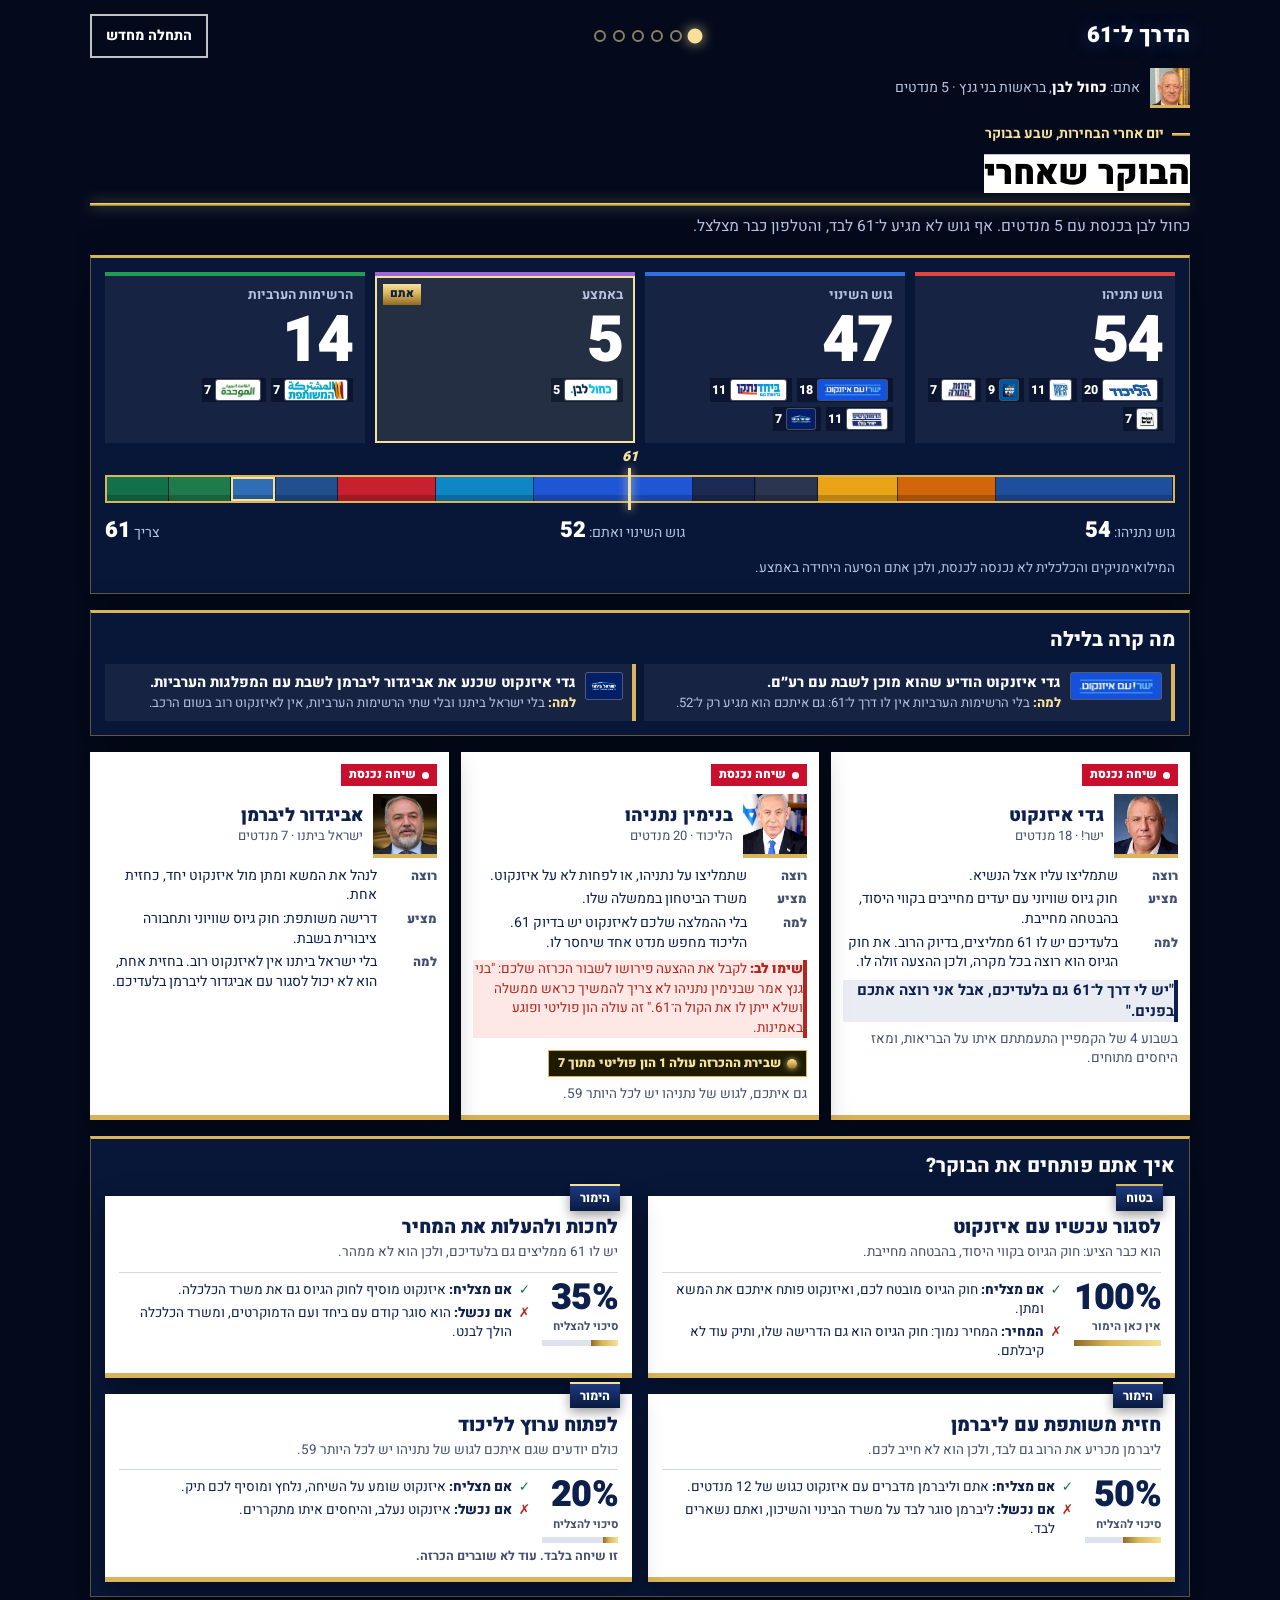
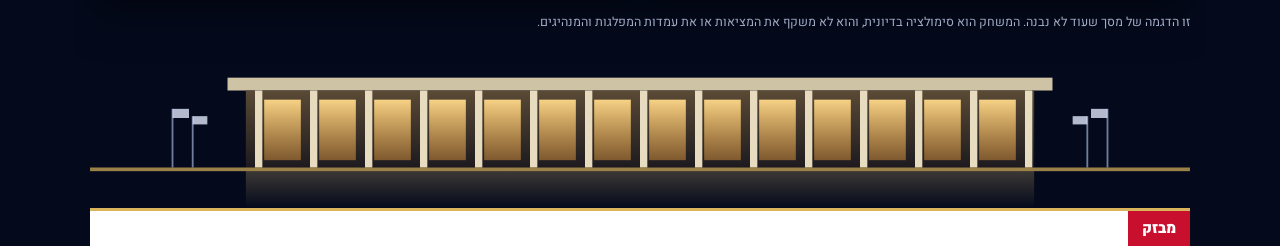
<file: prototypes/after-the-ballot.html>
<!doctype html><html><head><meta charset=utf8><meta name=viewport content="width=device-width,initial-scale=1,viewport-fit=cover"><style>:root{color-scheme:light;box-sizing:border-box;padding-top:env(safe-area-inset-top,0px);padding-bottom:env(safe-area-inset-bottom,0px)}html{scroll-padding-top:env(safe-area-inset-top,0px)}body{margin:0;padding:0;font:14px -apple-system,BlinkMacSystemFont,sans-serif;background:#fff;color:#000}img{max-width:100%}[hidden]:not([hidden=until-found i]){display:none!important}</style></head><body>
<title>אחרי הקלפי</title>
<meta name="claude:viewport-fit-sides" content="cover">
<link rel="preconnect" href="https://fonts.googleapis.com">
<link rel="preconnect" href="https://fonts.gstatic.com" crossorigin>
<link rel="stylesheet" href="https://fonts.googleapis.com/css2?family=Heebo:wght@400;500;700;800;900&display=swap">
<style>
/* Layout: a single night-sky news screen per scene. A white title plate on a gold rule, one big graphic
   (seats, the tally, the road to 61, the plenum), then one decision of 2-4 white option plates, each with
   its chance and what it gives on success and on failure. Tokens follow the approved negotiation demo (D-0026). */
:root {
  --night-0: #040a1c; --night-1: #0a1a3f; --night-2: #14306c; --navy-tab: #1d3a80;
  --panel: rgba(10, 26, 63, 0.84); --panel-line: rgba(217, 180, 90, 0.42);
  --paper: #ffffff; --paper-2: #e9ecf3; --paper-line: #c5cbd9; --navy: #0c1f4d; --navy-muted: #44506f;
  --text: #ffffff; --muted: #b7c3e0;
  --gold: #d9b45a; --gold-hi: #f6e19a; --gold-lo: #8f6a26;
  --gold-grad: linear-gradient(180deg, #f6e19a, #d9b45a 45%, #8f6a26);
  --gold-line: linear-gradient(90deg, #8f6a26, #d9b45a 28%, #f6e19a 58%, #d9b45a 84%, #8f6a26);
  --studio: #c8102e;
  --good: #3ddc97; --bad: #ff7a70; --abst: #9aa7c8;
  --good-ink: #0f7a4a; --bad-ink: #b3261e; --warn-ink: #8a5200;
  --f: 'Heebo', 'Arial Hebrew', 'Segoe UI', system-ui, sans-serif;
  color-scheme: dark;
}
html, body { margin: 0; background: var(--night-0); }
body { color: var(--text); font-family: var(--f); font-size: 15px; line-height: 1.45; direction: rtl; }
.sky { position: fixed; inset: 0; z-index: -1; pointer-events: none;
  background:
    radial-gradient(2px 2px at 12% 18%, rgba(255,255,255,.55), transparent 60%), radial-gradient(1.5px 1.5px at 78% 9%, rgba(255,255,255,.45), transparent 60%),
    radial-gradient(1.5px 1.5px at 44% 26%, rgba(255,255,255,.35), transparent 60%), radial-gradient(2px 2px at 91% 33%, rgba(255,255,255,.3), transparent 60%),
    radial-gradient(1.2px 1.2px at 30% 8%, rgba(255,255,255,.4), transparent 60%), radial-gradient(1.2px 1.2px at 62% 15%, rgba(255,255,255,.35), transparent 60%),
    radial-gradient(120% 60% at 50% 110%, rgba(64, 110, 210, 0.45), transparent 60%),
    linear-gradient(180deg, var(--night-0), var(--night-1) 55%, var(--night-2)); }
.app { padding-left: max(16px, env(safe-area-inset-left, 0px)); padding-right: max(16px, env(safe-area-inset-right, 0px)); padding-block: 14px 0; max-width: 1100px; margin: 0 auto; display: grid; grid-template-columns: minmax(0, 1fr); gap: 16px; overflow-x: clip; }
.app * { box-sizing: border-box; }
.app h1, .app h2, .app h3, .app p, .app ul, .app ol { margin: 0; padding: 0; }
.app ul, .app ol { list-style: none; }
:where(.app) button { font: inherit; color: inherit; cursor: pointer; }
.app button:focus-visible { outline: 3px solid var(--gold-hi); outline-offset: 2px; }
.app img { display: block; }

/* top strip: brand, scene dots, restart, and who you are */
.top { display: grid; gap: 10px; }
.topbar { display: flex; flex-wrap: wrap; align-items: center; justify-content: space-between; gap: 8px 10px; }
.brand { font-weight: 900; font-size: 22px; letter-spacing: .01em; text-shadow: 0 2px 18px rgba(80, 140, 255, 0.35); }
.dots { display: flex; gap: 7px; align-items: center; }
.dots i { width: 12px; height: 12px; border-radius: 50%; border: 2px solid rgba(246, 225, 154, .55); background: transparent; transition: background .3s, transform .3s; }
.dots i.done { background: rgba(246, 225, 154, .45); }
.dots i.cur { background: var(--gold-hi); border-color: var(--gold-hi); transform: scale(1.25); box-shadow: 0 0 10px rgba(246, 225, 154, .8); }
.me { display: flex; align-items: center; gap: 10px; font-size: 14px; color: var(--muted); }
.me b { color: var(--text); font-weight: 800; }

/* scene head: time beat, white plate, gold rule */
.scene { display: grid; gap: 16px; min-width: 0; animation: enter .55s cubic-bezier(.2,.8,.2,1) both; }
@keyframes enter { from { opacity: 0; transform: translateX(-40px); } }
.head { display: grid; gap: 10px; justify-items: start; }
.beat { display: inline-flex; align-items: center; gap: 8px; font-weight: 700; font-size: 14px; color: var(--gold-hi); }
.beat::before { content: ''; width: 18px; height: 3px; background: var(--gold-grad); }
.plate { position: relative; overflow: hidden; display: inline-block; background: var(--paper); color: #000; font-weight: 900; font-size: clamp(24px, 6vw, 34px); line-height: 1.15; padding: 4px 18px 6px; box-shadow: 0 8px 22px rgba(0,0,0,.45); animation: plate .55s cubic-bezier(.2,.8,.2,1) both; }
.plate::after { content: ''; position: absolute; inset: 0; background: linear-gradient(100deg, transparent 30%, rgba(246, 225, 154, 0.75) 48%, transparent 66%); transform: translateX(120%); animation: shine 2.4s .4s ease-in-out both; }
@keyframes plate { from { clip-path: inset(0 50%); } to { clip-path: inset(0 0); } }
@keyframes shine { to { transform: translateX(-120%); } }
.rule { width: 100%; height: 3px; background: var(--gold-grad); box-shadow: 0 0 14px rgba(246, 225, 154, 0.55); transform-origin: right; animation: grow .9s cubic-bezier(.2,.8,.2,1) both; }
@keyframes grow { from { transform: scaleX(0); } }
.lead { color: var(--muted); font-size: 15.5px; max-width: 68ch; }

/* panels */
.card { position: relative; background: var(--panel); border: 1px solid var(--panel-line); border-top: 3px solid var(--gold); padding: 14px; display: grid; gap: 12px; min-width: 0; box-shadow: 0 18px 40px rgba(0, 0, 0, 0.35); }
.card > h2, .q { font-weight: 800; font-size: 20px; line-height: 1.25; }
.card h3 { font-weight: 800; font-size: 16px; }
.note { font-size: 13.5px; color: var(--muted); }

/* photos and logos */
.ph { position: relative; flex: none; width: 64px; height: 64px; overflow: hidden; background: linear-gradient(180deg, #23458f, #0a1a3f); border-bottom: 4px solid var(--gold); }
.ph img { width: 100%; height: 100%; object-fit: cover; }
.ph.sm { width: 40px; height: 40px; border-bottom-width: 3px; }
.ph.lg { width: 84px; height: 84px; }
.logo { display: inline-grid; place-items: center; flex: none; height: 26px; width: calc(26px * var(--r, 1)); max-width: 92px; padding: 2px 4px; border-radius: 2px; box-shadow: 0 0 0 1px rgba(255,255,255,.25); }
.logo img { max-width: 100%; max-height: 100%; object-fit: contain; }
.logo.big { height: 48px; width: calc(48px * var(--r, 1)); max-width: 96px; padding: 4px 6px; }
.logo.sm { height: 20px; width: calc(20px * var(--r, 1)); max-width: 70px; padding: 1px 3px; }

/* scene 1: seats by bloc */
.blocs { display: grid; grid-template-columns: repeat(2, minmax(0, 1fr)); gap: 10px; }
@media (min-width: 860px) { .blocs { grid-template-columns: repeat(4, minmax(0, 1fr)); } }
.bloc { position: relative; display: grid; align-content: start; gap: 6px; padding: 10px 12px 12px; background: rgba(255,255,255,.06); border-top: 4px solid var(--bc); min-width: 0; animation: rise .55s cubic-bezier(.2,.8,.2,1) both; animation-delay: calc(var(--i) * 90ms); }
@keyframes rise { from { transform: translateY(16px); opacity: 0; } }
.bloc.is-me { background: rgba(246, 225, 154, .12); box-shadow: inset 0 0 0 2px var(--gold-hi); }
.bloc small { font-weight: 700; font-size: 13.5px; color: var(--muted); }
.bloc .big { font-weight: 900; font-size: clamp(46px, 13vw, 64px); line-height: .95; letter-spacing: -.02em; }
.bloc .tag-me { position: absolute; top: 8px; inset-inline-end: 8px; font-size: 11.5px; font-weight: 900; background: var(--gold-grad); color: var(--navy); padding: 2px 7px; }
.chips { display: flex; flex-wrap: wrap; gap: 5px; }
.pchip { display: inline-flex; align-items: center; gap: 5px; font-size: 12.5px; font-weight: 800; background: rgba(4,10,28,.5); padding: 2px 6px 2px 2px; }
.bar120 { position: relative; display: flex; height: 28px; border: 2px solid var(--gold); background: rgba(255,255,255,.08); margin-top: 20px; }
.bar120 span { height: 100%; box-shadow: inset 0 -6px 0 rgba(0,0,0,.2), inset -1px 0 0 rgba(4,10,28,.7); animation: growW .9s cubic-bezier(.2,.8,.2,1) both; transform-origin: right; }
.bar120 span.me { outline: 2px solid var(--gold-hi); outline-offset: -2px; }
.bar120 span.pend { opacity: .9; background-image: repeating-linear-gradient(45deg, rgba(255,255,255,.6) 0 4px, transparent 4px 9px); }
.bar120 span.you { background: transparent !important; outline: 3px dashed var(--gold-hi); outline-offset: -3px; animation: breathe 1.2s ease-in-out infinite alternate; }
@keyframes breathe { to { opacity: .55; } }
@keyframes growW { from { transform: scaleX(0); } }
.m61 { position: absolute; top: -9px; bottom: -9px; inset-inline-start: calc(61 / 120 * 100%); border-inline-start: 3px solid var(--gold-hi); box-shadow: 0 0 10px var(--gold-hi); }
.m61::before { content: '61'; position: absolute; top: -21px; inset-inline-start: -10px; font-weight: 900; font-size: 14px; color: var(--gold-hi); }
.barline { display: flex; flex-wrap: wrap; justify-content: space-between; gap: 4px 12px; font-size: 14px; color: var(--muted); }
.barline b { color: var(--text); font-weight: 900; font-size: 22px; }

/* rival moves: each with its reason */
.moves { display: grid; gap: 8px; }
@media (min-width: 860px) { .moves.two { grid-template-columns: 1fr 1fr; } }
.move { display: grid; grid-template-columns: auto 1fr; gap: 2px 10px; align-items: start; padding: 9px 10px; background: rgba(255,255,255,.06); border-inline-start: 4px solid var(--gold); animation: sweep .5s cubic-bezier(.2,.8,.2,1) both; animation-delay: calc(var(--i, 0) * 110ms); }
@keyframes sweep { from { transform: translateX(-50px); opacity: 0; } }
.move .logo, .move .ph { grid-row: span 2; }
.move b { font-weight: 800; font-size: 14.5px; line-height: 1.35; }
.move small { color: var(--muted); font-size: 13px; line-height: 1.4; }
.move small::before { content: 'למה: '; font-weight: 800; color: var(--gold-hi); }

/* calls */
.calls { display: grid; gap: 12px; }
@media (min-width: 860px) { .calls { grid-template-columns: repeat(3, minmax(0, 1fr)); } }
.call { display: grid; gap: 8px; align-content: start; background: var(--paper); color: var(--navy); padding: 12px; border-bottom: 5px solid var(--gold); box-shadow: 0 10px 26px rgba(0,0,0,.42); min-width: 0; animation: rise .55s cubic-bezier(.2,.8,.2,1) both; animation-delay: calc(var(--i) * 120ms + 200ms); }
.call-h { display: flex; gap: 10px; align-items: center; }
.call-h .who { display: grid; gap: 1px; min-width: 0; }
.call-h b { font-weight: 900; font-size: 18px; line-height: 1.15; }
.call-h small { color: var(--navy-muted); font-size: 13px; }
.ring { display: inline-flex; align-items: center; gap: 6px; justify-self: start; background: var(--studio); color: #fff; font-weight: 900; font-size: 12px; padding: 2px 8px; }
.ring::before { content: ''; width: 7px; height: 7px; border-radius: 50%; background: #fff; animation: pulse 1.2s ease-in-out infinite; }
@keyframes pulse { 50% { opacity: .2; } }
.kv { display: grid; gap: 4px; font-size: 14px; line-height: 1.4; }
.kv div { display: grid; grid-template-columns: 52px 1fr; gap: 8px; }
.kv dt, .kv .k { font-weight: 900; color: var(--navy-muted); font-size: 12.5px; padding-top: 2px; }
.quote { font-weight: 700; font-size: 15px; line-height: 1.4; padding: 6px 10px; background: var(--paper-2); border-inline-start: 4px solid var(--navy); }
.warn { font-size: 13.5px; line-height: 1.45; padding: 8px 10px; background: #fde8e6; color: var(--bad-ink); border-inline-start: 4px solid var(--bad-ink); }
.warn b { font-weight: 900; }

/* options: white plates with chance and outcomes */
.opts { display: grid; gap: 16px; padding-top: 6px; }
@media (min-width: 860px) { .opts { grid-template-columns: repeat(2, minmax(0, 1fr)); } .opts.three { grid-template-columns: repeat(3, minmax(0, 1fr)); } }
.opt { position: relative; width: 100%; display: grid; gap: 4px; align-content: start; text-align: start; padding: 20px 14px 12px; background: var(--paper); color: var(--navy); border: 0; border-bottom: 5px solid var(--gold); box-shadow: 0 10px 26px rgba(0,0,0,.42); transition: transform .2s, box-shadow .2s, opacity .3s; animation: sweep .5s cubic-bezier(.2,.8,.2,1) both; animation-delay: calc(var(--i, 0) * 100ms); min-width: 0; }
.opt:hover:not(:disabled) { transform: translateY(-3px); box-shadow: 0 14px 30px rgba(0,0,0,.5), 0 0 0 2px var(--gold-hi); }
.opt:disabled { cursor: default; }
.opt.is-off { opacity: .42; }
.opt.is-on { box-shadow: 0 0 0 3px var(--gold-hi), 0 12px 28px rgba(0,0,0,.5); }
.cat { position: absolute; top: -12px; inset-inline-start: 12px; background: linear-gradient(180deg, var(--navy-tab), var(--night-1)); color: #fff; font-weight: 800; font-size: 12.5px; line-height: 1; padding: 6px 10px; border-top: 2px solid var(--gold); box-shadow: 0 4px 12px rgba(0,0,0,.4); }
.cat.risk { border-top-color: var(--gold-hi); }
.cat.break { background: var(--studio); border-top-color: #fff; }
.opt-t { font-weight: 900; font-size: 19px; line-height: 1.2; }
.opt-s { color: var(--navy-muted); font-size: 13.5px; line-height: 1.4; }
.odds { display: grid; grid-template-columns: auto minmax(0, 1fr); gap: 12px; align-items: start; margin-top: 6px; padding-top: 8px; border-top: 1px solid #d3d9e6; }
.chance { display: grid; gap: 4px; min-width: 76px; }
.chance b { font-weight: 900; font-size: 36px; line-height: .95; letter-spacing: -.02em; }
.chance small { font-weight: 700; font-size: 11.5px; color: var(--navy-muted); }
.meter { display: block; height: 6px; background: #dde2ee; overflow: hidden; }
.meter i { display: block; height: 100%; width: calc(var(--c) * 100%); background: linear-gradient(90deg, #8f6a26, #d9b45a 40%, #f6e19a); animation: growW .9s cubic-bezier(.2,.8,.2,1) both; transform-origin: right; }
.vals { display: grid; gap: 4px; font-size: 13.5px; line-height: 1.4; min-width: 0; }
.vals span { display: block; padding-inline-start: 18px; position: relative; }
.vals span::before { position: absolute; inset-inline-start: 0; top: 0; font-weight: 900; }
.v-win::before { content: '✓'; color: var(--good-ink); }
.v-lose::before { content: '✗'; color: var(--bad-ink); }
.vals em { font-style: normal; font-weight: 800; }
.chip { justify-self: start; display: inline-flex; align-items: center; gap: 6px; margin-top: 4px; font-size: 12.5px; font-weight: 900; padding: 3px 9px; background: #1d1a00; color: var(--gold-hi); border: 1px solid var(--gold); }
.chip::before { content: ''; width: 10px; height: 10px; border-radius: 50%; background: var(--gold-grad); box-shadow: 0 0 6px rgba(246,225,154,.8); }
.opt-note { font-size: 12.5px; font-weight: 700; color: var(--navy-muted); }

/* the result of a move: a news flash */
.flash { display: grid; gap: 10px; padding: 0 0 14px; background: var(--paper); color: var(--navy); box-shadow: 0 12px 30px rgba(0,0,0,.5); animation: wipe .5s cubic-bezier(.2,.8,.2,1) both; scroll-margin-top: 12px; }
@keyframes wipe { from { clip-path: inset(0 0 0 100%); } to { clip-path: inset(0 0 0 0); } }
.flash-band { display: flex; flex-wrap: wrap; align-items: center; gap: 8px 10px; padding: 10px 12px; color: #fff; background: linear-gradient(90deg, var(--night-2), var(--night-1)); border-inline-start: 6px solid var(--gold); }
.flash.bad .flash-band { border-inline-start-color: var(--studio); }
.flash.good .flash-band { border-inline-start-color: var(--good); }
.flash-band b { font-weight: 900; font-size: 19px; line-height: 1.25; }
.tag { display: inline-flex; align-items: center; gap: 6px; padding: 3px 10px; background: var(--studio); color: #fff; font-weight: 900; font-size: 13px; }
.tag::before { content: ''; width: 7px; height: 7px; border-radius: 50%; background: #fff; animation: pulse 1.3s ease-in-out infinite; }
.flash > p, .flash > .items, .flash > .go, .flash > .kv { margin-inline: 14px; }
.say { font-weight: 700; font-size: 17px; line-height: 1.4; }
.why { font-size: 14.5px; line-height: 1.5; padding: 8px 10px; background: var(--paper-2); }
.why b { display: block; font-size: 12.5px; color: var(--navy-muted); }
.go { display: flex; flex-wrap: wrap; gap: 8px; align-items: center; }
.btn { min-height: 48px; padding: 8px 20px; border: 2px solid rgba(255,255,255,.75); background: transparent; color: var(--text); font-weight: 800; font-size: 15.5px; }
.btn-primary { position: relative; overflow: hidden; background: var(--gold-grad); color: var(--navy); border-color: var(--gold-hi); box-shadow: 0 0 18px rgba(246, 225, 154, 0.35); }
.btn-sm { min-height: 44px; padding: 6px 14px; font-size: 14px; }
.btn:disabled { opacity: .45; cursor: not-allowed; box-shadow: none; }
.flash .btn:not(.btn-primary) { color: var(--navy); border-color: var(--navy); }
.items { display: grid; gap: 6px; }
.items li { display: flex; flex-wrap: wrap; gap: 2px 8px; align-items: baseline; font-size: 14.5px; font-weight: 700; padding: 6px 10px; background: var(--paper-2); color: var(--navy); border-inline-start: 4px solid var(--gold); }
.items li.soft { border-inline-start-style: dashed; }
.items li small { font-weight: 600; color: var(--navy-muted); font-size: 12.5px; }

/* scene 2: the offers and the tally */
.offers { display: grid; gap: 10px; }
@media (min-width: 860px) { .offers { grid-template-columns: 1fr 1fr; } }
.offer { display: flex; gap: 12px; align-items: flex-start; background: var(--paper); color: var(--navy); padding: 10px 12px; border-bottom: 4px solid var(--gold); min-width: 0; }
.offer-b { display: grid; gap: 4px; justify-items: start; min-width: 0; }
.offer-b > span:not(.tier) { font-weight: 700; font-size: 15px; line-height: 1.35; }
.offer b { font-weight: 900; font-size: 16.5px; }
.offer .tier { justify-self: start; font-size: 12px; font-weight: 900; padding: 2px 8px; background: var(--navy); color: #fff; }
.offer .tier.sen { background: var(--studio); }
.offer .tier.cl { background: var(--good-ink); }
.offer small { color: var(--navy-muted); font-size: 13px; line-height: 1.4; }
.race { display: grid; gap: 10px; }
.rrow { display: grid; grid-template-columns: auto 1fr auto; gap: 10px; align-items: center; }
.rrow .nm { font-weight: 800; font-size: 14.5px; min-width: 0; }
.rbar { position: relative; height: 22px; background: rgba(255,255,255,.08); border: 2px solid rgba(217,180,90,.7); }
.rbar i { position: absolute; inset-block: 0; inset-inline-start: 0; width: calc(var(--n) / 120 * 100%); background: var(--rc); transition: width .35s cubic-bezier(.2,.8,.2,1); }
.rbar .m61 { top: -5px; bottom: -5px; }
.rbar .m61::before { display: none; }
.rnum { font-weight: 900; font-size: 30px; line-height: 1; min-width: 2ch; text-align: end; }
.reclist { display: grid; gap: 6px; }
@media (min-width: 860px) { .reclist { grid-template-columns: 1fr 1fr; } }
.rec { display: grid; grid-template-columns: auto 1fr auto; gap: 2px 10px; align-items: center; padding: 7px 10px; background: rgba(255,255,255,.06); border-inline-start: 4px solid var(--rc); animation: sweep .4s cubic-bezier(.2,.8,.2,1) both; }
.rec b { font-weight: 800; font-size: 14px; }
.rec small { grid-column: 2 / 4; color: var(--muted); font-size: 12.5px; line-height: 1.35; }
.rec .to { font-weight: 900; font-size: 13px; padding: 2px 8px; background: var(--rc); color: #fff; white-space: nowrap; }
.rec.is-me { background: rgba(246, 225, 154, .12); }
.verdict { font-weight: 800; font-size: 17px; line-height: 1.45; padding: 10px 12px; background: rgba(246, 225, 154, .12); border-inline-start: 5px solid var(--gold-hi); }

/* scene 3: Eisenkot's road and the asks */
.talk { display: grid; grid-template-columns: auto 1fr; gap: 6px 12px; align-items: start; background: var(--paper); color: var(--navy); padding: 12px; border-bottom: 5px solid var(--gold); }
.talk .ph { grid-row: span 2; }
.talk .say { font-size: 17px; }
.legend { display: flex; flex-wrap: wrap; gap: 6px 14px; font-size: 12.5px; color: var(--muted); }
.legend span { display: inline-flex; align-items: center; gap: 6px; }
.legend i { width: 14px; height: 10px; display: inline-block; }
.legend .l-in { background: linear-gradient(90deg, #1e56d6 50%, #c8202e 50%); }
.legend .l-pend { background: repeating-linear-gradient(45deg, rgba(255,255,255,.75) 0 3px, #2b5fb0 3px 6px); }
.legend .l-you { outline: 2px dashed var(--gold-hi); outline-offset: -2px; }
.whyyou { display: grid; gap: 6px; font-size: 14.5px; line-height: 1.5; }
.whyyou p { padding-inline-start: 12px; border-inline-start: 3px solid var(--gold); }
.whyyou b { font-weight: 800; }
.tiles { display: grid; grid-template-columns: repeat(auto-fill, minmax(min(100%, 148px), 1fr)); gap: 8px; }
@media (min-width: 860px) { .tiles { grid-template-columns: repeat(auto-fill, minmax(210px, 1fr)); } }
.tile { display: grid; gap: 3px; align-content: start; justify-items: start; text-align: start; min-height: 64px; padding: 9px 10px; min-width: 0; background: var(--paper); color: var(--navy); border: 0; border-bottom: 4px solid var(--gold); transition: transform .2s, box-shadow .2s; }
.tile b { font-weight: 800; font-size: 14.5px; line-height: 1.3; }
.tile small { color: var(--navy-muted); font-size: 12.5px; line-height: 1.35; }
.tile .kind { justify-self: start; font-size: 11.5px; font-weight: 900; padding: 1px 7px; background: var(--paper-2); }
.tile[aria-pressed="true"] { background: #fff7dc; box-shadow: 0 0 0 3px var(--gold-hi), 0 8px 18px rgba(0,0,0,.35); transform: translateY(-2px); }
.tile[aria-pressed="true"] .kind { background: var(--gold-grad); }
.tile:disabled { opacity: .5; cursor: not-allowed; }
.picked { font-size: 13.5px; color: var(--muted); }
.picked b { color: var(--gold-hi); }

/* scene 5: the plenum */
.plenum { display: grid; gap: 10px; justify-items: center; }
.hemi { width: 100%; max-width: 560px; height: auto; display: block; }
.hemi circle { fill: rgba(255,255,255,.08); stroke: rgba(183,195,224,.45); stroke-width: 1; transition: fill .25s, stroke .25s; }
.hemi circle.for { fill: var(--good); stroke: #fff; }
.hemi circle.against { fill: var(--bad); stroke: #fff; }
.hemi circle.abstain { fill: var(--abst); stroke: #fff; }
.hemi circle.wait { fill: var(--gold-hi); stroke: #fff; animation: blink .7s ease-in-out infinite; }
@keyframes blink { 50% { opacity: .25; } }
.hemi text { fill: var(--gold-hi); font-family: var(--f); font-weight: 900; font-size: 15px; }
.count { display: grid; grid-template-columns: repeat(3, minmax(0, 1fr)); gap: 8px; width: 100%; max-width: 560px; }
.count div { display: grid; justify-items: center; gap: 0; padding: 6px 4px; background: rgba(255,255,255,.06); border-top: 4px solid var(--cc); }
.count small { font-weight: 800; font-size: 13px; color: var(--muted); }
.count b { font-weight: 900; font-size: clamp(40px, 12vw, 60px); line-height: 1; letter-spacing: -.02em; }
.now { min-height: 1.5em; font-size: 14px; color: var(--muted); text-align: center; }
.now b { color: var(--text); }

/* scene 6: the government */
.posts { display: grid; grid-template-columns: repeat(auto-fill, minmax(min(100%, 150px), 1fr)); gap: 8px; }
.post { display: grid; gap: 6px; align-content: start; padding: 10px; min-height: 84px; background: var(--paper); color: var(--navy); border-bottom: 4px solid var(--pc, var(--gold)); animation: flip .55s ease both; animation-delay: calc(var(--i) * 50ms); }
@keyframes flip { from { transform: rotateX(90deg); opacity: 0; } }
.post b { font-weight: 800; font-size: 14.5px; line-height: 1.25; }
.post small { font-size: 12.5px; color: var(--navy-muted); display: flex; align-items: center; gap: 6px; }
.post.is-me { background: #fff7dc; box-shadow: 0 0 0 3px var(--gold-hi); }
.ledger { display: grid; gap: 6px; }
.ledger li { display: grid; grid-template-columns: auto 1fr; gap: 2px 10px; align-items: start; padding: 8px 10px; background: var(--paper); color: var(--navy); border-inline-start: 6px solid var(--lc); }
.ledger .mk { grid-row: span 2; font-weight: 900; font-size: 13px; padding: 2px 8px; color: #fff; background: var(--lc); white-space: nowrap; }
.ledger b { font-weight: 800; font-size: 14.5px; line-height: 1.35; }
.ledger small { color: var(--navy-muted); font-size: 13px; line-height: 1.4; }
.ledger .ok { --lc: var(--good-ink); } .ledger .half { --lc: var(--warn-ink); } .ledger .no { --lc: var(--bad-ink); }
.stat { display: grid; grid-template-columns: repeat(auto-fit, minmax(min(100%, 200px), 1fr)); gap: 8px; }
.stat div { display: grid; gap: 2px; padding: 10px 12px; background: rgba(255,255,255,.06); border-top: 4px solid var(--gold); }
.stat small { color: var(--muted); font-weight: 700; font-size: 13px; }
.stat b { font-weight: 900; font-size: 24px; line-height: 1.15; }
.life { font-size: 15px; line-height: 1.5; padding: 10px 12px; background: rgba(200, 16, 46, .16); border-inline-start: 6px solid var(--studio); }

/* bottom: footer line, Knesset, ticker */
.foot { font-size: 12.5px; color: var(--muted); line-height: 1.5; }
.bottom { min-width: 0; }
.knesset { display: block; width: 100%; max-width: 100%; height: auto; margin-top: 4px; }
.ticker { position: relative; overflow: hidden; background: var(--paper); color: var(--navy); border-top: 3px solid var(--gold); display: flex; align-items: stretch; min-height: 38px; }
.ticker b { flex: none; display: inline-flex; align-items: center; background: var(--studio); color: #fff; font-weight: 900; padding: 6px 14px; z-index: 1; }
.ticker .crawl { flex: 1; min-width: 0; overflow: hidden; display: flex; align-items: center; }
.ticker .crawl span { white-space: nowrap; font-weight: 700; font-size: 14px; padding-inline-start: 100%; animation: crawl 34s linear infinite; }
@keyframes crawl { to { transform: translateX(100%); } }
.wipe { position: fixed; inset: 0; z-index: 50; pointer-events: none; background: linear-gradient(90deg, transparent, var(--night-2) 20%, var(--night-1) 80%, transparent); border-inline: 6px solid var(--gold); transform: translateX(108%); }
.wipe.run { animation: wipeX .7s cubic-bezier(.6,0,.3,1) both; }
@keyframes wipeX { 0% { transform: translateX(-108%); } 45%, 55% { transform: translateX(0); } 100% { transform: translateX(108%); } }
.sr { position: absolute; width: 1px; height: 1px; overflow: hidden; clip: rect(0 0 0 0); white-space: nowrap; }
@media (prefers-reduced-motion: reduce) { .app *, .app *::before, .app *::after, .wipe { animation-duration: 0.01ms !important; animation-iteration-count: 1 !important; transition-duration: 0.01ms !important; } .ticker .crawl span { padding-inline-start: 0; } }
</style>

<div class="sky" aria-hidden="true"></div>
<div class="wipe" id="wipe" aria-hidden="true"></div>
<main class="app" id="app" dir="rtl" lang="he">
  <header class="top">
    <div class="topbar">
      <span class="brand">הדרך ל־61</span>
      <div class="dots" id="dots" role="img"></div>
      <button type="button" class="btn btn-sm" data-act="restart">התחלה מחדש</button>
    </div>
    <div class="me" id="me"></div>
  </header>
  <section class="scene" id="scene" aria-live="polite"></section>
  <p class="foot">זו הדגמה של מסך שעוד לא נבנה. המשחק הוא סימולציה בדיונית, והוא לא משקף את המציאות או את עמדות המפלגות והמנהיגים.</p>
  <div class="bottom">
    <svg class="knesset" viewBox="0 0 1200 170" preserveAspectRatio="xMidYMax meet" aria-hidden="true">
      <defs>
        <linearGradient id="kn-wall" x1="0" y1="0" x2="0" y2="1"><stop offset="0" stop-color="#5a4a35"/><stop offset="1" stop-color="#1d1a1f"/></linearGradient>
        <linearGradient id="kn-glow" x1="0" y1="0" x2="0" y2="1"><stop offset="0" stop-color="#ffd98a" stop-opacity=".95"/><stop offset="1" stop-color="#c98a3a" stop-opacity=".55"/></linearGradient>
        <linearGradient id="kn-refl" x1="0" y1="0" x2="0" y2="1"><stop offset="0" stop-color="#ffd98a" stop-opacity=".22"/><stop offset="1" stop-color="#ffd98a" stop-opacity="0"/></linearGradient>
      </defs>
      <rect x="150" y="28" width="900" height="14" fill="#cfc3a6"/>
      <rect x="170" y="42" width="860" height="84" fill="url(#kn-wall)"/>
      <g fill="url(#kn-glow)">
        <rect x="190" y="52" width="40" height="66"/><rect x="250" y="52" width="40" height="66"/><rect x="310" y="52" width="40" height="66"/><rect x="370" y="52" width="40" height="66"/><rect x="430" y="52" width="40" height="66"/><rect x="490" y="52" width="40" height="66"/><rect x="550" y="52" width="40" height="66"/><rect x="610" y="52" width="40" height="66"/><rect x="670" y="52" width="40" height="66"/><rect x="730" y="52" width="40" height="66"/><rect x="790" y="52" width="40" height="66"/><rect x="850" y="52" width="40" height="66"/><rect x="910" y="52" width="40" height="66"/><rect x="970" y="52" width="40" height="66"/>
      </g>
      <g fill="#e8dcc0"><rect x="180" y="42" width="8" height="84"/><rect x="240" y="42" width="8" height="84"/><rect x="300" y="42" width="8" height="84"/><rect x="360" y="42" width="8" height="84"/><rect x="420" y="42" width="8" height="84"/><rect x="480" y="42" width="8" height="84"/><rect x="540" y="42" width="8" height="84"/><rect x="600" y="42" width="8" height="84"/><rect x="660" y="42" width="8" height="84"/><rect x="720" y="42" width="8" height="84"/><rect x="780" y="42" width="8" height="84"/><rect x="840" y="42" width="8" height="84"/><rect x="900" y="42" width="8" height="84"/><rect x="960" y="42" width="8" height="84"/><rect x="1020" y="42" width="8" height="84"/></g>
      <rect x="0" y="126" width="1200" height="4" fill="#d9b45a" opacity=".7"/>
      <rect x="170" y="130" width="860" height="40" fill="url(#kn-refl)"/>
      <g stroke="#9fb0d6" stroke-width="2" opacity=".7"><line x1="90" y1="126" x2="90" y2="62"/><line x1="112" y1="126" x2="112" y2="70"/><line x1="1088" y1="126" x2="1088" y2="70"/><line x1="1110" y1="126" x2="1110" y2="62"/></g>
      <g fill="#dfe7fb" opacity=".8"><path d="M90 62h18v10H90z"/><path d="M112 70h16v9h-16z"/><path d="M1088 70h-16v9h16z"/><path d="M1110 62h-18v10h18z"/></g>
    </svg>
    <div class="ticker" aria-hidden="true"><b>מבזק</b><div class="crawl"><span id="tick"></span></div></div>
  </div>
</main>

<script>
(() => {
// Data: one engine run of 2026 as כחול לבן (seed 56, mixed campaign), dumped from the game's coalition engine,
// with the photos and symbols of the game's data files. Everything the scenes add on top is the demo's story.
const D = {"me":"2026-14","parties":{"2026-02":{"name":"הליכוד","leader":"בנימין נתניהו","seats":20,"camp":"netanyahu","color":"#1f4e9c","logo":{"src":"[data-uri]","bg":"#ffffff","ratio":2.687}},"2026-01":{"name":"ישר!","leader":"גדי איזנקוט","seats":18,"camp":"change","color":"#1e56d6","logo":{"src":"[data-uri]","bg":"#1451dd","ratio":3.462}},"2026-03":{"name":"ביחד","leader":"נפתלי בנט","seats":11,"camp":"change","color":"#0f86c4","logo":{"src":"[data-uri]","bg":"#ffffff","ratio":2.742}},"2026-04":{"name":"הדמוקרטים","leader":"יאיר גולן","seats":11,"camp":"change","color":"#c8202e","logo":{"src":"[data-uri]","bg":"#ffffff","ratio":2.007}},"2026-10":{"name":"הציונות הדתית וזהות","leader":"בצלאל סמוטריץ'","seats":11,"camp":"netanyahu","color":"#d1650a","logo":{"src":"[data-uri]","bg":"#ffffff","ratio":1.06}},"2026-06":{"name":"עוצמה יהודית","leader":"איתמר בן גביר","seats":9,"camp":"netanyahu","color":"#e8a317","logo":{"src":"[data-uri]","bg":"#00569b","ratio":0.913}},"2026-05":{"name":"הרשימה המשותפת","leader":"יוסף ג'בארין","seats":7,"camp":"arab","color":"#1f7a4c","logo":{"src":"[data-uri]","bg":"#ffffff","ratio":3.077}},"2026-07":{"name":"ישראל ביתנו","leader":"אביגדור ליברמן","seats":7,"camp":"change","color":"#22508f","logo":{"src":"[data-uri]","bg":"#041e68","ratio":1.393}},"2026-08":{"name":"יהדות התורה","leader":"יעקב אשר","seats":7,"camp":"netanyahu","color":"#2b3550","logo":{"src":"[data-uri]","bg":"#ffffff","ratio":1.633}},"2026-09":{"name":"ש״ס","leader":"אריה דרעי","seats":7,"camp":"netanyahu","color":"#1b2a55","logo":{"src":"[data-uri]","bg":"#f6f7f9","ratio":1.02}},"2026-11":{"name":"רע״ם","leader":"מנסור עבאס","seats":7,"camp":"arab","color":"#13704a","logo":{"src":"[data-uri]","bg":"#ffffff","ratio":2.213}},"2026-14":{"name":"כחול לבן","leader":"בני גנץ","seats":5,"camp":"swing","color":"#2f6db5","logo":{"src":"[data-uri]","bg":"#ffffff","ratio":2.621}}},"photos":{"2026-01":"[data-uri]","2026-02":"[data-uri]","2026-07":"[data-uri]","2026-14":"[data-uri]","2026-11":"[data-uri]","2026-03":"[data-uri]","2026-04":"[data-uri]","2026-05":"[data-uri]"},"capital":7,"walls":{"W26-01-A":"גדי איזנקוט שלל רוטציה עם בנימין נתניהו ואמר שהוא אינו כשיר להוביל.","W26-01-B":"גדי איזנקוט אמר שמנסור עבאס לא יהיה חלק מהממשלה הבאה שלו.","W26-03-A":"נפתלי בנט אמר שבנימין נתניהו אחראי אישית לטבח 7 באוקטובר ושלא ישב איתו בשום הרכב.","W26-04-A":"הדמוקרטים שללו כל תפקיד בממשלה לבנימין נתניהו.","W26-05-A":"הרשימה המשותפת הודיעה שתתמוך מבחוץ בממשלה שתחליף את בנימין נתניהו, בלי צ׳ק פתוח.","W26-05-B":"הרשימה המשותפת הודיעה שתתמוך רק בממשלה שתחליף את בנימין נתניהו.","W26-07-A":"אביגדור ליברמן הצהיר שלא ישב עם בנימין נתניהו בשום מצב.","W26-07-B":"אביגדור ליברמן הצהיר שיקים קואליציה של מפלגות ציוניות בלבד, בלי רע״ם, הרשימה המשותפת, ש״ס ויהדות התורה.","W26-08-A":"יהדות התורה הודיעה שלא תיכנס לממשלה שלא תעביר בפועל חוק שמסדיר את מעמד לומדי הישיבות.","W26-09-A":"ש״ס הודיעה שלא תהיה ממשלה בתמיכתה או בהשתתפותה בלי הסדרת מעמד לומדי הישיבות.","W26-14-A":"בני גנץ אמר שבנימין נתניהו לא צריך להמשיך כראש ממשלה ושלא ייתן לו את הקול ה־61.","W26-14-B":"בני גנץ אמר שהמפלגות החרדיות לא יכולות להיות בממשלה הבאה, כי לא יסכימו לחוק גיוס הוגן."},"pledge":{"week":1,"topic":"health","target":"2026-01","textHe":"״תמיכה בלתי צפויה״ הוא בדיוק הסיבה לדבר על בריאות: מדינה שכל שבוע עסוקה בדרמה חדשה לא בונה בית חולים. נדרוש תקציב בריאות רב־שנתי מעוגן בחוק."},"debate":{"week":4,"kind":"attack","topic":"health","target":"2026-01","textHe":"עימות מול ישר! בנושא בריאות: ידכם על העליונה"},"board":["ישר! שברה הכרזה ומוכנה לשבת עם רע״ם","ישר! שכנעה את ישראל ביתנו לשבת עם המפלגות הערביות"],"recs":{"2026-02":"2026-02","2026-01":"2026-01","2026-03":"2026-01","2026-04":"2026-01","2026-10":"2026-02","2026-06":"2026-02","2026-05":"2026-01","2026-07":"2026-01","2026-08":"2026-02","2026-09":"2026-02","2026-11":"2026-01","2026-14":"2026-01"},"tally":{"withMe":[{"candidateId":"2026-01","seats":66,"factions":["2026-01","2026-03","2026-04","2026-05","2026-07","2026-11","2026-14"]},{"candidateId":"2026-02","seats":54,"factions":["2026-02","2026-10","2026-06","2026-08","2026-09"]}],"none":[{"candidateId":"2026-01","seats":61,"factions":["2026-01","2026-03","2026-04","2026-05","2026-07","2026-11"]},{"candidateId":"2026-02","seats":54,"factions":["2026-02","2026-10","2026-06","2026-08","2026-09"]}]},"ap1":{"id":"AP1","round":1,"fromId":"2026-01","toId":"2026-14","promise":{"kind":"clause","clauseId":"CL-DRAFT"},"accepted":null,"replyHe":"גדי איזנקוט: \"יש לי דרך ל־61 גם בלעדיכם, אבל אני רוצה אתכם בפנים. המליצו עליי אצל הנשיא. בממשלה שלי תקבלו סעיף בקווי היסוד: חוק גיוס שוויוני עם יעדים מחייבים. ההבטחה מחייבת.\""},"bestEWithMeBefore":52,"likudWithMe":59,"wallPrice":{"capital":1,"stability":4},"plan":{"headId":"2026-01","members":["2026-01","2026-03","2026-04","2026-05","2026-07","2026-11","2026-14"],"seats":66},"ministers":[{"post":"MIN-DEF","party":"2026-01"},{"post":"MIN-FOR","party":"2026-01"},{"post":"MIN-FIN","party":"2026-01"},{"post":"MIN-JUS","party":"2026-01"},{"post":"MIN-EDU","party":"2026-01"},{"post":"MIN-INT","party":"2026-01"},{"post":"MIN-ECO","party":"2026-03"},{"post":"MIN-COM","party":"2026-03"},{"post":"MIN-POL","party":"2026-04"},{"post":"MIN-TRA","party":"2026-04"},{"post":"MIN-HOU","party":"2026-07"}],"lifespan":"הממשלה נשענת על הרשימה המשותפת ורע״ם. ממשלה כזו לא יציבה, וצפוי שתחזיק לכל היותר כמה חודשים עד שנה.","posts":{"MIN-DEF":{"name":"משרד הביטחון","tier":"senior"},"MIN-FOR":{"name":"משרד החוץ","tier":"senior"},"MIN-FIN":{"name":"משרד האוצר","tier":"senior"},"MIN-JUS":{"name":"משרד המשפטים","tier":"senior"},"MIN-EDU":{"name":"משרד החינוך","tier":"mid"},"MIN-POL":{"name":"המשרד לביטחון לאומי","tier":"mid"},"MIN-TRA":{"name":"משרד התחבורה","tier":"mid"},"MIN-ECO":{"name":"משרד הכלכלה","tier":"mid"},"MIN-INT":{"name":"משרד הפנים","tier":"mid"},"MIN-HOU":{"name":"משרד הבינוי והשיכון","tier":"mid"},"MIN-COM":{"name":"משרד התקשורת","tier":"junior"}},"postOrder":["MIN-DEF","MIN-FOR","MIN-FIN","MIN-JUS","MIN-EDU","MIN-POL","MIN-TRA","MIN-ECO","MIN-INT","MIN-HOU","MIN-COM"],"clauses":{"CL-YESHIVA":{"text":"עיגון מעמד לומדי התורה בחוק הגיוס","soft":"ועדה משותפת לנוסח חוק הגיוס"},"CL-DRAFT":{"text":"חוק גיוס שוויוני עם יעדים מחייבים","soft":"יעדי גיוס הדרגתיים בלי סנקציות"},"CL-STATUSQUO":{"text":"שמירת הסטטוס קוו בענייני דת ומדינה","soft":"שינויים בדת ומדינה רק בהסכמת כל השותפות"},"CL-CIVIL":{"text":"תחבורה ציבורית בשבת וברית זוגיות אזרחית","soft":"פיילוט מקומי לתחבורה בשבת"},"CL-OVERRIDE":{"text":"חקיקת פסקת התגברות על בג״ץ","soft":"ועדה לבחינת היחסים בין הרשויות"},"CL-COURT":{"text":"שמירה על סמכויות בית המשפט העליון","soft":"שינויים במערכת המשפט רק בהסכמה רחבה"},"CL-TERMS":{"text":"הגבלת כהונת ראש הממשלה","soft":"דיון בהגבלת כהונה בוועדת החוקה"},"CL-BUDGET100":{"text":"העברת תקציב המדינה בתוך מאה ימים","soft":"תקציב בתוך חצי שנה"},"CL-ARAB":{"text":"תוכנית חומש ותקציב למאבק בפשיעה בחברה הערבית","soft":"תוכנית נגד הפשיעה בלי תקציב קבוע בחוק"},"CL-POLITICAL":{"text":"חידוש המגעים המדיניים מול הפלסטינים","soft":"הקפאת צעדים חד־צדדיים"},"CL-SETTLE":{"text":"חיזוק ההתיישבות והגדלת תקציב הביטחון","soft":"תוספת לתקציב הביטחון בלבד"},"CL-COST":{"text":"תוכנית חירום ליוקר המחיה ולדיור","soft":"צוות שרים ליוקר המחיה"},"CL-HEALTH":{"text":"תוספת קבועה לתקציב מערכת הבריאות","soft":"תוספת חד־פעמית לבריאות"}},"notIn":["2026-12","2026-13"],"names0":{"2026-01":"ישר!","2026-02":"הליכוד","2026-03":"ביחד","2026-04":"הדמוקרטים","2026-05":"הרשימה המשותפת","2026-06":"עוצמה יהודית","2026-07":"ישראל ביתנו","2026-08":"יהדות התורה","2026-09":"ש״ס","2026-10":"הציונות הדתית וזהות","2026-11":"רע״ם","2026-12":"המילואימניקים והכלכלית","2026-13":"עמך ישראל","2026-14":"כחול לבן"}};
const ME = D.me, E = '2026-01', LIK = '2026-02', BEN = '2026-03', GOL = '2026-04', JL = '2026-05', OTZ = '2026-06', YB = '2026-07', UTJ = '2026-08', SHAS = '2026-09', RZ = '2026-10', RAAM = '2026-11';
const P = (id) => D.parties[id];
const esc = (s) => String(s).replace(/[&<>"]/g, (c) => ({ '&': '&amp;', '<': '&lt;', '>': '&gt;', '"': '&quot;' }[c]));
const L = (id) => P(id).leader;
const N = (id) => P(id).name;
const TIER = { senior: 'בכיר', mid: 'בינוני', junior: 'זוטר' };
const SCENES = ['הבוקר שאחרי', 'בית הנשיא', 'המנדט אצל איזנקוט', 'רגע לפני ההשבעה', 'ליל ההצבעה במליאה', 'הממשלה'];
const REDUCED = window.matchMedia && window.matchMedia('(prefers-reduced-motion: reduce)').matches;
const seatsOf = (ids) => ids.reduce((a, x) => a + P(x).seats, 0);
const BLOCS = [
  { key: 'netanyahu', name: 'גוש נתניהו', color: '#e0453a' },
  { key: 'change', name: 'גוש השינוי', color: '#2f6fe0' },
  { key: 'swing', name: 'באמצע', color: '#9b6ad8' },
  { key: 'arab', name: 'הרשימות הערביות', color: '#1f9d55' },
];
const blocOf = (k) => Object.keys(D.parties).filter((x) => P(x).camp === k).sort((a, b) => P(b).seats - P(a).seats || a.localeCompare(b));
const and = (xs) => (xs.length < 2 ? xs.join('') : `${xs.slice(0, -1).join(', ')} ו${xs[xs.length - 1]}`);
// "ל" + a name swallows its article, like the game's text helper.
const pre = (p, name) => (('לבכ'.includes(p) && name.startsWith('ה') && name.length > 2) ? p + name.slice(1) : p + name);

function rngOf(seed) {
  let a = seed >>> 0;
  return () => { a = (a + 0x6d2b79f5) >>> 0; let t = a; t = Math.imul(t ^ (t >>> 15), t | 1); t ^= t + Math.imul(t ^ (t >>> 7), t | 61); return ((t ^ (t >>> 14)) >>> 0) / 4294967296; };
}

// ---- pictures ----
const photo = (id, cls = '') => `<span class="ph ${cls}"><img src="${D.photos[id]}" alt="${esc(id === JL ? N(id) : L(id))}"></span>`;
const logo = (id, cls = '') => { const g = P(id).logo; return g ? `<span class="logo ${cls}" style="background:${g.bg};--r:${Math.min(3.5, g.ratio)}"><img src="${g.src}" alt="${esc(N(id))}"></span>` : ''; };

// ---- the clauses and ministries the scenes talk about ----
const clauseText = (id, soft) => (soft ? D.clauses[id].soft : D.clauses[id].text);
const postName = (id) => D.posts[id].name;
function shortText(k) {
  if (k.startsWith('MIN-')) return postName(k);
  if (k === 'deputy') return 'ממלא מקום ראש הממשלה';
  return clauseText(k.replace('~', ''), k.endsWith('~'));
}
function itemText(k) {
  if (k.startsWith('MIN-')) return `${postName(k)} (תיק ${TIER[D.posts[k].tier]})`;
  if (k === 'deputy') return 'התואר ממלא מקום ראש הממשלה';
  const soft = k.endsWith('~');
  return `סעיף בקווי היסוד: ${clauseText(k.replace('~', ''), soft)}`;
}

// ---- state ----
let S, timers = [];
const later = (fn, ms) => { const t = setTimeout(fn, REDUCED ? 0 : ms); timers.push(t); return t; };
function fresh(seed) {
  return {
    seed, rng: rngOf(seed), scene: 0, step: 'choose', spent: 0, credHits: [], warmth: 0, result: null,
    promise: false, econ: false, ecoGone: false, front: false, ybSigned: false, likudCh: false,
    rec: null, condItem: null, condWon: false, brokePromise: false,
    picks: [], reply: null, inGov: false, opp: false, abstain: false,
    deal: null, crisis: null, crisisPick: null, effects: [], waver: null, vote: null, ticks: [],
    tally: 0, rolled: 0,
  };
}
const roll = (ch) => S.rng() * 100 < ch;
const tick = (t) => { S.ticks.push(t); drawTick(); };

// ---- option plates: chance, success and failure on every move ----
function optCard(o, i, chosen) {
  const cat = o.catLabel || (o.chance >= 100 ? 'בטוח' : 'הימור');
  const catCls = o.breaks ? 'break' : o.chance >= 100 ? '' : 'risk';
  const off = chosen && chosen !== o.id;
  const on = chosen === o.id;
  return `<button type="button" class="opt ${off ? 'is-off' : ''} ${on ? 'is-on' : ''}" data-act="choose" data-arg="${o.id}" style="--i:${i}" ${chosen || o.disabled ? 'disabled' : ''} aria-pressed="${on}">
    <span class="cat ${catCls}">${esc(o.catLabel || (o.breaks ? 'שובר הכרזה' : cat))}</span>
    <b class="opt-t">${esc(o.title)}</b>
    <span class="opt-s">${esc(o.why)}</span>
    <span class="odds"><span class="chance"><b>${o.chance}%</b><small>${o.chance >= 100 ? 'אין כאן הימור' : 'סיכוי להצליח'}</small><span class="meter" style="--c:${o.chance / 100}"><i></i></span></span>
      <span class="vals"><span class="v-win"><em>אם מצליח:</em> ${esc(o.win)}</span><span class="v-lose"><em>${o.chance >= 100 ? 'המחיר:' : 'אם נכשל:'}</em> ${esc(o.lose)}</span></span></span>
    ${o.cost ? `<span class="chip">עולה ${o.cost} הון פוליטי מתוך ${D.capital - S.spent}</span>` : ''}
    ${o.note ? `<span class="opt-note">${esc(o.note)}</span>` : ''}
  </button>`;
}
const opts = (list, chosen, cls = '') => `<div class="opts ${cls}">${list.map((o, i) => optCard(o, i, chosen)).join('')}</div>`;
function flash(r, next) {
  return `<div class="flash ${r.tone || ''}" id="flash" role="status">
    <div class="flash-band"><span class="tag">מבזק</span><b>${esc(r.head)}</b></div>
    ${r.say ? `<p class="say">${esc(r.say)}</p>` : ''}
    ${r.items ? `<ul class="items">${r.items}</ul>` : ''}
    ${r.why ? `<p class="why"><b>למה</b>${esc(r.why)}</p>` : ''}
    ${next ? `<div class="go"><button type="button" class="btn btn-primary" data-act="next">${esc(next)}</button></div>` : ''}
  </div>`;
}
const head = (beat, lead) => `<div class="head"><span class="beat">${esc(beat)}</span><h1 class="plate">${esc(SCENES[S.scene])}</h1><i class="rule" aria-hidden="true"></i>${lead ? `<p class="lead">${esc(lead)}</p>` : ''}</div>`;
const spend = (n, why) => { S.spent += n; S.credHits.push(why); };

// =====================================================================================================
// Scene 1: the morning after
// =====================================================================================================
const T_NONE = D.tally.none.find((r) => r.candidateId === E).seats;
const T_WITH = D.tally.withMe.find((r) => r.candidateId === E).seats;
const T_LIK = D.tally.withMe.find((r) => r.candidateId === LIK).seats;
const PLAN = D.plan.members;
const PLAN_NO_ME = PLAN.filter((x) => x !== ME);
const NEED_BOTH = seatsOf(PLAN.filter((x) => x !== ME && x !== YB));

function scene1Options() {
  return [
    { id: 'early', title: 'לסגור עכשיו עם איזנקוט', why: 'הוא כבר הציע: חוק הגיוס בקווי היסוד, בהבטחה מחייבת.', chance: 100,
      win: 'חוק הגיוס מובטח לכם, ואיזנקוט פותח איתכם את המשא ומתן.', lose: 'המחיר נמוך: חוק הגיוס הוא גם הדרישה שלו, ותיק עוד לא קיבלתם.' },
    { id: 'wait', title: 'לחכות ולהעלות את המחיר', why: `יש לו ${T_NONE} ממליצים גם בלעדיכם, ולכן הוא לא ממהר.`, chance: 35,
      win: 'איזנקוט מוסיף לחוק הגיוס גם את משרד הכלכלה.', lose: 'הוא סוגר קודם עם ביחד ועם הדמוקרטים, ומשרד הכלכלה הולך לבנט.' },
    { id: 'front', title: 'חזית משותפת עם ליברמן', why: 'ליברמן מכריע את הרוב גם לבד, ולכן הוא לא חייב לכם.', chance: 50,
      win: `אתם וליברמן מדברים עם איזנקוט כגוש של ${P(ME).seats + P(YB).seats} מנדטים.`, lose: 'ליברמן סוגר לבד על משרד הבינוי והשיכון, ואתם נשארים לבד.' },
    { id: 'likud', title: 'לפתוח ערוץ לליכוד', why: `כולם יודעים שגם איתכם לגוש של נתניהו יש לכל היותר ${D.likudWithMe}.`, chance: 20,
      win: 'איזנקוט שומע על השיחה, נלחץ ומוסיף לכם תיק.', lose: 'איזנקוט נעלב, והיחסים איתו מתקררים.', note: 'זו שיחה בלבד. עוד לא שוברים הכרזה.' },
  ];
}
function scene1Choose(id) {
  const o = scene1Options().find((x) => x.id === id);
  const ok = roll(o.chance);
  S.s1 = { id, ok };
  if (id === 'early') {
    S.promise = true; S.warmth += 1;
    S.result = { tone: 'good', head: 'כחול לבן סגרה עם איזנקוט', say: `${L(E)}: "סגרנו. חוק הגיוס נכנס לקווי היסוד, ואתם איתנו."`, why: `בשבילו זה זול: גם ${L(E)} וגם ${L(BEN)} דורשים את החוק הזה. בתמורה הוא קיבל את ההמלצה שלכם עוד לפני בית הנשיא.` };
    tick('כחול לבן התחייבה להמליץ על איזנקוט');
  } else if (id === 'wait') {
    if (ok) { S.econ = true; S.result = { tone: 'good', head: 'איזנקוט חזר עם הצעה משופרת', say: `${L(E)}: "חוק הגיוס, ובנוסף משרד הכלכלה. זו ההצעה, אם תמליצו עליי."`, why: `הוא לא רוצה ממשלה של ${T_NONE} בדיוק. עם עוד חמישה מנדטים, חבר כנסת אחד שמתחרט לא מפיל אותו.` }; }
    else { S.ecoGone = true; S.result = { tone: 'bad', head: 'ביחד והדמוקרטים חתמו ראשונות', say: 'משרד הכלכלה הלך לבנט. ההצעה אליכם נשארת חוק הגיוס בלבד.', why: `${L(BEN)} ו${L(E)} באותו גוש, ביחסים טובים, ושניהם דורשים חוק גיוס שוויוני. היה לו קל יותר לסגור איתו קודם.` }; tick('ביחד והדמוקרטים חתמו עם איזנקוט'); }
  } else if (id === 'front') {
    if (ok) { S.front = true; S.result = { tone: 'good', head: 'כחול לבן וישראל ביתנו: חזית אחת', say: `${L(YB)}: "מדברים איתו יחד. חוק גיוס שוויוני, ותחבורה ציבורית בשבת."`, why: `${L(YB)} הסכים הלילה לשבת עם המפלגות הערביות, למרות מה שהבטיח בקמפיין. הוא צריך הישג גדול בחוק הגיוס כדי להסביר את זה לבוחרים שלו.` }; tick('כחול לבן וישראל ביתנו ינהלו משא ומתן משותף'); }
    else { S.ybSigned = true; S.result = { tone: 'bad', head: 'ליברמן סגר לבד', say: 'ישראל ביתנו חתמה עם איזנקוט על משרד הבינוי והשיכון.', why: `בלי שבעת המנדטים של ${N(YB)} אין לאיזנקוט רוב גם איתכם, ולכן ${L(YB)} לא היה צריך לחלוק איתכם.` }; tick('ישראל ביתנו חתמה עם איזנקוט: משרד הבינוי והשיכון'); }
  } else {
    S.likudCh = true;
    if (ok) { S.econ = true; S.warmth -= 1; S.result = { tone: 'good', head: 'הערוץ לליכוד עבד', say: `${L(E)} שמע על השיחה ומיהר להוסיף: משרד הכלכלה, אם תמליצו עליו.`, why: 'הוא לא רוצה להיות תלוי במנדט אחד, וגם לא לראות אתכם מצטלמים עם הליכוד.' }; }
    else { S.warmth -= 1; S.result = { tone: 'bad', head: 'איזנקוט לא נבהל', say: `${L(E)}: "תדברו עם מי שאתם רוצים." ההצעה שלו לא משתנה, והיחסים מתקררים.`, why: `הוא יודע שלגוש של נתניהו אין ${61} גם איתכם.` }; }
    tick('כחול לבן נפגשה עם אנשי הליכוד');
  }
  S.step = 'result';
}
function scene1() {
  const blocs = BLOCS.map((b, i) => {
    const ids = blocOf(b.key);
    const n = seatsOf(ids);
    const mine = ids.includes(ME);
    return `<div class="bloc ${mine ? 'is-me' : ''}" style="--bc:${b.color};--i:${i}">${mine ? '<span class="tag-me">אתם</span>' : ''}<small>${esc(b.name)}</small><span class="big">${n}</span><div class="chips">${ids.map((x) => `<span class="pchip">${logo(x, 'sm')}${P(x).seats}</span>`).join('')}</div></div>`;
  }).join('');
  const segs = BLOCS.flatMap((b) => blocOf(b.key)).map((x) => `<span class="${x === ME ? 'me' : ''}" style="width:${P(x).seats / 120 * 100}%;background:${P(x).color}" title="${esc(N(x))}: ${P(x).seats}"></span>`).join('');
  const nb = seatsOf(blocOf('netanyahu')), ch = seatsOf(blocOf('change'));
  const outMid = D.notIn.filter((x) => x === '2026-12').map((x) => D.names0[x]);
  const moves = [
    { id: E, t: `${L(E)} הודיע שהוא מוכן לשבת עם רע״ם.`, w: `בלי הרשימות הערביות אין לו דרך ל־61: גם איתכם הוא מגיע רק ל־${D.bestEWithMeBefore}.` },
    { id: YB, t: `${L(E)} שכנע את ${L(YB)} לשבת עם המפלגות הערביות.`, w: `בלי ${N(YB)} ובלי שתי הרשימות הערביות, אין לאיזנקוט רוב בשום הרכב.` },
  ];
  const calls = [
    { id: E, want: 'שתמליצו עליו אצל הנשיא.', give: `${clauseText('CL-DRAFT')} בקווי היסוד, בהבטחה מחייבת.`, quote: D.ap1.replyHe.replace(/^[^"]*"/, '').replace(/ המליצו עליי[\s\S]*$/, ''), why: `בלעדיכם יש לו ${T_NONE} ממליצים, בדיוק הרוב. את חוק הגיוס הוא רוצה בכל מקרה, ולכן ההצעה זולה לו.`, rel: `בשבוע ${D.debate.week} של הקמפיין התעמתתם איתו על הבריאות, ומאז היחסים מתוחים.` },
    { id: LIK, want: 'שתמליצו על נתניהו, או לפחות לא על איזנקוט.', give: 'משרד הביטחון בממשלה שלו.', why: `בלי ההמלצה שלכם לאיזנקוט יש בדיוק ${T_NONE}. הליכוד מחפש מנדט אחד שיחסר לו.`, warn: `לקבל את ההצעה פירושו לשבור הכרזה שלכם: "${D.walls['W26-14-A']}" זה עולה הון פוליטי ופוגע באמינות.`, extra: `גם איתכם, לגוש של נתניהו יש לכל היותר ${D.likudWithMe}.` },
    { id: YB, want: 'לנהל את המשא ומתן מול איזנקוט יחד, כחזית אחת.', give: 'דרישה משותפת: חוק גיוס שוויוני ותחבורה ציבורית בשבת.', why: `בלי ${N(YB)} אין לאיזנקוט רוב. בחזית אחת, הוא לא יכול לסגור עם ${L(YB)} בלעדיכם.` },
  ].map((c, i) => `<article class="call" style="--i:${i}">
      <span class="ring">שיחה נכנסת</span>
      <div class="call-h">${photo(c.id)}<div class="who"><b>${esc(L(c.id))}</b><small>${esc(N(c.id))} · ${P(c.id).seats} מנדטים</small></div></div>
      <div class="kv"><div><span class="k">רוצה</span><span>${esc(c.want)}</span></div><div><span class="k">מציע</span><span>${esc(c.give)}</span></div><div><span class="k">למה</span><span>${esc(c.why)}</span></div></div>
      ${c.quote ? `<p class="quote">"${esc(c.quote)}"</p>` : ''}
      ${c.rel ? `<p class="opt-s">${esc(c.rel)}</p>` : ''}
      ${c.warn ? `<p class="warn"><b>שימו לב:</b> ${esc(c.warn)}</p><span class="chip">שבירת ההכרזה עולה ${D.wallPrice.capital} הון פוליטי מתוך ${D.capital}</span>` : ''}
      ${c.extra ? `<p class="opt-s">${esc(c.extra)}</p>` : ''}
    </article>`).join('');
  const chosen = S.s1 && S.s1.id;
  return `${head('יום אחרי הבחירות, שבע בבוקר', `כחול לבן בכנסת עם ${P(ME).seats} מנדטים. אף גוש לא מגיע ל־61 לבד, והטלפון כבר מצלצל.`)}
    <section class="card" aria-label="המנדטים לפי גושים">
      <div class="blocs">${blocs}</div>
      <div class="bar120" role="img" aria-label="120 המנדטים לפי גושים, עם קו ה־61">${segs}<i class="m61" aria-hidden="true"></i></div>
      <p class="barline"><span>גוש נתניהו: <b>${nb}</b></span><span>גוש השינוי ואתם: <b>${ch + P(ME).seats}</b></span><span>צריך <b>61</b></span></p>
      <p class="note">${esc(outMid.length ? `${and(outMid)} לא נכנסה לכנסת, ולכן אתם הסיעה היחידה באמצע.` : 'אתם הסיעה היחידה באמצע.')}</p>
    </section>
    <section class="card"><h2>מה קרה בלילה</h2><div class="moves two">${moves.map((m, i) => `<div class="move" style="--i:${i}">${logo(m.id)}<b>${esc(m.t)}</b><small>${esc(m.w)}</small></div>`).join('')}</div></section>
    <section class="calls" aria-label="שיחות נכנסות">${calls}</section>
    <section class="card"><h2 class="q">איך אתם פותחים את הבוקר?</h2>${opts(scene1Options(), chosen)}</section>
    ${S.step === 'result' ? flash(S.result, 'הלאה: בית הנשיא') : ''}`;
}

// =====================================================================================================
// Scene 2: the President's residence
// =====================================================================================================
function eOfferNow() {
  const items = ['CL-DRAFT'];
  if (S.econ && !S.ecoGone) items.push('MIN-ECO');
  return items;
}
function condItem() { return eOfferNow().some((k) => k.startsWith('MIN-')) ? 'CL-HEALTH' : 'MIN-INT'; }
function scene2Options() {
  const promised = S.promise;
  const cond = condItem();
  const breakCost = promised ? 1 : 0;
  return [
    { id: 'e', title: `להמליץ על ${L(E)}`, why: promised ? 'כך הבטחתם הבוקר.' : 'ההצעה שלו הופכת למחייבת ברגע שתמליצו.', chance: 100,
      win: `ההבטחה שלו מחייבת: ${eOfferNow().map(itemText).join(', ')}. הוא חייב לכם.`, lose: `ההמלצה לא מכריעה. בלעדיה היו לו ${T_NONE} בכל מקרה.` },
    { id: 'cond', title: `להמליץ עליו, בתנאי: ${cond === 'MIN-INT' ? 'גם תיק' : 'גם תקציב הבריאות'}`, why: `יש לו ${T_NONE} גם בלעדיכם, ולכן תנאי מכם לא מפחיד אותו.`, chance: 40,
      win: `גם ${itemText(cond)} נכנס להבטחה המחייבת.`, lose: 'הוא מסרב לתנאי. ההמלצה שלכם נרשמת בכל זאת, והיחסים מתקררים.' },
    { id: 'none', title: 'לא להמליץ על אף אחד', why: promised ? 'הבוקר הבטחתם לו את ההמלצה. לחזור בכם זו הפרת הבטחה.' : 'כך הידיים שלכם נשארות חופשיות.', chance: 100, cost: breakCost, breaks: promised, catLabel: promised ? 'חוזרים בכם' : null,
      win: `איזנקוט מקבל את המנדט עם ${T_NONE}, ולא חייב לכם דבר.`, lose: promised ? 'הוא לא ישכח שחזרתם בכם, וההבטחה שלו בוטלה.' : 'ההבטחה המחייבת יורדת, וחוק הגיוס יחזור רק בנוסח מרוכך.' },
    { id: 'n', title: `להמליץ על ${L(LIK)}`, why: `גם עם ההמלצה שלכם: ${L(LIK)} ${T_LIK + P(ME).seats}, ${L(E)} ${T_NONE}.`, chance: 0, breaks: true, cost: D.wallPrice.capital + breakCost,
      win: `${L(LIK)} מקבל את המנדט, ומשרד הביטחון שלכם.`, lose: `${L(E)} מקבל את המנדט, ואתם שברתם הכרזה בשביל כלום. האמינות שלכם נפגעת.` },
  ];
}
function scene2Choose(id) {
  const o = scene2Options().find((x) => x.id === id);
  const ok = roll(o.chance);
  S.s2 = { id, ok };
  if (id === 'e') { S.rec = 'e'; S.warmth += 1; }
  if (id === 'cond') { S.rec = 'e'; S.condItem = condItem(); S.condWon = ok; if (!ok) S.warmth -= 1; }
  if (id === 'none') { S.rec = 'none'; if (S.promise) { spend(1, 'חזרתם בכם מההבטחה לאיזנקוט'); S.brokePromise = true; S.warmth -= 2; } S.promise = false; }
  if (id === 'n') { S.rec = 'n'; spend(o.cost, `שברתם את ההכרזה: "${D.walls['W26-14-A']}"`); if (S.promise) S.brokePromise = true; S.promise = false; S.warmth -= 2; }
  if (S.rec === 'e') S.promise = true;
  S.step = 'tally';
  S.tally = 0;
  runTally();
}
function recOf(x) {
  if (x === ME) return S.rec === 'e' ? E : S.rec === 'n' ? LIK : null;
  return D.recs[x];
}
const REC_WHY = {
  [LIK]: 'ממליצה על ראש הרשימה שלה.', [E]: 'ממליצה על ראש הרשימה שלה.',
  [BEN]: `${L(BEN)} אמר שלא ישב עם ${L(LIK)} בשום הרכב.`, [GOL]: D.walls['W26-04-A'],
  [RZ]: 'באותו גוש עם הליכוד.', [OTZ]: 'באותו גוש עם הליכוד.', [UTJ]: 'באותו גוש עם הליכוד.', [SHAS]: 'באותו גוש עם הליכוד.',
  [JL]: `${L(E)} הבטיח לה את ${clauseText('CL-ARAB')}.`, [YB]: D.walls['W26-07-A'], [RAAM]: `${L(E)} הודיע הלילה שהוא מוכן לשבת איתה.`,
};
const recOrder = () => Object.keys(D.parties).filter((x) => x !== ME).sort((a, b) => P(b).seats - P(a).seats || a.localeCompare(b)).concat([ME]);
function runTally() {
  const order = recOrder();
  const stepFn = () => {
    if (S.scene !== 1 || S.step !== 'tally') return;
    S.tally += 1;
    renderScene();
    if (S.tally < order.length) later(stepFn, 340);
    else { S.step = 'result'; tick(`הנשיא הטיל את הרכבת הממשלה על ${L(E)}`); renderScene(); }
  };
  later(stepFn, 300);
}
function scene2() {
  const offers = [
    { id: E, title: `${L(E)}`, items: eOfferNow().map((k) => ({ k, cls: k.startsWith('MIN-') ? '' : 'cl' })), sub: S.promise && !S.rec ? 'כבר הבטחתם לו את ההמלצה הבוקר.' : 'ההצעה עומדת עד שתגישו את ההמלצה.' },
    { id: LIK, title: `${L(LIK)}`, items: [{ k: 'MIN-DEF', cls: 'sen' }], sub: `זה שובר את ההכרזה שלכם על הקול ה־61, ועולה ${D.wallPrice.capital} הון פוליטי.` },
  ].map((o) => `<div class="offer">${photo(o.id)}<div class="offer-b"><b>${esc(o.title)} מציע</b>${o.items.map((it) => `<span class="tier ${it.cls}">${esc(it.k.startsWith('MIN-') ? `תיק ${TIER[D.posts[it.k].tier]}` : 'סעיף בקווי היסוד')}</span><span>${esc(it.k.startsWith('MIN-') ? postName(it.k) : clauseText(it.k))}</span>`).join('')}<small>${esc(o.sub)}</small></div></div>`).join('');
  const chosen = S.s2 && S.s2.id;
  let race = '';
  if (S.step !== 'choose') {
    const order = recOrder().slice(0, S.tally);
    const sum = (c) => order.filter((x) => recOf(x) === c).reduce((a, x) => a + P(x).seats, 0);
    const rows = [E, LIK].map((c) => `<div class="rrow">${photo(c, 'sm')}<div><span class="nm">${esc(L(c))}</span><div class="rbar" style="--rc:${P(c).color};--n:${sum(c)}"><i></i><span class="m61" aria-hidden="true"></span></div></div><span class="rnum">${sum(c)}</span></div>`).join('');
    const list = order.map((x) => {
      const c = recOf(x);
      const why = x === ME ? (c ? 'זו ההחלטה שלכם.' : 'לא המלצתם על אף אחד.') : REC_WHY[x];
      return `<div class="rec ${x === ME ? 'is-me' : ''}" style="--rc:${c ? P(c).color : '#59647f'}">${logo(x, 'sm')}<b>${esc(N(x))} · ${P(x).seats}</b><span class="to">${esc(c ? L(c) : 'אף אחד')}</span><small>${esc(why)}</small></div>`;
    }).join('');
    const done = S.step === 'result';
    const eTot = sum(E), lTot = sum(LIK);
    const line = S.rec === 'e' ? `${eTot} מול ${lTot}. ההמלצה שלכם לא הכריעה מי מקבל את המנדט: גם בלעדיה היו לאיזנקוט ${T_NONE}. היא כן קבעה שהוא חייב לכם.`
      : S.rec === 'n' ? `${eTot} מול ${lTot}. ההמלצה על נתניהו לא שינתה את התוצאה.`
      : `${eTot} מול ${lTot}. איזנקוט קיבל את המנדט גם בלי ההמלצה שלכם.`;
    const condLine = S.s2.id === 'cond' ? (S.condWon ? ` הוא קיבל את התנאי: ${itemText(S.condItem)} נכנס להבטחה.` : ' את התנאי שלכם הוא דחה.') : '';
    race = `<section class="card" aria-label="ההמלצות אצל הנשיא"><h2>ההמלצות, סיעה אחר סיעה</h2><div class="race">${rows}</div><div class="reclist">${list}</div>
      ${done ? `<p class="verdict">${esc(line + condLine)}</p>` : ''}</section>
      ${done ? flash({ tone: S.rec === 'n' ? 'bad' : '', head: `הנשיא הטיל את הרכבת הממשלה על ${L(E)}`, say: `${L(E)} קיבל את המנדט עם ${eTot} ממליצים.`, why: `לגוש השינוי ולרשימות הערביות יש יחד ${T_NONE} מנדטים גם בלעדיכם. לגוש של נתניהו יש ${T_LIK}.` }, 'הלאה: השיחה עם איזנקוט') : ''}`;
  }
  return `${head('מוצאי שבת, ירושלים', 'כל סיעה אומרת לנשיא על מי היא ממליצה. ההמלצה שלכם היא הקלף הראשון שלכם.')}
    <section class="offers" aria-label="ההצעות על השולחן">${offers}</section>
    <section class="card"><h2 class="q">על מי אתם ממליצים?</h2>${opts(scene2Options(), chosen)}</section>
    ${race}`;
}

// =====================================================================================================
// Scene 3: the mandate is with Eisenkot, and the talk with him
// =====================================================================================================
function opening() {
  const o = { items: [], line: '' };
  if (S.rec === 'e') {
    o.items.push('CL-DRAFT');
    if (S.econ && !S.ecoGone) o.items.push('MIN-ECO');
    if (S.condWon) o.items.push(S.condItem);
    o.line = 'יש מקום בשבילכם בממשלה. זו ההצעה שלנו, וההבטחות שלי עומדות.';
  } else if (S.rec === 'none') {
    o.items.push('CL-DRAFT~');
    o.line = 'לא המלצתם על אף אחד. יש מקום בשבילכם בממשלה, אבל בלי הבטחות.';
  } else {
    o.items.push('CL-DRAFT~');
    o.line = 'המלצתם על נתניהו, ואני זוכר את זה. יש לכם מקום בקואליציה, בלי תיק.';
  }
  return o;
}
const hasPost = (items) => items.some((k) => k.startsWith('MIN-'));
function tileList() {
  const base = S.deal ? S.deal.items : opening().items;
  const withPost = hasPost(base);
  const extraPost = withPost ? ' כבר יש לכם תיק אחד בהצעה, ותיק שני גדול על חמישה מנדטים.' : '';
  const all = [
    { k: 'MIN-INT', kind: 'תיק בינוני', sub: `לפי הגודל שלכם: תיק אחד לחמישה מנדטים.${extraPost}`, cost: 0.35 + (withPost ? 0.5 : 0) },
    { k: 'MIN-HOU', kind: 'תיק בינוני', sub: S.ybSigned ? 'התיק כבר מובטח לישראל ביתנו.' : `גם ${L(YB)} דורש אותו.${extraPost}`, cost: 0.7 + (withPost ? 0.5 : 0), disabled: S.ybSigned },
    { k: 'MIN-DEF', kind: 'תיק בכיר', sub: 'איזנקוט שומר את התיקים הבכירים לעצמו.', cost: 1.5 },
    { k: 'CL-DRAFT', kind: 'סעיף', sub: 'הדרישה הכי חשובה שלכם, בנוסח המלא.', cost: 0.25 },
    { k: 'CL-COST', kind: 'סעיף', sub: 'גם איזנקוט רוצה אותו.', cost: 0.2 },
    { k: 'CL-HEALTH', kind: 'סעיף', sub: `הבטחתם את זה בקמפיין, בשבוע ${D.pledge.week}. האוצר אצלו, וזה סוגר לו תקציב לשנים.`, cost: 0.5 },
    { k: 'deputy', kind: 'תואר', sub: 'יש רק תואר אחד כזה בכל ממשלה.', cost: 0.6 },
  ];
  return all.filter((t) => (t.k === 'CL-DRAFT' ? base.includes('CL-DRAFT~') : !base.includes(t.k)));
}
// Adds items to a deal: a full clause replaces its softer wording, and a softer one never replaces the full one.
function merge(base, add) {
  let out = [...base];
  for (const k of add) {
    if (out.includes(k)) continue;
    if (k.endsWith('~') && out.includes(k.slice(0, -1))) continue;
    if (!k.endsWith('~')) out = out.filter((x) => x !== k + '~');
    out.push(k);
  }
  return out;
}
const TILE = () => Object.fromEntries(tileList().map((t) => [t.k, t]));
function worth() {
  let w = 1.0;
  if (S.rec === 'e') w += 0.2;
  if (S.rec === 'none') w -= 0.3;
  if (S.rec === 'n') w -= 0.6;
  if (S.front) w += 0.3;
  w += 0.1 * S.warmth;
  return w;
}
function sendChance() {
  const T = TILE();
  const cost = S.picks.reduce((a, k) => a + (T[k] ? T[k].cost : 0), 0);
  const c = 0.5 + (worth() - cost) * 0.6;
  return Math.max(5, Math.min(95, Math.round(c * 20) * 5));
}
const SUB = {
  'MIN-DEF': { to: 'MIN-INT', why: `משרד הביטחון נשאר אצלו. לפי הגודל שלכם מגיע לכם תיק בינוני אחד, ויש לו ${T_NONE} גם בלעדיכם.` },
  'MIN-HOU': { to: 'MIN-INT', why: `הבינוי והשיכון הוא הדרישה הראשונה של ${L(YB)}, ובלי ${N(YB)} אין לו רוב.` },
  'MIN-INT': { to: null, why: '' },
  'deputy': { to: null, why: 'את התואר הוא שומר לשותפה גדולה יותר. אתם חמישה מנדטים.' },
  'CL-HEALTH': { to: 'CL-HEALTH~', why: 'תוספת קבועה לבריאות סוגרת את התקציב לשנים. הוא מוכן לתוספת חד־פעמית.' },
  'CL-COST': { to: 'CL-COST~', why: 'הוא מוכן לצוות שרים ליוקר המחיה, בלי תוכנית חירום בחוק.' },
  'CL-DRAFT': { to: null, why: 'בלי ההמלצה שלכם, הוא נשאר עם הנוסח המרוכך של חוק הגיוס.' },
};
function counterOf(picks) {
  const T = TILE();
  const subs = picks.filter((k) => SUB[k]).sort((a, b) => T[b].cost - T[a].cost);
  if (!subs.length) return { picks: [...picks], why: `הוא מסכים, אבל רק אחרי ש${N(YB)} ורע״ם יחתמו. אתם לא הראשונים בתור.` };
  const k = subs[0];
  const base = opening().items;
  const postIn = hasPost(base);
  let to = SUB[k].to && !picks.includes(SUB[k].to) && !base.includes(SUB[k].to) ? SUB[k].to : null;
  if (to && to.startsWith('MIN-') && postIn) to = null;
  let why = SUB[k].why;
  if (k.startsWith('MIN-') && postIn) why = `לפי הגודל שלכם מגיע לכם תיק אחד לחמישה מנדטים, ותיק אחד כבר יש לכם בהצעה.`;
  else if (k === 'MIN-INT') why = S.rec === 'e' ? `הוא רוצה קודם לסגור עם ${N(YB)} ורע״ם, ורק אז לחלק את התיקים שנשארו.` : `את התיקים הוא מחלק קודם למי שהמליץ עליו אצל הנשיא, ואתם לא המלצתם עליו.`;
  return { picks: picks.filter((x) => x !== k).concat(to ? [to] : []), why, dropped: k, to };
}
function scene3Options() {
  const ch = sendChance();
  const n = S.picks.length;
  const list = [
    { id: 'send', title: n ? `לשלוח: ${S.picks.map(shortText).join(' + ')}` : 'לשלוח את הבקשות', why: n ? 'הסיכוי עולה ככל שאתם שווים לו יותר ומבקשים פחות.' : 'בחרו קודם בקשה אחת או שתיים מהאריחים.', chance: n ? ch : 0, disabled: !n,
      win: 'איזנקוט מסכים, ואתם חותמים.', lose: 'איזנקוט חוזר עם הצעה נגדית, ואפשר לקבל אותה בלחיצה אחת.' },
    { id: 'threat', title: 'לאיים שתדברו עם הליכוד', why: `גם איתכם לגוש של נתניהו יש לכל היותר ${D.likudWithMe}, ואיזנקוט יודע את זה.`, chance: S.likudCh && S.s1.ok ? 25 : 15,
      win: `איזנקוט מוסיף לכם את ${postName('MIN-INT')} ואת סעיף יוקר המחיה.`, lose: 'איזנקוט מוריד את התיק מההצעה, והיחסים מתקררים.' },
    S.ybSigned
      ? { id: 'joint', title: `דרישה משותפת עם ${L(YB)}`, why: `${L(YB)} כבר חתם לבד.`, chance: 0, disabled: true, win: '—', lose: 'אין עם מי לבנות חזית.' }
      : { id: 'joint', title: `דרישה משותפת עם ${L(YB)}`, why: S.front ? `כבר יש לכם חזית: יחד אתם ${P(ME).seats + P(YB).seats}, ובלי שניכם יש לו ${NEED_BOTH}.` : `${L(YB)} מכריע את הרוב גם לבד, ולכן קשה לשכנע אותו לחלוק.`, chance: S.front ? 65 : 30,
        win: `אתם מקבלים את ${postName('MIN-INT')} ותחבורה ציבורית בשבת, ו${L(YB)} את הבינוי והשיכון.`, lose: `${L(YB)} חותם לבד על הבינוי והשיכון, ואתם נשארים עם ההצעה הקיימת.` },
    { id: 'opp', title: 'להודיע שאתם באופוזיציה', why: 'אתם לא מוותרים על דבר, אבל גם לא מקבלים דבר.', chance: 100,
      win: `אתם נשארים בחוץ. איזנקוט הולך עם ${T_NONE} בדיוק.`, lose: 'אין לכם השפעה על קווי היסוד ועל התיקים.' },
  ];
  return list;
}
function scene3Choose(id) {
  const o = scene3Options().find((x) => x.id === id);
  const ok = roll(o.chance);
  const base = opening().items;
  S.s3 = { id, ok };
  if (id === 'send') {
    if (ok) { S.deal = { items: merge(base, S.picks) }; S.inGov = true; S.result = { tone: 'good', head: 'כחול לבן חתמה עם איזנקוט', say: `${L(E)}: "סגרנו. אתם בפנים."`, items: S.deal.items, why: `${T_WITH} במקום ${T_NONE}: עם חמשת המנדטים שלכם, חבר כנסת אחד שמתחרט כבר לא מפיל אותו.` }; S.step = 'result'; tick('כחול לבן חתמה עם איזנקוט'); }
    else { const c = counterOf(S.picks); S.reply = { kind: 'counter', items: merge(base, c.picks), why: c.why, say: `${L(E)}: "את זה אני לא יכול לתת. הנה מה שאני כן יכול."` }; S.step = 'reply'; }
  } else if (id === 'threat') {
    if (ok) { const add = (hasPost(base) ? [] : ['MIN-INT']).concat(['CL-COST']); S.deal = { items: merge(base, add) }; S.inGov = true; S.result = { tone: 'good', head: 'האיום עבד', say: `${L(E)}: "בסדר. אני לא רוצה אתכם אצל הליכוד."`, items: S.deal.items, why: 'הוא לא באמת מפחד מהליכוד. הוא מפחד מכותרת על שותפה שבורחת ביום הראשון.' }; S.step = 'result'; tick('כחול לבן חתמה עם איזנקוט אחרי איום'); }
    else { S.warmth -= 1; S.reply = { kind: 'cold', items: base.filter((k) => !k.startsWith('MIN-')), why: `גם איתכם לגוש של נתניהו יש לכל היותר ${D.likudWithMe}. איום שכולם יודעים שאין מאחוריו כלום רק מוריד את המחיר שלכם.`, say: `${L(E)}: "לכו לליכוד. ההצעה שלי עכשיו קטנה יותר."` }; S.step = 'reply'; }
  } else if (id === 'joint') {
    if (ok) { const add = (hasPost(base) ? [] : ['MIN-INT']).concat(['CL-CIVIL']); S.deal = { items: merge(base, add) }; S.inGov = true; S.ybSigned = true; S.result = { tone: 'good', head: 'חזית אחת, שני הסכמים', say: `${L(E)}: "אתם ו${L(YB)} רוצים אותו דבר. בסדר."`, items: S.deal.items, why: `בלי שתי הרשימות יחד יש לו ${NEED_BOTH}. קל לו יותר לתת לשתיכן מאשר להישאר בלי רוב.` }; S.step = 'result'; tick('כחול לבן וישראל ביתנו חתמו עם איזנקוט'); }
    else { S.ybSigned = true; S.reply = { kind: 'counter', items: base, why: `${L(YB)} מכריע את הרוב גם לבד. הוא חתם על הבינוי והשיכון ולא חיכה לכם.`, say: `${L(E)}: "${L(YB)} כבר חתם. ההצעה אליכם לא השתנתה."` }; S.step = 'reply'; tick('ישראל ביתנו חתמה עם איזנקוט: משרד הבינוי והשיכון'); }
  } else {
    S.opp = true; S.inGov = false; S.result = { tone: 'bad', head: 'כחול לבן: נהיה באופוזיציה', say: `${L(E)} הולך עם ${T_NONE} בדיוק: ${and(PLAN_NO_ME.filter((x) => x !== E).map(N))}.`, why: `ממשלה של ${T_NONE} נשענת על כל חבר כנסת. מספיק אחד שמתחרט כדי להפיל אותה.` }; S.step = 'result'; tick('כחול לבן הודיעה שתהיה באופוזיציה');
  }
}
function takeReply(accept) {
  const r = S.reply;
  if (accept) { S.deal = { items: r.items }; S.inGov = true; S.result = { tone: 'good', head: 'כחול לבן חתמה עם איזנקוט', say: 'קיבלתם את ההצעה הנגדית.', items: S.deal.items, why: `${T_WITH} במקום ${T_NONE}: עם חמשת המנדטים שלכם, חבר כנסת אחד שמתחרט כבר לא מפיל אותו.` }; tick('כחול לבן חתמה עם איזנקוט'); }
  else { S.opp = true; S.inGov = false; S.result = { tone: 'bad', head: 'כחול לבן: נהיה באופוזיציה', say: `${L(E)} הולך עם ${T_NONE} בדיוק.`, why: `ממשלה של ${T_NONE} נשענת על כל חבר כנסת. מספיק אחד שמתחרט כדי להפיל אותה.` }; tick('כחול לבן הודיעה שתהיה באופוזיציה'); }
  S.reply = null;
  S.step = 'result';
}
const li = (k) => `<li class="${k.endsWith('~') ? 'soft' : ''}">${esc(itemText(k))}${k.endsWith('~') ? ' <small>נוסח מרוכך</small>' : ''}${S.delayed === k ? ' <small>נדחה בשנה</small>' : ''}</li>`;
function scene3() {
  const signed = [E, BEN, GOL].concat(S.ybSigned ? [YB] : []);
  const pend = PLAN_NO_ME.filter((x) => !signed.includes(x));
  const order = signed.concat(pend);
  const segs = order.map((x) => `<span class="${signed.includes(x) ? '' : 'pend'}" style="width:${P(x).seats / 120 * 100}%;background:${P(x).color}" title="${esc(N(x))}"></span>`).join('')
    + `<span class="you" style="width:${P(ME).seats / 120 * 100}%" title="${esc(N(ME))}"></span>`;
  const sSigned = seatsOf(signed);
  const benPosts = S.econ && !S.ecoGone && S.rec === 'e' ? 'משרד התקשורת ומשרד החינוך' : 'משרד הכלכלה ומשרד התקשורת';
  const moves = [
    { id: BEN, t: `${N(BEN)} חתמה: ${benPosts}.`, w: `${L(BEN)} ו${L(E)} באותו גוש וביחסים טובים, ושניהם דורשים חוק גיוס שוויוני.` },
    { id: GOL, t: `${N(GOL)} חתמו: משרד התחבורה והמשרד לביטחון לאומי.`, w: `${L(GOL)} ו${L(E)} ביחסים טובים, ובקווי היסוד נכנסה תחבורה ציבורית בשבת.` },
    { id: JL, t: `${N(JL)} תתמוך מבחוץ.`, w: `${L(E)} הבטיח לה את ${clauseText('CL-ARAB')}. היא הודיעה מראש שתתמוך רק מבחוץ.` },
    { id: RAAM, t: `${N(RAAM)} במשא ומתן: היא תהיה בממשלה, בלי תיק.`, w: `${L(E)} אמר בקמפיין שרע״ם לא תהיה בממשלה שלו, ושבר את זה כי בלעדיה אין לו 61.` },
    S.ybSigned ? { id: YB, t: `${N(YB)} חתמה: משרד הבינוי והשיכון.`, w: 'זו הייתה הדרישה הראשונה שלה, ובלעדיה אין רוב.' } : { id: YB, t: `${N(YB)} עוד במשא ומתן על משרד הבינוי והשיכון.`, w: `בלי שבעת המנדטים שלה אין לאיזנקוט רוב, ו${L(YB)} יודע את זה.` },
  ];
  const o = opening();
  const tiles = tileList().map((t) => {
    const on = S.picks.includes(t.k);
    const full = S.picks.length >= 2 && !on;
    const locked = S.step !== 'choose';
    return `<button type="button" class="tile" data-act="pick" data-arg="${t.k}" aria-pressed="${on}" ${t.disabled || full || locked ? 'disabled' : ''}><span class="kind">${esc(t.kind)}</span><b>${esc(t.k.startsWith('MIN-') ? postName(t.k) : t.k === 'deputy' ? 'ממלא מקום ראש הממשלה' : clauseText(t.k))}</b><small>${esc(t.sub)}</small></button>`;
  }).join('');
  const chosen = S.s3 && S.s3.id;
  let after = '';
  if (S.step === 'reply') {
    const r = S.reply;
    const takeOpt = { id: 'take', title: 'לקבל את ההצעה הנגדית', why: 'לחיצה אחת, ואתם בממשלה.', chance: 100, win: `אתם חותמים על: ${r.items.map(itemText).join(', ')}.`, lose: 'מה שהוא לא נתן נשאר בחוץ.' };
    const decOpt = { id: 'decline', title: 'לסרב ולהישאר באופוזיציה', why: 'אתם לא מוותרים, ונשארים בחוץ.', chance: 100, win: `איזנקוט הולך עם ${T_NONE} בדיוק.`, lose: 'אין לכם השפעה על קווי היסוד ועל התיקים.' };
    after = `<div class="flash ${r.kind === 'cold' ? 'bad' : ''}" id="flash" role="status"><div class="flash-band"><span class="tag">${r.kind === 'cold' ? 'מבזק' : 'הצעה נגדית'}</span><b>${esc(r.kind === 'cold' ? 'איזנקוט הקטין את ההצעה' : 'איזנקוט חוזר עם הצעה נגדית')}</b></div><p class="say">${esc(r.say)}</p><ul class="items">${r.items.map(li).join('')}</ul><p class="why"><b>למה לא הכול</b>${esc(r.why)}</p>
      <div class="go" style="margin-inline:14px"><div class="opts" style="width:100%">${[takeOpt, decOpt].map((x, i) => optCard(x, i, null).replace('data-act="choose"', `data-act="${x.id}"`)).join('')}</div></div></div>`;
  } else if (S.step === 'result') {
    after = flash({ ...S.result, items: S.result.items ? S.result.items.map(li).join('') : null }, 'הלאה: רגע לפני ההשבעה');
  }
  return `${head('למחרת, בלשכה של איזנקוט', 'איזנקוט קיבל את המנדט. עכשיו הוא בונה רוב, והשאלה היא כמה אתם שווים לו.')}
    <section class="card" aria-label="הדרך של איזנקוט ל־61">
      <h2>הדרך של ${esc(L(E))} ל־61</h2>
      <div class="bar120" role="img" aria-label="${sSigned} חתומים, ${seatsOf(PLAN_NO_ME)} עם כל השותפות, ${T_WITH} איתכם">${segs}<i class="m61" aria-hidden="true"></i></div>
      <p class="barline"><span>חתמו: <b>${sSigned}</b></span><span>עם כל השותפות: <b>${seatsOf(PLAN_NO_ME)}</b></span><span>איתכם: <b>${T_WITH}</b></span></p>
      <p class="legend"><span><i class="l-in"></i>חתמו</span><span><i class="l-pend"></i>בדרך</span><span><i class="l-you"></i>אתם</span></p>
      <div class="whyyou">
        <p>${esc(`${and(signed.filter((x) => x !== E).map(N))} כבר חתמו. כדי להגיע ל־61 הוא צריך גם את ${and(pend.map((x) => (x === JL ? `${N(x)} (מבחוץ)` : N(x))))}. אז יש לו ${T_NONE} בדיוק, וממשלה כזו רעועה.`)}</p>
        <p><b>למה אתם:</b> ${esc(`אתם הופכים את ${T_NONE} ל־${T_WITH}. ככה חבר כנסת אחד שמתחרט לא מפיל את הממשלה.`)}</p>
        <p><b>למה אתם ולא רק הרשימה המשותפת:</b> ${esc(`היא תומכת מבחוץ, "בלי צ׳ק פתוח", ויכולה להצביע נגד כל חוק. אתם יושבים בפנים ומחויבים לכל הצבעה. להחליף אותה אתם לא יכולים: בלעדיה, גם איתכם, יש לו ${T_WITH - P(JL).seats}.`)}</p>
      </div>
    </section>
    <section class="card"><h2>בינתיים, אצל השותפות</h2><div class="moves two">${moves.map((m, i) => `<div class="move" style="--i:${i}">${logo(m.id)}<b>${esc(m.t)}</b><small>${esc(m.w)}</small></div>`).join('')}</div></section>
    <section class="talk">${photo(E, 'lg')}<p class="say">${esc(L(E))}: "${esc(o.line)}"</p><ul class="items">${o.items.map(li).join('')}</ul></section>
    <section class="card"><h2 class="q">מה אתם מבקשים?</h2>
      <p class="picked">אפשר לבחור עד שתי בקשות. <b>${S.picks.length} מתוך 2</b></p>
      <div class="tiles" role="group" aria-label="בקשות אפשריות">${tiles}</div>
      ${opts(scene3Options(), chosen)}
    </section>
    ${after}`;
}

// =====================================================================================================
// Scene 4: a moment before the swearing-in
// =====================================================================================================
function crisisOf() {
  const it = S.deal ? S.deal.items : [];
  if (!S.inGov) {
    return { kind: 'opp', who: E, title: `${L(E)} מתקשר: הוא מבקש שתצטרפו עכשיו`, text: `חבר כנסת מ${N(YB)} מהסס, ול${L(E)} יש ${T_NONE} בדיוק.`, why: `${D.walls['W26-07-B']} עכשיו הוא יושב עם המפלגות הערביות, ולא כל חברי הכנסת שלו מקבלים את זה.`,
      options: [
        { id: 'join', title: 'להצטרף ברגע האחרון', why: 'הוא צריך אתכם עכשיו, אבל לא ייתן הרבה.', chance: 100, win: `אתם בפנים עם ${clauseText('CL-DRAFT', true)}, בלי תיק.`, lose: 'הצטרפתם בתנאים שלו, אחרי שאמרתם שתהיו באופוזיציה.' },
        { id: 'abstain', title: 'להבטיח שתימנעו', why: 'אתם לא בפנים, אבל גם לא מפילים.', chance: 100, win: `חמשת המנדטים שלכם לא יצביעו נגד, והמחנה שמתנגד יורד ל־${seatsOf(blocOf('netanyahu'))}.`, lose: 'הבוחרים של האופוזיציה לא יבינו למה עזרתם לו.' },
        { id: 'against', title: 'להישאר נגד', why: 'כמו שאמרתם: אופוזיציה.', chance: 100, win: `תצביעו נגד יחד עם הליכוד. ${T_NONE} מול ${seatsOf(blocOf('netanyahu')) + P(ME).seats}.`, lose: 'אם הממשלה תיפול, יאשימו גם אתכם.' },
      ] };
  }
  if (it.includes('CL-DRAFT')) {
    return { kind: 'raam', who: RAAM, title: 'רע״ם מציבה דרישה של רגע אחרון', text: `${L(RAAM)} דורש שבקווי היסוד ייכתב הנוסח שעליו חתם: ${clauseText('CL-DRAFT', true)}. זה מחליש את הסעיף שקיבלתם: ${clauseText('CL-DRAFT')}.`, why: `בלי שבעת המנדטים של רע״ם אין לאיזנקוט רוב, גם איתכם (${T_WITH - P(RAAM).seats}).`,
      options: [
        { id: 'stand', title: 'לעמוד על הנוסח המלא', why: 'מה שחשוב לרע״ם הוא תוכנית החומש, והיא כבר בקווי היסוד.', chance: 45, win: 'רע״ם מוותרת, והסעיף שלכם נשאר מלא.', lose: 'שני חברי כנסת של רע״ם יימנעו בהצבעה.' },
        { id: 'soft', title: 'להסכים לנוסח המרוכך', why: 'כך שומרים על השקט.', chance: 100, win: `הסעיף שלכם יהיה בנוסח המרוכך: ${clauseText('CL-DRAFT', true)}.`, lose: 'בקמפיין דרשתם חוק גיוס הוגן. עכשיו תסבירו למה הסכמתם לפחות.' },
        { id: 'ask', title: 'לבקש מאיזנקוט להכריע', why: 'רע״ם מכריעה את הרוב, ואתם רק הכרית.', chance: 30, win: 'איזנקוט משאיר את הנוסח המלא.', lose: 'איזנקוט מגבה את רע״ם, והנוסח המרוכך נכנס.' },
      ] };
  }
  if (it.includes('MIN-HOU')) {
    return { kind: 'yb', who: YB, title: `${N(YB)} מציבה דרישה של רגע אחרון`, text: `${L(YB)} מודיע שבלי משרד הבינוי והשיכון, הסיעה שלו לא תצביע בעד. התיק הזה כרגע שלכם.`, why: `זו הייתה הדרישה הראשונה שלו, ובלי שבעת המנדטים שלו אין רוב גם איתכם (${T_WITH - P(YB).seats}).`,
      options: [
        { id: 'give', title: `לוותר לו ולקבל את ${postName('MIN-INT')}`, why: 'תיק בינוני תמורת תיק בינוני.', chance: 100, win: `אתם מקבלים את ${postName('MIN-INT')}, ו${L(YB)} מצביע בעד.`, lose: 'ויתרתם על התיק שבחרתם.' },
        { id: 'stand', title: 'לעמוד על התיק', why: `גם ${L(YB)} לא רוצה בחירות חוזרות.`, chance: 45, win: `${L(YB)} מסתפק ב${postName('MIN-INT')}.`, lose: `שני חברי כנסת של ${N(YB)} יימנעו בהצבעה.` },
        { id: 'ask', title: 'לבקש מאיזנקוט להכריע', why: `${L(YB)} מכריע את הרוב, ואתם רק הכרית.`, chance: 30, win: 'איזנקוט מגבה אתכם, והתיק נשאר שלכם.', lose: `איזנקוט מגבה את ${L(YB)}, ואתם מקבלים את ${postName('MIN-INT')}.` },
      ] };
  }
  const cl = ['CL-HEALTH', 'CL-COST', 'CL-CIVIL', 'CL-HEALTH~', 'CL-COST~', 'CL-DRAFT~'].find((k) => it.includes(k)) || 'CL-DRAFT~';
  const name = itemText(cl).replace('סעיף בקווי היסוד: ', '');
  return { kind: 'fin', who: E, clause: cl, title: 'האוצר מבקש לדחות את הסעיף שלכם', text: `ישר!, שמחזיקה באוצר, מבקשת לדחות בשנה את הסעיף "${name}", כדי לממן קודם את ${clauseText('CL-ARAB')}.`, why: `הרשימה המשותפת תומכת מבחוץ, ובלי שבעת המנדטים שלה אין רוב.`,
    options: [
      { id: 'stand', title: 'לעמוד על הסעיף', why: 'בלי הסעיף הזה, קשה להסביר לבוחרים למה נכנסתם.', chance: 45, win: 'האוצר מוצא כסף ממקום אחר, והסעיף נשאר.', lose: 'שני חברי כנסת של הרשימה המשותפת יימנעו בהצבעה.' },
      { id: 'soft', title: 'להסכים לדחייה בשנה', why: 'כך שומרים על השקט.', chance: 100, win: 'הסעיף נשאר בקווי היסוד, אבל רק בעוד שנה.', lose: 'ממשלה רעועה לא תמיד מגיעה לשנה השנייה.' },
      { id: 'ask', title: 'לבקש מאיזנקוט להכריע', why: 'הרשימה המשותפת מכריעה את הרוב, ואתם רק הכרית.', chance: 30, win: 'איזנקוט משאיר את הסעיף בלי דחייה.', lose: 'איזנקוט מגבה את האוצר, והסעיף נדחה בשנה.' },
    ] };
}
function scene4Choose(id) {
  const c = S.crisis;
  const o = c.options.find((x) => x.id === id);
  const ok = roll(o.chance);
  S.s4 = { id, ok };
  const swap = (from, to) => { S.deal.items = S.deal.items.map((k) => (k === from ? to : k)); };
  let r;
  if (c.kind === 'opp') {
    if (id === 'join') { S.inGov = true; S.opp = false; S.deal = { items: ['CL-DRAFT~'] }; r = { tone: '', head: 'כחול לבן הצטרפה ברגע האחרון', say: `${L(E)}: "תודה. זה לא מה שביקשתם, אבל אתם בפנים."`, why: `${T_WITH} במקום ${T_NONE}: עכשיו חבר כנסת אחד לא מפיל אותו.` }; }
    if (id === 'abstain') { S.abstain = true; r = { tone: '', head: 'כחול לבן תימנע בהצבעה', say: 'הודעתם לאיזנקוט שלא תצביעו נגד.', why: `כך הממשלה צריכה יותר בעד מ־${seatsOf(blocOf('netanyahu'))} נגד, ולא מ־${seatsOf(blocOf('netanyahu')) + P(ME).seats}.` }; }
    if (id === 'against') { r = { tone: 'bad', head: 'כחול לבן תצביע נגד', say: `${L(E)}: "אז נסתדר בלעדיכם."`, why: `יש לו ${T_NONE} בדיוק, ואין לו מקום לטעות.` }; }
  } else {
    const loseAbst = c.kind === 'raam' ? RAAM : c.kind === 'yb' ? YB : JL;
    if (id === 'stand' && ok) r = { tone: 'good', head: 'הדרישה ירדה מהשולחן', say: o.win, why: c.kind === 'yb' ? `גם ${L(YB)} לא רוצה בחירות חוזרות.` : o.why };
    if (id === 'stand' && !ok) { S.effects.push({ party: loseAbst, n: 2 }); r = { tone: 'bad', head: `שני חברי כנסת של ${N(loseAbst)} יימנעו`, say: 'עמדתם על שלכם, והם לא ויתרו.', why: `ההצבעה תהיה צמודה יותר: לקואליציה יש שני קולות פחות.` }; }
    if (id === 'soft' || (id === 'ask' && !ok) || id === 'give') {
      if (c.kind === 'raam') { swap('CL-DRAFT', 'CL-DRAFT~'); S.credHits.push('הסכמתם לנוסח מרוכך של חוק הגיוס'); }
      if (c.kind === 'yb') { swap('MIN-HOU', 'MIN-INT'); S.ybSigned = true; }
      if (c.kind === 'fin') { S.delayed = c.clause; }
      r = { tone: id === 'ask' ? 'bad' : '', head: id === 'ask' ? 'איזנקוט לא גיבה אתכם' : 'הדרישה התקבלה', say: id === 'ask' ? o.lose : o.win, why: id === 'ask' ? `${N(c.who)} מכריעה את הרוב, ואתם רק הכרית. כשצריך לבחור, הוא בוחר במי שבלעדיו אין ממשלה.` : 'שקט לפני ההצבעה עולה משהו. הפעם שילמתם אתם.' };
    }
    if (id === 'ask' && ok) r = { tone: 'good', head: 'איזנקוט גיבה אתכם', say: o.win, why: 'הוא לא רוצה לפתוח מחדש הסכם חתום ערב ההצבעה.' };
  }
  S.result = r;
  S.step = 'result';
  tick(r.head);
}
function scene4() {
  if (!S.crisis) S.crisis = crisisOf();
  const c = S.crisis;
  const chosen = S.s4 && S.s4.id;
  return `${head('שעה לפני ההצבעה', S.inGov ? 'ההסכמים חתומים, אבל שותפה אחת מציבה דרישה של רגע אחרון.' : 'אתם באופוזיציה, אבל הטלפון מצלצל שוב.')}
    <section class="talk">${photo(c.who, 'lg')}<div style="display:grid;gap:6px"><span class="tag" style="justify-self:start">מבזק</span><p class="say">${esc(c.title)}</p></div><p class="why" style="grid-column:1/3">${esc(c.text)}</p><p class="why" style="grid-column:1/3"><b>למה עכשיו</b>${esc(c.why)}</p></section>
    <section class="card"><h2 class="q">מה אתם עושים?</h2>${opts(c.options, chosen, 'three')}</section>
    ${S.step === 'result' ? flash(S.result, 'הלאה: ההצבעה במליאה') : ''}`;
}

// =====================================================================================================
// Scene 5: the vote in the plenum
// =====================================================================================================
const ROLL_ORDER = [E, LIK, BEN, RZ, YB, GOL, OTZ, SHAS, UTJ, RAAM, JL, ME];
function coalition() { return [E, BEN, GOL, YB, RAAM, JL].concat(S.inGov ? [ME] : []); }
function ballots(waverVote) {
  const co = coalition();
  const out = [];
  for (const x of ROLL_ORDER) {
    const n = P(x).seats;
    const ab = S.effects.filter((e) => e.party === x).reduce((a, e) => a + e.n, 0);
    for (let i = 0; i < n; i++) {
      let v = co.includes(x) ? 'for' : 'against';
      if (x === ME && !S.inGov) v = S.abstain ? 'abstain' : 'against';
      if (co.includes(x) && i >= n - ab - (x === YB ? 1 : 0) && !(x === YB && i === n - 1)) v = 'abstain';
      if (x === YB && i === n - 1) v = waverVote || 'wait';
      out.push({ x, v });
    }
  }
  return out;
}
const WAVER_AT = ROLL_ORDER.slice(0, ROLL_ORDER.indexOf(YB) + 1).reduce((a, x) => a + P(x).seats, 0) - 1;
const countOf = (bs) => ({ for: bs.filter((b) => b.v === 'for').length, against: bs.filter((b) => b.v === 'against').length, abstain: bs.filter((b) => b.v === 'abstain').length });
function waverOptions() {
  const res = (v) => { const c = countOf(ballots(v)); return `${c.for} בעד, ${c.against} נגד${c.abstain ? `, ${c.abstain} נמנעים` : ''}`; };
  const pass = (v) => { const c = countOf(ballots(v)); return c.for > c.against; };
  const verdict = (v) => (pass(v) ? 'הממשלה קמה' : 'הממשלה נופלת');
  if (S.inGov) {
    const mine = (S.deal.items.find((k) => k.startsWith('MIN-')));
    return [
      { id: 'call', title: 'להתקשר אליו בעצמכם', why: 'אין לכם חשבון פתוח איתו, אבל גם לא קשר קרוב.', chance: 50, win: `הוא מצביע בעד: ${res('for')}.`, lose: `הוא מצביע נגד: ${res('against')}. ${verdict('against')}.` },
      { id: 'give', title: mine ? `לתת לו את סגן השר ב${postName(mine)}` : 'לתמוך בהצעת החוק שלו', why: 'משלמים משלכם, והוא חוזר לשורה.', chance: 100, win: `הוא מצביע בעד: ${res('for')}.`, lose: mine ? `סגן השר במשרד שלכם יהיה מ${N(YB)}.` : 'התחייבתם להצעת חוק שלא שלכם.' },
      { id: 'trust', title: 'לסמוך על הכרית', why: `בגלל זה נכנסתם: ${T_WITH} ולא ${T_NONE}.`, chance: 100, win: `${verdict('against')} גם אם הוא נגד: ${res('against')}.`, lose: 'הוא מצביע נגד, וכל העיתונים יכתבו על זה.' },
    ];
  }
  return [
    { id: 'lure', title: 'לפנות אליו שיצביע נגד', why: `אין ביניכם חשבון פתוח, ו${N(YB)} סומכת עליכם מספיק כדי להקשיב.`, chance: 60, win: `הוא מצביע נגד: ${res('against')}. ${verdict('against')}.`, lose: `הוא נשאר בשורה: ${res('for')}. והיחסים עם איזנקוט נפגעים.` },
    { id: 'stay', title: 'להישאר מחוץ לזה', why: `${L(E)} יטפל בו בעצמו.`, chance: 100, win: `איזנקוט נותן לו תפקיד, והוא מצביע בעד: ${res('for')}.`, lose: 'הממשלה קמה, ואתם לא שיחקתם תפקיד.' },
  ];
}
function hemiSeats() {
  const rows = [12, 15, 18, 22, 25, 28];
  const seats = [];
  rows.forEach((n, k) => {
    const r = 80 + k * 22;
    for (let i = 0; i < n; i++) { const a = Math.PI * (i / (n - 1)); seats.push({ a, x: 220 + r * Math.cos(a), y: 210 - r * Math.sin(a) }); }
  });
  return seats.sort((p, q) => p.a - q.a || q.y - p.y);
}
const HEMI = hemiSeats();
function runRoll(from, to, then) {
  const stepFn = () => {
    if (S.scene !== 4) return;
    S.rolled += 1;
    paintRoll();
    if (S.rolled < to) later(stepFn, 28);
    else then();
  };
  S.rolled = from;
  later(stepFn, 200);
}
function paintRoll() {
  const bs = ballots(S.waver ? S.waverVote : null);
  const svg = document.getElementById('hemi');
  if (!svg) return;
  const cs = svg.querySelectorAll('circle');
  cs.forEach((c, i) => { c.setAttribute('class', i < S.rolled ? bs[i].v : ''); });
  const shown = bs.slice(0, S.rolled);
  const c = countOf(shown);
  document.getElementById('c-for').textContent = c.for;
  document.getElementById('c-against').textContent = c.against;
  document.getElementById('c-abstain').textContent = c.abstain;
  document.getElementById('h-n').textContent = `${S.rolled} מתוך 120`;
  const cur = shown[shown.length - 1];
  const now = document.getElementById('now');
  if (now && cur) now.innerHTML = `עכשיו מצביעים: <b>${esc(N(cur.x))}</b>`;
}
function scene5Start() {
  S.step = 'roll';
  runRoll(0, WAVER_AT, () => { S.step = 'waver'; S.rolled = WAVER_AT + 1; renderScene(); });
}
function scene5Choose(id) {
  const o = waverOptions().find((x) => x.id === id);
  const ok = roll(o.chance);
  S.waver = { id, ok };
  let v = 'for';
  if (S.inGov) v = id === 'call' ? (ok ? 'for' : 'against') : id === 'give' ? 'for' : 'against';
  else v = id === 'lure' ? (ok ? 'against' : 'for') : 'for';
  if (!S.inGov && id === 'lure') S.warmth -= 1;
  S.waverVote = v;
  if (S.inGov && id === 'give') S.gaveDeputy = true;
  S.step = 'roll2';
  renderScene();
  runRoll(WAVER_AT + 1, 120, () => {
    const c = countOf(ballots(v));
    S.vote = { ...c, passed: c.for > c.against };
    S.step = 'result';
    tick(S.vote.passed ? `הממשלה של ${L(E)} הושבעה` : `הממשלה של ${L(E)} נפלה בהצבעת האמון`);
    renderScene();
  });
}
function scene5() {
  const bs = ballots(S.waver ? S.waverVote : null);
  const circles = HEMI.map((p, i) => `<circle cx="${p.x.toFixed(1)}" cy="${p.y.toFixed(1)}" r="6.2" class="${i < S.rolled ? bs[i].v : ''}"></circle>`).join('');
  const shown = bs.slice(0, S.rolled);
  const c = countOf(shown);
  let mid = '';
  if (S.step === 'waver' || S.waver) {
    mid = `<section class="talk">${logo(YB, 'big')}<div style="display:grid;gap:6px"><span class="tag" style="justify-self:start">מבזק</span><p class="say">חבר כנסת מ${esc(N(YB))} מהסס</p></div><p class="why" style="grid-column:1/3">${esc(`הוא אומר ש${L(YB)} הבטיח בקמפיין ממשלה של מפלגות ציוניות בלבד, ושבר את זה כשהסכים לשבת עם המפלגות הערביות.`)}</p></section>
      <section class="card"><h2 class="q">${S.inGov ? 'מה אתם עושים כדי שהממשלה תקום?' : 'מה אתם עושים?'}</h2>${opts(waverOptions(), S.waver && S.waver.id, S.inGov ? 'three' : '')}</section>`;
  }
  let res = '';
  if (S.step === 'result') {
    const v = S.vote;
    res = flash({ tone: v.passed ? 'good' : 'bad', head: v.passed ? `הממשלה הושבעה: ${v.for} בעד, ${v.against} נגד` : `הממשלה נפלה: ${v.for} בעד, ${v.against} נגד`,
      say: v.passed ? `${L(E)} ראש הממשלה. השרים נכנסים לתפקידם הלילה.` : 'אין רוב. המנדט חוזר לנשיא.',
      why: S.inGov ? (v.passed ? `עם ${N(ME)} בפנים, לקואליציה היו ${T_WITH}. קול אחד שזז לא שינה את התוצאה.` : 'גם עם הכרית, הנמנעים וחבר הכנסת שזז הפילו אותה.') : (v.passed ? `${T_NONE} מספיקים כשכולם מצביעים בעד.` : `ממשלה של ${T_NONE} בדיוק נפלה בגלל חבר כנסת אחד.`) }, 'הלאה: הממשלה');
  }
  return `${head('ליל ההצבעה, מליאת הכנסת', '120 חברי כנסת מצביעים אחד אחרי השני. הממשלה קמה אם יש יותר בעד מנגד.')}
    <section class="card plenum" aria-label="ההצבעה במליאה">
      <svg class="hemi" id="hemi" viewBox="0 0 440 222" role="img" aria-label="120 המושבים במליאה">${circles}<text id="h-n" x="220" y="204" text-anchor="middle">${S.rolled} מתוך 120</text></svg>
      <div class="count"><div style="--cc:var(--good)"><small>בעד</small><b id="c-for">${c.for}</b></div><div style="--cc:var(--bad)"><small>נגד</small><b id="c-against">${c.against}</b></div><div style="--cc:var(--abst)"><small>נמנעים</small><b id="c-abstain">${c.abstain}</b></div></div>
      <p class="now" id="now">${S.rolled ? `עכשיו מצביעים: <b>${esc(N(shown[shown.length - 1].x))}</b>` : 'יושב ראש הכנסת פותח את ההצבעה.'}</p>
    </section>
    ${mid}${res}`;
}

// =====================================================================================================
// Scene 6: the government
// =====================================================================================================
function cabinet() {
  const m = Object.fromEntries(D.ministers.map((x) => [x.post, x.party]));
  const items = S.inGov && S.deal ? S.deal.items : [];
  const spare = ['MIN-EDU', 'MIN-INT'];
  for (const k of items.filter((k) => k.startsWith('MIN-'))) {
    const prev = m[k];
    m[k] = ME;
    if (prev !== E) { const s = spare.find((p) => m[p] === E); if (s) m[s] = prev; }
  }
  return m;
}
function scene6() {
  const v = S.vote;
  const items = S.inGov && S.deal ? S.deal.items : [];
  const has = (k) => items.includes(k);
  const posts = cabinet();
  const grid = D.postOrder.map((k, i) => `<div class="post ${posts[k] === ME ? 'is-me' : ''}" style="--i:${i};--pc:${P(posts[k]).color}"><b>${esc(postName(k))}</b><small>${logo(posts[k], 'sm')}${esc(N(posts[k]))}</small></div>`).join('');
  const deputy = has('deputy') ? `<p class="verdict">ממלא מקום ראש הממשלה: ${esc(L(ME))}.</p>` : '';
  const draft = has('CL-DRAFT') ? 'ok' : has('CL-DRAFT~') ? 'half' : 'no';
  const health = has('CL-HEALTH') ? 'ok' : has('CL-HEALTH~') ? 'half' : 'no';
  const late = (k) => (S.delayed && S.delayed.replace('~', '') === k ? ' הסעיף נדחה בשנה.' : '');
  const MK = { ok: 'עמדתם', half: 'חלקית', no: 'לא קיבלתם' };
  const ledger = [
    { cls: S.rec === 'n' ? 'no' : 'ok', mk: S.rec === 'n' ? 'שברתם' : 'עמדתם', t: `"${D.walls['W26-14-A']}"`, s: S.rec === 'n' ? 'המלצתם על נתניהו אצל הנשיא.' : 'לא המלצתם על נתניהו ולא ישבתם איתו.' },
    { cls: 'ok', mk: 'עמדתם', t: `"${D.walls['W26-14-B']}"`, s: 'יהדות התורה וש״ס לא בממשלה.' },
    { cls: S.inGov ? draft : 'no', mk: S.inGov ? MK[draft] : 'בחוץ', t: `חוק גיוס שוויוני`, s: (S.inGov ? (draft === 'ok' ? `בקווי היסוד: ${clauseText('CL-DRAFT')}.` : draft === 'half' ? `בקווי היסוד בנוסח מרוכך: ${clauseText('CL-DRAFT', true)}.` : 'לא בהסכם שלכם.') : 'אתם לא בממשלה. הסעיף בהסכם של ביחד.') + late('CL-DRAFT') },
    { cls: S.inGov ? health : 'no', mk: S.inGov ? MK[health] : 'בחוץ', t: `"${D.pledge.textHe.split('. ').pop()}" (שבוע ${D.pledge.week} בקמפיין)`, s: (health === 'ok' ? `בקווי היסוד: ${clauseText('CL-HEALTH')}.` : health === 'half' ? `בקווי היסוד: ${clauseText('CL-HEALTH', true)}.` : 'לא נכנס להסכם.') + late('CL-HEALTH') },
  ].map((l) => `<li class="${l.cls}"><span class="mk">${esc(l.mk)}</span><b>${esc(l.t)}</b><small>${esc(l.s)}</small></li>`).join('');
  const got = items.length ? items.map(li).join('') : '<li>לא קיבלתם דבר. אתם באופוזיציה.</li>';
  const word = !v.passed ? 'לא קמה' : S.inGov ? 'תחזיק כמה חודשים' : 'רעועה';
  const byYou = !v.passed && S.waver && S.waver.id === 'lure' && S.waverVote === 'against' ? ` הקול של חבר הכנסת מ${N(YB)}, אחרי הפנייה שלכם, הכריע.` : '';
  const life = v.passed ? D.lifespan : `הממשלה לא קמה.${byYou} הנשיא יתייעץ שוב עם הסיעות לפני שיטיל את התפקיד על מישהו אחר.`;
  const spent = S.spent;
  const credLine = S.credHits.length ? `האמינות שלכם נפגעה: ${S.credHits.join('; ')}.` : 'לא שברתם אף הכרזה, והאמינות שלכם שלמה.';
  return `${head(v.passed ? 'בוקר ההשבעה' : 'הבוקר שאחרי ההצבעה', v.passed ? `${L(E)} ראש הממשלה. זה מה שקיבלתם, מול מה שהבטחתם.` : 'הממשלה לא קמה. זה מה שהיה על השולחן, ומה זה עלה לכם.')}
    <section class="stat" aria-label="השורה התחתונה">
      <div><small>הממשלה</small><b>${esc(word)}</b></div>
      <div><small>ההצבעה</small><b>${v.for} בעד, ${v.against} נגד</b></div>
      <div><small>הון פוליטי שהוצא</small><b>${spent} מתוך ${D.capital}</b></div>
    </section>
    <p class="life">${esc(life)}</p>
    ${v.passed ? `<section class="card"><h2>מי יושב איפה</h2><div class="posts">${grid}</div>${deputy}</section>` : ''}
    <section class="card"><h2>${S.inGov ? 'מה קיבלתם' : 'מה קיבלתם'}</h2><ul class="items">${got}</ul>${S.gaveDeputy ? `<p class="note">כדי להציל את ההצבעה, סגן השר במשרד שלכם יהיה מ${esc(N(YB))}.</p>` : ''}</section>
    <section class="card"><h2>מה הבטחתם בקמפיין</h2><ul class="ledger">${ledger}</ul><p class="note">${esc(credLine)}</p></section>
    <div class="go"><button type="button" class="btn btn-primary" data-act="restart">התחלה מחדש</button></div>`;
}

// =====================================================================================================
// rendering and events
// =====================================================================================================
const RENDER = [scene1, scene2, scene3, scene4, scene5, scene6];
function drawDots() {
  const el = document.getElementById('dots');
  el.setAttribute('aria-label', `השלב: ${SCENES[S.scene]}`);
  el.innerHTML = SCENES.map((n, i) => `<i class="${i < S.scene ? 'done' : i === S.scene ? 'cur' : ''}" title="${esc(n)}"></i>`).join('');
}
function drawTick() {
  const lines = ['כחול לבן בכנסת עם 5 מנדטים', ...D.board.map((t) => t.replace(/ \(.*\)$/, ''))].concat(S.ticks);
  document.getElementById('tick').textContent = lines.slice(-6).join(' · ');
}
function renderScene() {
  document.getElementById('scene').innerHTML = RENDER[S.scene]();
}
function render() {
  drawDots();
  document.getElementById('me').innerHTML = `${photo(ME, 'sm')}<span>אתם: <b>${esc(N(ME))}</b>, בראשות ${esc(L(ME))} · ${P(ME).seats} מנדטים</span>`;
  drawTick();
  renderScene();
}
function goNext() {
  timers.forEach(clearTimeout); timers = [];
  const w = document.getElementById('wipe');
  w.classList.remove('run'); void w.offsetWidth; if (!REDUCED) w.classList.add('run');
  later(() => {
    S.scene += 1; S.step = 'choose'; S.result = null; S.reply = null;
    render();
    window.scrollTo(0, 0);
    if (S.scene === 4) scene5Start();
  }, 320);
}
function restart(seed) {
  timers.forEach(clearTimeout); timers = [];
  S = fresh(seed == null ? (Math.random() * 2 ** 31) >>> 0 : seed);
  render();
  window.scrollTo(0, 0);
}
const scrollToFlash = () => later(() => { const f = document.getElementById('flash'); if (f) f.scrollIntoView({ behavior: REDUCED ? 'auto' : 'smooth', block: 'start' }); }, 60);
const CHOOSE = [scene1Choose, scene2Choose, scene3Choose, scene4Choose, scene5Choose];
document.getElementById('app').addEventListener('click', (e) => {
  const b = e.target.closest('[data-act]');
  if (!b || b.disabled) return;
  const act = b.dataset.act, arg = b.dataset.arg;
  if (act === 'restart') return restart();
  if (act === 'next') return goNext();
  if (act === 'pick') { S.picks = S.picks.includes(arg) ? S.picks.filter((k) => k !== arg) : S.picks.concat(arg).slice(-2); return renderScene(); }
  if (act === 'take' || act === 'decline') { takeReply(act === 'take'); renderScene(); return scrollToFlash(); }
  if (act === 'choose') {
    if (S.step !== 'choose' && !(S.scene === 4 && S.step === 'waver')) return;
    CHOOSE[S.scene](arg);
    renderScene();
    if (S.scene !== 4) scrollToFlash();
  }
});
window.stage3Demo = { restart, state: () => S };
const qSeed = Number(new URLSearchParams(location.search).get('seed'));
restart(Number.isFinite(qSeed) && qSeed > 0 ? qSeed : null);
})();
</script>

</body></html>
</file>
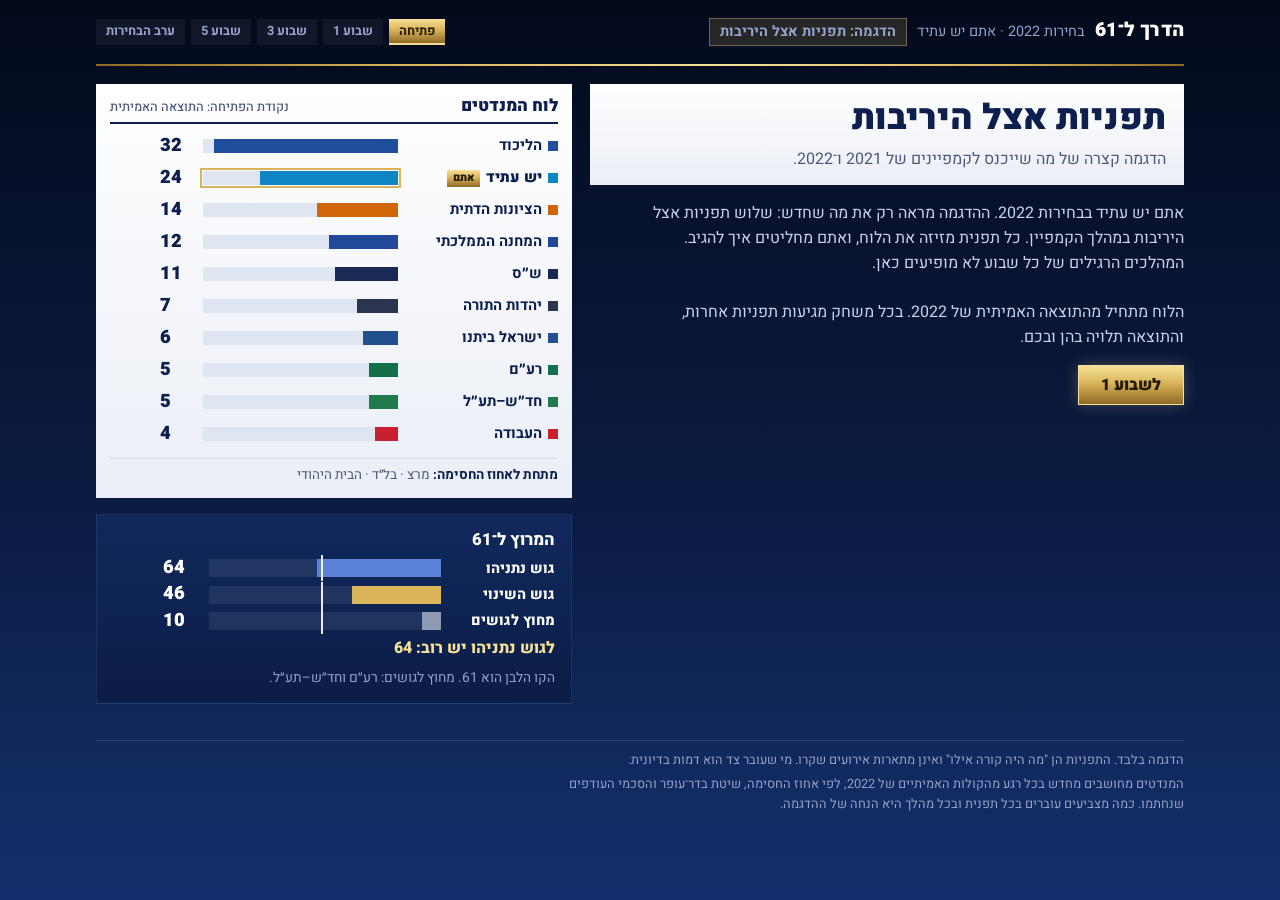
<file: prototypes/campaign-2022-twists.html>
<!doctype html><html><head><meta charset=utf8><meta name=viewport content="width=device-width,initial-scale=1,viewport-fit=cover"><style>:root{color-scheme:light;box-sizing:border-box;padding-top:env(safe-area-inset-top,0px);padding-bottom:env(safe-area-inset-bottom,0px)}html{scroll-padding-top:env(safe-area-inset-top,0px)}body{margin:0;padding:0;font:14px -apple-system,BlinkMacSystemFont,sans-serif;background:#fff;color:#000}img{max-width:100%}[hidden]:not([hidden=until-found i]){display:none!important}</style></head><body>
<title>תפניות בקמפיין 2022</title>
<meta name="claude:viewport-fit-sides" content="cover">
<link rel="preconnect" href="https://fonts.googleapis.com">
<link rel="preconnect" href="https://fonts.gstatic.com" crossorigin>
<link rel="stylesheet" href="https://fonts.googleapis.com/css2?family=Heebo:wght@400;500;700;800;900&display=swap">
<style>
  :root {
    color-scheme: dark;
    --night-0: #040a1c;
    --night-1: #0a1a3f;
    --night-2: #14306c;
    --navy-tab: #1d3a80;
    --ink: #0c1f4d;
    --ink-2: #4a5878;
    --paper: #ffffff;
    --paper-2: #eaeef6;
    --line: #d5dceb;
    --text: #ffffff;
    --text-2: #c9d4ee;
    --text-3: #93a3c9;
    --gold: #d9b45a;
    --gold-hi: #f6e19a;
    --gold-lo: #8f6a26;
    --gold-grad: linear-gradient(180deg, #f6e19a, #d9b45a 45%, #8f6a26);
    --gold-line: linear-gradient(90deg, #8f6a26, #d9b45a 28%, #f6e19a 58%, #d9b45a 84%, #8f6a26);
    --studio: #c8102e;
    --good: #1f9d5c;
    --good-ink: #12693c;
    --bad: #d2324a;
    --bad-ink: #a3182d;
    --bloc-n: #5b82d6;
    --bloc-c: #d9b45a;
    --bloc-o: #8e9ab3;
    --font: 'Heebo', 'Segoe UI', 'Arial Hebrew', Arial, sans-serif;
  }
  * { box-sizing: border-box; }
  html, body { background: var(--night-0); }
  body {
    margin: 0; color: var(--text); font: 400 16px/1.55 var(--font);
    background: linear-gradient(180deg, var(--night-0) 0%, var(--night-1) 52%, var(--night-2) 100%) fixed;
    min-height: 100vh;
  }
  .wrap {
    max-width: 1120px; margin: 0 auto;
    padding-left: max(16px, env(safe-area-inset-left, 0px));
    padding-right: max(16px, env(safe-area-inset-right, 0px));
    padding-block: 18px 28px;
    display: grid; gap: 18px;
  }
  header.top { display: flex; flex-wrap: wrap; align-items: center; gap: 10px 16px; justify-content: space-between; }
  .brand { display: flex; align-items: baseline; gap: 10px; flex-wrap: wrap; }
  .brand b { font: 900 1.2rem/1 var(--font); letter-spacing: 0.01em; }
  .brand span { color: var(--text-3); font-size: 0.9rem; }
  .demo-chip { padding: 3px 10px; background: rgba(217, 180, 90, 0.16); color: var(--gold-hi); border: 1px solid rgba(246, 225, 154, 0.35); font: 700 0.78rem/1.4 var(--font); }
  .steps { display: flex; flex-wrap: wrap; gap: 6px; list-style: none; margin: 0; padding: 0; }
  .steps li { padding: 4px 10px; font: 700 0.8rem/1.3 var(--font); color: var(--text-3); background: rgba(255, 255, 255, 0.05); border-bottom: 2px solid transparent; }
  .steps li.on { color: #241a00; background: var(--gold-grad); }
  .steps li.done { color: var(--text-2); border-bottom-color: var(--gold-lo); }
  .rule { height: 2px; background: var(--gold-line); border: 0; margin: 0; }

  .grid { display: grid; gap: 18px; align-items: start; grid-template-areas: "flash" "side" "decide"; }
  .grid > .a-flash { grid-area: flash; } .grid > .a-side { grid-area: side; } .grid > .a-decide { grid-area: decide; }
  @media (min-width: 960px) {
    .grid { grid-template-columns: minmax(0, 1.25fr) minmax(0, 1fr); grid-template-rows: auto 1fr; grid-template-areas: "flash side" "decide side"; }
  }
  .col { display: grid; gap: 16px; min-width: 0; }

  .plate { background: linear-gradient(180deg, #ffffff, #eaeef6); color: var(--ink); padding: 14px 18px; }
  .plate h1, .plate h2 { margin: 0; font: 900 clamp(1.5rem, 4vw, 2.2rem)/1.15 var(--font); text-wrap: balance; }
  .plate p { margin: 8px 0 0; color: var(--ink-2); max-width: 62ch; }
  .lead { margin: 0; color: var(--text-2); max-width: 62ch; }
  .lead + .lead { margin-top: 8px; }
  .beat { display: inline-flex; align-items: center; gap: 8px; font: 800 0.8rem/1 var(--font); color: var(--gold-hi); letter-spacing: 0.04em; }
  .beat::before { content: ""; width: 18px; height: 3px; background: var(--gold); }

  /* breaking-news flash */
  .flash { display: grid; gap: 0; box-shadow: 0 14px 40px rgba(0, 0, 0, 0.35); animation: rise 0.45s ease-out both; }
  .flash-band { display: flex; align-items: center; gap: 12px; flex-wrap: wrap; padding: 8px 14px; background: linear-gradient(90deg, var(--night-1), var(--night-2) 55%, var(--navy-tab)); border-inline-start: 6px solid var(--gold); }
  .tag { display: inline-flex; align-items: center; gap: 7px; padding: 4px 10px; background: var(--studio); color: #fff; font: 900 0.85rem/1 var(--font); letter-spacing: 0.06em; }
  .tag i { width: 8px; height: 8px; border-radius: 50%; background: #fff; animation: blink 1.1s steps(2, start) infinite; }
  .when { font: 700 0.9rem/1.2 var(--font); color: var(--text-2); }
  .kind { margin-inline-start: auto; font: 700 0.78rem/1.2 var(--font); color: var(--gold-hi); }
  .flash-head { background: var(--plate, linear-gradient(180deg, #ffffff, #eaeef6)); color: var(--ink); padding: 14px 18px 12px; }
  .flash-head h2 { margin: 0; font: 900 clamp(1.45rem, 3.8vw, 2.1rem)/1.15 var(--font); text-wrap: balance; }
  .flash-head p { margin: 6px 0 0; color: var(--ink-2); }
  .flash-foot { padding: 10px 18px 12px; background: rgba(4, 10, 28, 0.6); display: grid; gap: 6px; }
  .flash-foot p { margin: 0; color: var(--text-2); font-size: 0.95rem; }
  .flash-foot b { color: var(--gold-hi); font-weight: 800; }

  /* panels */
  .panel { background: linear-gradient(180deg, rgba(20, 48, 108, 0.6), rgba(10, 26, 63, 0.75)); border: 1px solid rgba(255, 255, 255, 0.08); padding: 14px 16px; display: grid; gap: 10px; min-width: 0; }
  .panel h3 { margin: 0; font: 800 1.05rem/1.3 var(--font); }

  /* seat board */
  .board { background: linear-gradient(180deg, #ffffff, #eaeef6); color: var(--ink); padding: 12px 14px 12px; display: grid; gap: 4px; }
  .board-head { display: flex; justify-content: space-between; align-items: baseline; gap: 10px; padding-bottom: 6px; border-bottom: 2px solid var(--ink); margin-bottom: 4px; }
  .board-head b { font: 900 1.05rem/1.2 var(--font); }
  .board-head span { font: 500 0.8rem/1.2 var(--font); color: var(--ink-2); }
  .row { display: grid; grid-template-columns: minmax(84px, 9.5rem) minmax(0, 1fr) 2.2rem 2.6rem; align-items: center; gap: 8px; min-height: 28px; }
  .row .nm { font: 700 0.92rem/1.15 var(--font); white-space: nowrap; overflow: hidden; text-overflow: ellipsis; display: flex; align-items: center; gap: 6px; }
  .row .nm i { flex: none; width: 10px; height: 10px; }
  .row.you .nm { font-weight: 900; }
  .you-tag { flex: none; padding: 1px 6px; background: var(--gold-grad); color: #241a00; font: 900 0.68rem/1.4 var(--font); }
  .bar { height: 14px; background: #dfe5f1; position: relative; overflow: hidden; }
  .bar i { position: absolute; inset-block: 0; inset-inline-start: 0; transition: width 0.7s cubic-bezier(.2,.8,.2,1); }
  .row.you .bar { outline: 2px solid var(--gold); outline-offset: 1px; }
  .seat { font: 900 1.15rem/1 var(--font); text-align: end; font-variant-numeric: tabular-nums; }
  .d { font: 800 0.78rem/1 var(--font); text-align: center; padding: 3px 0; }
  .d.up { background: #dff3e8; color: var(--good-ink); }
  .d.down { background: #fbe3e7; color: var(--bad-ink); }
  .d.new { background: var(--ink); color: #fff; }
  .out { margin-top: 6px; padding-top: 6px; border-top: 1px solid var(--line); font-size: 0.84rem; color: var(--ink-2); }
  .out b { color: var(--ink); }
  .out .drop { color: var(--bad-ink); font-weight: 800; }

  /* bloc race */
  .race { display: grid; gap: 8px; }
  .race-row { display: grid; grid-template-columns: 6.6rem minmax(0, 1fr) 2.4rem 2.6rem; gap: 8px; align-items: center; }
  .race-row .nm { font: 800 0.9rem/1.2 var(--font); }
  .race-row .seat { color: #fff; }
  .race-bar { height: 18px; background: rgba(255, 255, 255, 0.08); position: relative; }
  .race-bar i { position: absolute; inset-block: 0; inset-inline-start: 0; transition: width 0.7s cubic-bezier(.2,.8,.2,1); }
  .race-bar::after { content: ""; position: absolute; inset-block: -4px; inset-inline-start: calc(61 / 120 * 100%); width: 2px; background: #fff; opacity: 0.9; }
  .race-row .d.up { background: rgba(31, 157, 92, 0.25); color: #8ff0bb; }
  .race-row .d.down { background: rgba(210, 50, 74, 0.25); color: #ffb3bf; }
  .race-note { margin: 0; font-size: 0.86rem; color: var(--text-3); }
  .race-verdict { margin: 0; font: 800 1rem/1.35 var(--font); }
  .race-verdict.maj { color: var(--gold-hi); }

  /* decision options */
  .opts { display: grid; gap: 12px; }
  .opt {
    all: unset; box-sizing: border-box; cursor: pointer; display: grid; gap: 6px;
    grid-template-columns: minmax(0, 1fr) auto; align-items: start;
    background: var(--paper); color: var(--ink); padding: 12px 14px 12px; border-bottom: 5px solid var(--gold);
    box-shadow: 0 8px 22px rgba(0, 0, 0, 0.25); transition: transform 0.15s ease, box-shadow 0.15s ease, opacity 0.2s;
  }
  .opt:hover:not([disabled]) { transform: translateY(-2px); box-shadow: 0 12px 28px rgba(0, 0, 0, 0.35); }
  .opt:focus-visible { outline: 3px solid var(--gold-hi); outline-offset: 3px; }
  .opt[disabled] { cursor: default; opacity: 0.45; }
  .opt.picked { opacity: 1; outline: 3px solid var(--gold-hi); outline-offset: 2px; }
  .opt .cat { grid-column: 1 / -1; justify-self: start; padding: 2px 8px; background: var(--ink); color: #fff; font: 800 0.72rem/1.4 var(--font); letter-spacing: 0.04em; }
  .opt .t { font: 900 1.08rem/1.3 var(--font); text-wrap: balance; }
  .opt .why { grid-column: 1; font-size: 0.9rem; color: var(--ink-2); }
  .opt .odds { grid-column: 2; grid-row: 2 / span 2; text-align: center; min-width: 4.2rem; }
  .opt .odds b { display: block; font: 900 1.9rem/1 var(--font); font-variant-numeric: tabular-nums; }
  .opt .odds small { font: 700 0.72rem/1 var(--font); color: var(--ink-2); }
  .opt .res { grid-column: 1 / -1; display: grid; gap: 3px; font-size: 0.88rem; }
  .opt .res span b { font-weight: 800; }
  .opt .res .ok b { color: var(--good-ink); }
  .opt .res .bad b { color: var(--bad-ink); }
  .opt .cost { grid-column: 1 / -1; font-size: 0.84rem; color: var(--ink); background: #fff6dc; border-inline-start: 3px solid var(--gold); padding: 4px 8px; }
  .opt .warn { grid-column: 1 / -1; font-size: 0.84rem; color: var(--bad-ink); font-weight: 700; }
  .meter { grid-column: 1 / -1; height: 5px; background: #e3e8f2; }
  .meter i { display: block; height: 100%; background: var(--gold-grad); }

  .result { padding: 14px 16px; background: var(--paper); color: var(--ink); display: grid; gap: 8px; animation: rise 0.35s ease-out both; border-inline-start: 6px solid var(--good); }
  .result.fail { border-inline-start-color: var(--bad); }
  .result .verdict { font: 900 1.2rem/1.2 var(--font); }
  .result.ok .verdict { color: var(--good-ink); }
  .result.fail .verdict { color: var(--bad-ink); }
  .result p { margin: 0; color: var(--ink-2); }

  .btn { all: unset; box-sizing: border-box; cursor: pointer; justify-self: start; padding: 11px 22px; background: var(--gold-grad); color: #241a00; font: 900 1rem/1 var(--font); border: 1px solid var(--gold-hi); box-shadow: 0 0 16px rgba(246, 225, 154, 0.25); }
  .btn:hover { filter: brightness(1.06); }
  .btn:focus-visible { outline: 3px solid #fff; outline-offset: 3px; }
  .btn.ghost { background: transparent; color: var(--gold-hi); box-shadow: none; }

  .how { display: grid; gap: 8px; margin: 0; padding: 0; list-style: none; }
  .how li { position: relative; padding-inline-start: 18px; color: var(--text-2); max-width: 66ch; }
  .how li::before { content: ""; position: absolute; inset-inline-start: 0; top: 0.65em; width: 8px; height: 8px; background: var(--gold); }
  .deck { display: flex; flex-wrap: wrap; gap: 8px; }
  .deck span { padding: 5px 10px; font: 700 0.84rem/1.3 var(--font); background: rgba(255, 255, 255, 0.07); color: var(--text-2); border: 1px solid rgba(255, 255, 255, 0.12); }
  .deck span.seen { background: rgba(217, 180, 90, 0.18); color: var(--gold-hi); border-color: rgba(246, 225, 154, 0.4); }
  .compare { display: grid; grid-template-columns: repeat(auto-fit, minmax(150px, 1fr)); gap: 10px; }
  .compare div { background: rgba(4, 10, 28, 0.55); padding: 10px 12px; display: grid; gap: 2px; }
  .compare small { color: var(--text-3); font: 700 0.78rem/1.3 var(--font); }
  .compare b { font: 900 1.5rem/1.1 var(--font); }
  .compare em { font-style: normal; color: var(--text-3); font-size: 0.84rem; }

  footer.fine { color: var(--text-3); font-size: 0.8rem; border-top: 1px solid rgba(255, 255, 255, 0.1); padding-top: 10px; display: grid; gap: 4px; }
  footer.fine p { margin: 0; max-width: 90ch; }

  @keyframes rise { from { opacity: 0; transform: translateY(10px); } to { opacity: 1; transform: none; } }
  @keyframes blink { to { visibility: hidden; } }
  @media (prefers-reduced-motion: reduce) { *, *::before, *::after { animation: none !important; transition: none !important; } }
  @media (max-width: 520px) {
    .row { grid-template-columns: minmax(78px, 8.6rem) minmax(0, 1fr) 1.9rem 2.2rem; gap: 6px; }
    .row .nm { font-size: 0.86rem; }
    .race-row { grid-template-columns: 5.4rem minmax(0, 1fr) 2rem 2.3rem; gap: 6px; }
    .opt .odds b { font-size: 1.6rem; }
  }
</style>

<div class="wrap" dir="rtl" lang="he">
  <header class="top">
    <div class="brand"><b>הדרך ל־61</b><span>בחירות 2022 · אתם יש עתיד</span><span class="demo-chip">הדגמה: תפניות אצל היריבות</span></div>
    <ol class="steps" id="steps"></ol>
  </header>
  <hr class="rule">
  <main id="app"></main>
  <footer class="fine">
    <p>הדגמה בלבד. התפניות הן "מה היה קורה אילו" ואינן מתארות אירועים שקרו. מי שעובר צד הוא דמות בדיונית.</p>
    <p>המנדטים מחושבים מחדש בכל רגע מהקולות האמיתיים של 2022, לפי אחוז החסימה, שיטת בדר־עופר והסכמי העודפים שנחתמו. כמה מצביעים עוברים בכל תפנית ובכל מהלך היא הנחה של ההדגמה.</p>
  </footer>
</div>

<script>
(() => {
  'use strict';
  const YOU = '2022-02';
  const BASE = {
    '2022-01': 1115336, '2022-02': 847435, '2022-03': 516470, '2022-04': 432482, '2022-05': 392964,
    '2022-06': 280194, '2022-07': 213687, '2022-08': 194047, '2022-09': 178735, '2022-10': 175992,
    '2022-11': 150793, '2022-12': 138617, '2022-13': 56775, x: 71215,
  };
  const NAMES = {
    '2022-01': 'הליכוד', '2022-02': 'יש עתיד', '2022-03': 'הציונות הדתית', '2022-04': 'המחנה הממלכתי',
    '2022-05': 'ש״ס', '2022-06': 'יהדות התורה', '2022-07': 'ישראל ביתנו', '2022-08': 'רע״ם',
    '2022-09': 'חד״ש–תע״ל', '2022-10': 'העבודה', '2022-11': 'מרצ', '2022-12': 'בל״ד', '2022-13': 'הבית היהודי',
  };
  const COLOR = {
    '2022-01': '#1f4e9c', '2022-02': '#0f86c4', '2022-03': '#d1650a', '2022-04': '#22489c', '2022-05': '#1b2a55',
    '2022-06': '#2b3550', '2022-07': '#22508f', '2022-08': '#13704a', '2022-09': '#1f7a4c', '2022-10': '#c8202e',
    '2022-11': '#3f9b2f', '2022-12': '#7d1d2c', '2022-13': '#1e6f8f',
  };
  // Camps as the game's party profiles set them for 2022.
  const BLOC = {
    '2022-01': 'n', '2022-03': 'n', '2022-05': 'n', '2022-06': 'n', '2022-13': 'n',
    '2022-02': 'c', '2022-04': 'c', '2022-07': 'c', '2022-10': 'c', '2022-11': 'c',
    '2022-08': 'o', '2022-09': 'o', '2022-12': 'o',
  };
  const BLOC_HE = { n: 'גוש נתניהו', c: 'גוש השינוי', o: 'מחוץ לגושים' };
  const AGREEMENTS = [['2022-02', '2022-04'], ['2022-10', '2022-11'], ['2022-01', '2022-03'], ['2022-05', '2022-06']];
  const REAL = alloc(BASE);

  // ---- seats: 3.25% threshold, Bader–Ofer with surplus agreements (same as the game) ----
  function largestAverages(v, total, quota) {
    if (total <= 0 || !v.length) return v.map(() => 0);
    const s = v.map((x) => (quota > 0 ? Math.floor(x / quota) : 0));
    let given = s.reduce((a, b) => a + b, 0);
    while (given > total) { const i = s.indexOf(Math.max(...s)); s[i] -= 1; given -= 1; }
    while (given < total) {
      let best = 0;
      for (let i = 1; i < v.length; i++) if (v[i] / (s[i] + 1) > v[best] / (s[best] + 1)) best = i;
      s[best] += 1; given += 1;
    }
    return s;
  }
  function threshold(votes) {
    return (Object.values(votes).reduce((a, b) => a + b, 0) * 3.25) / 100;
  }
  function alloc(votes) {
    const ids = Object.keys(votes).filter((k) => votes[k] > 0).sort();
    const th = threshold(votes);
    const q = ids.filter((i) => i !== 'x' && votes[i] >= th);
    const qs = new Set(q);
    const units = [];
    const used = new Set();
    for (const [a, b] of AGREEMENTS) {
      if (qs.has(a) && qs.has(b) && !used.has(a) && !used.has(b)) { units.push([a, b].sort()); used.add(a); used.add(b); }
    }
    for (const i of q) if (!used.has(i)) units.push([i]);
    units.sort((x, y) => x[0].localeCompare(y[0]));
    const uv = units.map((u) => u.reduce((t, i) => t + votes[i], 0));
    const qv = uv.reduce((a, b) => a + b, 0);
    const us = largestAverages(uv, 120, qv / 120);
    const seats = {};
    for (const i of ids) if (i !== 'x') seats[i] = 0;
    units.forEach((u, k) => {
      const n = us[k];
      if (u.length === 1) { seats[u[0]] = n; return; }
      const sub = largestAverages(u.map((i) => votes[i]), n, uv[k] / Math.max(n, 1));
      u.forEach((i, j) => (seats[i] = sub[j]));
    });
    return seats;
  }
  function blocs(seats) {
    const b = { n: 0, c: 0, o: 0 };
    for (const [id, s] of Object.entries(seats)) b[BLOC[id]] += s;
    return b;
  }
  function seatVotes(votes) {
    const th = threshold(votes);
    const q = Object.entries(votes).filter(([k, v]) => k !== 'x' && v >= th).reduce((t, [, v]) => t + v, 0);
    return q / 120;
  }

  // ---- state ----
  let S;
  function fresh() {
    const submission = pick(['merge', 'balad']);
    const mids = shuffle(['jh', 'security', 'defector']).slice(0, 2);
    // A withdrawal belongs to the last days, so it always comes last.
    mids.sort((a, b) => (a === 'jh') - (b === 'jh'));
    S = {
      votes: { ...BASE }, names: { ...NAMES }, gone: {},
      order: [submission, ...mids], weeks: [1, 3, 5],
      at: -1, phase: 'intro', shown: null, prev: null, chosen: null, outcome: null, picks: [],
    };
  }
  const pick = (a) => a[Math.floor(Math.random() * a.length)];
  function shuffle(a) { const r = a.slice(); for (let i = r.length - 1; i > 0; i--) { const j = Math.floor(Math.random() * (i + 1)); [r[i], r[j]] = [r[j], r[i]]; } return r; }
  const nm = (id) => S.names[id];

  function move(votes, from, to, seats) {
    const n = Math.round(seatVotes(votes) * seats);
    if (from !== 'new') {
      const take = Math.min(n, votes[from]);
      votes[from] -= take;
      votes[to] += take;
    } else votes[to] += n;
  }

  // ---- the deck ----
  const TWISTS = {
    merge: {
      kind: 'מה היה קורה אילו', when: 'הגשת הרשימות',
      head: 'העבודה ומרצ רצות ברשימה משותפת',
      sub: 'ברגע האחרון לפני הגשת הרשימות, שתי המפלגות חותמות על ריצה משותפת.',
      real: 'בגוש השינוי לחצו על השתיים להתאחד, העבודה סירבה, ומרצ נשארה מתחת לאחוז החסימה. הקולות שלה הלכו לאיבוד.',
      why: 'הקולות של מרצ כבר לא הולכים לאיבוד. הרשימה המשותפת עוברת את אחוז החסימה בקלות, והמנדטים מתחלקים מחדש.',
      apply(s) { s.votes['2022-10'] += s.votes['2022-11']; s.votes['2022-11'] = 0; s.names['2022-10'] = 'העבודה–מרצ'; s.gone['2022-11'] = 'התאחדה עם העבודה'; },
      ask: 'הרשימה החדשה משמאלכם מושכת את כל תשומת הלב. איך יש עתיד מגיבה?',
      options: [
        { cat: 'פנייה לימין הרך', t: '"הגוש התאחד. עכשיו תורכם"', why: 'פנייה למצביעי ליכוד מתלבטים. אם זה עובד, הגוש גדל.', chance: 45,
          ok: [['2022-01', YOU, 1]], fail: [[YOU, '2022-04', 1]],
          okText: 'מצביעים רכים של הליכוד שומעים שיש מחנה שיכול לנצח.', failText: 'הפנייה ימינה הרחיקה מצביעי מרכז אל המחנה הממלכתי.' },
        { cat: 'תחרות בתוך הגוש', t: '"רק מפלגה גדולה תחליף את נתניהו"', why: 'מלחמה על אותם מצביעים. אתם גדלים, הגוש לא.', chance: 65,
          ok: [['2022-10', YOU, 1]], fail: [[YOU, '2022-10', 1]],
          okText: 'מצביעי שמאל מתלבטים חוזרים אליכם.', failText: 'הרשימה המשותפת ניצלה את המתקפה ומשכה מכם מצביעים.' },
        { cat: 'תיאום', t: 'לברך ולהציע תיאום מסרים', why: 'שום דבר לא זז עכשיו.', chance: 100,
          ok: [], cost: 'בהרכבה: העבודה–מרצ תבוא אליכם עם יחסים חמים יותר.',
          okText: 'הקמפיין ממשיך כרגיל, והשותפה החדשה זוכרת את המחווה.' },
      ],
    },
    balad: {
      kind: 'מה היה קורה אילו', when: 'הגשת הרשימות',
      head: 'בל״ד נשארת ברשימה אחת עם חד״ש–תע״ל',
      sub: 'הפיצול שאיים על הרשימה נמנע בלילה של הגשת הרשימות.',
      real: 'בל״ד נפרדה מחד״ש–תע״ל בלילה של הגשת הרשימות ונשארה מתחת לאחוז החסימה. הקולות שלה הלכו לאיבוד.',
      why: 'הקולות של בל״ד כבר לא הולכים לאיבוד. הרשימה המשותפת גדלה, והמנדטים שלה באים משני הגושים.',
      apply(s) { s.votes['2022-09'] += s.votes['2022-12']; s.votes['2022-12'] = 0; s.names['2022-09'] = 'חד״ש–תע״ל–בל״ד'; s.gone['2022-12'] = 'נשארה עם חד״ש–תע״ל'; },
      ask: 'הליכוד יוצא במתקפה: "לפיד תלוי ברשימה המשותפת". איך יש עתיד מגיבה?',
      options: [
        { cat: 'התחייבות', t: '"לא נשען על הרשימה המשותפת"', why: 'סוגר את המתקפה, אבל גם דלת.', chance: 80,
          ok: [['2022-01', YOU, 1]], fail: [],
          cost: 'בהרכבה: הדלת לתמיכה שלה מבחוץ סגורה, ופתיחה שלה תעלה לכם ביוקר.',
          okText: 'מצביעים רכים מהימין נרגעים ועוברים אליכם.', failText: 'ההתחייבות נבלעה ברעש, ושום דבר לא זז.' },
        { cat: 'עמימות', t: 'לא לפסול אף אחד', why: 'כל הדלתות נשארות פתוחות, אבל המתקפה עלולה לדבוק.', chance: 55,
          ok: [], fail: [[YOU, '2022-04', 1]],
          okText: 'המתקפה לא דבקה בכם.', failText: 'מצביעים רכים נבהלו ועברו למחנה הממלכתי.' },
        { cat: 'החזרת אש', t: '"לנתניהו כבר אין רוב"', why: 'הימור: מצביעים רכים נוטשים צד שנראה מפסיד.', chance: 40,
          ok: [['2022-01', YOU, 2]], fail: [[YOU, '2022-04', 1]],
          okText: 'המסר תפס. מצביעים מתלבטים של הליכוד עוברים אליכם.', failText: 'המתקפה נראתה לחוצה, ומצביעים עברו למחנה הממלכתי.' },
      ],
    },
    jh: {
      kind: 'מה היה קורה אילו', when: 'השבוע האחרון',
      head: 'הבית היהודי פורשת וקוראת לתמוך בגוש נתניהו',
      sub: 'הרשימה שמתקשה לעבור את אחוז החסימה מודיעה על פרישה ימים לפני הבחירות.',
      real: 'הבית היהודי רצה עד הסוף ונשארה מתחת לאחוז החסימה. הקולות שלה הלכו לאיבוד.',
      why: 'הקולות שלה כבר לא הולכים לאיבוד. רובם עוברים לליכוד, חלק לציונות הדתית ומעטים למחנה הממלכתי.',
      apply(s) { const v = s.votes['2022-13']; s.votes['2022-01'] += Math.round(v * 0.5); s.votes['2022-03'] += Math.round(v * 0.3); s.votes['2022-04'] += Math.round(v * 0.2); s.votes['2022-13'] = 0; s.gone['2022-13'] = 'פרשה'; },
      ask: 'גוש נתניהו מתחזק ברגע האחרון. איך יש עתיד מגיבה?',
      options: [
        { cat: 'גיוס', t: '"הימין מתאחד. גם אנחנו צריכים אתכם בקלפי"', why: 'קולות חדשים ממי שלא תכנן להצביע, לא על חשבון אף רשימה.', chance: 55,
          ok: [['new', YOU, 1]], fail: [],
          okText: 'מצביעים שלא תכננו להגיע לקלפי מתגייסים.', failText: 'הקריאה לא הזיזה אף אחד.' },
        { cat: 'פנייה למצביעים שלה', t: '"ימין ממלכתי? יש לכם בית"', why: 'הימור על מצביעים שעוד לא החליטו לאן.', chance: 35,
          ok: [['2022-01', YOU, 1]], fail: [[YOU, '2022-04', 1]],
          okText: 'חלק ממצביעי הבית היהודי בוחרים בכם במקום בליכוד.', failText: 'הפנייה ימינה הרחיקה מצביעי מרכז אל המחנה הממלכתי.' },
        { cat: 'קול חכם', t: '"אל תבזבזו קול: רק מפלגה גדולה תחליף את נתניהו"', why: 'פנייה למצביעי העבודה. אתם גדלים, אבל על חשבון שותפה.', chance: 60,
          ok: [['2022-10', YOU, 1]], fail: [],
          okText: 'מצביעי העבודה מתלבטים עוברים אליכם ברגע האחרון.', failText: 'מצביעי העבודה נשארו איתה.' },
      ],
    },
    security: {
      kind: 'תפנית בדיונית', when: '',
      head: 'הביטחון משתלט על סדר היום',
      sub: 'הסלמה בדיונית בגבול הצפון, וכל האולפנים עוסקים רק בזה.',
      real: null,
      why: 'רשימות עם אלופים ומפקדים לשעבר מתחזקות. יש עתיד מאבדת מצביעים למחנה הממלכתי ולליכוד.',
      apply(s) { move(s.votes, YOU, '2022-04', 0.8); move(s.votes, YOU, '2022-01', 0.3); move(s.votes, '2022-10', '2022-01', 0.2); },
      ask: 'עד סוף הקמפיין כולם מדברים על ביטחון. איך יש עתיד מגיבה?',
      options: [
        { cat: 'ביטחון', t: 'להעמיד בחזית את אנשי הביטחון ברשימה', why: 'מנסים להחזיר את מי שעבר למחנה הממלכתי.', chance: 55,
          ok: [['2022-04', YOU, 1]], fail: [[YOU, '2022-04', 1]],
          okText: 'המצביעים שעברו למחנה הממלכתי חוזרים.', failText: 'מול האלופים של המחנה הממלכתי זה נראה חלש, ועוד מצביעים עוברים.' },
        { cat: 'שינוי נושא', t: 'להחזיר את השיחה ליוקר המחיה', why: 'הימור: אם השיחה זזה, אתם מושכים מהליכוד.', chance: 35,
          ok: [['2022-01', YOU, 1]], fail: [[YOU, '2022-04', 1]],
          okText: 'השיחה זזה, ומצביעים רכים של הליכוד שומעים אתכם.', failText: 'נראיתם מנותקים, ומצביעים עברו למחנה הממלכתי.' },
        { cat: 'המתנה', t: 'לחכות שהגל יעבור', why: 'לא מוסיפים נזק, אבל גם לא מחזירים.', chance: 100, ok: [],
          okText: 'הגל נשאר, וגם המנדטים שאיבדתם.' },
      ],
    },
    defector: {
      kind: 'תפנית בדיונית', when: '',
      head: 'בכיר בליכוד עובר למחנה הממלכתי',
      sub: 'שר לשעבר (דמות בדיונית) מודיע שהוא מצטרף למחנה הממלכתי, ומביא איתו מצביעים רכים.',
      real: null,
      why: 'מנדט עובר מגוש נתניהו לגוש השינוי, אבל דרך המחנה הממלכתי ולא דרככם.',
      apply(s) { move(s.votes, '2022-01', '2022-04', 1); },
      ask: 'גוש השינוי מתחזק, והמחנה הממלכתי מתקרב אליכם. איך יש עתיד מגיבה?',
      options: [
        { cat: 'חיבוק', t: '"גם אנשי ימין מבינים שצריך שינוי"', why: 'מנסים לרכוב על הגל ולמשוך עוד מהליכוד.', chance: 60,
          ok: [['2022-01', YOU, 1]], fail: [[YOU, '2022-04', 1]],
          okText: 'עוד מצביעים רכים של הליכוד עוברים, הפעם אליכם.', failText: 'החיבוק חיזק דווקא את המחנה הממלכתי.' },
        { cat: 'מנהיגות', t: '"קול למחנה הממלכתי מפצל את הגוש"', why: 'מלחמה על ההובלה. אתם גדלים, הגוש לא.', chance: 45,
          ok: [['2022-04', YOU, 2]], fail: [[YOU, '2022-04', 1]],
          okText: 'מצביעים מתלבטים בגוש מתכנסים סביבכם.', failText: 'המתקפה על שותף נראתה קטנונית.' },
        { cat: 'שקט', t: 'לא להגיב', why: 'שום דבר לא זז.', chance: 100, ok: [],
          okText: 'הקמפיין ממשיך כרגיל.' },
      ],
    },
  };
  const DECK_HE = { merge: 'העבודה ומרצ רצות יחד', balad: 'בל״ד נשארת עם חד״ש–תע״ל', jh: 'הבית היהודי פורשת', security: 'גל ביטחוני (בדיוני)', defector: 'בכיר עובר צד (בדיוני)' };

  // ---- preview of an option: what it does to you and to the blocs ----
  function outcome(moves) {
    const v = { ...S.votes };
    for (const [from, to, n] of moves) move(v, from, to, n);
    const before = alloc(S.votes), after = alloc(v);
    const b0 = blocs(before), b1 = blocs(after);
    const dropped = Object.keys(before).filter((id) => before[id] > 0 && !after[id]);
    return { votes: v, you: (after[YOU] || 0) - (before[YOU] || 0), dc: b1.c - b0.c, dn: b1.n - b0.n, dropped };
  }
  const signed = (n) => '\u2066' + (n > 0 ? `+${n}` : n < 0 ? `−${-n}` : '0') + '\u2069';
  function effectHe(o) {
    const parts = [`יש עתיד ${signed(o.you)}`];
    if (o.dc === 0 && o.dn === 0) parts.push('הגושים לא זזים');
    else {
      if (o.dc) parts.push(`גוש השינוי ${signed(o.dc)}`);
      if (o.dn) parts.push(`גוש נתניהו ${signed(o.dn)}`);
    }
    let s = parts.join(' · ');
    if (o.dropped.length) s += ` (${o.dropped.map(nm).join(', ')} נופלת מתחת לאחוז החסימה)`;
    return s;
  }

  // ---- rendering ----
  const $app = document.getElementById('app');
  const esc = (t) => String(t).replace(/[&<>"]/g, (c) => ({ '&': '&amp;', '<': '&lt;', '>': '&gt;', '"': '&quot;' })[c]);

  function stepsHtml() {
    const labels = ['פתיחה', ...S.order.map((_, i) => `שבוע ${S.weeks[i]}`), 'ערב הבחירות'];
    const now = S.phase === 'intro' ? 0 : S.phase === 'final' ? labels.length - 1 : S.at + 1;
    document.getElementById('steps').innerHTML = labels
      .map((l, i) => `<li class="${i === now ? 'on' : i < now ? 'done' : ''}">${l}</li>`).join('');
  }

  function boardHtml(seats, prev, title, note) {
    const ids = Object.keys(seats).filter((id) => seats[id] > 0).sort((a, b) => seats[b] - seats[a] || a.localeCompare(b));
    const rows = ids.map((id) => {
      const s = seats[id];
      const p = prev ? prev[id] || 0 : s;
      const d = s - p;
      const dCls = prev && !p && s ? 'd new' : d > 0 ? 'd up' : d < 0 ? 'd down' : 'd';
      const dTxt = prev && !p && s ? 'חדש' : d ? signed(d) : '';
      return `<div class="row${id === YOU ? ' you' : ''}">
        <span class="nm"><i style="background:${COLOR[id]}"></i>${esc(nm(id))}${id === YOU ? '<span class="you-tag">אתם</span>' : ''}</span>
        <span class="bar"><i style="width:${(s / 34) * 100}%;background:${COLOR[id]}"></i></span>
        <span class="seat">${s}</span><span class="${dCls}">${dTxt}</span></div>`;
    }).join('');
    const under = Object.keys(S.votes).filter((id) => id !== 'x' && S.votes[id] > 0 && !seats[id]);
    const dropped = prev ? under.filter((id) => prev[id] > 0) : [];
    const goneIds = Object.keys(S.gone);
    let out = '';
    if (under.length) out += `<div><b>מתחת לאחוז החסימה:</b> ${under.map((id) => (dropped.includes(id) ? `<span class="drop">${esc(nm(id))} (נפלה)</span>` : esc(nm(id)))).join(' · ')}</div>`;
    if (goneIds.length) out += `<div><b>לא על פתק ההצבעה:</b> ${goneIds.map((id) => `${esc(NAMES[id])} (${esc(S.gone[id])})`).join(' · ')}</div>`;
    return `<div class="board" aria-label="לוח המנדטים">
      <div class="board-head"><b>${title}</b><span>${note || ''}</span></div>${rows}
      ${out ? `<div class="out">${out}</div>` : ''}</div>`;
  }

  function raceHtml(seats, prev) {
    const b = blocs(seats), p = prev ? blocs(prev) : b;
    const row = (k) => {
      const d = b[k] - p[k];
      return `<div class="race-row"><span class="nm">${BLOC_HE[k]}</span>
        <span class="race-bar"><i style="width:${(b[k] / 120) * 100}%;background:var(--bloc-${k})"></i></span>
        <span class="seat">${b[k]}</span><span class="d ${d > 0 ? 'up' : d < 0 ? 'down' : ''}">${d ? signed(d) : ''}</span></div>`;
    };
    const verdict = b.n >= 61 ? { t: `לגוש נתניהו יש רוב: ${b.n}`, maj: true } : b.c >= 61 ? { t: `לגוש השינוי יש רוב: ${b.c}`, maj: true } : { t: 'לאף גוש אין 61', maj: false };
    return `<section class="panel race" aria-label="המרוץ ל־61">
      <h3>המרוץ ל־61</h3>${row('n')}${row('c')}${row('o')}
      <p class="race-verdict${verdict.maj ? ' maj' : ''}">${verdict.t}</p>
      <p class="race-note">הקו הלבן הוא 61. מחוץ לגושים: רע״ם וחד״ש–תע״ל.</p></section>`;
  }

  function optionHtml(o, i) {
    const { ok, fail } = S.previews[i];
    const sure = o.chance >= 100;
    const risky = [ok, fail].filter(Boolean).flatMap((x) => x.dropped);
    const chosen = S.chosen === i;
    const disabled = S.chosen !== null;
    return `<button class="opt${chosen ? ' picked' : ''}" data-i="${i}" ${disabled ? 'disabled' : ''}>
      <span class="cat">${esc(o.cat)}</span>
      <span class="t">${esc(o.t)}</span>
      <span class="why">${esc(o.why)}</span>
      <span class="odds"><b>${sure ? 'בטוח' : o.chance + '%'}</b><small>${sure ? '' : 'סיכוי'}</small></span>
      <span class="res">${sure
        ? `<span class="ok"><b>תוצאה:</b> ${effectHe(ok)}</span>`
        : `<span class="ok"><b>אם מצליח:</b> ${effectHe(ok)}</span><span class="bad"><b>אם נכשל:</b> ${effectHe(fail)}</span>`}</span>
      ${risky.length ? `<span class="warn">זהירות: ${[...new Set(risky)].map(nm).join(', ')} קרובה לאחוז החסימה.</span>` : ''}
      ${o.cost ? `<span class="cost">${esc(o.cost)}</span>` : ''}
      <span class="meter"><i style="width:${o.chance}%"></i></span>
    </button>`;
  }

  function render() {
    stepsHtml();
    if (S.phase === 'intro') return renderIntro();
    if (S.phase === 'final') return renderFinal();
    const tw = TWISTS[S.order[S.at]];
    const week = S.weeks[S.at];
    const seats = alloc(S.votes);
    const when = tw.when ? `שבוע ${week} · ${tw.when}` : `שבוע ${week}`;
    const res = S.outcome;
    $app.innerHTML = `<div class="grid">
      <div class="col a-flash">
        <section class="flash" aria-live="polite">
          <div class="flash-band"><span class="tag"><i></i>מבזק</span><span class="when">${when}</span><span class="kind">${tw.kind}</span></div>
          <div class="flash-head"><h2>${esc(tw.head)}</h2><p>${esc(tw.sub)}</p></div>
          <div class="flash-foot">
            ${tw.real ? `<p><b>במציאות:</b> ${esc(tw.real)}</p>` : '<p><b>בדיוני:</b> לא קרה במציאות. תפניות כאלה נבנות כדי לטלטל את המרוץ.</p>'}
            <p><b>למה הלוח זז:</b> ${esc(tw.why)}</p>
          </div>
        </section>
      </div>
      <div class="col a-decide">
        <section class="panel">
          <span class="beat">ההחלטה שלכם</span>
          <h3>${esc(tw.ask)}</h3>
          <div class="opts">${tw.options.map(optionHtml).join('')}</div>
          ${res ? `<div class="result ${res.ok ? 'ok' : 'fail'}" role="status">
              <span class="verdict">${res.sure ? 'בוצע' : res.ok ? 'הצליח' : 'לא הצליח'}</span>
              <p>${esc(res.text)}</p>
              <p><b>${effectHe(res.eff)}</b></p>
              ${res.cost ? `<p>${esc(res.cost)}</p>` : ''}
            </div>
            <button class="btn" id="next">${S.at + 1 < S.order.length ? `לשבוע ${S.weeks[S.at + 1]}` : 'לערב הבחירות'}</button>` : ''}
        </section>
      </div>
      <div class="col a-side">
        ${boardHtml(seats, S.prev, 'לוח המנדטים', res ? 'אחרי ההחלטה שלכם' : 'אחרי התפנית')}
        ${raceHtml(seats, S.prev)}
      </div>
    </div>`;
    $app.querySelectorAll('.opt').forEach((b) => b.addEventListener('click', () => choose(+b.dataset.i)));
    const nx = document.getElementById('next');
    if (nx) nx.addEventListener('click', advance);
  }

  function renderIntro() {
    const seats = alloc(S.votes);
    $app.innerHTML = `<div class="grid">
      <div class="col">
        <div class="plate"><h1>תפניות אצל היריבות</h1>
          <p>הדגמה קצרה של מה שייכנס לקמפיינים של 2021 ו־2022.</p></div>
        <p class="lead">אתם יש עתיד בבחירות 2022. ההדגמה מראה רק את מה שחדש: שלוש תפניות אצל היריבות במהלך הקמפיין. כל תפנית מזיזה את הלוח, ואתם מחליטים איך להגיב. המהלכים הרגילים של כל שבוע לא מופיעים כאן.</p>
        <p class="lead">הלוח מתחיל מהתוצאה האמיתית של 2022. בכל משחק מגיעות תפניות אחרות, והתוצאה תלויה בהן ובכם.</p>
        <button class="btn" id="go">לשבוע ${S.weeks[0]}</button>
      </div>
      <div class="col">
        ${boardHtml(seats, null, 'לוח המנדטים', 'נקודת הפתיחה: התוצאה האמיתית')}
        ${raceHtml(seats, null)}
      </div>
    </div>`;
    document.getElementById('go').addEventListener('click', advance);
  }

  function renderFinal() {
    const seats = alloc(S.votes);
    const b = blocs(seats), rb = blocs(REAL);
    const verdict = b.n >= 61 ? `לגוש נתניהו יש רוב של ${b.n}. ההרכבה תהיה קצרה.` : b.c >= 61 ? `לגוש השינוי יש רוב של ${b.c}.` : 'לאף גוש אין 61. ההרכבה פתוחה, וכל סיעה בדרך יכולה להכריע.';
    $app.innerHTML = `<div class="grid">
      <div class="col">
        <div class="plate"><h1>ערב הבחירות, בגרסה הזו של 2022</h1><p>${verdict}</p></div>
        <div class="compare">
          <div><small>יש עתיד</small><b>${seats[YOU] || 0}</b><em>במציאות: ${REAL[YOU]}</em></div>
          <div><small>גוש נתניהו</small><b>${b.n}</b><em>במציאות: ${rb.n}</em></div>
          <div><small>גוש השינוי</small><b>${b.c}</b><em>במציאות: ${rb.c}</em></div>
        </div>
        <section class="panel">
          <span class="beat">כך זה ייכנס למשחק</span>
          <ul class="how">
            <li>בכל משחק של 2021 ו־2022 יגיעו 2–3 תפניות מתוך קופה של כ־8 לכל בחירות, כך שכל משחק נראה אחרת.</li>
            <li>חלק מהתפניות הן "מה היה קורה אילו" על הכרעות אמיתיות (איחוד, פיצול, פרישה), וחלק בדיוניות לגמרי (גל בסדר היום, בכיר שעובר צד). כל אחת מסומנת.</li>
            <li>תפנית יכולה לפגוע גם ברשימה שלכם, למשל הצעה להתאחד או בכיר שעוזב אתכם.</li>
            <li>אין שערוריות אישיות מומצאות על אנשים אמיתיים, ומי שעובר צד הוא תמיד דמות בדיונית.</li>
            <li>כמו בשאר המשחק, כל החלטה מראה סיכוי ומה קורה בהצלחה ובכישלון, והמנדטים מחושבים מחדש מהקולות.</li>
          </ul>
          <span class="beat">הקופה של 2022 בהדגמה</span>
          <div class="deck">${Object.keys(DECK_HE).map((k) => `<span class="${S.order.includes(k) ? 'seen' : ''}">${DECK_HE[k]}</span>`).join('')}</div>
          <button class="btn" id="again">לשחק שוב, עם תפניות אחרות</button>
        </section>
      </div>
      <div class="col">
        ${boardHtml(seats, REAL, 'התוצאה בגרסה הזו', 'השינוי מול התוצאה האמיתית')}
        ${raceHtml(seats, REAL)}
      </div>
    </div>`;
    document.getElementById('again').addEventListener('click', () => { fresh(); render(); window.scrollTo({ top: 0 }); });
  }

  // ---- flow ----
  function advance() {
    if (S.at + 1 >= S.order.length) { S.phase = 'final'; S.prev = null; render(); window.scrollTo({ top: 0 }); return; }
    S.at += 1;
    S.phase = 'twist';
    S.chosen = null;
    S.outcome = null;
    S.prev = alloc(S.votes);
    const tw = TWISTS[S.order[S.at]];
    tw.apply(S);
    S.previews = tw.options.map((o) => ({ ok: outcome(o.ok), fail: o.chance < 100 ? outcome(o.fail) : null }));
    render();
    window.scrollTo({ top: 0 });
  }

  function choose(i) {
    if (S.chosen !== null) return;
    const o = TWISTS[S.order[S.at]].options[i];
    const sure = o.chance >= 100;
    const ok = sure || Math.random() * 100 < o.chance;
    const eff = ok ? S.previews[i].ok : S.previews[i].fail;
    S.prev = alloc(S.votes);
    S.votes = eff.votes;
    S.chosen = i;
    S.picks.push({ twist: S.order[S.at], i, ok });
    S.outcome = { ok, sure, eff, text: ok ? o.okText : o.failText, cost: o.cost || '' };
    render();
    const r = document.querySelector('.result');
    if (r) r.scrollIntoView({ behavior: 'smooth', block: 'center' });
  }

  fresh();
  render();
})();
</script>

</body></html>
</file>
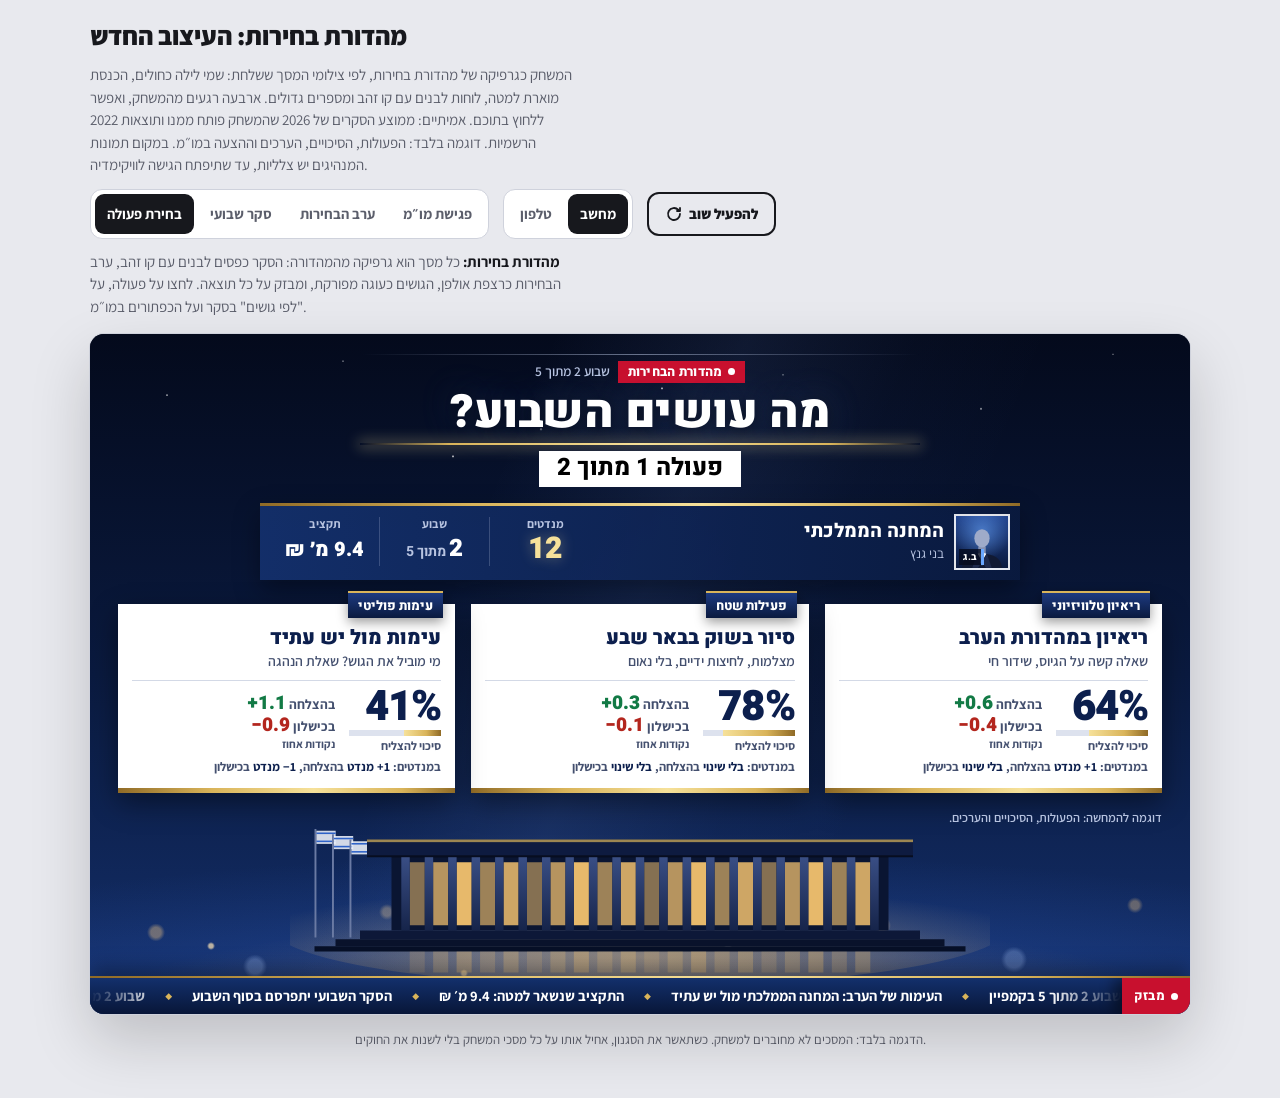
<file: prototypes/election-edition.html>
<!doctype html><html><head><meta charset=utf8><meta name=viewport content="width=device-width,initial-scale=1,viewport-fit=cover"><style>:root{color-scheme:light;box-sizing:border-box;padding-top:env(safe-area-inset-top,0px);padding-bottom:env(safe-area-inset-bottom,0px)}html{scroll-padding-top:env(safe-area-inset-top,0px)}body{margin:0;padding:0;font:14px -apple-system,BlinkMacSystemFont,sans-serif;background:#fff;color:#000}img{max-width:100%}[hidden]:not([hidden=until-found i]){display:none!important}</style></head><body>
<title>הדרך ל־61: מהדורת בחירות</title>
<meta name="claude:viewport-fit-sides" content="cover">
<link rel="preconnect" href="https://fonts.googleapis.com">
<link rel="preconnect" href="https://fonts.gstatic.com" crossorigin>
<link rel="stylesheet" href="https://fonts.googleapis.com/css2?family=Assistant:wght@400;600;700;800&family=Heebo:wght@500;700;800;900&display=swap">
<style>
/* Layout: a quiet control strip on top, one live device screen below it; the directions carry all the colour. */
:root {
  --ground: #e8e9ee; --panel: #ffffff; --ink: #17181d; --muted: #5b5e6b; --line: #cfd2dc; --on: #17181d; --on-ink: #ffffff; --focus: #2f6fe0;
  --f-ui: 'Assistant', 'Arial Hebrew', 'Segoe UI', system-ui, sans-serif;
}
@media (prefers-color-scheme: dark) { :root:not([data-theme="light"]) { --ground: #121318; --panel: #1c1e25; --ink: #eceef4; --muted: #a3a7b6; --line: #343846; --on: #eceef4; --on-ink: #121318; --focus: #8fb4ff; color-scheme: dark; } }
:root[data-theme="dark"] { --ground: #121318; --panel: #1c1e25; --ink: #eceef4; --muted: #a3a7b6; --line: #343846; --on: #eceef4; --on-ink: #121318; --focus: #8fb4ff; color-scheme: dark; }
body { background: var(--ground); color: var(--ink); font-family: var(--f-ui); }
.r3 { padding-left: max(16px, env(safe-area-inset-left, 0px)); padding-right: max(16px, env(safe-area-inset-right, 0px)); padding-block: 18px 48px; display: grid; gap: 16px; }
.r3 * { box-sizing: border-box; }
.r3-head { max-width: 1100px; width: 100%; margin-inline: auto; display: grid; gap: 12px; }
.r3-head h1 { margin: 0; font-size: clamp(20px, 4.6vw, 26px); font-weight: 800; text-wrap: balance; }
.r3-head > p { margin: 0; color: var(--muted); font-size: 15px; line-height: 1.5; max-width: 70ch; }
.r3-dirs { display: grid; grid-template-columns: repeat(auto-fit, minmax(min(100%, 200px), 1fr)); gap: 8px; }
.r3-dirs[hidden] { display: none; }
.r3-dir { font: inherit; text-align: start; display: grid; gap: 2px; padding: 10px 12px; min-height: 56px; border-radius: 12px; border: 1px solid var(--line); background: var(--panel); color: var(--ink); cursor: pointer; }
.r3-dir b { font-size: 16px; font-weight: 800; }
.r3-dir small { color: var(--muted); font-size: 13px; line-height: 1.35; }
.r3-dir[aria-selected="true"] { background: var(--on); color: var(--on-ink); border-color: var(--on); }
.r3-dir[aria-selected="true"] small { color: inherit; opacity: 0.8; }
.r3-dir .rec { font-size: 11.5px; font-weight: 800; letter-spacing: 0.02em; }
.r3-bar { display: flex; flex-wrap: wrap; gap: 8px 14px; align-items: center; }
.r3-seg { display: flex; flex-wrap: wrap; gap: 4px; padding: 4px; border-radius: 12px; background: var(--panel); border: 1px solid var(--line); }
.r3-seg button { font: inherit; font-size: 14.5px; font-weight: 700; min-height: 40px; padding: 6px 12px; border-radius: 9px; border: 0; background: transparent; color: var(--muted); cursor: pointer; }
.r3-seg button[aria-pressed="true"] { background: var(--on); color: var(--on-ink); }
.r3-replay { font: inherit; font-size: 14.5px; font-weight: 800; min-height: 44px; padding: 6px 16px; border-radius: 12px; border: 2px solid var(--ink); background: transparent; color: var(--ink); cursor: pointer; display: inline-flex; align-items: center; gap: 6px; }
.r3 button:focus-visible { outline: 3px solid var(--focus); outline-offset: 2px; }
.r3-pitch { margin: 0; font-size: 14.5px; line-height: 1.5; color: var(--muted); max-width: 75ch; }
.r3-pitch b { color: var(--ink); }
.r3-stage { display: flex; justify-content: center; min-width: 0; }
.r3-device { width: 100%; position: relative; overflow: hidden; container-type: inline-size; container-name: scr; isolation: isolate; }
.r3-device.phone { max-width: 390px; height: 800px; border-radius: 34px; box-shadow: 0 0 0 8px #0d0e12, 0 26px 60px rgba(0, 0, 0, 0.3); }
.r3-device.desktop { max-width: 1100px; height: 680px; border-radius: 14px; box-shadow: 0 0 0 1px var(--line), 0 26px 60px rgba(0, 0, 0, 0.18); }
.r3-device > .scr { position: absolute; inset: 0; overflow: auto; overscroll-behavior: contain; }
.r3-note { max-width: 1100px; margin: 0 auto; color: var(--muted); font-size: 13px; line-height: 1.5; text-align: center; }
@media (prefers-reduced-motion: reduce) { .r3 *, .r3 *::before, .r3 *::after { animation-duration: 0.01ms !important; animation-iteration-count: 1 !important; transition-duration: 0.01ms !important; } }

/* ===== מהדורת בחירות: election-night TV graphics. Navy night sky, the Knesset lit at the bottom, white plates on gold rules, heavy numbers ===== */
.d-news {
  --night-0: #040a1c; --night-1: #0a1a3f; --night-2: #14306c; --navy-tab: #1d3a80;
  --gold: #d9b45a; --gold-hi: #f6e19a; --gold-lo: #8f6a26;
  --gold-grad: linear-gradient(180deg, #f6e19a, #d9b45a 45%, #8f6a26);
  --gold-line: linear-gradient(90deg, #8f6a26, #d9b45a 28%, #f6e19a 58%, #d9b45a 84%, #8f6a26);
  --paper: #ffffff; --paper-2: #e4e7ee; --slate: #6b6f8a;
  --ink: #0c1f4d; --ink-2: #44506f;
  --on-night: #ffffff; --muted: #b7c3e0;
  --studio: #c8102e;
  --win: #127a45; --lose: #b3261e; --win-night: #6be3a6; --lose-night: #ff8f87;
  --f-num: 'Heebo', 'Assistant', 'Arial Hebrew', system-ui, sans-serif;
  --f-body: 'Assistant', 'Heebo', 'Arial Hebrew', system-ui, sans-serif;
  background: var(--night-0);
  color: var(--on-night);
  font-family: var(--f-body);
  font-size: 15px;
  color-scheme: dark;
}
.d-news h2, .d-news h3, .d-news p, .d-news ol, .d-news ul, .d-news dl, .d-news dd, .d-news blockquote { margin: 0; padding: 0; }
.d-news ol, .d-news ul { list-style: none; }
.d-news button { font: inherit; color: inherit; cursor: pointer; }
.d-news button:focus-visible { outline: 3px solid var(--gold-hi); outline-offset: 3px; }
.d-news .nw-sr { position: absolute; width: 1px; height: 1px; overflow: hidden; clip: rect(0 0 0 0); white-space: nowrap; }

/* ---- the stage: sky, Knesset, ticker ---- */
.d-news .nw {
  position: relative; isolation: isolate; min-height: 100%;
  display: flex; flex-direction: column; gap: 14px;
  padding: 16px 16px 0; overflow-x: clip;
  background: linear-gradient(180deg, var(--night-0) 0%, var(--night-1) 50%, var(--night-2) 100%);
}
.d-news .nw > * { position: relative; z-index: 1; }
.d-news .nw > .nw-sky { position: absolute; inset: 0; z-index: 0; pointer-events: none; overflow: hidden;
  background:
    radial-gradient(1.4px 1.4px at 7% 9%, rgba(255,255,255,.8), transparent),
    radial-gradient(1.2px 1.2px at 23% 4%, rgba(255,255,255,.6), transparent),
    radial-gradient(1.6px 1.6px at 41% 14%, rgba(255,255,255,.7), transparent),
    radial-gradient(1.2px 1.2px at 63% 6%, rgba(255,255,255,.55), transparent),
    radial-gradient(1.5px 1.5px at 81% 11%, rgba(255,255,255,.75), transparent),
    radial-gradient(1.2px 1.2px at 93% 3%, rgba(255,255,255,.5), transparent),
    radial-gradient(circle at 6% 88%, rgba(255,206,130,.38) 0 5px, transparent 9px),
    radial-gradient(circle at 15% 93%, rgba(170,200,255,.3) 0 7px, transparent 12px),
    radial-gradient(circle at 27% 85%, rgba(255,214,150,.3) 0 4px, transparent 8px),
    radial-gradient(circle at 72% 87%, rgba(255,214,150,.32) 0 5px, transparent 9px),
    radial-gradient(circle at 84% 92%, rgba(170,200,255,.28) 0 8px, transparent 13px),
    radial-gradient(circle at 95% 84%, rgba(255,206,130,.35) 0 4px, transparent 8px),
    radial-gradient(70% 20% at 50% 100%, rgba(255,188,96,.24), transparent 72%),
    radial-gradient(120% 34% at 50% 100%, rgba(52,104,214,.42), transparent 70%);
}
.d-news .nw-sky::before { content: ''; position: absolute; inset: -20% -60%; background: linear-gradient(112deg, transparent 42%, rgba(130,170,255,.09) 49%, rgba(130,170,255,.02) 55%, transparent 60%); animation: nwBeam 9s ease-in-out infinite alternate; }
.d-news .nw-sky::after { content: ''; position: absolute; inset: 0;
  background:
    radial-gradient(circle at 11% 90%, rgba(255,230,180,.7) 0 2px, transparent 4px),
    radial-gradient(circle at 34% 94%, rgba(255,230,180,.6) 0 2px, transparent 4px),
    radial-gradient(circle at 58% 90%, rgba(200,220,255,.6) 0 2px, transparent 4px),
    radial-gradient(circle at 78% 95%, rgba(255,230,180,.7) 0 2px, transparent 4px),
    radial-gradient(1.4px 1.4px at 52% 8%, #fff, transparent),
    radial-gradient(1.4px 1.4px at 33% 18%, #fff, transparent);
  animation: nwTwinkle 2.8s ease-in-out infinite alternate; }
.d-news .nw > .nw-knesset { position: absolute; z-index: 0; left: 50%; bottom: 36px; width: min(100%, 620px); height: auto; transform: translateX(-50%); pointer-events: none; }
.d-news .nw-knesset .tw { animation: nwTwinkle 3.4s ease-in-out infinite alternate; }
.d-news .nw-knesset .tw2 { animation: nwTwinkle 2.6s ease-in-out infinite alternate-reverse; }
.d-news .nw-spacer { flex: 1 0 84px; z-index: 0; }
.d-news .nw > .nw-ticker {
  position: sticky; bottom: 0; z-index: 6; margin-inline: -16px;
  display: flex; align-items: stretch; height: 36px;
  background: linear-gradient(180deg, #13306c, #081638);
  border-top: 2px solid; border-image: var(--gold-line) 1;
  overflow: hidden; box-shadow: 0 -8px 20px rgba(0,0,0,.35);
}
.d-news .nw-ticker .nw-tag { flex: none; padding-inline: 12px; z-index: 1; box-shadow: -8px 0 14px rgba(0,0,0,.45); }
.d-news .nw-crawl { flex: 1; min-width: 0; overflow: hidden; display: flex; align-items: center; -webkit-mask-image: linear-gradient(90deg, transparent, #000 7%, #000 93%, transparent); mask-image: linear-gradient(90deg, transparent, #000 7%, #000 93%, transparent); }
.d-news .nw-crawl-in { display: flex; flex: none; white-space: nowrap; animation: nwCrawl 30s linear infinite; }
.d-news .nw-crawl-in > span { display: flex; align-items: center; gap: 20px; padding-inline-end: 20px; font: 700 14.5px/1 var(--f-body); color: #fff; }
.d-news .nw-crawl-in i { color: var(--gold); font-style: normal; font-size: 9px; }

/* ---- shared parts ---- */
.d-news .nw-tag { display: inline-flex; align-items: center; gap: 6px; padding: 3px 10px; background: var(--studio); color: #fff; font: 800 13px/1.2 var(--f-num); letter-spacing: .02em; }
.d-news .nw-tag::before { content: ''; width: 7px; height: 7px; border-radius: 50%; background: #fff; animation: nwPulse 1.3s ease-in-out infinite; }
.d-news .nw-head { display: grid; justify-items: center; gap: 8px; text-align: center; }
.d-news .nw-head::before { content: ''; width: min(94%, 560px); height: 1px; background: linear-gradient(90deg, transparent, rgba(183,195,224,.55), transparent); animation: nwRule .8s both .1s; }
.d-news .nw-kicker { display: flex; flex-wrap: wrap; justify-content: center; align-items: center; gap: 8px; color: var(--muted); font: 600 13.5px/1.3 var(--f-body); animation: nwFade .5s both; }
.d-news .nw-title { font: 900 clamp(30px, 9cqi, 46px)/1.05 var(--f-num); letter-spacing: -.01em; color: #fff; text-shadow: 0 2px 18px rgba(0,0,0,.6), 0 0 34px rgba(120,160,255,.28); text-wrap: balance; animation: nwDrop .65s cubic-bezier(.2,.9,.3,1.25) both .1s; }
.d-news .nw-rule { position: relative; display: block; width: min(94%, 560px); height: 2px; background: linear-gradient(90deg, transparent, var(--gold) 16%, var(--gold-hi) 50%, var(--gold) 84%, transparent); box-shadow: 0 0 14px 2px rgba(246,225,154,.42); animation: nwRule .8s cubic-bezier(.2,.8,.2,1) both .3s; }
.d-news .nw-rule::after { content: ''; position: absolute; top: -4px; inset-inline-start: 0; width: 70px; height: 10px; border-radius: 50%; background: radial-gradient(closest-side, #fff, rgba(255,240,200,.55) 45%, transparent); animation: nwSpark 3.6s ease-in-out infinite 1.1s; opacity: 0; }
.d-news .nw-source { color: var(--muted); font: 600 12.5px/1.45 var(--f-body); max-width: 48ch; text-wrap: balance; animation: nwFade .6s both .6s; }
.d-news .nw-plate { position: relative; overflow: hidden; background: var(--paper); color: #000; padding: 2px 18px 4px; font: 800 clamp(19px, 5.6cqi, 27px)/1.25 var(--f-num); box-shadow: 0 8px 22px rgba(0,0,0,.45); animation: nwPlate .55s cubic-bezier(.2,.8,.2,1) both .45s; }
.d-news .nw-plate::after { content: ''; position: absolute; inset: 0; background: linear-gradient(105deg, transparent 36%, rgba(217,180,90,.5) 47%, rgba(255,255,255,.95) 50%, rgba(217,180,90,.5) 53%, transparent 64%); transform: translateX(130%); animation: nwShine 5.5s ease-in-out infinite 1.1s; }
.d-news .nw-sub { display: grid; justify-items: start; gap: 6px; font: 900 21px/1.1 var(--f-num); color: #fff; text-shadow: 0 2px 10px rgba(0,0,0,.5); }
.d-news .nw-dash { display: block; width: 34px; height: 6px; background: #fff; }
.d-news .nw-note { color: var(--muted); font: 600 12.5px/1.4 var(--f-body); }
.d-news .nw-btn { min-height: 48px; padding: 8px 18px; border: 2px solid rgba(255,255,255,.85); background: rgba(255,255,255,.05); color: #fff; font: 800 16px/1.1 var(--f-num); transition: transform .2s, box-shadow .2s, background .2s; }
.d-news .nw-btn:hover:not(:disabled) { transform: translateY(-2px); background: rgba(255,255,255,.12); }
.d-news .nw-btn.is-primary { position: relative; overflow: hidden; background: var(--gold-grad); color: #241a00; border-color: var(--gold-hi); box-shadow: 0 6px 20px rgba(217,180,90,.35); }
.d-news .nw-btn.is-primary::after { content: ''; position: absolute; inset: 0; background: linear-gradient(105deg, transparent 38%, rgba(255,255,255,.75) 50%, transparent 62%); transform: translateX(130%); animation: nwShine 4s ease-in-out infinite 1.5s; }
.d-news .nw-btn:disabled { opacity: .38; cursor: not-allowed; }

/* photo tile: a placeholder silhouette until the leaders' photos are allowed in */
.d-news .nw-ph { position: relative; display: block; aspect-ratio: 1; overflow: hidden; border: 2px solid rgba(255,255,255,.88);
  background: radial-gradient(circle at 50% 30%, color-mix(in srgb, var(--pc) 58%, transparent), transparent 64%), linear-gradient(180deg, #23458f, #0a1a3f); }
.d-news .nw-fig { position: absolute; left: 0; bottom: 0; width: 100%; height: 92%; }
.d-news .nw-fig .h { fill: #9fabc9; } .d-news .nw-fig .k { fill: #8592b4; } .d-news .nw-fig .s { fill: #111a33; } .d-news .nw-fig .l { fill: #1f2b4d; } .d-news .nw-fig .c { fill: #eef2f8; } .d-news .nw-fig .t { fill: var(--pc); }
.d-news .nw-ph i { position: absolute; inset-inline-end: 3px; bottom: 3px; font: 800 10px/1 var(--f-num); font-style: normal; color: #fff; background: rgba(4,10,28,.78); border-inline-start: 3px solid var(--pc); padding: 3px 4px; letter-spacing: .02em; }

/* ---- scene: action ---- */
.d-news .nw-hud { display: grid; grid-template-columns: 52px 1fr; grid-template-areas: "ph who" "st st"; align-items: center; gap: 8px 10px; padding: 8px 10px 10px;
  background: linear-gradient(90deg, rgba(20,48,108,.94), rgba(10,26,63,.94)); border-top: 3px solid; border-image: var(--gold-line) 1; box-shadow: 0 10px 24px rgba(0,0,0,.35); animation: nwSlideIn .6s cubic-bezier(.2,.8,.2,1) both .55s; }
.d-news .nw-hud .nw-ph { grid-area: ph; }
.d-news .nw-who { grid-area: who; display: grid; gap: 1px; min-width: 0; }
.d-news .nw-who b { font: 800 19px/1.15 var(--f-num); }
.d-news .nw-who small { color: var(--muted); font-size: 13.5px; }
.d-news .nw-stats { grid-area: st; display: grid; grid-template-columns: repeat(3, 1fr); border-top: 1px solid rgba(183,195,224,.25); padding-top: 6px; }
.d-news .nw-stats > div { display: grid; justify-items: center; gap: 0; }
.d-news .nw-stats > div + div { border-inline-start: 1px solid rgba(183,195,224,.25); }
.d-news .nw-stats dt { color: var(--muted); font: 700 12px/1.2 var(--f-body); }
.d-news .nw-stats dd { font: 900 24px/1.15 var(--f-num); }
.d-news .nw-stats dd small { font-size: 14px; color: var(--muted); font-weight: 700; }
.d-news .nw-stats .is-seats dd { font-size: 30px; color: var(--gold-hi); text-shadow: 0 0 14px rgba(246,225,154,.4); }
.d-news .nw-stats .is-seats.is-bump dd { animation: nwBump .7s cubic-bezier(.3,1.6,.5,1); }
.d-news .nw-acts { display: grid; gap: 18px; padding-top: 8px; }
.d-news .nw-acts > li { animation: nwSweep .6s cubic-bezier(.2,.8,.2,1) both; animation-delay: calc(.75s + var(--i) * .13s); }
.d-news .nw-act { position: relative; width: 100%; display: grid; gap: 3px; text-align: start; padding: 22px 14px 12px; background: var(--paper); color: var(--ink); border-style: solid; border-width: 0 0 5px; border-image: var(--gold-line) 1; box-shadow: 0 10px 26px rgba(0,0,0,.42); transition: transform .2s, box-shadow .2s; overflow: visible; }
.d-news .nw-act:hover { transform: translateY(-3px); box-shadow: 0 14px 30px rgba(0,0,0,.5), 0 0 0 2px var(--gold-hi); }
.d-news .nw-act::after { content: ''; position: absolute; inset: 0; pointer-events: none; background: linear-gradient(105deg, transparent 38%, rgba(217,180,90,.35) 48%, rgba(255,255,255,.8) 50%, rgba(217,180,90,.35) 52%, transparent 62%); transform: translateX(130%); animation: nwShineOnce 1.1s ease-in-out both; animation-delay: calc(1.2s + var(--i) * .13s); }
.d-news .nw-cat { position: absolute; top: -13px; inset-inline-start: 12px; background: linear-gradient(180deg, var(--navy-tab), var(--night-1)); color: #fff; font: 800 13px/1 var(--f-num); padding: 6px 10px; box-shadow: 0 4px 12px rgba(0,0,0,.4); border-top: 2px solid var(--gold); }
.d-news .nw-act-t { font: 900 20px/1.15 var(--f-num); }
.d-news .nw-act-s { color: var(--ink-2); font: 600 14px/1.35 var(--f-body); }
.d-news .nw-odds { display: grid; grid-template-columns: auto 1fr; gap: 14px; align-items: end; margin-top: 6px; padding-top: 8px; border-top: 1px solid #d3d9e6; }
.d-news .nw-chance { display: grid; gap: 3px; min-width: 92px; }
.d-news .nw-chance b { font: 900 42px/.9 var(--f-num); letter-spacing: -.02em; }
.d-news .nw-chance small { font: 700 12px/1.1 var(--f-body); color: var(--ink-2); }
.d-news .nw-meter { display: block; height: 6px; background: #dde2ee; overflow: hidden; }
.d-news .nw-meter i { display: block; height: 100%; width: calc(var(--c) * 100%); background: linear-gradient(90deg, #f6e19a, #d9b45a 60%, #8f6a26); animation: nwGrowW .9s cubic-bezier(.2,.8,.2,1) both; animation-delay: calc(1.1s + var(--i) * .13s); }
.d-news .nw-vals { display: grid; gap: 1px; font: 700 13.5px/1.3 var(--f-body); color: var(--ink-2); }
.d-news .nw-vals b { font: 900 19px/1.1 var(--f-num); }
.d-news .nw-vals .v-win b { color: var(--win); }
.d-news .nw-vals .v-lose b { color: var(--lose); }
.d-news .nw-seatline { margin-top: 4px; font: 700 12.5px/1.35 var(--f-body); color: var(--ink-2); }
.d-news .nw-seatline b { color: var(--ink); }
.d-news .nw-act.is-done { opacity: .55; }
.d-news .nw-act.is-done .nw-cat::after { content: ' · שוחק'; }

.d-news .nw-flash { display: grid; gap: 16px; padding-top: 4px; }
.d-news .nw-flash-band { display: flex; align-items: center; gap: 10px; flex-wrap: wrap; background: linear-gradient(90deg, var(--night-2), var(--night-1)); border-inline-start: 6px solid var(--gold); padding: 10px 12px; box-shadow: 0 10px 24px rgba(0,0,0,.4); animation: nwSlideIn .5s cubic-bezier(.2,.8,.2,1) both; }
.d-news .nw-flash-band b { font: 900 21px/1.15 var(--f-num); }
.d-news .nw-flash.is-lose .nw-flash-band { border-color: var(--studio); }
.d-news .nw-flash-main { display: grid; grid-template-columns: auto 1fr; gap: 18px; align-items: center; }
.d-news .nw-seatbox { position: relative; width: 128px; aspect-ratio: 1; display: grid; place-items: center; align-content: center; gap: 2px; background: var(--paper); color: var(--ink); border-style: solid; border-width: 0 0 6px; border-image: var(--gold-line) 1; box-shadow: 0 12px 30px rgba(0,0,0,.5); animation: nwPop .55s cubic-bezier(.3,1.6,.5,1) both .25s; }
.d-news .nw-rays { position: absolute; inset: -38%; z-index: -1; border-radius: 50%; background: repeating-conic-gradient(from 0deg, rgba(246,225,154,.4) 0 7deg, transparent 7deg 18deg); -webkit-mask-image: radial-gradient(closest-side, #000 35%, transparent); mask-image: radial-gradient(closest-side, #000 35%, transparent); opacity: 0; }
.d-news .nw-seatbox.is-go .nw-rays { animation: nwSpin 14s linear infinite, nwFadeIn .5s both; }
.d-news .nw-flash.is-lose .nw-rays { background: repeating-conic-gradient(from 0deg, rgba(200,16,46,.35) 0 7deg, transparent 7deg 18deg); }
.d-news .nw-seatnum { display: grid; height: 1em; overflow: hidden; font: 900 80px/1 var(--f-num); }
.d-news .nw-seatnum b { grid-area: 1 / 1; text-align: center; transition: transform .65s cubic-bezier(.5,0,.2,1.3); }
.d-news .nw-seatnum .js-to { transform: translateY(105%); }
.d-news .nw-seatbox.is-go .js-from { transform: translateY(-105%); }
.d-news .nw-seatbox.is-go .js-to { transform: none; }
.d-news .nw-seatbox.is-same.is-go .js-from { transform: none; animation: nwBump .7s cubic-bezier(.3,1.6,.5,1); }
.d-news .nw-seatbox small { font: 800 13px/1 var(--f-num); color: var(--ink-2); }
.d-news .nw-facts { display: grid; gap: 6px; min-width: 0; }
.d-news .nw-delta { font: 900 30px/1.05 var(--f-num); color: var(--win-night); opacity: 0; transform: translateY(8px); transition: opacity .4s, transform .4s; }
.d-news .nw-flash.is-lose .nw-delta { color: var(--lose-night); }
.d-news .nw-flash.is-same .nw-delta { color: #fff; }
.d-news .nw-pts { font: 800 16px/1.2 var(--f-num); color: var(--gold-hi); opacity: 0; transition: opacity .4s .15s; }
.d-news .nw-cap { color: var(--muted); font: 600 14.5px/1.5 var(--f-body); opacity: 0; transition: opacity .4s .3s; }
.d-news .nw-flash.is-shown .nw-delta, .d-news .nw-flash.is-shown .nw-pts, .d-news .nw-flash.is-shown .nw-cap { opacity: 1; transform: none; }
.d-news .nw-flash .nw-btn { justify-self: start; }

/* ---- scene: poll ---- */
.d-news .nw-views { align-self: center; display: flex; border: 2px solid var(--gold); background: rgba(4,10,28,.5); animation: nwFade .4s both .7s; }
.d-news .nw-views button { min-height: 44px; padding: 6px 16px; border: 0; background: transparent; font: 800 15px/1 var(--f-num); color: #fff; }
.d-news .nw-views button[aria-pressed="true"] { background: var(--paper); color: var(--ink); }
.d-news .nw-pollgrid { display: grid; gap: 22px; align-items: start; }
.d-news .nw-pollgrid[data-view="party"] .nw-pane-bloc, .d-news .nw-pollgrid[data-view="bloc"] .nw-pane-party { display: none; }
.d-news .nw-pane { display: grid; gap: 12px; min-width: 0; }
.d-news .nw-bars { display: grid; gap: 9px; }
.d-news .nw-row { display: grid; grid-template-columns: 46px minmax(0, 1fr); grid-template-areas: "ph name" "ph bar"; align-items: end; row-gap: 2px; animation: nwFade .35s both; animation-delay: calc(var(--d0, .6s) + var(--i) * .08s); }
.d-news .nw-row .nw-ph { grid-area: ph; width: 46px; border-width: 1.5px 1.5px 0; }
.d-news .nw-row .nw-bar { grid-area: bar; }
.d-news .nw-row-name { grid-area: name; min-width: 0; padding-inline-start: 8px; font: 800 14.5px/1.2 var(--f-num); color: #fff; text-shadow: 0 1px 4px rgba(0,0,0,.7); white-space: nowrap; overflow: hidden; text-overflow: ellipsis; }
.d-news .nw-row-name small { color: var(--muted); font: 600 12px var(--f-body); }
.d-news .nw-bar { display: flex; align-items: center; justify-content: flex-end; height: 28px; width: calc(48px + (100% - 48px) * var(--w)); padding-inline: 8px; background: linear-gradient(180deg, #ffffff, #e6eaf3); color: var(--ink); font: 900 25px/1 var(--f-num); box-shadow: 0 4px 10px rgba(0,0,0,.35); animation: nwGrowW .95s cubic-bezier(.2,.8,.2,1) both; animation-delay: calc(var(--d0, .6s) + .1s + var(--i) * .08s); overflow: hidden; }
.d-news .nw-row::after { content: ''; grid-column: 1 / -1; grid-row: 3; justify-self: start; width: calc(94px + (100% - 94px) * var(--w)); height: 4px; background: var(--gold-line); box-shadow: 0 2px 6px rgba(0,0,0,.4); animation: nwGrowW .95s cubic-bezier(.2,.8,.2,1) both; animation-delay: calc(var(--d0, .6s) + .1s + var(--i) * .08s); }
.d-news .nw-piebox { display: grid; justify-items: center; gap: 10px; }
.d-news .nw-pane-bloc .nw-sub { justify-self: start; }
.d-news .nw-pie { width: min(100%, 300px); height: auto; overflow: visible; filter: drop-shadow(0 14px 26px rgba(0,0,0,.55)); }
.d-news .nw-slice { transition: transform .6s cubic-bezier(.3,1.5,.5,1); }
.d-news .nw-slab { opacity: 0; transition: opacity .45s, transform .6s cubic-bezier(.3,1.5,.5,1); }
.d-news .nw-slab.is-on { opacity: 1; }
.d-news .nw-slab text { font-family: var(--f-num); }
.d-news .nw-slab .l { font-size: 15px; font-weight: 800; }
.d-news .nw-slab .n { font-size: 50px; font-weight: 900; }
.d-news .nw-slab.is-small .l { font-size: 11.5px; }
.d-news .nw-slab.is-small .n { font-size: 32px; }
.d-news .nw-legend { display: grid; gap: 4px; width: min(100%, 320px); }
.d-news .nw-legend li { display: grid; grid-template-columns: 14px 1fr auto; gap: 8px; align-items: center; font: 700 14px var(--f-num); border-bottom: 1px solid rgba(183,195,224,.2); padding-block: 4px; }
.d-news .nw-legend i { width: 14px; height: 14px; border: 2px solid var(--gold); }
.d-news .nw-legend b { font: 900 18px var(--f-num); }

/* ---- scene: election night ---- */
.d-news .nw-studio { position: relative; padding: 6px 0 26px; perspective: 900px; perspective-origin: 50% -30%; }
.d-news .nw-floorplane { position: absolute; z-index: 0; left: -30%; right: -30%; top: 48%; bottom: -40px; transform: rotateX(64deg); transform-origin: 50% 0;
  background: repeating-linear-gradient(90deg, rgba(255,255,255,.07) 0 3px, transparent 3px 12.5%), linear-gradient(180deg, rgba(40,80,170,.55), rgba(10,26,63,.85) 60%, rgba(4,10,28,.0));
  border-top: 2px solid rgba(217,180,90,.5); animation: nwFade .8s both .3s; }
.d-news .nw-floor { position: relative; z-index: 1; display: grid; grid-template-columns: repeat(var(--n), minmax(0, 1fr)); gap: 10px; align-items: end; transform-style: preserve-3d; transform: rotateX(14deg); transform-origin: 50% 100%; }
.d-news .nw-tile { position: relative; display: grid; transform-origin: 50% 100%; animation: nwRise .85s cubic-bezier(.2,.9,.3,1.15) both; animation-delay: calc(.6s + var(--i) * .24s); }
.d-news .nw-tile::after { content: ''; position: absolute; left: -6%; right: -6%; bottom: -16px; height: 16px; background: radial-gradient(closest-side, rgba(246,225,154,.28), transparent); pointer-events: none; }
.d-news .nw-you { justify-self: center; margin-bottom: 6px; padding: 3px 10px; background: var(--gold-grad); color: #241a00; font: 900 12.5px/1 var(--f-num); box-shadow: 0 0 16px rgba(246,225,154,.55); }
.d-news .nw-tabn { display: grid; place-items: center; margin-inline: 7%; background: linear-gradient(180deg, var(--navy-tab), var(--night-1) 75%); border-top: 2px solid rgba(255,255,255,.3); color: #fff; font: 900 clamp(28px, 8.6cqi, 52px)/1.15 var(--f-num); box-shadow: 0 -4px 14px rgba(0,0,0,.35); }
.d-news .nw-tile .nw-ph { aspect-ratio: 4 / 5; border-width: 0; }
.d-news .nw-np { display: grid; place-items: center; min-height: 2.5em; padding: 4px 3px; background: var(--paper); color: var(--ink); font: 800 clamp(12px, 3.3cqi, 17px)/1.15 var(--f-num); text-align: center; text-wrap: balance; border-top: 4px solid; border-image: var(--gold-line) 1; }
.d-news .nw-tile.is-me { filter: drop-shadow(0 0 12px rgba(246,225,154,.55)); }
.d-news .nw-tile.is-me .nw-np { background: #fff4cf; }
.d-news .nw-rest { display: grid; grid-template-columns: repeat(2, minmax(0, 1fr)); gap: 6px 10px; }
.d-news .nw-rest li { display: grid; grid-template-columns: 30px 1fr auto; align-items: center; gap: 8px; padding: 3px 8px 3px 3px; background: rgba(255,255,255,.08); border-bottom: 2px solid; border-image: var(--gold-line) 1; animation: nwSweep .5s both; animation-delay: calc(1.9s + var(--i) * .08s); }
.d-news .nw-rest .nw-ph { width: 30px; border-width: 1px; }
.d-news .nw-rest .nw-ph i { display: none; }
.d-news .nw-rest span { font: 700 13.5px/1.15 var(--f-num); min-width: 0; overflow: hidden; text-overflow: ellipsis; white-space: nowrap; }
.d-news .nw-rest b { font: 900 21px/1 var(--f-num); }
.d-news .nw-race { display: grid; gap: 10px; animation: nwFade .4s both 2.5s; }
.d-news .nw-racebox { padding: 3px; background: var(--gold-line); box-shadow: 0 10px 24px rgba(0,0,0,.45); }
.d-news .nw-racebar { position: relative; height: 48px; background: rgba(4,10,28,.92); }
.d-news .nw-seg { position: absolute; top: 0; bottom: 0; display: flex; align-items: center; gap: 6px; padding-inline: 10px; overflow: hidden; white-space: nowrap; font: 800 14px/1 var(--f-num); width: calc(var(--w) / 120 * 100%); animation: nwGrowW 1.1s cubic-bezier(.2,.8,.2,1) both; }
.d-news .nw-seg b { font: 900 25px/1 var(--f-num); }
.d-news .nw-seg.s-r { inset-inline-start: 0; background: var(--paper); color: var(--ink); animation-delay: 2.7s; }
.d-news .nw-seg.s-l { inset-inline-end: 0; background: var(--slate); color: #fff; justify-content: flex-end; animation-delay: 3s; }
.d-news .nw-seg.s-m { inset-inline-start: calc(var(--at) / 120 * 100%); background: var(--paper-2); color: var(--ink); justify-content: center; padding-inline: 2px; animation-delay: 3.3s; border-inline: 2px solid var(--night-0); }
.d-news .nw-mid { position: absolute; z-index: 2; top: -9px; bottom: -9px; inset-inline-start: 50%; border-inline-start: 3px dashed var(--gold-hi); }
.d-news .nw-racebar.is-cross .nw-mid { animation: nwFlash .55s ease-in-out 3; }
.d-news .nw-racehead { display: flex; justify-content: space-between; align-items: end; gap: 10px; flex-wrap: wrap; }
.d-news .nw-61 { font: 800 13px/1.2 var(--f-num); color: var(--gold-hi); }
.d-news .nw-race-cap { min-height: 1.5em; font: 700 15px/1.45 var(--f-body); opacity: 0; transform: translateY(6px); transition: opacity .4s, transform .4s; }
.d-news .nw-race-cap.is-on { opacity: 1; transform: none; }
.d-news .nw-race-cap b { color: var(--gold-hi); font-family: var(--f-num); }
.d-news .nw-nightlow { display: grid; gap: 18px; }

/* ---- scene: deal ---- */
.d-news .nw-dealgrid { display: grid; gap: 18px; align-items: start; }
.d-news .nw-meet, .d-news .nw-gov { display: grid; gap: 10px; min-width: 0; }
.d-news .nw-l3 { display: grid; grid-template-columns: 56px 1fr auto; gap: 10px; align-items: center; padding: 8px 10px; background: linear-gradient(90deg, rgba(20,48,108,.96), rgba(10,26,63,.96)); border-bottom: 3px solid; border-image: var(--gold-line) 1; box-shadow: 0 10px 24px rgba(0,0,0,.4); animation: nwSlideIn .6s cubic-bezier(.2,.8,.2,1) both .5s; }
.d-news .nw-l3 > div { display: grid; min-width: 0; }
.d-news .nw-l3 b { font: 800 19px/1.15 var(--f-num); }
.d-news .nw-l3 small { color: var(--muted); font-size: 13.5px; }
.d-news .nw-pat { display: grid; justify-items: center; gap: 4px; }
.d-news .nw-pat span { display: flex; gap: 5px; }
.d-news .nw-pat i { width: 12px; height: 12px; border-radius: 50%; background: var(--gold-grad); box-shadow: 0 0 8px rgba(246,225,154,.6); transition: opacity .4s, transform .4s, box-shadow .4s; }
.d-news .nw-pat i.is-used { opacity: .2; transform: scale(.65); box-shadow: none; }
.d-news .nw-pat small { font-size: 11.5px; }
.d-news .nw-quote { position: relative; display: grid; gap: 4px; padding: 10px 14px 12px; background: var(--paper); color: var(--ink); box-shadow: 0 10px 24px rgba(0,0,0,.4); animation: nwPlate .5s both .8s; }
.d-news .nw-quote::before { content: ''; position: absolute; top: -9px; inset-inline-start: 22px; border: 9px solid transparent; border-top: 0; border-bottom-color: var(--paper); }
.d-news .nw-sim { justify-self: start; font: 700 11px/1.2 var(--f-body); color: var(--ink-2); background: var(--paper-2); padding: 2px 6px; }
.d-news .nw-say { min-height: 2.8em; font: 700 17px/1.4 var(--f-body); }
.d-news .nw-say.is-typing::after { content: ''; display: inline-block; width: 2px; height: 1em; margin-inline-start: 2px; vertical-align: -2px; background: var(--ink); animation: nwBlink .8s steps(2) infinite; }
.d-news .nw-offer { display: grid; gap: 7px; }
.d-news .nw-oi { display: grid; grid-template-columns: 36px 1fr; gap: 1px 10px; align-items: center; padding: 7px 10px; background: var(--paper); color: var(--ink); border-bottom: 3px solid; border-image: var(--gold-line) 1; animation: nwSweep .5s cubic-bezier(.2,.8,.2,1) both; animation-delay: calc(1.2s + var(--i) * .1s); }
.d-news .nw-oi-ic { grid-row: span 2; width: 36px; height: 36px; display: grid; place-items: center; background: linear-gradient(180deg, var(--navy-tab), var(--night-1)); color: #fff; }
.d-news .nw-oi b { font: 800 15.5px/1.2 var(--f-num); }
.d-news .nw-oi small { font: 600 12.5px/1.25 var(--f-body); color: var(--ink-2); }
.d-news .nw-oi.is-new { background: #fff4cf; animation: nwFlip .75s cubic-bezier(.2,.8,.2,1) both; }
.d-news .nw-why { display: grid; gap: 3px; padding: 9px 12px; background: rgba(255,255,255,.08); border-inline-start: 4px solid var(--gold); font: 600 14.5px/1.5 var(--f-body); animation: nwFade .45s both; }
.d-news .nw-why b { color: var(--gold-hi); font: 800 13px/1.2 var(--f-num); }
.d-news .nw-why.is-bad { border-color: var(--studio); }
.d-news .nw-btns { display: flex; flex-wrap: wrap; gap: 8px; animation: nwFade .4s both 1.6s; }
.d-news .nw-stamp { justify-self: start; font: 900 26px/1 var(--f-num); color: var(--gold-hi); border: 3px solid var(--gold-hi); padding: 6px 16px; transform: rotate(-6deg); box-shadow: 0 0 22px rgba(246,225,154,.4); animation: nwStamp .5s cubic-bezier(.2,1.6,.4,1) both; }
.d-news .nw-coal { display: grid; gap: 8px; }
.d-news .nw-coalbox { padding: 3px; background: var(--gold-line); }
.d-news .nw-coalbar { position: relative; height: 34px; display: flex; background: rgba(4,10,28,.92); }
.d-news .nw-coalbar > span { display: grid; place-items: center; height: 100%; width: calc(var(--s) / 120 * 100%); background: var(--pc); color: #fff; font: 800 13px/1 var(--f-num); text-shadow: 0 1px 3px rgba(0,0,0,.6); overflow: hidden; animation: nwGrowW .8s cubic-bezier(.2,.8,.2,1) both; animation-delay: calc(1.3s + var(--i) * .2s); border-inline-end: 2px solid var(--night-0); transition: background .5s; }
.d-news .nw-coalbar > span.is-pend { background: repeating-linear-gradient(45deg, var(--pc) 0 6px, rgba(4,10,28,.3) 6px 12px); }
.d-news .nw-c61 { position: absolute; z-index: 2; top: -9px; bottom: -9px; inset-inline-start: calc(61 / 120 * 100%); border-inline-start: 3px dashed var(--gold-hi); }
.d-news .nw-coalbar.is-61 .nw-c61 { animation: nwFlash .55s ease-in-out 3; }
.d-news .nw-coalcap { font: 700 14.5px/1.4 var(--f-body); }
.d-news .nw-coalcap b { color: var(--gold-hi); font-family: var(--f-num); }
.d-news .nw-board { display: grid; grid-template-columns: repeat(3, minmax(0, 1fr)); gap: 7px; }
.d-news .nw-post { display: grid; transform-origin: 50% 100%; animation: nwRise .6s cubic-bezier(.2,.9,.3,1.15) both; animation-delay: calc(1s + var(--i) * .06s); }
.d-news .nw-post-n { padding: 6px 4px 5px; background: linear-gradient(180deg, var(--navy-tab), var(--night-1)); color: #fff; font: 800 13.5px/1.15 var(--f-num); text-align: center; }
.d-news .nw-post-o { display: grid; place-items: center; min-height: 28px; padding: 3px 4px; background: var(--paper); color: var(--ink); font: 700 12px/1.15 var(--f-body); text-align: center; border-top: 4px solid var(--pc, var(--paper-2)); transition: background .4s, color .4s; }
.d-news .nw-post.is-offer .nw-post-o { background: #fff4cf; color: #5a3d00; font-weight: 800; outline: 2px dashed var(--gold-lo); outline-offset: -5px; border-top-color: var(--gold); animation: nwGlow 1.6s ease-in-out infinite; }
.d-news .nw-post.is-free .nw-post-o { background: rgba(255,255,255,.14); color: var(--muted); border-top-color: rgba(255,255,255,.3); }
.d-news .nw-post.is-mine .nw-post-o { background: var(--mc); color: #fff; font-weight: 800; border-top-color: var(--gold-hi); animation: nwFlip .7s cubic-bezier(.2,.8,.2,1) both; }

/* ---- the wipe between steps ---- */
.d-news .nw > .nw-wipe { position: absolute; inset: 0; z-index: 9; pointer-events: none; background: linear-gradient(90deg, var(--night-1), var(--night-2) 55%, var(--navy-tab)); border-inline: 6px solid var(--gold); box-shadow: 0 0 40px rgba(246,225,154,.45); animation: nwWipe .82s cubic-bezier(.7,0,.3,1) both; }

/* ---- wider screens ---- */
@container scr (min-width: 720px) {
  .d-news .nw { padding: 20px 28px 0; gap: 16px; }
  .d-news .nw > .nw-ticker { margin-inline: -28px; height: 38px; }
  .d-news .nw-spacer { flex-basis: 110px; }
  .d-news .nw > .nw-knesset { width: min(100%, 700px); bottom: 38px; }
  .d-news .nw-hud { grid-template-columns: 56px 1fr auto; grid-template-areas: "ph who st"; max-width: 760px; width: 100%; align-self: center; }
  .d-news .nw-stats { border-top: 0; padding-top: 0; gap: 0; min-width: 330px; }
  .d-news .nw-acts { grid-template-columns: repeat(3, minmax(0, 1fr)); gap: 16px; }
  .d-news .nw-views { display: none; }
  .d-news .nw-pollgrid { grid-template-columns: minmax(0, 1.55fr) minmax(0, 1fr); gap: 36px; }
  .d-news .nw-pollgrid[data-view] .nw-pane { display: grid; }
  .d-news .nw-bars { gap: 5px; }
  .d-news .nw-row { grid-template-columns: 190px 34px minmax(0, 1fr); grid-template-areas: "name ph bar"; align-items: center; }
  .d-news .nw-row .nw-ph { width: 34px; border-width: 1.5px; }
  .d-news .nw-row .nw-ph i { display: none; }
  .d-news .nw-row::after { grid-column: 2 / -1; grid-row: 2; width: calc(82px + (100% - 82px) * var(--w)); height: 3px; }
  .d-news .nw-bar { height: 30px; font-size: 23px; }
  .d-news .nw-row-name { padding-inline: 0 10px; text-align: start; font-size: 15px; }
  .d-news .nw-row-name small { display: block; font-size: 12px; }
  .d-news .nw-tile .nw-ph { aspect-ratio: 1; }
  .d-news .nw-tabn { font-size: 44px; }
  .d-news .nw-studio { padding-bottom: 18px; }
  .d-news .nw-offer { grid-template-columns: repeat(2, minmax(0, 1fr)); }
  .d-news .nw-say { min-height: 1.5em; }
  .d-news .nw-plate { font-size: 24px; }
  .d-news .nw-pie { width: min(100%, 290px); }
  .d-news .nw-floor { gap: 16px; padding-inline: 5%; }
  .d-news .nw-nightlow { grid-template-columns: minmax(0, 1fr) minmax(0, 1.25fr); gap: 32px; align-items: end; }
  .d-news .nw-dealgrid { grid-template-columns: minmax(0, 1.05fr) minmax(0, 1fr); gap: 28px; }
  .d-news .nw-board { grid-template-columns: repeat(4, minmax(0, 1fr)); }
  .d-news .nw-head { gap: 6px; }
}

@keyframes nwFade { from { opacity: 0; } }
@keyframes nwFadeIn { from { opacity: 0; } to { opacity: 1; } }
@keyframes nwDrop { from { opacity: 0; transform: translateY(-14px) scale(1.04); letter-spacing: .06em; } }
@keyframes nwRule { from { transform: scaleX(0); opacity: 0; } }
@keyframes nwSpark { 0% { inset-inline-start: 0%; opacity: 0; } 12%, 80% { opacity: 1; } 100% { inset-inline-start: calc(100% - 70px); opacity: 0; } }
@keyframes nwPlate { from { clip-path: inset(0 50%); } to { clip-path: inset(0 0); } }
@keyframes nwShine { 0% { transform: translateX(130%); } 28%, 100% { transform: translateX(-130%); } }
@keyframes nwShineOnce { from { transform: translateX(130%); } to { transform: translateX(-130%); } }
@keyframes nwSweep { from { transform: translateX(70px); opacity: 0; } }
@keyframes nwSlideIn { from { transform: translateX(110%); } }
@keyframes nwGrowW { from { width: 0; } }
@keyframes nwPop { from { transform: scale(.4) rotate(-8deg); opacity: 0; } }
@keyframes nwSpin { to { transform: rotate(360deg); } }
@keyframes nwRise { from { transform: translateY(60px) rotateX(-80deg); opacity: 0; } to { transform: none; opacity: 1; } }
@keyframes nwFlip { from { transform: rotateX(90deg); } to { transform: none; } }
@keyframes nwGlow { 50% { box-shadow: 0 0 16px rgba(246,225,154,.75); } }
@keyframes nwPulse { 50% { opacity: .25; } }
@keyframes nwCrawl { from { transform: translateX(0); } to { transform: translateX(50%); } }
@keyframes nwWipe { 0% { transform: translateX(108%); } 44%, 56% { transform: translateX(0); } 100% { transform: translateX(-108%); } }
@keyframes nwTwinkle { from { opacity: .35; } to { opacity: 1; } }
@keyframes nwBeam { from { transform: translateX(-12%); } to { transform: translateX(12%); } }
@keyframes nwFlash { 50% { border-color: #fff; box-shadow: 0 0 22px 6px rgba(246,225,154,.9); } }
@keyframes nwStamp { from { transform: rotate(-6deg) scale(2.4); opacity: 0; } }
@keyframes nwBump { 40% { transform: scale(1.35); } }
@keyframes nwBlink { 50% { opacity: 0; } }

</style>
<main class="r3" id="r3" data-rec="news">
  <header class="r3-head">
    <h1>מהדורת בחירות: העיצוב החדש</h1>
    <p>המשחק כגרפיקה של מהדורת בחירות, לפי צילומי המסך ששלחת: שמי לילה כחולים, הכנסת מוארת למטה, לוחות לבנים עם קו זהב ומספרים גדולים. ארבעה רגעים מהמשחק, ואפשר ללחוץ בתוכם. אמיתיים: ממוצע הסקרים של 2026 שהמשחק פותח ממנו ותוצאות 2022 הרשמיות. דוגמה בלבד: הפעולות, הסיכויים, הערכים וההצעה במו״מ. במקום תמונות המנהיגים יש צלליות, עד שתיפתח הגישה לוויקימדיה.</p>
    <div class="r3-dirs" id="r3-dirs" role="tablist" aria-label="כיוון עיצוב"></div>
    <div class="r3-bar">
      <div class="r3-seg" id="r3-scenes" role="group" aria-label="מסך"></div>
      <div class="r3-seg" role="group" aria-label="מכשיר"><button type="button" data-device="phone">טלפון</button><button type="button" data-device="desktop">מחשב</button></div>
      <button type="button" id="r3-replay" class="r3-replay"><svg width="18" height="18" viewBox="0 0 24 24" fill="none" stroke="currentColor" stroke-width="2.4" stroke-linecap="round" stroke-linejoin="round" aria-hidden="true"><path d="M20 12a8 8 0 1 1-2.34-5.66"/><path d="M20 4v4h-4"/></svg>להפעיל שוב</button>
    </div>
    <p class="r3-pitch" id="r3-pitch"></p>
  </header>
  <div class="r3-stage"><div class="r3-device" id="r3-device"></div></div>
  <p class="r3-note">הדגמה בלבד: המסכים לא מחוברים למשחק. כשתאשר את הסגנון, אחיל אותו על כל מסכי המשחק בלי לשנות את החוקים.</p>
</main>
<script>
// Round 3 demo shell: shared example data, the direction registry and the controls.
// Every direction registers { id, nameHe, taglineHe, pitchHe, scenes: { action, night, deal } };
// a scene is a function (root, ctx) that fills `root` and wires its own events.
(function () {
  'use strict';

  // Example content. Seats and blocs of 2022 are the official results and poll26 is the game's real 2026 opening average; actions, chances, values and the offer are illustrative.
  const DATA = {
    year: 2022,
    me: { id: 'nu', nameHe: 'המחנה הממלכתי', leaderHe: 'בני גנץ', initials: 'ב.ג', color: '#6aa8ff', ink: '#22489c' },
    hud: { week: 2, weeks: 5, seats: 12, budgetHe: '9.4 מ׳ ₪', actionHe: 'פעולה 1 מתוך 2' },
    actions: [
      { id: 'iv', catHe: 'ריאיון טלוויזיוני', titleHe: 'ריאיון במהדורת הערב', subHe: 'שאלה קשה על הגיוס, שידור חי', chance: 64, win: 0.6, lose: 0.4, seatsWin: 1, seatsLose: 0 },
      { id: 'field', catHe: 'פעילות שטח', titleHe: 'סיור בשוק בבאר שבע', subHe: 'מצלמות, לחיצות ידיים, בלי נאום', chance: 78, win: 0.3, lose: 0.1, seatsWin: 0, seatsLose: 0 },
      { id: 'debate', catHe: 'עימות פוליטי', titleHe: 'עימות מול יש עתיד', subHe: 'מי מוביל את הגוש? שאלת הנהגה', chance: 41, win: 1.1, lose: 0.9, seatsWin: 1, seatsLose: -1 },
    ],
    // Official 2022 results (Central Elections Committee), the parties that passed the threshold.
    night: [
      { id: 'likud', nameHe: 'הליכוד', leaderHe: 'בנימין נתניהו', seats: 32, bloc: 'right', color: '#d62839' },
      { id: 'ya', nameHe: 'יש עתיד', leaderHe: 'יאיר לפיד', seats: 24, bloc: 'change', color: '#1e56d6' },
      { id: 'rz', nameHe: 'הציונות הדתית', leaderHe: "בצלאל סמוטריץ'", seats: 14, bloc: 'right', color: '#f08a24' },
      { id: 'nu', nameHe: 'המחנה הממלכתי', leaderHe: 'בני גנץ', seats: 12, bloc: 'change', color: '#6aa8ff', me: true },
      { id: 'shas', nameHe: 'ש״ס', leaderHe: 'אריה דרעי', seats: 11, bloc: 'right', color: '#b8461b' },
      { id: 'utj', nameHe: 'יהדות התורה', leaderHe: 'יצחק גולדקנופף', seats: 7, bloc: 'right', color: '#ffb347' },
      { id: 'yb', nameHe: 'ישראל ביתנו', leaderHe: 'אביגדור ליברמן', seats: 6, bloc: 'change', color: '#19a7c4' },
      { id: 'raam', nameHe: 'רע״ם', leaderHe: 'מנסור עבאס', seats: 5, bloc: 'arab', color: '#84cc16' },
      { id: 'hadash', nameHe: 'חד״ש–תע״ל', leaderHe: 'איימן עודה', seats: 5, bloc: 'arab', color: '#1f9d55' },
      { id: 'labor', nameHe: 'העבודה', leaderHe: 'מרב מיכאלי', seats: 4, bloc: 'change', color: '#0d2b6e' },
    ],
    blocs: [
      { id: 'right', nameHe: 'גוש נתניהו', seats: 64, color: '#d62839' },
      { id: 'change', nameHe: 'גוש השינוי', seats: 46, color: '#2f6fe0' },
      { id: 'arab', nameHe: 'המפלגות הערביות', seats: 10, color: '#1f9d55' },
    ],
    // The game's 2026 opening poll average (POLLS-2026-MODEL: the last poll of 7 institutes, 12–16.10.2026) and its bloc mapping.
    poll26: {
      sourceHe: 'ממוצע הסקרים שהמשחק פותח ממנו, 7 מכונים, 12–16.10.2026',
      parties: [
        { id: 'p01', nameHe: 'ישר!', leaderHe: 'גדי איזנקוט', seats: 23, bloc: 'change', color: '#1e56d6' },
        { id: 'p02', nameHe: 'הליכוד', leaderHe: 'בנימין נתניהו', seats: 23, bloc: 'right', color: '#d62839' },
        { id: 'p03', nameHe: 'ביחד', leaderHe: 'נפתלי בנט', seats: 13, bloc: 'change', color: '#6aa8ff' },
        { id: 'p04', nameHe: 'הדמוקרטים', leaderHe: 'יאיר גולן', seats: 9, bloc: 'change', color: '#0d2b6e' },
        { id: 'p05', nameHe: 'הרשימה המשותפת', leaderHe: "יוסף ג'בארין", seats: 9, bloc: 'arab', color: '#1f9d55' },
        { id: 'p06', nameHe: 'עוצמה יהודית', leaderHe: 'איתמר בן גביר', seats: 8, bloc: 'right', color: '#e45b9a' },
        { id: 'p07', nameHe: 'ישראל ביתנו', leaderHe: 'אביגדור ליברמן', seats: 8, bloc: 'change', color: '#19a7c4' },
        { id: 'p08', nameHe: 'יהדות התורה', leaderHe: 'יעקב אשר', seats: 8, bloc: 'right', color: '#ffb347' },
        { id: 'p09', nameHe: 'ש״ס', leaderHe: 'אריה דרעי', seats: 8, bloc: 'right', color: '#b8461b' },
        { id: 'p10', nameHe: 'הציונות הדתית וזהות', leaderHe: "בצלאל סמוטריץ'", seats: 6, bloc: 'right', color: '#f08a24' },
        { id: 'p11', nameHe: 'רע״ם', leaderHe: 'מנסור עבאס', seats: 5, bloc: 'arab', color: '#84cc16' },
      ],
      blocs: [
        { id: 'arab', nameHe: 'המפלגות הערביות', seats: 14 },
        { id: 'change', nameHe: 'גוש השינוי', seats: 53 },
        { id: 'right', nameHe: 'גוש נתניהו', seats: 53 },
      ],
    },
    deal: {
      holder: { id: 'likud', nameHe: 'הליכוד', leaderHe: 'בנימין נתניהו', initials: 'ב.נ', color: '#d62839', recs: 64 },
      dayHe: 'יום 6 מתוך 28',
      keyHe: 'לפי המפתח מגיעים לכם 2 תיקים',
      patience: 3,
      offer: [
        { kind: 'portfolio', labelHe: 'משרד הביטחון', tagHe: 'תיק בכיר' },
        { kind: 'portfolio', labelHe: 'משרד הכלכלה', tagHe: 'תיק בינוני' },
        { kind: 'clause', labelHe: 'יעדי גיוס הדרגתיים בלי סנקציות', tagHe: 'פשרה על הסעיף שדרשתם' },
        { kind: 'committee', labelHe: 'ועדת החוץ והביטחון', tagHe: 'ראשות ועדה' },
      ],
      improved: { replaceIndex: 1, labelHe: 'משרד החינוך', tagHe: 'תיק בינוני' },
      // Illustrative split of the 11 ministries by the proportional key: Likud 5, Shas 2, UTJ 1, you 2 (offered), 1 free.
      board: [
        { id: 'DEF', nameHe: 'הביטחון', owner: 'offer' },
        { id: 'FOR', nameHe: 'החוץ', owner: 'likud' },
        { id: 'FIN', nameHe: 'האוצר', owner: 'likud' },
        { id: 'JUS', nameHe: 'המשפטים', owner: 'likud' },
        { id: 'EDU', nameHe: 'החינוך', owner: null },
        { id: 'POL', nameHe: 'ביטחון לאומי', owner: 'likud' },
        { id: 'TRA', nameHe: 'התחבורה', owner: 'likud' },
        { id: 'ECO', nameHe: 'הכלכלה', owner: 'offer' },
        { id: 'INT', nameHe: 'הפנים', owner: 'shas' },
        { id: 'HOU', nameHe: 'הבינוי והשיכון', owner: 'utj' },
        { id: 'COM', nameHe: 'התקשורת', owner: 'shas' },
      ],
      swap: { from: 'ECO', to: 'EDU' },
      signed: [{ id: 'likud', seats: 32 }, { id: 'shas', seats: 11 }, { id: 'utj', seats: 7 }],
      linesHe: {
        open: 'אנחנו רוצים אתכם בממשלה. זו הצעה רצינית.',
        improve: 'נחליף את הכלכלה בחינוך. זו ההצעה האחרונה שלנו.',
        final: 'אין לנו יותר מה להציע. קבלו או לכו.',
        accept: 'סגרנו. נחתום עוד הערב.',
        reject: 'חבל. נמשיך בלעדיכם.',
      },
    },
  };

  const dirs = [];
  const R3 = { DATA, dirs, register: (d) => dirs.push(d) };
  window.R3 = R3;

  const SCENES = [
    { id: 'action', nameHe: 'בחירת פעולה' },
    { id: 'poll', nameHe: 'סקר שבועי' },
    { id: 'night', nameHe: 'ערב הבחירות' },
    { id: 'deal', nameHe: 'פגישת מו״מ' },
  ];
  const reduced = () => window.matchMedia && window.matchMedia('(prefers-reduced-motion: reduce)').matches;

  let cleanups = [];
  const state = { dir: null, scene: 'action', device: null };

  function makeCtx(rootEl) {
    let alive = true;
    const ctx = {
      data: DATA,
      device: state.device,
      reduced: reduced(),
      later(fn, ms) { const t = setTimeout(() => { if (alive) fn(); }, ctx.reduced ? Math.min(ms, 60) : ms); cleanups.push(() => clearTimeout(t)); return t; },
      every(fn, ms) { const t = setInterval(() => { if (alive) fn(); }, ms); cleanups.push(() => clearInterval(t)); return t; },
      frame(fn) {
        let id = 0; const t0 = performance.now();
        const step = (now) => { if (!alive) return; if (fn(now - t0) !== false) id = requestAnimationFrame(step); };
        id = requestAnimationFrame(step); cleanups.push(() => cancelAnimationFrame(id));
      },
      replay() { render(); },
      root: rootEl,
    };
    cleanups.push(() => { alive = false; });
    return ctx;
  }

  function render() {
    cleanups.forEach((f) => { try { f(); } catch (e) { /* ignore */ } });
    cleanups = [];
    const d = dirs.find((x) => x.id === state.dir) || dirs[0];
    if (!d) return;
    const dev = document.getElementById('r3-device');
    dev.className = 'r3-device ' + state.device;
    dev.innerHTML = '';
    const scr = document.createElement('div');
    scr.className = 'scr d-' + d.id + ' dev-' + state.device;
    scr.setAttribute('dir', 'rtl');
    dev.appendChild(scr);
    try { d.scenes[state.scene](scr, makeCtx(scr)); } catch (e) { scr.textContent = 'שגיאה בהדגמה: ' + e.message; console.error(e); }
    document.querySelectorAll('.r3-dir').forEach((b) => b.setAttribute('aria-selected', String(b.dataset.id === d.id)));
    document.querySelectorAll('[data-scene]').forEach((b) => b.setAttribute('aria-pressed', String(b.dataset.scene === state.scene)));
    document.querySelectorAll('[data-device]').forEach((b) => b.setAttribute('aria-pressed', String(b.dataset.device === state.device)));
    document.getElementById('r3-pitch').innerHTML = '<b>' + d.nameHe + ':</b> ' + d.pitchHe;
    try { localStorage.setItem('r3', JSON.stringify(state)); } catch (e) { /* ignore */ }
  }

  function boot() {
    const app = document.getElementById('r3');
    const rec = app.dataset.rec;
    const dirBox = document.getElementById('r3-dirs');
    dirBox.hidden = dirs.length < 2;
    dirBox.innerHTML = dirs.map((d) => '<button type="button" role="tab" class="r3-dir" data-id="' + d.id + '"><b>' + d.nameHe + '</b><small>' + d.taglineHe + '</small>' + (d.id === rec ? '<small class="rec">ההמלצה שלי</small>' : '') + '</button>').join('');
    document.getElementById('r3-scenes').innerHTML = SCENES.map((s) => '<button type="button" data-scene="' + s.id + '">' + s.nameHe + '</button>').join('');
    let saved = {};
    try { saved = JSON.parse(localStorage.getItem('r3') || '{}') || {}; } catch (e) { saved = {}; }
    const hash = (location.hash || '').slice(1);
    state.dir = dirs.some((d) => d.id === hash) ? hash : dirs.some((d) => d.id === saved.dir) ? saved.dir : (rec || dirs[0].id);
    state.scene = SCENES.some((s) => s.id === saved.scene) ? saved.scene : 'action';
    state.device = saved.device === 'desktop' || saved.device === 'phone' ? saved.device : (window.innerWidth >= 900 ? 'desktop' : 'phone');
    app.addEventListener('click', (e) => {
      const b = e.target.closest('button');
      if (!b || !app.contains(b) || b.closest('#r3-device')) return;
      if (b.dataset.id) state.dir = b.dataset.id;
      else if (b.dataset.scene) state.scene = b.dataset.scene;
      else if (b.dataset.device) state.device = b.dataset.device;
      else if (b.id !== 'r3-replay') return;
      render();
    });
    render();
  }
  R3.boot = boot;
})();

// ===== מהדורת בחירות =====
(function () {
  'use strict';
  const esc = (s) => String(s).replace(/[&<>"]/g, (c) => ({ '&': '&amp;', '<': '&lt;', '>': '&gt;', '"': '&quot;' }[c]));
  const MINUS = '−';
  const num1 = (n) => Number(n).toFixed(1);
  const ltr = (t) => '<bdi dir="ltr">' + t + '</bdi>';
  const initials = (name) => {
    const w = String(name || '').replace(/["'׳״]/g, '').split(/\s+/).filter(Boolean);
    return w.length > 1 ? w[0][0] + '.' + w[w.length - 1][0] : (w[0] || '').slice(0, 1);
  };
  let uid = 0;

  // ---- drawn pieces ----
  const FIG = '<svg class="nw-fig" viewBox="0 0 60 64" preserveAspectRatio="xMidYMax meet" aria-hidden="true">' +
    '<path class="s" d="M3 64c1.6-12.5 10.5-19 27-19s25.4 6.5 27 19z"/>' +
    '<path class="l" d="M23.4 45.6 30 56.5 24.6 64H17zM36.6 45.6 30 56.5 35.4 64H43z"/>' +
    '<path class="k" d="M25 35.5h10V46l-5 3.2-5-3.2z"/>' +
    '<path class="c" d="M24.2 45.2 30 55.5l5.8-10.3-2.6-1.2L30 47.6 26.8 44z"/>' +
    '<path class="t" d="M28.7 47.6h2.6l1.4 9.6L30 61l-2.7-3.8z"/>' +
    '<ellipse class="h" cx="30" cy="24.5" rx="10.2" ry="12.2"/>' +
    '</svg>';
  const photo = (p, cls) => '<span class="nw-ph ' + (cls || '') + '" style="--pc:' + p.color + '">' + FIG + '<i>' + esc(initials(p.leaderHe)) + '</i></span>';

  function knesset() {
    const n = 20, x0 = 66, w = 268, step = w / n;
    let cols = '', wins = '', refl = '';
    for (let i = 0; i < n; i++) {
      const x = x0 + i * step + 2.4;
      const o = (0.5 + ((i * 7) % 5) / 10).toFixed(2);
      const tw = i % 6 === 2 ? ' class="tw"' : i % 7 === 4 ? ' class="tw2"' : '';
      wins += '<rect' + tw + ' x="' + x.toFixed(1) + '" y="35" width="' + (step - 4.8).toFixed(1) + '" height="36" opacity="' + o + '"/>';
      refl += '<rect x="' + x.toFixed(1) + '" y="86" width="' + (step - 4.8).toFixed(1) + '" height="12" opacity="' + (o * 0.35).toFixed(2) + '"/>';
    }
    for (let i = 0; i <= n; i++) {
      const x = x0 + i * step;
      cols += '<rect x="' + (x - 2.4).toFixed(1) + '" y="31" width="4.8" height="43"/>';
    }
    let flags = '';
    [14, 24, 34].forEach((fx, i) => {
      flags += '<rect x="' + fx + '" y="' + (16 + i * 3) + '" width="1.1" height="' + (62 - i * 3) + '" fill="#6a7aa3"/>' +
        '<g transform="translate(' + (fx + 1.1) + ' ' + (17 + i * 3) + ')"><rect width="11" height="7.5" fill="#eef3fb" opacity=".88"/><rect y="1" width="11" height=".9" fill="#2f63c9"/><rect y="5.6" width="11" height=".9" fill="#2f63c9"/></g>';
    });
    return '<svg class="nw-knesset" viewBox="0 0 400 100" aria-hidden="true">' +
      '<defs><radialGradient id="nwKg" cx=".5" cy=".75" r=".6"><stop offset="0" stop-color="#ffcf7d" stop-opacity=".45"/><stop offset="1" stop-color="#ffcf7d" stop-opacity="0"/></radialGradient>' +
      '<linearGradient id="nwKp" x1="0" y1="0" x2="0" y2="1"><stop offset="0" stop-color="#3a4f86"/><stop offset="1" stop-color="#16244a"/></linearGradient></defs>' +
      '<ellipse cx="200" cy="72" rx="210" ry="34" fill="url(#nwKg)"/>' +
      flags +
      '<rect x="58" y="31" width="284" height="43" fill="#0a1532"/>' +
      '<g fill="#ffcb72">' + wins + '</g>' +
      '<g fill="url(#nwKp)">' + cols + '</g>' +
      '<rect x="44" y="22" width="312" height="10" fill="#0e1b40"/>' +
      '<rect x="44" y="22" width="312" height="1.5" fill="#d9b45a" opacity=".7"/>' +
      '<rect x="44" y="31" width="312" height="1.2" fill="#000" opacity=".5"/>' +
      '<rect x="40" y="74" width="320" height="5" fill="#0d1838"/>' +
      '<rect x="26" y="79" width="348" height="4" fill="#09122b"/>' +
      '<rect x="14" y="83" width="372" height="3" fill="#071027"/>' +
      '<g fill="#ffcb72">' + refl + '</g>' +
      '</svg>';
  }

  function ticker(items) {
    const run = items.map((t) => '<b style="font-weight:700">' + esc(t) + '</b>').join('<i aria-hidden="true">◆</i>') + '<i aria-hidden="true">◆</i>';
    return '<div class="nw-ticker"><span class="nw-tag">מבזק</span><div class="nw-crawl"><div class="nw-crawl-in"><span>' + run + '</span><span aria-hidden="true">' + run + '</span></div></div></div>';
  }

  function head(o) {
    return '<header class="nw-head">' +
      '<p class="nw-kicker"><span class="nw-tag">' + esc(o.tag || 'מהדורת הבחירות') + '</span><span>' + esc(o.kicker) + '</span></p>' +
      '<h2 class="nw-title">' + esc(o.title) + '</h2><i class="nw-rule" aria-hidden="true"></i>' +
      (o.plate ? '<p class="nw-plate"><span>' + esc(o.plate) + '</span></p>' : '') +
      (o.source ? '<p class="nw-source">' + esc(o.source) + '</p>' : '') +
      '</header>';
  }

  function shell(root, inner, tick) {
    root.innerHTML = '<div class="nw"><div class="nw-sky" aria-hidden="true"></div>' + knesset() + inner + '<div class="nw-spacer" aria-hidden="true"></div>' + ticker(tick) + '</div>';
    return root.firstElementChild;
  }

  function setTicker(nw, items) {
    const t = nw.querySelector('.nw-ticker');
    if (t) t.outerHTML = ticker(items);
  }

  function countUp(ctx, el, from, to, ms, fmt) {
    if (!el) return;
    const f = fmt || ((v) => String(Math.round(v)));
    if (ctx.reduced) { el.textContent = f(to); return; }
    el.textContent = f(from);
    ctx.frame((t) => {
      const k = Math.min(1, t / ms);
      el.textContent = f(from + (to - from) * (1 - Math.pow(1 - k, 3)));
      return k < 1;
    });
  }

  // The navy-and-gold wipe between steps; `mid` swaps the content while the screen is covered.
  function wipe(nw, ctx, mid) {
    if (ctx.reduced) { if (mid) mid(); return; }
    const w = document.createElement('div');
    w.className = 'nw-wipe';
    w.setAttribute('aria-hidden', 'true');
    nw.appendChild(w);
    ctx.later(() => { if (mid) mid(); }, 370);
    ctx.later(() => w.remove(), 840);
  }

  // ---- pie: slices drawn clockwise from the top, gold rims, then pushed apart ----
  function pieSvg(slices, total) {
    const gid = 'nwG' + (++uid);
    let a = -Math.PI / 2 - (2 * Math.PI * slices[0].seats / total) / 2;
    const geo = slices.map((s) => {
      const span = 2 * Math.PI * s.seats / total;
      const g = { a0: a, a1: a + span, mid: a + span / 2, share: s.seats / total };
      a += span;
      return g;
    });
    const label = (s, g) => {
      const small = g.share < 0.2;
      const r = small ? 74 : 50;
      const x = Math.cos(g.mid) * r, y = Math.sin(g.mid) * r;
      const lines = s.labelLines;
      const ly = small ? [-30, -17] : [-44, -26];
      return '<g class="nw-slab' + (small ? ' is-small' : '') + '" data-dx="' + (Math.cos(g.mid) * 9).toFixed(2) + '" data-dy="' + (Math.sin(g.mid) * 9).toFixed(2) + '" transform="translate(' + x.toFixed(1) + ' ' + y.toFixed(1) + ')" fill="' + s.ink + '">' +
        lines.map((t, i) => '<text class="l" x="0" y="' + ly[i] + '" text-anchor="middle">' + esc(t) + '</text>').join('') +
        '<text class="n" x="0" y="' + (small ? 12 : 22) + '" text-anchor="middle" data-to="' + s.seats + '">0</text></g>';
    };
    return {
      geo,
      html: '<svg class="nw-pie" viewBox="-128 -128 256 256" role="img" aria-label="' + esc(slices.map((s) => s.nameHe + ' ' + s.seats).join(', ')) + '">' +
        '<defs><linearGradient id="' + gid + '" x1="0" y1="0" x2="0" y2="1"><stop offset="0" stop-color="#f6e19a"/><stop offset=".45" stop-color="#d9b45a"/><stop offset="1" stop-color="#8f6a26"/></linearGradient></defs>' +
        slices.map((s, i) => '<g class="nw-slice" data-i="' + i + '"><path fill="' + s.fill + '" stroke="url(#' + gid + ')" stroke-width="5" stroke-linejoin="round" d=""/></g>').join('') +
        slices.map((s, i) => label(s, geo[i])).join('') +
        '</svg>',
    };
  }
  function playPie(ctx, svg, geo, delay) {
    const R = 112;
    const paths = svg.querySelectorAll('.nw-slice path');
    const start = geo[0].a0, end = geo[geo.length - 1].a1;
    const arc = (a0, a1) => {
      if (a1 - a0 < 0.0005) return '';
      const p0 = [Math.cos(a0) * R, Math.sin(a0) * R], p1 = [Math.cos(a1) * R, Math.sin(a1) * R];
      return 'M0 0L' + p0[0].toFixed(2) + ' ' + p0[1].toFixed(2) + 'A' + R + ' ' + R + ' 0 ' + (a1 - a0 > Math.PI ? 1 : 0) + ' 1 ' + p1[0].toFixed(2) + ' ' + p1[1].toFixed(2) + 'Z';
    };
    const drawTo = (k) => {
      const lim = start + (end - start) * k;
      geo.forEach((g, i) => paths[i].setAttribute('d', arc(g.a0, Math.min(g.a1, lim))));
    };
    const burst = () => {
      svg.querySelectorAll('.nw-slice').forEach((el, i) => {
        const g = geo[i];
        el.style.transform = 'translate(' + (Math.cos(g.mid) * 9).toFixed(2) + 'px,' + (Math.sin(g.mid) * 9).toFixed(2) + 'px)';
      });
      svg.querySelectorAll('.nw-slab').forEach((el, i) => {
        ctx.later(() => {
          el.classList.add('is-on');
          const n = el.querySelector('.n');
          countUp(ctx, n, 0, Number(n.dataset.to), 800);
        }, ctx.reduced ? 0 : 120 + i * 160);
      });
    };
    drawTo(0);
    if (ctx.reduced) { drawTo(1); burst(); return; }
    ctx.later(() => {
      ctx.frame((t) => {
        const k = Math.min(1, t / 1100);
        drawTo(1 - Math.pow(1 - k, 2.4));
        if (k >= 1) { burst(); return false; }
        return true;
      });
    }, delay);
  }

  // ================= scene: choosing the week's action =================
  const ICONS = {
    portfolio: '<path d="M4 8h16v11H4z"/><path d="M9 8V6a1 1 0 0 1 1-1h4a1 1 0 0 1 1 1v2M4 13h16"/>',
    clause: '<path d="M7 3h8l4 4v14H7z"/><path d="M15 3v4h4M10 12h6M10 16h6"/>',
    committee: '<path d="M3 9l9-5 9 5M5 10v8M10 10v8M14 10v8M19 10v8M3 20h18"/>',
  };
  const icon = (k) => '<svg width="20" height="20" viewBox="0 0 24 24" fill="none" stroke="currentColor" stroke-width="2" stroke-linecap="round" stroke-linejoin="round" aria-hidden="true">' + ICONS[k] + '</svg>';

  const seatWord = (d) => d > 0 ? ltr('+' + d) + ' מנדט' : d < 0 ? ltr(MINUS + Math.abs(d)) + ' מנדט' : 'בלי שינוי';

  function hud(D) {
    return '<section class="nw-hud" aria-label="המצב שלכם">' + photo({ color: D.me.color, leaderHe: D.me.leaderHe }) +
      '<div class="nw-who"><b>' + esc(D.me.nameHe) + '</b><small>' + esc(D.me.leaderHe) + '</small></div>' +
      '<dl class="nw-stats"><div class="is-seats js-seats-box"><dt>מנדטים</dt><dd class="js-seats">' + D.hud.seats + '</dd></div>' +
      '<div><dt>שבוע</dt><dd>' + D.hud.week + '<small> מתוך ' + D.hud.weeks + '</small></dd></div>' +
      '<div><dt>תקציב</dt><dd style="font-size:20px">' + esc(D.hud.budgetHe) + '</dd></div></dl></section>';
  }

  function actsHtml(D, done) {
    return '<ol class="nw-acts">' + D.actions.map((a, i) =>
      '<li style="--i:' + i + '"><button type="button" class="nw-act' + (done && done.has(a.id) ? ' is-done' : '') + '" data-act="' + a.id + '" style="--i:' + i + '" aria-label="' + esc(a.catHe + ': ' + a.titleHe + '. סיכוי ' + a.chance + '%. בהצלחה +' + num1(a.win) + ' נקודות אחוז, בכישלון ' + MINUS + num1(a.lose) + '.') + '">' +
        '<span class="nw-cat">' + esc(a.catHe) + '</span>' +
        '<b class="nw-act-t">' + esc(a.titleHe) + '</b>' +
        '<small class="nw-act-s">' + esc(a.subHe) + '</small>' +
        '<span class="nw-odds">' +
          '<span class="nw-chance"><b>' + a.chance + '%</b><span class="nw-meter" style="--c:' + (a.chance / 100) + '"><i></i></span><small>סיכוי להצליח</small></span>' +
          '<span class="nw-vals"><span class="v-win">בהצלחה <b dir="ltr">+' + num1(a.win) + '</b></span><span class="v-lose">בכישלון <b dir="ltr">' + MINUS + num1(a.lose) + '</b></span><small>נקודות אחוז</small></span>' +
        '</span>' +
        '<span class="nw-seatline">במנדטים: <b>' + seatWord(a.seatsWin) + '</b> בהצלחה, <b>' + seatWord(a.seatsLose) + '</b> בכישלון</span>' +
      '</button></li>').join('') + '</ol>';
  }

  function action(root, ctx) {
    const D = ctx.data;
    let seats = D.hud.seats;
    const done = new Set();
    const baseTick = ['שבוע ' + D.hud.week + ' מתוך ' + D.hud.weeks + ' בקמפיין', 'העימות של הערב: ' + D.me.nameHe + ' מול יש עתיד', 'התקציב שנשאר למטה: ' + D.hud.budgetHe, 'הסקר השבועי יתפרסם בסוף השבוע'];
    const nw = shell(root,
      head({ kicker: 'שבוע ' + D.hud.week + ' מתוך ' + D.hud.weeks, title: 'מה עושים השבוע?', plate: D.hud.actionHe }) +
      hud(D) +
      '<div class="nw-stage js-stage" aria-live="polite">' + actsHtml(D, done) + '</div>' +
      '<p class="nw-note">דוגמה להמחשה: הפעולות, הסיכויים והערכים.</p>',
      baseTick);
    const stage = nw.querySelector('.js-stage');
    const seatsEl = nw.querySelector('.js-seats');
    const seatsBox = nw.querySelector('.js-seats-box');

    function play(a) {
      const win = Math.random() < a.chance / 100;
      const d = win ? a.seatsWin : a.seatsLose;
      const from = seats, to = seats + d;
      seats = to;
      done.add(a.id);
      const word = win ? 'הצלחה' : 'כישלון';
      const cls = d === 0 ? ' is-same' : '';
      const cap = 'הסיכוי היה ' + a.chance + '%. ' + (win ? 'הפעולה הצליחה' : 'הפעולה נכשלה') + (d > 0 ? ', ו' + D.me.nameHe + ' עולה ל־' + to + ' מנדטים.' : d < 0 ? ', ו' + D.me.nameHe + ' יורדת ל־' + to + ' מנדטים.' : ', והמנדטים נשארים ' + to + '.');
      wipe(nw, ctx, () => {
        stage.innerHTML = '<section class="nw-flash ' + (win ? 'is-win' : 'is-lose') + cls + '">' +
          '<div class="nw-flash-band"><span class="nw-tag">מבזק</span><b>' + word + ': ' + esc(a.titleHe) + '</b></div>' +
          '<div class="nw-flash-main">' +
            '<div class="nw-seatbox' + cls + '"><span class="nw-rays" aria-hidden="true"></span><span class="nw-seatnum" aria-hidden="true"><b class="js-from">' + from + '</b>' + (d !== 0 ? '<b class="js-to">' + to + '</b>' : '') + '</span><small>מנדטים</small><span class="nw-sr">' + to + ' מנדטים</span></div>' +
            '<div class="nw-facts"><p class="nw-delta">' + (d === 0 ? 'בלי שינוי במנדטים' : seatWord(d)) + '</p>' +
            '<p class="nw-pts">' + ltr(win ? '+' + num1(a.win) : MINUS + num1(a.lose)) + ' נקודות אחוז</p>' +
            '<p class="nw-cap">' + esc(cap) + '</p></div>' +
          '</div>' +
          '<button type="button" class="nw-btn" data-back>חזרה לפעולות</button>' +
        '</section>';
        const box = stage.querySelector('.nw-seatbox');
        const flash = stage.querySelector('.nw-flash');
        ctx.later(() => {
          box.classList.add('is-go');
          if (d !== 0) { seatsBox.classList.remove('is-bump'); void seatsBox.offsetWidth; seatsBox.classList.add('is-bump'); }
          countUp(ctx, seatsEl, from, to, 500);
        }, 750);
        ctx.later(() => flash.classList.add('is-shown'), 1150);
        setTicker(nw, [word + ': ' + a.titleHe + '. ' + (d === 0 ? 'המנדטים נשארים ' + to : D.me.nameHe + ' ב־' + to + ' מנדטים')].concat(baseTick.slice(1)));
      });
    }

    nw.addEventListener('click', (e) => {
      const b = e.target.closest('[data-act]');
      if (b) { play(D.actions.find((x) => x.id === b.dataset.act)); return; }
      if (e.target.closest('[data-back]')) wipe(nw, ctx, () => { stage.innerHTML = actsHtml(D, done); });
    });
  }

  // ================= scene: the weekly poll =================
  function poll(root, ctx) {
    const P = ctx.data.poll26;
    const parties = P.parties.slice().sort((a, b) => b.seats - a.seats);
    const max = parties[0].seats;
    const BLOC_STYLE = { right: { fill: '#ffffff', ink: '#0c1f4d', lines: ['גוש', 'נתניהו'] }, change: { fill: '#6b6f8a', ink: '#ffffff', lines: ['גוש', 'השינוי'] }, arab: { fill: '#e4e7ee', ink: '#0c1f4d', lines: ['המפלגות', 'הערביות'] } };
    const slices = P.blocs.map((b) => ({ nameHe: b.nameHe, seats: b.seats, fill: BLOC_STYLE[b.id].fill, ink: BLOC_STYLE[b.id].ink, labelLines: BLOC_STYLE[b.id].lines }));
    const pie = pieSvg(slices, 120);
    const bars = () => '<ol class="nw-bars">' + parties.map((p, i) =>
      '<li class="nw-row" style="--i:' + i + ';--w:' + (p.seats / max).toFixed(3) + '"><span class="nw-row-name">' + esc(p.nameHe) + ' <small>' + esc(p.leaderHe) + '</small></span>' + photo(p) +
      '<span class="nw-bar"><b class="js-n" data-to="' + p.seats + '" data-i="' + i + '">0</b></span></li>').join('') + '</ol>';
    const nw = shell(root,
      head({ tag: 'סקר שבועי', kicker: 'פתיחת הקמפיין, בחירות 2026', title: 'סקר שבועי', source: P.sourceHe }) +
      '<div class="nw-views" role="group" aria-label="תצוגה"><button type="button" data-view="party" aria-pressed="true">לפי מפלגות</button><button type="button" data-view="bloc" aria-pressed="false">לפי גושים</button></div>' +
      '<div class="nw-pollgrid" data-view="party">' +
        '<section class="nw-pane nw-pane-party" aria-label="מנדטים לפי מפלגה"><div class="js-bars">' + bars() + '</div></section>' +
        '<section class="nw-pane nw-pane-bloc" aria-label="חלוקה לגושים"><h3 class="nw-sub"><i class="nw-dash" aria-hidden="true"></i>חלוקה לגושים</h3>' +
          '<div class="nw-piebox js-pie">' + pie.html + '</div>' +
          '<p class="nw-note">שיוך הגושים לפי המשחק. 61 מנדטים לרוב.</p></section>' +
      '</div>',
      ['ממוצע הסקרים: ישר! והליכוד עם 23 מנדטים כל אחת', 'גוש נתניהו 53, גוש השינוי 53, המפלגות הערביות 14', 'אף גוש לא מגיע ל־61', 'הנתונים: הסקר האחרון של 7 מכונים, 12–16.10.2026']);
    const grid = nw.querySelector('.nw-pollgrid');
    const runBars = (delay) => {
      nw.querySelectorAll('.js-bars .js-n').forEach((el) => {
        ctx.later(() => countUp(ctx, el, 0, Number(el.dataset.to), 850), delay + Number(el.dataset.i) * 80);
      });
    };
    const runPie = (delay) => playPie(ctx, nw.querySelector('.js-pie svg'), pie.geo, delay);
    const wide = () => root.clientWidth >= 720;
    runBars(750);
    if (wide()) runPie(1700);
    nw.addEventListener('click', (e) => {
      const b = e.target.closest('button[data-view]');
      if (!b || b.getAttribute('aria-pressed') === 'true') return;
      const v = b.dataset.view;
      wipe(nw, ctx, () => {
        grid.dataset.view = v;
        nw.querySelectorAll('[data-view]').forEach((x) => { if (x.tagName === 'BUTTON') x.setAttribute('aria-pressed', String(x.dataset.view === v)); });
        if (v === 'bloc') {
          nw.querySelector('.js-pie').innerHTML = pie.html;
          runPie(150);
        } else {
          grid.style.setProperty('--d0', '.05s');
          nw.querySelector('.js-bars').innerHTML = bars();
          runBars(150);
        }
      });
    });
  }

  // ================= scene: election night =================
  function night(root, ctx) {
    const D = ctx.data;
    const parties = D.night.slice().sort((a, b) => b.seats - a.seats);
    const wide = root.clientWidth >= 720;
    const nTop = wide ? 6 : 4;
    const top = parties.slice(0, nTop), rest = parties.slice(nTop);
    const bloc = (id) => D.blocs.find((b) => b.id === id);
    const R = bloc('right'), C = bloc('change'), A = bloc('arab');
    const me = parties.find((p) => p.me);
    const floor = '<div class="nw-studio"><div class="nw-floorplane" aria-hidden="true"></div><ol class="nw-floor" style="--n:' + nTop + '">' + top.map((p, i) =>
      '<li class="nw-tile' + (p.me ? ' is-me' : '') + '" style="--i:' + i + '">' + (p.me ? '<span class="nw-you">אתם</span>' : '') +
      '<span class="nw-tabn"><b class="js-n" data-to="' + p.seats + '" data-i="' + i + '">0</b></span>' + photo(p) +
      '<span class="nw-np">' + esc(p.nameHe) + '</span></li>').join('') + '</ol></div>';
    const restHtml = '<ul class="nw-rest" aria-label="שאר המפלגות">' + rest.map((p, i) =>
      '<li style="--i:' + i + '">' + photo(p) + '<span>' + esc(p.nameHe) + '</span><b>' + p.seats + '</b></li>').join('') + '</ul>';
    const race = '<section class="nw-race" aria-label="המרוץ ל־61">' +
      '<div class="nw-racehead"><h3 class="nw-sub"><i class="nw-dash" aria-hidden="true"></i>המרוץ ל־61</h3><span class="nw-61">הקו המקווקו: 61, רוב בכנסת</span></div>' +
      '<div class="nw-racebox"><div class="nw-racebar js-race">' +
        '<span class="nw-seg s-r" style="--w:' + R.seats + '">' + esc(R.nameHe) + ' <b>' + R.seats + '</b></span>' +
        '<span class="nw-seg s-m" style="--w:' + A.seats + ';--at:' + R.seats + '"><b style="font-size:16px">' + A.seats + '</b></span>' +
        '<span class="nw-seg s-l" style="--w:' + C.seats + '"><b>' + C.seats + '</b> ' + esc(C.nameHe) + '</span>' +
        '<i class="nw-mid" aria-hidden="true"></i></div></div>' +
      '<p class="nw-race-cap js-cap">' + esc(R.nameHe) + ' עובר את <b>61</b> עם <b>' + R.seats + '</b> מנדטים. ' + esc(me.nameHe) + ' בגוש השינוי, שמגיע ל־' + C.seats + '.</p>' +
      '</section>';
    const nw = shell(root,
      head({ tag: 'ערב הבחירות', kicker: 'הכנסת ה־25 · 1.11.2022', title: 'התוצאות הרשמיות', plate: 'כך הצביעה ישראל' }) +
      floor + '<div class="nw-nightlow">' + restHtml + race + '</div>',
      ['התוצאות הרשמיות של ועדת הבחירות המרכזית, הכנסת ה־25', 'הליכוד המפלגה הגדולה: ' + parties[0].seats + ' מנדטים', R.nameHe + ': ' + R.seats + ' מנדטים', me.nameHe + ': ' + me.seats + ' מנדטים']);
    nw.querySelectorAll('.nw-floor .js-n').forEach((el) => {
      ctx.later(() => countUp(ctx, el, 0, Number(el.dataset.to), 900), 1100 + Number(el.dataset.i) * 240);
    });
    ctx.later(() => nw.querySelector('.js-race').classList.add('is-cross'), 3900);
    ctx.later(() => nw.querySelector('.js-cap').classList.add('is-on'), 4100);
  }

  // ================= scene: the negotiation meeting =================
  function deal(root, ctx) {
    const D = ctx.data, X = D.deal, H = X.holder, me = D.me;
    const byId = (id) => D.night.find((p) => p.id === id);
    const holder = { color: H.color, leaderHe: H.leaderHe };
    const board = X.board.map((b) => ({ ...b }));
    const offer = X.offer.slice();
    const signed = X.signed.map((s) => ({ ...s, p: byId(s.id) }));
    const signedSeats = signed.reduce((a, s) => a + s.seats, 0);
    const mySeats = D.night.find((p) => p.me).seats;
    let patience = X.patience, improved = false, over = false;

    const postHtml = (b, i) => {
      const own = b.owner === 'offer' ? null : b.owner === 'me' ? null : b.owner ? byId(b.owner) : null;
      const cls = b.owner === 'offer' ? ' is-offer' : b.owner === 'me' ? ' is-mine' : !b.owner ? ' is-free' : '';
      const text = b.owner === 'offer' ? 'מוצע לכם' : b.owner === 'me' ? me.nameHe : own ? own.nameHe : 'פנוי';
      return '<li class="nw-post' + cls + '" data-post="' + b.id + '" style="--i:' + i + ';' + (own ? '--pc:' + own.color + ';' : '') + '--mc:' + me.ink + '"><span class="nw-post-n">' + esc(b.nameHe) + '</span><span class="nw-post-o">' + esc(text) + '</span></li>';
    };
    const offerHtml = (o, i, isNew) => '<li class="nw-oi' + (isNew ? ' is-new' : '') + '" style="--i:' + i + '"><span class="nw-oi-ic">' + icon(o.kind) + '</span><b>' + esc(o.labelHe) + '</b><small>' + esc(o.tagHe) + '</small></li>';
    const patHtml = () => '<span>' + Array.from({ length: X.patience }, (_, i) => '<i class="' + (i >= patience ? 'is-used' : '') + '"></i>').join('') + '</span><small>סבלנות</small>';

    const nw = shell(root,
      head({ tag: 'המו״מ הקואליציוני', kicker: X.dayHe, title: 'הצעה מ' + H.nameHe, plate: X.keyHe, source: 'דוגמה להמחשה: ההצעה, חלוקת התיקים והשותפות שחתמו' }) +
      '<div class="nw-dealgrid">' +
        '<section class="nw-meet" aria-label="הפגישה">' +
          '<div class="nw-l3">' + photo(holder) + '<div><b>' + esc(H.leaderHe) + '</b><small>' + esc(H.nameHe) + ' · מחזיק במנדט, ' + H.recs + ' ממליצים</small></div><div class="nw-pat js-pat" aria-label="סבלנות">' + patHtml() + '</div></div>' +
          '<blockquote class="nw-quote"><span class="nw-sim">ציטוט מדומה</span><p class="nw-say js-say" aria-live="polite"></p></blockquote>' +
          '<ol class="nw-offer js-offer" aria-label="ההצעה">' + offer.map((o, i) => offerHtml(o, i)).join('') + '</ol>' +
          '<div class="js-why"></div>' +
          '<div class="nw-btns js-btns"><button type="button" class="nw-btn" data-deal="improve">לבקש שיפור</button><button type="button" class="nw-btn is-primary" data-deal="accept">לחתום</button><button type="button" class="nw-btn" data-deal="reject">לסרב</button></div>' +
        '</section>' +
        '<section class="nw-gov" aria-label="הממשלה המתגבשת">' +
          '<h3 class="nw-sub"><i class="nw-dash" aria-hidden="true"></i>הממשלה המתגבשת</h3>' +
          '<div class="nw-coal"><div class="nw-coalbox"><div class="nw-coalbar js-coal" role="img" aria-label="' + signedSeats + ' מנדטים חתמו, ' + (signedSeats + mySeats) + ' איתכם">' +
            signed.map((s, i) => '<span style="--s:' + s.seats + ';--pc:' + s.p.color + ';--i:' + i + '">' + s.seats + '</span>').join('') +
            '<span class="is-pend js-mine" style="--s:' + mySeats + ';--pc:' + me.ink + ';--i:' + signed.length + '">' + mySeats + '</span><i class="nw-c61" aria-hidden="true"></i></div></div>' +
            '<p class="nw-coalcap js-coalcap">חתמו <b>' + signedSeats + '</b> מנדטים: ' + signed.map((s) => esc(s.p.nameHe)).join(', ') + '. איתכם: <b>' + (signedSeats + mySeats) + '</b>, מעל 61.</p></div>' +
          '<ol class="nw-board js-board">' + board.map(postHtml).join('') + '</ol>' +
        '</section>' +
      '</div>',
      [X.dayHe + ' לגיבוש הממשלה', H.nameHe + ' מחזיק במנדט עם ' + H.recs + ' ממליצים', X.keyHe, 'דוגמה להמחשה']);

    const sayEl = nw.querySelector('.js-say');
    const whyEl = nw.querySelector('.js-why');
    function say(text, delay) {
      const full = text;
      if (ctx.reduced) { sayEl.textContent = full; return; }
      sayEl.textContent = '';
      sayEl.classList.add('is-typing');
      ctx.later(() => {
        ctx.frame((t) => {
          const n = Math.min(full.length, Math.floor(t / 26));
          sayEl.textContent = full.slice(0, n);
          if (n >= full.length) { sayEl.classList.remove('is-typing'); return false; }
          return true;
        });
      }, delay || 0);
    }
    function why(title, text, bad, delay) {
      ctx.later(() => { whyEl.innerHTML = '<div class="nw-why' + (bad ? ' is-bad' : '') + '"><b>' + esc(title) + '</b><span>' + esc(text) + '</span></div>'; }, ctx.reduced ? 0 : delay || 0);
    }
    const renderBoard = () => { nw.querySelector('.js-board').innerHTML = board.map(postHtml).join(''); nw.querySelectorAll('.js-board .nw-post').forEach((el) => { el.style.animation = 'none'; }); };
    const setPat = () => { nw.querySelector('.js-pat').innerHTML = patHtml(); };

    say(X.linesHe.open, 1300);
    why('למה ההצעה הזו', 'לפי המפתח מגיעים לכם 2 תיקים. הליכוד מציע את הביטחון, שביקשתם ראשון, ותיק בינוני שעוד פנוי. את האוצר הוא שומר לעצמו.', false, 2900);

    nw.addEventListener('click', (e) => {
      const b = e.target.closest('[data-deal]');
      if (!b || over) return;
      const k = b.dataset.deal;
      if (k === 'improve' && !improved) {
        improved = true;
        patience = Math.max(1, patience - 2);
        setPat();
        const i = X.improved.replaceIndex;
        offer[i] = { kind: 'portfolio', labelHe: X.improved.labelHe, tagHe: X.improved.tagHe };
        const items = nw.querySelectorAll('.js-offer .nw-oi');
        items[i].outerHTML = offerHtml(offer[i], i, true);
        board.find((x) => x.id === X.swap.from).owner = null;
        board.find((x) => x.id === X.swap.to).owner = 'offer';
        renderBoard();
        b.disabled = true;
        say(X.linesHe.improve);
        why('למה הסכימו להחליף', 'החינוך והכלכלה באותה דרגה, והחינוך עוד פנוי, אז ההחלפה כמעט לא עולה להם. יותר מזה לא יתנו: נשארה להם סבלנות להצעה אחת לפני שיפנו לשותפה אחרת.', false, 900);
        return;
      }
      if (k === 'accept') {
        over = true;
        board.forEach((x) => { if (x.owner === 'offer') x.owner = 'me'; });
        renderBoard();
        nw.querySelector('.js-btns').innerHTML = '<span class="nw-stamp">נחתם</span>';
        nw.querySelector('.js-mine').classList.remove('is-pend');
        const coal = nw.querySelector('.js-coal');
        coal.classList.add('is-61');
        nw.querySelector('.js-coalcap').innerHTML = 'יש רוב: <b>' + (signedSeats + mySeats) + '</b> מנדטים. ' + esc(me.nameHe) + ' מעבירה את הקואליציה את 61.';
        say(X.linesHe.accept);
        why('למה זה נסגר', 'קיבלתם 2 תיקים לפי המפתח, ' + (improved ? 'כולל החינוך שביקשתם, ' : '') + 'פשרה על הגיוס וראשות ועדה. בלי 12 המנדטים שלכם לליכוד אין 61, ולכן ההצעה הייתה רצינית.', false, 700);
        if (root.clientWidth < 720) ctx.later(() => { const g = nw.querySelector('.nw-gov'); root.scrollTo({ top: g.offsetTop - 8, behavior: ctx.reduced ? 'auto' : 'smooth' }); }, 1500);
        setTicker(nw, ['נחתם: ' + me.nameHe + ' מצטרפת לממשלה', 'הקואליציה: ' + (signedSeats + mySeats) + ' מנדטים', 'דוגמה להמחשה']);
        return;
      }
      if (k === 'reject') {
        over = true;
        board.forEach((x) => { if (x.owner === 'offer') x.owner = null; });
        renderBoard();
        nw.querySelector('.js-btns').innerHTML = '';
        say(X.linesHe.reject);
        why('מה קורה עכשיו', 'דחיתם את ההצעה. בלי 12 המנדטים שלכם לליכוד יש ' + signedSeats + ', והוא יפנה עכשיו לשותפה אחרת. התיקים שהוצעו לכם חוזרים לשולחן.', true, 700);
      }
    });
  }

  window.R3.register({
    id: 'news',
    nameHe: 'מהדורת בחירות',
    taglineHe: 'גרפיקה של מהדורת חדשות: כחול לילי, זהב ומספרים גדולים',
    pitchHe: 'כל מסך הוא גרפיקה מהמהדורה: הסקר כפסים לבנים עם קו זהב, ערב הבחירות כרצפת אולפן, הגושים כעוגה מפורקת, ומבזק על כל תוצאה. לחצו על פעולה, על "לפי גושים" בסקר ועל הכפתורים במו״מ.',
    scenes: { action, poll, night, deal },
  });
})();

window.R3.boot();
</script>

</body></html>
</file>
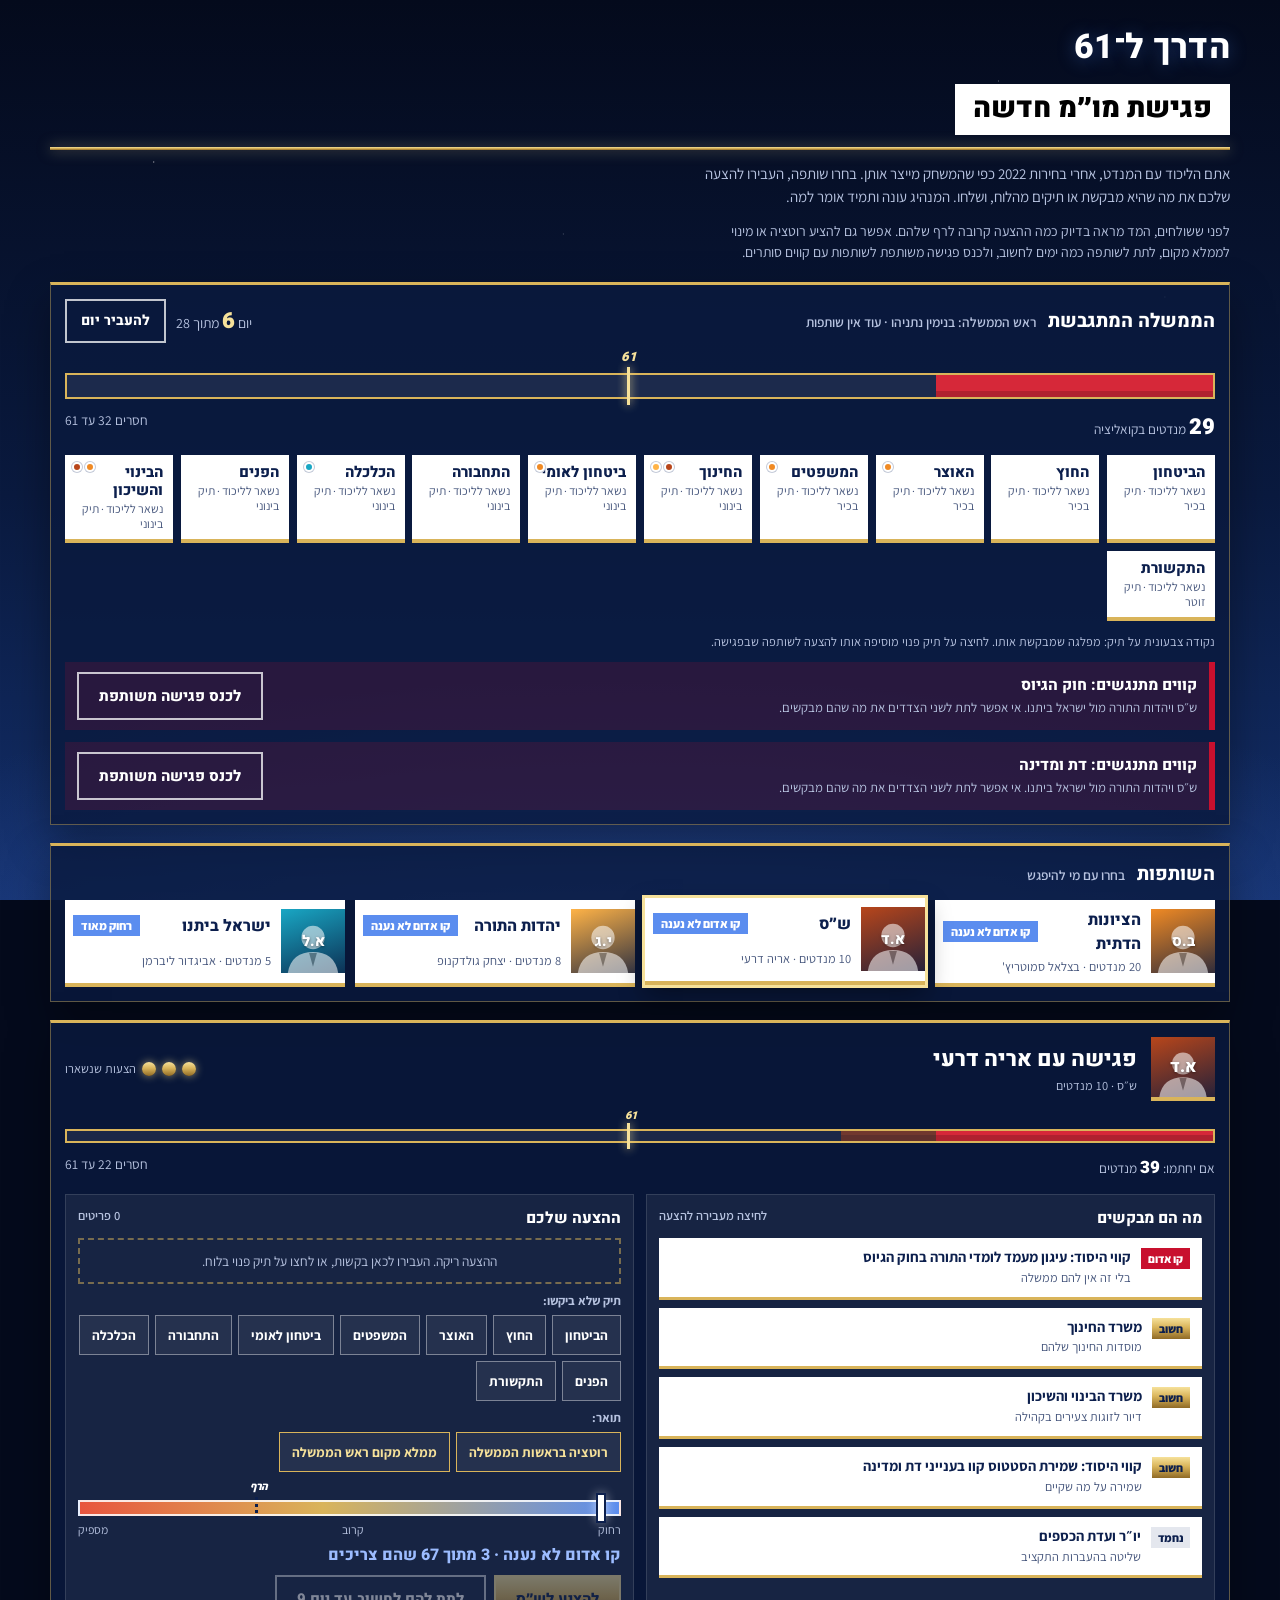
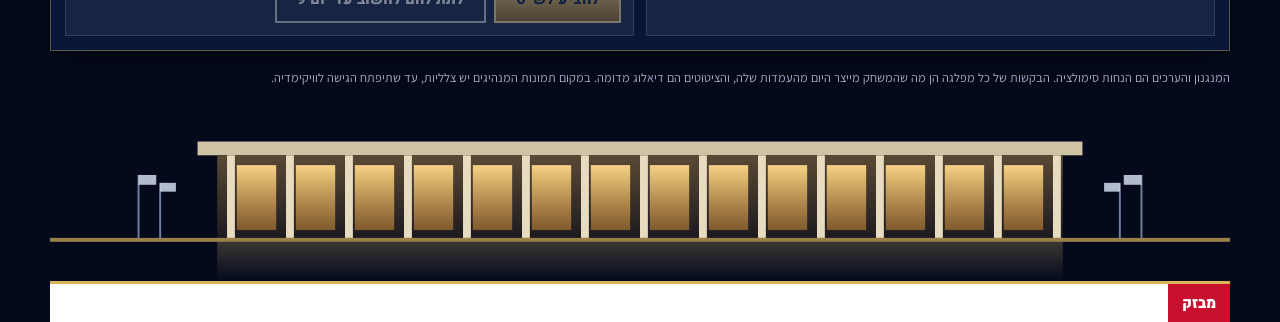
<file: prototypes/new-negotiation-meeting.html>
<!doctype html><html><head><meta charset=utf8><meta name=viewport content="width=device-width,initial-scale=1,viewport-fit=cover"><style>:root{color-scheme:light;box-sizing:border-box;padding-top:env(safe-area-inset-top,0px);padding-bottom:env(safe-area-inset-bottom,0px)}html{scroll-padding-top:env(safe-area-inset-top,0px)}body{margin:0;padding:0;font:14px -apple-system,BlinkMacSystemFont,sans-serif;background:#fff;color:#000}img{max-width:100%}[hidden]:not([hidden=until-found i]){display:none!important}</style></head><body>
<title>פגישת מו״מ חדשה</title>
<meta name="claude:viewport-fit-sides" content="cover">
<link rel="preconnect" href="https://fonts.googleapis.com">
<link rel="preconnect" href="https://fonts.gstatic.com" crossorigin>
<link rel="stylesheet" href="https://fonts.googleapis.com/css2?family=Assistant:wght@400;600;700;800&family=Heebo:wght@700;800;900&display=swap">
<style>
/* Layout: a night-sky news graphic. The forming government is the headline graphic on top (11 ministries, the race to 61);
   the partners sit in a row like a poll chart; the meeting is a white "studio card" pair: their wishes and your offer. */
:root {
  --night-0: #040a1c; --night-1: #0a1a3f; --night-2: #14306c;
  --panel: rgba(10, 26, 63, 0.82); --panel-line: rgba(217, 180, 90, 0.42);
  --paper: #ffffff; --paper-2: #e4e7ee; --navy: #0c1f4d; --navy-muted: #47577d; --paper-line: #c5cbd9;
  --text: #ffffff; --muted: #b7c3e0;
  --gold: #d9b45a; --gold-hi: #f6e19a; --gold-lo: #8f6a26; --gold-grad: linear-gradient(180deg, #f6e19a, #d9b45a 45%, #8f6a26);
  --good: #3ddc97; --warn: #ffcc66; --bad: #ff7a70;
  --good-ink: #0f7a4a; --warn-ink: #8a5200; --bad-ink: #b3261e;
  --f-display: 'Heebo', 'Arial Hebrew', system-ui, sans-serif; --f-body: 'Assistant', 'Arial Hebrew', 'Segoe UI', system-ui, sans-serif;
  color-scheme: dark;
}
body { background: var(--night-0); color: var(--text); font-family: var(--f-body); font-size: 15px; direction: rtl; }
.sky { position: fixed; inset: 0; z-index: -1; pointer-events: none;
  background:
    radial-gradient(2px 2px at 12% 18%, rgba(255,255,255,.55), transparent 60%), radial-gradient(1.5px 1.5px at 78% 9%, rgba(255,255,255,.45), transparent 60%),
    radial-gradient(1.5px 1.5px at 44% 26%, rgba(255,255,255,.35), transparent 60%), radial-gradient(2px 2px at 91% 33%, rgba(255,255,255,.3), transparent 60%),
    radial-gradient(120% 60% at 50% 110%, rgba(64, 110, 210, 0.45), transparent 60%),
    linear-gradient(180deg, var(--night-0), var(--night-1) 55%, var(--night-2)); }
.app { padding-left: max(16px, env(safe-area-inset-left, 0px)); padding-right: max(16px, env(safe-area-inset-right, 0px)); padding-block: 22px 0; max-width: 1180px; margin: 0 auto; display: grid; grid-template-columns: minmax(0, 1fr); gap: 18px; }
.bottom { min-width: 0; }
.app * { box-sizing: border-box; }
.app h1, .app h2, .app h3, .app p { margin: 0; }
:where(.app) button { font: inherit; color: inherit; cursor: pointer; }
.app button:focus-visible { outline: 3px solid var(--gold-hi); outline-offset: 2px; }

/* header: white title plate + glowing gold rule */
.top { display: grid; gap: 12px; justify-items: start; }
.kicker { font-family: var(--f-display); font-weight: 800; font-size: clamp(22px, 5.4vw, 34px); letter-spacing: 0.01em; text-shadow: 0 2px 18px rgba(80, 140, 255, 0.35); }
.plate { position: relative; overflow: hidden; display: inline-block; background: var(--paper); color: #000; font-family: var(--f-display); font-weight: 900; font-size: clamp(20px, 4.6vw, 28px); padding: 4px 18px 6px; }
.plate::after { content: ''; position: absolute; inset: 0; background: linear-gradient(100deg, transparent 30%, rgba(246, 225, 154, 0.75) 48%, transparent 66%); transform: translateX(120%); animation: shine 2.6s 0.4s ease-in-out both; }
@keyframes shine { to { transform: translateX(-120%); } }
.rule { width: 100%; height: 3px; background: var(--gold-grad); box-shadow: 0 0 14px rgba(246, 225, 154, 0.55); transform-origin: right; animation: grow 0.9s cubic-bezier(.2,.8,.2,1) both; }
@keyframes grow { from { transform: scaleX(0); } }
.top p { color: var(--muted); line-height: 1.55; max-width: 76ch; }
.modes { display: flex; flex-wrap: wrap; gap: 8px; align-items: center; }
.modes > span { font-weight: 800; font-size: 13.5px; color: var(--muted); }
.seg { display: flex; flex-wrap: wrap; gap: 4px; padding: 4px; border-radius: 4px; background: var(--panel); border: 1px solid var(--panel-line); }
.seg button { border: 0; background: transparent; min-height: 40px; padding: 6px 12px; border-radius: 2px; font-weight: 700; color: var(--muted); }
.seg button[aria-pressed="true"] { background: var(--gold-grad); color: var(--navy); }
.mode-note { font-size: 14px; color: var(--muted); }

/* panels */
.card { position: relative; background: var(--panel); border: 1px solid var(--panel-line); border-top: 3px solid var(--gold); padding: 14px; display: grid; gap: 12px; min-width: 0; box-shadow: 0 18px 40px rgba(0, 0, 0, 0.35); }
.card h2 { font-family: var(--f-display); font-size: 19px; font-weight: 800; display: flex; flex-wrap: wrap; gap: 6px 12px; align-items: baseline; }
.card h2 small { font-family: var(--f-body); font-weight: 600; color: var(--muted); font-size: 13.5px; }

/* the forming government */
.race { display: grid; gap: 6px; padding-top: 18px; }
.race.mini { padding-top: 14px; }
.race.mini .race-bar { height: 14px; }
.race.mini .race-61::before { top: -16px; font-size: 11px; }
.race.mini .race-line b { font-size: 17px; }
.race-bar { position: relative; height: 26px; background: rgba(255, 255, 255, 0.08); border: 2px solid var(--gold); display: flex; }
.race-bar span { height: 100%; transition: width 0.7s cubic-bezier(.2,.8,.2,1); box-shadow: inset 0 -6px 0 rgba(0,0,0,.18); }
.race-bar span.pend { opacity: 0.55; background-image: repeating-linear-gradient(45deg, rgba(255,255,255,.45) 0 5px, transparent 5px 10px); animation: breathe 1.4s ease-in-out infinite alternate; }
@keyframes breathe { to { opacity: 0.85; } }
.race-61 { position: absolute; top: -8px; bottom: -8px; inset-inline-start: calc(61 / 120 * 100%); border-inline-start: 3px solid var(--gold-hi); box-shadow: 0 0 10px var(--gold-hi); }
.race-61::before { content: '61'; position: absolute; top: -20px; inset-inline-start: -10px; font-family: var(--f-display); font-weight: 900; font-size: 13px; color: var(--gold-hi); }
.race-line { display: flex; flex-wrap: wrap; justify-content: space-between; gap: 4px 12px; font-size: 13.5px; color: var(--muted); padding-top: 6px; }
.race-line b { color: var(--text); font-family: var(--f-display); font-weight: 900; font-size: 22px; }
.posts { display: grid; grid-template-columns: repeat(auto-fill, minmax(min(100%, 100px), 1fr)); gap: 8px; }
.post { position: relative; min-height: 66px; background: var(--paper); color: var(--navy); border: 0; border-bottom: 4px solid var(--gold); padding: 8px 10px 8px; display: grid; align-content: start; gap: 2px; text-align: start; transition: background 0.3s, transform 0.25s, box-shadow 0.25s; animation: rise 0.5s cubic-bezier(.2,.8,.2,1) both; }
.post:nth-child(2) { animation-delay: 40ms } .post:nth-child(3) { animation-delay: 80ms } .post:nth-child(4) { animation-delay: 120ms } .post:nth-child(5) { animation-delay: 160ms } .post:nth-child(6) { animation-delay: 200ms } .post:nth-child(7) { animation-delay: 240ms } .post:nth-child(8) { animation-delay: 280ms } .post:nth-child(9) { animation-delay: 320ms } .post:nth-child(10) { animation-delay: 360ms } .post:nth-child(11) { animation-delay: 400ms }
@keyframes rise { from { transform: translateY(14px) scale(0.96); opacity: 0; } }
.post b { font-family: var(--f-display); font-weight: 800; font-size: 15px; line-height: 1.2; }
.post small { font-size: 12px; color: var(--navy-muted); }
.post .want { position: absolute; inset-inline-end: 7px; top: 7px; display: flex; gap: 3px; }
.post .want i { width: 10px; height: 10px; border-radius: 50%; border: 2px solid var(--paper); box-shadow: 0 0 0 1px var(--paper-line); }
.post.is-own { color: #fff; animation: flipin 0.6s ease both; }
.post.is-own small { color: rgba(255, 255, 255, 0.9); }
.post.is-pend { outline: 3px dashed var(--gold); outline-offset: -3px; animation: pop 0.35s ease both; }
.post.is-pend small { color: var(--navy); font-weight: 800; }
.post:disabled { cursor: default; }
.post.can:hover { transform: translateY(-3px); box-shadow: 0 8px 18px rgba(0, 0, 0, 0.35); }
@keyframes flipin { from { transform: rotateX(90deg); } to { transform: none; } }
@keyframes pop { 0% { transform: scale(0.94); } 60% { transform: scale(1.04); } 100% { transform: none; } }
.lines { display: flex; flex-wrap: wrap; gap: 6px; margin: 4px 0 0; padding: 0; }
.lines li { list-style: none; font-size: 13px; padding: 4px 10px; background: rgba(255, 255, 255, 0.1); border-inline-start: 3px solid var(--gold); }
.legend { font-size: 12.5px; color: var(--muted); }

/* partners: poll-chart rows */
.partners { display: grid; grid-template-columns: repeat(auto-fit, minmax(min(100%, 210px), 1fr)); gap: 10px; }
.pt { display: grid; grid-template-columns: auto 1fr auto; gap: 2px 10px; align-items: center; padding: 0; background: var(--paper); color: var(--navy); border: 0; border-bottom: 4px solid var(--gold); text-align: start; min-height: 64px; overflow: hidden; transition: transform 0.2s, box-shadow 0.2s; }
.pt .badge { grid-row: span 2; width: 64px; height: 64px; border-radius: 0; font-size: 15px; }
.pt b { font-family: var(--f-display); font-weight: 800; font-size: 16px; padding-top: 8px; }
.pt small { grid-column: 2 / 4; color: var(--navy-muted); font-size: 12.5px; padding-bottom: 8px; }
.pt .st { margin-inline-end: 8px; margin-top: 8px; }
.pt[aria-pressed="true"] { box-shadow: 0 0 0 3px var(--gold-hi), 0 10px 24px rgba(0, 0, 0, 0.4); transform: translateY(-2px); }
.st { font-size: 12px; font-weight: 800; padding: 3px 8px; background: var(--paper-2); color: var(--navy); white-space: nowrap; }
.st.ok { background: var(--good-ink); color: #fff; }
.st.out { background: var(--bad-ink); color: #fff; }
.st.z-ok { background: #e8553e; color: #fff; } .st.z-warn { background: var(--gold); color: var(--navy); } .st.z-bad { background: #5b8def; color: #fff; }
.badge { display: grid; place-items: center; color: #fff; font-family: var(--f-display); font-weight: 800; flex: none; position: relative; overflow: hidden; }
.badge svg { position: absolute; inset: auto 0 0; width: 100%; height: 82%; opacity: 0.55; }
.badge span { position: relative; text-shadow: 0 1px 3px rgba(0, 0, 0, 0.5); }

/* the meeting */
.meet { display: grid; gap: 14px; }
.meet-head { display: flex; flex-wrap: wrap; gap: 10px 14px; align-items: center; }
.meet-head .badge { width: 64px; height: 64px; font-size: 17px; border-bottom: 4px solid var(--gold); }
.meet-head h2 { font-size: 22px; }
.meet-head .who { display: grid; gap: 2px; flex: 1; min-width: 180px; }
.meet-head .who small { color: var(--muted); }
.pat { display: flex; gap: 6px; align-items: center; font-size: 12.5px; color: var(--muted); }
.pat i { width: 14px; height: 14px; border-radius: 50%; background: var(--gold-grad); box-shadow: 0 0 8px rgba(246, 225, 154, 0.6); transition: transform 0.3s, opacity 0.3s; }
.pat i.used { opacity: 0.18; transform: scale(0.7); box-shadow: none; }
.table { display: grid; gap: 12px; }
@media (min-width: 860px) { .table { grid-template-columns: 1fr 1fr; } }
.side { display: grid; gap: 8px; align-content: start; padding: 12px; background: rgba(255, 255, 255, 0.06); border: 1px solid rgba(255, 255, 255, 0.12); min-width: 0; }
.side h3 { font-family: var(--f-display); font-size: 15.5px; font-weight: 800; display: flex; justify-content: space-between; gap: 8px; }
.side h3 small { font-family: var(--f-body); color: var(--muted); font-weight: 600; font-size: 12.5px; }
.wish, .offer-item { background: var(--paper); color: var(--navy); border: 0; border-bottom: 3px solid var(--gold); }
.wish { display: grid; grid-template-columns: auto 1fr; gap: 3px 10px; align-items: start; text-align: start; padding: 10px 12px; min-height: 52px; transition: transform 0.2s; }
.wish:hover:not(:disabled) { transform: translateX(-4px); }
.wish .w { grid-row: span 2; font-size: 11.5px; font-weight: 800; padding: 3px 7px; white-space: nowrap; }
.w.red { background: #c8102e; color: #fff; }
.w.important { background: var(--gold-grad); color: var(--navy); }
.w.flexible { background: var(--paper-2); color: var(--navy); }
.wish b, .offer-item b { font-size: 14.5px; line-height: 1.3; }
.wish small, .offer-item small { color: var(--navy-muted); font-size: 12.5px; line-height: 1.35; }
.wish.is-blocked { opacity: 0.55; cursor: not-allowed; }
.wish.is-in { display: none; }
.offer-item { display: grid; grid-template-columns: auto 1fr; gap: 3px 10px; align-items: start; padding: 10px 12px; animation: slide 0.4s cubic-bezier(.2,.8,.2,1) both; }
.offer-item.is-comp { border-bottom-style: dashed; }
.offer-item .x { width: 40px; height: 40px; border-radius: 50%; border: 1px solid var(--paper-line); background: var(--paper-2); color: var(--navy); display: grid; place-items: center; grid-row: span 3; }
.offer-item .comp { grid-column: 2; justify-self: start; border: 0; background: none; padding: 4px 0; min-height: 36px; color: var(--navy); font-weight: 800; font-size: 13px; text-decoration: underline; text-decoration-color: var(--gold); text-decoration-thickness: 2px; text-underline-offset: 3px; }
@keyframes slide { from { transform: translateX(-60px); opacity: 0; } to { transform: none; opacity: 1; } }
.empty { color: var(--muted); font-size: 13.5px; padding: 12px; border: 2px dashed rgba(217, 180, 90, 0.5); text-align: center; }
.meter { display: grid; gap: 6px; padding-top: 20px; }
.meter-track { position: relative; height: 16px; background: linear-gradient(to left, #5b8def, #d9b45a 55%, #e8553e); border: 2px solid rgba(255,255,255,.85); }
.meter-needle { position: absolute; top: -7px; bottom: -7px; width: 6px; background: #fff; box-shadow: 0 0 0 2px var(--navy), 0 0 12px #fff; transition: inset-inline-start 0.6s cubic-bezier(.2,1.4,.4,1); }
.meter-bar { position: absolute; top: -5px; bottom: -5px; border-inline-start: 3px dotted var(--navy); }
.meter-bar::after { content: 'הרף'; position: absolute; top: -18px; inset-inline-start: -12px; font-size: 11px; font-weight: 800; color: var(--text); }
.meter-labels { display: flex; justify-content: space-between; font-size: 12px; color: var(--muted); }
.meter-say { font-family: var(--f-display); font-weight: 800; font-size: 16px; }
.meter-say.ok { color: #ff9a7a; } .meter-say.warn { color: var(--gold-hi); } .meter-say.bad { color: #9cbcff; }
.meter-say.exact-ok { color: var(--good); }
.blind { font-size: 13.5px; color: var(--muted); padding: 10px; border: 1px dashed rgba(255,255,255,.3); }
.go { display: flex; flex-wrap: wrap; gap: 8px; align-items: center; }
.btn { min-height: 48px; padding: 8px 20px; border: 2px solid rgba(255,255,255,.75); background: transparent; color: var(--text); font-family: var(--f-display); font-weight: 800; }
.btn-primary { background: var(--gold-grad); color: var(--navy); border-color: var(--gold-hi); box-shadow: 0 0 18px rgba(246, 225, 154, 0.35); }
.btn:disabled { opacity: 0.45; cursor: not-allowed; box-shadow: none; }
.reply { position: relative; display: grid; gap: 8px; padding: 14px; background: var(--paper); color: var(--navy); border-inline-start: 8px solid var(--navy); animation: wipe 0.5s cubic-bezier(.2,.8,.2,1) both; }
.reply.ok { border-inline-start-color: var(--good-ink); } .reply.bad { border-inline-start-color: var(--bad-ink); } .reply.counter { border-inline-start-color: var(--gold); }
@keyframes wipe { from { clip-path: inset(0 0 0 100%); } to { clip-path: inset(0 0 0 0); } }
.reply .tag { justify-self: start; font-family: var(--f-display); font-weight: 900; font-size: 13px; padding: 2px 10px; color: #fff; background: var(--navy); }
.reply.ok .tag { background: var(--good-ink); } .reply.bad .tag { background: var(--bad-ink); } .reply.counter .tag { background: var(--gold); color: var(--navy); }
.reply .say { font-family: var(--f-display); font-weight: 700; font-size: 18px; line-height: 1.4; }
.reply .why { font-size: 14.5px; line-height: 1.5; padding: 8px 10px; background: var(--paper-2); }
.reply .why b { display: block; font-size: 12.5px; color: var(--navy-muted); }
.reply .btn { color: var(--navy); border-color: var(--navy); }
.reply .btn-primary { border-color: var(--gold-lo); }
.stamp { position: absolute; inset-inline-end: 16px; top: 12px; font-family: var(--f-display); font-weight: 900; font-size: 24px; color: var(--good-ink); border: 4px solid var(--good-ink); padding: 0 14px; transform: rotate(-8deg); animation: stamp 0.5s 0.25s cubic-bezier(.2,1.6,.4,1) both; }
@keyframes stamp { from { transform: rotate(-8deg) scale(2.4); opacity: 0; } to { transform: rotate(-8deg) scale(1); opacity: 1; } }
.free-pick { display: grid; gap: 6px; }
.free-pick > span { font-size: 12.5px; color: var(--muted); font-weight: 700; }
.chips { display: flex; flex-wrap: wrap; gap: 6px; }
.chip { min-height: 40px; padding: 4px 12px; border: 1px solid rgba(255,255,255,.4); background: rgba(255,255,255,.06); font-size: 13.5px; font-weight: 700; }
.chip:hover { border-color: var(--gold-hi); }
.foot { font-size: 12.5px; color: var(--muted); line-height: 1.5; }
.knesset { display: block; width: 100%; max-width: 100%; height: auto; margin-top: 8px; }
.ticker { position: relative; overflow: hidden; background: var(--paper); color: var(--navy); border-top: 3px solid var(--gold); display: flex; align-items: stretch; min-height: 38px; }
.ticker b { flex: none; background: #c8102e; color: #fff; font-family: var(--f-display); font-weight: 900; padding: 8px 14px; z-index: 1; }
.ticker span { white-space: nowrap; padding: 8px 0; font-weight: 700; animation: crawl 26s linear infinite; padding-inline-start: 100%; }
@keyframes crawl { to { transform: translateX(100%); } }
/* v2: the clock, titles, offers left to think over, and joint meetings */
.gov-head { display: flex; flex-wrap: wrap; gap: 8px 16px; align-items: center; justify-content: space-between; }
.clock { display: flex; gap: 10px; align-items: center; font-size: 14px; color: var(--muted); }
.clock b { font-family: var(--f-display); font-weight: 900; font-size: 22px; color: var(--gold-hi); }
.btn-sm { min-height: 44px; padding: 6px 14px; font-size: 14px; }
.clash { display: flex; flex-wrap: wrap; gap: 10px 14px; align-items: center; justify-content: space-between; padding: 10px 12px; background: rgba(200, 16, 46, 0.16); border-inline-start: 6px solid #c8102e; animation: pop 0.4s ease both; }
.clash > div { display: grid; gap: 2px; min-width: 0; flex: 1 1 260px; }
.clash b { font-family: var(--f-display); font-weight: 800; font-size: 15.5px; }
.clash small { color: var(--muted); font-size: 13px; line-height: 1.4; }
.back-banner { display: flex; flex-wrap: wrap; gap: 8px 12px; align-items: center; justify-content: space-between; padding: 10px 12px; background: var(--gold-grad); color: var(--navy); font-weight: 800; animation: wipe 0.5s cubic-bezier(.2,.8,.2,1) both; }
.back-banner .btn { background: var(--navy); color: #fff; border-color: var(--navy); box-shadow: none; }
.st.think { background: #5b8def; color: #fff; }
.st.back { background: var(--gold-grad); color: var(--navy); animation: breathe 0.9s ease-in-out infinite alternate; }
.reply.wait { border-inline-start-color: #5b8def; }
.reply.wait .tag { background: #5b8def; }
.offer-item.is-title { border-bottom-color: #c8102e; }
.chip-title { border-color: var(--gold); color: var(--gold-hi); }
.lines li.is-joint { border-inline-start-color: var(--good); }
.lines li small { color: var(--good); font-weight: 800; margin-inline-start: 4px; }
.faces { display: flex; }
.faces .badge { width: 52px; height: 52px; font-size: 14px; border-bottom: 3px solid var(--gold); }
.faces .badge + .badge { margin-inline-start: -10px; box-shadow: 0 0 0 2px var(--night-1); }
.stances { list-style: none; margin: 0; padding: 0; display: grid; gap: 8px; }
@media (min-width: 860px) { .stances { grid-template-columns: repeat(auto-fit, minmax(240px, 1fr)); } }
.stances li { display: grid; grid-template-columns: auto 1fr; gap: 10px; align-items: center; background: var(--paper); color: var(--navy); border-bottom: 3px solid var(--gold); padding-inline-end: 10px; }
.stances li .badge { width: 52px; height: 52px; font-size: 13px; }
.stances li > span { display: grid; gap: 2px; padding-block: 6px; font-size: 14px; line-height: 1.35; }
.stances li small { color: var(--navy-muted); font-size: 12.5px; }
.stances .w { justify-self: start; font-size: 11px; font-weight: 800; padding: 2px 6px; }
.axis { display: flex; justify-content: space-between; gap: 8px; font-size: 12.5px; font-weight: 700; color: var(--gold-hi); border-bottom: 2px solid var(--gold); padding-bottom: 4px; }
.formulas { display: grid; gap: 8px; }
@media (min-width: 860px) { .formulas { grid-template-columns: repeat(3, 1fr); } }
.formula { display: grid; gap: 8px; align-content: start; text-align: start; padding: 12px; min-height: 96px; background: var(--paper); color: var(--navy); border: 0; border-bottom: 4px solid var(--gold); transition: transform 0.2s, box-shadow 0.2s; }
.formula b { font-family: var(--f-display); font-weight: 700; font-size: 15px; line-height: 1.35; }
.formula.is-on { box-shadow: 0 0 0 3px var(--gold-hi), 0 10px 24px rgba(0, 0, 0, 0.4); transform: translateY(-2px); }
.formula:disabled { cursor: default; opacity: 0.85; }
.verdicts { display: flex; flex-wrap: wrap; gap: 4px; }
.verdicts i { font-style: normal; font-size: 12px; font-weight: 800; padding: 2px 7px; }
.verdicts i.ok { background: var(--good-ink); color: #fff; }
.verdicts i.no { background: var(--paper-2); color: var(--bad-ink); }
.j-reply { display: grid; gap: 4px; padding: 8px 10px; background: var(--paper-2); border-inline-start: 4px solid var(--bad-ink); }
.j-reply.ok { border-inline-start-color: var(--good-ink); }
.j-reply .say { font-size: 16px; }
.j-reply .why { padding: 0; background: none; }
@media (prefers-reduced-motion: reduce) { .app *, .app *::before, .app *::after { animation-duration: 0.01ms !important; animation-iteration-count: 1 !important; transition-duration: 0.01ms !important; } .ticker span { padding-inline-start: 0; } }
</style>

<div class="sky" aria-hidden="true"></div>
<main class="app" id="app" dir="rtl" lang="he">
  <header class="top">
    <span class="kicker">הדרך ל־61</span>
    <h1 class="plate">פגישת מו״מ חדשה</h1>
    <i class="rule" aria-hidden="true"></i>
    <p>אתם הליכוד עם המנדט, אחרי בחירות 2022 כפי שהמשחק מייצר אותן. בחרו שותפה, העבירו להצעה שלכם את מה שהיא מבקשת או תיקים מהלוח, ושלחו. המנהיג עונה ותמיד אומר למה.</p>
    <p class="mode-note">לפני ששולחים, המד מראה בדיוק כמה ההצעה קרובה לרף שלהם. אפשר גם להציע רוטציה או מינוי לממלא מקום, לתת לשותפה כמה ימים לחשוב, ולכנס פגישה משותפת לשותפות עם קווים סותרים.</p>
  </header>
  <section class="card gov" aria-labelledby="gov-title" id="gov"></section>
  <section class="card" aria-labelledby="pt-title">
    <h2 id="pt-title">השותפות <small>בחרו עם מי להיפגש</small></h2>
    <div class="partners" id="partners"></div>
  </section>
  <section class="card meet" id="meet" aria-live="polite"></section>
  <p class="foot">המנגנון והערכים הם הנחות סימולציה. הבקשות של כל מפלגה הן מה שהמשחק מייצר היום מהעמדות שלה, והציטוטים הם דיאלוג מדומה. במקום תמונות המנהיגים יש צלליות, עד שתיפתח הגישה לוויקימדיה.</p>
  <div class="bottom">
    <svg class="knesset" viewBox="0 0 1200 170" preserveAspectRatio="xMidYMax meet" aria-hidden="true">
      <defs>
        <linearGradient id="kn-wall" x1="0" y1="0" x2="0" y2="1"><stop offset="0" stop-color="#5a4a35"/><stop offset="1" stop-color="#1d1a1f"/></linearGradient>
        <linearGradient id="kn-glow" x1="0" y1="0" x2="0" y2="1"><stop offset="0" stop-color="#ffd98a" stop-opacity=".95"/><stop offset="1" stop-color="#c98a3a" stop-opacity=".55"/></linearGradient>
        <linearGradient id="kn-refl" x1="0" y1="0" x2="0" y2="1"><stop offset="0" stop-color="#ffd98a" stop-opacity=".22"/><stop offset="1" stop-color="#ffd98a" stop-opacity="0"/></linearGradient>
      </defs>
      <rect x="150" y="28" width="900" height="14" fill="#cfc3a6"/>
      <rect x="170" y="42" width="860" height="84" fill="url(#kn-wall)"/>
      <g fill="url(#kn-glow)">
        <rect x="190" y="52" width="40" height="66"/><rect x="250" y="52" width="40" height="66"/><rect x="310" y="52" width="40" height="66"/><rect x="370" y="52" width="40" height="66"/><rect x="430" y="52" width="40" height="66"/><rect x="490" y="52" width="40" height="66"/><rect x="550" y="52" width="40" height="66"/><rect x="610" y="52" width="40" height="66"/><rect x="670" y="52" width="40" height="66"/><rect x="730" y="52" width="40" height="66"/><rect x="790" y="52" width="40" height="66"/><rect x="850" y="52" width="40" height="66"/><rect x="910" y="52" width="40" height="66"/><rect x="970" y="52" width="40" height="66"/>
      </g>
      <g fill="#e8dcc0"><rect x="180" y="42" width="8" height="84"/><rect x="240" y="42" width="8" height="84"/><rect x="300" y="42" width="8" height="84"/><rect x="360" y="42" width="8" height="84"/><rect x="420" y="42" width="8" height="84"/><rect x="480" y="42" width="8" height="84"/><rect x="540" y="42" width="8" height="84"/><rect x="600" y="42" width="8" height="84"/><rect x="660" y="42" width="8" height="84"/><rect x="720" y="42" width="8" height="84"/><rect x="780" y="42" width="8" height="84"/><rect x="840" y="42" width="8" height="84"/><rect x="900" y="42" width="8" height="84"/><rect x="960" y="42" width="8" height="84"/><rect x="1020" y="42" width="8" height="84"/></g>
      <rect x="0" y="126" width="1200" height="4" fill="#d9b45a" opacity=".7"/>
      <rect x="170" y="130" width="860" height="40" fill="url(#kn-refl)"/>
      <g stroke="#9fb0d6" stroke-width="2" opacity=".7"><line x1="90" y1="126" x2="90" y2="62"/><line x1="112" y1="126" x2="112" y2="70"/><line x1="1088" y1="126" x2="1088" y2="70"/><line x1="1110" y1="126" x2="1110" y2="62"/></g>
      <g fill="#dfe7fb" opacity=".8"><path d="M90 62h18v10H90z"/><path d="M112 70h16v9h-16z"/><path d="M1088 70h-16v9h16z"/><path d="M1110 62h-18v10h18z"/></g>
    </svg>
    <div class="ticker" aria-hidden="true"><b>מבזק</b><span id="tick">המו״מ הקואליציוני נמשך · 28 יום להרכבת הממשלה · כל הסכם נכנס ללוח הממשלה · הציטוטים בהדגמה הם דיאלוג מדומה</span></div>
  </div>
</main>

<script>
(function () {
  'use strict';
  const POSTS = [
    { id: 'DEF', name: 'הביטחון', tier: 'senior' }, { id: 'FOR', name: 'החוץ', tier: 'senior' }, { id: 'FIN', name: 'האוצר', tier: 'senior' }, { id: 'JUS', name: 'המשפטים', tier: 'senior' },
    { id: 'EDU', name: 'החינוך', tier: 'mid' }, { id: 'POL', name: 'ביטחון לאומי', tier: 'mid' }, { id: 'TRA', name: 'התחבורה', tier: 'mid' }, { id: 'ECO', name: 'הכלכלה', tier: 'mid' },
    { id: 'INT', name: 'הפנים', tier: 'mid' }, { id: 'HOU', name: 'הבינוי והשיכון', tier: 'mid' }, { id: 'COM', name: 'התקשורת', tier: 'junior' },
  ];
  const TIER = { senior: 'תיק בכיר', mid: 'תיק בינוני', junior: 'תיק זוטר' };
  const TIER_RANK = { senior: 3, mid: 2, junior: 1 };
  const W = { red: 3, important: 2, flexible: 1 };
  const W_HE = { red: 'קו אדום', important: 'חשוב', flexible: 'נחמד' };
  const post = (id) => POSTS.find((p) => p.id === id);
  const HOLDER = { id: 'likud', name: 'הליכוד', leader: 'בנימין נתניהו', seats: 29, color: '#d62839', initials: 'ב.נ' };
  const DAYS = 28;
  const THINK_DAYS = 3;
  // Clauses are lines of the whole government: promised once, they hold for every partner.
  const CLAUSES = {
    override: { short: 'פסקת ההתגברות', text: 'חקיקת פסקת התגברות על בג״ץ', comp: 'ועדה לבחינת היחסים בין הרשויות' },
    settle: { short: 'חיזוק ההתיישבות', text: 'חיזוק ההתיישבות והגדלת תקציב הביטחון', comp: 'תוספת לתקציב הביטחון בלבד' },
    yeshiva: { short: 'מעמד לומדי התורה', text: 'עיגון מעמד לומדי התורה בחוק הגיוס', comp: 'ועדה משותפת לנוסח חוק הגיוס', clash: 'draft' },
    status: { short: 'הסטטוס קוו', text: 'שמירת הסטטוס קוו בענייני דת ומדינה', comp: 'שינויים בדת ומדינה רק בהסכמת כל השותפות', clash: 'civil' },
    draft: { short: 'חוק גיוס שוויוני', text: 'חוק גיוס שוויוני עם יעדים מחייבים', comp: 'יעדי גיוס הדרגתיים בלי סנקציות', clash: 'yeshiva' },
    civil: { short: 'תחבורה בשבת וברית זוגיות', text: 'תחבורה ציבורית בשבת וברית זוגיות אזרחית', comp: 'פיילוט מקומי לתחבורה בשבת', clash: 'status' },
  };
  const COMMITTEES = { law: 'ועדת החוקה, חוק ומשפט', fin: 'ועדת הכספים' };
  // Titles the prime minister can give away, one of each (owner's comment, 2026-10-17 08:01Z).
  const TITLES = {
    rotation: { name: 'רוטציה בראשות הממשלה', sub: 'ראש הממשלה בחצי השני של הקדנציה. המחיר: הליכוד מוותר על ראשות הממשלה בחצי השני.', value: 0.3 },
    deputy: { name: 'ממלא מקום ראש הממשלה', sub: 'תואר בכיר, בלי תיק נוסף.', value: 0.08 },
  };
  // Clashing guidelines (owner's comment, 08:00Z): a joint meeting can agree one wording for both sides.
  // Positions run from the first side (0) to the second (1); the wordings are simulated content.
  const TOPICS = {
    draft: { name: 'חוק הגיוס', sides: ['yeshiva', 'draft'], formulas: [
      { id: 'd1', pos: 0.3, text: 'חוק גיוס עם יעדים הדרגתיים, בלי סנקציות' },
      { id: 'd2', pos: 0.5, text: 'יעדי גיוס מחייבים לצד מסלול מוכר ללומדי תורה, ותמריצים במקום סנקציות' },
      { id: 'd3', pos: 0.7, text: 'יעדי גיוס מחייבים, עם סנקציות כלכליות על מי שלא מתגייס' },
    ] },
    religion: { name: 'דת ומדינה', sides: ['status', 'civil'], formulas: [
      { id: 'r1', pos: 0.3, text: 'הסטטוס קוו נשמר, ותחבורה ציבורית בשבת רק בפיילוט מקומי' },
      { id: 'r2', pos: 0.5, text: 'תחבורה ציבורית מצומצמת בשבת בערים שיבחרו בכך, בלי שינוי בנישואים' },
      { id: 'r3', pos: 0.7, text: 'תחבורה ציבורית בשבת וברית זוגיות אזרחית, בלי לגעת בכשרות' },
    ] },
  };
  const JOINT_TOL = { red: 0.35, important: 0.5, flexible: 0.65 };
  const topicOf = (c) => Object.keys(TOPICS).find((t) => TOPICS[t].sides.includes(c)) || null;
  const formula = (t, fid) => TOPICS[t].formulas.find((f) => f.id === fid);
  // From the game's engine (2022, Likud holds the mandate): seats after the campaign, demands, acceptance bar, relations.
  const PARTIES = [
    { id: 'rz', name: 'הציונות הדתית', leader: "בצלאל סמוטריץ'", initials: 'ב.ס', seats: 20, color: '#f08a24', bar: 0.69, rel: 0.08, oppose: ['draft', 'civil'],
      demands: [
        { id: 'rz1', kind: 'clause', clause: 'override', weight: 'red', why: 'ההבטחה המרכזית שלהם בקמפיין' },
        { id: 'rz2', kind: 'post', post: 'JUS', weight: 'important', why: 'כדי להוביל את השינוי במערכת המשפט' },
        { id: 'rz3', kind: 'post', post: 'FIN', weight: 'important', why: 'הם רוצים יד על התקציב' },
        { id: 'rz4', kind: 'clause', clause: 'settle', weight: 'important', why: 'נושא ליבה לבוחרים שלהם' },
        { id: 'rz5', kind: 'post', post: 'POL', weight: 'flexible', why: 'תיק שמתאים לסדר היום שלהם' },
        { id: 'rz6', kind: 'post', post: 'HOU', weight: 'flexible', why: 'בנייה ביהודה ושומרון' },
        { id: 'rz7', kind: 'committee', committee: 'law', weight: 'flexible', why: 'כדי להעביר את החקיקה' },
      ] },
    { id: 'shas', name: 'ש״ס', leader: 'אריה דרעי', initials: 'א.ד', seats: 10, color: '#b8461b', bar: 0.67, rel: 0.43, oppose: ['draft', 'civil'],
      demands: [
        { id: 'sh1', kind: 'clause', clause: 'yeshiva', weight: 'red', why: 'בלי זה אין להם ממשלה' },
        { id: 'sh2', kind: 'post', post: 'EDU', weight: 'important', why: 'מוסדות החינוך שלהם' },
        { id: 'sh3', kind: 'post', post: 'HOU', weight: 'important', why: 'דיור לזוגות צעירים בקהילה' },
        { id: 'sh4', kind: 'clause', clause: 'status', weight: 'important', why: 'שמירה על מה שקיים' },
        { id: 'sh5', kind: 'committee', committee: 'fin', weight: 'flexible', why: 'שליטה בהעברות התקציב' },
      ] },
    { id: 'utj', name: 'יהדות התורה', leader: 'יצחק גולדקנופ', initials: 'י.ג', seats: 8, color: '#ffb347', bar: 0.67, rel: 0.43, oppose: ['draft', 'civil'],
      demands: [
        { id: 'ut1', kind: 'clause', clause: 'yeshiva', weight: 'red', why: 'בלי זה אין להם ממשלה' },
        { id: 'ut2', kind: 'post', post: 'EDU', weight: 'important', why: 'מוסדות החינוך שלהם' },
        { id: 'ut3', kind: 'clause', clause: 'status', weight: 'important', why: 'שמירה על מה שקיים' },
        { id: 'ut4', kind: 'committee', committee: 'fin', weight: 'flexible', why: 'שליטה בהעברות התקציב' },
      ] },
    { id: 'yb', name: 'ישראל ביתנו', leader: 'אביגדור ליברמן', initials: 'א.ל', seats: 5, color: '#19a7c4', bar: 0.61, rel: -0.57, oppose: ['yeshiva', 'status'],
      demands: [
        { id: 'yb1', kind: 'post', post: 'ECO', weight: 'important', why: 'יוקר המחיה' },
        { id: 'yb2', kind: 'clause', clause: 'civil', weight: 'important', why: 'הבטחה לבוחרים החילונים' },
        { id: 'yb3', kind: 'clause', clause: 'draft', weight: 'important', why: 'הדגל של הקמפיין שלהם' },
        { id: 'yb4', kind: 'committee', committee: 'fin', weight: 'flexible', why: 'שליטה בהעברות התקציב' },
      ] },
  ];

  const S = {
    sel: 'shas', view: 'party', topic: null, day: 6,
    owner: {}, lines: {}, chairs: {}, titles: {}, joint: {},   // what the government has agreed
    status: {}, patience: {}, offer: {}, reply: {},            // per partner
    thinking: {}, shift: {}, back: [],                         // offers left with a partner to think over
    jointPick: {}, jointReply: {}, jointTries: {},             // joint meetings
    log: [],
  };
  PARTIES.forEach((p) => { S.status[p.id] = 'open'; S.patience[p.id] = 3; S.offer[p.id] = []; });
  Object.keys(TOPICS).forEach((t) => { S.jointTries[t] = 2; });

  const party = (id) => PARTIES.find((p) => p.id === id);
  const esc = (s) => String(s).replace(/[&<>"]/g, (c) => ({ '&': '&amp;', '<': '&lt;', '>': '&gt;', '"': '&quot;' }[c]));
  const itemText = (d) => d.kind === 'post' ? 'משרד ' + post(d.post).name : d.kind === 'clause' ? 'קווי היסוד: ' + CLAUSES[d.clause].text : 'יו״ר ' + COMMITTEES[d.committee];
  const whyName = (d) => d.kind === 'post' ? 'משרד ' + post(d.post).name : d.kind === 'clause' ? 'הסעיף על ' + CLAUSES[d.clause].short : 'ראשות ' + COMMITTEES[d.committee];
  const andList = (xs) => xs.length < 2 ? (xs[0] || '') : xs.slice(0, -1).join(', ') + ' ו' + xs[xs.length - 1];
  const weightPhrase = (d) => d.weight === 'red' ? 'הוא קו אדום שלהם' : d.weight === 'important' ? 'חשוב להם' : 'נחמד להם';
  const pending = (pid) => S.offer[pid] || [];
  const pendingPosts = (pid) => pending(pid).filter((o) => o.kind === 'post').map((o) => o.ref);
  const postFree = (id, pid) => !S.owner[id] && !pendingPosts(pid).includes(id);
  const agreedParties = () => PARTIES.filter((p) => S.status[p.id] === 'agreed');
  const coalitionSeats = () => HOLDER.seats + agreedParties().reduce((a, p) => a + p.seats, 0);
  const isOpen = (pid) => S.status[pid] === 'open' && !S.thinking[pid];
  const say = (pid, text) => `${party(pid).leader}: "${text}"`;
  const note = (text) => { S.log.push(`יום ${S.day}: ${text}`); };

  // A clause the government already took on, or one this offer gives.
  const clauseState = (pid, c) => {
    const t = topicOf(c);
    if (t && S.joint[t]) return 'joint';
    const o = pending(pid).find((x) => x.kind === 'clause' && x.ref === c);
    if (o) return o.comp ? 'comp' : 'give';
    return S.lines[c] || null;
  };
  const clashOf = (pid, c) => {
    const k = CLAUSES[c].clash;
    return k && clauseState(pid, k) === 'give' ? k : null;
  };
  const titleTaken = (t, pid) => S.titles[t] && S.titles[t] !== pid;

  /** How party `pid` scores the offer on the table: the share of its weighted wishes met, plus titles and relations, minus lines it opposes. */
  function evaluate(pid) {
    const p = party(pid);
    let num = 0, den = 0, red = null; const missing = [];
    const given = [...pendingPosts(pid), ...Object.keys(S.owner).filter((k) => S.owner[k] === pid)];
    const exact = new Set(p.demands.filter((d) => d.kind === 'post' && given.includes(d.post)).map((d) => d.post));
    const spare = given.filter((g) => !exact.has(g));
    for (const d of p.demands) {
      const w = W[d.weight];
      let c = 0;
      if (d.kind === 'post') {
        if (exact.has(d.post)) c = 1;
        else if (spare.length) {
          const i = spare.findIndex((g) => TIER_RANK[post(g).tier] >= TIER_RANK[post(d.post).tier]);
          const g = spare.splice(i >= 0 ? i : 0, 1)[0];
          c = TIER_RANK[post(g).tier] >= TIER_RANK[post(d.post).tier] ? 0.5 : 0.3;
        }
      } else if (d.kind === 'clause') {
        const st = clauseState(pid, d.clause);
        c = st === 'give' ? 1 : st === 'joint' ? 0.6 : st === 'comp' ? (d.weight === 'red' ? 0.35 : 0.5) : 0;
      } else {
        const o = pending(pid).find((x) => x.kind === 'committee' && x.ref === d.committee);
        c = S.chairs[d.committee] === pid ? 1 : o ? (o.comp ? 0.5 : 1) : 0;
      }
      den += w; num += w * c;
      if (c === 0 && d.weight === 'red') red = red || d;
      if (c < 1) missing.push({ d, c });
    }
    let score = den ? num / den : 1;
    score += 0.04 * spare.length + 0.08 * p.rel;
    for (const t of Object.keys(TITLES)) if (S.titles[t] === pid || pending(pid).some((o) => o.kind === 'title' && o.ref === t)) score += TITLES[t].value;
    const hurt = p.oppose.filter((c) => clauseState(pid, c) === 'give');
    score -= 0.12 * hurt.length;
    return { score, bar: p.bar + (S.shift[pid] || 0), red, missing, hurt };
  }

  /** The smallest change that would close the deal: their heaviest unmet wishes first, while the posts are free. */
  function counterFor(pid) {
    const p = party(pid);
    const saved = S.offer[pid].map((o) => ({ ...o }));
    const fix = [];   // { say, d, taker }: what the leader asks to add, in their words
    const order = p.demands.slice().sort((a, b) => W[b.weight] - W[a.weight]);
    for (const d of order) {
      const e = evaluate(pid);
      if (!e.red && e.score >= e.bar) break;
      if (e.missing.every((m) => m.d !== d)) continue;
      if (d.kind === 'post') {
        if (postFree(d.post, pid)) { S.offer[pid].push({ key: d.id, kind: 'post', ref: d.post }); fix.push({ say: 'את משרד ' + post(d.post).name, d }); continue; }
        // Their post went to someone else: a free post of the same tier or higher stands in for it.
        const want = TIER_RANK[post(d.post).tier];
        const sub = POSTS.filter((x) => postFree(x.id, pid) && TIER_RANK[x.tier] >= want).sort((x, y) => TIER_RANK[x.tier] - TIER_RANK[y.tier])[0];
        if (sub) { S.offer[pid].push({ key: 'sub-' + d.id, kind: 'post', ref: sub.id }); fix.push({ say: `את משרד ${sub.name} במקום ${post(d.post).name}`, d, taker: S.owner[d.post] || null }); }
      } else if (d.kind === 'clause') {
        const st = clauseState(pid, d.clause);
        if (clashOf(pid, d.clause) || st === 'joint') continue;
        const o = S.offer[pid].find((x) => x.kind === 'clause' && x.ref === d.clause);
        if (o && o.comp) { o.comp = false; fix.push({ say: `את ${CLAUSES[d.clause].short} במלואו, בלי פשרה`, d }); }
        else if (!o && !S.lines[d.clause]) { S.offer[pid].push({ key: d.id, kind: 'clause', ref: d.clause }); fix.push({ say: `את ${CLAUSES[d.clause].short} בקווי היסוד`, d }); }
      } else if (!S.chairs[d.committee]) {
        const o = S.offer[pid].find((x) => x.kind === 'committee' && x.ref === d.committee);
        if (o && o.comp) { o.comp = false; fix.push({ say: `את ${COMMITTEES[d.committee]} לכל הקדנציה`, d }); }
        else if (!o) { S.offer[pid].push({ key: d.id, kind: 'committee', ref: d.committee }); fix.push({ say: `את ראשות ${COMMITTEES[d.committee]}`, d }); }
      }
    }
    const e = evaluate(pid);
    const next = S.offer[pid];
    S.offer[pid] = saved;
    return !e.red && e.score >= e.bar && fix.length ? { fix, next } : null;
  }

  function zone(e) {
    const m = e.score - e.bar;
    if (e.red) return { cls: 'bad', he: 'קו אדום לא נענה' };
    if (m >= 0) return { cls: 'ok', he: 'מספיק להסכם' };
    if (m >= -0.12) return { cls: 'warn', he: 'כמעט' };
    if (m >= -0.3) return { cls: 'warn', he: 'רחוק' };
    return { cls: 'bad', he: 'רחוק מאוד' };
  }

  /** The leader's answer to the offer on the table, always with the reason. Signs the deal when it clears their bar. */
  function replyFor(pid) {
    const e = evaluate(pid);
    if (e.red) {
      const short = e.red.kind === 'clause' ? CLAUSES[e.red.clause].short : itemText(e.red);
      const comp = e.red.kind === 'clause' && pending(pid).some((o) => o.kind === 'clause' && o.ref === e.red.clause);
      return { tone: 'bad', say: say(pid, comp ? `פשרה על ${short} לא תעבור אצלנו.` : `בלי ${short} אין על מה לדבר.`),
        why: `${whyName(e.red)} הוא הקו האדום שלהם: ${e.red.why}. ${comp ? 'פשרה על קו אדום שווה להם מעט' : 'בלעדיו הם לא נכנסים'}, ולכן גם הצעה נדיבה בשאר לא תעזור.` };
    }
    if (e.score >= e.bar) {
      const r = { tone: 'ok', say: say(pid, 'סגרנו. נחתום עוד הערב.'), why: e.hurt.length ? `הם הסכימו למרות ${andList(e.hurt.map((c) => CLAUSES[c].short))}, שמפריע להם. זה יחזור בהמשך הקדנציה.` : 'ההצעה ענתה על מה שהכי חשוב להם.' };
      commit(pid);
      return r;
    }
    const c = counterFor(pid);
    const close = e.score - e.bar >= -0.12;
    const taken = e.missing.find((m) => m.d.kind === 'post' && S.owner[m.d.post] && S.owner[m.d.post] !== pid);
    const heavy = e.missing.filter((m) => m.c < 1).sort((a, b) => W[b.d.weight] - W[a.d.weight]).slice(0, 2).map((m) => `${whyName(m.d)} (${W_HE[m.d.weight]})`);
    if (c) {
      return { tone: 'counter', say: say(pid, `${close ? 'כמעט.' : 'זה עוד לא מספיק.'} תוסיפו ${andList(c.fix.map((f) => f.say))}, ונסגור.`),
        why: `${c.fix.map((f) => f.taker ? `${whyName(f.d)} ${weightPhrase(f.d)}, אבל הוא כבר הובטח ל${party(f.taker).name}, ולכן הם מסתפקים בתיק אחר באותה דרגה` : `${whyName(f.d)} ${weightPhrase(f.d)}: ${f.d.why}`).join('. ')}. זה התיקון הקטן ביותר שיספיק להם${e.hurt.length ? `, למרות ש${andList(e.hurt.map((x) => CLAUSES[x].short))} מפריע להם` : ''}.`, fix: c.next };
    }
    if (taken) return { tone: 'bad', say: say(pid, `את משרד ${post(taken.d.post).name} כבר נתתם ל${party(S.owner[taken.d.post]).name}. מה נשאר לנו?`), why: 'התיק שהם רצו כבר הובטח לשותפה אחרת, ואין מספיק תיקים פנויים באותה דרגה ודברים אחרים כדי לפצות אותם.' };
    return { tone: 'bad', say: say(pid, 'זה רחוק ממה שאנחנו צריכים.'), why: `חסרים להם ${andList(heavy)}${e.hurt.length ? `, ומפריע להם ${andList(e.hurt.map((x) => CLAUSES[x].short))}` : ''}.` };
  }

  function commit(pid) {
    for (const o of S.offer[pid]) {
      if (o.kind === 'post') S.owner[o.ref] = pid;
      else if (o.kind === 'clause') { if (S.lines[o.ref] !== 'give') S.lines[o.ref] = o.comp ? 'comp' : 'give'; }
      else if (o.kind === 'title') S.titles[o.ref] = pid;
      else S.chairs[o.ref] = pid;
    }
    // A title or post can be promised once: drop it from offers still on the table elsewhere.
    for (const q of PARTIES) if (q.id !== pid) S.offer[q.id] = S.offer[q.id].filter((o) => !(o.kind === 'title' && S.titles[o.ref]) && !(o.kind === 'post' && S.owner[o.ref]));
    S.offer[pid] = [];
    S.status[pid] = 'agreed';
    delete S.thinking[pid];
    note(`${party(pid).name} חתמה על הסכם קואליציוני`);
  }

  function propose(pid) {
    if (S.patience[pid] <= 0 || !isOpen(pid)) return;
    S.patience[pid] -= 1;
    const r = replyFor(pid);
    if (S.patience[pid] <= 0 && r.tone !== 'ok') r.why += ' נגמרו ההצעות לפגישה הזו. אפשר לתת להם לחשוב על ההצעה האחרונה.';
    S.reply[pid] = r;
    advance(1);
    render();
    const el = document.querySelector('.reply');
    if (el && el.scrollIntoView) el.scrollIntoView({ behavior: matchMedia('(prefers-reduced-motion: reduce)').matches ? 'auto' : 'smooth', block: 'nearest' });
  }

  /** Leave the offer with them for a few days (owner's comment, 07:58Z); the game brings the player back when they answer. */
  function think(pid) {
    if (!isOpen(pid) || !pending(pid).length) return;
    S.thinking[pid] = { until: S.day + THINK_DAYS, signedAt: agreedParties().length };
    S.reply[pid] = { tone: 'wait', say: say(pid, `ניתן לכם תשובה בעוד ${THINK_DAYS} ימים.`), why: `ההצעה מונחת אצלם עד יום ${S.day + THINK_DAYS}. בינתיים אפשר להתקדם עם האחרות, והמשחק יחזיר אתכם אליהם עם התשובה.` };
    note(`${party(pid).name} לוקחת זמן לחשוב על ההצעה`);
    render();
  }

  // What changed for them while they were thinking; it moves their bar.
  function thinkShift(pid) {
    const others = agreedParties().filter((x) => x.id !== pid);
    const without = HOLDER.seats + others.reduce((a, x) => a + x.seats, 0);
    if (without >= 61) return { d: -0.12, why: 'בזמן שחשבו נבנה לכם רוב בלעדיהם, והם חוששים להישאר בחוץ.' };
    const rest = PARTIES.filter((x) => x.id !== pid && S.status[x.id] === 'open').reduce((a, x) => a + x.seats, 0);
    if (without + rest < 61) return { d: 0.04, why: 'בזמן שחשבו הבינו שבלעדיהם אין לכם 61, והם מעלים את המחיר.' };
    if (others.length > S.thinking[pid].signedAt) return { d: -0.07, why: 'בזמן שחשבו חתמתם עם שותפה נוספת, והם לא רוצים להישאר מאחור.' };
    return { d: -0.03, why: 'הזמן ריכך אותם מעט.' };
  }

  function advance(n) {
    for (let i = 0; i < n && S.day < DAYS; i++) {
      S.day += 1;
      for (const pid of Object.keys(S.thinking)) {
        if (S.thinking[pid].until > S.day) continue;
        const sh = thinkShift(pid);
        S.shift[pid] = (S.shift[pid] || 0) + sh.d;
        delete S.thinking[pid];
        const r = replyFor(pid);
        r.why = sh.why + ' ' + r.why;
        r.back = true;
        S.reply[pid] = r;
        S.patience[pid] = Math.max(1, S.patience[pid]);
        S.back.push(pid);
        note(`${party(pid).name} חזרה עם תשובה`);
      }
    }
  }
  // When a partner comes back with an answer, the game takes the player to that meeting.
  function goBack() {
    const pid = S.back.shift();
    if (pid) { S.sel = pid; S.view = 'party'; }
  }

  // ---------- joint meetings ----------
  const stakeOf = (t, p) => {
    const d = p.demands.find((x) => x.kind === 'clause' && TOPICS[t].sides.includes(x.clause));
    return d ? { d, side: TOPICS[t].sides.indexOf(d.clause) } : null;
  };
  const stakeholders = (t) => PARTIES.filter((p) => stakeOf(t, p));
  const topicLive = (t) => !S.joint[t] && [0, 1].every((s) => stakeholders(t).some((p) => stakeOf(t, p).side === s));

  /** Would `p` accept wording `fid`? Each side moves further when it is content with the rest of its deal. */
  function jointView(t, fid, p) {
    const { d, side } = stakeOf(t, p);
    const saved = S.joint[t];
    S.joint[t] = fid;
    const e = evaluate(p.id);
    if (saved) S.joint[t] = saved; else delete S.joint[t];
    const content = S.status[p.id] === 'agreed' || (!e.red && e.score >= e.bar - 0.05);
    const tol = JOINT_TOL[d.weight] + (content ? 0.2 : 0) - 0.05;
    const dist = Math.abs(formula(t, fid).pos - side);
    return { ok: dist <= tol + 1e-9, content, d };
  }

  function proposeJoint(t) {
    const fid = S.jointPick[t];
    if (!fid || S.jointTries[t] <= 0 || S.joint[t]) return;
    S.jointTries[t] -= 1;
    const replies = stakeholders(t).map((p) => {
      const v = jointView(t, fid, p);
      return v.ok
        ? { pid: p.id, ok: true, say: say(p.id, 'נוכל לחיות עם הנוסח הזה.'), why: v.content ? 'עם הנוסח הזה ועם שאר מה שקיבלו מכם, העסקה טובה בעיניהם, ולכן הם מוכנים לזוז עד כאן.' : 'הנוסח קרוב מספיק לעמדה שלהם.' }
        : { pid: p.id, ok: false, say: say(p.id, 'הנוסח הזה לא יעבור אצלנו.'), why: `${whyName(v.d)} ${weightPhrase(v.d)}, והנוסח רחוק מדי מהעמדה שלהם.${v.content ? '' : ' גם עם הנוסח הזה, שאר ההצעה אליהם לא מספיקה להם, ולכן אין להם סיבה לוותר. כדאי לשפר קודם את ההצעה אליהם.'}` };
    });
    const all = replies.every((r) => r.ok);
    S.jointReply[t] = { fid, replies, all };
    if (all) {
      S.joint[t] = fid;
      for (const c of TOPICS[t].sides) delete S.lines[c];
      for (const q of PARTIES) S.offer[q.id] = S.offer[q.id].filter((o) => !(o.kind === 'clause' && TOPICS[t].sides.includes(o.ref)));
      note(`נוסח משותף על ${TOPICS[t].name}: ${andList(stakeholders(t).map((p) => p.name))}`);
    }
    advance(1);
    render();
  }

  function add(pid, d) {
    if (!isOpen(pid)) return;
    if (d.kind === 'post' && !postFree(d.post, pid)) return;
    if (d.kind === 'clause' && (clashOf(pid, d.clause) || clauseState(pid, d.clause) === 'joint')) return;
    S.offer[pid].push({ key: d.id, kind: d.kind, ref: d.kind === 'post' ? d.post : d.kind === 'clause' ? d.clause : d.committee, comp: false });
    S.reply[pid] = null;
    render();
  }
  function addPost(pid, id) {
    if (!isOpen(pid) || !postFree(id, pid)) return;
    S.offer[pid].push({ key: 'x-' + id, kind: 'post', ref: id, comp: false });
    S.reply[pid] = null;
    render();
  }
  function addTitle(pid, t) {
    if (!isOpen(pid) || S.titles[t] || pending(pid).some((o) => o.kind === 'title' && o.ref === t)) return;
    S.offer[pid].push({ key: 't-' + t, kind: 'title', ref: t, comp: false });
    S.reply[pid] = null;
    render();
  }

  // ---------- views ----------
  // A photo tile: until real photos can be loaded, a head-and-shoulders silhouette on the party colour.
  const SIL = '<svg viewBox="0 0 64 54" aria-hidden="true"><circle cx="32" cy="17" r="12" fill="#fff"/><path d="M6 54c2-15 12-22 26-22s24 7 26 22z" fill="#fff"/><path d="M28 33l4 14 4-14z" fill="rgba(0,0,0,.45)"/></svg>';
  const badge = (p) => `<span class="badge" style="background:linear-gradient(160deg, ${p.color}, #0a1a3f 120%)" aria-hidden="true">${SIL}<span>${p.initials}</span></span>`;
  const X_ICON = '<svg width="16" height="16" viewBox="0 0 24 24" fill="none" stroke="currentColor" stroke-width="2.6" stroke-linecap="round" aria-hidden="true"><path d="M6 6l12 12M18 6L6 18"/></svg>';

  // The coalition so far as one bar out of 120 seats, with the party in the meeting striped when its offer is on the table.
  function raceBar(pend) {
    const segs = [HOLDER, ...agreedParties()].map((p) => `<span style="width:${p.seats / 120 * 100}%;background:${p.color}" title="${esc(p.name)}"></span>`)
      .concat(pend ? [`<span class="pend" style="width:${pend.seats / 120 * 100}%;background:${pend.color}"></span>`] : []);
    return `<div class="race-bar" role="img" aria-label="${coalitionSeats()} חברי כנסת בקואליציה מתוך 61 הדרושים">${segs.join('')}<i class="race-61" aria-hidden="true"></i></div>`;
  }

  function viewGov() {
    const agreed = agreedParties();
    const pend = S.view === 'party' ? party(S.sel) : null;
    const seats = coalitionSeats();
    const pendSeats = pend && isOpen(pend.id) && pending(pend.id).length ? pend.seats : 0;
    const wants = (id) => PARTIES.filter((p) => S.status[p.id] === 'open' && p.demands.some((d) => d.kind === 'post' && d.post === id));
    const tiles = POSTS.map((p) => {
      const own = S.owner[p.id] ? party(S.owner[p.id]) : null;
      const inOffer = pend && pendingPosts(pend.id).includes(p.id);
      const can = !own && pend && isOpen(pend.id);
      const w = wants(p.id).map((x) => `<i style="background:${x.color}" title="${esc(x.name)} מבקשת"></i>`).join('');
      const cls = own ? 'is-own' : inOffer ? 'is-pend' : can ? 'can' : '';
      const style = own ? `background:${own.color}` : '';
      const sub = own ? 'הובטח ל' + own.name : inOffer ? 'בהצעה ל' + pend.name : 'נשאר לליכוד · ' + TIER[p.tier];
      return `<button type="button" class="post ${cls}" style="${style}" data-post="${p.id}" ${own || !can ? 'disabled' : ''} aria-label="משרד ${esc(p.name)}: ${esc(sub)}"><b>${esc(p.name)}</b><small>${esc(sub)}</small>${w && !own ? `<span class="want" aria-hidden="true">${w}</span>` : ''}</button>`;
    }).join('');
    const lines = Object.keys(S.lines).map((c) => `<li>${esc(S.lines[c] === 'give' ? CLAUSES[c].text : CLAUSES[c].comp)}</li>`).join('')
      + Object.keys(S.joint).map((t) => `<li class="is-joint">${esc(formula(t, S.joint[t]).text)} <small>נוסח משותף</small></li>`).join('')
      + Object.keys(S.chairs).map((k) => `<li>יו״ר ${esc(COMMITTEES[k])}: ${esc(party(S.chairs[k]).name)}</li>`).join('')
      + Object.keys(S.titles).map((t) => `<li>${esc(TITLES[t].name)}: ${esc(party(S.titles[t]).leader)}</li>`).join('');
    const clashes = Object.keys(TOPICS).filter(topicLive).map((t) => {
      const sides = [0, 1].map((s) => andList(stakeholders(t).filter((p) => stakeOf(t, p).side === s).map((p) => p.name)));
      return `<div class="clash"><div><b>קווים מתנגשים: ${esc(TOPICS[t].name)}</b><small>${esc(sides[0])} מול ${esc(sides[1])}. אי אפשר לתת לשני הצדדים את מה שהם מבקשים.</small></div><button type="button" class="btn" data-joint="${t}">לכנס פגישה משותפת</button></div>`;
    }).join('');
    return `<div class="gov-head"><h2 id="gov-title">הממשלה המתגבשת <small>ראש הממשלה: ${HOLDER.leader} · ${agreed.length ? 'חתמו: ' + agreed.map((p) => p.name).join(', ') : 'עוד אין שותפות'}</small></h2>
        <div class="clock"><span>יום <b>${S.day}</b> מתוך ${DAYS}</span><button type="button" class="btn btn-sm" data-pass ${S.day >= DAYS ? 'disabled' : ''}>להעביר יום</button></div></div>
      <div class="race">${raceBar(pendSeats ? pend : null)}
      <div class="race-line"><span><b>${seats}</b> מנדטים בקואליציה${pendSeats ? ` · עם ${pend.name}: ${seats + pendSeats}` : ''}</span><span>${seats >= 61 ? 'יש רוב: אפשר להציג ממשלה' : `חסרים ${61 - seats} עד 61`}</span></div></div>
      <div class="posts" role="group" aria-label="11 תיקי הממשלה">${tiles}</div>
      <p class="legend">נקודה צבעונית על תיק: מפלגה שמבקשת אותו. לחיצה על תיק פנוי מוסיפה אותו להצעה לשותפה שבפגישה.</p>
      ${clashes}
      ${lines ? `<div><p class="legend">מה שכבר סוכם:</p><ul class="lines">${lines}</ul></div>` : ''}`;
  }

  function viewPartners() {
    return PARTIES.map((p) => {
      const st = S.status[p.id];
      const z = zone(evaluate(p.id));
      const label = st === 'agreed' ? '<span class="st ok">חתמה</span>'
        : S.thinking[p.id] ? `<span class="st think">חושבת עד יום ${S.thinking[p.id].until}</span>`
        : S.back.includes(p.id) ? '<span class="st back">חזרה עם תשובה</span>'
        : S.patience[p.id] <= 0 ? '<span class="st out">נגמרו ההצעות</span>'
        : `<span class="st z-${z.cls}">${z.he}</span>`;
      return `<button type="button" class="pt" data-pt="${p.id}" aria-pressed="${S.view === 'party' && S.sel === p.id}">${badge(p)}<b>${esc(p.name)}</b>${label}<small>${p.seats} מנדטים · ${esc(p.leader)}</small></button>`;
    }).join('');
  }

  function meter(e) {
    const z = zone(e);
    const pos = Math.max(0, Math.min(1, e.score));
    return `<div class="meter"><div class="meter-track"><i class="meter-needle" style="inset-inline-start:calc(${(pos * 100).toFixed(1)}% - 3px)"></i><i class="meter-bar" style="inset-inline-start:${(Math.min(1, e.bar) * 100).toFixed(1)}%" title="הרף שלהם"></i></div><div class="meter-labels"><span>רחוק</span><span>קרוב</span><span>מספיק</span></div><p class="meter-say ${!e.red && e.score >= e.bar ? 'exact-ok' : z.cls}">${esc(z.he)} · ${Math.round(e.score * 100)} מתוך ${Math.round(e.bar * 100)} שהם צריכים</p></div>`;
  }

  function backBanner() {
    if (!S.back.length) return '';
    const p = party(S.back[0]);
    return `<div class="back-banner" role="status"><span>${esc(p.leader)} חזר עם תשובה על ההצעה שהשארתם.</span><button type="button" class="btn btn-primary btn-sm" data-goback>לחזור לפגישה עם ${esc(p.name)}</button></div>`;
  }

  function viewMeet() {
    if (S.view === 'joint') return viewJoint(S.topic);
    const p = party(S.sel);
    const st = S.status[p.id];
    const open = isOpen(p.id);
    const th = S.thinking[p.id];
    const e = evaluate(p.id);
    const inOffer = (d) => pending(p.id).some((o) => o.key === d.id || (d.kind === 'post' && o.kind === 'post' && o.ref === d.post) || (d.kind === 'clause' && o.kind === 'clause' && o.ref === d.clause) || (d.kind === 'committee' && o.kind === 'committee' && o.ref === d.committee));
    const metAlready = (d) => (d.kind === 'post' && S.owner[d.post] === p.id) || (d.kind === 'clause' && S.lines[d.clause] === 'give') || (d.kind === 'committee' && S.chairs[d.committee] === p.id);
    const wishes = p.demands.slice().sort((a, b) => W[b.weight] - W[a.weight]).map((d) => {
      if (metAlready(d)) return `<div class="wish" aria-disabled="true"><span class="w ${d.weight}">${W_HE[d.weight]}</span><b>${esc(itemText(d))}</b><small>כבר בממשלה</small></div>`;
      if (d.kind === 'clause' && clauseState(p.id, d.clause) === 'joint') return `<div class="wish" aria-disabled="true"><span class="w ${d.weight}">${W_HE[d.weight]}</span><b>${esc(itemText(d))}</b><small>סוכם בנוסח משותף: ${esc(formula(topicOf(d.clause), S.joint[topicOf(d.clause)]).text)}</small></div>`;
      const takenBy = d.kind === 'post' && S.owner[d.post] && S.owner[d.post] !== p.id ? party(S.owner[d.post]) : null;
      const clash = d.kind === 'clause' ? clashOf(p.id, d.clause) : null;
      const chairBy = d.kind === 'committee' && S.chairs[d.committee] ? party(S.chairs[d.committee]) : null;
      const block = takenBy ? `הובטח ל${takenBy.name}` : clash ? `סותר את ${CLAUSES[clash].text}. אפשר לכנס פגישה משותפת` : chairBy ? `הובטח ל${chairBy.name}` : '';
      return `<button type="button" class="wish ${inOffer(d) ? 'is-in' : ''} ${block ? 'is-blocked' : ''}" data-wish="${d.id}" ${block || !open ? 'disabled' : ''}><span class="w ${d.weight}">${W_HE[d.weight]}</span><b>${esc(itemText(d))}</b><small>${esc(block || d.why)}</small></button>`;
    }).join('');
    const offer = pending(p.id).map((o) => {
      const d = p.demands.find((x) => x.id === o.key || (o.kind === 'post' && x.kind === 'post' && x.post === o.ref));
      const text = o.kind === 'post' ? 'משרד ' + post(o.ref).name + ' · ' + TIER[post(o.ref).tier]
        : o.kind === 'clause' ? 'קווי היסוד: ' + (o.comp ? CLAUSES[o.ref].comp : CLAUSES[o.ref].text)
        : o.kind === 'title' ? TITLES[o.ref].name
        : 'יו״ר ' + COMMITTEES[o.ref] + (o.comp ? ' לחצי קדנציה' : '');
      const sub = o.kind === 'title' ? TITLES[o.ref].sub : d ? (o.comp ? 'פשרה על: ' + W_HE[d.weight] : 'בדיוק מה שביקשו') : 'תיק שלא ביקשו: שווה להם פחות';
      const canComp = (o.kind === 'clause' || o.kind === 'committee') && open;
      return `<div class="offer-item ${o.comp ? 'is-comp' : ''} ${o.kind === 'title' ? 'is-title' : ''}">${open ? `<button type="button" class="x" data-drop="${o.key}" aria-label="להוריד מההצעה">${X_ICON}</button>` : '<span></span>'}<b>${esc(text)}</b><small>${esc(sub)}</small>${canComp ? `<button type="button" class="comp" data-comp="${o.key}">${o.comp ? 'לתת במלואו' : 'להציע פשרה במקום'}</button>` : ''}</div>`;
    }).join('');
    const free = POSTS.filter((x) => postFree(x.id, p.id) && !p.demands.some((d) => d.kind === 'post' && d.post === x.id));
    const titles = Object.keys(TITLES).filter((t) => !S.titles[t] && !pending(p.id).some((o) => o.kind === 'title' && o.ref === t));
    const r = S.reply[p.id];
    const reply = r ? `<div class="reply ${r.tone}"><span class="tag">${r.tone === 'ok' ? 'הסכם' : r.tone === 'counter' ? 'הצעה נגדית' : r.tone === 'wait' ? 'לוקחים זמן' : 'סירוב'}${r.back ? ` · יום ${S.day}` : ''}</span><p class="say">${esc(r.say)}</p><p class="why"><b>${r.tone === 'ok' ? 'למה הסכימו' : r.tone === 'counter' ? 'למה עוד לא' : r.tone === 'wait' ? 'מה עכשיו' : 'למה סירבו'}</b>${esc(r.why)}</p>${r.tone === 'ok' ? '<span class="stamp">נחתם</span>' : ''}${r.fix && open ? `<div class="go"><button type="button" class="btn btn-primary" data-take>לקבל את התיקון ולסגור</button><button type="button" class="btn" data-edit>להמשיך לשנות בעצמי</button></div>` : ''}</div>` : '';
    const pat = Array.from({ length: 3 }, (_, i) => `<i class="${i >= S.patience[p.id] ? 'used' : ''}"></i>`).join('');
    const miniSeats = HOLDER.seats + PARTIES.filter((x) => S.status[x.id] === 'agreed' || x.id === p.id).reduce((a, x) => a + x.seats, 0);
    const side = open || th ? `<div class="table">
        <div class="side"><h3>מה הם מבקשים <small>${open ? 'לחיצה מעבירה להצעה' : ''}</small></h3>${wishes || '<p class="empty">הכול בהצעה</p>'}</div>
        <div class="side"><h3>ההצעה שלכם <small>${pending(p.id).length} פריטים</small></h3>${offer || '<p class="empty">ההצעה ריקה. העבירו לכאן בקשות, או לחצו על תיק פנוי בלוח.</p>'}
          ${open && free.length ? `<div class="free-pick"><span>תיק שלא ביקשו:</span><div class="chips">${free.map((x) => `<button type="button" class="chip" data-free="${x.id}">${esc(x.name)}</button>`).join('')}</div></div>` : ''}
          ${open && titles.length ? `<div class="free-pick"><span>תואר:</span><div class="chips">${titles.map((t) => `<button type="button" class="chip chip-title" data-title="${t}">${esc(TITLES[t].name)}</button>`).join('')}</div></div>` : ''}
          ${open ? meter(e) : ''}
          ${th ? `<p class="blind">ההצעה מונחת אצלם. הם יחזרו עם תשובה ביום ${th.until}. אפשר להתקדם עם אחרות או להעביר יום.</p>` : ''}
          ${open ? `<div class="go"><button type="button" class="btn btn-primary" data-send ${S.patience[p.id] <= 0 || !pending(p.id).length ? 'disabled' : ''}>להציע ל${esc(p.name)}</button><button type="button" class="btn" data-think ${!pending(p.id).length ? 'disabled' : ''}>לתת להם לחשוב עד יום ${Math.min(DAYS, S.day + THINK_DAYS)}</button></div>` : ''}
        </div>
      </div>` : '';
    return `${backBanner()}<div class="meet-head">${badge(p)}<div class="who"><h2>פגישה עם ${esc(p.leader)}</h2><small>${esc(p.name)} · ${p.seats} מנדטים</small></div><div class="pat" aria-label="נותרו ${S.patience[p.id]} הצעות בפגישה">${pat}<span>הצעות שנשארו</span></div></div>
      <div class="race mini">${raceBar(open ? p : null)}<p class="race-line"><span>${st === 'agreed' ? 'בקואליציה' : 'אם יחתמו'}: <b>${miniSeats}</b> מנדטים</span><span>${miniSeats >= 61 ? 'יש רוב' : `חסרים ${61 - miniSeats} עד 61`}</span></p></div>
      ${side}
      ${reply}`;
  }

  function viewJoint(t) {
    const T = TOPICS[t];
    const who = stakeholders(t);
    const sideNames = [0, 1].map((s) => andList(who.filter((p) => stakeOf(t, p).side === s).map((p) => p.name)));
    const jr = S.jointReply[t];
    const done = !!S.joint[t];
    const cards = T.formulas.map((f) => {
      const views = who.map((p) => ({ p, v: jointView(t, f.id, p) }));
      const picked = S.jointPick[t] === f.id;
      return `<button type="button" class="formula ${picked ? 'is-on' : ''}" data-formula="${f.id}" aria-pressed="${picked}" ${done ? 'disabled' : ''} style="--pos:${f.pos}">
        <b>${esc(f.text)}</b>
        <span class="verdicts">${views.map(({ p, v }) => `<i class="${v.ok ? 'ok' : 'no'}">${esc(p.name)}: ${v.ok ? 'מקובל' : 'לא מקובל'}</i>`).join('')}</span></button>`;
    }).join('');
    const stance = who.map((p) => { const { d } = stakeOf(t, p); return `<li>${badge(p)}<span><b>${esc(p.name)}</b> ${esc(CLAUSES[d.clause].text)} <span class="w ${d.weight}">${W_HE[d.weight]}</span><small>${S.status[p.id] === 'agreed' ? 'כבר חתמה' : jointView(t, T.formulas[1].id, p).content ? 'שאר ההצעה אליהם כבר מספיקה להם' : 'שאר ההצעה אליהם עוד לא מספיקה להם'}</small></span></li>`; }).join('');
    const pat = Array.from({ length: 2 }, (_, i) => `<i class="${i >= S.jointTries[t] ? 'used' : ''}"></i>`).join('');
    const replies = jr ? `<div class="reply ${jr.all ? 'ok' : 'bad'}"><span class="tag">${jr.all ? 'נוסח משותף' : 'אין הסכמה'}</span>${jr.replies.map((r) => `<div class="j-reply ${r.ok ? 'ok' : 'no'}"><p class="say">${esc(r.say)}</p><p class="why">${esc(r.why)}</p></div>`).join('')}${jr.all ? '<span class="stamp">סוכם</span>' : ''}</div>` : '';
    return `${backBanner()}<div class="meet-head"><div class="faces">${who.map(badge).join('')}</div><div class="who"><h2>פגישה משותפת על ${esc(T.name)}</h2><small>${esc(andList(who.map((p) => p.leader)))}</small></div><div class="pat" aria-label="נותרו ${S.jointTries[t]} הצעות נוסח">${pat}<span>הצעות נוסח שנשארו</span></div></div>
      <ul class="stances">${stance}</ul>
      <p class="legend">בחרו נוסח אחד לקווי היסוד. הוא יחליף את הדרישות של שני הצדדים. כל צד מוכן לזוז רחוק יותר כשהוא מרוצה משאר ההצעה אליו.</p>
      <div class="axis"><span>קרוב ל${esc(sideNames[0])}</span><span>קרוב ל${esc(sideNames[1])}</span></div>
      <div class="formulas">${cards}</div>
      <div class="go">${done ? '' : `<button type="button" class="btn btn-primary" data-jsend ${!S.jointPick[t] || S.jointTries[t] <= 0 ? 'disabled' : ''}>להציע את הנוסח</button>`}<button type="button" class="btn" data-jclose>חזרה לפגישות</button></div>
      ${replies}`;
  }

  function render() {
    document.getElementById('gov').innerHTML = viewGov();
    document.getElementById('partners').innerHTML = viewPartners();
    document.getElementById('meet').innerHTML = viewMeet();
    const tick = document.getElementById('tick');
    if (tick && S.log.length) tick.textContent = S.log.slice(-4).reverse().join(' · ');
  }

  document.getElementById('app').addEventListener('click', (ev) => {
    const b = ev.target.closest('button');
    if (!b || b.disabled) return;
    const pid = S.sel;
    const p = party(pid);
    const ds = b.dataset;
    if (ds.pt) { S.sel = ds.pt; S.view = 'party'; S.back = S.back.filter((x) => x !== ds.pt); render(); return; }
    if (ds.post) { addPost(pid, ds.post); return; }
    if (ds.free) { addPost(pid, ds.free); return; }
    if (ds.title) { addTitle(pid, ds.title); return; }
    if (ds.wish) { add(pid, p.demands.find((d) => d.id === ds.wish)); return; }
    if (ds.drop) { S.offer[pid] = S.offer[pid].filter((o) => o.key !== ds.drop); S.reply[pid] = null; render(); return; }
    if (ds.comp) { const o = S.offer[pid].find((x) => x.key === ds.comp); if (o) o.comp = !o.comp; S.reply[pid] = null; render(); return; }
    if (ds.joint) { S.view = 'joint'; S.topic = ds.joint; render(); document.getElementById('meet').scrollIntoView({ block: 'start' }); return; }
    if (ds.formula) { S.jointPick[S.topic] = ds.formula; render(); return; }
    if ('jsend' in ds) { proposeJoint(S.topic); return; }
    if ('jclose' in ds) { S.view = 'party'; render(); return; }
    if ('send' in ds) { propose(pid); return; }
    if ('think' in ds) { think(pid); return; }
    if ('pass' in ds) { advance(1); if (S.back.length) goBack(); render(); return; }
    if ('goback' in ds) { goBack(); render(); document.getElementById('meet').scrollIntoView({ block: 'start' }); return; }
    if ('take' in ds) { const r = S.reply[pid]; if (r && r.fix) { S.offer[pid] = r.fix; commit(pid); S.reply[pid] = { tone: 'ok', say: say(pid, 'סגרנו. נחתום עוד הערב.'), why: 'התיקון שהם ביקשו נכנס להסכם.' }; render(); } return; }
    if ('edit' in ds) { S.reply[pid].fix = null; render(); return; }
  });
  render();
})();
</script>

</body></html>
</file>
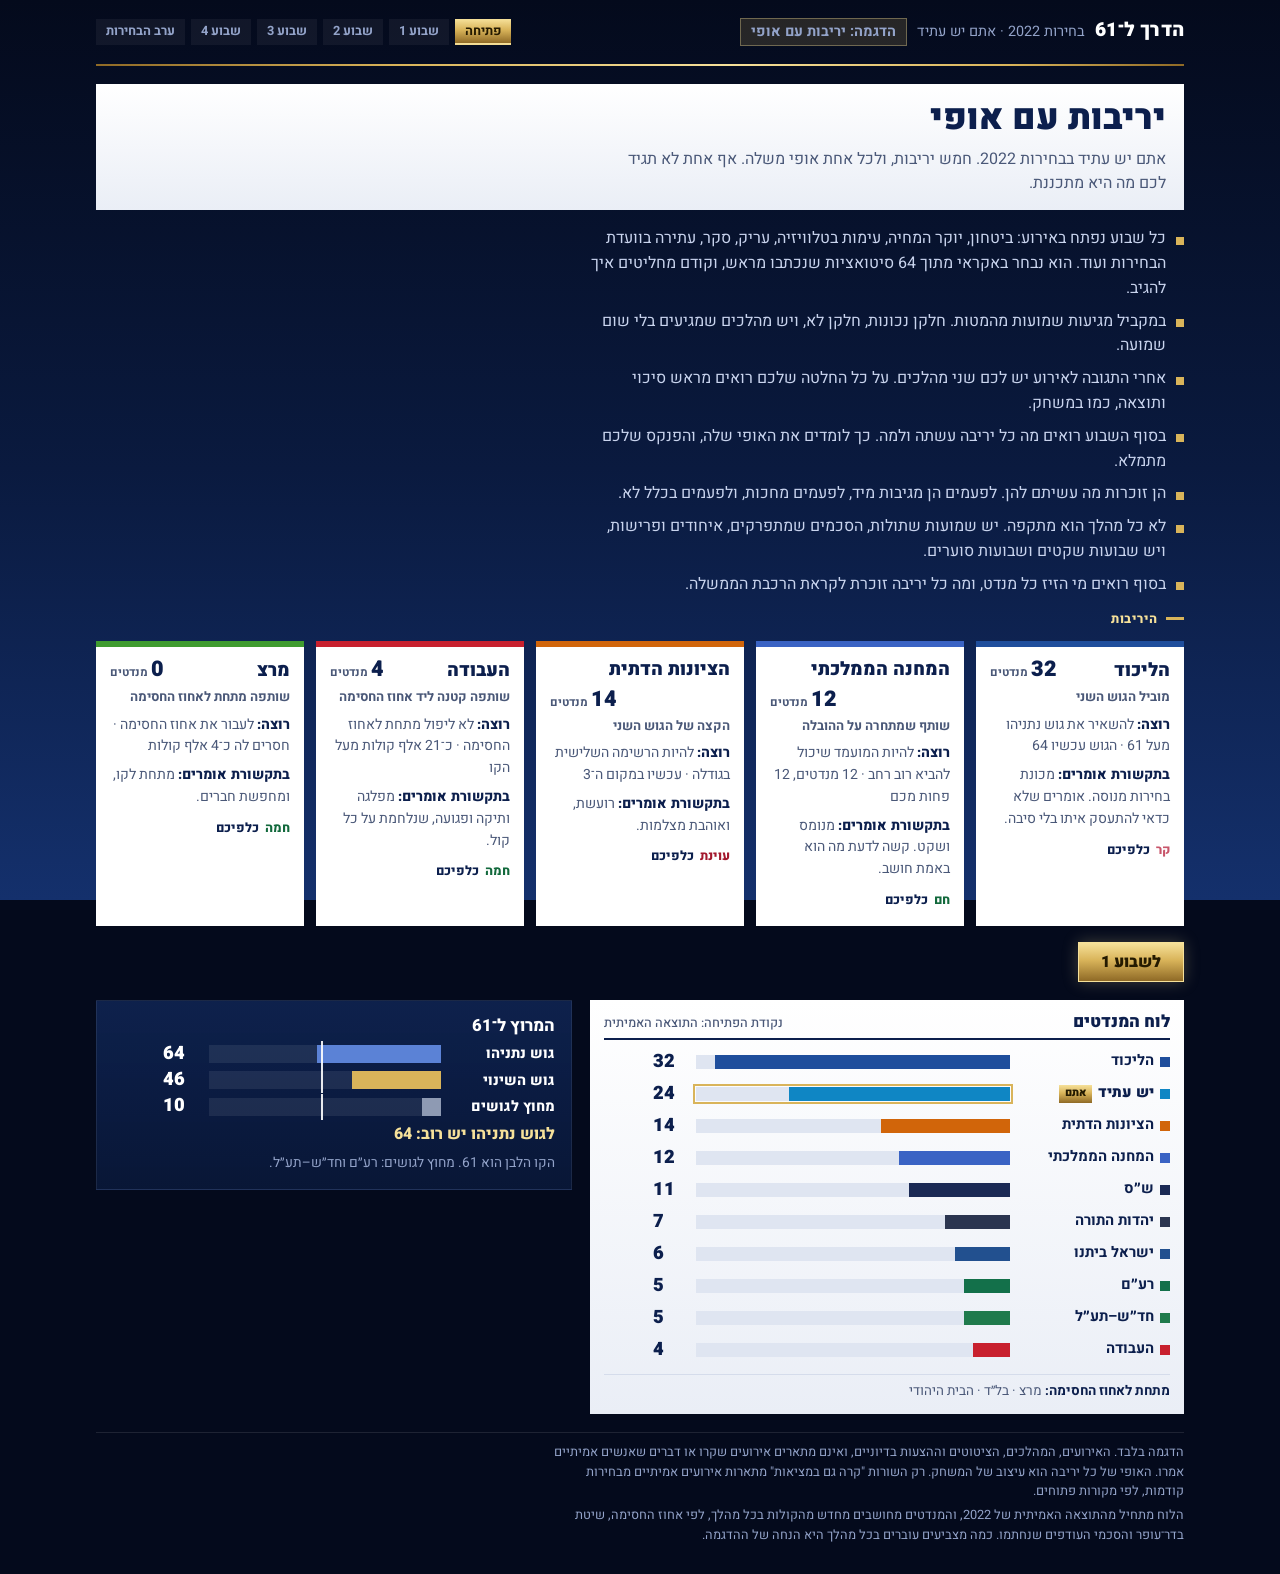
<file: prototypes/rivals-with-character.html>
<!doctype html><html><head><meta charset=utf8><meta name=viewport content="width=device-width,initial-scale=1,viewport-fit=cover"><style>:root{color-scheme:light;box-sizing:border-box;padding-top:env(safe-area-inset-top,0px);padding-bottom:env(safe-area-inset-bottom,0px)}html{scroll-padding-top:env(safe-area-inset-top,0px)}body{margin:0;padding:0;font:14px -apple-system,BlinkMacSystemFont,sans-serif;background:#fff;color:#000}img{max-width:100%}[hidden]:not([hidden=until-found i]){display:none!important}</style></head><body>
<title>יריבות עם אופי</title>
<meta name="claude:viewport-fit-sides" content="cover">
<link rel="preconnect" href="https://fonts.googleapis.com">
<link rel="preconnect" href="https://fonts.gstatic.com" crossorigin>
<link rel="stylesheet" href="https://fonts.googleapis.com/css2?family=Heebo:wght@400;500;700;800;900&display=swap">
<style>
  :root {
    color-scheme: dark;
    --night-0: #040a1c;
    --night-1: #0a1a3f;
    --night-2: #14306c;
    --navy-tab: #1d3a80;
    --ink: #0c1f4d;
    --ink-2: #4a5878;
    --paper: #ffffff;
    --paper-2: #eaeef6;
    --line: #d5dceb;
    --text: #ffffff;
    --text-2: #c9d4ee;
    --text-3: #93a3c9;
    --gold: #d9b45a;
    --gold-hi: #f6e19a;
    --gold-lo: #8f6a26;
    --gold-grad: linear-gradient(180deg, #f6e19a, #d9b45a 45%, #8f6a26);
    --gold-line: linear-gradient(90deg, #8f6a26, #d9b45a 28%, #f6e19a 58%, #d9b45a 84%, #8f6a26);
    --studio: #c8102e;
    --good: #1f9d5c;
    --good-ink: #12693c;
    --bad: #d2324a;
    --bad-ink: #a3182d;
    --bloc-n: #5b82d6;
    --bloc-c: #d9b45a;
    --bloc-o: #8e9ab3;
    --font: 'Heebo', 'Segoe UI', 'Arial Hebrew', Arial, sans-serif;
  }
  * { box-sizing: border-box; }
  html, body { background: var(--night-0); }
  body {
    margin: 0; color: var(--text); font: 400 16px/1.55 var(--font);
    background: linear-gradient(180deg, var(--night-0) 0%, var(--night-1) 52%, var(--night-2) 100%) fixed;
    min-height: 100vh;
  }
  .wrap {
    max-width: 1120px; margin: 0 auto;
    padding-left: max(16px, env(safe-area-inset-left, 0px));
    padding-right: max(16px, env(safe-area-inset-right, 0px));
    padding-block: 18px 28px;
    display: grid; gap: 18px;
  }
  header.top { display: flex; flex-wrap: wrap; align-items: center; gap: 10px 16px; justify-content: space-between; }
  .brand { display: flex; align-items: baseline; gap: 10px; flex-wrap: wrap; }
  .brand b { font: 900 1.2rem/1 var(--font); letter-spacing: 0.01em; }
  .brand span { color: var(--text-3); font-size: 0.9rem; }
  .demo-chip { padding: 3px 10px; background: rgba(217, 180, 90, 0.16); color: var(--gold-hi); border: 1px solid rgba(246, 225, 154, 0.35); font: 700 0.78rem/1.4 var(--font); }
  .steps { display: flex; flex-wrap: wrap; gap: 6px; list-style: none; margin: 0; padding: 0; }
  .steps li { padding: 4px 10px; font: 700 0.8rem/1.3 var(--font); color: var(--text-3); background: rgba(255, 255, 255, 0.05); border-bottom: 2px solid transparent; }
  .steps li.on { color: #241a00; background: var(--gold-grad); }
  .steps li.done { color: var(--text-2); border-bottom-color: var(--gold-lo); }
  .rule { height: 2px; background: var(--gold-line); border: 0; margin: 0; }

  .grid { display: grid; gap: 18px; align-items: start; grid-template-areas: "flash" "side" "decide"; }
  .grid > .a-flash { grid-area: flash; } .grid > .a-side { grid-area: side; } .grid > .a-decide { grid-area: decide; }
  @media (min-width: 960px) {
    .grid { grid-template-columns: minmax(0, 1.25fr) minmax(0, 1fr); grid-template-rows: auto 1fr; grid-template-areas: "flash side" "decide side"; }
  }
  .col { display: grid; gap: 16px; min-width: 0; }

  .plate { background: linear-gradient(180deg, #ffffff, #eaeef6); color: var(--ink); padding: 14px 18px; }
  .plate h1, .plate h2 { margin: 0; font: 900 clamp(1.5rem, 4vw, 2.2rem)/1.15 var(--font); text-wrap: balance; }
  .plate p { margin: 8px 0 0; color: var(--ink-2); max-width: 62ch; }
  .lead { margin: 0; color: var(--text-2); max-width: 62ch; }
  .lead + .lead { margin-top: 8px; }
  .beat { display: inline-flex; align-items: center; gap: 8px; font: 800 0.8rem/1 var(--font); color: var(--gold-hi); letter-spacing: 0.04em; }
  .beat::before { content: ""; width: 18px; height: 3px; background: var(--gold); }

  /* breaking-news flash */
  .flash { display: grid; gap: 0; box-shadow: 0 14px 40px rgba(0, 0, 0, 0.35); animation: rise 0.45s ease-out both; }
  .flash-band { display: flex; align-items: center; gap: 12px; flex-wrap: wrap; padding: 8px 14px; background: linear-gradient(90deg, var(--night-1), var(--night-2) 55%, var(--navy-tab)); border-inline-start: 6px solid var(--gold); }
  .tag { display: inline-flex; align-items: center; gap: 7px; padding: 4px 10px; background: var(--studio); color: #fff; font: 900 0.85rem/1 var(--font); letter-spacing: 0.06em; }
  .tag i { width: 8px; height: 8px; border-radius: 50%; background: #fff; animation: blink 1.1s steps(2, start) infinite; }
  .when { font: 700 0.9rem/1.2 var(--font); color: var(--text-2); }
  .kind { margin-inline-start: auto; font: 700 0.78rem/1.2 var(--font); color: var(--gold-hi); }
  .flash-head { background: var(--plate, linear-gradient(180deg, #ffffff, #eaeef6)); color: var(--ink); padding: 14px 18px 12px; }
  .flash-head h2 { margin: 0; font: 900 clamp(1.45rem, 3.8vw, 2.1rem)/1.15 var(--font); text-wrap: balance; }
  .flash-head p { margin: 6px 0 0; color: var(--ink-2); }
  .flash-foot { padding: 10px 18px 12px; background: rgba(4, 10, 28, 0.6); display: grid; gap: 6px; }
  .flash-foot p { margin: 0; color: var(--text-2); font-size: 0.95rem; }
  .flash-foot b { color: var(--gold-hi); font-weight: 800; }

  /* panels */
  .panel { background: linear-gradient(180deg, rgba(20, 48, 108, 0.6), rgba(10, 26, 63, 0.75)); border: 1px solid rgba(255, 255, 255, 0.08); padding: 14px 16px; display: grid; gap: 10px; min-width: 0; }
  .panel h3 { margin: 0; font: 800 1.05rem/1.3 var(--font); }

  /* seat board */
  .board { background: linear-gradient(180deg, #ffffff, #eaeef6); color: var(--ink); padding: 12px 14px 12px; display: grid; gap: 4px; }
  .board-head { display: flex; justify-content: space-between; align-items: baseline; gap: 10px; padding-bottom: 6px; border-bottom: 2px solid var(--ink); margin-bottom: 4px; }
  .board-head b { font: 900 1.05rem/1.2 var(--font); }
  .board-head span { font: 500 0.8rem/1.2 var(--font); color: var(--ink-2); }
  .row { display: grid; grid-template-columns: minmax(84px, 9.5rem) minmax(0, 1fr) 2.2rem 2.6rem; align-items: center; gap: 8px; min-height: 28px; }
  .row .nm { font: 700 0.92rem/1.15 var(--font); white-space: nowrap; overflow: hidden; text-overflow: ellipsis; display: flex; align-items: center; gap: 6px; }
  .row .nm i { flex: none; width: 10px; height: 10px; }
  .row.you .nm { font-weight: 900; }
  .you-tag { flex: none; padding: 1px 6px; background: var(--gold-grad); color: #241a00; font: 900 0.68rem/1.4 var(--font); }
  .bar { height: 14px; background: #dfe5f1; position: relative; overflow: hidden; }
  .bar i { position: absolute; inset-block: 0; inset-inline-start: 0; transition: width 0.7s cubic-bezier(.2,.8,.2,1); }
  .row.you .bar { outline: 2px solid var(--gold); outline-offset: 1px; }
  .seat { font: 900 1.15rem/1 var(--font); text-align: end; font-variant-numeric: tabular-nums; }
  .d { font: 800 0.78rem/1 var(--font); text-align: center; padding: 3px 0; }
  .d.up { background: #dff3e8; color: var(--good-ink); }
  .d.down { background: #fbe3e7; color: var(--bad-ink); }
  .d.new { background: var(--ink); color: #fff; }
  .out { margin-top: 6px; padding-top: 6px; border-top: 1px solid var(--line); font-size: 0.84rem; color: var(--ink-2); }
  .out b { color: var(--ink); }
  .out .drop { color: var(--bad-ink); font-weight: 800; }

  /* bloc race */
  .race { display: grid; gap: 8px; }
  .race-row { display: grid; grid-template-columns: 6.6rem minmax(0, 1fr) 2.4rem 2.6rem; gap: 8px; align-items: center; }
  .race-row .nm { font: 800 0.9rem/1.2 var(--font); }
  .race-row .seat { color: #fff; }
  .race-bar { height: 18px; background: rgba(255, 255, 255, 0.08); position: relative; }
  .race-bar i { position: absolute; inset-block: 0; inset-inline-start: 0; transition: width 0.7s cubic-bezier(.2,.8,.2,1); }
  .race-bar::after { content: ""; position: absolute; inset-block: -4px; inset-inline-start: calc(61 / 120 * 100%); width: 2px; background: #fff; opacity: 0.9; }
  .race-row .d.up { background: rgba(31, 157, 92, 0.25); color: #8ff0bb; }
  .race-row .d.down { background: rgba(210, 50, 74, 0.25); color: #ffb3bf; }
  .race-note { margin: 0; font-size: 0.86rem; color: var(--text-3); }
  .race-verdict { margin: 0; font: 800 1rem/1.35 var(--font); }
  .race-verdict.maj { color: var(--gold-hi); }

  /* decision options */
  .opts { display: grid; gap: 12px; }
  .opt {
    all: unset; box-sizing: border-box; cursor: pointer; display: grid; gap: 6px;
    grid-template-columns: minmax(0, 1fr) auto; align-items: start;
    background: var(--paper); color: var(--ink); padding: 12px 14px 12px; border-bottom: 5px solid var(--gold);
    box-shadow: 0 8px 22px rgba(0, 0, 0, 0.25); transition: transform 0.15s ease, box-shadow 0.15s ease, opacity 0.2s;
  }
  .opt:hover:not([disabled]) { transform: translateY(-2px); box-shadow: 0 12px 28px rgba(0, 0, 0, 0.35); }
  .opt:focus-visible { outline: 3px solid var(--gold-hi); outline-offset: 3px; }
  .opt[disabled] { cursor: default; opacity: 0.45; }
  .opt.picked { opacity: 1; outline: 3px solid var(--gold-hi); outline-offset: 2px; }
  .opt .cat { grid-column: 1 / -1; justify-self: start; padding: 2px 8px; background: var(--ink); color: #fff; font: 800 0.72rem/1.4 var(--font); letter-spacing: 0.04em; }
  .opt .t { font: 900 1.08rem/1.3 var(--font); text-wrap: balance; }
  .opt .why { grid-column: 1; font-size: 0.9rem; color: var(--ink-2); }
  .opt .odds { grid-column: 2; grid-row: 2 / span 2; text-align: center; min-width: 4.2rem; }
  .opt .odds b { display: block; font: 900 1.9rem/1 var(--font); font-variant-numeric: tabular-nums; }
  .opt .odds small { font: 700 0.72rem/1 var(--font); color: var(--ink-2); }
  .opt .res { grid-column: 1 / -1; display: grid; gap: 3px; font-size: 0.88rem; }
  .opt .res span b { font-weight: 800; }
  .opt .res .ok b { color: var(--good-ink); }
  .opt .res .bad b { color: var(--bad-ink); }
  .opt .cost { grid-column: 1 / -1; font-size: 0.84rem; color: var(--ink); background: #fff6dc; border-inline-start: 3px solid var(--gold); padding: 4px 8px; }
  .opt .warn { grid-column: 1 / -1; font-size: 0.84rem; color: var(--bad-ink); font-weight: 700; }
  .meter { grid-column: 1 / -1; height: 5px; background: #e3e8f2; }
  .meter i { display: block; height: 100%; background: var(--gold-grad); }

  .result { padding: 14px 16px; background: var(--paper); color: var(--ink); display: grid; gap: 8px; animation: rise 0.35s ease-out both; border-inline-start: 6px solid var(--good); }
  .result.fail { border-inline-start-color: var(--bad); }
  .result .verdict { font: 900 1.2rem/1.2 var(--font); }
  .result.ok .verdict { color: var(--good-ink); }
  .result.fail .verdict { color: var(--bad-ink); }
  .result p { margin: 0; color: var(--ink-2); }

  .btn { all: unset; box-sizing: border-box; cursor: pointer; justify-self: start; padding: 11px 22px; background: var(--gold-grad); color: #241a00; font: 900 1rem/1 var(--font); border: 1px solid var(--gold-hi); box-shadow: 0 0 16px rgba(246, 225, 154, 0.25); }
  .btn:hover { filter: brightness(1.06); }
  .btn:focus-visible { outline: 3px solid #fff; outline-offset: 3px; }
  .btn.ghost { background: transparent; color: var(--gold-hi); box-shadow: none; }

  .how { display: grid; gap: 8px; margin: 0; padding: 0; list-style: none; }
  .how li { position: relative; padding-inline-start: 18px; color: var(--text-2); max-width: 66ch; }
  .how li::before { content: ""; position: absolute; inset-inline-start: 0; top: 0.65em; width: 8px; height: 8px; background: var(--gold); }
  .deck { display: flex; flex-wrap: wrap; gap: 8px; }
  .deck span { padding: 5px 10px; font: 700 0.84rem/1.3 var(--font); background: rgba(255, 255, 255, 0.07); color: var(--text-2); border: 1px solid rgba(255, 255, 255, 0.12); }
  .deck span.seen { background: rgba(217, 180, 90, 0.18); color: var(--gold-hi); border-color: rgba(246, 225, 154, 0.4); }
  .compare { display: grid; grid-template-columns: repeat(auto-fit, minmax(150px, 1fr)); gap: 10px; }
  .compare div { background: rgba(4, 10, 28, 0.55); padding: 10px 12px; display: grid; gap: 2px; }
  .compare small { color: var(--text-3); font: 700 0.78rem/1.3 var(--font); }
  .compare b { font: 900 1.5rem/1.1 var(--font); }
  .compare em { font-style: normal; color: var(--text-3); font-size: 0.84rem; }

  footer.fine { color: var(--text-3); font-size: 0.8rem; border-top: 1px solid rgba(255, 255, 255, 0.1); padding-top: 10px; display: grid; gap: 4px; }
  footer.fine p { margin: 0; max-width: 90ch; }

  @keyframes rise { from { opacity: 0; transform: translateY(10px); } to { opacity: 1; transform: none; } }
  @keyframes blink { to { visibility: hidden; } }
  @media (prefers-reduced-motion: reduce) { *, *::before, *::after { animation: none !important; transition: none !important; } }
  @media (max-width: 520px) {
    .row { grid-template-columns: minmax(78px, 8.6rem) minmax(0, 1fr) 1.9rem 2.2rem; gap: 6px; }
    .row .nm { font-size: 0.86rem; }
    .race-row { grid-template-columns: 5.4rem minmax(0, 1fr) 2rem 2.3rem; gap: 6px; }
    .opt .odds b { font-size: 1.6rem; }
  }

  /* --- rivals demo additions --- */
  .mood { display: inline-flex; align-items: center; gap: 6px; font: 800 0.8rem/1.3 var(--font); white-space: nowrap; }
  .pips5 { display: inline-flex; gap: 2px; direction: ltr; }
  .pips5 i { width: 7px; height: 9px; background: rgba(140, 155, 190, 0.35); }
  .mood.m-2 { --mc: #ff6b81; } .mood.m-1 { --mc: #ffa7b3; } .mood.m0 { --mc: #b8c3dc; } .mood.m1 { --mc: #6fdca2; } .mood.m2 { --mc: var(--gold-hi); }
  .mood .pips5 i.on { background: var(--mc); }
  .mood b { color: var(--mc); font-weight: 800; }
  .paperish .mood.m-2 { --mc: var(--bad-ink); } .paperish .mood.m-1 { --mc: #c8556a; } .paperish .mood.m0 { --mc: var(--ink-2); }
  .paperish .mood.m1 { --mc: var(--good-ink); } .paperish .mood.m2 { --mc: var(--gold-lo); }
  .paperish .pips5 i { background: #d5dceb; }

  /* cast cards (intro, final) */
  .cast { display: grid; gap: 12px; grid-template-columns: repeat(auto-fit, minmax(200px, 1fr)); }
  .who { background: var(--paper); color: var(--ink); padding: 12px 14px 14px; display: grid; gap: 7px; align-content: start; border-top: 6px solid var(--c); min-width: 0; }
  .who-head { display: flex; align-items: baseline; gap: 8px; flex-wrap: wrap; }
  .who-head b { font: 900 1.15rem/1.2 var(--font); }
  .who-head .n { margin-inline-start: auto; font: 900 1.35rem/1 var(--font); font-variant-numeric: tabular-nums; }
  .who-head .n small { font: 700 0.72rem/1 var(--font); color: var(--ink-2); margin-inline-start: 3px; }
  .role { font: 700 0.82rem/1.3 var(--font); color: var(--ink-2); }
  .trait { justify-self: start; padding: 2px 9px; background: var(--ink); color: #fff; font: 800 0.8rem/1.5 var(--font); }
  .goal { margin: 0; font-size: 0.88rem; color: var(--ink-2); }
  .goal b { color: var(--ink); font-weight: 800; }
  .thinks { margin: 0; padding: 0; list-style: none; display: grid; gap: 4px; font-size: 0.88rem; color: var(--ink-2); }
  .thinks li { padding-inline-start: 13px; position: relative; }
  .thinks li::before { content: ""; position: absolute; inset-inline-start: 0; top: 0.62em; width: 6px; height: 6px; background: var(--c); }
  .mems { margin: 0; padding: 0; list-style: none; display: grid; gap: 3px; font-size: 0.86rem; color: var(--ink-2); }
  .mems li::before { content: "זוכר: "; font-weight: 800; color: var(--ink); }
  .mems.f li::before { content: "זוכרת: "; }
  .verdict-line { margin: 0; padding: 6px 9px; background: #eef1f7; font: 700 0.88rem/1.4 var(--font); color: var(--ink); border-inline-start: 3px solid var(--c); }

  /* week plate */
  .week-plate { display: grid; gap: 8px; }
  .blocstrip { display: flex; flex-wrap: wrap; gap: 6px 14px; margin-top: 8px; font: 700 0.86rem/1.3 var(--font); color: var(--ink-2); }
  .blocstrip b { color: var(--ink); font-weight: 900; font-variant-numeric: tabular-nums; }

  /* plans */
  .plans { display: grid; gap: 10px; }
  .plan { background: rgba(4, 10, 28, 0.55); border-inline-start: 5px solid var(--c); padding: 10px 12px 11px; display: grid; gap: 5px 12px; grid-template-columns: minmax(0, 1fr) auto; min-width: 0; }
  .plan .ph { grid-column: 1 / -1; display: flex; flex-wrap: wrap; align-items: center; gap: 4px 10px; }
  .plan .ph b { font: 900 1rem/1.2 var(--font); }
  .plan .ph .seatn { color: var(--text-3); font: 700 0.84rem/1.2 var(--font); }
  .plan .ph .tr { padding: 1px 8px; background: rgba(255, 255, 255, 0.09); color: var(--gold-hi); font: 800 0.76rem/1.5 var(--font); }
  .plan .ph .mood { margin-inline-start: auto; }
  .plan .head { font: 800 1.04rem/1.35 var(--font); color: #fff; text-wrap: balance; }
  .plan .head .aim { display: inline-block; margin-inline-end: 6px; padding: 0 7px; background: var(--studio); color: #fff; font: 800 0.74rem/1.6 var(--font); vertical-align: 2px; }
  .plan .because { color: var(--text-2); font-size: 0.9rem; }
  .plan .odds { grid-column: 2; grid-row: 2 / span 2; text-align: center; min-width: 3.6rem; align-self: start; }
  .plan .odds b { display: block; font: 900 1.55rem/1 var(--font); color: #fff; font-variant-numeric: tabular-nums; }
  .plan .odds small { color: var(--text-3); font: 700 0.72rem/1 var(--font); }
  .plan .fx { grid-column: 1 / -1; font: 700 0.84rem/1.45 var(--font); color: var(--gold-hi); }
  .plan .mem { grid-column: 1 / -1; color: var(--text-3); font-size: 0.82rem; }
  .plan.aimed { box-shadow: inset 0 0 0 1px rgba(210, 50, 74, 0.55); }
  .plan.quiet { grid-template-columns: minmax(0, 1fr); padding-block: 8px; opacity: 0.85; }
  .plan.quiet .because { font-size: 0.86rem; }
  .plans-note { margin: 0; color: var(--text-3); font-size: 0.84rem; }

  /* offer */
  .offer { background: linear-gradient(180deg, #ffffff, #eaeef6); color: var(--ink); border-inline-start: 6px solid var(--c); padding: 12px 16px 14px; display: grid; gap: 6px; animation: rise 0.45s ease-out both; }
  .offer .from { font: 800 0.8rem/1.3 var(--font); color: var(--ink-2); display: flex; gap: 8px; align-items: center; flex-wrap: wrap; }
  .offer .from .tag { font-size: 0.74rem; }
  .offer .q { margin: 0; font: 900 clamp(1.1rem, 2.6vw, 1.35rem)/1.35 var(--font); text-wrap: balance; }
  .offer p { margin: 0; color: var(--ink-2); font-size: 0.92rem; }
  .offer p b { color: var(--ink); }

  /* option extras */
  .opt .react { grid-column: 1 / -1; font-size: 0.85rem; color: var(--ink); background: #eef1f7; border-inline-start: 3px solid var(--c, var(--ink)); padding: 5px 8px; }
  .opt .react b { font-weight: 800; }
  .opt .warn { background: #fbe3e7; padding: 4px 8px; }

  /* week news */
  .news { display: grid; gap: 8px; margin: 0; padding: 0; list-style: none; }
  .news li { background: rgba(4, 10, 28, 0.55); padding: 9px 12px; border-inline-start: 5px solid var(--c, var(--text-3)); display: grid; gap: 3px; animation: rise 0.4s ease-out both; }
  .news li .src { display: flex; flex-wrap: wrap; gap: 4px 10px; align-items: center; font: 800 0.8rem/1.3 var(--font); color: var(--text-3); }
  .news li .src b { color: #fff; font-weight: 900; }
  .news li .st { padding: 0 7px; font: 800 0.74rem/1.6 var(--font); background: rgba(255, 255, 255, 0.1); color: var(--text-2); }
  .news li.hit .st { background: var(--studio); color: #fff; }
  .news li.good .st { background: var(--good); color: #fff; }
  .news li.miss { opacity: 0.8; }
  .news li .h { font: 800 1rem/1.35 var(--font); color: #fff; }
  .news li .q { font: 700 0.98rem/1.4 var(--font); color: var(--gold-hi); }
  .news li .fx { font: 700 0.84rem/1.45 var(--font); color: var(--text-2); }
  .news li .why { color: var(--text-3); font-size: 0.86rem; }
  .news-title { margin: 0; font: 800 1.05rem/1.3 var(--font); }

  /* final ledger */
  .ledger { display: grid; gap: 6px; margin: 0; padding: 0; list-style: none; }
  .ledger li { display: grid; grid-template-columns: 4.2rem minmax(0, 1fr); gap: 8px; font-size: 0.9rem; color: var(--text-2); padding-bottom: 6px; border-bottom: 1px solid rgba(255, 255, 255, 0.08); }
  .ledger li .w { color: var(--text-3); font: 700 0.8rem/1.6 var(--font); }
  .ledger li b { color: #fff; font-weight: 800; }
  .ledger li .fx { display: block; color: var(--gold-hi); font: 700 0.84rem/1.45 var(--font); }
  .tally { display: grid; gap: 8px; grid-template-columns: repeat(auto-fit, minmax(150px, 1fr)); }
  .tally div { background: rgba(4, 10, 28, 0.55); padding: 8px 12px; border-inline-start: 4px solid var(--c, var(--gold)); display: grid; gap: 2px; }
  .tally small { color: var(--text-3); font: 700 0.78rem/1.3 var(--font); }
  .tally b { font: 900 1.3rem/1.1 var(--font); font-variant-numeric: tabular-nums; }
  .tally em { font-style: normal; color: var(--text-3); font-size: 0.8rem; }

  .grid.week { grid-template-areas: "main" "side"; }
  .grid.week > .a-main { grid-area: main; } .grid.week > .a-side { grid-area: side; }
  @media (min-width: 960px) {
    .grid.week { grid-template-columns: minmax(0, 1.3fr) minmax(0, 1fr); grid-template-rows: auto; grid-template-areas: "main side"; }
    .grid.week > .a-side { position: sticky; top: calc(env(safe-area-inset-top, 0px) + 12px); }
  }
  @media (max-width: 520px) {
    .plan { padding-inline: 10px; }
    .plan .odds b { font-size: 1.35rem; }
    .ledger li { grid-template-columns: 3.4rem minmax(0, 1fr); }
  }
  .grid.plain { grid-template-areas: none; }
  @media (min-width: 960px) { .grid.plain { grid-template-columns: minmax(0, 1.25fr) minmax(0, 1fr); grid-template-rows: auto; grid-template-areas: none; } }

  /* --- v2: rumors, notebook, learned traits --- */
  .press { margin: 0; font-size: 0.88rem; color: var(--ink-2); }
  .press b { color: var(--ink); font-weight: 800; }
  .beat-s { font: 800 0.76rem/1.3 var(--font); color: var(--ink-2); letter-spacing: 0.04em; }
  .facets { display: flex; flex-wrap: wrap; gap: 5px; }
  .facets span { padding: 2px 8px; background: rgba(255, 255, 255, 0.1); color: var(--gold-hi); font: 800 0.78rem/1.5 var(--font); border-inline-start: 3px solid var(--c, var(--gold)); }
  .facets.on-paper span { background: #eef1f7; color: var(--ink); }
  .nofacet { color: var(--text-3); font-size: 0.84rem; font-style: normal; }
  .who .nofacet { color: var(--ink-2); }
  .rumors li { gap: 4px; }
  .rumors li .h { font-weight: 700; }
  .news li .st.surp { background: rgba(232, 182, 72, 0.18); color: var(--gold-hi); }
  .news li .learned { justify-self: start; margin-top: 2px; padding: 2px 9px; background: var(--gold); color: #10183a; font: 800 0.8rem/1.5 var(--font); }
  .news-empty { margin: 0; color: var(--text-2); }
  .book { display: grid; gap: 10px; }
  .book h3 { margin: 0; }
  .book-row { display: grid; gap: 5px; padding: 8px 0 9px; border-top: 1px solid rgba(255, 255, 255, 0.08); border-inline-start: 4px solid var(--c); padding-inline-start: 10px; }
  .book-head { display: flex; flex-wrap: wrap; align-items: baseline; gap: 4px 10px; }
  .book-head b { font: 900 0.98rem/1.2 var(--font); }
  .book-head .seatn { color: var(--text-3); font: 700 0.82rem/1.2 var(--font); }
  .book-head .mood { margin-inline-start: auto; }
  .book-row .mem { color: var(--text-3); font-size: 0.82rem; }
  .news li .st.hitx { background: rgba(210, 50, 74, 0.25); color: #ffd7dd; }
  .evtag { justify-self: start; padding: 1px 9px; background: var(--studio); color: #fff; font: 800 0.76rem/1.6 var(--font); letter-spacing: 0.03em; }
  .live-note { margin: 0; font: 700 0.82rem/1.4 var(--font); color: var(--ink-2); }
  .live-note.on { color: var(--gold-lo); }
  .week-plate.writing { gap: 12px; }
  .typing { display: flex; gap: 6px; direction: ltr; }
  .typing i { width: 9px; height: 9px; background: var(--gold); animation: blink 1.2s ease-in-out infinite; }
  .typing i:nth-child(2) { animation-delay: 0.2s; } .typing i:nth-child(3) { animation-delay: 0.4s; }
  @keyframes blink { 0%, 100% { opacity: 0.25; } 50% { opacity: 1; } }
  @media (prefers-reduced-motion: reduce) { .typing i { animation: none; opacity: 0.7; } }
  .btn.ghost { justify-self: start; background: transparent; color: var(--ink); border: 2px solid var(--ink); box-shadow: none; }
  .week-plate .evtag { margin-bottom: -2px; }
  .week-plate p.evfx { margin: 0; padding: 6px 10px; background: #eef1f7; border-inline-start: 3px solid var(--studio); font: 800 0.9rem/1.45 var(--font); color: var(--ink); max-width: none; }
  .week-plate p.evfx b { font-weight: 900; }
  .evreact { margin: 0; padding: 0; list-style: none; display: grid; gap: 4px; }
  .evreact li { border-inline-start: 3px solid var(--c); padding-inline-start: 9px; font: 700 0.9rem/1.45 var(--font); color: var(--ink-2); }
  .evreact li b { color: var(--ink); font-weight: 900; }
  .week-plate p.evreal { margin: 0; font-size: 0.84rem; color: var(--ink-2); }
  .week-plate p.evreal b { color: var(--ink); }
  .news.flashes .evreact li { color: var(--text-2); }
  .news.flashes .evreact li b { color: #fff; }
  .news li .evreal-s b { color: var(--text-2); }
</style>

<div class="wrap" dir="rtl" lang="he">
  <header class="top">
    <div class="brand"><b>הדרך ל־61</b><span>בחירות 2022 · אתם יש עתיד</span><span class="demo-chip">הדגמה: יריבות עם אופי</span></div>
    <ol class="steps" id="steps"></ol>
  </header>
  <hr class="rule">
  <main id="app"></main>
  <footer class="fine">
    <p>הדגמה בלבד. האירועים, המהלכים, הציטוטים וההצעות בדיוניים, ואינם מתארים אירועים שקרו או דברים שאנשים אמיתיים אמרו. האופי של כל יריבה הוא עיצוב של המשחק. רק השורות "קרה גם במציאות" מתארות אירועים אמיתיים מבחירות קודמות, לפי מקורות פתוחים.</p>
    <p>הלוח מתחיל מהתוצאה האמיתית של 2022, והמנדטים מחושבים מחדש מהקולות בכל מהלך, לפי אחוז החסימה, שיטת בדר־עופר והסכמי העודפים שנחתמו. כמה מצביעים עוברים בכל מהלך היא הנחה של ההדגמה.</p>
  </footer>
</div>

<script>
(() => {
  'use strict';
  const YOU = '2022-02', L = '2022-01', RZ = '2022-03', NU = '2022-04', LAB = '2022-10', MZ = '2022-11';
  const CAST = [L, NU, RZ, LAB, MZ];
  const WEEKS = 4;
  const BASE = {
    '2022-01': 1115336, '2022-02': 847435, '2022-03': 516470, '2022-04': 432482, '2022-05': 392964,
    '2022-06': 280194, '2022-07': 213687, '2022-08': 194047, '2022-09': 178735, '2022-10': 175992,
    '2022-11': 150793, '2022-12': 138617, '2022-13': 56775, x: 71215,
  };
  const NAMES = {
    '2022-01': 'הליכוד', '2022-02': 'יש עתיד', '2022-03': 'הציונות הדתית', '2022-04': 'המחנה הממלכתי',
    '2022-05': 'ש״ס', '2022-06': 'יהדות התורה', '2022-07': 'ישראל ביתנו', '2022-08': 'רע״ם',
    '2022-09': 'חד״ש–תע״ל', '2022-10': 'העבודה', '2022-11': 'מרצ', '2022-12': 'בל״ד', '2022-13': 'הבית היהודי',
  };
  const COLOR = {
    '2022-01': '#1f4e9c', '2022-02': '#0f86c4', '2022-03': '#d1650a', '2022-04': '#3a63c4', '2022-05': '#1b2a55',
    '2022-06': '#2b3550', '2022-07': '#22508f', '2022-08': '#13704a', '2022-09': '#1f7a4c', '2022-10': '#c8202e',
    '2022-11': '#3f9b2f', '2022-12': '#7d1d2c', '2022-13': '#1e6f8f',
  };
  // Camps as the game's party profiles set them for 2022.
  const BLOC = {
    '2022-01': 'n', '2022-03': 'n', '2022-05': 'n', '2022-06': 'n', '2022-13': 'n',
    '2022-02': 'c', '2022-04': 'c', '2022-07': 'c', '2022-10': 'c', '2022-11': 'c',
    '2022-08': 'o', '2022-09': 'o', '2022-12': 'o',
  };
  const BLOC_HE = { n: 'גוש נתניהו', c: 'גוש השינוי', o: 'מחוץ לגושים' };
  const AGREEMENTS = [['2022-02', '2022-04'], ['2022-10', '2022-11'], ['2022-01', '2022-03'], ['2022-05', '2022-06']];

  // ---- seats: 3.25% threshold, Bader–Ofer with surplus agreements (same as the game) ----
  function largestAverages(v, total, quota) {
    if (total <= 0 || !v.length) return v.map(() => 0);
    const s = v.map((x) => (quota > 0 ? Math.floor(x / quota) : 0));
    let given = s.reduce((a, b) => a + b, 0);
    while (given > total) { const i = s.indexOf(Math.max(...s)); s[i] -= 1; given -= 1; }
    while (given < total) {
      let best = 0;
      for (let i = 1; i < v.length; i++) if (v[i] / (s[i] + 1) > v[best] / (s[best] + 1)) best = i;
      s[best] += 1; given += 1;
    }
    return s;
  }
  const threshold = (votes) => (Object.values(votes).reduce((a, b) => a + b, 0) * 3.25) / 100;
  function alloc(votes) {
    const ids = Object.keys(votes).filter((k) => votes[k] > 0).sort();
    const th = threshold(votes);
    const q = ids.filter((i) => i !== 'x' && votes[i] >= th);
    const qs = new Set(q);
    const units = [];
    const used = new Set();
    for (const [a, b] of AGREEMENTS) {
      if (qs.has(a) && qs.has(b) && !used.has(a) && !used.has(b)) { units.push([a, b].sort()); used.add(a); used.add(b); }
    }
    for (const i of q) if (!used.has(i)) units.push([i]);
    units.sort((x, y) => x[0].localeCompare(y[0]));
    const uv = units.map((u) => u.reduce((t, i) => t + votes[i], 0));
    const qv = uv.reduce((a, b) => a + b, 0);
    const us = largestAverages(uv, 120, qv / 120);
    const seats = {};
    for (const i of Object.keys(NAMES)) seats[i] = 0;
    units.forEach((u, k) => {
      const n = us[k];
      if (u.length === 1) { seats[u[0]] = n; return; }
      const sub = largestAverages(u.map((i) => votes[i]), n, uv[k] / Math.max(n, 1));
      u.forEach((i, j) => (seats[i] = sub[j]));
    });
    return seats;
  }
  function blocs(seats) {
    const b = { n: 0, c: 0, o: 0 };
    for (const [id, s] of Object.entries(seats)) b[BLOC[id]] += s;
    return b;
  }
  function seatVotes(votes) {
    const th = threshold(votes);
    return Object.entries(votes).filter(([k, v]) => k !== 'x' && v >= th).reduce((t, [, v]) => t + v, 0) / 120;
  }
  function move(votes, from, to, seats) {
    const n = Math.round(seatVotes(votes) * seats);
    if (from === 'new') { votes[to] += n; return; }
    const take = Math.min(n, votes[from]);
    votes[from] -= take;
    votes[to] += take;
  }
  // A whole-seat move keeps adding voters until the target really gains that many seats.
  function moveWhole(votes, from, to, n) {
    if (n < 1 || n % 1) { move(votes, from, to, n); return; }
    const base = alloc(votes)[to];
    let v = null;
    for (let k = 1; k <= 1.8001; k += 0.1) {
      v = { ...votes };
      move(v, from, to, n * k);
      if (alloc(v)[to] - base >= n) break;
    }
    Object.assign(votes, v);
  }
  const REAL = alloc(BASE);

  // ---- words ----
  const GENDER = { [L]: 'm', [NU]: 'm', [RZ]: 'f', [LAB]: 'f', [MZ]: 'f' };
  const g = (id, m, f) => (GENDER[id] === 'm' ? m : f);
  const nm = (id) => NAMES[id];
  const toHe = (id) => (id === YOU ? 'אליכם' : NAMES[id].startsWith('ה') ? 'ל' + NAMES[id].slice(1) : 'ל' + NAMES[id]);
  const fromHe = (id) => (id === YOU ? 'מכם' : id === 'new' ? 'ממי שלא תכנן להצביע' : 'מ' + NAMES[id]);
  const signed = (n) => '⁦' + (n > 0 ? `+${n}` : n < 0 ? `−${-n}` : '0') + '⁩';
  const kv = (n) => Math.max(1, Math.round(n / 1000));
  const esc = (t) => String(t).replace(/[&<>"]/g, (c) => ({ '&': '&amp;', '<': '&lt;', '>': '&gt;', '"': '&quot;' })[c]);
  const MOOD_M = { '-2': 'עוין', '-1': 'קר', 0: 'ניטרלי', 1: 'חם', 2: 'בעל ברית' };
  const MOOD_F = { '-2': 'עוינת', '-1': 'קרה', 0: 'ניטרלית', 1: 'חמה', 2: 'בת ברית' };
  const moodWord = (id, v) => (GENDER[id] === 'm' ? MOOD_M : MOOD_F)[v];


  // ---- the cast: what anyone can know from the outside ----
  const CHAR = {
    [L]: { role: 'מוביל הגוש השני', goal: 'להשאיר את גוש נתניהו מעל 61', goalNow: (s, b) => `הגוש עכשיו ${b.n}`, press: 'מכונת בחירות מנוסה. אומרים שלא כדאי להתעסק איתו בלי סיבה.' },
    [NU]: { role: 'שותף שמתחרה על ההובלה', goal: 'להיות המועמד שיכול להביא רוב רחב', goalNow: (s) => `${s[NU]} מנדטים, ${Math.max(0, s[YOU] - s[NU])} פחות מכם`, press: 'מנומס ושקט. קשה לדעת מה הוא באמת חושב.' },
    [RZ]: { role: 'הקצה של הגוש השני', goal: 'להיות הרשימה השלישית בגודלה', goalNow: (s) => `עכשיו במקום ה־${rank(s, RZ)}`, press: 'רועשת, ואוהבת מצלמות.' },
    [LAB]: { role: 'שותפה קטנה ליד אחוז החסימה', goal: 'לא ליפול מתחת לאחוז החסימה', goalNow: () => { const m = S.votes[LAB] - threshold(S.votes); return m >= 0 ? `כ־${kv(m)} אלף קולות מעל הקו` : 'מתחת לקו'; }, press: 'מפלגה ותיקה ופגועה, שנלחמת על כל קול.' },
    [MZ]: { role: 'שותפה מתחת לאחוז החסימה', goal: 'לעבור את אחוז החסימה', goalNow: (s) => { if (S.merged) return 'רצה יחד עם העבודה'; if (S.mzOut) return 'פרשה מהמרוץ'; const m = S.votes[MZ] - threshold(S.votes); return s[MZ] ? `עברה, עם ${s[MZ]} מנדטים` : `חסרים לה כ־${kv(-m)} אלף קולות`; }, press: 'מתחת לקו, ומחפשת חברים.' },
  };
  function rank(s, id) { return Object.keys(s).filter((k) => s[k] > s[id]).length + 1; }
  // What a rival reveals about itself. The player learns it only by watching the rival act.
  const FACETS = {
    'L-hits': [L, 'מחזיר מכה, ולפעמים כפולה'],
    'L-waits': [L, 'יודע לחכות עם החשבון'],
    'L-leader': [L, 'מכוון לראש הגוש שמולו'],
    'L-own': [L, 'בלחץ, לוקח קולות מהשותפות שלו'],
    'NU-sulks': [NU, 'נעלב בשקט, ואז מתחרה עליכם'],
    'NU-lead': [NU, 'רוצה להוביל את הגוש'],
    'NU-right': [NU, 'מחזר אחרי הימין הרך'],
    'RZ-noise': [RZ, 'כל מתקפה עליה מחזקת אותה'],
    'RZ-heads': [RZ, 'חיה מכותרות, על חשבון הליכוד'],
    'RZ-back': [RZ, 'מחזירה מיד לליכוד'],
    'LAB-grudge': [LAB, 'זוכרת מי לקח ממנה'],
    'LAB-line': [LAB, 'ליד הקו, פונה למצביעים שלכם'],
    'LAB-mz': [LAB, 'מתחרה עם מרצ על אותם מצביעים'],
    'MZ-thanks': [MZ, 'לא שוכחת טובה'],
    'MZ-lab': [MZ, 'מצילה את עצמה על חשבון העבודה'],
    'L-tricks': [L, 'משחק עם סקרים ושמועות'],
    'L-split': [L, 'מנסה לסדוק את הגוש שמולו'],
    'L-base': [L, 'יודע להוציא מצביעים מהבית'],
    'L-wide': [L, 'מחפש מצביעים גם אצל השותפים שלכם'],
    'NU-names': [NU, 'מביא שמות ביטחוניים כדי לגדול'],
    'NU-both': [NU, 'משאיר פתח לשני הצדדים'],
    'NU-break': [NU, 'הסכם איתו מחזיק כל עוד הוא משתלם לו'],
    'RZ-new': [RZ, 'מביאה מצביעים צעירים שלא הצביעו'],
    'RZ-foe': [RZ, 'צריכה אויב, ולפעמים זה אתם'],
    'RZ-storm': [RZ, 'הרעש שלה מתפוצץ לה לפעמים בפנים'],
    'LAB-ground': [LAB, 'בונה על השטח, לא על האולפנים'],
    'LAB-faces': [LAB, 'מנסה להתחדש עם פנים חדשות'],
    'LAB-merge': [LAB, 'מוכנה להתאחד כדי לשרוד'],
    'MZ-left': [MZ, 'כשהיא בצרה, תוקפת אתכם משמאל'],
    'MZ-quit': [MZ, 'מוכנה לוותר בשביל הגוש'],
  };
  const facetsOf = (id) => Object.keys(FACETS).filter((k) => FACETS[k][0] === id && S.learned[k]);

  // ---- state ----
  let S;
  let rnd = Math.random;
  const NAMES0 = { ...NAMES };
  function fresh() {
    Object.assign(NAMES, NAMES0);
    S = {
      week: 0, phase: 'intro', votes: { ...BASE },
      mood: { [L]: -1, [NU]: 1, [RZ]: -2, [LAB]: 1, [MZ]: 1 },
      mem: { [L]: [], [NU]: [], [RZ]: [], [LAB]: [], [MZ]: [] },
      last: { youTook: {}, tookYou: {}, attacked: {}, lHitRZ: 0 },
      pacts: { nu: false, lab: false }, offered: {}, slighted: {}, learned: {},
      lateRet: 0, mzHelped: 0, mzThanked: false, flirt: 0, merged: 0, mzOut: 0, lastKey: {}, seen: new Set(),
      ev: null, flashes: [], evSeen: new Set(), evCats: [], flags: {}, boost: {},
      plans: {}, rumors: [], offer: null, offerTaken: false, options: [], previews: [], results: [], used: [], news: [],
      weekStart: null, ledger: [], blocked: [], step: 1,
    };
  }
  const moodAdd = (id, d) => { S.mood[id] = Math.max(-2, Math.min(2, S.mood[id] + d)); };
  const memAdd = (id, m, f) => { S.mem[id].unshift({ w: S.week, t: g(id, m, f || m) }); };
  const memLine = (id) => { const x = S.mem[id][0]; return x ? `בשבוע ${x.w} ${x.t}` : ''; };
  function pickW(list) {
    const items = list.filter(([, w]) => w > 0);
    const sum = items.reduce((t, [, w]) => t + w, 0);
    let r = rnd() * sum;
    for (const [p, w] of items) { r -= w; if (r < 0) return p; }
    return items[items.length - 1][0];
  }
  function shuffle(a) { const r = a.slice(); for (let i = r.length - 1; i > 0; i--) { const j = Math.floor(rnd() * (i + 1)); [r[i], r[j]] = [r[j], r[i]]; } return r; }

  // ---- previews ----
  function preview(moves, base) {
    const v0 = base || S.votes;
    const v = { ...v0 };
    for (const [f, t, n] of moves) moveWhole(v, f, t, n);
    return diff(v0, v, [...new Set(moves.flatMap(([f, t]) => [f, t]).filter((x) => x !== 'new'))]);
  }
  function diff(v0, v, direct) {
    const a = alloc(v0), b = alloc(v);
    const d = {};
    for (const id of Object.keys(NAMES)) { const x = b[id] - a[id]; if (x) d[id] = x; }
    const ba = blocs(a), bb = blocs(b);
    return {
      votes: v, d, dn: bb.n - ba.n, dc: bb.c - ba.c,
      dropped: Object.keys(a).filter((id) => a[id] > 0 && !b[id]),
      entered: Object.keys(a).filter((id) => !a[id] && b[id] > 0),
      direct,
    };
  }
  function fxHe(p, full) {
    if (!p) return '';
    if (!Object.keys(p.d).length) return 'קולות זזו, אבל אף מנדט לא זז';
    const direct = p.direct.slice().sort((a, b) => (b === YOU) - (a === YOU));
    const lists = direct.filter((id) => p.d[id]).map((id) => `${id === YOU ? 'אתם' : nm(id)} ${signed(p.d[id])}`);
    const other = Object.keys(p.d).filter((id) => !direct.includes(id));
    let s = lists.join(', ');
    if (other.length && full) s += `${s ? ' · ' : ''}בחלוקה מחדש: ${other.map((id) => `${id === YOU ? 'אתם' : nm(id)} ${signed(p.d[id])}`).join(', ')}`;
    else if (other.length) {
      const rest = other.filter((id) => id !== YOU).length;
      const restHe = rest === 1 ? 'רשימה אחת' : `${rest} רשימות`;
      const parts = other.includes(YOU) ? [`אתם ${signed(p.d[YOU])}`, rest ? `ועוד ${restHe}` : ''] : [`זזות עוד ${restHe}`];
      s += `${s ? ' · ' : ''}בחלוקה מחדש: ${parts.filter(Boolean).join(', ')}`;
    }
    const bl = p.dn || p.dc ? [p.dn ? `גוש נתניהו ${signed(p.dn)}` : '', p.dc ? `גוש השינוי ${signed(p.dc)}` : ''].filter(Boolean).join(', ') : 'הגושים לא זזים';
    s += ` · ${bl}`;
    if (p.dropped.length) s += ` · ${p.dropped.map(nm).join(', ')} נופלת מתחת לאחוז החסימה`;
    if (p.entered.length) s += ` · ${p.entered.map(nm).join(', ')} עוברת את אחוז החסימה`;
    return s;
  }

  // ---- what each rival might do this week (hidden from the player) ----
  // Each rival has a pool of moves that fit its character, weighted by what happened to it.
  // One is drawn; a move it used last week is less likely, and the same move comes in several wordings.
  const pick1 = (a) => (Array.isArray(a) ? a[Math.floor(rnd() * a.length)] : a);
  const pickFresh = (a) => { if (!Array.isArray(a)) return a; const f = a.filter((x) => !S.seen.has(x)); return pick1(f.length ? f : a); };
  const mk = (p) => ({ ...p, head: pickFresh(p.head), quote: pick1(p.quote), rumor: pick1(p.rumor) });
  const plantTargets = () => [NU, LAB].filter((id) => !(id === NU ? S.pacts.nu : S.pacts.lab) && alloc(S.votes)[id] > 0);
  function candL(c) {
    const s = c.seats, w = c.week, hit = S.last.youTook[L];
    const ret = (late) => mk({
      key: 'L-ret', facet: late ? 'L-waits' : 'L-hits',
      head: late ? ['החשבון הישן: מתקפה על יש עתיד', 'הליכוד סוגר חשבון עם יש עתיד'] : ['מתקפת נגד על יש עתיד', 'הליכוד מחזיר מכה ליש עתיד', 'סרטון תקיפה נגד יש עתיד'],
      quote: ['"מי שפוגע בליכוד מקבל תשובה כפולה"', '"הם התחילו. אנחנו נגמור"'],
      why: late ? `בשבוע ${S.lateRet} לקחתם ממנו מנדט. הוא שתק, וחיכה לשבוע האחרון.` : `בשבוע ${hit} לקחתם ממנו מנדט. הוא לא נתן לזה לעבור.`,
      rumor: ['בליכוד אומרים: "זה לא יעבור בשקט".', 'במטה הליכוד כועסים עליכם, ומכינים משהו.'], chance: 45, moves: [[YOU, L, 2]], aimYou: true, reaction: true, late,
    });
    const att = mk({ key: 'L-att', facet: 'L-leader', head: ['קמפיין נגד יש עתיד', 'שלטי חוצות נגד יש עתיד', '"ניסינו אותם. זה לא עבד"'], quote: ['"ממשלה חלשה שתלויה באחרים"', '"הם לא מסוגלים להחזיק ממשלה"'], why: 'אתם הרשימה הגדולה בגוש השני, והוא מכוון לראש הגוש שמולו.', rumor: ['במטה הליכוד מכינים קמפיין נגדכם.', 'בליכוד צילמו סרטון חדש. אומרים שהוא עליכם.'], chance: 45, moves: [[YOU, L, 1]], aimYou: true });
    const poll = mk({ key: 'L-poll', facet: 'L-tricks', head: ['סקר מודלף: "יש עתיד צונחת"', 'סקר פנימי של הליכוד "דולף" לחדשות'], quote: '"המספרים מדברים בעד עצמם"', why: 'הוא הדליף סקר שמראה שאתם צונחים. חלק מהמצביעים שלכם עברו למחנה הממלכתי, והגוש שלכם לא גדל בזה.', rumor: 'בליכוד מחזיקים סקר שאף אחד לא ראה.', chance: 45, moves: [[YOU, NU, 1]], aimYou: true });
    const plant = { key: 'L-plant', facet: 'L-tricks', head: 'הליכוד הפיץ שמועה', plant: true, chance: 100, moves: [] };
    const nu = mk({ key: 'L-nu', facet: 'L-wide', head: ['פנייה למצביעים הרכים של המחנה הממלכתי', '"קול להם הוא קול ליש עתיד"'], quote: '"קול להם הוא קול לממשלה עם יש עתיד"', why: 'הוא ניסה לגרוף מצביעים רכים מהמחנה הממלכתי, השותף שלכם.', rumor: 'הליכוד מחפש מצביעים אצל המחנה הממלכתי.', chance: 40, moves: [[NU, L, 1]] });
    const own = (why) => mk({ key: 'L-own', facet: 'L-own', head: ['"רק ליכוד גדול"', '"קול לרשימה קטנה הולך לאיבוד"'], quote: ['"קול לרשימה קטנה הוא קול שהולך לאיבוד"', '"רק ליכוד גדול יבטיח ממשלה"'], why, rumor: 'בליכוד מתלוננים שהציונות הדתית "גונבת" מהם.', chance: 55, moves: [[RZ, L, 1]], fromRZ: true });
    const gev = mk({ key: 'L-gev', facet: 'L-own', head: ['קמפיין חירום: "השלטון בסכנה"', '"גוולד" בליכוד'], quote: '"כל קול שהולך לרשימה קטנה מסכן את השלטון"', why: `גוש נתניהו ירד ל־${c.b.n}, והליכוד נכנס ללחץ: משך קולות מהשותפות שלו וגייס מצביעים חדשים.`, rumor: 'בליכוד נשמעים לחוצים. מדברים על קמפיין חירום.', chance: 55, moves: [[RZ, L, 1], ['new', L, 1]], fromRZ: true });
    const split = mk({
      key: 'L-split', facet: 'L-split', head: ['הליכוד למחנה הממלכתי: "בואו לממשלת אחדות"', 'הצעה פומבית מהליכוד למחנה הממלכתי'], quote: '"הדלת פתוחה לכל מי שרוצה יציבות"', why: 'הוא הזמין בפומבי את השותף שלכם לממשלה איתו, כדי לסדוק את הגוש שמולו.',
      rumor: 'בליכוד מדברים בשקט עם המחנה הממלכתי.', chance: 50, moves: [], fxText: 'שום מנדט לא זז. המחנה הממלכתי לא סגר את הדלת, והתקרר כלפיכם.',
      onHit() { moodAdd(NU, -1); S.flirt = S.week; },
    });
    const base = mk({ key: 'L-base', facet: 'L-base', head: ['מבצע הצבעה בפריפריה', 'הליכוד מוציא את הפעילים לשכונות'], quote: '"כל בית, כל קול"', why: 'הוא לא תקף אף אחד. הוא פשוט הוציא מהבית מצביעים שלא תכננו להצביע.', rumor: 'בליכוד מגייסים אלפי פעילים לשטח.', chance: 50, moves: [['new', L, 1]] });
    const canPlant = plantTargets().length > 0;
    if (hit && hit === w - 1) {
      const out = [[ret(false), 0.55], [poll, 0.12], [nu, 0.1]];
      if (w < WEEKS) out.push([{ quiet: true, setLate: hit }, 0.23]);
      return out;
    }
    if (S.lateRet && w === WEEKS) return [[ret(true), 0.85], [att, 0.15]];
    if (c.b.n <= 61) return [[gev, 0.55], [att, 0.2], [base, 0.25]];
    if (w === WEEKS) return [[own('בשבוע האחרון הוא משך קולות מהשותפות שלו. הגוש לא גדל, אבל הוא כן.'), 0.35], [att, 0.25], [base, 0.2], [poll, 0.1], [nu, 0.1]];
    return [
      [att, 0.3], [nu, 0.15], [own(`הציונות הדתית גדלה ל־${s[RZ]}, ורוב המצביעים החדשים שלה באו ממנו.`), s[RZ] >= 15 ? 0.25 : 0.06],
      [poll, 0.14], [plant, canPlant ? 0.12 : 0], [split, !S.pacts.nu && !S.flirt ? 0.1 : 0], [base, 0.12], [null, 0.1],
    ];
  }
  function candNU(c) {
    const s = c.seats, gap = s[YOU] - s[NU];
    const court = mk({ key: 'NU-court', facet: 'NU-right', head: ['פנייה לימין הרך', '"רק אנחנו יכולים להביא רוב רחב"', 'סיור בערי הפיתוח'], quote: ['"רק אנחנו יכולים להביא רוב רחב"', '"אנחנו הבית של הימין הממלכתי"'], why: S.pacts.nu ? 'ההסכם איתכם פינה לו את הידיים, והוא התרכז במצביעי הליכוד.' : 'הוא ניסה לשכנע מצביעי ימין רך שרק הוא יביא רוב.', rumor: 'במחנה הממלכתי מחפשים מצביעים בימין הרך.', chance: S.pacts.nu ? 55 : 45, moves: [[L, NU, 1]] });
    const comp = mk({ key: 'NU-comp', facet: 'NU-sulks', head: ['מתחרה עליכם: "צריך מועמד שיכול לנצח"', 'המחנה הממלכתי פונה למצביעים שלכם'], quote: '"אנחנו לא תוקפים אף אחד. הציבור יבחר"', why: `${memLine(NU) || 'היחסים איתכם התקררו'}. הוא לא תקף בגלוי, אבל התחיל להתחרות על המצביעים שלכם.`, rumor: 'במחנה הממלכתי כבר לא מדברים עליכם בחום.', chance: 40, moves: [[YOU, NU, 1]], aimYou: true, reaction: S.mood[NU] <= -1 });
    const lead = mk({ key: 'NU-lead', facet: 'NU-lead', head: ['"הגוש צריך מועמד שיכול לנצח"', 'המחנה הממלכתי: "אנחנו המועמדים האמיתיים"'], quote: '"רק אנחנו נביא את המצביעים מהצד השני"', why: gap <= 8 ? `הפער ביניכם ירד ל־${gap}, והוא הרגיש שההובלה בגוש בהישג יד.` : 'גם בלי סיבה מיוחדת, הוא רוצה להוביל את הגוש.', rumor: 'במחנה הממלכתי מדברים על "המועמד האמיתי של הגוש".', chance: 40, moves: [[YOU, NU, 1]], aimYou: true });
    const gen = mk({ key: 'NU-gen', facet: 'NU-names', head: ['בכיר ביטחוני לשעבר מצטרף למחנה הממלכתי', 'שם ביטחוני חדש ברשימת המחנה הממלכתי'], quote: '"ביטחון לפני הכול"', why: 'הוא הביא לרשימה שם ביטחוני חדש, ומצביעים שחיפשו ביטחון הגיעו אליו.', rumor: 'במחנה הממלכתי מחכים להודעה על "שם גדול".', chance: 50, moves: S.pacts.nu ? [[L, NU, 1]] : [[YOU, NU, 1]], aimYou: !S.pacts.nu });
    const both = mk({ key: 'NU-both', facet: 'NU-both', head: ['המחנה הממלכתי: "לא פוסלים אף אחד"', 'המחנה הממלכתי לא שולל ממשלה עם הליכוד'], quote: '"נשב עם כל מי שמחויב למדינה"', why: S.flirt ? `אחרי ההצעה של הליכוד בשבוע ${S.flirt}, הוא השאיר פתח לשבת איתו. מצביעי מרכז־שמאל שלא אהבו את זה עברו אליכם.` : 'הוא השאיר פתח לשבת עם הליכוד. מצביעי מרכז־שמאל שלא אהבו את זה עברו אליכם.', rumor: 'במחנה הממלכתי שוקלים להצטרף לממשלה עם הליכוד.', chance: 45, moves: [[NU, YOU, 1]] });
    const brk = mk({
      key: 'NU-break', facet: 'NU-break', head: ['המחנה הממלכתי מתנער מההסכם איתכם', '"ההסכם מיצה את עצמו"'], quote: '"אנחנו חופשיים לפנות לכל מצביע"', why: 'ההסכם הפסיק להשתלם לו, והוא הודיע שהוא חופשי לפנות לכל מצביע.', whyMiss: 'הוא ביטל את ההסכם, אבל המצביעים שלכם נשארו איתכם.',
      rumor: 'במחנה הממלכתי לא מרוצים מההסכם איתכם.', chance: 45, moves: [[YOU, NU, 1]], aimYou: true, always() { S.pacts.nu = false; return 'ההסכם בוטל'; },
    });
    const canBreak = S.pacts.nu && c.week >= 3 && (S.mood[NU] <= 0 || gap >= 12);
    if (S.pacts.nu) return [[court, 0.55], [gen, 0.2], [both, 0.1], [brk, canBreak ? 0.15 : 0], [null, 0.15]];
    if (S.mood[NU] <= -1 || S.slighted[NU] === c.week - 1) return [[comp, 0.55], [both, 0.15], [gen, 0.15], [court, 0.15]];
    if (gap <= 8) return [[lead, 0.4], [gen, 0.2], [court, 0.3], [both, 0.1]];
    return [[court, 0.35], [gen, 0.15], [lead, 0.1], [both, S.flirt ? 0.35 : 0.1], [null, 0.25]];
  }
  function candRZ(c) {
    const s = c.seats;
    const thanks = mk({ key: 'RZ-thanks', facet: 'RZ-noise', head: ['"תודה על הפרסומת"', 'הציונות הדתית חוגגת את המתקפה שלכם'], quote: '"כל מתקפה של יש עתיד מביאה לנו עוד מצביעים"', why: `בשבוע ${S.last.attacked[RZ]} תקפתם אותה. המתקפה העירה את מצביעי הימין, והם הגיעו אליה בעיקר מהליכוד.`, rumor: 'בציונות הדתית מרוצים מאוד מהמתקפה שלכם.', chance: 75, moves: [[L, RZ, 1]], reaction: true });
    const back = mk({ key: 'RZ-back', facet: 'RZ-back', head: ['משיבה לליכוד: "רק ימין אמיתי"', '"הליכוד צריך אותנו"'], quote: '"הליכוד צריך אותנו יותר משאנחנו צריכות אותו"', why: 'בשבוע שעבר הליכוד לקח ממנה מצביעים, והיא החזירה מיד.', rumor: 'בציונות הדתית כועסים על הליכוד.', chance: 55, moves: [[L, RZ, 1]], reaction: true });
    const prov = mk({ key: 'RZ-prov', facet: 'RZ-heads', head: ['פרובוקציה שמשתלטת על האולפנים', 'סיור פרובוקטיבי מול המצלמות', 'הצעת חוק שמעוררת סערה'], quote: ['"אנחנו אומרים מה שאחרים מפחדים להגיד"', '"שיצעקו. אנחנו לא מתנצלים"'], why: 'כל כותרת משכה אליה מצביעים צעירים מהליכוד. הגוש שלה כמעט לא השתנה, אבל היא גדלה.', rumor: ['בציונות הדתית מתכננים "משהו שיעשה רעש".', 'בציונות הדתית מכינים הצעת חוק "שתרעיד את האולפנים".'], chance: 50, moves: [[L, RZ, 1]] });
    const youth = mk({ key: 'RZ-youth', facet: 'RZ-new', head: ['כנס צעירים ענק של הציונות הדתית', 'הציונות הדתית בטיקטוק'], quote: '"הדור הבא כבר כאן"', why: 'היא הביאה מצביעים צעירים שלא תכננו להצביע. זה לא בא על חשבון אף אחד, וגוש נתניהו גדל.', rumor: 'בציונות הדתית מכינים כנס צעירים.', chance: 45, moves: [['new', RZ, 1]] });
    const foe = mk({ key: 'RZ-foe', facet: 'RZ-foe', head: ['הציונות הדתית נגדכם: "השמאל החדש"', 'מתקפה חריפה של הציונות הדתית עליכם'], quote: '"יש עתיד היא השמאל בתחפושת"', why: 'היא צריכה אויב כדי לרגש את המצביעים שלה, ובחרה בכם. זה העיר דווקא את המצביעים שלכם.', rumor: 'בציונות הדתית מכינים מתקפה עליכם.', chance: 35, moves: [['new', YOU, 1]] });
    const storm = mk({ key: 'RZ-storm', facet: 'RZ-storm', head: ['סערה פנימית ברשימת הציונות הדתית', 'ריב פומבי בצמרת הציונות הדתית'], quote: '"זה עניין פנימי"', why: 'ריב פנימי עלה לכותרות, ומצביעים חזרו לליכוד.', rumor: 'בציונות הדתית רבים בינם לבין עצמם.', chance: 50, moves: [[RZ, L, 1]] });
    if (S.last.attacked[RZ] && S.last.attacked[RZ] === c.week - 1) return [[thanks, 0.7], [prov, 0.15], [foe, 0.15]];
    if (S.last.lHitRZ && S.last.lHitRZ === c.week - 1) return [[back, 0.6], [prov, 0.2], [youth, 0.1], [storm, 0.1]];
    return [[prov, 0.35], [youth, 0.15], [foe, 0.12], [storm, s[RZ] >= 13 ? 0.1 : 0], [null, 0.28]];
  }
  function candLAB(c) {
    const s = c.seats, th = threshold(S.votes), margin = (S.votes[LAB] - th) / seatVotes(S.votes);
    const field = mk({ key: 'LAB-field', facet: 'LAB-ground', head: ['גיוס בשטח: "כל קול לעבודה הוא קול לגוש"', 'העבודה דופקת על דלתות'], quote: '"אנחנו בשטח, לא באולפנים"', why: S.pacts.lab ? 'היא הבטיחה לא לפנות למצביעים שלכם, ולכן גייסה מצביעים חדשים.' : 'היא גייסה מצביעים חדשים בשטח.', rumor: 'בעבודה מגייסים מתנדבים לשטח.', chance: 40, moves: [['new', LAB, 0.6]] });
    const sos = mk({ key: 'LAB-sos', facet: 'LAB-line', head: ['קריאה אחרונה: "אל תתנו לעבודה להיעלם"', 'העבודה מתחננת למצביעים שלכם'], quote: '"בלעדינו הגוש מאבד ארבעה מנדטים"', why: 'היא ירדה מתחת לאחוז החסימה, ופנתה למצביעים שלכם כדי לחזור.', rumor: 'בעבודה בפאניקה, ומחפשים מצביעים אצלכם.', chance: 55, moves: [[YOU, LAB, 1]], aimYou: true, reaction: true });
    const grudge = mk({ key: 'LAB-grudge', facet: 'LAB-grudge', head: ['"יש עתיד גונבת קולות מהגוש"', 'העבודה נגדכם: "מי שלוקח מאיתנו מסכן את כולם"'], quote: '"מי שלוקח מאיתנו, מסכן את כל הגוש"', why: `בשבוע ${S.last.youTook[LAB]} לקחתם ממנה מנדט. היא לא שכחה.`, rumor: 'בעבודה עוד כועסים עליכם.', chance: 50, moves: [[YOU, LAB, 1]], aimYou: true, reaction: true });
    const gev = mk({ key: 'LAB-gev', facet: 'LAB-line', head: [`קמפיין גוולד: "בלי העבודה, הגוש מאבד ${s[LAB]} מנדטים"`, 'העבודה: "אנחנו על הקו"'], quote: '"אל תתנו לנו ליפול"', why: `היא רק כ־${kv(S.votes[LAB] - th)} אלף קולות מעל אחוז החסימה, ופנתה למצביעים שלכם.`, rumor: 'בעבודה מדברים על קמפיין גוולד. לא ברור נגד מי.', chance: 45, moves: [[YOU, LAB, 1]], aimYou: true });
    const vsMZ = mk({ key: 'LAB-mz', facet: 'LAB-mz', head: '"קול למרצ הולך לאיבוד"', quote: '"רק העבודה בטוחה מעל הקו"', why: 'מרצ והעבודה מתחרות על אותם מצביעים. העבודה ניסתה לקחת ממנה, גם אם זה עולה לגוש.', rumor: 'בעבודה מדברים על קמפיין גוולד. לא ברור נגד מי.', chance: 45, moves: [[MZ, LAB, 0.4]] });
    const star = mk({ key: 'LAB-star', facet: 'LAB-faces', head: ['פנים חדשות מהמחאה ברשימת העבודה', 'העבודה מציגה דור חדש'], quote: '"העבודה של פעם חוזרת"', why: 'היא הציגה פנים חדשות מהמחאה, ומצביעים שהתייאשו חזרו להצביע לה.', rumor: 'בעבודה מחכים להכריז על "הפתעה ברשימה".', chance: 35, moves: [['new', LAB, 1]] });
    const merge = mk({
      key: 'LAB-merge', facet: 'LAB-merge', head: ['העבודה ומרצ רצות יחד', 'איחוד ברגע האחרון: העבודה ומרצ'], quote: '"עכשיו אף קול בשמאל לא הולך לאיבוד"', why: 'שתיהן פחדו מאחוז החסימה, והחליטו לרוץ יחד. הקולות של מרצ כבר לא הולכים לאיבוד.', whyMiss: 'היא הציעה למרצ לרוץ יחד, ומרצ סירבה.',
      rumor: 'העבודה ומרצ מדברות על ריצה משותפת.', chance: 40, moves: [], direct: [LAB],
      still: () => !alloc(S.votes)[MZ], whyStale: 'היא הציעה למרצ לרוץ יחד, אבל מרצ כבר עברה את אחוז החסימה וסירבה.',
      special(v) { v[LAB] += Math.round(v[MZ] * 0.92); v[MZ] = 0; },
      onHit() { S.merged = S.week; NAMES[LAB] = 'העבודה–מרצ'; memAdd(MZ, 'רצה עכשיו יחד עם העבודה'); },
    });
    const canMerge = !S.merged && !S.mzOut && S.votes[MZ] > 0 && !alloc(S.votes)[MZ] && c.week <= 3;
    if (S.pacts.lab) return [[field, 0.55], [star, 0.2], [merge, canMerge ? 0.1 * (S.flags.mergePush ? 3 : 1) : 0], [null, 0.15]];
    if (!s[LAB]) return [[sos, 0.7], [field, 0.1], [merge, canMerge ? 0.2 * (S.flags.mergePush ? 3 : 1) : 0]];
    if (S.last.youTook[LAB]) return [[grudge, 0.6], [field, 0.2], [star, 0.2]];
    if (margin < 0.9) return [[gev, 0.4], [field, 0.15], [star, 0.15], [vsMZ, S.votes[MZ] > 0 ? 0.15 : 0], [merge, canMerge ? 0.15 * (S.flags.mergePush ? 3 : 1) : 0]];
    return [[field, 0.35], [star, 0.15], [merge, canMerge ? 0.08 * (S.flags.mergePush ? 3 : 1) : 0], [null, 0.4]];
  }
  function candMZ(c) {
    if (S.merged || S.mzOut) return [[null, 1]];
    const s = c.seats, th = threshold(S.votes);
    const thanks = mk({ key: 'MZ-thanks', facet: 'MZ-thanks', head: ['מרצ מודה לכם בפומבי', 'מרצ: "יש עתיד עמדה לצידנו"'], quote: '"יש עתיד עמדה לצידנו כשהיה קשה"', why: `בשבוע ${S.mzHelped} שלחתם פעילים להציל אותה. היא לא שכחה, וקראה למצביעים מתלבטים לבחור בכם.`, rumor: 'במרצ רוצים להודות לכם.', chance: 50, moves: [['new', YOU, 0.6]], thanks: true });
    const hold = mk({ key: 'MZ-hold', facet: null, head: 'שומרת על הגובה', quote: '"עברנו, ועכשיו לא נוותר"', why: 'היא מעל אחוז החסימה, אבל בקושי, וגייסה עוד מצביעים.', rumor: 'במרצ מגייסים מתנדבים.', chance: 40, moves: [['new', MZ, 0.4]] });
    const sos = mk({ key: 'MZ-sos', facet: 'MZ-lab', head: ['קמפיין הצלה: "חסרים לנו כמה אלפי קולות"', 'מרצ: "תצילו את השמאל"'], quote: '"כל קול שלנו הוא קול לגוש"', why: `חסרו לה כ־${kv(th - S.votes[MZ])} אלף קולות. היא מתחרה עם העבודה על אותם מצביעים, ולקחה בעיקר משם.`, rumor: 'במרצ מדברים על "השבוע שבו נציל את עצמנו".', chance: 25, moves: [[LAB, MZ, 0.3]] });
    const left = mk({ key: 'MZ-left', facet: 'MZ-left', head: ['מרצ תוקפת אתכם משמאל', 'מרצ: "יש עתיד שכחה מה זה שמאל"'], quote: '"רק אצלנו השמאל לא מתבייש"', why: 'כשהיא בצרה, היא מחפשת מצביעים אצלכם, ופונה למי שחושב שאתם זזתם למרכז.', rumor: 'במרצ מכינים מתקפה עליכם.', chance: 45, moves: [[YOU, MZ, 0.5]], aimYou: true });
    const rally = mk({ key: 'MZ-rally', facet: null, head: 'הפגנה גדולה של מרצ בכיכר', quote: '"אנחנו כאן"', why: 'היא הוציאה אנשים לרחוב, וחלק מהם יצביעו לה.', rumor: 'מרצ מתכננת הפגנה גדולה.', chance: 40, moves: [['new', MZ, 0.5]] });
    const quit = mk({
      key: 'MZ-quit', facet: 'MZ-quit', head: ['מרצ פורשת מהמרוץ', 'דרמה: מרצ מודיעה על פרישה'], quote: '"לא נשרוף קולות לגוש"', rumor: 'במרצ שוקלים לפרוש מהמרוץ.', chance: 100, moves: [], direct: [YOU, LAB],
      still: () => !alloc(S.votes)[MZ], whyStale: 'היא שקלה לפרוש, אבל השבוע עברה את אחוז החסימה, ונשארה במרוץ.',
      why: S.mood[MZ] >= 1 ? 'היא הבינה שלא תעבור, ולא רצתה לשרוף קולות לגוש. היא קראה להצביע לכם, ורוב המצביעים שלה עברו אליכם.' : 'היא הבינה שלא תעבור, ולא רצתה לשרוף קולות לגוש. רוב המצביעים שלה עברו לעבודה.',
      special(v) { const share = S.mood[MZ] >= 1 ? 0.5 : 0.25; v[YOU] += Math.round(v[MZ] * share); v[LAB] += Math.round(v[MZ] * (0.95 - share)); v[MZ] = 0; },
      onHit() { S.mzOut = S.week; },
    });
    if (S.mzHelped && !S.mzThanked) return [[thanks, 0.75], [s[MZ] ? hold : sos, 0.25]];
    if (s[MZ]) return [[hold, 0.45], [left, 0.15], [null, 0.4]];
    if (c.week === WEEKS) return [[quit, 0.25 * (S.flags.quitPush ? 2.5 : 1)], [sos, 0.4], [left, 0.15], [null, 0.2]];
    return [[sos, 0.45], [left, 0.2], [rally, 0.15], [null, 0.2]];
  }
  const CANDS = { [L]: candL, [NU]: candNU, [RZ]: candRZ, [LAB]: candLAB, [MZ]: candMZ };
  function ctx() { const seats = alloc(S.votes); return { week: S.week, seats, b: blocs(seats) }; }
  function computePlans(waiting) {
    const c = ctx();
    const plans = {};
    const picks = [];
    for (const id of CAST) {
      if (id === waiting) { plans[id] = { id, quiet: true, waiting: true }; continue; }
      const list = CANDS[id](c).map(([p, w]) => [p, p && !p.quiet && !p.reaction && p.key === S.lastKey[id] ? w * 0.3 : w]);
      let p = pickW(list);
      if (p && p.setLate) { S.lateRet = p.setLate; p = null; }
      if (!p || p.quiet) { plans[id] = { id, quiet: true }; continue; }
      picks.push({ ...p, id, list });
    }
    // Some weeks are quiet and some are stormy. Reactions come first, then a random order.
    // Only one move that is not a reaction aims at you.
    const cap = pickW([[1, 0.1], [2, 0.3], [3, 0.4], [4, 0.2]]);
    const order = shuffle(picks).sort((a, b) => (b.reaction ? 1 : 0) - (a.reaction ? 1 : 0));
    let aimed = 0, n = 0;
    for (const p of order) {
      let q = p;
      if (q.aimYou && aimed >= 1 && !q.reaction) {
        const alt = p.list.map(([x]) => x).find((x) => x && !x.quiet && !x.aimYou && !x.plant);
        q = alt ? { ...alt, id: p.id, list: p.list } : null;
      }
      if (!q || (n >= cap && !q.reaction)) { plans[p.id] = { id: p.id, quiet: true }; continue; }
      if (q.aimYou) aimed += 1;
      n += 1;
      plans[p.id] = { ...q, id: p.id, order: n };
    }
    return plans;
  }
  const acting = () => CAST.map((id) => S.plans[id]).filter((p) => !p.quiet).sort((a, b) => a.order - b.order);

  // ---- rumors: what leaks, and not always truly ----
  const SOURCES_TRUE = [['מישהו מהמטה שלהם', 0.5], ['כתב פוליטי', 0.4], ['רכילות באולפנים', 0.1]];
  const SOURCES_FALSE = [['רכילות באולפנים', 0.6], ['כתב פוליטי', 0.4]];
  const FALSE_RUMORS = {
    [L]: [['במטה הליכוד מכינים קמפיין נגדכם.', true], ['בליכוד מחזיקים סקר שאף אחד לא ראה.', true], ['הליכוד מתכנן "הפתעה" גדולה.', false]],
    [NU]: [['במחנה הממלכתי מדברים על "המועמד האמיתי של הגוש".', true], ['במחנה הממלכתי שוקלים להצטרף לממשלה עם הליכוד.', false]],
    [RZ]: [['בציונות הדתית מתכננים "משהו שיעשה רעש".', false], ['בציונות הדתית רבים בינם לבין עצמם.', false], ['בציונות הדתית מכינים מתקפה עליכם.', false]],
    [LAB]: [['בעבודה מדברים על קמפיין גוולד. לא ברור נגד מי.', true], ['העבודה ומרצ מדברות על ריצה משותפת.', false, () => !S.merged && !S.mzOut]],
    [MZ]: [['במרצ שוקלים לפרוש מהמרוץ.', false], ['במרצ מכינים מתקפה עליכם.', true]],
  };
  const PLANTED = { [NU]: 'במחנה הממלכתי מכינים מתקפה עליכם.', [LAB]: 'בעבודה מכינים קמפיין נגדכם.' };
  function makeRumors() {
    const out = [];
    for (const p of acting()) {
      if (p.plant) continue;
      if (rnd() >= (p.aimYou ? 0.7 : 0.45)) continue;
      p.rumored = true;
      const r = { id: p.id, text: p.rumor, src: pickW(SOURCES_TRUE), real: true, aimYou: !!p.aimYou || p.key === 'LAB-mz' };
      // Sometimes a true leak points the wrong way.
      const alts = (p.list || []).map(([x]) => x).filter((x) => x && !x.quiet && !x.plant && x.key !== p.key && x.rumor);
      if (alts.length && rnd() < 0.15) { const a = pick1(alts); r.text = a.rumor; r.aimYou = !!a.aimYou; p.misled = true; }
      out.push(r);
    }
    const lp = S.plans[L];
    if (lp && lp.plant) {
      const ts = plantTargets().filter((id) => !S.plans[id].waiting && !out.some((r) => r.id === id));
      if (ts.length) { const id = pick1(ts); out.push({ id, text: PLANTED[id], src: 'כתב פוליטי', real: false, planted: true, aimYou: true }); }
      else S.plans[L] = { id: L, quiet: true };
    }
    const quiet = CAST.filter((id) => S.plans[id].quiet && !S.plans[id].waiting && !out.some((r) => r.id === id) && !(id === MZ && (S.merged || S.mzOut)));
    if (quiet.length && rnd() < 0.35) {
      const id = pick1(quiet);
      const opts = FALSE_RUMORS[id].filter((x) => !x[2] || x[2]());
      const [text, aim] = pick1(opts);
      out.push({ id, text, src: pickW(SOURCES_FALSE), real: false, aimYou: aim });
    }
    return shuffle(out);
  }

  // ---- offers ----
  const OFFERS = {
    nu: { id: NU, cat: 'הצעה מהמחנה הממלכתי', q: '"בואו נסכם: עד הבחירות לא פונים אחד למצביעים של השני"', terms: 'הוא לא יפנה למצביעים שלכם ויתרכז בליכוד, ואתם לא תתקפו אותו. בהרכבה הוא ימליץ עליכם.', sulk: '"חבל. נמשיך כל אחד לבד"', memM: 'דחיתם את ההצעה שלו', facet: 'NU-sulks' },
    lab: { id: LAB, cat: 'הצעה מהעבודה', q: '"תפסיקו לפנות למצביעים שלנו, ונכריז שאתם המועמדים שלנו לראשות הממשלה"', terms: 'היא לא תפנה למצביעים שלכם, ובהרכבה היא תמליץ עליכם. אתם לא תוכלו לפנות למצביעים שלה.', sulk: '"הבנו את התשובה"', memM: 'דחיתם את ההצעה שלה', facet: 'LAB-grudge' },
    mz: { id: MZ, cat: 'בקשה ממרצ', q: '"חסרים לנו כמה אלפי קולות. תעזרו לנו לעבור"', terms: 'אם תשלחו פעילים ותקראו להצביע לה, תוותרו על קולות שלכם. אם היא עוברת, הגוש מקבל 4 מנדטים.', sulk: '"ביקשנו עזרה ולא קיבלנו"', memM: 'לא עזרתם לה כשביקשה', facet: 'MZ-thanks' },
  };
  function offerFor() {
    const s = alloc(S.votes);
    const can = {
      nu: !S.pacts.nu && !S.offered.nu && S.mood[NU] >= 0,
      lab: !S.pacts.lab && !S.offered.lab && S.mood[LAB] >= 0 && s[LAB] > 0,
      mz: !S.offered.mz && !s[MZ] && S.mood[MZ] >= 0 && !S.merged && !S.mzOut && S.votes[MZ] > 0,
    };
    // Offers come when a rival decides to make one, not on a timetable.
    if (rnd() >= [0, 0.3, 0.75, 0.6, 0.35][S.week]) return null;
    const ks = Object.keys(can).filter((k) => can[k] && (S.week < WEEKS || k === 'mz'));
    return ks.length ? pick1(ks) : null;
  }
  // What the player knows about how a rival reacts: only what was seen.
  const knows = (k) => !!S.learned[k];
  const know = (k, unknownHe) => (knows(k) ? `למדתם: ${FACETS[k][1]}.` : unknownHe);

  // ---- your options ----
  const PRE_T = {
    [L]: '"אנחנו לא תלויים באף אחד": לצאת ראשונים',
    [NU]: 'פגישת פיוס עם המחנה הממלכתי',
    [LAB]: 'אירוע משותף עם העבודה: "הגוש צריך את שתינו"',
  };
  function optPreempt(rm) {
    const id = rm.id;
    const soft = id !== L;
    return {
      key: 'pre', target: id, cat: 'תגובה לשמועה', t: PRE_T[id], chance: 70,
      why: `השמועה (${rm.src}): ${rm.text} אם היא נכונה ואתם מצליחים, המהלך ${g(id, 'שלו', 'שלה')} נבלם. אם היא לא נכונה, המהלך הזה הלך לפח.`,
      ok: [], fail: [], okFx: 'אם יש מהלך כזה, הוא נבלם', failFx: 'אם יש מהלך כזה, הוא יוצא לדרך',
      okText: 'יצאתם ראשונים. בסוף השבוע תדעו אם היה בזה צורך.', failText: 'זה לא תפס.',
      know: soft ? `גם אם השמועה לא נכונה, ${g(id, 'הוא', 'היא')} ${g(id, 'יעריך', 'תעריך')} את המחווה.` : 'אם אין מהלך כזה, השקעתם בזה סתם.',
      quoteOk: soft ? g(id, '"נפגשנו. נראה מה יהיה"', '"טוב שהבינו"') : '',
      after(ok) {
        if (!ok) return;
        S.blocked.push(id);
        if (soft) { moodAdd(id, 1); memAdd(id, 'יצאתם אליו בפיוס', 'יצאתם אליה בפיוס'); }
        if (id === LAB) S.last.youTook[LAB] = 0;
        if (id === NU) S.slighted[NU] = 0;
      },
    };
  }
  function optAttackL() {
    const last = S.week === WEEKS;
    return {
      key: 'attL', target: L, cat: 'פנייה לימין הרך', t: '"הליכוד הבטיח ולא קיים"', chance: 55,
      why: 'פנייה למצביעי ליכוד מאוכזבים. אם זה עובד, גם הגוש שלכם גדל.',
      ok: [[L, YOU, 1]], fail: [],
      okText: 'מצביעי ליכוד מאוכזבים עוברים אליכם.', failText: 'מצביעי הליכוד לא השתכנעו.',
      know: last ? 'זה השבוע האחרון. אם הליכוד ירצה להגיב, נשאר לו רק השבוע הזה.' : know('L-hits', 'עוד לא ראיתם איך הליכוד מגיב כשלוקחים ממנו.'),
      quoteOk: '"נחזיר לכם כפול"', quoteFail: '"עוד קמפיין שלילי שלא עבד"',
      after(ok) {
        if (ok) { S.last.youTook[L] = S.week; moodAdd(L, -1); memAdd(L, 'לקחתם ממנו מנדט'); } else memAdd(L, 'ניסיתם לקחת ממנו מצביעים, ולא הצליח');
      },
    };
  }
  function optBoldL() {
    const o = optAttackL();
    return {
      ...o, key: 'boldL', cat: 'עימות ישיר', t: '"אחרי כל כך הרבה שנים בשלטון, מה השתנה לכם?"', chance: 40,
      why: 'הימור גדול על מצביעי ליכוד מאוכזבים. אם זה עובד, הגוש שלכם גדל בשניים.',
      ok: [[L, YOU, 2]], fail: [[YOU, NU, 1]],
      okText: 'המסר תפס. מצביעי ליכוד מאוכזבים עוברים אליכם.', failText: 'המתקפה נראתה לחוצה, ומצביעי מרכז עברו למחנה הממלכתי.',
    };
  }
  function optAttackRZ() {
    if (S.week === WEEKS) return null;
    return {
      key: 'attRZ', target: RZ, cat: 'מתקפה על הקיצונים', t: '"הקיצונים יכתיבו את הממשלה הבאה"', chance: 60,
      why: 'מעיר את המצביעים שלכם. השאלה מה זה יעשה לה.',
      ok: [['new', YOU, 1]], fail: [],
      okText: 'המצביעים שלכם התעוררו, גם כאלה שלא תכננו להצביע.', failText: 'המסר לא הזיז אף אחד.',
      know: know('RZ-noise', 'עוד לא ראיתם איך הציונות הדתית מגיבה כשתוקפים אותה.'),
      quoteOk: '"תודה על הפרסומת"', quoteFail: '"תודה על הפרסומת"',
      after() { S.last.attacked[RZ] = S.week; memAdd(RZ, 'תקפתם אותה'); },
    };
  }
  function optSqueezeLAB() {
    if (S.pacts.lab || !alloc(S.votes)[LAB]) return null;
    return {
      key: 'sqLAB', target: LAB, cat: 'קול חכם', t: '"רק מפלגה גדולה תחליף את השלטון"', chance: 65,
      why: 'פנייה למצביעי העבודה. אתם גדלים, אבל על חשבון שותפה שקרובה לאחוז החסימה.',
      ok: [[LAB, YOU, 1]], fail: [],
      okText: 'מצביעי העבודה המתלבטים עוברים אליכם.', failText: 'מצביעי העבודה נשארו איתה.',
      know: know('LAB-grudge', 'עוד לא ראיתם איך העבודה מגיבה כשלוקחים ממנה.'),
      quoteOk: '"לקחו מאיתנו קולות, וכל הגוש עלול לשלם על זה"', quoteFail: '"ניסו לקחת מאיתנו"',
      after(ok) {
        if (ok) { S.last.youTook[LAB] = S.week; moodAdd(LAB, -2); memAdd(LAB, 'לקחתם ממנה מנדט'); } else { moodAdd(LAB, -1); memAdd(LAB, 'ניסיתם לקחת ממנה קולות'); }
      },
    };
  }
  function optCounterNU() {
    if (S.pacts.nu || S.last.tookYou[NU] !== S.week - 1) return null;
    return {
      key: 'ctrNU', target: NU, cat: 'השבה', t: '"קול למחנה הממלכתי מפצל את הגוש"', chance: 50,
      why: `בשבוע ${S.week - 1} הוא לקח מכם מנדט. אפשר להחזיר, אבל זו מלחמה בתוך הגוש.`,
      ok: [[NU, YOU, 1]], fail: [[YOU, NU, 1]],
      okText: 'המצביעים שעברו אליו חוזרים אליכם.', failText: 'המתקפה על שותף נראתה קטנונית, ועוד מצביעים עברו אליו.',
      know: know('NU-sulks', 'עוד לא ראיתם איך המחנה הממלכתי מגיב כשפוגעים בו.'),
      quoteOk: '"לא נגיב. הציבור יזכור"', quoteFail: '"לא נגיב. הציבור יזכור"',
      after(ok) { moodAdd(NU, -1); memAdd(NU, ok ? 'החזרתם לו מלחמה ולקחתם ממנו מנדט' : 'החזרתם לו מלחמה'); if (ok) S.last.youTook[NU] = S.week; },
    };
  }
  function optOffer(k) {
    const of = OFFERS[k];
    if (k === 'nu') {
      return {
        key: 'offNU', offer: k, target: NU, cat: of.cat, t: 'לחתום על הסכם אי־תקיפה', chance: 100, why: of.terms,
        ok: [], okFx: 'שום מנדט לא זז עכשיו. מהשבוע הזה הוא לא יפנה למצביעים שלכם, ויפנה לליכוד במקום.',
        okText: 'ההסכם נחתם. המחנה הממלכתי מפנה את הקמפיין שלו לליכוד.',
        know: 'בהרכבה: ימליץ עליכם אצל הנשיא. אתם לא תוכלו להחזיר לו מלחמה.',
        quoteOk: '"זה מה שהציבור מצפה מהגוש"',
        after() { S.pacts.nu = true; moodAdd(NU, 1); memAdd(NU, 'חתמתם איתו על הסכם אי־תקיפה'); },
      };
    }
    if (k === 'lab') {
      return {
        key: 'offLAB', offer: k, target: LAB, cat: of.cat, t: 'להבטיח לא לפנות למצביעים שלה', chance: 100, why: of.terms,
        ok: [], okFx: 'שום מנדט לא זז עכשיו. מהשבוע הזה היא לא תפנה למצביעים שלכם.',
        okText: 'העבודה מכריזה שאתם המועמדים שלה לראשות הממשלה.',
        know: 'בהרכבה: תמליץ עליכם. אתם מוותרים על המצביעים שלה עד הבחירות.',
        quoteOk: '"יש עתיד היא הכתובת שלנו לראשות הממשלה"',
        after() { S.pacts.lab = true; moodAdd(LAB, 2); memAdd(LAB, 'הבטחתם לא לפנות למצביעים שלה'); },
      };
    }
    return {
      key: 'helpMZ', offer: k, target: MZ, cat: of.cat, t: 'לשלוח פעילים ולקרוא להצביע למרצ', chance: 75, why: of.terms,
      ok: [[YOU, MZ, 0.4]], fail: [],
      okText: 'חלק מהמצביעים שלכם שומעים את הקריאה ועוברים למרצ.', failText: 'הקריאה לא הזיזה מספיק מצביעים.',
      know: know('MZ-thanks', 'אין לכם מושג אם היא תחזיר טובה. ואולי העבודה תיעלב.'),
      quoteOk: '"לא נשכח את זה"', quoteFail: '"תודה שניסיתם"',
      after(ok) {
        moodAdd(MZ, 1); memAdd(MZ, ok ? 'שלחתם פעילים להציל אותה' : 'ניסיתם לעזור לה');
        S.mzHelped = S.week;
        if (ok) { moodAdd(LAB, -1); memAdd(LAB, 'עזרתם למרצ ולא לה'); }
      },
    };
  }
  function optLastSqueeze() {
    const targets = [NU, LAB].filter((id) => !(id === NU ? S.pacts.nu : S.pacts.lab) && alloc(S.votes)[id] > 0);
    if (!targets.length) return null;
    return {
      key: 'last', cat: 'גוולד של השבוע האחרון', t: '"כל קול שלא הולך ליש עתיד הולך לאיבוד"', chance: 60,
      why: `כל הרשימות הגדולות עושות את זה בשבוע האחרון: לוקחות מהשותפות. הפעם ${targets.map(fromHe).join(' ו')}.`,
      ok: targets.map((id) => [id, YOU, 1]), fail: [],
      okText: 'מצביעים מתלבטים בגוש מתכנסים סביבכם ברגע האחרון.', failText: 'המצביעים של השותפות נשארו איתן.',
      know: `${targets.map(nm).join(' ו')} ירגישו את זה, וההרכבה מתחילה מחר.`,
      quoteOk: '"נזכור את זה בהרכבה"',
      after(ok) { if (ok) for (const id of targets) { moodAdd(id, -1); memAdd(id, 'לקחתם ממנו קולות בשבוע האחרון', 'לקחתם ממנה קולות בשבוע האחרון'); } },
    };
  }
  function optBlocGevalt() {
    return {
      key: 'blocg', cat: 'גוולד לגוש', t: '"כל קול בגוש חשוב: צאו להצביע"', chance: 50,
      why: 'מגייסים מצביעים חדשים בלי לקחת מאף שותפה.',
      ok: [['new', YOU, 1]], fail: [],
      okText: 'מצביעים שלא תכננו להגיע לקלפי מתגייסים.', failText: 'הקריאה לא הזיזה אף אחד.',
      know: 'אף שותפה לא נפגעת מזה.',
      after() { for (const id of [NU, LAB, MZ]) moodAdd(id, 1); },
    };
  }
  function optMobilize() {
    return {
      key: 'mob', cat: 'גיוס', t: 'להוציא את המתנדבים לשטח', chance: 55,
      why: 'קולות ממי שלא תכנן להצביע, לא על חשבון אף רשימה.',
      ok: [['new', YOU, 1]], fail: [],
      okText: 'מצביעים חדשים מגיעים אליכם.', failText: 'השטח לא הזיז מספיק מצביעים.',
      know: 'אף אחד לא נפגע מזה.',
    };
  }
  function optionsFor() {
    if (S.step === 0 && S.ev) return S.ev.options;
    const out = [];
    const used = S.used || [];
    const threat = S.rumors.find((r) => r.aimYou && PRE_T[r.id] && !S.blocked.includes(r.id));
    if (threat) out.push(optPreempt(threat));
    if (S.offer && !S.offerTaken) out.push(optOffer(S.offer));
    const gains = [optCounterNU()];
    if (S.week === WEEKS) gains.push(optLastSqueeze(), optBlocGevalt(), optAttackL());
    else {
      const rot = [[optAttackL, optSqueezeLAB, optAttackRZ], [optBoldL, optAttackRZ, optSqueezeLAB], [optSqueezeLAB, optAttackL, optBoldL]][(S.week - 1) % 3];
      for (const f of rot) gains.push(f());
    }
    gains.push(optMobilize());
    for (const o of gains) { if (!o || out.length >= 4 || used.includes(o.key)) continue; if (!out.some((x) => x.key === o.key)) out.push(o); }
    return out;
  }

  // ---- events: a bank of situations written in advance. Each week opens with one drawn at random ----
  const SHAS = '2022-05', UTJ = '2022-06', YB = '2022-07', RAAM = '2022-08', HADASH = '2022-09', BALAD = '2022-12', JH = '2022-13';
  const BANK = [];
  // ---- seed: three examples of the format (written by the lead) ----
  BANK.push(
    {
      id: 'sec-south-round', cat: 'ביטחון', src: 'מבזק', weeks: [1, 4],
      head: ['אזעקות בדרום: ירי רקטות מעזה', 'סבב לחימה בדרום באמצע הקמפיין'],
      body: [
        'בלילה נורו רקטות לעבר יישובי הדרום. אתם בראש ממשלת המעבר, והקמפיין כולו עובר לשאלה אחת: מי יודע לנהל את זה.',
        'שלושה ימים של אזעקות בדרום. האולפנים מלאים בגנרלים, והשאלה היחידה בקמפיין היא מי ינהל את הביטחון.',
      ],
      now: [[YOU, L, 1]],
      react: [[L, ['"ממשלה חלשה מזמינה טרור"', '"הם לא יודעים לנהל מלחמה"']], [RZ, '"צריך יד קשה, לא הודעות לעיתונות"']],
      real: 'בנובמבר 2012, חודשיים לפני הבחירות, יצאה ישראל למבצע "עמוד ענן". הליכוד, קדימה והעבודה השעו את הקמפיין.', // 01_2009-2012.md, 14.11.2012 (S30, S3)
      opts: [
        {
          cat: 'ממלכתיות', t: 'להשעות את הקמפיין ולהופיע רק כממשלה', chance: 60,
          why: 'מי שנראה כמו ראש ממשלה בזמן אזעקות מקבל את האמון. אבל אם זה נראה כמו הצגה, זה מתהפך.',
          ok: [[L, YOU, 1]], fail: [],
          okText: 'הציבור ראה ממשלה שעובדת, ומצביעים שזזו לליכוד חזרו.', failText: 'זה נראה כמו קמפיין בתחפושת, ואף אחד לא חזר.',
          know: 'המחנה הממלכתי יושב איתכם בממשלה, וירוויח מהתמונה המשותפת.',
          onOk: { mood: { [NU]: 1 } },
        },
        {
          cat: 'יד קשה', t: 'לאשר תגובה צבאית חריפה ומהירה', chance: 45,
          why: 'הימור גדול: אם התגובה נראית מנצחת, אתם לוקחים מהימין הרך. אם היא מסתבכת, אתם נראים פזיזים.',
          ok: [[L, YOU, 2]], fail: [[YOU, NU, 1]],
          okText: 'התגובה נראתה נחושה, ומצביעי ימין רך עברו אליכם.', failText: 'הסבב התארך, ומצביעי מרכז חיפשו מישהו עם יותר ניסיון ביטחוני.',
          know: 'מרצ לא אוהבת את זה, גם אם זה מצליח.',
          onOk: { mood: { [MZ]: -1 }, mem: { [MZ]: 'אישרתם תגובה צבאית חריפה' } }, onFail: { mood: { [MZ]: -1 } },
        },
        {
          cat: 'אחדות', t: 'לכנס את ראשי המפלגות לתדרוך ביטחוני', chance: 70,
          why: 'מחווה שמרגיעה את כולם. היא לא מחזירה הרבה קולות, אבל השותפות זוכרות אותה.',
          ok: [['new', YOU, 0.6]], fail: [],
          okText: 'התמונה מהתדרוך הרגיעה, ושותפות הגוש העריכו את זה.', failText: 'הליכוד לא הגיע, והתדרוך עבר בשקט.',
          know: 'הליכוד עלול להחרים את התדרוך.',
          onOk: { mood: { [NU]: 1, [LAB]: 1 } },
        },
      ],
      none: { t: 'להשאיר את זה לצבא ולהמשיך בקמפיין', text: 'הקמפיין המשיך כרגיל. מה שזז לליכוד נשאר שם.', know: 'הליכוד ימשיך לדבר על ביטחון כל השבוע.', on: { boost: { [L]: 10 } } },
    },
    {
      id: 'thr-jh-quits', cat: 'אחוז החסימה', src: 'מבזק', kind: 'flash', weeks: [2, 4], party: JH,
      when: () => !alloc(S.votes)[JH],
      head: ['הבית היהודי פורשת מהמרוץ', 'דרמה בימין: הבית היהודי לא תתמודד'],
      body: ['הסקרים השאירו אותה הרחק מתחת לאחוז החסימה, והיא החליטה לא לשרוף קולות לגוש. רוב המצביעים שלה פונים לליכוד ולציונות הדתית.'],
      exit: [JH, [[L, 0.45], [RZ, 0.35]]],
      react: [[L, '"כל קול בימין חוזר הביתה"']],
      real: 'ב־2019 פרשה זהות מהמרוץ תמורת הבטחה לתפקיד שר, וב־2021 פרשו כמה רשימות קטנות שבועות לפני הבחירות.', // 04_2019-2021.md, 29.8.2019 (S8); 1–4.2.2021
    },
    {
      id: 'eco-strike-threat', cat: 'כלכלה', src: 'כתבה', weeks: [1, 3],
      head: ['ההסתדרות מאיימת בשביתה כללית', 'איום בשביתה במשק: "בלי הסכם שכר, המשק נעצר"'],
      body: ['ההסתדרות דורשת תוספת שכר בגלל יוקר המחיה, ונותנת לממשלה עד סוף החודש. אתם בראש ממשלת המעבר, ובמשרד האוצר כבר אמרו לא.'],
      react: [[LAB, '"העובדים לא אשמים ביוקר המחיה"'], [YB, '"אין כסף לחלק לפני בחירות"']],
      opts: [
        {
          cat: 'הסכם', t: 'לחתום על הסכם שכר לפני הבחירות', chance: 65, target: LAB,
          why: 'העבודה תשמח, והשביתה תתבטל. ישראל ביתנו תכעס על הוצאה לפני בחירות.',
          ok: [[YB, YOU, 1]], fail: [[YOU, YB, 1]],
          okText: 'השביתה בוטלה, ומצביעים מהמעמד הבינוני ראו ממשלה שפותרת בעיות.', failText: 'ההסכם נראה כמו שוחד בחירות, וישראל ביתנו יצאה נגדכם בפומבי.',
          know: 'העבודה מעריכה את זה בכל מקרה.',
          quoteOk: '"סוף סוף מישהו שומע את העובדים"',
          onOk: { mood: { [LAB]: 1 } }, onFail: { mood: { [LAB]: 1 } },
        },
        {
          cat: 'אחריות', t: 'לעמוד מאחורי משרד האוצר ולהגיד לא', chance: 55,
          why: 'מציג אחריות כלכלית, אבל אם השביתה פורצת, היא תהיה שלכם.',
          ok: [[L, YOU, 0.6]], fail: [],
          okText: 'מצביעים שחוששים מהגירעון העריכו את האחריות.', failText: 'אף אחד לא התרשם, וההסתדרות הודיעה על מועד לשביתה.',
          know: 'אם השביתה פורצת, היא תגיע בשבוע הבא.',
          onOk: { mood: { [LAB]: -1 }, mem: { [LAB]: 'לא חתמתם על הסכם השכר' }, sets: 'strike' },
          onFail: { mood: { [LAB]: -1 }, sets: 'strike' },
        },
      ],
      none: { t: 'לא להתערב ולתת לאוצר ולהסתדרות להסתדר', text: 'הנושא נשאר פתוח, וההסתדרות קבעה מועד לשביתה.', know: 'אם השביתה פורצת, היא תגיע בשבוע הבא.', on: { sets: 'strike' } },
    },
    {
      id: 'eco-strike-on', cat: 'כלכלה', src: 'מבזק', need: 'strike', weeks: [2, 4],
      head: ['השביתה פרצה: נמל התעופה ומשרדי הממשלה סגורים'],
      body: ['ההסתדרות השביתה את המשק. מיליוני אנשים תקועים, והשאלה בקמפיין היא מי אשם: ההסתדרות, או הממשלה שלכם.'],
      now: [[YOU, LAB, 1]],
      react: [[LAB, '"הממשלה הזאת דחפה את העובדים לשבות"'], [L, '"אפילו שביתה הם לא יודעים למנוע"']],
      opts: [
        {
          cat: 'פשרה', t: 'לחתום על פשרה בלילה ולפתוח את המשק', chance: 70,
          why: 'מסיים את המשבר, אבל נראה כמו כניעה אחרי שאמרתם לא.',
          ok: [[LAB, YOU, 1]], fail: [],
          okText: 'המשק נפתח בבוקר, והכעס התפוגג.', failText: 'הפשרה נראתה כמו כניעה, ואף אחד לא חזר.',
          onOk: { mood: { [LAB]: 1 } },
        },
        {
          cat: 'עמידה', t: 'לפנות לבית הדין לעבודה ולהחזיר את העובדים', chance: 50,
          why: 'אם בית הדין מורה לחזור לעבודה, אתם נראים חזקים. אם לא, השביתה ממשיכה על חשבונכם.',
          ok: [[LAB, YOU, 1], [L, YOU, 0.6]], fail: [[YOU, L, 1]],
          okText: 'בית הדין הורה לחזור לעבודה, והמשק נפתח.', failText: 'בית הדין לא הוציא צו, והשביתה נמשכה.',
          know: 'העבודה לא תשכח את זה.',
          onOk: { mood: { [LAB]: -1 }, mem: { [LAB]: 'הלכתם נגד השובתים לבית הדין' } }, onFail: { mood: { [LAB]: -1 } },
        },
      ],
      none: { t: 'לחכות שהשביתה תיגמר מעצמה', text: 'השביתה נמשכה כמה ימים, והכעס נשאר עליכם.', moves: [[YOU, L, 0.6]] },
    },
  );
  // ---- 10-security: ביטחון (sec-) and ממשלת המעבר (gov-). Flags: secTalks, secChief, secTerror ----
  BANK.push(
    // ===== ביטחון: situations =====
    {
      id: 'sec-captive-tent', cat: 'ביטחון', src: 'פנייה אליכם', weeks: [1, 3],
      head: ['משפחת השבוי הקימה אוהל מחאה מול משרד ראש הממשלה', 'אלפים צועדים עם משפחת השבוי לירושלים'],
      body: [
        'משפחתו של אזרח ישראלי שמוחזק בעזה הקימה אוהל מול משרד ראש הממשלה. היא דורשת שתתחייבו לעסקה עוד לפני הבחירות. כל הצלמים בארץ מחכים לראות אם תצאו אליה.',
        'אלפים צועדים עם משפחת השבוי לירושלים. המשפחה אומרת שהממשלה מחכה לבחירות, ובאולפנים שואלים מה אתם מוכנים לשלם כדי להחזיר אותו.',
      ],
      react: [[MZ, '"להחזיר אותו הביתה, ולא לחכות לבחירות"'], [RZ, '"עסקה כזאת תביא את החטיפה הבאה"']],
      real: 'ב־2010 צעדה משפחת חייל שבוי לירושלים, ועשרת אלפים איש הצטרפו אליה. העסקה להחזרתו אושרה בשנה שאחרי.', // 01_2009-2012.md, סוף יוני–8.7.2010 (S97); 11–12.10.2011 (S6)
      opts: [
        {
          cat: 'מחויבות', t: 'לצאת לאוהל ולהתחייב בפומבי לעסקה', chance: 65,
          why: 'מראה לב ואחריות, ופותח ערוץ למגעים. אבל ההתחייבות תרדוף אתכם עד הקלפי, והימין יגיד שהעליתם את המחיר.',
          ok: [['new', YOU, 0.8]], fail: [[YOU, RZ, 0.5]],
          okText: 'התמונה מהאוהל עברה בכל מהדורה, ומצביעים שהתלבטו ראו ממשלה עם לב.',
          failText: 'בימין אמרו שהעליתם את המחיר של השבוי, ומצביעים קשוחים זזו ימינה.',
          know: 'אחרי התחייבות כזאת, המתווך יחזור עם הצעה, וההכרעה עליה עלולה ליפול לפני הבחירות.',
          onOk: { mood: { [MZ]: 1, [RZ]: -1 }, mem: { [RZ]: 'התחייבתם בפומבי לעסקה עם חמאס' }, sets: 'secTalks' },
          onFail: { sets: 'secTalks' },
        },
        {
          cat: 'שקט', t: 'להיפגש עם המשפחה בלי מצלמות ובלי הבטחות', chance: 80,
          why: 'שומר על כל האפשרויות ולא נותן לימין תחמושת. אבל המשפחה עלולה לצאת ולהגיד שלא קיבלה כלום.',
          ok: [['new', YOU, 0.5]], fail: [[YOU, LAB, 0.5]],
          okText: 'המשפחה יצאה מהפגישה ואמרה שסוף סוף מישהו מקשיב.',
          failText: 'המשפחה יצאה מאוכזבת, והעבודה הזדרזה לחבק אותה מול המצלמות.',
          know: 'גם פגישה שקטה פותחת ערוץ. אם המתווך יחזור עם הצעה, ההכרעה עלולה ליפול לפני הבחירות.',
          onOk: { sets: 'secTalks' }, onFail: { boost: { [LAB]: 10 } },
        },
      ],
      none: {
        t: 'לא להגיב לפני הבחירות', why: 'כל משפט שתגידו ישמש נגדכם מצד אחד. אבל שתיקה מול אם שמחכה בחוץ נראית רע.',
        text: 'המשפחה אמרה במסיבת עיתונאים שאתם מתחבאים. ראשי העבודה ומרצ ביקרו באוהל.',
        moves: [[YOU, LAB, 0.4], [YOU, MZ, 0.3]], know: 'העבודה ומרצ יגיעו לאוהל במקומכם.',
        on: { mood: { [MZ]: -1 }, mem: { [MZ]: 'לא יצאתם אל משפחת השבוי' } },
      },
    },
    {
      id: 'sec-captive-deal', cat: 'ביטחון', src: 'דיווח', need: 'secTalks', weeks: [2, 4], w: 3,
      head: ['המתווך המצרי: יש עסקה, והיא מחכה לחתימה שלכם', 'עסקה להחזרת השבוי על השולחן, ימים לפני הבחירות'],
      body: ['מצרים העבירה הצעה: השבוי חוזר הביתה, ובתמורה ישראל משחררת אסירים, חלקם עם דם על הידיים. רוב הציבור בעד. הימין מאשים אתכם בכניעה ושואל למה דווקא עכשיו, ובמשפחה סופרים את הימים.'],
      react: [[RZ, '"ממשלת מעבר משחררת מחבלים ערב בחירות"'], [SHAS, '"פדיון שבויים זו מצווה גדולה"']],
      real: 'באוקטובר 2011 אישרה הממשלה עסקה להחזרת חייל שבוי ברוב של 26 מול 3, וסקר שפורסם אז מצא ש־79% תמכו בה.', // 01_2009-2012.md, 11–12.10.2011 (S6)
      opts: [
        {
          cat: 'הכרעה', t: 'להביא את העסקה לאישור הממשלה עוד השבוע', chance: 55,
          why: 'אם השבוי חוזר לפני הבחירות, זו התמונה של הקמפיין. אם משהו משתבש ברגע האחרון, נשארתם עם המחיר בלי התמונה.',
          ok: [[L, YOU, 1], ['new', YOU, 0.5]], fail: [[YOU, RZ, 1]],
          okText: 'השבוי נחת בישראל, והמדינה כולה צפתה. גם מצביעי ליכוד אמרו שזה היה נכון.',
          failText: 'חמאס הוסיף דרישות ברגע האחרון, והעסקה נתקעה. נשארתם רק עם ההאשמות.',
          know: 'הציונות הדתית תעשה מזה קמפיין בכל מקרה.',
          onOk: { mood: { [RZ]: -1, [MZ]: 1 }, mem: { [RZ]: 'שחררתם אסירים ערב הבחירות' }, boost: { [RZ]: 10 } },
          onFail: { mood: { [RZ]: -1 }, boost: { [RZ]: 15 } },
        },
        {
          cat: 'מיקוח', t: 'לשלוח את הצוות חזרה לקהיר ולהקשיח את התנאים', chance: 40,
          why: 'עסקה בתנאים טובים יותר תשתיק את הימין. אבל מיקוח לוקח זמן, ואולי לא תספיקו לפני הבחירות.',
          ok: [[RZ, YOU, 1], [L, YOU, 0.5]], fail: [[YOU, LAB, 0.5]],
          okText: 'חמאס ויתר על חלק מהשמות, והעסקה נחתמה. אפילו בימין התקשו לתקוף.',
          failText: 'המגעים נמשכו, והשבוע נגמר בלי עסקה. המשפחה כבר לא מחכה בשקט.',
          onFail: { mood: { [MZ]: -1 } },
        },
        {
          cat: 'זהירות', t: 'להשאיר את ההכרעה לממשלה שתקום אחרי הבחירות', chance: 70,
          why: 'ממלכתי וזהיר: ממשלת מעבר לא סוגרת עסקה כזאת. אבל המשפחה תגיד שהשבוי נשאר שם בגלל הבחירות.',
          ok: [[L, YOU, 0.6]], fail: [[YOU, LAB, 0.6]],
          okText: 'הציבור קיבל את ההסבר שזו הכרעה לממשלה הבאה, והימין איבד נושא.',
          failText: 'המשפחה האשימה אתכם בפומבי, ומצביעי מרכז־שמאל עברו לעבודה.',
          onOk: { mood: { [MZ]: -1 }, mem: { [MZ]: 'דחיתם את עסקת השבוי' } }, onFail: { mood: { [MZ]: -1 } },
        },
      ],
      none: {
        t: 'לא לאשר ולא לדחות, ולחכות', why: 'אולי הבחירות יעברו לפני שמישהו יכריע. אבל גם מי שבעד וגם מי שנגד יראו ממשלה שמהססת.',
        text: 'ההצעה נשארה על השולחן. המשפחה חזרה לאוהל, והימין המשיך לתקוף את עצם המגעים.',
        moves: [[YOU, RZ, 0.4], [YOU, LAB, 0.3]],
      },
    },
    {
      id: 'sec-cabinet-leak', cat: 'ביטחון', src: 'כתבה', weeks: [1, 4],
      head: ['הדלפה מהקבינט: "ראש הממשלה היסס"', 'פרטים מדיון סגור בקבינט הביטחוני דלפו לערוץ חדשות'],
      body: ['ערוץ חדשות פרסם פרטים מדיון סגור בקבינט: לפי הדיווח, ראש הרשימה שלכם היסס לפני שאישר פעולה בצפון. לא ידוע מי הדליף. הליכוד כבר מפיץ את הכותרת, והשותפים שלכם בממשלה שותקים.'],
      now: [[YOU, L, 0.5]],
      react: [[L, '"ראש ממשלה שמהסס בקבינט לא יכול לנהל מלחמה"'], [YB, '"מי שמדליף מהקבינט מסכן חיילים"']],
      opts: [
        {
          cat: 'חקירה', t: 'לדרוש חקירת שב״כ ופוליגרף לכל חברי הקבינט', chance: 55,
          why: 'מראה שאתם לא שותקים על פגיעה בביטחון. אבל השותפים בקבינט ייעלבו, ואם לא יימצא מדליף, זה ייראה כמו פאניקה.',
          ok: [[L, YOU, 1]], fail: [[YOU, NU, 0.6]],
          okText: 'הציבור ראה ראש ממשלה שלא סובל הדלפות, והכותרת על ההיסוס נשכחה.',
          failText: 'הבדיקה לא מצאה דבר, והפרשנים דיברו על ממשלה שמחפשת אשמים בתוכה.',
          know: 'המחנה הממלכתי מחזיק במשרד הביטחון, ויראה בזה חשד כלפיו.',
          onOk: { mood: { [NU]: -1 }, mem: { [NU]: 'שלחתם את שרי הקבינט לפוליגרף' } },
          onFail: { mood: { [NU]: -1 }, mem: { [NU]: 'שלחתם את שרי הקבינט לפוליגרף' } },
        },
        {
          cat: 'שקיפות', t: 'להסביר בראיון מה עמד מאחורי השאלות בדיון', chance: 60,
          why: 'הופך את ההיסוס לשיקול דעת של מי ששואל לפני שהוא שולח חיילים. הסיכון: אנשי ביטחון יגידו שאסור לדבר על דיון סגור.',
          ok: [[L, YOU, 0.8]], fail: [[YOU, L, 0.5]],
          okText: '"שאלנו שאלות לפני ששלחנו חיילים" הפך למשפט של השבוע.',
          failText: 'אלופים במילואים אמרו שאסור לדבר על דיוני קבינט, והכותרת רק התחזקה.',
          know: 'הליכוד יגיד שגם אתם מדליפים.',
        },
        {
          cat: 'חזית אחת', t: 'להופיע עם שר הביטחון ולהציג החלטה משותפת', chance: 70,
          why: 'מוריד את הסיפור על מחלוקת בצמרת. אבל שר הביטחון ייראה כמבוגר האחראי, והמחנה הממלכתי ירוויח לא פחות מכם.',
          ok: [['new', YOU, 0.5], ['new', NU, 0.3]], fail: [[YOU, NU, 0.4]],
          okText: 'התמונה המשותפת הרגיעה, והסיפור על ההיסוס נעלם מהמהדורות.',
          failText: 'במסיבת העיתונאים שר הביטחון דיבר יותר, והמצלמות נשארו עליו.',
          onOk: { mood: { [NU]: 1 } },
        },
      ],
      none: {
        t: 'לא להגיב על דיונים סגורים', why: 'ממלכתי, וההדלפה עלולה להישכח בתוך כמה ימים. אבל הכותרת נשארת בלי תשובה.',
        text: 'שתקתם. הכותרת החזיקה כמה מהדורות ונחלשה, אבל הליכוד שמר אותה לסרטון.',
        know: 'הליכוד יחזור להיסוס בתשדיר שלו השבוע.', on: { boost: { [L]: 10 } },
      },
    },
    {
      id: 'sec-iran-deal', cat: 'ביטחון', src: 'דיווח', weeks: [1, 3],
      head: ['המעצמות קרובות להסכם גרעין חדש עם איראן', 'דיווח: הסכם הגרעין עם איראן ייחתם בקרוב'],
      body: ['בירות המערב מדווחות על הסכם קרוב עם איראן. הליכוד אומר שממשלה חלשה נתנה לזה לקרות. אתם צריכים להחליט אם להילחם בהסכם בפומבי מול הבית הלבן, או לפעול בשקט ולספוג את ההתקפות בבית.'],
      now: [[YOU, L, 0.5]],
      react: [[L, '"רק אנחנו עצרנו את איראן, והם נותנים לה פצצה"'], [NU, '"ישראל תשמור על חופש הפעולה שלה"']],
      real: 'במרץ 2015, שבועיים לפני הבחירות, נאם ראש הממשלה בקונגרס נגד הסכם הגרעין. 44% אמרו שהנאום חיזק אותו, אבל הסקרים כמעט לא זזו.', // 02_2013-2015.md, 3.3.2015 (S48, S94, S95)
      opts: [
        {
          cat: 'עימות', t: 'לטוס לוושינגטון ולתקוף את ההסכם בפומבי', chance: 45,
          why: 'מראה שאתם לא פחות נחושים מהליכוד בעניין איראן. אבל עימות פומבי עם הבית הלבן הוא בדיוק מה שאמרתם שלא תעשו.',
          ok: [[L, YOU, 1], [NU, YOU, 0.5]], fail: [[YOU, L, 0.6]],
          okText: 'הנאום בוושינגטון פתח את המהדורות, ומצביעי ימין רך ראו מנהיג עם עמוד שדרה.',
          failText: 'הבית הלבן הגיב בקרירות, והליכוד אמר שאתם מחקים אותו. המצביעים העדיפו את המקור.',
          know: 'מרצ לא אוהבת עימות עם הממשל האמריקאי.',
          onOk: { mood: { [MZ]: -1 } },
        },
        {
          cat: 'שקט', t: 'לפעול בשקט מול הממשל ולהשיג הבטחה לחופש פעולה', chance: 65,
          why: 'כך משיגים בפועל יותר מהאמריקאים. אבל בקמפיין שקט נשמע כמו חולשה, והליכוד ימלא את החלל.',
          ok: [[L, YOU, 0.6]], fail: [],
          okText: 'דיווח על הבנות שקטות עם וושינגטון הרגיע את מצביעי המרכז.',
          failText: 'אף אחד לא שמע על ההבנות, והליכוד המשיך לדבר על חולשה.',
          onFail: { boost: { [L]: 10 } },
        },
      ],
      none: {
        t: 'לא להפוך את איראן לנושא של הקמפיין', why: 'איראן היא המגרש של הליכוד. כל יום שמדברים עליה הוא יום שלו.',
        text: 'ניסיתם להחזיר את הקמפיין ליוקר המחיה, אבל הליכוד דיבר על איראן כל השבוע.',
        know: 'הליכוד יבנה על זה את המהלך שלו השבוע.', on: { boost: { [L]: 15 } },
      },
    },
    {
      id: 'sec-north-samaria', cat: 'ביטחון', src: 'הודעה רשמית', weeks: [1, 4], w: () => (S.flags.secTerror ? 3 : 1),
      head: ['צה״ל מבקש לאשר מבצע רחב בצפון השומרון', 'אחרי הפיגועים: הצבא רוצה להיכנס לג׳נין ולשכם'],
      body: ['אחרי שורת פיגועי ירי, הצבא מבקש אישור למבצע רחב בג׳נין ובשכם. מבצע כזה ייקח ימים, עלול לעלות בחיים, ויפגוש את הקמפיין בכל מהדורה. השותפות שלכם מרע״ם וממרצ כבר מזהירות.'],
      react: [[RZ, '"לא מבצע לשבוע, צריך שליטה מלאה בשטח"'], [RAAM, '"מבצע רחב יבעיר את השטח ואת הרחוב"']],
      opts: [
        {
          cat: 'יד קשה', t: 'לאשר את המבצע הרחב', chance: 55,
          why: 'אם המבצע מצליח, אתם לוקחים את הביטחון מהליכוד. אם יש נפגעים, הוא ילווה אתכם עד הקלפי.',
          ok: [[L, YOU, 1], ['new', YOU, 0.5], [RAAM, BALAD, 0.4]], fail: [[YOU, L, 0.6], [YOU, NU, 0.4], [RAAM, BALAD, 0.4]],
          okText: 'המבצע הסתיים בלי נפגעים לכוחות, ומצביעים שחיפשו יד קשה מצאו אותה אצלכם.',
          failText: 'המבצע הסתבך והיו נפגעים. מצביעים חיפשו מישהו עם יותר ניסיון ביטחוני.',
          know: 'בכל מקרה, חלק ממצביעי רע״ם יכעסו על הממשלה ויעברו לבל״ד.',
          onOk: { mood: { [MZ]: -1 }, mem: { [MZ]: 'אישרתם מבצע רחב בשטחים' } }, onFail: { mood: { [MZ]: -1 } },
        },
        {
          cat: 'מדויק', t: 'לאשר רק פשיטות ממוקדות, לילה אחרי לילה', chance: 70,
          why: 'פחות סיכון ופחות כותרות. הצבא מקבל חלק ממה שביקש, אבל הימין יגיד שאתם קושרים לו את הידיים.',
          ok: [[L, YOU, 0.6]], fail: [[YOU, RZ, 0.5]],
          okText: 'הפשיטות עצרו את הירי, והשקט חזר בלי מבצע גדול.',
          failText: 'עוד פיגוע שבר את השקט, והציונות הדתית אמרה שקשרתם לצבא את הידיים.',
          onFail: { boost: { [RZ]: 10 } },
        },
        {
          cat: 'שותפות', t: 'להעביר את ההחלטה לשר הביטחון ולעמוד מאחוריו', chance: 75,
          why: 'המחנה הממלכתי מקבל את האחריות ואת הקרדיט. אתם נראים ממלכתיים, אבל לא מובילים.',
          ok: [['new', YOU, 0.5], ['new', NU, 0.4]], fail: [[YOU, NU, 0.5]],
          okText: 'שר הביטחון ניהל, ואתם עמדתם לצידו. הגוש כולו נראה יציב.',
          failText: 'שר הביטחון קיבל את כל הקרדיט, ומצביעים שלכם עברו אליו.',
          onOk: { mood: { [NU]: 1 } },
        },
      ],
      none: {
        t: 'לבקש מהצבא לחכות עד אחרי הבחירות', why: 'אין סיכון לנפגעים באמצע הקמפיין. אבל אם הירי נמשך, כולם יזכרו מי ביקש לחכות.',
        text: 'הצבא חיכה. הימין דיבר על ממשלה שמפחדת, ובמרצ וברע״ם נשמו לרווחה.',
        moves: [[YOU, L, 0.6]], on: { mood: { [MZ]: 1 } },
      },
    },
    {
      id: 'sec-generals-letter', cat: 'ביטחון', src: 'באולפן', weeks: [1, 4], party: NU,
      head: ['מכתב האלופים: "את הגוש צריך להוביל איש ביטחון"', 'עשרות קצינים בכירים במילואים קוראים למרכז להתאחד'],
      body: ['עשרות אלופים וקצינים בכירים במילואים פרסמו מכתב: את הגוש צריך להוביל איש ביטחון. הם לא כתבו שם, אבל כולם הבינו שהכוונה לראש המחנה הממלכתי. בקמפיין שלו כבר מצטטים אותם בכל ראיון.'],
      now: [[YOU, NU, 0.6]],
      react: [[NU, '"הגיע הזמן לרמטכ״ל בראש הממשלה"'], [L, '"הגנרלים של השמאל שוב מתגייסים"']],
      real: 'ב־2019 איחדו שני רמטכ״לים לשעבר כוחות, ושלישי הצטרף אחר כך. ולמחרת האיחוד השוו הסקרים בין רשימה בראשות אחד מהם לרשימה בראשות יו״ר יש עתיד.', // 03_2015-2019.md, 29–30.1.2019, 21.2.2019 (S47, S50, S48)
      opts: [
        {
          cat: 'צוות ביטחון', t: 'להציג צוות ביטחוני משלכם לצד ראש הרשימה', chance: 50,
          why: 'מראה שגם אצלכם יש ביטחון, ומחזיר את המצביעים שזזו. אבל זה נראה כמו תחרות גנרלים בתוך הגוש, והמחנה הממלכתי ייעלב.',
          ok: [[NU, YOU, 1]], fail: [[YOU, NU, 0.4]],
          okText: 'שלושה אלופים במילואים עמדו לצד ראש הרשימה, והטענה שאין לכם ביטחון נחלשה.',
          failText: 'באולפנים צחקו על מלחמת הגנרלים, והמצביעים נשארו במחנה הממלכתי.',
          onOk: { mood: { [NU]: -1 }, mem: { [NU]: 'העמדתם גנרלים מול הגנרלים שלו' } }, onFail: { mood: { [NU]: -1 } },
        },
        {
          cat: 'גוש', t: 'לברך על המכתב ולהגיד: "כולנו גוש אחד"', chance: 85,
          why: 'שומר על הגוש ועל היחסים עם המחנה הממלכתי. אבל זה גם מאשר שהם צריכים להוביל, ומצביעים שלכם עלולים להשתכנע.',
          ok: [['new', YOU, 0.4]], fail: [[YOU, NU, 0.4]],
          okText: 'התגובה נשמעה בוגרת, ומצביעי מרכז העריכו שלא נגררתם למריבה.',
          failText: 'מצביעים לקחו אתכם במילה, ועברו למחנה הממלכתי.',
          onOk: { mood: { [NU]: 1 } },
        },
        {
          cat: 'עקיצה', t: 'להזכיר שמי שמנהל היום את הקבינט הוא אתם', chance: 45,
          why: 'משפט חזק: אתם בראש הממשלה, לא הם. אבל הוא הופך את השותף ליריב בדיוק כשצריך גוש.',
          ok: [[NU, YOU, 1], [L, YOU, 0.5]], fail: [[YOU, NU, 0.6]],
          okText: 'המשפט תפס, ומצביעים שזזו למחנה הממלכתי חזרו לראש הממשלה המכהן.',
          failText: 'זה נשמע יהיר. המחנה הממלכתי הציג את זה כזלזול בצבא.',
          onOk: { mood: { [NU]: -1 }, mem: { [NU]: 'עקצתם אותו על הניסיון הביטחוני' } },
          onFail: { mood: { [NU]: -1 }, boost: { [NU]: 10 } },
        },
      ],
      none: {
        t: 'לא להגיב למכתב', why: 'המכתב יחזיק יום או יומיים. אבל המחנה הממלכתי יבנה עליו.',
        text: 'המכתב החזיק יומיים בכותרות. המחנה הממלכתי ציטט אותו בכל ראיון.',
        know: 'המחנה הממלכתי ינסה למשוך מכם עוד מצביעים השבוע.', on: { boost: { [NU]: 15 } },
      },
    },

    // ===== ביטחון: flashes =====
    {
      id: 'sec-attack-city', cat: 'ביטחון', src: 'מבזק', kind: 'flash', weeks: [1, 4],
      head: ['פיגוע ירי ברחוב סואן במרכז הארץ', 'פיגוע בעיר: מחבל ירה לעבר יושבי בית קפה'],
      body: ['מחבל פתח באש ברחוב סואן, ויש הרוגים. בימין דורשים יד קשה, ובכל אולפן שואלים אם ממשלת המעבר שולטת במצב.'],
      now: [[YOU, RZ, 0.6]],
      onOpen: { sets: 'secTerror' },
      react: [[RZ, '"צריך לשנות את הוראות הפתיחה באש"'], [JH, '"ממשלה שנשענת על רע״ם לא תנצח את הטרור"']],
      real: 'במרץ 2022 נהרגו 11 בני אדם בשלושה פיגועים בבאר שבע, בחדרה ובגוש דן. זה היה השבוע הקטלני ביותר מאז 2006.', // 05_2021-2022.md, 22–29.3.2022 (S61)
    },
    {
      id: 'sec-drones-rig', cat: 'ביטחון', src: 'הודעה רשמית', kind: 'flash', weeks: [1, 3],
      head: ['צה״ל יירט רחפנים של חיזבאללה בדרך לאסדת הגז', 'יירוט מעל הים: רחפנים שוגרו לעבר אסדת הגז'],
      body: ['חיזבאללה שיגר רחפנים לעבר אסדת הגז בים, וצה״ל יירט את כולם. בממשלה מדברים על הצלחה, ובאופוזיציה אומרים שזה קרה בגלל המגעים עם לבנון.'],
      now: [[L, YOU, 0.4], ['new', NU, 0.3]],
      react: [[L, '"הם מנהלים משא ומתן תחת איום של חיזבאללה"'], [NU, '"צה״ל מוכן לכל תרחיש בצפון"']],
      real: 'בדצמבר 2018 יצא צה״ל למבצע נגד מנהרות של חיזבאללה בגבול הצפון. ח״כ טען שהתזמון פוליטי, וצה״ל הכחיש.', // 03_2015-2019.md, 4.12.2018 (S87)
    },
    {
      id: 'sec-exchief-likud', cat: 'ביטחון', src: 'ברשתות', kind: 'flash', weeks: [2, 4], party: L,
      head: ['בכיר לשעבר בשב״כ מצטרף לקמפיין של הליכוד', 'בכיר ביטחוני לשעבר: "רק הליכוד יודע לטפל באיראן"'],
      body: ['בכיר לשעבר בשב״כ, שעד היום שתק, מופיע בסרטון של הליכוד ומזהיר מממשלה שנשענת על רע״ם. הסרטון מתפשט ברשתות, ובמחנה הממלכתי ואצלכם מבינים שהוא מכוון למצביעי הימין הרך.'],
      now: [[NU, L, 0.5], [YOU, L, 0.3]],
      react: [[L, '"אנשי הביטחון יודעים מי שומר על המדינה"'], [RAAM, '"שוב מפחידים את הציבור מהקול הערבי"']],
      real: 'בינואר 2015, כחודשיים לפני הבחירות, גייסה מפלגת כולנו איש ביטחון למקום השני ברשימתה.', // 02_2013-2015.md, 8.1.2015 (S87); דפוס 13
    },

    // ===== ממשלת המעבר: situations =====
    {
      id: 'gov-sea-deal', cat: 'ממשלת המעבר', src: 'הודעה רשמית', weeks: [2, 4],
      head: ['הסכם הגבול הימי עם לבנון מוכן לחתימה', 'ממשלת המעבר בדרך להסכם עם לבנון, והאופוזיציה רותחת'],
      body: ['אחרי חודשים של תיווך אמריקאי, ההסכם על הגבול הימי עם לבנון מוכן. מערכת הביטחון תומכת. הליכוד אומר שממשלת מעבר לא חותמת על גבולות ערב בחירות, ומבטיח שלא יכבד את ההסכם אם ינצח.'],
      react: [[L, '"כניעה לחיזבאללה, בלי כנסת ובלי עם"'], [JH, '"לממשלת מעבר אין מנדט לחתום על גבולות"']],
      real: 'באוקטובר 2022, ימים לפני הבחירות, חתמה ממשלת המעבר על הסכם הגבול הימי עם לבנון. יו״ר הליכוד איים תחילה לבטלו, ואחר כך ריכך את עמדתו.', // 05_2021-2022.md, 27.10.2022 (S40)
      opts: [
        {
          cat: 'הכרעה', t: 'לאשר את ההסכם בממשלה ולחתום לפני הבחירות', chance: 55,
          why: 'הישג מדיני וביטחוני שאפשר להציג. אבל הליכוד יהפוך אותו לכניעה, ואם הציבור לא יאהב אותו, תישארו איתו לבד.',
          ok: [[L, YOU, 0.8], ['new', YOU, 0.4]], fail: [[YOU, L, 0.6]],
          okText: 'ההסכם נחתם, ומערכת הביטחון עמדה מאחוריו. הטענה על כניעה לא תפסה במרכז.',
          failText: 'הסרטונים של הליכוד על כניעה לחיזבאללה עבדו, ומצביעי ימין רך התרחקו.',
          know: 'המחנה הממלכתי וישראל ביתנו תומכים בהסכם, ויעמדו איתכם בתמונה.',
          onOk: { mood: { [NU]: 1 } },
        },
        {
          cat: 'כנסת', t: 'להביא את ההסכם להצבעה בכנסת, למרות הסיכון', chance: 40,
          why: 'אישור בכנסת סוגר את הוויכוח על הלגיטימיות. אבל בכנסת שהתפזרה אין לכם רוב בטוח, והפסד בהצבעה יהיה מביך.',
          ok: [[L, YOU, 1], ['new', YOU, 0.8]], fail: [[YOU, L, 0.6]],
          okText: 'ההסכם עבר בכנסת, וגם כמה מחברי האופוזיציה תמכו. הוויכוח נסגר.',
          failText: 'ההצבעה נדחתה ברגע האחרון כי לא היה רוב. האופוזיציה חגגה.',
          know: 'רע״ם וחד״ש–תע״ל יקבעו אם יש רוב, והליכוד יזכיר את זה.',
          onOk: { mood: { [L]: -1 }, mem: { [L]: 'העברתם את ההסכם עם לבנון בכנסת' } },
        },
      ],
      none: {
        t: 'להשאיר את ההסכם על השולחן עד אחרי הבחירות', why: 'מוציא מהליכוד נושא חזק. אבל מערכת הביטחון רצתה את ההסכם, והשותף במשרד הביטחון ייפגע.',
        text: 'ההסכם חיכה. הליכוד איבד נושא, אבל במערכת הביטחון לא הסתירו אכזבה.',
        moves: [[YOU, NU, 0.3]], know: 'שר הביטחון מהמחנה הממלכתי ייקח את זה ללב.',
        on: { mood: { [NU]: -1 }, mem: { [NU]: 'השארתם את ההסכם עם לבנון במגירה' } },
      },
    },
    {
      id: 'gov-ukraine-ask', cat: 'ממשלת המעבר', src: 'פנייה אליכם', weeks: [1, 4],
      head: ['אוקראינה מבקשת מערכות הגנה אחרי מטח רחפנים איראניים', 'קייב לירושלים: "הרחפנים של איראן הורגים אזרחים, תעזרו לנו"'],
      body: ['רחפנים מתוצרת איראן פגעו בקייב, ואוקראינה מבקשת מכם מערכות הגנה. רוסיה מזהירה, ומערכת הביטחון חוששת לחופש הפעולה בסוריה. בארץ חיים עולים רבים עם משפחות משני צדי הגבול, וכל מילה שלכם תיבדק.'],
      react: [[YB, '"קודם כול האינטרס הישראלי, ואחר כך כל השאר"'], [MZ, '"ישראל צריכה לעמוד לצד הקורבנות"']],
      real: 'במרץ 2022 נפגש ראש הממשלה דאז עם נשיא רוסיה בניסיון לתווך בינה לבין אוקראינה, וספג ביקורת על עמדה ניטרלית.', // 05_2021-2022.md, 5.3.2022 (S55)
      opts: [
        {
          cat: 'עמדה', t: 'לשלוח לאוקראינה מערכות התרעה וציוד הגנה', chance: 60,
          why: 'עמדה מוסרית ברורה מול איראן, שהמערב יזכור. אבל רוסיה יכולה להקשות בסוריה, וחלק מהעולים לא יאהבו את זה.',
          ok: [['new', YOU, 0.6], [MZ, YOU, 0.3]], fail: [[YOU, YB, 0.6]],
          okText: 'ההחלטה זכתה לתשואות במערב, ומצביעים צעירים ראו ממשלה עם עמוד שדרה.',
          failText: 'רוסיה הגיבה בחריפות, ובקהילת העולים נבהלו. ישראל ביתנו קטפה את הפחד.',
          know: 'מרצ תשמח, אבל חלק מהמצביעים שלה יעברו אליכם.',
          onOk: { mood: { [MZ]: 1 } },
        },
        {
          cat: 'איזון', t: 'לשלוח סיוע הומניטרי ולהשאיר את הנשק בחוץ', chance: 75,
          why: 'שומר על הקו מול רוסיה ונותן משהו לאוקראינה. אבל אף צד לא מתלהב, ומרצ תגיד שזו פחדנות.',
          ok: [[YB, YOU, 0.5]], fail: [[YOU, MZ, 0.3]],
          okText: 'בתי חולים שדה ותרופות יצאו לאוקראינה, והקו הזהיר התקבל בשקט.',
          failText: 'מרצ קראה לזה פחדנות מוסרית, וצעירים בגוש עברו אליה.',
          onFail: { mood: { [MZ]: -1 }, mem: { [MZ]: 'סירבתם לשלוח לאוקראינה ציוד הגנה' } },
        },
      ],
      none: {
        t: 'לא להחליט באמצע קמפיין', why: 'ממשלת מעבר לא משנה מדיניות חוץ. אבל זה נראה כמו בריחה מהחלטה.',
        text: 'הבקשה נשארה בלי תשובה. בעולם שמו לב, ובבית כמעט לא דיברו על זה.',
        moves: [[YOU, MZ, 0.3]],
      },
    },
    {
      id: 'gov-chief-appoint', cat: 'ממשלת המעבר', src: 'כתבה', weeks: [1, 3],
      head: ['שר הביטחון רוצה למנות רמטכ״ל חדש לפני הבחירות', 'מינוי הרמטכ״ל הבא: הליכוד אומר שלממשלת מעבר אסור'],
      body: ['כהונת הרמטכ״ל מסתיימת אחרי הבחירות, ושר הביטחון רוצה לבחור את המחליף כבר עכשיו. הליכוד אומר שממשלת מעבר לא ממנה רמטכ״ל. היועמ״שית לא פוסלת, אבל ממליצה לחכות לבדיקה של ועדת המינויים. ההכרעה אצלכם.'],
      react: [[L, '"מינוי בחסות ממשלת מעבר הוא מינוי פוליטי"'], [NU, '"לצבא אסור לחכות לפוליטיקה"']],
      real: 'ב־2021 התנהל בתוך ממשלת המעבר סכסוך על מינוי שר המשפטים, ורק בסוף אפריל אישרה הממשלה מינוי קבוע.', // 05_2021-2022.md, 28.4.2021 (S79)
      opts: [
        {
          cat: 'גיבוי', t: 'לגבות את שר הביטחון ולאשר את המינוי בממשלה', chance: 60,
          why: 'הצבא מקבל יציבות, והשותף מהמחנה הממלכתי מרוצה. אבל הליכוד יגיד שזה מינוי פוליטי, ויעתור לבג״ץ.',
          ok: [[L, YOU, 0.8]], fail: [[YOU, L, 0.5]],
          okText: 'המינוי אושר, והאלוף שנבחר זכה לשבחים גם מימין. הטענה על מינוי פוליטי לא תפסה.',
          failText: 'הליכוד הפך את המינוי לסמל של ממשלת מעבר שחוצה קווים, ומצביעי ימין רך התרחקו.',
          know: 'הליכוד כבר הודיע שיעתור לבג״ץ, והמינוי לא חיכה לוועדה.',
          onOk: { mood: { [NU]: 1 }, sets: 'secChief' }, onFail: { mood: { [NU]: 1 }, sets: 'secChief' },
        },
        {
          cat: 'איפוק', t: 'להודיע שהמינוי יחכה לממשלה הבאה', chance: 70,
          why: 'מוציא מהליכוד טענה, ומראה שאתם מכבדים את הכללים. אבל שר הביטחון ייפגע, והצבא יישאר בלי ודאות.',
          ok: [[L, YOU, 0.5]], fail: [],
          okText: 'גם בימין אמרו שזה הוגן, ומצביעים מתלבטים העריכו את האיפוק.',
          failText: 'אף אחד לא שם לב לאיפוק, ושר הביטחון לא הסתיר את כעסו.',
          onOk: { mood: { [NU]: -1 }, mem: { [NU]: 'עצרתם את מינוי הרמטכ״ל שלו' } },
          onFail: { mood: { [NU]: -1 }, mem: { [NU]: 'עצרתם את מינוי הרמטכ״ל שלו' } },
        },
        {
          cat: 'חותמת משפטית', t: 'לחכות לוועדת המינויים, ולאשר רק אחרי שתבדוק', chance: 50,
          why: 'מינוי עם חותמת משפטית קשה לתקוף. אבל זה לוקח זמן, ואם הוועדה מתעכבת, שני הצדדים כועסים.',
          ok: [[L, YOU, 0.6], ['new', YOU, 0.4]], fail: [[YOU, NU, 0.4]],
          okText: 'הוועדה אישרה, והמינוי יצא עם חותמת משפטית. לליכוד נשארה רק העתירה.',
          failText: 'הוועדה התעכבה, ושר הביטחון האשים אתכם בגרירת רגליים.',
          onOk: { sets: 'secChief' }, onFail: { mood: { [NU]: -1 } },
        },
      ],
      none: {
        t: 'לא להכריע, ולתת לשר הביטחון להוביל', why: 'המינוי יתקדם בלי שתצטרכו לעמוד מאחוריו. אבל גם הקרדיט יהיה של מישהו אחר.',
        text: 'שר הביטחון קידם את המינוי לבד. הליכוד תקף את שניכם, והמחנה הממלכתי קיבל את הקרדיט.',
        moves: [[YOU, NU, 0.4]], on: { sets: 'secChief' },
      },
    },
    {
      id: 'gov-fire', cat: 'ממשלת המעבר', src: 'מבזק', weeks: [1, 4],
      head: ['שריפת ענק בהרי ירושלים: יישובים מפונים', 'האש מתקרבת לבתים, ומטוסי הכיבוי לא מספיקים'],
      body: ['שריפה גדולה משתוללת בהרי ירושלים, ויישובים שלמים מפונים. מטוסי הכיבוי שלנו לא מספיקים. האופוזיציה כבר שואלת איפה הממשלה, והקמפיין כולו עוצר לראות איך תתמודדו.'],
      now: [[YOU, L, 0.4]],
      react: [[L, '"אפילו שריפה הם לא יודעים לכבות"'], [UTJ, '"כולנו עם המפונים, זה לא זמן לפוליטיקה"']],
      real: 'בדצמבר 2010 נהרגו עשרות בני אדם בשריפה בכרמל. ב־2012 קבע מבקר המדינה ששני שרים אחראים, ושניהם נשארו בתפקידם.', // 01_2009-2012.md, תחילת דצמבר 2010 ו־20.6.2012 (S68, S69)
      opts: [
        {
          cat: 'בשטח', t: 'לעבור לחדר המצב בשטח ולנהל את הכיבוי מקרוב', chance: 55,
          why: 'ראש ממשלה בשטח נראה כמו מנהיג. אבל אם האש מתפשטת בזמן שאתם שם, התמונה הופכת נגדכם.',
          ok: [[L, YOU, 1]], fail: [[YOU, L, 0.6]],
          okText: 'האש נבלמה בלילה, והתמונה שלכם עם הכבאים פתחה כל מהדורה.',
          failText: 'האש קפצה ליישוב נוסף בזמן שהייתם שם, והתמונה נראתה כמו צילום קמפיין.',
        },
        {
          cat: 'עזרה מבחוץ', t: 'לבקש מיד מטוסי כיבוי ממדינות שכנות ומאירופה', chance: 80,
          why: 'זה מה שמכבה את האש מהר. אבל הליכוד ישאל למה אתם בשלטון ועדיין אין לנו מספיק מטוסים משלנו.',
          ok: [['new', YOU, 0.5]], fail: [[YOU, L, 0.3]],
          okText: 'מטוסים מקפריסין, מיוון ומירדן הגיעו תוך שעות, והאש כובתה.',
          failText: 'המטוסים הגיעו מאוחר, והשאלה למה אין לנו מטוסים משלנו נשארה באוויר.',
          know: 'הליכוד ידבר על חוסר היערכות גם אם הכול יעבור בשלום.',
          onOk: { boost: { [L]: 5 } },
        },
      ],
      none: {
        t: 'להשאיר את זה לכבאים ולהמשיך בקמפיין', why: 'הכבאים יודעים את העבודה. אבל ממשלה שלא נראית בזמן אסון משלמת על זה.',
        text: 'האש כובתה אחרי יומיים. השאלה איפה הייתה הממשלה נשארה בסרטוני האופוזיציה.',
        moves: [[YOU, L, 0.5]],
      },
    },

    // ===== ממשלת המעבר: flashes =====
    {
      id: 'gov-ag-freeze', cat: 'ממשלת המעבר', src: 'הודעה רשמית', kind: 'flash', weeks: [1, 4], party: RAAM,
      head: ['היועמ״שית עצרה את הכסף לרשויות הערביות עד אחרי הבחירות', 'היועמ״שית: ממשלת מעבר לא תאשר עכשיו את התוספת לתוכנית החומש'],
      body: ['הממשלה רצתה לאשר תוספת לתוכנית החומש של הרשויות הערביות. היועמ״שית קבעה שממשלת מעבר לא מאשרת החלטה כזאת ערב בחירות. ברע״ם אומרים שהבטחתם ולא קיימתם, ובבל״ד אומרים שמההתחלה לא היה על מה לסמוך.'],
      now: [[RAAM, BALAD, 0.4], [RAAM, HADASH, 0.3]],
      react: [[RAAM, '"הבטחתם לרשויות, ועכשיו אתם מתחבאים מאחורי היועמ״שית"'], [BALAD, '"אמרנו לכם: אין מה לחפש בממשלה שלהם"']],
      real: 'באוקטובר 2021 אישרה הממשלה תוכנית חומש לחברה הערבית, ויו״ר רע״ם כינה אותה צעד היסטורי.', // 05_2021-2022.md, 28.10.2021 (S11, S70)
    },
    {
      id: 'gov-chief-court', cat: 'ממשלת המעבר', src: 'מבזק', kind: 'flash', need: 'secChief', weeks: [2, 4], w: 2,
      head: ['בג״ץ דחה את העתירות נגד מינוי הרמטכ״ל', 'בג״ץ: לממשלת המעבר מותר למנות רמטכ״ל'],
      body: ['בג״ץ קבע שהמינוי עומד בכללים של ממשלת מעבר, כי את התפקיד אי אפשר להשאיר ריק. הליכוד אמר שבית המשפט שוב מגן על הממשלה, ובמרכז שמחו על הוודאות.'],
      now: [[L, YOU, 0.3], ['new', NU, 0.3]],
      react: [[L, '"בג״ץ שוב עושה פוליטיקה"'], [NU, '"הצבא קיבל יציבות, וזה מה שחשוב"']],
    },
  );
  // ---- economy (eco-) and religion and state (rel-) ----
  BANK.push(
    {
      id: 'eco-food-price', cat: 'כלכלה', src: 'כתבה', weeks: [1, 4],
      head: ['חברת מזון גדולה מעלה מחירים באמצע הקמפיין', 'מוצרי היסוד מתייקרים: "הממשלה ישנה"'],
      body: [
        'אחת מחברות המזון הגדולות הודיעה על העלאת מחירים של מוצרי חלב, ממרחים וחטיפים. האופוזיציה מאשימה את הממשלה שלכם ביוקר המחיה, והמצביעים מחכים לראות מה תעשו.',
        'מהיום הגבינות, הממרחים והחטיפים של אחת מחברות המזון הגדולות יקרים יותר. כל מהדורה נפתחת בעגלת קניות, והשאלה היא מה ממשלת המעבר שלכם עושה עם זה.',
      ],
      now: [[YOU, L, 0.6]],
      react: [[L, ['"בממשלה שלהם גם הקוטג׳ נהיה מותרות"', '"יוקר המחיה הוא המדיניות של הממשלה הזאת"']], [SHAS, '"מע״מ אפס על מוצרי יסוד, עכשיו"']],
      real: 'ביוני 2011 החרימו צרכנים את הקוטג׳ ומחירו ירד. חודש אחר כך קמו אוהלי המחאה החברתית בתל אביב.', // 01_2009-2012.md, 6.2011 and 14.7.2011 (S5)
      opts: [
        {
          cat: 'חרם', t: 'לקרוא לציבור להחרים את מוצרי החברה', chance: 50,
          why: 'חרם שמצליח הופך אתכם לצד של הצרכנים. אבל ראש ממשלה שקורא לחרם נשמע כמו מי שאין לו כלים אחרים.',
          ok: [[L, YOU, 1], ['new', YOU, 0.6]], fail: [[YOU, L, 0.6]],
          okText: 'אחרי כמה ימים של מדפים מלאים, החברה ביטלה את ההעלאה. הצרכנים זקפו את זה לזכותכם.',
          failText: 'החרם דעך אחרי יומיים. בליכוד שאלו למה הממשלה מבקשת מהציבור לעשות את העבודה שלה.',
          know: 'אם החרם נכשל, הליכוד יעשה מזה סרטון.',
          onFail: { boost: { [L]: 10 } },
        },
        {
          cat: 'פיקוח', t: 'להכניס את המוצרים לפיקוח מחירים', chance: 55, target: YB,
          why: 'צעד ממשלתי אמיתי, שאפשר לחתום עליו מחר. ישראל ביתנו, שמחזיקה באוצר, נגד התערבות בשוק, ותגיד את זה בקול.',
          ok: [[L, YOU, 0.6], ['new', YOU, 0.5]], fail: [[YOU, YB, 0.6]],
          okText: 'הפיקוח נכנס לתוקף, והמחירים חזרו לאחור. העבודה בירכה, והאוצר שתק.',
          failText: 'האוצר עיכב את החתימה, והוויכוח בתוך הממשלה הגיע לכל מהדורה.',
          know: 'העבודה תשמח על כל צעד של פיקוח.',
          quoteOk: '"פיקוח מחירים הוא לא כלכלה. הוא בחירות"', quoteFail: '"לפחות מישהו בממשלה הזאת מבין בכלכלה"',
          onOk: { mood: { [LAB]: 1 } },
        },
      ],
      none: { t: 'לא להתערב במחירים של חברה פרטית', text: 'הכותרות נמשכו כמה ימים, והאופוזיציה המשיכה לדבר על יוקר המחיה.', moves: [[YOU, L, 0.4]], know: 'הליכוד ידבר על יוקר המחיה כל השבוע.', on: { boost: { [L]: 10 } } },
    },
    {
      id: 'eco-mortgage', cat: 'כלכלה', src: 'מבזק', weeks: [1, 3],
      head: ['בנק ישראל מעלה שוב את הריבית', 'המשכנתאות קופצות: עוד העלאת ריבית'],
      body: [
        'בנק ישראל העלה שוב את הריבית כדי לבלום את האינפלציה. ההחזר החודשי של זוגות צעירים קופץ, והם כועסים על מי שבשלטון: עליכם.',
        'עוד העלאת ריבית, וההחזר על המשכנתא ממשיך לטפס. זוגות צעירים, לב הבסיס שלכם, מרגישים את זה בכל חודש ומחפשים אשמים.',
      ],
      now: [[YOU, L, 0.5]],
      react: [[L, '"הריבית עולה, והממשלה עסוקה בבחירות"'], [YB, '"אין ארוחות חינם, גם לא לפני בחירות"']],
      opts: [
        {
          cat: 'הבטחה', t: 'להבטיח מענק לזוגות צעירים עם משכנתא', chance: 60,
          why: 'זוגות צעירים ירגישו שאתם איתם. אבל זו הבטחה בלי תקציב, וישראל ביתנו, שמחזיקה באוצר, לא תעביר אותה בשקט.',
          ok: [[L, YOU, 1]], fail: [[YOU, L, 0.5]],
          okText: 'ההבטחה תפסה, וזוגות צעירים שהתלבטו חזרו אליכם.',
          failText: 'ההבטחה נשמעה כמו תעמולת בחירות, ואף אחד לא התרגש.',
          know: 'מישהו יבקש לראות את התקציב, כנראה כבר בשבוע הבא.',
          onOk: { sets: 'ecoPromise' }, onFail: { sets: 'ecoPromise' },
        },
        {
          cat: 'מול הבנקים', t: 'לדרוש מהבנקים להקל במשכנתאות, או שיבוא מס על הרווחים', chance: 50,
          why: 'הכעס על הבנקים מאחד את כולם. אבל זה מושך אתכם שמאלה, ולוקח מהעבודה את הנושא שלה.',
          ok: [[LAB, YOU, 0.6], ['new', YOU, 0.6]], fail: [[YOU, NU, 0.5]],
          okText: 'כמה מהבנקים הודיעו על הקלה למשכנתאות, והקרדיט הלך אליכם.',
          failText: 'הבנקים לא זזו, ומצביעי מרכז שאלו אם אתם יודעים לנהל כלכלה.',
          know: 'העבודה תראה בזה גניבה של הדגל שלה.',
          onOk: { mood: { [LAB]: -1 }, mem: { [LAB]: 'לקחתם לה את המאבק בבנקים' } },
        },
        {
          cat: 'אחריות', t: 'להסביר שהריבית נועדה לעצור את האינפלציה', chance: 70,
          why: 'מרגיע את מצביעי המרכז שמחפשים מבוגר אחראי. אבל מי שההחזר שלו קפץ לא מחפש הסבר.',
          ok: [[NU, YOU, 0.4]], fail: [[YOU, L, 0.5]],
          okText: 'מצביעי מרכז העריכו את הכנות, וחלק מהמתלבטים מול המחנה הממלכתי בחרו בכם.',
          failText: 'ההסבר נשמע מנותק. בליכוד העלו סרטון של זוג צעיר מול דף הבנק.',
        },
      ],
      none: { t: 'לא להגיב על החלטה של בנק עצמאי', text: 'שמרתם על עצמאות הבנק המרכזי. זוגות צעירים זכרו שלא אמרתם להם מילה.', moves: [[YOU, L, 0.4]] },
    },
    {
      id: 'eco-promise-due', cat: 'כלכלה', src: 'הודעה רשמית', need: 'ecoPromise', weeks: [2, 4], w: 3,
      head: ['האוצר: "אין מקור תקציבי למענק"', 'ישראל ביתנו בולמת את המענק שהבטחתם'],
      body: ['ישראל ביתנו, שמחזיקה באוצר, הודיעה שלא תעביר את המענק לזוגות הצעירים בלי מקור תקציבי. בליכוד כבר קוראים לזה "הבטחת בחירות", והזוגות שואלים אם הכסף יגיע.'],
      now: [[YOU, YB, 0.5]],
      react: [[YB, '"הקופה הציבורית היא לא תקציב בחירות"'], [L, '"הבטיחו ולא קיימו. כרגיל"']],
      real: 'בדצמבר 2014 דרש ראש הממשלה משר האוצר מיש עתיד להקפיא את מע״מ אפס. שר האוצר סירב, ולמחרת פוטר.', // 02_2013-2015.md, 1–2.12.2014 (S34, S35, S32)
      opts: [
        {
          cat: 'עימות', t: 'להעביר את המענק בהחלטת ממשלה, גם בלי האוצר', chance: 50,
          why: 'מראה שאתם עומדים במילה. אבל ריב פומבי עם שותפה בממשלה, שבועות לפני הבחירות, נראה כמו ממשלה מפורקת.',
          ok: [[L, YOU, 1], [YB, YOU, 0.5]], fail: [[YOU, L, 0.6]],
          okText: 'ההחלטה עברה, והזוגות קיבלו מכתב רשמי. מי שחשב שזו הבטחה ריקה התבדה.',
          failText: 'הייעוץ המשפטי עצר את ההחלטה בממשלת מעבר, וההבטחה נשארה באוויר.',
          know: 'המחנה הממלכתי לא אוהב ריבים פומביים בתוך הממשלה.',
          onOk: { mood: { [NU]: -1 }, mem: { [NU]: 'רבתם בפומבי עם האוצר' } }, onFail: { mood: { [NU]: -1 } },
        },
        {
          cat: 'פשרה', t: 'להחליף את המענק בהלוואה בערבות המדינה', chance: 70, target: YB,
          why: 'פשרה שהאוצר יכול לחיות איתה. היא פחות מרשימה, והליכוד יגיד שקיצצתם בהבטחה.',
          ok: [['new', YOU, 0.6]], fail: [[YOU, L, 0.4]],
          okText: 'ישראל ביתנו הסכימה, והפשרה נסגרה בלי רעש. לא חגיגה, אבל גם לא מבוכה.',
          failText: 'הפשרה נשמעה כמו נסיגה, והליכוד חגג על "המענק שהתכווץ".',
          quoteOk: '"ככה נראית אחריות, גם לפני בחירות"',
        },
      ],
      none: { t: 'לשתוק ולקוות שהסיפור יישכח', text: 'הסיפור לא נשכח. "המענק שלא הגיע" נכנס לתשדירי הליכוד.', moves: [[YOU, L, 0.6]], on: { boost: { [L]: 10 } } },
    },
    {
      id: 'eco-power-bill', cat: 'כלכלה', src: 'פנייה אליכם', weeks: [1, 4],
      head: ['חשבון החשמל מתייקר, והדלק בשיא', 'רשות החשמל: התעריף עולה מתחילת החודש'],
      body: ['רשות החשמל הודיעה על העלאת תעריף מתחילת החודש, ומחיר הדלק בשיא. משרד האנרגיה בידיים שלכם, ואפשר לנסות לדחות את ההעלאה לאחרי הבחירות. השאלה היא אם זה ייראה כמו אחריות או כמו תרגיל.'],
      react: [[L, '"הדלק בשיא, והממשלה בחופשה"'], [HADASH, '"העובדים משלמים, והחברות מרוויחות"']],
      real: 'בדצמבר 2015 חתם ראש הממשלה על מתווה הגז בעזרת סעיף "ביטחון לאומי", ובאותם ימים יצאו נגדו מחאות בכל שבת.', // 03_2015-2019.md, 17.12.2015 (S15)
      opts: [
        {
          cat: 'דחייה', t: 'לבקש מהרשות לדחות את ההעלאה לאחרי החורף', chance: 55,
          why: 'אם זה עובר, כל משפחה רואה חשבון נמוך יותר. אבל הרשות עצמאית, ואם היא מסרבת, אתם נראים כמו מי שניסה תרגיל בחירות ונכשל.',
          ok: [[L, YOU, 0.6], ['new', YOU, 0.5]], fail: [[YOU, L, 0.6]],
          okText: 'הרשות הסכימה לדחות, והחשבון של החודש הבא נשאר כמו שהוא.',
          failText: 'הרשות סירבה בפומבי, והליכוד הציג את זה כתרגיל בחירות שנכשל.',
        },
        {
          cat: 'הקלה', t: 'להוריד זמנית את המס על הדלק', chance: 65, target: YB,
          why: 'כל נהג ירגיש את זה בתחנה. ישראל ביתנו, שמחזיקה באוצר, תתנגד, ותזכיר לכולם שההנחה נגמרת אחרי הבחירות.',
          ok: [[L, YOU, 0.6], [NU, YOU, 0.4]], fail: [[YOU, YB, 0.5]],
          okText: 'מחיר הדלק ירד כבר למחרת, ונהגים בפריפריה הרגישו את זה ראשונים.',
          failText: 'האוצר עיכב את ההחלטה, וישראל ביתנו הסבירה בכל אולפן למה זו טעות.',
          quoteOk: '"תשאלו אותם מי ישלם על זה אחרי הבחירות"', quoteFail: '"מסים לא מורידים לפני בחירות כדי להעלות אחריהן"',
        },
        {
          cat: 'ירוק', t: 'להשיק תוכנית לחשמל סולארי על הגגות', chance: 65,
          why: 'מושך מצביעים צעירים וירוקים משמאל. אבל זה לא מוריד את החשבון של החודש, ושותפה משמאל תרגיש שלקחתם לה נושא.',
          ok: [[MZ, YOU, 0.5]], fail: [],
          okText: 'התוכנית הפכה לשיחה ברשתות, ומצביעים ירוקים התחילו להסתכל עליכם.',
          failText: 'התוכנית נבלעה בין הכותרות על הדלק.',
          onOk: { mood: { [MZ]: -1 }, mem: { [MZ]: 'לקחתם לה את הנושא הירוק' } },
        },
      ],
      none: { t: 'לא להתערב בהחלטה של הרשות', text: 'ההעלאה נכנסה לתוקף. כל חשבון וכל תדלוק הזכירו למצביעים מי בשלטון.', moves: [[YOU, L, 0.6]] },
    },
    {
      id: 'eco-farmers', cat: 'כלכלה', src: 'מבזק', weeks: [1, 4],
      head: ['טרקטורים חוסמים כבישים: החקלאים נגד רפורמת היבוא', 'מחאת החקלאים מגיעה לירושלים'],
      body: ['חקלאים מכל הארץ חסמו צמתים בטרקטורים נגד הרפורמה של האוצר, שפותחת את השוק ליבוא ירקות ופירות. בערים רוצים מחירים נמוכים, ובמושבים מדברים על סוף החקלאות. ישראל ביתנו מחזיקה באוצר ובחקלאות, ואתם בראש הממשלה.'],
      now: [[YOU, L, 0.5]],
      react: [[YB, '"הרפורמה תוריד מחירים. לא נעצור אותה בגלל בחירות"'], [L, '"הממשלה הזאת מפקירה את החקלאים"']],
      real: 'באוגוסט 2015 אישרה הממשלה תקציב דו־שנתי, ורפורמות בחקלאות בוטלו בו בחלקן בלחץ השותפות בקואליציה.', // 03_2015-2019.md, 8.2015 (S86)
      opts: [
        {
          cat: 'יוקר המחיה', t: 'לעמוד מאחורי הרפורמה: ירקות זולים יותר לכולם', chance: 60,
          why: 'מצביעי הערים ירוויחו, וזה עקבי עם כל מה שאמרתם על יוקר המחיה. במושבים ובפריפריה יזכרו שבחרתם ביבוא.',
          ok: [['new', YOU, 0.6], [L, YOU, 0.6]], fail: [[YOU, NU, 0.6]],
          okText: 'הסופרים הורידו מחירים של ירקות מיבוא, ומצביעים בערים ראו ממשלה שעומדת על שלה.',
          failText: 'החסימות נמשכו, והמחירים עוד לא ירדו. נשארתם עם הכעס בלי ההישג.',
          know: 'העבודה והמחנה הממלכתי חזקים במושבים, ושניהם לא יאהבו את זה.',
          onOk: { mood: { [LAB]: -1 }, mem: { [LAB]: 'עמדתם מול החקלאים' } }, onFail: { mood: { [LAB]: -1 } },
        },
        {
          cat: 'הקפאה', t: 'להקפיא את הרפורמה עד אחרי הבחירות', chance: 70, target: YB,
          why: 'הכבישים נפתחים והחקלאים מרוצים. אבל זה נראה כמו כניעה ללחץ, וישראל ביתנו תאשים אתכם בבגידה במאבק ביוקר המחיה.',
          ok: [[NU, YOU, 0.5]], fail: [[YOU, YB, 0.6]],
          okText: 'הטרקטורים חזרו למשקים, ובמושבים אמרו שסוף סוף מישהו הקשיב.',
          failText: 'ההקפאה נראתה כמו כניעה, וישראל ביתנו יצאה נגדכם בכל אולפן.',
          quoteOk: '"הם מקפיאים רפורמה, ומשאירים את המחירים למעלה"',
          onOk: { mood: { [LAB]: 1, [NU]: 1 } },
        },
        {
          cat: 'פשרה', t: 'לכנס את החקלאים ולהציע פיצוי על מחיר המים', chance: 45,
          why: 'אם זה עובד, שני הצדדים יוצאים מרוצים ואתם נראים כמו מי שמחבר. אם לא, גם החקלאים וגם האוצר יגידו שניסיתם לקנות שקט.',
          ok: [[NU, YOU, 0.4], [L, YOU, 0.5]], fail: [[YOU, L, 0.5]],
          okText: 'החקלאים קיבלו פיצוי, האוצר שמר על הרפורמה, והחסימות הסתיימו.',
          failText: 'הפגישה התפוצצה מול המצלמות, והחקלאים חזרו לכבישים.',
        },
      ],
      none: { t: 'להשאיר את זה לשר החקלאות מישראל ביתנו', text: 'החסימות נמשכו שבוע, והטרקטורים על הכביש הגיעו לכל מהדורה.', moves: [[YOU, NU, 0.4]] },
    },
    {
      id: 'eco-housing-tents', cat: 'כלכלה', src: 'דיווח', kind: 'flash', weeks: [1, 4],
      head: ['מחירי הדירות בשיא, והאוהלים חוזרים לשדרה', 'אוהלי מחאה על הדיור שוב בתל אביב'],
      body: ['מחירי הדירות שברו שוב שיא, וצעירים הקימו אוהלים בתל אביב ובירושלים. העבודה הגיעה ראשונה לאוהלים, והמחאה מכוונת אל מי שבשלטון.'],
      now: [[YOU, LAB, 0.6]],
      react: [[LAB, '"דירה היא לא מותרות. היא זכות"'], [L, '"בממשלה שלהם זוג צעיר לא יקנה דירה"']],
      real: 'ביולי 2011 הוקם אוהל מחאה בכיכר הבימה בתל אביב, ובתוך שבועות הפגינו מאות אלפים. ראש הממשלה הגיב בתוכנית דיור ובוועדה ציבורית.', // 01_2009-2012.md, 14.7–8.8.2011 (S5)
    },
    {
      id: 'eco-tech-layoffs', cat: 'כלכלה', src: 'כתבה', kind: 'flash', weeks: [1, 4],
      head: ['גל פיטורים בהייטק: "החורף הגיע"', 'חברות הייטק מפטרות, והמשקיעים מזהירים'],
      body: ['כמה חברות הייטק מוכרות הודיעו על פיטורים, והמשקיעים מדברים על חורף ארוך. עובדי ההייטק הם לב הבסיס שלכם, ועכשיו הם שואלים מי ינהל את הכלכלה.'],
      now: [[YOU, NU, 0.4]],
      react: [[NU, '"בזמנים כאלה צריך יציבות וניסיון"'], [YB, '"צריך להוריד מסים, לא לחלק הבטחות"']],
    },
    {
      id: 'eco-reserve-grant', cat: 'כלכלה', src: 'הודעה רשמית', kind: 'flash', weeks: [1, 4],
      head: ['הממשלה מאשרת מענק למשרתי המילואים', 'תוספת למילואימניקים: מענק וימי חופשה'],
      body: ['הממשלה אישרה מענק ותוספת ימי חופשה למשרתי המילואים. המחנה הממלכתי, שמחזיק במשרד הביטחון, לקח את רוב הקרדיט, אבל גם אתם עומדים בראש הממשלה שאישרה. בליכוד קוראים לזה מתנת בחירות.'],
      now: [[L, NU, 0.5], [L, YOU, 0.4]],
      react: [[NU, '"המילואימניקים נושאים בנטל, ואנחנו דואגים להם"'], [L, '"מענק לפני בחירות. אחריהן ישכחו אותם"']],
      real: 'בנובמבר 2021 העלתה הממשלה את שכר החיילים בשירות חובה ב־50%.', // 05_2021-2022.md, 23.11.2021 (S1)
    },
    {
      id: 'rel-draft-deadline', cat: 'דת ומדינה', src: 'דיווח', weeks: [1, 3],
      head: ['שעון הגיוס: המועד שקבע בג״ץ פוקע', 'בג״ץ דורש תשובה: האם תלמידי הישיבות יגויסו'],
      body: ['המועד שבג״ץ נתן לממשלה לחוקק חוק גיוס פוקע, והצבא שואל אם לשלוח צווים לתלמידי ישיבות. הגיוס הוא הנושא שלכם מהיום הראשון, אבל ממשלת מעבר שמכריעה בו לפני בחירות תדליק את הרחוב.'],
      react: [[UTJ, '"לימוד תורה הוא השירות שלנו"'], [YB, '"מספיק לשחק. גיוס לכולם, עכשיו"']],
      real: 'בספטמבר 2017 פסל בג״ץ ברוב של 8 מול 1 את תיקון 2015 לחוק הגיוס ונתן שנה לחוקק מחדש. בדצמבר 2018 הודיעה הקואליציה על בחירות על רקע החוק.', // 03_2015-2019.md, 12.9.2017 (S30) and 24.12.2018 (S40)
      opts: [
        {
          cat: 'שוויון בנטל', t: 'לא לבקש דחייה, ולתת לצבא לשלוח צווים', chance: 55,
          why: 'מצביעים חילונים יראו שאתם לא מוותרים על הדגל שלכם. אבל הציבור החרדי יתגייס לקלפי, וזה מגדיל את גוש נתניהו.',
          ok: [[YB, YOU, 1], [L, YOU, 0.5], ['new', UTJ, 0.5]], fail: [[YOU, NU, 0.6], ['new', UTJ, 0.5]],
          okText: 'הצווים יצאו, ומצביעים שהתלבטו בין ישראל ביתנו לביניכם חזרו אליכם.',
          failText: 'החסימות בכבישים השתלטו על המהדורות, ומצביעי מרכז חיפשו מי שירגיע.',
          know: 'בכל מקרה, החרדים יגיעו לקלפי בהמוניהם. זה מחזק את הגוש שמנגד.',
          onOk: { sets: 'relDraft' }, onFail: { sets: 'relDraft' },
        },
        {
          cat: 'זהירות', t: 'לבקש מבג״ץ דחייה עד אחרי הבחירות', chance: 70,
          why: 'ממשלת מעבר לא צריכה להכריע בזה, ורוב הציבור יבין. ישראל ביתנו תגיד שוויתרתם על הגיוס, ושם היא הכי מסוכנת לכם.',
          ok: [[NU, YOU, 0.5]], fail: [[YOU, YB, 0.8]],
          okText: 'בג״ץ נתן דחייה, והנושא ירד מהכותרות. מצביעי מרכז העריכו את השקט.',
          failText: 'ישראל ביתנו הפכה את הבקשה לתשדיר: "גם יש עתיד ויתרה על הגיוס".',
        },
        {
          cat: 'הצעת חוק', t: 'להציג הצעת חוק משלכם: צבא או שירות אזרחי לכל אחד', chance: 60,
          why: 'מציג פתרון ולא רק עימות. אבל ההצעה תותקף משני הצדדים: החרדים יגידו גזירה, וישראל ביתנו תגיד שהיא רכה מדי.',
          ok: [[YB, YOU, 0.6], [NU, YOU, 0.5]], fail: [[YOU, YB, 0.5]],
          okText: 'ההצעה הפכה לשיחה המרכזית בקמפיין, ואתם הייתם במרכז שלה.',
          failText: 'ההצעה נקרעה משני הצדדים, ואף אחד לא אימץ אותה.',
          know: 'המחנה הממלכתי רצה להוביל את הנושא הזה בעצמו.',
          onOk: { sets: 'relDraft', mood: { [NU]: -1 }, mem: { [NU]: 'הקדמתם אותו בחוק הגיוס' } }, onFail: { sets: 'relDraft' },
        },
      ],
      none: { t: 'לתת לייעוץ המשפטי לטפל בזה בשקט', text: 'הנושא נדחה בשקט, וישראל ביתנו מילאה את החלל: "רק אנחנו נגייס את כולם".', moves: [[YOU, YB, 0.6]] },
    },
    {
      id: 'rel-draft-rally', cat: 'דת ומדינה', src: 'מבזק', need: 'relDraft', weeks: [2, 4],
      head: ['עצרת חרדית ענקית בכניסה לירושלים', 'החרדים בעצרת נגד הגיוס: "לא נוותר על אף בחור"'],
      body: ['המוני חרדים חסמו את הכניסה לירושלים במחאה על המהלך שלכם בגיוס. הרבנים קראו לציבור להגיע לקלפי כמו לעצרת, וש״ס ויהדות התורה כבר מדברות על שיא הצבעה.'],
      now: [['new', UTJ, 0.6], ['new', SHAS, 0.4]],
      react: [[SHAS, '"מי שנלחם בתורה, יפגוש אותנו בקלפי"'], [UTJ, '"לימוד התורה הוא המגן של עם ישראל"']],
      real: 'במרץ 2014 התכנסה בכניסה לירושלים עצרת חרדית של מאות אלפים נגד חוק הגיוס. עשרה ימים אחר כך עבר חוק השוויון בנטל.', // 02_2013-2015.md, 2.3.2014 and 12.3.2014 (S21, S20)
      opts: [
        {
          cat: 'לא נרתעים', t: 'לנאום מול המצלמות: "הגיוס לא ייעצר בגלל עצרת"', chance: 55,
          why: 'החילונים יתאחדו מאחוריכם, ומצביעי ישראל ביתנו יראו מי מוביל. אבל כל משפט חריף מביא עוד חרדים לקלפי.',
          ok: [[YB, YOU, 1], [L, YOU, 0.4], ['new', UTJ, 0.4]], fail: [[YOU, YB, 0.6]],
          okText: 'הנאום רץ בכל הרשתות, ומצביעים חילונים מכל הגושים אמרו "סוף סוף".',
          failText: 'הנאום נשמע כמו התלהמות, וישראל ביתנו הזכירה שהיא אמרה את זה קודם.',
          know: 'זה ידחוף עוד מצביעים חרדים לקלפי.',
        },
        {
          cat: 'הרגעה', t: 'להיפגש עם רבנים ולהבטיח שאיש לא ייעצר בלילה', chance: 70,
          why: 'מוריד את הלהבות ומונע תמונות קשות מהכבישים. ישראל ביתנו תקרא לזה התקפלות, וחלק מהבסיס שלכם יסכים איתה.',
          ok: [[NU, YOU, 0.6]], fail: [[YOU, YB, 0.6]],
          okText: 'העצרת התפזרה בשקט, ומצביעי מרכז ראו ראש ממשלה שיודע להוריד את הטמפרטורה.',
          failText: 'צילום מהפגישה הופץ ברשתות, וישראל ביתנו חגגה עליו.',
          know: 'המחנה הממלכתי יעריך את ההרגעה.',
          onOk: { mood: { [NU]: 1 } },
        },
      ],
      none: { t: 'לתת למשטרה לנהל את העצרת ולא להגיב', text: 'העצרת עברה בלי אירועים חריגים, וישראל ביתנו מילאה את השקט שלכם.', moves: [[YOU, YB, 0.4]] },
    },
    {
      id: 'rel-shabbat-buses', cat: 'דת ומדינה', src: 'הודעה רשמית', weeks: [1, 4],
      when: () => !S.merged && !S.mzOut,
      head: ['שרת התחבורה מהעבודה: אוטובוסים בשבת', 'קווי אוטובוס בשבת: העבודה מפתיעה את הממשלה'],
      body: ['שרת התחבורה מהעבודה הודיעה על קווי אוטובוס בשבת בגוש דן ובחיפה, בלי לתאם איתכם. החילונים מריעים, ש״ס ויהדות התורה מדברות על חילול שבת, ואתם צריכים להחליט אם הממשלה שלכם עומדת מאחורי זה.'],
      now: [[YOU, LAB, 0.5]],
      react: [[LAB, '"תחבורה ציבורית בשבת היא חופש, לא פרובוקציה"'], [SHAS, '"הם רוצים לחלל את השבת של כולנו"']],
      real: 'בנובמבר 2017 התפטר שר הבריאות מיהדות התורה בגלל עבודות של הרכבת בשבת. בינואר 2018 עבר חוק המרכולים ברוב של 58 מול 57.', // 03_2015-2019.md, 24–26.11.2017 and 9.1.2018 (S26, S27)
      opts: [
        {
          cat: 'שותפות', t: 'לגבות את שרת התחבורה ולאשר את הקווים', chance: 65, target: LAB,
          why: 'העבודה תתחזק, וזה טוב לגוש. אבל חלק מהקולות החילוניים שלכם יעברו אליה, והליכוד יצייר אתכם כשמאל.',
          ok: [['new', LAB, 0.5], ['new', YOU, 0.6]], fail: [[YOU, L, 0.5]],
          okText: 'הקווים יצאו לדרך, והתמונות מהתחנות המלאות עשו לגוש קמפיין.',
          failText: 'הליכוד מילא את הרשתות ב"ממשלה נגד השבת", ומצביעים מסורתיים התרחקו.',
          quoteOk: '"ככה נראית ממשלה שעובדת ביחד"',
          onOk: { mood: { [LAB]: 1 }, mem: { [LAB]: 'גיביתם את קווי השבת שלה' } }, onFail: { mood: { [LAB]: 1 } },
        },
        {
          cat: 'ממלכתיות', t: 'לעצור את הקווים: לא מכריעים בזה בממשלת מעבר', chance: 60,
          why: 'מצביעים מסורתיים בימין הרך יעריכו את זה. העבודה תרתח, ומרצ תגיד שהפקרתם את החילונים.',
          ok: [[L, YOU, 1]], fail: [[YOU, MZ, 0.4]],
          okText: 'מצביעים מסורתיים שהתלבטו ראו ראש ממשלה שלא נגרר, וחלקם עברו אליכם.',
          failText: 'העצירה נראתה כמו כניעה לחרדים, וצעירים חילונים הלכו שמאלה.',
          know: 'העבודה לא תשכח את זה.',
          onOk: { mood: { [LAB]: -1, [MZ]: -1 }, mem: { [LAB]: 'עצרתם את קווי השבת שלה' } }, onFail: { mood: { [LAB]: -1 }, mem: { [LAB]: 'עצרתם את קווי השבת שלה' } },
        },
        {
          cat: 'לקחת את הדגל', t: 'להכריז על תוכנית משלכם לתחבורה בשבת בכל עיר שתרצה', chance: 45,
          why: 'הופך את הנושא לשלכם, ולוקח קולות מהעבודה וממרצ. אם זה נראה כמו גניבת קרדיט, שתיהן יזכרו לכם את זה.',
          ok: [[LAB, YOU, 1], [MZ, YOU, 0.4]], fail: [[YOU, L, 0.6]],
          okText: 'התוכנית שלכם בלעה את ההודעה של העבודה, ומצביעים חילונים חזרו הביתה.',
          failText: 'זה נראה כמו גניבת קרדיט, והליכוד הוסיף את "ממשלה נגד השבת".',
          know: 'העבודה ומרצ נלחמות על כל קול. אם אחת מהן נופלת, הגוש מפסיד.',
          onOk: { mood: { [LAB]: -1, [MZ]: -1 }, mem: { [LAB]: 'גנבתם לה את קווי השבת' } }, onFail: { mood: { [LAB]: -1 } },
        },
      ],
      none: { t: 'לתת לשרה לעשות את שלה', text: 'הקווים יצאו לדרך, והעבודה קטפה את כל הכותרות.', moves: [['new', LAB, 0.4]], on: { boost: { [LAB]: 10 } } },
    },
    {
      id: 'rel-conversion', cat: 'דת ומדינה', src: 'כתבה', weeks: [1, 4],
      head: ['בלי חופה בארץ: ילדי עולים נאלצים להתחתן בחו״ל', 'הרבנות לא מכירה ביהדותם של חיילים עולים'],
      body: ['ילדי עולים רבים, ששירתו בצבא, לא יכולים להתחתן בארץ כי הרבנות לא מכירה ביהדותם. ישראל ביתנו פתחה על זה קמפיין, והציונות הדתית מזהירה מ"גיור רפורמי". השאלה היא אם אתם נכנסים לזה.'],
      now: [[YOU, YB, 0.5]],
      react: [[YB, '"מי שנלחם על המדינה, יתחתן בה"'], [JH, '"גיור כהלכה, לא גיור בהנחה"']],
      real: 'ביולי 2010 אישרה ועדת החוקה את חוק הגיור של ישראל ביתנו. ראש הממשלה סירב לתמוך בו, ותוך עשרה ימים הוקפא החוק לחצי שנה.', // 01_2009-2012.md, 12.7 and 22.7.2010 (S63, S62)
      opts: [
        {
          cat: 'גיור ממלכתי', t: 'להתחייב לגיור דרך רבני ערים, בלי הרבנות הראשית', chance: 55,
          why: 'משפחות העולים יראו שאתם רציניים, ותיקחו מישראל ביתנו את הנושא שלה. הציונות הדתית תצא נגדכם ותעשה מזה כותרת.',
          ok: [[YB, YOU, 1]], fail: [[YOU, YB, 0.5]],
          okText: 'חיילים עולים הופיעו בסרטון שלכם, ומצביעים של ישראל ביתנו התחילו להקשיב.',
          failText: 'ההתחייבות נשמעה כללית מדי, והעולים נשארו עם ישראל ביתנו.',
          know: 'הציונות הדתית תשתמש בזה כדי לגייס את הבסיס שלה.',
          onOk: { mood: { [RZ]: -1 }, mem: { [RZ]: 'התחייבתם לגיור בלי הרבנות' }, boost: { [RZ]: 10 } },
        },
        {
          cat: 'נישואים אזרחיים', t: 'להבטיח ברית זוגיות אזרחית לכל מי שלא יכול להתחתן', chance: 45,
          why: 'הצעד שחילונים מחכים לו שנים. אבל הוא מבהיל מצביעים מסורתיים, ונותן לליכוד סיסמה מוכנה על ממשלה שנלחמת ביהדות.',
          ok: [[YB, YOU, 1], ['new', YOU, 0.6]], fail: [[YOU, L, 0.6]],
          okText: 'ההבטחה הפכה לשיחת היום, וזוגות שלא יכולים להתחתן בארץ התגייסו לקמפיין שלכם.',
          failText: 'הליכוד הציף את הרשתות ב"ממשלה נגד היהדות", ומצביעים מסורתיים נבהלו.',
          know: 'הליכוד יקבל מזה דלק לקמפיין, גם אם זה מצליח.',
          onOk: { boost: { [L]: 10 } }, onFail: { boost: { [L]: 10 } },
        },
      ],
      none: { t: 'לא לפתוח חזית דתית לפני הבחירות', text: 'ישראל ביתנו המשיכה לבד, והנושא נשאר שלה.', moves: [[YOU, YB, 0.4]] },
    },
    {
      id: 'rel-mixed-city', cat: 'דת ומדינה', src: 'מבזק', weeks: [1, 2],
      when: () => !S.merged,
      head: ['לילות של עימותים בעיר מעורבת אחרי יום כיפור', 'אבנים ושוטרים בעיר מעורבת: מתיחות אחרי החג'],
      body: [
        'ביום כיפור נכנסה מכונית לשכונה יהודית בעיר מעורבת, ומאז הלילות נגמרים בעימותים בין צעירים יהודים וערבים. בימין דורשים יד קשה, בחברה הערבית מזהירים מענישה קולקטיבית, ואתם בראש הממשלה.',
        'כבר כמה לילות של עימותים בעיר מעורבת, אחרי שמכונית נסעה ביום כיפור בשכונה יהודית. הצילומים מהרחוב בכל מהדורה, וכולם מחכים לראות מה ראש הממשלה יעשה.',
      ],
      now: [[YOU, RZ, 0.5]],
      react: [[RZ, '"בלי משילות, לא יהיה כיפור שקט באף עיר"'], [RAAM, '"אסור לתת לקיצונים משני הצדדים להצית את העיר"']],
      real: 'במאי 2021, בזמן מבצע "שומר החומות", פרצו מהומות בערים המעורבות, ולמחרת הוכרז בלוד מצב חירום.', // 05_2021-2022.md, 10–11.5.2021 (S9)
      opts: [
        {
          cat: 'משילות', t: 'לתגבר את משמר הגבול ולהטיל סגר לילי על השכונות', chance: 60,
          why: 'יד חזקה שמצביעי ימין רך מחכים לה. רע״ם וחד״ש יגידו שהענשתם רק צד אחד, ומצביעים ערבים יגיעו לקלפי כועסים.',
          ok: [[RZ, YOU, 0.6], [L, YOU, 0.5], ['new', HADASH, 0.4], ['new', BALAD, 0.3]], fail: [[YOU, RZ, 0.6]],
          okText: 'השקט חזר כבר בלילה השני, ומצביעי ימין רך ראו ראש ממשלה שיודע לפעול.',
          failText: 'העימותים נמשכו למרות הסגר, והציונות הדתית שאלה בכל אולפן מי מנהל כאן.',
          know: 'רע״ם, השותפה שלכם בממשלה, לא תאהב את זה, וגם מרצ לא.',
          onOk: { mood: { [MZ]: -1 } }, onFail: { boost: { [RZ]: 10 } },
        },
        {
          cat: 'דו־קיום', t: 'לכנס את ראש העירייה ואנשי דת משני הצדדים', chance: 55,
          why: 'אם הכינוס מרגיע את העיר, אתם נראים ראש ממשלה של כולם. אם הלילה הבא שוב בוער, יגידו שדיברתם כשהיה צריך לפעול.',
          ok: [[NU, YOU, 0.5], ['new', YOU, 0.4], ['new', RAAM, 0.4]], fail: [[YOU, RZ, 0.6]],
          okText: 'התמונה של רב ואימאם מול השכונה רצה בכל הערוצים, והעיר נרגעה.',
          failText: 'בלילה שאחרי הכינוס נשרפו מכוניות, והימין חגג על "ממשלה של שיחות".',
          know: 'מרצ ורע״ם יעריכו את זה. אם זה נכשל, הציונות הדתית תעשה מזה כותרת.',
          onOk: { mood: { [MZ]: 1 } }, onFail: { boost: { [RZ]: 15 } },
        },
      ],
      none: { t: 'להשאיר את הטיפול למשטרה', text: 'השקט חזר אחרי כמה לילות. בימין שאלו איפה היה ראש הממשלה.', moves: [[YOU, RZ, 0.4]] },
    },
    {
      id: 'rel-kotel-clash', cat: 'דת ומדינה', src: 'ברשתות', kind: 'flash', weeks: [1, 4],
      head: ['עימות ברחבת הכותל: מתפללות נדחפו החוצה', 'סרטון מהכותל מצית את הרשתות'],
      body: ['קבוצת נשים שהגיעה להתפלל עם ספר תורה ליד הכותל נדחפה מהרחבה, והסרטונים מציפים את הרשתות. מתווה הכותל קפוא כבר שנים, ובשמאל שואלים למה גם הממשלה שלכם לא הפשירה אותו.'],
      // A flash should not decide Meretz's threshold fight on its own: below the line, the anger goes to Labor.
      now: (c) => (c.seats[MZ] ? [[YOU, MZ, 0.3]] : [[YOU, LAB, 0.3]]),
      react: [[MZ, '"הכותל שייך לכל היהודים, לא רק לרבנות"'], [UTJ, '"הכותל הוא לא מקום לפרובוקציות"']],
      real: 'ביוני 2017 הקפיא ראש הממשלה, בלחץ המפלגות החרדיות, את מתווה רחבת התפילה הפלורליסטית בכותל, ונפתח משבר מול יהדות התפוצות.', // 03_2015-2019.md, 3.2016 and 25.6.2017 (S86, S98)
    },
    {
      id: 'rel-core-studies', cat: 'דת ומדינה', src: 'מחקר', kind: 'flash', weeks: [1, 4],
      head: ['מחקר: רוב התלמידים החרדים לא לומדים ליבה', 'בלי מתמטיקה ואנגלית: דוח על החינוך החרדי'],
      body: ['מחקר חדש מראה שרוב הבנים בחינוך החרדי מפסיקים ללמוד מתמטיקה ואנגלית כבר בגיל צעיר, ובכל זאת בתי הספר מקבלים תקציב מהמדינה. זה נושא שאתם מובילים שנים, והוא חוזר לכותרות בדיוק בזמן.'],
      now: [[YB, YOU, 0.5]],
      react: [[UTJ, '"אף אחד לא יכתיב לנו מה ללמד את הילדים"'], [YB, '"מי שלא מלמד ליבה, לא יקבל תקציב"']],
    },
  );
  // ---- טלוויזיה, סקרים ותקשורת (tv-, med-) ----
  BANK.push(
    {
      id: 'tv-empty-chair', cat: 'טלוויזיה', src: 'פנייה אליכם', weeks: [1, 3],
      head: ['ערוץ חדשות מזמין לעימות. הליכוד: "לא נגיע"', 'עימות ראשי הרשימות? בליכוד אומרים לא'],
      body: [
        'ערוץ חדשות הזמין את ראשי שתי הרשימות הגדולות לעימות חי. מטה הליכוד הודיע שראש הרשימה שלו לא יגיע. בערוץ מציעים לקיים את העימות בכל זאת: אתם מול כיסא ריק.',
        'הליכוד סירב להזמנה לעימות, ובערוץ החדשות לא מוותרים. הם מוכנים לשדר אתכם לבד, עם כיסא ריק במקום של ראש הליכוד. במטה שלכם חלוקים.',
      ],
      react: [[L, '"לא באים להצגות של אולפן אחד"'], [NU, '"אנחנו מוכנים לעימות מול כל אחד, בכל ערוץ"']],
      opts: [
        {
          cat: 'הימור', t: 'להגיע ולהתעמת מול הכיסא הריק', chance: 55,
          why: 'תמונה חזקה: אתם באים, הם בורחים. אבל מול כיסא ריק קל להיראות כמו תרגיל יחסי ציבור.',
          ok: [[L, YOU, 1]], fail: [[YOU, L, 0.5]],
          okText: 'הכיסא הריק היה הכותרת של הערב, ומצביעי ימין רך שאלו למה הליכוד בורח.',
          failText: 'הקטע נראה מבוים, ובליכוד צחקו על "העימות עם רהיט". עכשיו דווקא שם רוצים עימות.',
          know: 'אחרי ערב כזה, גם הליכוד ירצה עימות אמיתי. מסיבות משלו.',
          onOk: { sets: 'tvDebate', mood: { [L]: -1 }, mem: { [L]: 'העמדתם מולו כיסא ריק בשידור' } }, onFail: { sets: 'tvDebate' },
        },
        {
          cat: 'שותפות', t: 'לדרוש עימות של כל ראשי הרשימות, גם הקטנות', chance: 65,
          why: 'עימות רחב נותן במה גם למחנה הממלכתי, לעבודה ולמרצ. הגוש מרוויח, אבל את הבמה תחלקו, והליכוד יתקשה לסרב.',
          ok: [[L, YOU, 0.8], [L, NU, 0.5], ['new', MZ, 0.3]], fail: [[YOU, NU, 0.4]],
          okText: 'הליכוד נכנע ללחץ והסכים לעימות רחב. בגוש העריכו שלא לקחתם את הבמה לבד.',
          failText: 'הליכוד סירב גם לזה, וראש המחנה הממלכתי לקח את הבמה שפיניתם.',
          know: 'גם השותפות הקטנות ירוויחו מהבמה, והמחנה הממלכתי כמעט כמוכם.',
          onOk: { sets: 'tvDebate', mood: { [NU]: 1, [LAB]: 1, [MZ]: 1 } },
        },
      ],
      none: { t: 'לסרב גם אתם ולשלוח מועמד אחר מהרשימה', why: 'בלי עימות אין סיכון. אבל מישהו אחר ימלא את המשבצת.', text: 'העימות לא התקיים כמתוכנן. ראש המחנה הממלכתי הגיע במקומכם ונראה כמו המועמד של הגוש.', moves: [[YOU, NU, 0.4]], know: 'ראש המחנה הממלכתי כבר הודיע שיבוא אם אתם לא.' },
    },
    {
      id: 'tv-debate-night', cat: 'טלוויזיה', src: 'באולפן', need: 'tvDebate', weeks: [2, 4], w: 3,
      head: ['הערב בשידור חי: העימות שלחצתם עליו', 'העימות נקבע: אתם והליכוד באותו אולפן'],
      body: ['אחרי ימים של לחץ, הליכוד הסכים לעימות חי. ראש הרשימה שלכם עומד מול ראש הליכוד, וכל המטות מחכים לרגע אחד שירוץ במהדורות. עימות קשה לנצח, אבל קל מאוד להפסיד בו.'],
      react: [[L, '"נגיע, ונראה לכולם מי יודע לנהל מדינה"'], [RZ, '"הם ידברו. אנחנו נעשה"']],
      opts: [
        {
          cat: 'מתקפה', t: 'לתקוף חזיתית ולחפש את הרגע שירוץ ברשתות', chance: 35,
          why: 'אם ראש הליכוד נתפס בלי תשובה, הקטע ירוץ כל השבוע. אם לא, אתם נראים לחוצים מול יריב מנוסה.',
          ok: [[L, YOU, 2]], fail: [[YOU, L, 0.6]],
          okText: 'היה רגע אחד שבו לא הייתה לו תשובה, והוא רץ בכל המהדורות.',
          failText: 'הוא נשאר רגוע, והמתקפה שלכם נראתה עצבנית.',
          know: 'הליכוד יזכור את הערב הזה גם בהרכבה.',
          onOk: { mood: { [L]: -1 }, mem: { [L]: 'תקפתם את ראש הרשימה שלו בעימות חי' } }, onFail: { boost: { [L]: 10 } },
        },
        {
          cat: 'ממלכתיות', t: 'לדבר כמו ראש ממשלה: תוכנית, לא עלבונות', chance: 60,
          why: 'מדבר אל הימין הרך שמחפש מבוגר אחראי. פחות דרמה, ופחות כותרות.',
          ok: [[L, YOU, 1]], fail: [],
          okText: 'בסקר המהיר אחרי העימות העדיפו אתכם, ומצביעי ימין רך שקלו מחדש.',
          failText: 'היה מכובד ומשעמם. למחרת אף אחד לא זכר מה אמרתם.',
        },
        {
          cat: 'גוש', t: 'להפנות את העימות אל השותפים שלו בציונות הדתית', chance: 50, target: RZ,
          why: 'לשאול שוב ושוב מי יהיו השרים שלו. זה מפחיד את המרכז, אבל נותן לציונות הדתית ערב שלם של במה.',
          ok: [[L, YOU, 0.6], [L, NU, 0.4]], fail: [['new', RZ, 0.6]],
          okText: 'השאלה נשארה באוויר, ומצביעי מרכז שהתלבטו נשארו בגוש.',
          failText: 'הציונות הדתית קיבלה ערב של פרסום חינם, והבסיס שלה התגייס.',
          know: 'כל מתקפה על הציונות הדתית נותנת לה במה.',
          quoteOk: '"הם מפחדים מאיתנו. מצוין"', quoteFail: '"תודה על ערב שלם עלינו"',
          onOk: { mood: { [RZ]: -1 } }, onFail: { boost: { [RZ]: 10 } },
        },
      ],
      none: { t: 'לסגת ברגע האחרון ולשלוח מועמד אחר', why: 'אין סיכון בשידור. אבל נסיגה אחרי שלחצתם על העימות תיראה כמו בריחה.', text: 'הנסיגה נראתה כמו פחד, ובליכוד העמידו בשידור כיסא ריק משלהם.', moves: [[YOU, L, 0.6]], on: { boost: { [L]: 10 } } },
    },
    {
      id: 'tv-ambush', cat: 'טלוויזיה', src: 'באולפן', weeks: [1, 4],
      head: ['מארב בשידור חי: אם חד־הורית מול ראש הרשימה שלכם', 'ראיון שהשתבש: "תסתכלו לי בעיניים ותגידו שהצלחתם"'],
      body: ['בראיון חי בשעת השיא, המראיין מפתיע את ראש הרשימה שלכם: לאולפן עולה אם חד־הורית מהדרום, שעובדת משמרות כפולות ולא סוגרת את החודש. היא כועסת, והמצלמה קרובה. כל מה שייאמר בדקות הבאות ירוץ כל השבוע.'],
      react: [[L, '"זה הקול של העם, והממשלה הזאת לא שומעת"'], [LAB, '"העובדים צועקים את זה כבר הרבה זמן"']],
      opts: [
        {
          cat: 'הקשבה', t: 'לעצור את הראיון, להקשיב לה ולהודות בטעויות', chance: 60,
          why: 'ראש ממשלה שמקשיב בלי להתגונן נראה אנושי. אבל כל הודאה בטעות תשמש את הליכוד עד יום הבחירות.',
          ok: [[L, YOU, 1]], fail: [[YOU, L, 0.5]],
          okText: 'הרגע שבו ראש הרשימה פשוט הקשיב היה הקטע הכי משותף בשבוע.',
          failText: 'ההודאה הפכה לתשדיר של הליכוד: "אפילו הם מודים".',
          know: 'הליכוד יציג כל הודאה כהוכחה לכישלון, כבר השבוע.',
          onOk: { boost: { [L]: 10 } }, onFail: { boost: { [L]: 10 } },
        },
        {
          cat: 'אחריות', t: 'לענות לה בעובדות: מה הממשלה כבר עשתה', chance: 55,
          why: 'מראה שליטה ומדבר אל מי שמחפש מבוגר אחראי. אבל מול אישה כועסת, נתונים נשמעים קרים.',
          ok: [[L, YOU, 0.6], [YB, YOU, 0.3]], fail: [[YOU, L, 0.6]],
          okText: 'התשובה הרגועה עבדה. גם מי שכעס הודה שיש לכם תשובות.',
          failText: 'הנתונים נשמעו כמו התחמקות, והקטע רץ עם הכותרת "מנותקים".',
        },
      ],
      none: { t: 'לסיים את הראיון בנימוס ולצאת', why: 'יציאה מהירה מונעת טעות בשידור. אבל לקום ולצאת מול אזרחית כועסת זה קטע בפני עצמו.', text: 'היציאה מהאולפן רצה כל השבוע, עם הכותרת "ראש הממשלה ברח".', moves: [[YOU, L, 0.6]] },
    },
    {
      id: 'tv-gaffe', cat: 'טלוויזיה', src: 'באולפן', weeks: [1, 4],
      head: ['מועמדת שלכם באולפן: "מצביעי הליכוד מצביעים מתוך הרגל"', 'פליטת פה בפאנל לילי, והליכוד כבר עושה ממנה תשדיר'],
      body: ['מועמדת במקום ריאלי ברשימה שלכם אמרה בפאנל לילי שמצביעי הליכוד "מצביעים מתוך הרגל, לא מתוך מחשבה". הקטע רץ מהבוקר, ובליכוד כבר הפכו אותו לתשדיר.'],
      now: [[YOU, L, 0.5]],
      react: [[L, '"ככה הם באמת חושבים עליכם"'], [SHAS, '"שוב מזלזלים בציבור שלנו"']],
      real: 'בפברואר 2020, בשבוע האחרון לפני הבחירות, שודרה הקלטה של יועץ בכחול לבן שאמר שראש הרשימה מסוכן. ראש הרשימה פיטר אותו למחרת.', // 04_2019-2021.md, 27–28.2.2020 (S31, S32)
      opts: [
        {
          cat: 'ניתוק', t: 'להוריד אותה מהקמפיין ולהתנצל בשם הרשימה', chance: 70,
          why: 'מראה שאתם לא מזלזלים באף ציבור. אבל היא תיעלב בפומבי, ובבסיס שלכם יגידו שנכנעתם לליכוד.',
          ok: [[L, YOU, 0.6]], fail: [[YOU, NU, 0.4]],
          okText: 'ההתנצלות המהירה סגרה את הסיפור תוך יום.',
          failText: 'היא נתנה ראיון נגדכם, והסיפור קיבל עוד יומיים.',
        },
        {
          cat: 'שטח', t: 'לשלוח את ראש הרשימה לשוק בעיר של מצביעי ליכוד', chance: 55,
          why: 'להקשיב לאנשים מול המצלמות זו התשובה הכי חזקה לזלזול. אבל בשוק יהיו גם מי שיצעקו.',
          ok: [[L, YOU, 1]], fail: [[YOU, L, 0.6]],
          okText: 'התמונות מהשוק, עם הקפה והוויכוחים, החליפו את הקטע מהאולפן.',
          failText: 'הצעקות בשוק היו הקטע של היום, והסיפור רק התארך.',
          know: 'בליכוד ישלחו פעילים לשוק לפניכם.',
        },
      ],
      none: { t: 'לא להגיב ולחכות שהקטע יישכח', why: 'כל תגובה מאריכה את הסיפור. אבל הליכוד ימשיך להריץ אותו.', text: 'הקטע המשיך לרוץ בתשדירים של הליכוד כל השבוע.', moves: [[YOU, L, 0.4]], on: { boost: { [L]: 10 } } },
    },
    {
      id: 'tv-satire', cat: 'טלוויזיה', src: 'באולפן', weeks: [1, 3],
      head: ['תוכנית הסאטירה: "ראש ממשלה בתקופת ניסיון"', 'מערכון של מוצאי שבת הופך לכינוי של הקמפיין שלכם'],
      body: ['תוכנית הסאטירה של מוצאי שבת הציגה את ראש הרשימה שלכם כ"ראש ממשלה בתקופת ניסיון", שעדיין מחפש איפה הכפתורים. הכינוי כבר בכל התגובות ברשתות, ובתוכנית מזמינים אתכם להופיע בעצמכם.'],
      react: [[NU, '"לנו לא צריך תקופת ניסיון"'], [L, '"אפילו בסאטירה כבר יודעים"']],
      opts: [
        {
          cat: 'הומור', t: 'להופיע במערכון ולצחוק על עצמכם', chance: 55,
          why: 'מי שצוחק על עצמו מנטרל את הבדיחה ומגיע לצעירים. אבל אם המערכון לא מצחיק, נשאר רק הכינוי.',
          ok: [['new', YOU, 1]], fail: [[YOU, NU, 0.5]],
          okText: 'הקטע היה הנצפה ביותר בשבוע, וצעירים שלא תכננו להצביע שיתפו אותו.',
          failText: 'המערכון היה מביך, והכינוי רק התחזק.',
          know: 'רוב הצופים בתוכנית צעירים, ורבים מהם לא תכננו להצביע.',
        },
        {
          cat: 'רצינות', t: 'לסרב בנימוס: "ראש ממשלה עסוק בעבודה"', chance: 65,
          why: 'שומר על תדמית של מי שמנהל מדינה. אבל זה בדיוק מה שהמערכון אמר עליכם.',
          ok: [[L, YOU, 0.6]], fail: [[YOU, NU, 0.4]],
          okText: 'התמונה מהדיון הביטחוני באותו ערב עשתה יותר מכל מערכון.',
          failText: 'הסירוב נראה מתנשא, והתוכנית עשתה עליו מערכון נוסף.',
        },
      ],
      none: { t: 'להתעלם מהמערכון', why: 'סאטירה נשכחת אחרי שבוע, אלא אם היריבים ממשיכים להשתמש בה.', text: 'המערכון נשכח, אבל המחנה הממלכתי המשיך לדבר על "ניסיון".', moves: [[YOU, NU, 0.3]], know: 'המחנה הממלכתי בונה את הקמפיין שלו על ניסיון.', on: { boost: { [NU]: 10 } } },
    },
    {
      id: 'tv-ad-backfire', cat: 'טלוויזיה', src: 'ברשתות', kind: 'flash', weeks: [1, 4], party: RZ,
      head: ['התשדיר שלכם נגד הציונות הדתית הפך לפרסומת שלה', 'בומרנג: הציונות הדתית משתפת את התשדיר שלכם'],
      body: ['התשדיר נועד להבהיל את מצביעי המרכז מממשלה עם הציונות הדתית. אבל בציונות הדתית שיתפו אותו בעצמם, עם הכיתוב "תודה על החשיפה". אצל צעירים בימין הוא הפך ללהיט.'],
      now: [['new', RZ, 0.6]],
      react: [[RZ, '"תודה על הפרסומת החינמית"'], [L, '"אפילו תשדיר הם לא יודעים לעשות"']],
    },
    {
      id: 'tv-studio-clash', cat: 'טלוויזיה', src: 'באולפן', kind: 'flash', weeks: [1, 3], party: YB,
      head: ['הקטע שכולם משתפים: ישראל ביתנו מול חד״ש–תע״ל באולפן', 'צעקות בשידור חי: ישראל ביתנו וחד״ש–תע״ל על נאמנות'],
      body: ['בפאנל חי, מועמד של ישראל ביתנו ומועמדת של חד״ש–תע״ל התעמתו על נאמנות ואזרחות. כל צד משתף את החצי שלו מהקטע, ושני הבסיסים התעוררו. אתם נשארתם מחוץ לשיחה.'],
      now: [[YOU, YB, 0.3], ['new', HADASH, 0.5], [RAAM, HADASH, 0.3]],
      react: [[YB, '"אנחנו אומרים בקול מה שאחרים לוחשים"'], [HADASH, '"אנחנו לא אורחים כאן. זו המולדת שלנו"']],
      real: 'בקמפיין 2015 כינה יו״ר ישראל ביתנו בעימות טלוויזיוני את יו״ר הרשימה המשותפת "אזרח פלסטיני", וזה השיב שהוא "רצוי מאוד במולדתי".', // 02_2013-2015.md, campaign of 2015 (S92); the file marks only the debate's date as unverified
    },
    {
      id: 'med-poll-apathy', cat: 'סקרים ותקשורת', src: 'סקר', weeks: [1, 2],
      head: ['סקר מטלטל: בימין נחושים להצביע, אצלכם אדישים', 'סקר על כוונות: המצביעים שלכם הכי פחות בטוחים שיגיעו'],
      body: ['הסקר החדש לא שואל למי תצביעו, אלא אם תצביעו בכלל. אצל מצביעי הליכוד והמפלגות החרדיות ההתלהבות בשיא. אצל מצביעי המרכז, ובעיקר אצלכם, רבים לא בטוחים שיגיעו. באולפנים קוראים לזה "פער המוטיבציה".'],
      now: [['new', L, 0.4], ['new', UTJ, 0.3]],
      react: [[L, '"העם רוצה להחליף את הממשלה הזאת"'], [UTJ, '"הציבור שלנו תמיד מגיע לקלפי"']],
      real: 'באפריל 2019 קיבלו ש״ס ויהדות התורה 8 מנדטים כל אחת, יותר ממה שנתנו להן הסקרים האחרונים.', // 03_2015-2019.md, 9.4.2019 (S13, S58, S2)
      opts: [
        {
          cat: 'הפחדה', t: 'קמפיין אזהרה: "אם תישארו בבית, תקבלו ממשלת ימין מלא"', chance: 55,
          why: 'פחד מוציא אנשים מהבית. אבל הוא מעיר גם את הצד השני, ומי שמרגיש מותקף מגיע לקלפי.',
          ok: [['new', YOU, 1]], fail: [['new', L, 0.5]],
          okText: 'האזהרה עבדה, ומצביעים שהתלבטו הבטיחו להגיע.',
          failText: 'בליכוד הפכו את האזהרה ל"הם מפחידים אתכם", ומצביעיו התגייסו.',
          know: 'קמפיין הפחדה מעיר גם את מצביעי הליכוד.',
          onFail: { boost: { [L]: 10 } },
        },
        {
          cat: 'תקווה', t: 'קמפיין חיובי: מה הממשלה הזאת כבר עשתה', chance: 70,
          why: 'מסר שמדבר אל המרכז ולא מעיר את הימין. אבל הישגים של ממשלה קשה למכור למי שנמאס לו מפוליטיקה.',
          ok: [['new', YOU, 0.6]], fail: [],
          okText: 'הקמפיין החיובי עבד בשקט, ומצביעי מרכז נזכרו למה בחרו בכם.',
          failText: 'אף אחד לא התרגש מרשימת הישגים.',
        },
        {
          cat: 'שותפות', t: 'להקים עם המחנה הממלכתי מטה משותף ליום הבחירות', chance: 60, target: NU,
          why: 'שני המטות יחד מגיעים ליותר מצביעים, והגוש כולו מרוויח. אבל המחנה הממלכתי ירוויח מהעבודה שלכם כמעט כמוכם.',
          ok: [['new', YOU, 0.5], ['new', NU, 0.4]], fail: [],
          okText: 'המטה המשותף עבד, ומתנדבים משתי הרשימות הגיעו לאותן שכונות.',
          failText: 'שני המטות רבו על רשימות הטלפונים, והמטה המשותף התפרק.',
          quoteOk: '"ככה בונים גוש"', quoteFail: '"הם רצו מטה משותף, אבל רק בניהול שלהם"',
          onOk: { mood: { [NU]: 1 }, mem: { [NU]: 'הקמתם איתו מטה משותף ליום הבחירות' } }, onFail: { mood: { [NU]: -1 } },
        },
      ],
      none: { t: 'לא להתרגש מסקר על כוונות', why: 'סקרי מוטיבציה מתהפכים בשבוע האחרון. אבל פער שלא מטפלים בו נשאר.', text: 'הפער נשאר. בליכוד המשיכו לדבר על "העם שרוצה להחליף".', moves: [['new', L, 0.3]] },
    },
    {
      id: 'med-likud-leak', cat: 'סקרים ותקשורת', src: 'דיווח', weeks: [2, 4],
      when: (c) => c.b.n <= 66,
      head: ['דלף: הסקר הפנימי של הליכוד מראה שהגוש שלו בבעיה', 'סקר פנימי של הליכוד בכל המערכות. אזעקה אמיתית או תרגיל?'],
      body: ['סקר פנימי של מטה הליכוד הגיע לכל מערכות החדשות, ולפיו הגוש שלו רחוק מרוב. אצלכם חלוקים: יש מי שרוצה להפיץ אותו בכל מקום, ויש מי שבטוח שהוא דלף בכוונה כדי להבהיל את מצביעי הליכוד.'],
      react: [[L, '"לא מגיבים לסקרים. יוצאים להצביע"'], [RZ, '"רק ימין חזק ישמור על השלטון"']],
      real: 'ב־2015 נתנו הסקרים הפומביים לליכוד 20 עד 23 מנדטים, והוא קיבל 30. לפי סוקר רפובליקני, בסקר הפנימי של הליכוד הוא עמד על 23% כבר ביום ראשון שלפני הבחירות.', // 02_2013-2015.md, 12–17.3.2015 (S42, S44)
      opts: [
        {
          cat: 'מומנטום', t: 'להפיץ את הסקר: "השינוי אפשרי. רק תצביעו"', chance: 50,
          why: 'מצביעים אוהבים לבחור במי שמנצח, והגוש שלכם יתעורר. אבל אם זה תרגיל, אתם עוזרים לליכוד להבהיל את הבסיס שלו.',
          ok: [['new', YOU, 1], [NU, YOU, 0.4]], fail: [[YOU, L, 0.5]],
          okText: 'התחושה שהשינוי אפשרי הוציאה מצביעים חדשים מהבית.',
          failText: 'זה היה תרגיל. מצביעי הליכוד נבהלו וחזרו הביתה, וחלק מהימין הרך איתם.',
          know: 'אם זה תרגיל, הליכוד ירוויח מכל שיתוף שלכם.',
          onFail: { boost: { [L]: 15 } },
        },
        {
          cat: 'זהירות', t: 'להזהיר את הבוחרים: "זה תרגיל. אל תירדמו"', chance: 70,
          why: 'מסר בטוח שמונע שאננות אצלכם. הוא לא מביא הרבה קולות חדשים, ומשאיר את הליכוד לעבוד בשקט.',
          ok: [['new', YOU, 0.6]], fail: [],
          okText: 'המתנדבים שלכם לקחו את האזהרה ברצינות, והשטח התעורר.',
          failText: 'אף אחד לא הקשיב. כולם כבר ראו את הסקר.',
        },
      ],
      none: { t: 'להתעלם מהסקר', why: 'אם הוא דלף בכוונה, כל תגובה משרתת את מי שהדליף.', text: 'הסקר רץ יומיים בלעדיכם, ובליכוד הפכו אותו לקריאת חירום.', on: { boost: { [L]: 10 } } },
    },
    {
      id: 'med-yb-line', cat: 'סקרים ותקשורת', src: 'סקר', weeks: [1, 3], party: YB,
      when: (c) => c.seats[YB] > 0 && S.votes[YB] < threshold(S.votes) * 1.4,
      head: ['סקר: ישראל ביתנו נחלשת ומתקרבת לקו', 'סקר מדאיג לשותפה: ישראל ביתנו מאבדת גובה'],
      body: ['סקר חדש מראה שישראל ביתנו מאבדת מצביעים צעירים ועולים, ומתקרבת לאחוז החסימה. במטה שלה מבקשים שלא תפנו לקהל הזה עד הבחירות. אצלכם יש מי שרואה בזה הזדמנות, ויש מי שעושה חשבון של גוש.'],
      react: [[YB, '"מי שרוצה ממשלה בלי כפייה דתית, צריך אותנו חזקים"'], [L, '"גם השותפים שלהם בורחים מהם"']],
      real: 'ב־2019 עמדה ישראל ביתנו בסקרים סביב אחוז החסימה וקיבלה 5 מנדטים. בלעדיהם היו לגוש הימין והחרדים 60 בלבד.', // 03_2015-2019.md, 9.4.2019 (S13, S57, S63)
      opts: [
        {
          cat: 'שותפות', t: 'להבטיח לישראל ביתנו שלא תפנו לקהל שלה', chance: 80,
          why: 'שומר על שותפה בגוש מעל הקו. אבל אתם מוותרים על מצביעים שחלקם כבר שוקלים אתכם, ואף אחד לא יודה לכם בקול.',
          ok: [['new', YB, 0.6]], fail: [],
          okText: 'ישראל ביתנו התייצבה, והגוש נשם לרווחה.',
          failText: 'ההבטחה לא עזרה. מצביעי ישראל ביתנו המשיכו להתלבט.',
          know: 'אם ישראל ביתנו נופלת, הגוש מאבד כמה מנדטים בבת אחת.',
        },
        {
          cat: 'קול חכם', t: 'לפנות לצעירים ולעולים: "קול חילוני חזק הוא קול אלינו"', chance: 55,
          why: 'קהל שכבר מתלבט, וקל להביא אותו. אבל כל קול שעובר מישראל ביתנו מקרב אותה לנפילה, ואיתה את הגוש.',
          ok: [[YB, YOU, 1]], fail: [[YOU, YB, 0.4]],
          okText: 'צעירים ועולים שהתלבטו עברו אליכם.',
          failText: 'בישראל ביתנו הפכו את זה ל"הם רוצים לחסל אותנו", והבסיס שלה התגייס.',
          know: 'אם ישראל ביתנו נופלת, הגוש מאבד כמה מנדטים בבת אחת.',
        },
      ],
      none: { t: 'לא לעשות כלום ולתת לסקר לעבוד', why: 'לא מבטיחים ולא לוקחים. אבל הסקר עצמו יזיז מצביעים, ולא רק אליכם.', text: 'מצביעי ישראל ביתנו שפחדו לבזבז קול עברו לרשימות הגדולות, גם לליכוד.', moves: [[YB, YOU, 0.3], [YB, L, 0.3]] },
    },
    {
      id: 'med-deepfake', cat: 'סקרים ותקשורת', src: 'ברשתות', weeks: [1, 3],
      head: ['סרטון מזויף של ראש הרשימה שלכם מציף את הרשתות', 'זיוף עמוק: "ראש הממשלה" מבטיח להעלות מסים'],
      body: ['ברשתות רץ סרטון שבו ראש הרשימה שלכם כאילו אומר שאחרי הבחירות "נצטרך להעלות מסים". הקול והפנים נראים אמיתיים. מאות חשבונות חדשים, בלי תמונה ובלי היסטוריה, מפיצים אותו. לא ברור מי מפעיל אותם.'],
      now: [[YOU, L, 0.5]],
      react: [[YB, '"באוצר לא יעלו מסים, לא משנה מה רץ ברשתות"'], [L, '"לא צריך זיופים. מספיק לראות את המחירים"']],
      real: 'בספטמבר 2019 השעתה רשת חברתית את הבוט של עמוד ראש הממשלה בגלל ביטויי שנאה, וראש הממשלה הטיל את האחריות על איש צוות.', // 04_2019-2021.md, 12.9.2019 (S1)
      opts: [
        {
          cat: 'חשיפה', t: 'מסיבת עיתונאים עם מומחים שמפרקים את הזיוף', chance: 55,
          why: 'אם ההוכחה חדה, הסיפור מתהפך ואתם הנפגעים. אבל כל הכחשה מפיצה את הסרטון לעוד אנשים.',
          ok: [[L, YOU, 1]], fail: [[YOU, L, 0.5]],
          okText: 'המומחים הראו איפה הזיוף נתפר, והכעס עבר אל מי שהפיץ.',
          failText: 'ההכחשה רק הפיצה את הסרטון לעוד קבוצות.',
          know: 'סיפור גדול על זיוף מזמין חקיינים.',
          onOk: { sets: 'medFake' }, onFail: { sets: 'medFake' },
        },
        {
          cat: 'שקט', t: 'לפנות בשקט לחברות הרשת ולוועדת הבחירות', chance: 70,
          why: 'מוריד את הסרטון בלי לתת לו במה. אבל זה לוקח זמן, ועד אז הוא ממשיך לרוץ.',
          ok: [[L, YOU, 0.5]], fail: [],
          okText: 'הסרטון והחשבונות ירדו תוך יום, והנזק נעצר.',
          failText: 'עד שהסרטון ירד, כולם כבר ראו אותו.',
        },
      ],
      none: { t: 'לא להגיב ולתת לסרטון לדעוך', why: 'לפעמים הכחשה רק מפיצה זיוף. אבל מי שראה ולא שמע הכחשה עלול להאמין.', text: 'הסרטון דעך אחרי כמה ימים, אבל מי שהאמין לו לא חזר.', moves: [[YOU, L, 0.3]], know: 'זיוף שעבר בלי תגובה מזמין עוד זיופים.', on: { sets: 'medFake' } },
    },
    {
      id: 'med-fake-rival', cat: 'סקרים ותקשורת', src: 'ברשתות', need: 'medFake', weeks: [2, 4], w: 3,
      head: ['זיוף חדש ברשתות, והפעם הוא עוזר לכם', 'עכשיו זה הצד השני: סרטון מזויף של בכיר בליכוד'],
      body: ['סרטון מזויף, שבו בכיר בליכוד כאילו מזלזל במצביעי הפריפריה, רץ בקבוצות של תומכי הגוש שלכם. לא ברור מי יצר אותו. הוא עובד: בפריפריה כועסים. מחר כל המראיינים ישאלו אם אתם מגנים.'],
      now: [[L, YOU, 0.5]],
      react: [[L, '"ככה נראה מי שמפסיד"'], [SHAS, '"מי ששותק מול זיוף, שותף לו"']],
      opts: [
        {
          cat: 'ניקיון', t: 'לגנות בפומבי ולבקש מהתומכים להפסיק לשתף', chance: 100,
          why: 'אמינות לפני קולות. תאבדו חלק ממה שהזיוף הביא, אבל אף אחד לא יוכל להגיד שהרווחתם משקר.',
          ok: [[YOU, L, 0.3]],
          okText: 'הגינוי עלה לכותרות. גם בליכוד הודו בשקט שזה היה הוגן.',
          know: 'גם במחנה הממלכתי מעריכים מהלכים כאלה.',
          onOk: { mood: { [L]: 1, [NU]: 1 }, mem: { [L]: 'גיניתם זיוף שנועד לפגוע בו' } },
        },
        {
          cat: 'מסר', t: 'לתקוף את "תרבות הזיופים" בלי לגנות את הסרטון הזה', chance: 55,
          why: 'נשמע אחראי ומשאיר את הסרטון באוויר. אבל אם הליכוד יצליח להדביק אותו אליכם, זה יתהפך.',
          ok: [[L, YOU, 1]], fail: [[YOU, L, 0.6]],
          okText: 'הגינוי הכללי סגר את השאלה, והסרטון המשיך לעבוד בפריפריה.',
          failText: 'בליכוד טענו שהזיוף בא מכם, והעמימות שלכם נתנה לטענה אחיזה.',
          onFail: { mood: { [L]: -1 }, boost: { [L]: 10 } },
        },
      ],
      none: { t: 'לשתוק ולתת לסרטון לעבוד', why: 'הוא מביא קולות, ואתם לא יצרתם אותו. אבל שתיקה נשמעת כמו הסכמה.', text: 'הסרטון המשיך לרוץ, ובליכוד הבטיחו שלא ישכחו.', moves: [[L, YOU, 0.3]], know: 'בליכוד יגידו שהשתיקה שלכם היא הודאה.', on: { mood: { [L]: -1 }, mem: { [L]: 'שתקתם מול זיוף שנועד לפגוע בו' }, boost: { [L]: 10 } } },
    },
    {
      id: 'med-whatsapp-nu', cat: 'סקרים ותקשורת', src: 'ברשתות', kind: 'flash', weeks: [2, 3], party: NU,
      when: (c) => c.seats[NU] > 0,
      head: ['הודעה בקבוצות המרכז: "המחנה הממלכתי כבר סגר עם הליכוד"', 'רץ בווטסאפ: "קול למחנה הממלכתי הוא קול לליכוד"'],
      body: ['הודעה בלי חתימה עוברת בקבוצות של מצביעי מרכז: "המחנה הממלכתי סגר בשקט על ממשלה עם הליכוד". אין לזה שום בסיס. אבל מצביעים שלו מתלבטים, וחלקם פונים אליכם. במחנה הממלכתי חושדים שזה יצא מכם.'],
      now: [[NU, YOU, 0.5]],
      onOpen: { mood: { [NU]: -1 } },
      react: [[NU, '"שקר מוחלט, ומי שמפיץ אותו יודע את זה"'], [L, '"אנחנו לא צריכים אף אחד מהם"']],
      real: 'ב־2015 פנה המחנה הציוני בסרטון למי שהצביעו ליש עתיד ב־2013: הם הצביעו למרכז, וקיבלו בתמורה ממשלה בראשות הליכוד.', // 02_2013-2015.md, 15.3.2015 (S95)
    },
    {
      id: 'med-paper-campaign', cat: 'סקרים ותקשורת', src: 'כתבה', kind: 'flash', weeks: [1, 3],
      head: ['עיתון יומי גדול יוצא לקמפיין נגד ממשלת המעבר', 'כל שער של העיתון השבוע: "הממשלה הכי יקרה"'],
      body: ['אחד העיתונים היומיים הגדולים פותח כל בוקר באותה כותרת: ממשלת המעבר שלכם אחראית ליוקר המחיה. השערים שלו חוזרים כל היום בקבוצות ובאולפנים, וגם השותפים שלכם בממשלה ממהרים להתנער.'],
      now: [[YOU, L, 0.4]],
      react: [[YB, '"באוצר לפחות שמרנו על הקופה"'], [L, '"העיתונות רק מספרת מה שכולם מרגישים"']],
      real: 'ב־2014 עברה בקריאה טרומית הצעת חוק נגד חלוקה חינם של עיתון יומי, וראש הממשלה כינה את ההצבעה "מבוכה".', // 02_2013-2015.md, 12.11.2014 (S36)
    },
    {
      id: 'med-final-panic', cat: 'סקרים ותקשורת', src: 'סקר', kind: 'flash', weeks: [4, 4],
      when: (c) => c.b.n >= 57 && c.b.n <= 65,
      head: ['הסקרים האחרונים לפני האיסור: תיקו, ופאניקה בשני המחנות', 'סקרי הסוף: אף גוש לא סוגר. כולם רצים אל הגדולות'],
      body: ['אלה הסקרים האחרונים שמותר לפרסם לפני הבחירות. אף גוש לא סוגר רוב בביטחון, וההפרש קטן מטווח הטעות. בשני המחנות מתחילה ריצה אל הרשימות הגדולות, והקטנות נשארות לבד מול הקו.'],
      now: [[LAB, YOU, 0.3], [MZ, LAB, 0.3], [RZ, L, 0.4], [JH, L, 0.4], [BALAD, HADASH, 0.3]],
      react: [[L, '"כל קול שלא לליכוד הוא קול לממשלת שמאל"'], [LAB, '"אל תצילו את הגוש על חשבון העבודה"']],
      real: 'ב־2015 נתנו המדגמים בערב הבחירות כמעט תיקו בין הליכוד למחנה הציוני. בספירה ניצח הליכוד בפער של שישה מנדטים.', // 02_2013-2015.md, 17.3.2015 (S42, S88)
    },
  );
  // ---- lists and names, and the threshold: stars, defectors, slot fights, splits, wasted votes ----
  BANK.push(
    // ===== רשימות ושמות =====
    {
      id: 'lst-general', cat: 'רשימות ושמות', src: 'פנייה אליכם', weeks: [1, 3],
      head: ['אלוף במילואים רוצה להצטרף אליכם', 'גנרל מחפש בית: "אני רוצה לעזור לגוש"'],
      body: [
        'אלוף במילואים, לשעבר מפקד פיקוד, פנה אליכם. הרשימות כבר סגורות, אבל הוא מוכן להופיע איתכם כמועמד שלכם לשר הביטחון. גם המחנה הממלכתי מחזר אחריו, ושם יושב שר הביטחון של הממשלה שלכם.',
      ],
      react: [[NU, '"ביטחון לא בונים בהודעה לעיתונות"'], [L, '"עוד גנרל לא יציל ממשלה חלשה"']],
      real: 'ב־2022 צירף שר הביטחון גנרל לשעבר לרשימה שלו, כדי להציג את עצמו כ"מועמד אחדות" ביטחוני. הרשימה קיבלה 12 מנדטים, פחות מ־14 של מרכיביה ב־2021.', // 05_2021-2022.md, 14.8.2022 (S21, S63), דפוס 15
      opts: [
        {
          cat: 'הימור', t: 'להציג אותו כמועמד שלכם למשרד הביטחון', chance: 55, target: NU,
          why: 'שם ביטחוני ליד ראש הממשלה מושך מצביעי ימין רך. אבל משרד הביטחון הוא של המחנה הממלכתי, והוא לא יסלח.',
          ok: [[L, YOU, 1]], fail: [[YOU, NU, 0.4]],
          okText: 'הגנרל עלה איתכם לבמה, ומצביעי ימין רך שחיפשו ביטחון עברו אליכם.',
          failText: 'זה נראה כמו גימיק. מי שחיפש ביטחון הלך למקור, למחנה הממלכתי.',
          know: 'המחנה הממלכתי ייעלב בכל מקרה.',
          quoteOk: '"משרד הביטחון לא נמכר בקמפיין"', quoteFail: '"הציבור יודע מי מנהל את הביטחון"',
          onOk: { mood: { [NU]: -1 }, mem: { [NU]: 'הצגתם גנרל משלכם למשרד הביטחון' }, boost: { [NU]: 10 } },
          onFail: { mood: { [NU]: -1 }, mem: { [NU]: 'הצגתם גנרל משלכם למשרד הביטחון' } },
        },
        {
          cat: 'שותפות', t: 'לשלוח אותו למחנה הממלכתי, בשם הגוש', chance: 80, target: NU,
          why: 'הוא ימשוך קולות מהליכוד אל שותף בגוש. אתם לא תרוויחו מנדט, אבל הגוש יגדל, והשותף יזכור.',
          ok: [[L, NU, 0.6]], fail: [],
          okText: 'הגנרל הצטרף למחנה הממלכתי, ומצביעי ימין רך עברו מהליכוד לגוש שלכם.',
          failText: 'הוא החליט לא להצטרף לאף אחד, והסיפור נשכח.',
          quoteOk: '"זה מה שהגוש צריך: שותפות"',
          onOk: { mood: { [NU]: 1 }, mem: { [NU]: 'שלחתם אליו את הגנרל שפנה אליכם' } },
        },
      ],
      none: { t: 'להודות לו ולא להבטיח כלום', text: 'הוא חיכה כמה ימים, ואז הופיע עם המחנה הממלכתי. חלק מהמצביעים שלכם הלכו איתו.', moves: [[YOU, NU, 0.4]], know: 'בלי תשובה, הוא כנראה ילך למחנה הממלכתי.' },
    },
    {
      id: 'lst-defector', cat: 'רשימות ושמות', src: 'כתבה', weeks: [1, 3],
      head: ['ח״כ לשעבר מהליכוד: "הפעם אני מצביע יש עתיד"', 'עריק מהליכוד רוצה לעלות איתכם לבמה'],
      body: [
        'ח״כ לשעבר מהליכוד, שהפסיד בפריימריז, מודיע שיתמוך בכם ומבקש לעלות איתכם לבמה. הוא יכול להביא מצביעי ליכוד מאוכזבים. אבל שנים הוא הגן על הממשלות שאתם באתם להחליף, והבסיס שלכם זוכר.',
      ],
      react: [[L, ['"מי שהפסיד בפריימריז מחפש עבודה"', '"עוד ממורמר אחד. הליכוד גדול ממנו"']], [MZ, '"זה השינוי? אנשי ליכוד בקמפיין של יש עתיד?"']],
      real: 'ב־2022 עברו שני ח״כים מהקואליציה לליכוד וקיבלו בו מקומות מובטחים, וח״כית מתקווה חדשה עברה ליש עתיד ושובצה במקום ה־13.', // 05_2021-2022.md, 14.7.2022, 31.7.2022, 11–13.9.2022 (S58, S72, S59)
      opts: [
        {
          cat: 'במה', t: 'להעלות אותו לבמה בעצרת הגדולה', chance: 55, target: L,
          why: 'תמונה של איש ליכוד שבחר בכם מדברת אל מצביעי ליכוד מאוכזבים. היא גם מרגיזה את מי שבא אליכם משמאל.',
          ok: [[L, YOU, 1]], fail: [[YOU, LAB, 0.4]],
          okText: 'הנאום שלו רץ בכל מקום, ומצביעי ליכוד מאוכזבים עברו אליכם.',
          failText: 'זה נראה כמו אופורטוניזם. מצביעים משמאל עברו לעבודה, ואנשי ליכוד לא התרשמו.',
          know: 'יש ברשימה שלכם מי שלא יאהב את זה.',
          quoteOk: '"הוא יחזור. כולם חוזרים"', quoteFail: '"אפילו העריקים לא עוזרים להם"',
          onOk: { mood: { [L]: -1 }, mem: { [L]: 'העליתם לבמה ח״כ לשעבר שלו' }, sets: 'lstDefector' },
          onFail: { sets: 'lstDefector' },
        },
        {
          cat: 'שטח', t: 'לשלוח אותו לחוגי בית בפריפריה, בלי מצלמות', chance: 65,
          why: 'פחות רעש ופחות סיכון. הוא ידבר עם אנשים שהוא מכיר, ואף אחד לא יראה תמונה מביכה.',
          ok: [[L, YOU, 0.5]], fail: [],
          okText: 'בחוגי הבית הוא שכנע מכרים ותיקים, בשקט.',
          failText: 'בלי מצלמות, אף אחד לא שמע עליו.',
        },
      ],
      none: { t: 'להודות לו ולשמור מרחק', text: 'הוא הודיע שיתמוך במחנה הממלכתי במקום. מצביעים מהליכוד הלכו לשם.', moves: [[L, NU, 0.4]], know: 'הוא יחפש במה אחרת בגוש, כנראה במחנה הממלכתי.' },
    },
    {
      id: 'lst-mk-threat', cat: 'רשימות ושמות', src: 'באולפן', need: 'lstDefector', weeks: [2, 4],
      when: () => S.votes[MZ] > 0 && !S.merged,
      head: ['מועמדת ברשימה שלכם: "או אני או הוא"', 'מרד ברשימה שלכם: מועמדת מאיימת לעזוב את הקמפיין'],
      body: [
        'מועמדת ברשימה שלכם, שהגיעה מהמחאה, אמרה באולפן שלא תעלה לבמה ליד העריק מהליכוד. אם הוא נשאר בקמפיין, היא תפרוש מהרשימה ותתמוך במרצ.',
      ],
      react: [[MZ, '"הדלת שלנו פתוחה"'], [L, '"ביש עתיד כל אחד נגד כולם"']],
      real: 'ב־2015 פרש מועמד מפורסם מרשימת הבית היהודי, אחרי שרבנים איימו לעזוב בגלל השיבוץ שלו. עוד שני מועמדים עזבו את הרשימה.', // 02_2013-2015.md, 29.1.2015 (S69), דפוס 13
      opts: [
        {
          cat: 'הבסיס', t: 'להוריד את העריק מהבמה ולהשאיר אותה', chance: 70,
          why: 'שומר על המצביעים שבאו אליכם משמאל. מצביעי הליכוד שהעריק הביא עלולים לחזור הביתה.',
          ok: [[MZ, YOU, 0.6]], fail: [[YOU, L, 0.4]],
          okText: 'היא נשארה, והמצביעים שהתלבטו מול מרצ נרגעו.',
          failText: 'העריק נעלב בפומבי, ומצביעי הליכוד שהוא הביא חזרו הביתה.',
          know: 'הליכוד יחגוג את זה כמה ימים.',
        },
        {
          cat: 'אוהל גדול', t: 'לגבות את העריק ולתת לה ללכת', chance: 55, target: MZ,
          why: 'מראה שאתם רשימה רחבה שפונה לימין הרך. אבל היא תלך למרצ, ותיקח איתה מצביעים.',
          ok: [[L, YOU, 1], [YOU, MZ, 0.3]], fail: [[YOU, MZ, 0.5]],
          okText: 'מצביעי ימין רך העריכו את הבחירה. היא הלכה למרצ, אבל לקחה איתה מעט.',
          failText: 'היא עברה למרצ מול המצלמות, ומצביעים משמאל הלכו אחריה.',
          know: 'מרצ תקבל ממנה דחיפה, וזה עשוי לקרב אותה לקו.',
          quoteOk: '"ברוכה הבאה הביתה"', quoteFail: '"ברוכה הבאה הביתה"',
        },
        {
          cat: 'גישור', t: 'לכנס את שניהם לאירוע אחד: "רשימה של כולם"', chance: 45,
          why: 'אם זה עובד, אתם נראים כמו מפלגת שלטון שמכילה את כולם. אם לא, יש לכם שני מרדים במקום אחד.',
          ok: [[L, YOU, 1], [MZ, YOU, 0.5]], fail: [[YOU, MZ, 0.5]],
          okText: 'התמונה של שניהם יחד עבדה. מימין ומשמאל ראו מפלגה רחבה.',
          failText: 'האירוע התפוצץ באולפנים, והיא הלכה בכל זאת.',
        },
      ],
      none: { t: 'לחכות שזה יירגע', text: 'היא נתנה עוד כמה ראיונות, ומצביעים משמאל התחילו לחפש את מרצ.', moves: [[YOU, MZ, 0.5]] },
    },
    {
      id: 'lst-slot-fight', cat: 'רשימות ושמות', src: 'דיווח', weeks: [1, 2],
      head: ['ראשי מועצות דרוזיות נגדכם: "שמתם אותנו בסוף הרשימה"', 'סערת השיבוץ: העדה הדרוזית כועסת על יש עתיד'],
      body: [
        'ראשי מועצות דרוזיות כינסו מסיבת עיתונאים: המועמד הדרוזי ברשימה שלכם שובץ במקום לא ריאלי. הרשימות סגורות ואי אפשר להזיז אותו, והם רומזים שיקראו להצביע לישראל ביתנו או לליכוד.',
      ],
      now: [[YOU, YB, 0.4]],
      react: [[YB, '"אצלנו הדרוזים תמיד היו בפנים"'], [L, '"יש עתיד זוכרת את הדרוזים רק בבחירות"']],
      real: 'ב־2022 הועבר בליכוד השריון למיעוטים למקום ה־44 ברשימה, והעדה הדרוזית כעסה.', // 05_2021-2022.md, 9–10.8.2022 (S21)
      opts: [
        {
          cat: 'חוק נורבגי', t: 'להבטיח שייכנס לכנסת דרך החוק הנורבגי', chance: 60,
          why: 'שר שיתפטר מהכנסת יפנה לו מקום. ראשי המועצות יקבלו את זה. אבל המועמדים שמעליו ברשימה ישאלו למה לא הם.',
          ok: [[YB, YOU, 0.6], [L, YOU, 0.3]], fail: [[YOU, NU, 0.4]],
          okText: 'ראשי המועצות קיבלו את ההבטחה וקראו להצביע לכם.',
          failText: 'מועמדת שמעליו ברשימה התלוננה בפומבי, והקמפיין נראה כמו שוק.',
          know: 'ישראל ביתנו תתחרה על אותם מצביעים עד הסוף.',
        },
        {
          cat: 'תקציב', t: 'לאשר עכשיו תוכנית תשתיות ליישובים הדרוזיים', chance: 55,
          why: 'אתם בממשלה, ויכולים לתת משהו מוחשי. אבל החלטה כזאת שבועות לפני הבחירות תיראה כמו קניית קולות.',
          ok: [[YB, YOU, 0.6], [L, YOU, 0.5]], fail: [[YOU, L, 0.5]],
          okText: 'התוכנית אושרה, וראשי המועצות הודו לכם בפומבי.',
          failText: 'האופוזיציה קראה לזה שוחד בחירות, והסיפור התהפך.',
          know: 'ישראל ביתנו מחזיקה באוצר, והיא תאשר את זה בלי חיוך.',
        },
      ],
      none: { t: 'להסביר שהרשימה נסגרה ולהמשיך הלאה', text: 'ראשי המועצות קראו להצביע לישראל ביתנו, וחלק מהמצביעים הלכו אחריהם.', moves: [[YOU, YB, 0.4]] },
    },
    {
      id: 'lst-lab-split', cat: 'רשימות ושמות', src: 'מבזק', weeks: [1, 3],
      when: (c) => c.seats[LAB] > 0 && !S.merged,
      head: ['פילוג בעבודה: ותיקים עוזבים וקוראים להצביע לכם', 'ותיקי העבודה: "רק יש עתיד יכולה להחליף את השלטון"'],
      body: [
        'ח״כ לשעבר מהעבודה וקבוצת פעילים ותיקים הודיעו שהם עוזבים את המפלגה וקוראים להצביע לכם, כדי "לא לפזר קולות". זו מתנה, אבל העבודה חוששת מאחוז החסימה, וכל קול שעובר אליכם מקרב אותה לקו.',
      ],
      react: [[LAB, '"מי שעוזב עכשיו עוזר לליכוד"'], [L, '"השמאל מתפרק מבפנים"']],
      real: 'ב־2012, שבועות לפני הבחירות, עברו שבעה ח״כים מקדימה למפלגה חדשה, וקדימה קיבלה בסוף 2.09% מהקולות.', // 01_2009-2012.md, 27.11–4.12.2012 (S39, S41); 02_2013-2015.md, 27.11.2012 (S1, S81)
      opts: [
        {
          cat: 'קבלה', t: 'לקבל אותם על הבמה בזרועות פתוחות', chance: 60, target: LAB,
          why: 'מצביעי עבודה מתלבטים יראו שגם הוותיקים שלהם בחרו בכם. אבל אם העבודה נופלת מתחת לקו, הגוש מאבד את כל המנדטים שלה.',
          ok: [[LAB, YOU, 1]], fail: [[YOU, LAB, 0.5]],
          okText: 'הוותיקים עלו לבמה, ומצביעי עבודה מתלבטים באו אחריהם.',
          failText: 'זה נראה כמו גניבה מהשותפה, ומצביעים נשארו עם העבודה מתוך סולידריות.',
          know: 'העבודה תזכור את זה עד ההרכבה.',
          quoteOk: '"לקחו לנו את הוותיקים. הגוש ישלם"', quoteFail: '"המצביעים שלנו לא למכירה"',
          onOk: { mood: { [LAB]: -2 }, mem: { [LAB]: 'העליתם לבמה את הפורשים שלה' } },
          onFail: { mood: { [LAB]: -1 }, mem: { [LAB]: 'ניסיתם להרוויח מהפילוג שלה' } },
        },
        {
          cat: 'אחריות', t: 'לבקש מהם בפומבי לחזור ולהצביע לעבודה', chance: 75, target: LAB,
          why: 'מחווה לשותפה שנאבקת על הקו. אתם לא מרוויחים מנדט, אבל הגוש שומר על העבודה, והיא תזכור.',
          ok: [['new', LAB, 0.5]], fail: [],
          okText: 'הקבוצה חזרה בה, וקראה להצביע לעבודה.',
          failText: 'הם עזבו בכל זאת, אבל בעבודה ראו שניסיתם.',
          quoteOk: '"תודה. ככה נראית שותפות"',
          onOk: { mood: { [LAB]: 1 }, mem: { [LAB]: 'החזרתם אליה את הפורשים' } },
          onFail: { mood: { [LAB]: 1 } },
        },
      ],
      none: { t: 'לא להגיב, ולתת להם לעשות מה שהם רוצים', text: 'הם הופיעו באולפנים, וכמה מצביעי עבודה עברו אליכם בלי שעשיתם כלום.', moves: [[LAB, YOU, 0.3]], know: 'העבודה תאשים אתכם גם אם שתקתם.', on: { mood: { [LAB]: -1 }, mem: { [LAB]: 'שתקתם כשפורשים שלה קראו להצביע לכם' } } },
    },
    {
      id: 'lst-protest-mz', cat: 'רשימות ושמות', src: 'ברשתות', kind: 'flash', weeks: [1, 4], party: MZ,
      when: (c) => c.seats[MZ] > 0 && !S.merged,
      head: ['מנהיגת מחאה קוראת להצביע מרצ', 'פנים מוכרות מהמחאה: "מי שהיה בהפגנות, מקומו במרצ"'],
      body: ['מרצ מעל הקו בסקרים, ומנהיגה מוכרת מהמחאות של השנים האחרונות פרסמה סרטון: "עכשיו צריך לשמור אותה שם". הסרטון רץ ברשתות, וחלק מהמצביעים הצעירים שלכם שוקלים מחדש.'],
      now: [[YOU, MZ, 0.5]],
      react: [[MZ, '"המחאה יודעת איפה הבית שלה"']],
    },
    {
      id: 'lst-mayor-you', cat: 'רשימות ושמות', src: 'מבזק', kind: 'flash', weeks: [1, 3], party: YOU,
      head: ['ראש עיר מהדרום, ליכודניק ותיק, מודיע שיצביע לכם', 'הפתעה בפריפריה: ראש עיר ותיק תומך ביש עתיד'],
      body: ['ראש עיר פופולרי בדרום, שהיה שנים חבר בליכוד, הודיע שיצביע לכם: "הממשלה הזאת דאגה לעיר". בליכוד ממהרים להסביר שזה עניין אישי, אבל בעיר כבר מדברים.'],
      now: [[L, YOU, 0.5]],
      react: [[L, '"ראש עיר אחד לא מזיז את הפריפריה"'], [SHAS, '"השכונות יודעות מי באמת דאג להן"']],
    },
    {
      id: 'lst-police-rz', cat: 'רשימות ושמות', src: 'הודעה רשמית', kind: 'flash', weeks: [1, 4], party: RZ,
      head: ['ניצב בדימוס מצטרף לקמפיין של הציונות הדתית', 'קצין משטרה בכיר לשעבר: "רק הם יחזירו את המשילות"'],
      body: ['ניצב בדימוס, לשעבר מפקד מחוז, הצטרף לקמפיין של הציונות הדתית ויוביל את המסר על ביטחון אישי. הוא פונה למצביעי ליכוד ולמצביעים בערים המעורבות, שחלקם הצביעו בעבר לישראל ביתנו.'],
      now: [[L, RZ, 0.5], [YB, RZ, 0.4]],
      react: [[RZ, '"גם אנשי המשטרה יודעים מי יחזיר את הביטחון"'], [YB, '"ביטחון אישי זה לא סיסמה של קיצונים"']],
    },

    // ===== אחוז החסימה =====
    {
      id: 'thr-merge-call', cat: 'אחוז החסימה', src: 'כתבה', weeks: [1, 2],
      when: (c) => S.votes[MZ] > 0 && !c.seats[MZ] && !S.merged,
      head: ['מכתב פתוח: "העבודה ומרצ, תתאחדו עכשיו"', 'קריאה לאיחוד בשמאל, וכולם מסתכלים עליכם'],
      body: [
        'אנשי ציבור ואלופים במילואים חתמו על מכתב: מרצ מתחת לקו בסקרים, והעבודה חוששת ממנו. אם אחת מהן נופלת, הגוש מאבד מנדטים. העבודה כבר אמרה לא. עכשיו כולם שואלים מה אתם, בראש הגוש, עושים.',
      ],
      react: [[LAB, '"איחודים לא עושים בלחץ של מכתבים"'], [MZ, '"אנחנו מוכנים לדבר, היום"']],
      real: 'ב־2022 הציע ראש הממשלה לעבודה ולמרצ מקום שמור ושרים בתמורה לאיחוד. העבודה סירבה, ומרצ קיבלה 3.16% ונשארה מחוץ לכנסת לראשונה.', // 05_2021-2022.md, 10–12.9.2022, 1.11.2022 (S25, S21, S65)
      opts: [
        {
          cat: 'תיווך', t: 'להציע לשתיהן תיקים בממשלה הבאה, אם יתאחדו', chance: 55, target: LAB,
          why: 'אם הן מתאחדות, קולות מרצ לא הולכים לפח והגוש גדל. אתם עשויים לאבד מנדט בחלוקה, והעבודה לא אוהבת לחץ.',
          ok: [['new', YOU, 0.5]], fail: [],
          okText: 'ההצעה הציגה אתכם כמנהיגי הגוש, ובעבודה ובמרצ התחילו לדבר.',
          failText: 'העבודה דחתה את ההצעה בפומבי, ומרצ נשארה לבד.',
          know: 'אם הן מתאחדות, זה יקרה ביוזמה שלהן, בשבועות הקרובים.',
          quoteOk: '"נשקול. אבל לא בגלל מכתבים"', quoteFail: '"העבודה לא למכירה"',
          onOk: { mood: { [MZ]: 1 }, mem: { [MZ]: 'הצעתם תיקים כדי להציל אותה' }, sets: 'mergePush' },
          onFail: { mood: { [LAB]: -1 }, mem: { [LAB]: 'לחצתם עליה בפומבי להתאחד' } },
        },
        {
          cat: 'קול חכם', t: '"קול למרצ עלול ללכת לפח. בואו אלינו"', chance: 55, target: MZ,
          why: 'מצביעי מרצ מפחדים לבזבז קול. אתם תרוויחו, אבל מרצ תתרחק עוד מהקו, ותכעס.',
          ok: [[MZ, YOU, 0.8]], fail: [],
          okText: 'מצביעי מרצ שפחדו לבזבז קול עברו אליכם.',
          failText: 'מצביעי מרצ נשארו איתה, ובמרצ כעסו עליכם.',
          know: 'אם מרצ פורשת כשהיא כועסת עליכם, רוב המצביעים שלה ילכו לעבודה.',
          quoteOk: '"לקחו מאיתנו, והגוש ישלם"', quoteFail: '"אנחנו נעבור, גם בלעדיהם"',
          onOk: { mood: { [MZ]: -2 }, mem: { [MZ]: 'קראתם למצביעים שלה לעזוב אותה' } },
          onFail: { mood: { [MZ]: -1 }, mem: { [MZ]: 'ניסיתם לקחת ממנה קולות' } },
        },
      ],
      none: { t: 'לא להתערב: "זה עניין שלהן"', text: 'המכתב היה בכותרות יום אחד. במרצ שמו לב שלא אמרתם כלום.', know: 'מרצ תיעלב. העבודה לא תשים לב.', on: { mood: { [MZ]: -1 }, mem: { [MZ]: 'שתקתם כשקראו לאחד אותה עם העבודה' } } },
    },
    {
      id: 'thr-mz-quit-call', cat: 'אחוז החסימה', src: 'באולפן', weeks: [2, 3],
      when: (c) => S.votes[MZ] > 0 && !c.seats[MZ] && !S.merged,
      head: ['קולות בגוש: "מרצ צריכה לפרוש"', 'פרשנים ובכירים לשעבר: "מרצ שורפת קולות לגוש"'],
      body: [
        'מרצ עדיין מתחת לקו, ובאולפנים כבר אומרים בגלוי: אם היא לא עוברת, כל קול אליה הולך לפח, ועדיף שתפרוש. מרצ מסרבת. כולם מחכים לשמוע מה אתם חושבים.',
      ],
      react: [[MZ, ['"אנחנו לא פורשים. אנחנו עוברים"', '"מי שקורא לנו לפרוש עושה עבודה לליכוד"']], [L, '"תמשיכו לריב ביניכם"']],
      real: 'ב־2021 פרשו כמה רשימות קטנות שבועות לפני הבחירות, ואחת מהן, מפלגת הגמלאים, קראה לתמוך ביש עתיד.', // 04_2019-2021.md, 1–4.2.2021 (S59, S3, S57)
      opts: [
        {
          cat: 'הימור', t: 'להצטרף בפומבי: "מרצ צריכה לשקול לפרוש"', chance: 55, target: MZ,
          why: 'מצביעי מרצ שמפחדים לבזבז קול יעברו אליכם עכשיו, והלחץ עליה יגדל. אבל אם תפרוש כשהיא כועסת, רוב הקולות שלה ילכו לעבודה.',
          ok: [[MZ, YOU, 1]], fail: [[YOU, LAB, 0.3]],
          okText: 'מצביעי מרצ שפחדו לבזבז קול עברו אליכם.',
          failText: 'מצביעים משמאל התקוממו נגד הלחץ, וחלקם עברו לעבודה.',
          know: 'בשבוע האחרון מרצ תהיה קרובה יותר לפרישה.',
          quoteOk: '"לא נשכח מי דחף אותנו החוצה"', quoteFail: '"לא נשכח מי דחף אותנו החוצה"',
          onOk: { mood: { [MZ]: -2 }, mem: { [MZ]: 'קראתם לה בפומבי לפרוש' }, sets: 'quitPush' },
          onFail: { mood: { [MZ]: -2 }, mem: { [MZ]: 'קראתם לה בפומבי לפרוש' }, sets: 'quitPush' },
        },
        {
          cat: 'בשקט', t: 'מסר שקט למרצ: "אם תפרשו, נאמץ את הדרך שלכם"', chance: 40, target: MZ,
          why: 'בלי השפלה פומבית. אם היא תפרוש, היא עשויה לקרוא להצביע לכם. אם המסר ידלוף, זה ייראה כמו תרגיל.',
          ok: [], fail: [[YOU, LAB, 0.4]],
          okText: 'המסר הגיע, ובמרצ התחילו לדבר על פרישה, בלי לכעוס עליכם.',
          failText: 'המסר דלף, ובמרצ קראו לזה "הצעה מעליבה". מצביעים משמאל עברו לעבודה.',
          know: 'שום מנדט לא זז עכשיו. אם מרצ פורשת כשהיא מעריכה אתכם, רבים מהמצביעים שלה יבואו אליכם.',
          quoteOk: '"שמענו. נחליט לבד"', quoteFail: '"אנחנו לא למכירה"',
          onOk: { mood: { [MZ]: 1 }, mem: { [MZ]: 'הצעתם לה בשקט לאמץ את הדרך שלה' }, sets: 'quitPush' },
          onFail: { mood: { [MZ]: -1 }, mem: { [MZ]: 'המסר שלכם אליה דלף לעיתונות' } },
        },
        {
          cat: 'גיבוי', t: 'לגבות אותה: "אף אחד לא יגיד למרצ לפרוש"', chance: 70, target: MZ,
          why: 'מרצ לא תשכח את זה, ומתנדבים יגיעו אליה. אם היא עוברת, הגוש גדל, ואתם עשויים לאבד מנדט בחלוקה.',
          ok: [['new', MZ, 0.4]], fail: [],
          okText: 'במרצ הודו לכם בפומבי, ומתנדבים חדשים הגיעו אליה.',
          failText: 'הגיבוי לא הזיז אף אחד, אבל במרצ שמעו.',
          quoteOk: '"יש מי שעומד לצידנו"',
          onOk: { mood: { [MZ]: 1 }, mem: { [MZ]: 'גיביתם אותה כשקראו לה לפרוש' } },
          onFail: { mood: { [MZ]: 1 } },
        },
      ],
      none: { t: 'לא להיכנס לזה', text: 'הוויכוח נמשך בלעדיכם. מרצ נשארה במרוץ, והלחץ עליה נשאר באולפנים.' },
    },
    {
      id: 'thr-surplus-nu', cat: 'אחוז החסימה', src: 'ברשתות', weeks: [1, 4],
      when: (c) => c.seats[NU] > 0,
      head: ['הליכוד: "קול למחנה הממלכתי הוא קול ליש עתיד"', 'הסכם העודפים שלכם הפך לנשק בידי הליכוד'],
      body: [
        'הליכוד מפיץ לימין הרך את הסכם העודפים שחתמתם עם המחנה הממלכתי: "מי שמצביע להם, מקבל את יש עתיד". במחנה הממלכתי מבקשים שתגידו בפומבי שזה הסכם טכני, וכל רשימה רצה לבד.',
      ],
      now: [[NU, L, 0.4]],
      react: [[L, '"הסכם עודפים זה הסכם כוונות"'], [NU, '"אנחנו רצים לבד, ומובילים לבד"']],
      real: 'ב־2022 חתמו יש עתיד והמחנה הממלכתי על הסכם עודפים באוגוסט. כשמרצ נפלה, זה היה ההסכם היחיד שנשאר אפקטיבי במחנה שלהן.', // 05_2021-2022.md, 21.8.2022, 1.11.2022 (S21, S83)
      opts: [
        {
          cat: 'שותפות', t: 'להודיע: "הסכם טכני. כל רשימה רצה לבד"', chance: 70, target: NU,
          why: 'מרגיע את מצביעי הימין הרך של המחנה הממלכתי, והגוש שומר עליהם. אתם לא מרוויחים מזה מנדט.',
          ok: [[L, NU, 0.6]], fail: [],
          okText: 'מצביעי ימין רך נרגעו, וחלקם חזרו מהליכוד למחנה הממלכתי.',
          failText: 'ההודעה לא שכנעה אף אחד, והליכוד המשיך עם המסר.',
          quoteOk: '"תודה. ככה מתנהגים שותפים"',
          onOk: { mood: { [NU]: 1 }, mem: { [NU]: 'הרגעתם את מצביעי הימין הרך שלו' } },
        },
        {
          cat: 'הובלה', t: '"כן, אנחנו מחנה אחד, ואנחנו מובילים אותו"', chance: 55, target: NU,
          why: 'מצביעי מרכז רוצים להצביע למי שמוביל. אבל זה מאשר את המסר של הליכוד, והמחנה הממלכתי ייעלב.',
          ok: [[NU, YOU, 1]], fail: [[YOU, NU, 0.4]],
          okText: 'מצביעי מרכז שהתלבטו בין שתי הרשימות בחרו במובילה.',
          failText: 'זה נשמע יהיר, ומצביעים עברו דווקא למחנה הממלכתי.',
          know: 'הליכוד ימשיך להשתמש בזה מול הימין הרך.',
          quoteOk: '"אנחנו לא נספח של אף אחד"', quoteFail: '"אנחנו לא נספח של אף אחד"',
          onOk: { mood: { [NU]: -1 }, mem: { [NU]: 'הצגתם אותו כנספח שלכם' }, boost: { [L]: 10 } },
          onFail: { mood: { [NU]: -1 }, mem: { [NU]: 'הצגתם אותו כנספח שלכם' } },
        },
      ],
      none: { t: 'לא להגיב למסר של הליכוד', text: 'המסר של הליכוד המשיך לרוץ, ועוד מצביעי ימין רך עזבו את המחנה הממלכתי.', moves: [[NU, L, 0.4]], know: 'המחנה הממלכתי ירגיש שהשארתם אותו לבד.', on: { mood: { [NU]: -1 } } },
    },
    {
      id: 'thr-arab-turnout', cat: 'אחוז החסימה', src: 'סקר', weeks: [1, 3], w: 0.8,
      when: () => { const t = threshold(S.votes); return [RAAM, HADASH].some((id) => S.votes[id] >= t && S.votes[id] < t * 1.3); },
      head: ['סקר: ההצבעה בחברה הערבית נמוכה, והרשימות הערביות חוששות', 'ראשי רשויות ערביות: "בלי תקציבים, אנשים יישארו בבית"'],
      body: [
        'אחרי פירוק הרשימה המשותפת, הרשימות הערביות חוששות מאחוז החסימה. ראשי רשויות ערביות דורשים מהממשלה שלכם להעביר עכשיו את התקציבים שהובטחו. אם רשימה ערבית נופלת, גוש נתניהו מתקרב לרוב.',
      ],
      react: [[RAAM, '"הקול הערבי יכריע את הבחירות האלה"'], [UTJ, '"לרשויות הערביות יש תקציב, ולישיבות אין?"']],
      real: 'ב־2014 העלתה הכנסת את אחוז החסימה ל־3.25%. בינואר 2015 התאחדו חד״ש, בל״ד, רע״ם ותע״ל לרשימה משותפת אחת, בתגובה ישירה.', // 02_2013-2015.md, 11.3.2014, 22.1.2015 (S30, S40)
      opts: [
        {
          cat: 'תקציבים', t: 'להעביר עכשיו את התקציבים לרשויות הערביות', chance: 60,
          why: 'יותר הצבעה בחברה הערבית שומרת את הרשימות הערביות מעל הקו, וזה מקטין את גוש נתניהו. אבל הליכוד יקבל נושא לקמפיין.',
          ok: [['new', RAAM, 0.6], ['new', HADASH, 0.4], ['new', YOU, 0.3]], fail: [],
          okText: 'התקציבים הועברו, וראשי הרשויות יצאו לקמפיין הצבעה. חלק מהקרדיט הגיע אליכם.',
          failText: 'האוצר עיכב את ההעברה, והליכוד הספיק לקרוא לזה "שוחד בחירות".',
          know: 'הליכוד ידבר על זה כל השבוע. ישראל ביתנו, שמחזיקה באוצר, לא תשמח.',
          onOk: { boost: { [L]: 10 } }, onFail: { boost: { [L]: 10 } },
        },
        {
          cat: 'קמפיין', t: 'לפתוח קמפיין בערבית משלכם', chance: 55,
          why: 'יש מצביעים ערבים שרוצים להשפיע מתוך מפלגה גדולה. אם זה עובד, אתם גדלים. אם לא, הליכוד יעשה מזה מודעה.',
          ok: [['new', YOU, 1]], fail: [[YOU, L, 0.4]],
          okText: 'הקמפיין בערבית הביא מצביעים חדשים, שלא תכננו להצביע.',
          failText: 'הקמפיין לא הביא הרבה, והליכוד הפך אותו למודעה נגדכם.',
          know: 'חד״ש–תע״ל ורע״ם לא אוהבות שמתחרים על המצביעים שלהן.',
        },
      ],
      none: { t: 'להשאיר את זה לרשימות הערביות', text: 'ראשי הרשויות התאכזבו, וקמפיין ההצבעה בחברה הערבית נשאר חלש.', know: 'אם רשימה ערבית נופלת, רוב המנדטים שלה הולכים לגושים הגדולים.' },
    },
    {
      id: 'thr-jh-stay', cat: 'אחוז החסימה', src: 'דיווח', weeks: [1, 4],
      when: (c) => S.votes[JH] > 0 && !c.seats[JH],
      head: ['הליכוד לוחץ על הבית היהודי לפרוש, והיא מסרבת', 'הבית היהודי: "נישאר עד הסוף"'],
      body: [
        'הבית היהודי מתחת לקו, והליכוד לוחץ עליה לפרוש כדי שהקולות שלה לא ילכו לפח. בינתיים היא מסרבת. כל קול שנשאר אצלה הולך לאיבוד לגוש נתניהו. השאלה היא אם לגעת בזה.',
      ],
      react: [[JH, '"אנחנו לא פורשים. הימין הממלכתי צריך בית"'], [RZ, '"הבית האמיתי של הציונות הדתית כבר כאן"']],
      real: 'ב־2019 לחץ הליכוד על שתי רשימות קטנות בימין לפרוש. אחת פרשה תמורת הבטחה לתפקיד שר. השנייה רצה עד הסוף, קיבלה 1.88% ונשארה בחוץ.', // 04_2019-2021.md, 27.8.2019, 29.8.2019, 17.9.2019 (S9, S8, S1)
      opts: [
        {
          cat: 'חיזור', t: 'לפנות למצביעי הבית היהודי: "בואו לממשלה יציבה"', chance: 55,
          why: 'הקולות שלהם הולכים לאיבוד בכל מקרה. אם הם באים אליכם, גם הגוש שלכם גדל. אם הפנייה נכשלת, היא רק דוחפת אותם לליכוד.',
          ok: [[JH, YOU, 0.8]], fail: [[JH, L, 0.4]],
          okText: 'מצביעי ימין ממלכתי שהבינו שהבית היהודי לא תעבור באו אליכם.',
          failText: 'הפנייה רק הזכירה להם שהקול הולך לפח, והם חזרו לליכוד.',
          know: 'הליכוד מחזר אחרי אותם מצביעים.',
        },
        {
          cat: 'עקיצה', t: '"הליכוד מאיים על כל מי שלא מיישר קו"', chance: 60, target: L,
          why: 'מצביעי ימין רך שלא אוהבים בריונות יישארו בבית היהודי, או יעברו אליה. הקולות האלה אובדים לגוש שמולכם. זה ציני, ועלול להיראות ככה.',
          ok: [[L, JH, 1]], fail: [],
          okText: 'מצביעי ימין רך נעלבו בשם הבית היהודי ונשארו איתה.',
          failText: 'כולם הבינו מה אתם עושים, והליכוד הציג אתכם כצינים.',
          know: 'הליכוד יכעס בכל מקרה.',
          quoteOk: '"יש עתיד דואגת פתאום לימין?"', quoteFail: '"יש עתיד דואגת פתאום לימין?"',
          onOk: { mood: { [L]: -1 }, mem: { [L]: 'עודדתם את הבית היהודי להישאר במרוץ' } },
          onFail: { mood: { [L]: -1 }, mem: { [L]: 'ניסיתם לשמור את הבית היהודי במרוץ' } },
        },
      ],
      none: { t: 'לא לגעת בזה', text: 'הלחץ של הליכוד עבד חלקית. חלק ממצביעי הבית היהודי חזרו הביתה לליכוד.', moves: [[JH, L, 0.4]] },
    },
    {
      id: 'thr-lab-poll', cat: 'אחוז החסימה', src: 'סקר', kind: 'flash', weeks: [2, 4], party: LAB,
      when: () => !S.merged && S.votes[LAB] > threshold(S.votes) * 1.08 && S.votes[LAB] < threshold(S.votes) * 1.25,
      head: ['סקר: העבודה על הקו', 'סקר: העבודה ממש מעל אחוז החסימה'],
      body: ['סקר חדש שם את העבודה ממש מעל הקו. מצביעי עבודה שמפחדים לבזבז קול עוברים למפלגה הגדולה בגוש, כלומר אליכם. זה מוסיף לכם, אבל מקרב את העבודה לנפילה.'],
      now: [[LAB, YOU, 0.3]],
      react: [[LAB, '"אל תאמינו לסקרים. אנחנו עוברים"'], [L, '"השמאל אוכל את עצמו"']],
      real: 'ב־2019 קרא הליכוד בשבוע האחרון למצביעי הימין "לחזור הביתה", והימין החדש קיבל 3.22%. חסרו לו כ־1,400 קולות.', // 03_2015-2019.md, 5.4.2019, 16.4.2019 (S58, S2, S67), דפוס 8
    },
    {
      id: 'thr-balad-push', cat: 'אחוז החסימה', src: 'כתבה', kind: 'flash', weeks: [2, 4], party: BALAD,
      when: () => { const t = threshold(S.votes); return S.votes[BALAD] > 0 && S.votes[BALAD] < t * 0.92 && S.votes[HADASH] > t * 1.1; },
      head: ['בל״ד בקמפיין אחרון: "הקול שלנו לא ילך לאיבוד"', 'בל״ד מתחת לקו, ומגייסת את הצעירים'],
      body: ['בל״ד, שרצה לבד אחרי פירוק הרשימה המשותפת, עדיין מתחת לקו. היא יצאה לקמפיין אחרון בקרב צעירים ערבים, ומושכת מצביעים מחד״ש–תע״ל. אם היא עוברת, הגוש שמולכם מתרחק מרוב.'],
      now: [[HADASH, BALAD, 0.3]],
      react: [[BALAD, '"אנחנו נעבור, ובגדול"'], [HADASH, '"פיצול הקולות מסכן את כולנו"']],
      real: 'ב־2022 רצה בל״ד לבד אחרי פירוק הרשימה המשותפת. היא קיבלה 2.91%, וחסרו לה כ־15,000 קולות.', // 05_2021-2022.md, 15.9.2022, 1.11.2022 (S24, S21, S52)
    },
  );
  // ---- coalition talk (הרכבה) and the Central Elections Committee (ועדת הבחירות) ----
  BANK.push(
    // ======== הרכבה ========
    {
      id: 'coa-haredim-pledge', cat: 'הרכבה', src: 'באולפן', weeks: [1, 3],
      head: ['"תשבו עם ש״ס ויהדות התורה?"', 'שאלת השבוע באולפנים: האם תשבו עם החרדים'],
      body: [
        'בראיון בערב נשאלתם שאלה אחת, שלוש פעמים: האם תשבו בממשלה עם ש״ס ויהדות התורה. ישראל ביתנו דורשת מכם לפסול אותן. המחנה הממלכתי אומר שבלעדיהן אין רוב. כל תשובה סוגרת דלת.',
        'ישראל ביתנו תולה שלטים: "יש עתיד תמכור אתכם לחרדים". המחנה הממלכתי עונה שבלי החרדים אין רוב. עכשיו כל מראיין שואל אתכם אותה שאלה: תשבו איתן או לא.',
      ],
      react: [[YB, '"מי שלא פוסל אותן עכשיו, ישב איתן מחר"'], [UTJ, '"מי שפוסל ציבור שלם לא יקים ממשלה"']],
      real: 'ב־2019 גילח יו״ר העבודה את שפמו והבטיח לא לשבת עם יו״ר הליכוד, וב־2020 נכנס כשר לממשלה בראשותו.', // 04_2019-2021.md, 28.8.2019 (S14); 22.4.2020 (S74)
      opts: [
        {
          cat: 'פסילה', t: 'להתחייב: לא נשב עם ש״ס ויהדות התורה', chance: 60,
          why: 'מצביעים חילונים מישראל ביתנו יקבלו בדיוק מה שרצו. אבל אתם סוגרים דרך לרוב, והמחנה הממלכתי יציג את עצמו כמי שיכול לבנות ממשלה רחבה.',
          ok: [[YB, YOU, 1]], fail: [[YOU, NU, 0.6]],
          okText: 'מצביעים חילונים שהתלבטו עברו מישראל ביתנו אליכם.', failText: 'זה נשמע כמו ויתור על השלטון, ומצביעי מרכז עברו למחנה הממלכתי.',
          know: 'ההבטחה תחזור אליכם בהמשך הקמפיין, והמחנה הממלכתי ירוויח ממנה כבר השבוע.',
          onOk: { sets: 'coaPledge', boost: { [NU]: 10 }, mem: { [NU]: 'פסלתם מראש ממשלה עם החרדים' } },
          onFail: { sets: 'coaPledge', boost: { [NU]: 10 }, mem: { [NU]: 'פסלתם מראש ממשלה עם החרדים' } },
        },
        {
          cat: 'דלת פתוחה', t: 'לא לפסול: "נשב עם כל מי שמקבל את קווי היסוד שלנו"', chance: 60, target: SHAS,
          why: 'מראה שאתם יכולים להרכיב ממשלה, ולוקח מהמחנה הממלכתי את הטיעון שלו. אבל ישראל ביתנו תגיד שתמכרו את החילונים.',
          ok: [[NU, YOU, 1]], fail: [[YOU, YB, 0.8]],
          okText: 'מצביעי מרכז ששקלו את המחנה הממלכתי ראו בכם מי שיכול להקים ממשלה.', failText: 'ישראל ביתנו הציגה אתכם כמי שימכרו את החילונים, ומצביעים עברו אליה.',
          know: 'ש״ס ויהדות התורה לא יבטיחו לכם דבר בתמורה.',
          quoteOk: '"נדבר אחרי הבחירות. לא לפני"',
        },
        {
          cat: 'קווים אדומים', t: 'לענות בעקרונות: "בלי חוקי כפייה ובלי פטור גורף מגיוס"', chance: 65,
          why: 'תשובה שלא סוגרת דלת ולא מבטיחה כלום. היא לא מרגשת אף אחד, אבל גם לא נותנת ליריבות מה לצטט.',
          ok: [['new', YOU, 0.6]], fail: [],
          okText: 'התשובה נשמעה רצינית, וצעירים חילונים שלא תכננו להצביע התחברו אליה.', failText: 'המראיין לחץ, ואף אחד לא זכר את התשובה.',
        },
      ],
      none: { t: 'לסרב לענות על השאלה', why: 'אפשר לחכות עם ההתחייבות. אבל שתיקה בשאלה הזאת נשמעת כמו כן.', text: 'השאלה חזרה בכל ראיון, וישראל ביתנו ענתה עליה במקומכם.', moves: [[YOU, YB, 0.5]] },
    },
    {
      id: 'coa-pledge-test', cat: 'הרכבה', src: 'באולפן', need: 'coaPledge', weeks: [2, 4], w: 3,
      when: (c) => c.b.c < 61,
      head: ['"אמרתם בלי החרדים. אז מאיפה יבוא הרוב?"', 'ההבטחה שלכם חוזרת אליכם'],
      body: ['התחייבתם לא לשבת עם ש״ס ויהדות התורה. עכשיו כל מראיין מציג לכם את חשבון המנדטים ושואל איך תרכיבו ממשלה בלעדיהן. במחנה הממלכתי מחייכים: הם לא התחייבו לכלום.'],
      now: [[YOU, NU, 0.4]],
      react: [[NU, '"אנחנו לא פוסלים אף ציבור"'], [SHAS, '"אנחנו נזכור מי פסל אותנו"']],
      real: 'ב־2009 נכנסה העבודה לממשלה בראשות הליכוד אחרי שהצהירה שתלך לאופוזיציה, והמהלך פתח בה שבר פנימי.', // 01_2009-2012.md, 24.3.2009 (S11, S12)
      opts: [
        {
          cat: 'עקביות', t: 'לעמוד במילה: "נבנה רוב בלי החרדים, גם אם ייקח זמן"', chance: 60,
          why: 'מצביעים שמאסו בפוליטיקאים שמתקפלים יעריכו את זה. אבל המחנה הממלכתי ימשיך להציג אתכם כמי שלא יכולים להרכיב.',
          ok: [[YB, YOU, 1]], fail: [[YOU, NU, 0.6]],
          okText: 'הציבור ראה מפלגה שעומדת במילה, ומצביעים חילונים עברו אליכם.', failText: 'זה נשמע עקשני ולא מציאותי, ומצביעי מרכז עברו למחנה הממלכתי.',
          know: 'בהרכבה תצטרכו לעמוד בזה. המחנה הממלכתי לא יעזור לכם לשכוח.',
          onFail: { boost: { [NU]: 10 } },
        },
        {
          cat: 'ריכוך', t: 'לרכך: "התכוונו לחוקי כפייה, לא לציבור החרדי"', chance: 50, target: YB,
          why: 'פותח מחדש את הדרך לרוב רחב, ולוקח מהמחנה הממלכתי את הטיעון שלו. אבל אם זה נראה כמו התקפלות, ישראל ביתנו תחגוג.',
          ok: [[NU, YOU, 1], ['new', YOU, 0.4]], fail: [[YOU, YB, 1]],
          okText: 'הניסוח החדש עבר בשקט, ומצביעי מרכז ראו בכם שוב מי שיכול להרכיב.', failText: 'הסרטון "מתקפלים עוד לפני הבחירות" רץ כל השבוע, ומצביעים עברו לישראל ביתנו.',
          quoteOk: '"נראה מה הם יגידו אחרי הבחירות"', quoteFail: '"אמרנו לכם שהם יתקפלו"',
        },
        {
          cat: 'מתקפה', t: 'להפוך את השאלה: "שהליכוד יסביר עם מי הוא יושב"', chance: 50,
          why: 'מעביר את הלחץ לצד השני, שיושב עם הציונות הדתית. אם זה תופס, מצביעים רכים מהליכוד חושבים שוב. אם לא, זה נראה כמו בריחה מהשאלה.',
          ok: [[L, YOU, 1]], fail: [[YOU, NU, 0.5]],
          okText: 'הוויכוח עבר לשותפות של הליכוד, ומצביעי ימין רך חשבו שוב.', failText: 'זה נשמע כמו התחמקות, והמראיינים חזרו לשאלה שלכם.',
          know: 'הליכוד לא אוהב שמדברים על השותפות שלו.',
          onOk: { mood: { [L]: -1 }, mem: { [L]: 'הפכתם עליו את שאלת השותפים' } },
        },
      ],
      none: { t: 'לא לחזור לנושא, ולשנות את השיחה', why: 'כל תשובה מחזירה את ההבטחה לכותרות. אבל שתיקה מאפשרת לאחרים לספר את הסיפור.', text: 'הקטע מהראיון רץ ברשתות כל השבוע, ואף אחד לא דיבר על משהו אחר.', moves: [[YOU, YB, 0.4], [YOU, NU, 0.3]] },
    },
    {
      id: 'coa-hadash-recommend', cat: 'הרכבה', src: 'פנייה אליכם', weeks: [1, 4],
      when: (c) => c.seats[HADASH] > 0,
      head: ['חד״ש–תע״ל: "נשקול להמליץ עליכם אצל הנשיא"', 'הצעה מחד״ש–תע״ל: המלצה אצל הנשיא, בתנאים'],
      body: ['ראשי חד״ש–תע״ל פנו אליכם: הם ישקלו להמליץ עליכם אצל הנשיא, אם תתחייבו לתוכנית חירום נגד הפשיעה בחברה הערבית. בלי הקולות שלהם קשה מאוד להגיע לרוב. איתם, הליכוד מקבל קמפיין מוכן.'],
      react: [[L, '"ממשלה שתלויה בחד״ש–תע״ל? רק אצלם"'], [BALAD, '"אנחנו לא ממליצים על אף מועמד ציוני"']],
      real: 'בספטמבר 2019 המליצה הרשימה המשותפת, בלי חברי בל״ד, על ראש כחול לבן לראשות הממשלה.', // 04_2019-2021.md, 22.9.2019 (S20)
      opts: [
        {
          cat: 'שותפות', t: 'לקבל בברכה: "כל אזרח שווה, וכל המלצה מתקבלת"', chance: 55,
          why: 'מעודד הצבעה בחברה הערבית, וזה מקשה על גוש נתניהו להגיע לרוב. אבל הליכוד יעשה מזה קמפיין, ומצביעי מרכז רכים יחפשו בית אחר.',
          ok: [['new', YOU, 1], ['new', HADASH, 0.5]], fail: [[YOU, NU, 0.6]],
          okText: 'ההצבעה בחברה הערבית עלתה, ומצביעים ליברלים ראו בכם מנהיגות.', failText: 'הקמפיין של הליכוד תפס, ומצביעי מרכז רכים עברו למחנה הממלכתי.',
          know: 'כל מצביע ערבי נוסף בקלפי מקשה על גוש נתניהו. הליכוד יגביר את הקמפיין שלו כבר השבוע.',
          onOk: { mood: { [MZ]: 1 }, boost: { [L]: 10 } }, onFail: { mood: { [MZ]: 1 }, boost: { [L]: 10 } },
        },
        {
          cat: 'זהירות', t: 'להודות ולהבהיר: "הממשלה שלנו תהיה ציונית ורחבה"', chance: 65,
          why: 'מרגיע את מצביעי המרכז ולא סוגר את הדלת. אבל בחברה הערבית זה יישמע כמו "תודה, לא צריך".',
          ok: [[NU, YOU, 0.6]], fail: [[HADASH, BALAD, 0.6]],
          okText: 'מצביעי מרכז נרגעו, וחלק מהם חזרו אליכם מהמחנה הממלכתי.', failText: 'בחברה הערבית שמעו התנערות, ומצביעים עברו לבל״ד, שלא ממליצה על אף אחד.',
          know: 'כל קול שעובר מחד״ש–תע״ל לבל״ד מסתכן באחוז החסימה.',
          onOk: { mood: { [MZ]: -1 }, mem: { [MZ]: 'הסתייגתם מההמלצה של חד״ש–תע״ל' } },
          onFail: { mood: { [MZ]: -1 }, mem: { [MZ]: 'הסתייגתם מההמלצה של חד״ש–תע״ל' } },
        },
      ],
      none: { t: 'לא להגיב לפנייה', why: 'שומר על כל האפשרויות לאחרי הבחירות. אבל כל צד יפרש את השתיקה כרצונו.', text: 'בחברה הערבית שמעו התעלמות, והליכוד בכל זאת צילם סרטון על "ממשלה עם חד״ש".', moves: [[HADASH, BALAD, 0.4]], on: { boost: { [L]: 5 } } },
    },
    {
      id: 'coa-yb-finance', cat: 'הרכבה', src: 'ראיון', weeks: [2, 4],
      when: (c) => c.seats[YB] > 0,
      head: ['ישראל ביתנו: "האוצר נשאר אצלנו, או שנשקול הכול"', 'דרישה מישראל ביתנו: התחייבות על משרד האוצר'],
      body: ['בישראל ביתנו דורשים מכם התחייבות פומבית: משרד האוצר יישאר אצלם גם בממשלה הבאה. ואם לא? "נשב עם כל מי שיקים ממשלה בלי החרדים, גם עם הליכוד". בגוש שלכם כולם מחכים לתשובה.'],
      react: [[LAB, '"את משרד האוצר לא מחלקים בתמורה לאיומים"'], [L, '"הגוש שלהם מתפרק עוד לפני הבחירות"']],
      real: 'ב־2015 הבטיח יו״ר הליכוד באמצע הקמפיין לראש כולנו את משרד האוצר, ואחרי הבחירות ההבטחה קוימה.', // 02_2013-2015.md, 15.3.2015 (S91); 29.4.2015 (S58)
      opts: [
        {
          cat: 'התחייבות', t: 'להתחייב בפומבי: האוצר יישאר אצל ישראל ביתנו', chance: 70, target: YB,
          why: 'ישראל ביתנו נשארת בגוש, והשאלה יורדת מהכותרות. אבל העבודה תגיד שמסרתם את הכלכלה לימין, ומצביעים שלכם משמאל עלולים לעבור אליה.',
          ok: [['new', YOU, 0.5]], fail: [[YOU, LAB, 0.6]],
          okText: 'הגוש נראה יציב, והשאלה ירדה מסדר היום.', failText: 'זה נראה כמו חלוקת תיקים לפני הבחירות, ומצביעים משמאל עברו לעבודה.',
          know: 'העבודה תזכור את זה בכל מקרה.',
          quoteOk: '"מילה זו מילה"',
          onOk: { mood: { [LAB]: -1 }, mem: { [LAB]: 'הבטחתם את משרד האוצר לישראל ביתנו' } },
          onFail: { mood: { [LAB]: -1 }, mem: { [LAB]: 'הבטחתם את משרד האוצר לישראל ביתנו' } },
        },
        {
          cat: 'עמידה', t: 'לסרב: "תיקים מחלקים אחרי הבחירות, לא באולפן"', chance: 55,
          why: 'נראה כמו ראש ממשלה שלא נכנע לאיומים. אבל אם ישראל ביתנו ממשיכה לפלרטט עם הליכוד, חלק מהמצביעים שלה ילכו איתה ימינה.',
          ok: [[YB, YOU, 0.8]], fail: [[YB, L, 0.6]],
          okText: 'מצביעים שנמאס להם מאיומים עברו מישראל ביתנו אליכם.', failText: 'ישראל ביתנו המשיכה לדבר על ממשלה עם הליכוד, ומצביעים שלה הלכו לשם.',
          know: 'מצביע שעובר מישראל ביתנו לליכוד עובר גוש.',
          onOk: { mood: { [LAB]: 1 } },
        },
        {
          cat: 'הימור', t: 'להחזיר את הכדור: "שיתחייבו קודם שלא ישבו עם הליכוד"', chance: 40,
          why: 'אם הם מתחמקים, מצביעי ישראל ביתנו שלא רוצים את הליכוד יבואו אליכם. אם הם נעלבים, הם באמת עלולים להתרחק מהגוש.',
          ok: [[YB, YOU, 1]], fail: [[YB, L, 1]],
          okText: 'הם התחמקו, ומצביעים שלהם שלא רוצים את הליכוד עברו אליכם.', failText: 'בישראל ביתנו נעלבו, ודיברו בפומבי על ממשלה עם הליכוד. מצביעים שלה הלכו לשם.',
          know: 'הימור על היחסים בגוש: אם הוא נכשל, הליכוד מקבל מנדט מהגוש שלכם.',
        },
      ],
      none: { t: 'לא להגיב ולתת לדרישה לשקוע', why: 'אפשר לקוות שזה ייעלם. אבל כל עוד השאלה פתוחה, ישראל ביתנו נראית כמו מי שעוד לא בחרה צד.', text: 'הם חזרו על הדרישה בכל ראיון, וחלק מהמצביעים שלהם התחילו להסתכל ימינה.', moves: [[YB, L, 0.5]] },
    },
    {
      id: 'coa-leak-plan', cat: 'הרכבה', src: 'דיווח', weeks: [2, 4],
      head: ['דלפה טיוטה: קווי היסוד של ממשלה בראשותכם', 'מסמך פנימי דלף: "התוכנית ליום שאחרי"'],
      body: ['בערוץ חדשות פורסמה טיוטה שמיוחסת למטה שלכם: קווי היסוד של ממשלה בראשותכם. יש בה חוק גיוס, תחבורה ציבורית בשבת ותקציבים לחברה הערבית. כל מפלגה מצאה בה משהו לכעוס עליו.'],
      now: [[YOU, L, 0.4]],
      react: [[L, '"זו התוכנית האמיתית שלהם: ממשלת שמאל"'], [SHAS, '"מי שכותב כך על השבת לא יושב איתנו"']],
      real: 'במאי 2021 פורסמה בערוץ חדשות טיוטה לכאורה של הסכם קואליציוני בגוש השינוי, עם חוק גיוס והגבלת כהונה, והשותפה מימין קראה לה מפוברקת.', // 05_2021-2022.md, 25.5.2021 (S8)
      opts: [
        {
          cat: 'הכחשה', t: 'להכחיש: "טיוטה ישנה שאף אחד לא אישר"', chance: 55,
          why: 'אם ההכחשה תופסת, הסיפור מת תוך יום. אם יתפרסם עוד עמוד, תיראו כמו מי שמסתיר את התוכנית שלו.',
          ok: [[NU, YOU, 1]], fail: [[YOU, NU, 0.6]],
          okText: 'הסיפור מת תוך יום, ומצביעי מרכז שנבהלו חזרו אליכם.', failText: 'עוד עמוד מהמסמך התפרסם, וההכחשה נראתה כמו הסתרה.',
        },
        {
          cat: 'גאווה', t: 'לאמץ: "כן, זו המדינה שאנחנו רוצים"', chance: 50,
          why: 'מצביעים חילונים יתלהבו, ואף אחד לא יוכל להגיד שאתם מסתירים. אבל המחנה הממלכתי, עם האגף הדתי שלו, ייאלץ להתרחק מכם.',
          ok: [[YB, YOU, 1], ['new', YOU, 0.6]], fail: [[YOU, NU, 0.8]],
          okText: 'החילונים בגוש התלהבו, וצעירים שלא תכננו להצביע נרשמו להתנדב.', failText: 'מצביעי מרכז רכים נבהלו מ"ממשלת השמאל", ועברו למחנה הממלכתי.',
          know: 'המחנה הממלכתי לא יאהב את זה, גם אם זה מצליח.',
          onOk: { mood: { [NU]: -1, [MZ]: 1 }, mem: { [NU]: 'אימצתם תחבורה ציבורית בשבת' } }, onFail: { mood: { [NU]: -1, [MZ]: 1 } },
        },
        {
          cat: 'שותפות', t: 'להודיע: קווי היסוד ייכתבו רק יחד עם השותפות', chance: 70,
          why: 'מרגיע את השותפות ולא מאשר דבר. זה לא מחזיר הרבה קולות, אבל הגוש יזכור.',
          ok: [['new', YOU, 0.4]], fail: [],
          okText: 'השותפות בגוש הגיבו בחום, והסערה שככה.', failText: 'אף אחד לא התרגש מההודעה, והליכוד המשיך לצטט מהמסמך.',
          onOk: { mood: { [NU]: 1, [LAB]: 1 } },
        },
      ],
      none: { t: 'לא להתייחס ולחכות שהסערה תעבור', why: 'לפעמים דליפה מתה מעצמה. אבל הליכוד יחזור עליה כל השבוע.', text: 'המסמך עבר מאולפן לאולפן, והליכוד הדביק לכם את "ממשלת השמאל".', moves: [[YOU, L, 0.6]], on: { boost: { [L]: 10 } } },
    },
    {
      id: 'coa-candidate', cat: 'הרכבה', src: 'באולפן', weeks: [1, 3],
      when: () => !S.merged && !S.mzOut,
      head: ['"אם המחנה הממלכתי יגדל מכם, תמליצו עליו?"', 'מי המועמד של הגוש? שאלת הרוטציה חוזרת'],
      body: ['השאלה עולה בכל ראיון: מי המועמד של הגוש לראשות הממשלה. במחנה הממלכתי מדברים על רוטציה. בעבודה ובמרצ מחכים לראות אם תקראו למצביעים שלהן להצביע לרשימה הגדולה.'],
      react: [[NU, '"הגוש צריך מועמד שמביא מצביעים מהצד השני"'], [MZ, '"מי שמכרסם בנו מסכן את כל הגוש"']],
      real: 'ב־2021 הציע ראש יש עתיד לראש ימינה, שהיו לה שבעה מנדטים, לכהן ראשון ברוטציה, ובממשלת השינוי הוא אכן כיהן ראשון.', // 05_2021-2022.md, 5.5.2021 (S1, S5)
      opts: [
        {
          cat: 'רוטציה', t: 'להציע רוטציה: הרשימה הגדולה בגוש מכהנת ראשונה', chance: 60, target: NU,
          why: 'המחנה הממלכתי יעריך את ההצעה, והמרוץ "מי גדול יותר" יכול להביא אליכם מצביעים. אבל הוא גם מסמן לו שהוא באמת יכול לעקוף אתכם.',
          ok: [[NU, YOU, 1]], fail: [[YOU, NU, 0.6]],
          okText: 'מצביעים שרצו אתכם ראשונים ברוטציה התגייסו, וחלקם הגיעו מהמחנה הממלכתי.', failText: 'המחנה הממלכתי הפך את זה למרוץ, והציג את עצמו כמי שיכול לעקוף אתכם.',
          know: 'אם זה נכשל, המחנה הממלכתי ירגיש שההובלה בהישג יד.',
          quoteOk: '"הצעה רצינית. נדבר עליה אחרי הבחירות"', quoteFail: '"הבוחרים יחליטו מי ראשון"',
          onOk: { mood: { [NU]: 1 }, mem: { [NU]: 'הצעתם לו רוטציה בראשות הגוש' } },
          onFail: { mood: { [NU]: 1 }, mem: { [NU]: 'הצעתם לו רוטציה בראשות הגוש' }, boost: { [NU]: 10 } },
        },
        {
          cat: 'קול לגדולה', t: 'להכריז: "אנחנו המועמדים, וקול לרשימה הגדולה הוא קול לגוש"', chance: 60,
          why: 'מצביעים מהעבודה וממרצ ימהרו אליכם. אבל אם אחת מהן תיפול מתחת לאחוז החסימה, הגוש יאבד את כל הקולות שלה.',
          ok: [[LAB, YOU, 0.6], [MZ, YOU, 0.4]], fail: [[YOU, NU, 0.5]],
          okText: 'מצביעי שמאל שרצו להבטיח שאתם תובילו עברו אליכם.', failText: 'המחנה הממלכתי ענה "אז תצביעו לנו", ומצביעי מרכז הלכו אליו.',
          know: 'העבודה ומרצ יזכרו את זה. כדאי לבדוק כמה הן רחוקות מאחוז החסימה.',
          onOk: { mood: { [LAB]: -1, [MZ]: -1 }, mem: { [LAB]: 'קראתם למצביעים שלה להצביע לכם', [MZ]: 'קראתם למצביעים שלה להצביע לכם' }, boost: { [NU]: 10 } },
          onFail: { boost: { [NU]: 10 } },
        },
        {
          cat: 'אחרי הבחירות', t: 'לדחות: "הנשיא יחליט לפי ההמלצות, לא לפי הסקרים"', chance: 100,
          why: 'תשובה בטוחה שלא מרגיזה אף אחד. היא גם לא מחזירה כמעט כלום, והמחנה הממלכתי ימשיך לדבר על "המועמד האמיתי".',
          ok: [['new', YOU, 0.3]],
          okText: 'התשובה נשמעה ממלכתית, והשאלה ירדה מהכותרות לכמה ימים.',
          onOk: { boost: { [NU]: 5 } },
        },
      ],
      none: { t: 'לא לענות על השאלה', why: 'אין חובה להתחייב. אבל שאלה בלי תשובה מקבלת תשובה מאחרים.', text: 'השאלה חזרה בכל ראיון, והמחנה הממלכתי ענה עליה במקומכם.', moves: [[YOU, NU, 0.5]] },
    },
    {
      id: 'coa-rz-defense', cat: 'הרכבה', src: 'מבזק', kind: 'flash', weeks: [1, 4], party: RZ,
      head: ['הציונות הדתית: "משרד הביטחון יהיה שלנו"', 'דרישה מהציונות הדתית: משרד הביטחון בממשלה הבאה'],
      body: ['בכנס בחירות הודיעו בציונות הדתית שידרשו את משרד הביטחון בממשלה הבאה. מצביעים שלה חגגו. בליכוד ממהרים להבהיר שראש הממשלה יחליט, ובמחנה הממלכתי כבר מעלים לרשתות סרטון עם הגנרלים שלהם.'],
      now: [[L, RZ, 0.5], [L, NU, 0.5]],
      react: [[NU, '"משרד הביטחון הוא לא שלל פוליטי"'], [L, '"את התיקים יחלק ראש הממשלה, לא כנס בחירות"']],
      real: 'בדצמבר 2022 פוצל משרד הביטחון בשביל הציונות הדתית: שר מטעמה קיבל סמכויות על המנהל האזרחי ועל ההתיישבות.', // 05_2021-2022.md, 1.12.2022 (S44, S46)
    },
    {
      id: 'coa-raam-open', cat: 'הרכבה', src: 'דיווח', kind: 'flash', weeks: [1, 4], party: RAAM,
      when: (c) => c.seats[RAAM] > 0,
      head: ['רע״ם: "נשב עם כל ממשלה שתשקיע בחברה הערבית"', 'רע״ם לא סוגרת אף דלת: "לא ימין ולא שמאל"'],
      body: ['בכנס בנגב אמרו ברע״ם שהמפלגה לא שייכת לאף גוש, ותתמוך בכל ממשלה שתיאבק בפשיעה ותשקיע ביישובים הערביים. בליכוד שותקים. בציונות הדתית מנצלים את השתיקה: רק אצלנו אין ספק.'],
      now: [['new', RAAM, 0.5], [L, RZ, 0.5]],
      react: [[RZ, '"עם רע״ם לא יושבים. לא אז, ולא היום"'], [HADASH, '"קול לרע״ם הוא קול בלי עמדה"']],
      real: 'ב־2021 הייתה רע״ם ללשון המאזניים בין הגושים, וביוני חתמה על הסכם קואליציוני: לראשונה נכנסה מפלגה ערבית עצמאית לקואליציה.', // 05_2021-2022.md, 23.3.2021 (S2); 2.6.2021 (S1, S10)
    },
    {
      id: 'coa-president', cat: 'הרכבה', src: 'מבזק', kind: 'flash', weeks: [2, 4],
      head: ['הנשיא קורא לראשי המפלגות להפסיק לפסול זה את זה', 'קריאה מבית הנשיא: אחרי הבחירות תצטרכו לשבת יחד'],
      body: ['בטקס ממלכתי קרא הנשיא לראשי המפלגות להפסיק לפסול שותפים, כי אחרי הבחירות הוא יחפש ממשלה יציבה. במחנה הממלכתי שמחו: זה בדיוק המסר שלהם. אצלכם שואלים אם זה נאמר עליכם.'],
      now: [[YOU, NU, 0.5]],
      react: [[NU, '"ממשלה רחבה זה לא סיסמה. זו הדרך היחידה"'], [RZ, '"לא צריך אחדות עם השמאל. צריך ממשלת ימין"']],
      real: 'בספטמבר 2019, כשאף גוש לא הגיע לרוב, הציע הנשיא ממשלה שוויונית לליכוד ולכחול לבן, והליכוד הסכים וכחול לבן דחתה.', // 04_2019-2021.md, 25.9.2019 (S18, S21)
    },

    // ======== ועדת הבחירות ========
    {
      id: 'cec-balad-petition', cat: 'ועדת הבחירות', src: 'דיווח', weeks: [1, 2],
      when: () => S.votes[BALAD] > 0 && !S.merged && !S.mzOut,
      head: ['עתירה לפסול את בל״ד: איך יצביע הנציג שלכם?', 'ועדת הבחירות דנה בפסילת בל״ד'],
      body: ['הליכוד והציונות הדתית ביקשו מוועדת הבחירות המרכזית לפסול את בל״ד בגלל המצע שלה. בוועדה יושבים נציגי הסיעות, גם נציג שלכם. איך שלא תצביעו, זה יהיה בכותרות עוד באותו ערב.'],
      react: [[RZ, '"מי שפוסל את המדינה היהודית לא ירוץ לכנסת שלה"'], [BALAD, '"פוסלים אותנו כי אנחנו מפריעים להם"']],
      real: 'בינואר 2009 פסלה ועדת הבחירות את בל״ד ואת רע״מ־תע״ל, ותשעה ימים אחר כך ביטל בית המשפט העליון את הפסילה.', // 01_2009-2012.md, 12.1.2009 and 21.1.2009 (S1)
      opts: [
        {
          cat: 'פסילה', t: 'להצביע בעד הפסילה', chance: 50,
          why: 'מצביעי ימין רך יראו נחישות. אבל מרצ לא תסלח, והמחאה ביישובים הערביים עלולה דווקא לקרב את בל״ד לאחוז החסימה.',
          ok: [[L, YOU, 1], ['new', BALAD, 0.3]], fail: [['new', BALAD, 0.4], [YOU, LAB, 0.6]],
          okText: 'מצביעי ימין רך ראו בכם נחישות. ביישובים הערביים, בינתיים, יצאו להפגין.', failText: 'זה נראה כמו קמפיין על גב מיעוט. מצביעים עברו לעבודה, וביישובים הערביים התגייסו לבל״ד.',
          know: 'גם אם בל״ד תיפסל, בית המשפט העליון עוד יכריע. מרצ תזכור את ההצבעה.',
          onOk: { mood: { [MZ]: -1 }, mem: { [MZ]: 'הצבעתם בעד פסילת בל״ד' }, sets: 'cecDisq' },
          onFail: { mood: { [MZ]: -1 }, mem: { [MZ]: 'הצבעתם בעד פסילת בל״ד' }, sets: 'cecDisq' },
        },
        {
          cat: 'עיקרון', t: 'להצביע נגד: "את בל״ד יפסלו הבוחרים, לא הוועדה"', chance: 55, target: MZ,
          why: 'מצביעים ליברלים יעריכו את זה, ומרצ תודה לכם. אבל הליכוד יציג אתכם כמי שמגינים על בל״ד, ומצביעי מרכז עלולים להתרחק.',
          ok: [['new', YOU, 1]], fail: [[YOU, NU, 0.6]],
          okText: 'מצביעים ליברלים ראו בכם מי ששומר על הכללים, גם כשזה לא נוח.', failText: 'הליכוד הפיץ את ההצבעה שלכם בכל קבוצה, ומצביעי מרכז עברו למחנה הממלכתי.',
          know: 'ייתכן שיש בוועדה רוב לפסילה גם בלי הקול שלכם. אז ההכרעה תעבור לבית המשפט העליון.',
          quoteOk: '"ככה נראית דמוקרטיה. תודה"',
          onOk: { mood: { [MZ]: 1 }, sets: 'cecDisq' }, onFail: { mood: { [MZ]: 1 }, sets: 'cecDisq' },
        },
      ],
      none: { t: 'להימנע בהצבעה, ולא להסביר', why: 'מונע כותרת חדה לכל כיוון. אבל כל צד יגיד שברחתם מהחלטה.', text: 'הנציג שלכם נמנע. בימין אמרו שאתם מפחדים, ובשמאל אמרו שאתם מתחמקים.', moves: [[YOU, L, 0.3], [YOU, LAB, 0.3]], on: { sets: 'cecDisq' } },
    },
    {
      id: 'cec-court-balad', cat: 'ועדת הבחירות', src: 'מבזק', kind: 'flash', need: 'cecDisq', weeks: [2, 4], party: BALAD,
      when: () => S.votes[BALAD] > 0,
      head: ['בית המשפט העליון החזיר את בל״ד למרוץ', 'הפסילה בוטלה: בל״ד חוזרת לפתקים'],
      body: ['ועדת הבחירות פסלה את בל״ד, ובית המשפט העליון הפך את ההחלטה. המאבק המשפטי עורר ביישובים הערביים מצביעים שלא תכננו להצביע, ובימין יצאו נגד השופטים.'],
      now: [['new', BALAD, 0.3], ['new', RZ, 0.4]],
      react: [[RZ, '"שופטים במקום בוחרים"'], [BALAD, '"הבוחרים יחליטו, לא הליכוד"']],
      real: 'במרץ 2019 החזיר בית המשפט העליון למרוץ את רע״ם–בל״ד, שוועדת הבחירות פסלה, ופסל מועמד מהימין הקיצוני, ובימין דיברו על "פגיעה בדמוקרטיה".', // 03_2015-2019.md, 17.3.2019 (S71)
    },
    {
      id: 'cec-clip-banned', cat: 'ועדת הבחירות', src: 'הודעה רשמית', weeks: [1, 4],
      head: ['יו״ר ועדת הבחירות פסל את הסרטון החדש שלכם', 'הסרטון שלכם נפסל לשידור בטלוויזיה'],
      body: ['בסרטון החדש שלכם מופיעים לוחמי מילואים במדים. יו״ר ועדת הבחירות קבע שהוא מקשר בין צה״ל למפלגה, ואסר לשדר אותו. ברשתות הוא כבר רץ, ובליכוד מדברים על "ניצול של צה״ל".'],
      react: [[L, '"גם את צה״ל הם מגייסים לקמפיין"'], [NU, '"צה״ל צריך להישאר מחוץ לפוליטיקה"']],
      real: 'ב־2015 פסל יו״ר ועדת הבחירות סרטון של הבית היהודי שקישר בין צה״ל למפלגה, וגם סרטון של הליכוד שבו הופיעו ילדים, והליכוד אף נקנס.', // 02_2013-2015.md, 31.1–3.2.2015 (S50)
      opts: [
        {
          cat: 'ערעור', t: 'לערער לבית המשפט העליון', chance: 35,
          why: 'אם תזכו, הסרטון ישודר וכל המדינה תדבר עליו. אם תפסידו, תיראו כמו מי שמושך את הצבא לפוליטיקה.',
          ok: [[L, YOU, 2]], fail: [[YOU, NU, 0.6]],
          okText: 'בית המשפט התיר את השידור, והסרטון היה הדבר הכי נצפה בשבוע.', failText: 'הערעור נדחה, והכותרת הייתה "יש עתיד מגייסת את צה״ל". מצביעים עברו למחנה הממלכתי.',
          know: 'המחנה הממלכתי ייקח את הצד של צה״ל בכל מקרה.',
          onFail: { mood: { [NU]: -1 }, mem: { [NU]: 'ערערתם כדי לשדר סרטון עם חיילים במדים' } },
        },
        {
          cat: 'ברשתות', t: 'להפיץ ברשתות את "הסרטון שאסור לשדר"', chance: 55,
          why: 'פסילה היא הפרסומת הכי טובה. ברשתות הכללים אחרים, והסקרנות עושה את השאר. אבל המחנה הממלכתי יגיד שאתם עוקפים את הוועדה.',
          ok: [['new', YOU, 1]], fail: [[YOU, NU, 0.5]],
          okText: 'הסרטון שנאסר הפך ללהיט ברשתות, וצעירים שיתפו אותו בלי סוף.', failText: 'הסיפור הפך ל"עקיפת ועדת הבחירות", ומצביעים מבוגרים התרחקו.',
          know: 'המחנה הממלכתי לא יאהב את זה, גם אם זה מצליח.',
          onOk: { mood: { [NU]: -1 }, mem: { [NU]: 'עקפתם את ועדת הבחירות ברשתות' } },
          onFail: { mood: { [NU]: -1 }, mem: { [NU]: 'עקפתם את ועדת הבחירות ברשתות' } },
        },
        {
          cat: 'כבוד לכללים', t: 'לערוך מחדש בלי המדים ולשדר מחר', chance: 100,
          why: 'אף אחד לא יוכל לתקוף אתכם על זה. אבל הרגע של הסרטון עובר, והגרסה הערוכה כמעט לא תורגש.',
          ok: [['new', YOU, 0.3]],
          okText: 'הגרסה החדשה שודרה בלי רעש, והוויכוח נגמר.',
          onOk: { mood: { [NU]: 1 } },
        },
      ],
      none: { t: 'לגנוז את הסרטון ולהמשיך הלאה', why: 'הכי שקט. אבל ההשקעה בסרטון הולכת לפח, והליכוד עוד יזכיר אותו.', text: 'הסרטון נגנז, והליכוד המשיך לדבר עליו כל השבוע.', moves: [[YOU, L, 0.4]] },
    },
    {
      id: 'cec-cameras', cat: 'ועדת הבחירות', src: 'מבזק', weeks: [3, 4],
      head: ['הליכוד שולח משקיפים עם מצלמות לקלפיות', '"מצלמות נגד זיופים": הליכוד מצייד את המשקיפים שלו'],
      body: ['מטה הליכוד הודיע שיצייד אלפי משקיפים במצלמות, בעיקר בקלפיות ביישובים ערביים, "כדי למנוע זיופים". בחברה הערבית רואים בזה הפחדה. אתם בראש הממשלה, והשאלה היא אם להתערב, ואיך.'],
      react: [[L, '"מי שלא מזייף לא מפחד ממצלמה"'], [HADASH, '"זו הפחדה של מצביעים, לא פיקוח"']],
      real: 'באפריל 2019 הציב הליכוד כ־1,200 משקיפים עם מצלמות בקלפיות ביישובים ערביים, יו״ר ועדת הבחירות הורה להסירן, וההצבעה בחברה הערבית ירדה לשפל.', // 03_2015-2019.md, 9.4.2019 (S60, S59)
      opts: [
        {
          cat: 'עתירה', t: 'לעתור ליו״ר ועדת הבחירות נגד המצלמות', chance: 55,
          why: 'אם העתירה מתקבלת, מצביעים ערבים יגיעו לקלפי בלי פחד, וזה מקשה על גוש נתניהו. אבל הליכוד יגיד שאתם מגינים על זיופים.',
          ok: [['new', YOU, 1], ['new', HADASH, 0.4], ['new', RAAM, 0.3]], fail: [[YOU, L, 0.6]],
          okText: 'יו״ר הוועדה הגביל את המצלמות, וההצבעה ביישובים הערביים עלתה.', failText: 'העתירה נדחתה, והליכוד הציג אתכם כמי שמפחדים מפיקוח.',
          know: 'קולות לרע״ם ולחד״ש–תע״ל לא נכנסים לגוש שלכם, אבל הם מקשים על גוש נתניהו להגיע לרוב.',
          onOk: { mood: { [L]: -1, [MZ]: 1 }, mem: { [L]: 'עתרתם נגד המצלמות שלו בקלפיות' }, boost: { [L]: -10 } },
          onFail: { mood: { [L]: -1 }, mem: { [L]: 'עתרתם נגד המצלמות שלו בקלפיות' } },
        },
        {
          cat: 'שטח', t: 'לשלוח משקיפים שלכם לכל קלפי: "נשמור על כל קול"', chance: 55,
          why: 'הופך את הפחד לגיוס: המתנדבים שלכם יגיעו לכל קלפי. זה עולה כסף ואנשים בשבועות הכי עמוסים.',
          ok: [['new', YOU, 0.8]], fail: [],
          okText: 'אלפי מתנדבים נרשמו, והגיוס הפך לסיפור בפני עצמו.', failText: 'לא הגיעו מספיק מתנדבים, והמבצע עבר בלי רעש.',
          know: 'הליכוד ימשיך עם המצלמות שלו בכל מקרה.',
        },
      ],
      none: { t: 'לא להתערב, ולהשאיר את זה לוועדת הבחירות', why: 'ממלכתי ושקט. אבל הליכוד ירוויח מהסערה בכל מקרה.', text: 'הוועדה טיפלה בזה בשקט, אבל הסערה כבר הוציאה את מצביעי הליכוד מהבית.', moves: [['new', L, 0.6]] },
    },
    {
      id: 'cec-caretaker-ads', cat: 'ועדת הבחירות', src: 'הודעה רשמית', weeks: [1, 3],
      head: ['היועצת המשפטית לממשלה: לעצור את קמפיין ההסברה של הממשלה', 'הנחיה לממשלת המעבר: בלי פרסומי הישגים עד הבחירות'],
      body: ['משרדי הממשלה העלו קמפיין על הורדת מחירים ועל הסכמים מדיניים. הליכוד התלונן, והיועצת המשפטית לממשלה הנחתה: בתקופת בחירות זה נראה כמו תעמולה בכסף ציבורי. אתם בראש ממשלת המעבר.'],
      react: [[L, '"הם עושים קמפיין בחירות מהכסף שלכם"'], [YB, '"אנחנו נכבד את ההנחיה, כמו תמיד"']],
      opts: [
        {
          cat: 'ממלכתיות', t: 'לעצור מיד את כל הקמפיינים של המשרדים', chance: 100,
          why: 'אף אחד לא יוכל לטעון שאתם משתמשים בכסף ציבורי. אבל ההישגים שלכם ייעלמו מהמסך עד הבחירות.',
          ok: [['new', YOU, 0.3]],
          okText: 'העצירה המהירה הוציאה לליכוד את הטיעון מהיד.',
          know: 'אין כאן סיכון, וגם אין הרבה רווח.',
        },
        {
          cat: 'עמידה', t: 'להתעקש: "זה מידע לציבור, לא תעמולה"', chance: 45,
          why: 'אם ההנחיה מתרככת, ההישגים שלכם נשארים על המסך עד יום הבחירות. אם לא, תיראו כמו ממשלה שלא מקבלת את החוק.',
          ok: [[L, YOU, 1], ['new', YOU, 1]], fail: [[YOU, L, 1]],
          okText: 'ההנחיה רוככה, והקמפיין נשאר באוויר עד הבחירות.', failText: 'היועצת לא זזה, והכותרת הייתה "ממשלה נגד היועצת המשפטית".',
          know: 'המחנה הממלכתי יעמוד לצד היועצת המשפטית.',
          onFail: { mood: { [NU]: -1 }, mem: { [NU]: 'התעמתתם עם היועצת המשפטית לממשלה' } },
        },
        {
          cat: 'מימון', t: 'להעביר את אותו מסר לקמפיין של המפלגה, בכסף שלכם', chance: 50,
          why: 'המסר נשאר, והחוק בצד שלכם. אבל זה בולע את תקציב הפרסום של השבוע, והליכוד ישלוט במסך.',
          ok: [[L, YOU, 1]], fail: [],
          okText: 'אותם הישגים, בתשדיר של המפלגה, והליכוד נשאר בלי טענה.', failText: 'התשדיר החדש לא תפס כמו המקורי, והכסף הלך.',
          know: 'השבוע יהיה לכם פחות כסף לפרסום, והמהלך של הליכוד ייפול על קרקע נוחה.',
          onOk: { boost: { [L]: 15 } }, onFail: { boost: { [L]: 15 } },
        },
      ],
      none: { t: 'לתת לכל משרד להחליט לבד', why: 'חוסך עימות. אבל כל משרד יעשה משהו אחר, והכותרות יהיו על הבלגן.', text: 'חלק מהמשרדים המשיכו לפרסם, והליכוד הציג את זה כקמפיין בחירות בכסף ציבורי.', moves: [[YOU, L, 0.5]] },
    },
    {
      id: 'cec-ballot-jh', cat: 'ועדת הבחירות', src: 'הודעה רשמית', kind: 'flash', weeks: [2, 4], party: JH,
      when: () => S.votes[JH] > 0 && !alloc(S.votes)[JH],
      head: ['ועדת הבחירות: הבית היהודי לא תשנה את השם על הפתק', 'מחלוקת על פתק: הבקשה של הבית היהודי נדחתה'],
      body: ['הבית היהודי ביקשה להוסיף לפתק שם נוסף, מוכר יותר למצביעים שלה. יו״ר ועדת הבחירות סירב: שם כזה עלול להטעות. בליכוד ובציונות הדתית כבר פונים למצביעים שלה: "אל תחפשו פתק שלא יעבור".'],
      now: [[JH, L, 0.3], [JH, RZ, 0.3]],
      react: [[JH, '"המצביעים שלנו יודעים בדיוק איפה אנחנו"'], [L, '"קול לרשימה שלא תעבור הולך לאיבוד"']],
    },
  );
  // ---- sectors and street: Arab society, the Haredi public, protest, the last week (draft 60) ----
  BANK.push(
    // ===== החברה הערבית =====
    {
      id: 'arb-crime-strike', cat: 'החברה הערבית', src: 'דיווח', weeks: [1, 3], party: RAAM,
      head: ['עוד רצח בעיר ערבית: ראשי הרשויות מכריזים על שביתה', 'גל ירי ביישובים הערביים, וראשי הרשויות יוצאים לירושלים'],
      body: [
        'עוד צעיר נרצח בירי ביישוב ערבי בצפון. ראשי הרשויות הערביות סגרו את בתי הספר ויוצאים בשיירה לירושלים. הכעס מופנה לממשלה שלכם, וגם לרע״ם שיושבת בה.',
        'גל ירי ביישובים הערביים, וכמעט כל ערב יש נרצח חדש. ראשי הרשויות הכריזו על שביתה ועל הפגנה מול משרד ראש הממשלה. מבחינתם, הכתובת היא אתם.',
      ],
      now: [[YOU, L, 0.3], [RAAM, HADASH, 0.3]],
      react: [[RAAM, '"לא נשתוק עד שהממשלה תעצור את הרצח"'], [L, ['"אין משילות. יש רק כאוס"', '"הממשלה הזאת איבדה שליטה"']]],
      real: 'באוקטובר 2021 הקצתה הממשלה מיליארד דולר למאבק בפשיעה בחברה הערבית, לצד תוכנית כלכלית רחבה.', // 05_2021-2022.md, 28.10.2021 (S11, S70)
      opts: [
        {
          cat: 'ממשלתיות', t: 'לכנס את הממשלה בעיר ערבית ולאשר תקציב חירום למשטרה', chance: 60,
          why: 'ראשי הרשויות יראו ראש ממשלה שבא אליהם, ומצביעי מרכז יראו ממשלה שעובדת. אם הירי נמשך, זה ייראה כמו טקס של קמפיין.',
          ok: [['new', YOU, 0.8], ['new', RAAM, 0.5]], fail: [[YOU, L, 0.5]],
          okText: 'השביתה בוטלה, ובחברה הערבית אמרו שסוף סוף מישהו בא.', failText: 'למחרת נרצח עוד צעיר, והליכוד שאל מה הועילה הישיבה.',
          know: 'ישראל ביתנו מחזיקה באוצר ולא תאהב תקציב חירום לפני בחירות. השר האחראי על המשטרה הוא מהעבודה, והוא יעריך את הגיבוי.',
          onOk: { mood: { [LAB]: 1 } },
        },
        {
          cat: 'יד קשה', t: 'להכניס את השב״כ למאבק בפשיעה ביישובים הערביים', chance: 45,
          why: 'מצביעי ימין רך רוצים לראות יד קשה. המפלגות הערביות ומרצ יקראו לזה פגיעה בזכויות, וחלק מהקול הערבי יעבור לבל״ד.',
          ok: [[L, YOU, 0.8], [RAAM, BALAD, 0.4]], fail: [[YOU, NU, 0.5], [RAAM, BALAD, 0.4]],
          okText: 'ההודעה נשמעה נחושה, ומצביעי ימין רך עברו אליכם.', failText: 'בשב״כ הסתייגו בפומבי, ומי שרצה יד קשה הלך למחנה הממלכתי.',
          know: 'אם בל״ד לא עוברת את הקו, הקולות שהולכים אליה נשרפים. מרצ תכעס בכל מקרה.',
          onOk: { mood: { [MZ]: -1 }, mem: { [MZ]: 'הכנסתם את השב״כ ליישובים הערביים' } }, onFail: { mood: { [MZ]: -1 } },
        },
      ],
      none: {
        t: 'להשאיר את זה למשטרה ולשר האחראי', why: 'זה התפקיד של המשטרה ושל השר מהעבודה. אבל ראש ממשלה שלא מגיע נראה אדיש, והכעס הולך לקיצונים.',
        text: 'השביתה נמשכה, ובחברה הערבית אמרו שהממשלה לא באה. גם במרכז שאלו איפה ראש הממשלה.', know: 'חלק מהכעס יזלוג לבל״ד, ומצביעי מרכז יחפשו ממשלה שמגיעה.',
        moves: [[YOU, NU, 0.3], [RAAM, BALAD, 0.2]], on: { mood: { [LAB]: -1 }, mem: { [LAB]: 'השארתם את השר שלה לבד מול הפשיעה' } },
      },
    },
    {
      id: 'arb-negev-freeze', cat: 'החברה הערבית', src: 'דיווח', weeks: [1, 3], party: RAAM,
      head: ['הריסות בכפר לא מוכר בנגב, ורע״ם מקפיאה את השותפות', 'רע״ם: "עד שההריסות ייעצרו, אין שותפות"'],
      body: ['יחידות האכיפה הרסו בתים בכפר לא מוכר בנגב, ומאות הפגינו בצומת הסמוך. רע״ם הודיעה שהיא מקפיאה את השותפות עם הממשלה עד שההריסות ייעצרו. בליכוד ובציונות הדתית מחכים לראות אם תיכנעו.'],
      now: [[RAAM, BALAD, 0.2]],
      react: [[RAAM, '"לא נהיה עלה תאנה להריסות"'], [RZ, ['"מי שעוצר את האכיפה מוותר על הנגב"', '"ממשלה שנכנעת לרע״ם לא תשמור על הנגב"']]],
      real: 'באפריל 2022, אחרי עימותים בהר הבית, השעתה רע״ם את חברותה בקואליציה באישור מועצת השורא.', // 05_2021-2022.md, 15–17.4.2022 (S19, S78)
      opts: [
        {
          cat: 'הקפאה', t: 'להורות להקפיא את ההריסות בנגב עד אחרי הבחירות', chance: 60,
          why: 'רע״ם חוזרת, והקול הערבי לא בורח לבל״ד. אבל הליכוד והציונות הדתית יקראו לזה שוחד בחירות והפקרת הנגב, וימין רך ישמע אותם.',
          ok: [['new', RAAM, 0.6], [MZ, YOU, 0.4], ['new', YOU, 0.3]], fail: [[YOU, L, 0.4]],
          okText: 'רע״ם חזרה לשותפות, ובשמאל העריכו ראש ממשלה שלא נגרר אחרי הימין.', failText: 'ההקפאה הגיעה מאוחר ורע״ם נשארה בחוץ, והליכוד הספיק לתלות שלטים: "שוחד בחירות".',
          know: 'הליכוד יעשה מזה קמפיין בכל מקרה.',
          onOk: { mood: { [MZ]: 1 } }, onFail: { boost: { [L]: 10 } },
        },
        {
          cat: 'שלטון החוק', t: 'לומר שהחוק חל על כולם, ושהאכיפה תימשך', chance: 60,
          why: 'מצביעי ימין רך רוצים לראות שלטון חוק, והמתקפה של הליכוד נופלת. אבל רע״ם נשארת בחוץ, וחלק מהקול הערבי ילך לבל״ד.',
          ok: [[L, YOU, 0.8], [RAAM, BALAD, 0.2]], fail: [[RAAM, BALAD, 0.3]],
          okText: 'מצביעי ימין רך שמעו ראש ממשלה שלא נכנע, וחלקם עברו אליכם.', failText: 'בימין אמרו שזה מאוחר מדי, ובחברה הערבית הכעס הלך לבל״ד.',
          know: 'אם בל״ד לא עוברת את הקו, הקולות שעוברים אליה נשרפים. מרצ תכעס.',
          onOk: { mood: { [MZ]: -1 }, mem: { [MZ]: 'המשכתם את ההריסות בנגב' } }, onFail: { mood: { [MZ]: -1 } },
        },
      ],
      none: { t: 'להעביר את העניין לבדיקה משפטית', why: 'קונה זמן בלי להתחייב לאף צד. אבל ההפגנות בנגב נמשכות, וכולם רואים ממשלה שמהססת.', text: 'הבדיקה עוד לא הסתיימה, ההפגנות נמשכו, ורע״ם נשארה בחוץ.', moves: [[RAAM, BALAD, 0.2], [YOU, NU, 0.2]] },
    },
    {
      id: 'arb-boycott-call', cat: 'החברה הערבית', src: 'ברשתות', weeks: [1, 3],
      head: ['קריאה לחרם בחברה הערבית: "חוק הלאום אמר לנו מי אנחנו"', '"לא מצביעים לכנסת של חוק הלאום": החרם מתפשט ברשתות'],
      body: ['פעילים ביישובים הערביים מפיצים קריאה לא להצביע: "הכנסת חוקקה את חוק הלאום, ואף ממשלה לא תיקנה אותו". הסקרים מראים כוונת הצבעה נמוכה, וגם בכפרים הדרוזיים כועסים. כל קול שנשאר בבית מקרב את גוש נתניהו לרוב.'],
      react: [[HADASH, '"החרם הוא מתנה לימין"'], [BALAD, '"לא נצביע בשביל גוש של אף אחד. נצביע בשביל עצמנו"']],
      real: 'באוגוסט 2018 הובילו מנהיגים דרוזים עצרת של יותר מ־50,000 איש בתל אביב נגד חוק הלאום.', // 03_2015-2019.md, 4.8.2018 (S35)
      opts: [
        {
          cat: 'שוויון', t: 'להתחייב לתקן את חוק הלאום ולהוסיף לו סעיף שוויון', chance: 55,
          why: 'זו התשובה היחידה שיכולה לשבור את החרם, ובשמאל יעריכו אותה. אבל הליכוד והציונות הדתית יגידו שאתם פותחים את המדינה היהודית, והם לא ירפו מזה.',
          ok: [['new', HADASH, 0.6], ['new', RAAM, 0.5], ['new', YOU, 0.9]], fail: [],
          okText: 'בחברה הערבית אמרו שסוף סוף מישהו מדבר על זה, וכוונת ההצבעה עלתה.', failText: 'ההבטחה לא שברה את החרם, והליכוד כבר תלה שלטים: "הם יפתחו את חוק הלאום".',
          know: 'הימין יחזור לזה עד יום הבחירות, וגם ביום עצמו.',
          onOk: { mood: { [MZ]: 1 }, sets: ['arbLaw', 'arbDrive'] }, onFail: { boost: { [L]: 10 }, sets: 'arbLaw' },
        },
        {
          cat: 'משרתים', t: 'להציע חוק שיעגן את מעמד הדרוזים והבדואים שמשרתים בצבא', chance: 60,
          why: 'מדבר אל מי שמשרת, ואל ימין רך שאוהב לשמוע את זה. אבל המפלגות הערביות יקראו לזה הפרד ומשול, והכעס ילך לבל״ד.',
          ok: [[L, YOU, 0.4], [RAAM, BALAD, 0.2]], fail: [[RAAM, BALAD, 0.3]],
          okText: 'בכפרים הדרוזיים העריכו את ההצעה, וגם מצביעי ימין רך.', failText: 'ההצעה נשמעה כמו תרגיל בחירות, והכעס בחברה הערבית הלך לבל״ד.',
          know: 'אם בל״ד לא עוברת את הקו, הקולות שעוברים אליה נשרפים.',
        },
      ],
      none: { t: 'לא להתערב בפוליטיקה של החברה הערבית', why: 'אין סיכון אצל הבוחרים שלכם. אבל אם החרם תופס, גוש נתניהו מתקרב לרוב.', text: 'הקריאה לחרם המשיכה להתפשט, ובליכוד לא הסתירו את השמחה.', know: 'הליכוד ירוויח מהשקט ביישובים הערביים.', moves: [[RAAM, BALAD, 0.2]], on: { boost: { [L]: 10 } } },
    },
    {
      id: 'arb-turnout-jump', cat: 'החברה הערבית', src: 'סקר', kind: 'flash', weeks: [2, 4], party: HADASH,
      head: ['סקר: זינוק בכוונת ההצבעה ביישובים הערביים', 'החברה הערבית מתעוררת: הרבה יותר מתכוונים להצביע'],
      body: ['סקר חדש מראה עלייה חדה בכוונת ההצבעה בחברה הערבית. זה לא מוסיף לכם מנדטים, אבל כל קול כזה מקשה על גוש נתניהו להגיע לרוב. בליכוד כבר מדברים על זה בכל אולפן.'],
      now: [['new', HADASH, 0.5], ['new', RAAM, 0.4], ['new', BALAD, 0.2]],
      react: [[HADASH, '"הקול שלנו יכריע את הבחירות"'], [L, '"הם בונים על רע״ם ועל חד״ש"']],
      real: 'במרץ 2020 הגיעה הרשימה המשותפת ל־15 מנדטים, שיא לרשימה ערבית.', // 04_2019-2021.md, 2.3.2020 (S66, S93)
    },

    // ===== הציבור החרדי =====
    {
      id: 'har-rabbis-letter', cat: 'הציבור החרדי', src: 'מבזק', weeks: [1, 3], party: UTJ,
      head: ['מכתב רבנים: "חובה להצביע, ואסור לחזק את יש עתיד"', 'פסק של רבנים בכירים נגדכם: "סכנה לעולם התורה"'],
      body: ['רבנים בכירים בציבור החרדי פרסמו מכתב: חובה קדושה להצביע, ומי שמחזק את יש עתיד פוגע בעולם התורה. המכתב יוקרא בכל בית כנסת. כל תגובה שלכם תוציא חילונים לקלפי, אבל גם חרדים.'],
      now: [['new', UTJ, 0.3]],
      react: [[UTJ, '"הציבור החרדי יענה בקלפי"'], [YB, '"רק אנחנו לא מפחדים מהם"']],
      real: 'בסוף קמפיין 2009 תקף המנהיג הרוחני של ש״ס את יו״ר ישראל ביתנו, וישראל ביתנו עלתה באותן בחירות מ־11 ל־15 מנדטים.', // 01_2009-2012.md, ינואר–פברואר 2009 וסוף הקמפיין (S9, S10)
      opts: [
        {
          cat: 'עימות', t: 'להשיב מכה: "אף רב לא יפחיד את הציבור החילוני"', chance: 60,
          why: 'מוציא מצביעים חילונים ולוקח מישראל ביתנו את הנושא. אבל זה גם מגייס את הציבור החרדי לקלפי, וזה מגדיל את גוש נתניהו.',
          ok: [[YB, YOU, 0.7], ['new', UTJ, 0.3]], fail: [['new', UTJ, 0.4], ['new', SHAS, 0.3]],
          okText: 'חילונים שהתלבטו התייצבו מאחוריכם, גם על חשבון ישראל ביתנו.', failText: 'המתקפה שלכם הפכה לכותרת בעיתונות החרדית, והציבור החרדי התגייס.',
          know: 'כל מילה שלכם תוקרא בבתי הכנסת ותגייס להם מצביעים.',
        },
        {
          cat: 'ממלכתיות', t: 'להגיב בשקט: "אנחנו ממשלה של כל האזרחים, גם של החרדים"', chance: 55,
          why: 'טון רגוע נראה כמו ראש ממשלה, והמחנה הממלכתי יעריך אותו. אבל חילונים שרוצים מאבק ילכו לישראל ביתנו.',
          ok: [[NU, YOU, 0.6], [L, YOU, 0.3]], fail: [[YOU, YB, 0.5]],
          okText: 'הטון הרגוע עבד, ומצביעי מרכז ומסורתיים חזרו אליכם.', failText: 'זה נשמע כמו פחד, וחילונים כועסים עברו לישראל ביתנו.',
          know: 'המחנה הממלכתי לא שולל שותפות עם החרדים, ויעריך את הטון.',
          onOk: { mood: { [NU]: 1 } },
        },
      ],
      none: { t: 'לא להגיב ולא להפוך את המכתב לכותרת', why: 'לפעמים תגובה רק מפיצה את המכתב. אבל הוא יוקרא בבתי הכנסת בכל מקרה.', text: 'המכתב הוקרא בבתי הכנסת, והציבור החרדי נרשם להצביע.', moves: [['new', UTJ, 0.3], ['new', SHAS, 0.2]] },
    },
    {
      id: 'har-draft-terms', cat: 'הציבור החרדי', src: 'כתבה', weeks: [1, 2], party: UTJ,
      head: ['יהדות התורה: "בלי חוק לימוד תורה, לא נשב בממשלה"', 'תנאי חרדי לממשלה הבאה: פטור מלא מגיוס'],
      body: ['יהדות התורה הודיעה שלא תיכנס לשום ממשלה בלי חוק שיעגן את לימוד התורה כשירות למדינה. הליכוד לא אמר לא, וישראל ביתנו כבר עושה מזה קמפיין. אתם צריכים להחליט אם להילחם על הנושא, ומול מי.'],
      react: [[UTJ, '"לימוד התורה הוא הביטחון של עם ישראל"'], [YB, '"מי שלא משרת לא יכתיב תנאים"']],
      real: 'במאי 2019 סירבה ישראל ביתנו להצטרף לממשלה בגלל מחלוקת עם המפלגות החרדיות על חוק הגיוס, והכנסת התפזרה.', // 04_2019-2021.md, 30.5.2019 וסיבת הבחירות (S1, S73)
      opts: [
        {
          cat: 'דגל', t: 'להפוך את השוויון בנטל לנושא המרכזי של השבוע', chance: 60,
          why: 'זה הנושא שהקים את יש עתיד, והוא מושך חילונים מהימין. אבל ישראל ביתנו רצה בדיוק עליו, והקרב עלול להיות ביניכם.',
          ok: [[L, YOU, 0.5], [YB, YOU, 0.3]], fail: [[YOU, YB, 0.5]],
          okText: 'חילונים מהימין שמעו אתכם, וחלקם עברו אליכם.', failText: 'ישראל ביתנו צעקה חזק יותר, ולקחה את הקולות.',
          know: 'ישראל ביתנו תתחרה אתכם על כל מצביע בנושא הזה.',
        },
        {
          cat: 'מלכודת', t: 'לדרוש מהליכוד לומר בפומבי אם יחתום על חוק הפטור', chance: 45, target: L,
          why: 'מצביעי ליכוד חילונים לא אוהבים את חוק הפטור, ושתיקה של הליכוד תדבר בשבילו. אבל אם הליכוד עונה בחוכמה, אתם נראים כמו מי שמחפש ריב עם החרדים.',
          ok: [[L, YOU, 0.8]], fail: [[YOU, NU, 0.3], ['new', UTJ, 0.3]],
          okText: 'הליכוד התפתל, ומצביעי ליכוד חילונים התחילו לשאול שאלות.', failText: 'הליכוד ענה בקצרה, ואתם נשארתם עם ריב מול הציבור החרדי.',
          know: 'יהדות התורה תשתמש בזה כדי להוציא את הציבור החרדי לקלפי.',
          quoteOk: '"הליכוד לא מקבל הוראות מיש עתיד"', quoteFail: '"לא מנהלים משא ומתן קואליציוני באולפן"',
          onOk: { boost: { [L]: -10 } },
        },
      ],
      none: { t: 'לא לגעת בגיוס עד אחרי הבחירות', why: 'שומר על הגשרים לכל הכיוונים, והדרישה מביכה את הליכוד גם בלעדיכם. אבל ישראל ביתנו תיקח את הבמה.', text: 'לא נגעתם בנושא. ישראל ביתנו לקחה אותו, וגם כמה מצביעי ליכוד.', moves: [[L, YB, 0.4]] },
    },
    {
      id: 'har-kashrut-feud', cat: 'הציבור החרדי', src: 'כתבה', weeks: [2, 3], party: SHAS,
      head: ['ש״ס ויהדות התורה מתחרות: מי תבטל קודם את רפורמת הכשרות', 'מכרז חרדי על הכשרות: "ביום הראשון נבטל את הרפורמה"'],
      body: ['ש״ס ויהדות התורה מתחרות מי תבטיח מהר יותר לגנוז את רפורמת הכשרות של הממשלה היוצאת. השר שהוביל את הרפורמה רץ היום עם המחנה הממלכתי. בעלי מסעדות ועסקים שואלים מה יקרה להם, וכולם מחכים לשמוע מה אתם מבטיחים.'],
      now: [[UTJ, SHAS, 0.3]],
      react: [[SHAS, '"כשרות זה לא עסק. זו מסורת"'], [UTJ, '"רק אנחנו נשמור על הכשרות בלי פשרות"']],
      opts: [
        {
          cat: 'הגנה', t: 'להתחייב שהרפורמה נשארת: "כשרות בלי מונופול"', chance: 60,
          why: 'חילונים, דתיים ליברלים ובעלי עסקים יעריכו את זה. אבל זה נותן לשתי המפלגות החרדיות אויב משותף, והציבור החרדי ייצא להצביע.',
          ok: [[YB, YOU, 0.4], [L, YOU, 0.4], ['new', UTJ, 0.2], ['new', SHAS, 0.2]], fail: [['new', UTJ, 0.3], ['new', SHAS, 0.3]],
          okText: 'בעלי עסקים ומצביעים חילונים שמעו אתכם, וחלקם עברו אליכם.', failText: 'המסר נבלע, ושתי המפלגות החרדיות הפסיקו לריב והתאחדו נגדכם.',
          know: 'המחנה הממלכתי יעריך את הגיבוי לשר שלו.',
          onOk: { mood: { [NU]: 1 } },
        },
        {
          cat: 'פשרה', t: 'לומר שתתקנו את הרפורמה בהסכמה עם הרבנות', chance: 55,
          why: 'מרגיע מצביעים מסורתיים ומשאיר דלת לשתי המפלגות החרדיות. אבל הבסיס החילוני יראה בזה כניעה, והמחנה הממלכתי יראה בזה הפקרה של השר שלו.',
          ok: [[L, YOU, 0.5], [SHAS, YOU, 0.2]], fail: [[YOU, YB, 0.5]],
          okText: 'מצביעים מסורתיים שמעו טון מכבד, וחלקם עברו אליכם.', failText: 'חילונים כעסו על הוויתור, וישראל ביתנו חגגה.',
          know: 'המחנה הממלכתי יזכור את זה בהרכבה.',
          onOk: { mood: { [NU]: -1 }, mem: { [NU]: 'הסכמתם לרכך את רפורמת הכשרות' } }, onFail: { mood: { [NU]: -1 } },
        },
      ],
      none: { t: 'לתת להן להתחרות לבד', why: 'כל עוד הן רבות, הליכוד עסוק בהרגעת השותפות שלו. אבל המכרז ביניהן מוציא חרדים לקלפי.', text: 'ש״ס ויהדות התורה המשיכו להתחרות, ובליכוד עסקו בכיבוי שריפות.', know: 'הליכוד יתעסק השבוע בשותפות שלו.', moves: [['new', SHAS, 0.2]], on: { boost: { [L]: -10 } } },
    },
    {
      id: 'har-drift-right', cat: 'הציבור החרדי', src: 'סקר', kind: 'flash', weeks: [1, 3], party: RZ,
      head: ['סקר: צעירים חרדים עוברים לציונות הדתית', 'בישיבות מדברים על הציונות הדתית, וש״ס ויהדות התורה בלחץ'],
      body: ['סקר בקרב צעירים חרדים מראה נדידה לרשימת הציונות הדתית, שמדברת על משילות ועל יד קשה. ש״ס ויהדות התורה מאשימות זו את זו, והרבנים מזהירים. לגודל של גוש נתניהו זה לא משנה. לאופי של הממשלה הבאה כן.'],
      now: [[SHAS, RZ, 0.4], [UTJ, RZ, 0.3]],
      react: [[RZ, '"הצעירים החרדים יודעים מי באמת ימני"'], [SHAS, '"קול חרדי הולך רק לרשימה חרדית"']],
    },

    // ===== רחוב ומחאה =====
    {
      id: 'str-reservists-letter', cat: 'רחוב ומחאה', src: 'מבזק', weeks: [1, 3],
      head: ['מכתב של אנשי מילואים: "לא נשרת ממשלה של קיצונים"', 'מאות אנשי מילואים מיחידות מובחרות חותמים על מכתב חריף'],
      body: ['מאות אנשי מילואים מיחידות מובחרות חתמו על מכתב: אם הקיצונים ייכנסו לממשלה, הם ישקלו את המשך השירות. בימין קוראים לזה סרבנות, ומצביעי ימין רך מחפשים כתובת ביטחונית. כולם שואלים מה אתם אומרים.'],
      now: [[YOU, NU, 0.3]],
      react: [[RZ, '"סרבנים לא יקבעו מי ישלוט"'], [JH, '"מי שמאיים בסרבנות מחליש את צה״ל"']],
      opts: [
        {
          cat: 'חיבוק', t: 'לומר שהם פטריוטים, ושהאזהרה שלהם רצינית', chance: 50,
          why: 'מצביעי שמאל ומרכז יתייצבו מאחוריכם, גם על חשבון מרצ והעבודה. אבל המילה "סרבנות" רעילה, וימין רך עלול לברוח.',
          ok: [['new', YOU, 0.7], [MZ, YOU, 0.3], [LAB, YOU, 0.2]], fail: [[YOU, NU, 0.5]],
          okText: 'מצביעי שמאל ומרכז התגייסו סביבכם.', failText: 'הליכוד והציונות הדתית קראו לכם "תומכי סרבנות", וימין רך עבר למחנה הממלכתי.',
          know: 'כל מצביע שתיקחו ממרצ ומהעבודה מקרב אותן לאחוז החסימה.',
          onOk: { mood: { [NU]: -1 }, mem: { [NU]: 'חיבקתם מכתב שנשמע כמו סרבנות' } }, onFail: { boost: { [RZ]: 10 } },
        },
        {
          cat: 'אחריות', t: 'לגנות כל איום בסרבנות, מימין ומשמאל', chance: 55,
          why: 'נראה כמו ראש ממשלה ומרגיע את הימין הרך. אבל השמאל ירגיש שהפקרתם את מי שמזהיר.',
          ok: [[L, YOU, 1]], fail: [[YOU, LAB, 0.3]],
          okText: 'מצביעי מרכז וימין רך העריכו את העמידה הממלכתית.', failText: 'בשמאל ראו בזה הפקרה, ומצביעים עברו לעבודה.',
          know: 'מרצ תכעס, גם אם זה מצליח.',
          onOk: { mood: { [MZ]: -1 }, mem: { [MZ]: 'גיניתם את מכתב אנשי המילואים' } }, onFail: { mood: { [MZ]: -1 } },
        },
      ],
      none: { t: 'לא להיכנס לסערה על צה״ל', why: 'אין לכם מה להרוויח מוויכוח על הצבא. אבל הציונות הדתית תעשה ממנו כותרת כל השבוע.', text: 'לא הגבתם, והציונות הדתית ניהלה את השיח.', know: 'הציונות הדתית תרכב על הסערה כל השבוע.', on: { boost: { [RZ]: 15 } } },
    },
    {
      id: 'str-big-rally', cat: 'רחוב ומחאה', src: 'פנייה אליכם', weeks: [2, 3],
      when: () => !S.merged && S.votes[MZ] > 0,
      head: ['תנועות המחאה מזמינות אתכם לנאום בעצרת ענק', 'עצרת ענק בתל אביב: "באים לשמור על הדמוקרטיה"'],
      body: ['תנועות המחאה של השנים האחרונות מארגנות עצרת ענק בכיכר במוצאי שבת, ומזמינות אתכם לנאום. על הבמה יהיו גם ראשי מרצ והעבודה. בימין כבר מתכננים הפגנת נגד בצד השני של הכיכר.'],
      react: [[MZ, '"הרחוב שלנו, והקלפי שלנו"'], [L, '"עצרת של השמאל, עם ראש הממשלה על הבמה"']],
      real: 'במרץ 2015 התקיימה בכיכר המרכזית בתל אביב עצרת "ישראל רוצה שינוי" של עד 40,000 איש, שבה תקף ראש המוסד לשעבר את ראש הממשלה.', // 02_2013-2015.md, 7.3.2015 (S47)
      opts: [
        {
          cat: 'במה', t: 'לעלות לבמה כנואמים המרכזיים', chance: 50,
          why: 'קהל ענק ומצלמות. אם הנאום תופס, מצביעים חדשים ומצביעי מרצ יבואו אליכם. אם משהו משתבש על הבמה, הליכוד מקבל תמונה של "שמאל".',
          ok: [['new', YOU, 0.8], [MZ, YOU, 0.3]], fail: [[YOU, NU, 0.5]],
          okText: 'הנאום עבר בכל הערוצים, ואנשים שלא תכננו להצביע נרשמו כמתנדבים.', failText: 'פעיל על הבמה צעק קריאה קיצונית, והליכוד הדביק אותה לכם.',
          know: 'מרצ צריכה את הבמה הזאת יותר מכם.',
          onOk: { mood: { [MZ]: -1 }, mem: { [MZ]: 'לקחתם לה את הבמה בעצרת' } }, onFail: { boost: { [L]: 10 } },
        },
        {
          cat: 'מרחק', t: 'לשלוח סרטון ברכה ולא לעלות לבמה', chance: 85,
          why: 'בטוח: לא תהיה תמונה מביכה, וגם לא רגע גדול. המארגנים ירגישו שזלזלתם.',
          ok: [['new', YOU, 0.3]], fail: [],
          okText: 'הסרטון הוקרן על המסכים, והקהל מחא כפיים.', failText: 'הסרטון נבלע בין הנאומים.',
        },
      ],
      none: { t: 'להשאיר את הבמה למרצ ולעבודה', why: 'השותפות שקרובות לקו צריכות את הקולות. אתם לא מרוויחים כלום, אבל הגוש כן.', text: 'מרצ והעבודה נאמו, והעצרת הביאה להן מצביעים.', know: 'אם מרצ עוברת את הקו, הגוש מרוויח מנדטים, גם אם אתם לא.', moves: [['new', MZ, 0.3], ['new', LAB, 0.2]], on: { mood: { [MZ]: 1 } } },
    },
    {
      id: 'str-counter-rally', cat: 'רחוב ומחאה', src: 'מבזק', kind: 'flash', need: 'arbLaw', weeks: [2, 4], party: L,
      head: ['עצרת נגד של הימין: "הם יפתחו את חוק הלאום"', 'הימין יוצא לכיכר: "המדינה היהודית בסכנה"'],
      body: ['אחרי שהבטחתם לתקן את חוק הלאום, הליכוד והציונות הדתית ערכו עצרת נגד גדולה בכיכר בתל אביב, תחת הסיסמה "המדינה היהודית בסכנה". מצביעי ימין רך שהתלבטו שומעים את זה, וחלקם חוזרים הביתה.'],
      now: [[YOU, L, 0.4], ['new', HADASH, 0.3], ['new', RAAM, 0.2]],
      react: [[L, '"רק אנחנו נשמור על חוק הלאום"'], [HADASH, '"ההסתה שלהם רק מוציאה אותנו לקלפי"']],
      real: 'במרץ 2015, שמונה ימים אחרי עצרת "ישראל רוצה שינוי", ערכו ראשי הימין עצרת משלהם באותה כיכר בתל אביב.', // 02_2013-2015.md, 15.3.2015 (S46)
    },
    {
      id: 'str-retirees-back', cat: 'רחוב ומחאה', src: 'הודעה רשמית', kind: 'flash', weeks: [1, 3],
      head: ['ארגון גמלאים ארצי ממליץ להצביע לכם', 'הגמלאים מתייצבים מאחורי יש עתיד'],
      body: ['ארגון גמלאים גדול הודיע שהוא ממליץ לחבריו להצביע ליש עתיד, אחרי העלאת קצבאות הזקנה. בישראל ביתנו, שמחזיקה במשרד האוצר, מזכירים מי חתם על הכסף. בליכוד קוראים לזה שוחד בחירות.'],
      now: [[L, YOU, 0.5]],
      react: [[YB, '"את הקצבאות העלה משרד האוצר"'], [L, '"הגמלאים לא נקנים בהבטחות"']],
    },

    // ===== השבוע האחרון =====
    {
      id: 'fin-alarm-message', cat: 'השבוע האחרון', src: 'ברשתות', weeks: [4, 4], party: L,
      w: () => (S.flags.arbDrive ? 3 : 1),
      head: ['יום הבחירות: הודעת בהלה של הליכוד לכל מצביעיו', 'הודעה מהליכוד לכל מצביעיו: "הם נוהרים לקלפי. צאו עכשיו"'],
      body: ['בצהרי יום הבחירות שלח מטה הליכוד הודעה לכל מצביעיו: "השמאל והרשימות הערביות יוצאים בהמוניהם. צאו עכשיו." ההודעה עובדת: התורים בערי הימין מתארכים, ונשארו רק כמה שעות.'],
      now: [['new', L, 0.6]],
      react: [[L, '"מי שנשאר בבית מצביע לממשלה עם רע״ם"'], [HADASH, '"הפחדות לא יעצרו אותנו בדרך לקלפי"']],
      real: 'ביום הבחירות במרץ 2015 שלח יו״ר הליכוד סרטון לכ־700,000 מכשירים: "המצביעים הערבים נעים בכמויות אדירות לקלפי".', // 02_2013-2015.md, 17.3.2015 (S45, S44)
      opts: [
        {
          cat: 'אזעקה נגדית', t: 'לשלוח הודעת חירום משלכם: "הקיצונים בדרך לממשלה"', chance: 55,
          why: 'מוציא מהבית את המצביעים שלכם שעוד לא הצביעו. אבל זה גם מקפיץ את מצביעי הציונות הדתית, שאוהבים להיות במרכז הסיפור.',
          ok: [['new', YOU, 1]], fail: [['new', RZ, 0.5]],
          okText: 'המצביעים שלכם יצאו מהבית, והתורים בגוש דן התארכו.', failText: 'ההודעה שלכם רק הגבירה את הרעש, ומצביעי הציונות הדתית התגייסו.',
          onOk: { boost: { [RZ]: 5 } },
        },
        {
          cat: 'ועדת הבחירות', t: 'לעתור ליו״ר ועדת הבחירות שיורה לעצור את ההודעה', chance: 40,
          why: 'אם יו״ר הוועדה מורה לעצור, זו הכותרת של הערב והליכוד נראה מבוהל. אם לא, בזבזתם שעות יקרות ביום הכי חשוב.',
          ok: [[L, YOU, 0.6]], fail: [],
          okText: 'יו״ר הוועדה הורה לעצור את ההודעה, והכותרת עברה לצד שלכם.', failText: 'הוועדה לא הספיקה לדון, וההודעה המשיכה להסתובב.',
          know: 'גם אם תצליחו, ההודעה כבר נמצאת בטלפונים.',
        },
      ],
      none: { t: 'לא להגיב ולהמשיך לעבוד בשטח', why: 'אין זמן למלחמות ברשתות ביום הבחירות. אבל ההודעה ממשיכה לעבוד עד הערב.', text: 'ההודעה הסתובבה עד סגירת הקלפיות.', moves: [['new', L, 0.4]] },
    },
    {
      id: 'fin-meretz-rumor', cat: 'השבוע האחרון', src: 'ברשתות', weeks: [4, 4], party: MZ,
      when: () => !S.merged && !S.mzOut && S.votes[MZ] > 0,
      head: ['יום הבחירות: הודעה מזויפת "מרצ פרשה, אל תשרפו קולות"', 'הודעה מזויפת על פרישת מרצ מסתובבת בקבוצות השמאל'],
      body: ['מהבוקר מסתובבת בקבוצות של מצביעי שמאל הודעה: "מרצ פרשה וקוראת להצביע ליש עתיד". זה לא נכון, ואף אחד לא יודע מי הפיץ. חלק ממצביעי מרצ כבר בדרך להצביע לכם.'],
      now: [[MZ, YOU, 0.4]],
      react: [[MZ, '"אנחנו רצות עד הסוף. אל תאמינו להודעות מזויפות"']],
      opts: [
        {
          cat: 'יושר', t: 'להכחיש בכל הערוצים: "מרצ רצה. תצביעו לפי המצפון"', chance: 75, target: MZ,
          why: 'זה הדבר הנכון, וזה עשוי להכריע אם מרצ בכנסת ולהציל לגוש מנדטים. אבל הקולות שהגיעו אליכם יחזרו אליה.',
          ok: [[YOU, MZ, 0.5]], fail: [],
          okText: 'מצביעי מרצ חזרו אליה, ובמרצ ידעו מי עזר.', failText: 'ההכחשה הגיעה מאוחר, ורוב המצביעים כבר הצביעו.',
          quoteOk: '"יש עתיד עמדה לצידנו ביום הכי קשה"',
          onOk: { mood: { [MZ]: 2 }, mem: { [MZ]: 'הכחשתם בשבילה את השמועה ביום הבחירות' } }, onFail: { mood: { [MZ]: 1 } },
        },
        {
          cat: 'הכחשה קטנה', t: 'להוציא הודעה קצרה שהשמועה לא נכונה, בלי להפיץ', chance: 70,
          why: 'אתם מכוסים, ורוב הקולות נשארים אצלכם. במרצ יראו שעשיתם את המינימום.',
          ok: [[YOU, MZ, 0.2]], fail: [],
          okText: 'מעטים ראו את ההודעה, וחלק קטן מהמצביעים חזר למרצ.', failText: 'ההודעה שלכם נבלעה, ואף אחד לא חזר.',
          onOk: { mem: { [MZ]: 'הכחשתם את השמועה, אבל בשקט' } },
        },
      ],
      none: { t: 'לא להתערב: ההודעה לא שלכם', why: 'הקולות נשארים אצלכם. אבל אם מרצ נופלת בגלל קומץ קולות, הגוש מפסיד, ומרצ לא תשכח.', text: 'השמועה המשיכה להסתובב, והקולות נשארו אצלכם.', know: 'מרצ תזכור את השתיקה בהרכבה.', on: { mood: { [MZ]: -1 }, mem: { [MZ]: 'שתקתם כשהפיצו שמועה שהיא פרשה' } } },
    },
    {
      id: 'fin-rides-noon', cat: 'השבוע האחרון', src: 'דיווח', weeks: [4, 4],
      head: ['נתוני הצהריים: תל אביב לא יוצאת להצביע', 'יום הבחירות: אחוז ההצבעה בגוש דן נמוך מהצפוי'],
      body: ['בצהריים אחוז ההצבעה בתל אביב ובגוש דן נמוך, ובערי הימין התורים ארוכים. יש לכם צי של רכבי הסעה ומתנדבים לכמה שעות, והם יכולים להגיע רק למקום אחד.'],
      react: [[L, '"הימין יוצא להצביע. השמאל עוד ישן"'], [LAB, '"צאו מהבית. כל קול בגוש חשוב"']],
      real: 'ביום הבחירות באפריל 2019 הופיע יו״ר הליכוד בשידורים חיים ובחוף בנתניה, וקולות זרמו מהשותפות הקטנות לליכוד.', // 03_2015-2019.md, 9.4.2019 (S56, S58, S54)
      opts: [
        {
          cat: 'הבית', t: 'לשלוח את ההסעות לשכונות ולבתי האבות בגוש דן', chance: 65,
          why: 'אלה המצביעים שלכם, וזה הימור בטוח יחסית. אבל הפקקים בגוש דן עלולים לתקוע את ההסעות.',
          ok: [['new', YOU, 0.7]], fail: [['new', YOU, 0.2]],
          okText: 'ההסעות פעלו כל אחר הצהריים, והתורים בתל אביב התארכו.', failText: 'הפקקים באיילון תקעו את ההסעות, ורובן הגיעו מאוחר.',
        },
        {
          cat: 'גוש', t: 'לשלוח את ההסעות ליישובים הערביים, שם אחוז ההצבעה הכי נמוך', chance: 50,
          why: 'כל קול שם מרחיק את גוש נתניהו מהרוב. לא תקבלו מזה כמעט כלום, חלק מהקולות ילכו לבל״ד, והליכוד יצלם את ההסעות.',
          ok: [['new', HADASH, 0.5], ['new', RAAM, 0.4], ['new', BALAD, 0.2], ['new', YOU, 0.1]], fail: [['new', BALAD, 0.2]],
          okText: 'אחוז ההצבעה ביישובים הערביים קפץ בשעות האחרונות.', failText: 'ההסעות הגיעו, אבל רק מעטים עלו עליהן.',
          know: 'אם בל״ד לא עוברת את הקו, הקולות שהולכים אליה נשרפים.',
          onOk: { boost: { [L]: 10 } },
        },
        {
          cat: 'שידור חי', t: 'לשדר בשידור חי כל שעה: "תל אביב, צאו להצביע"', chance: 45,
          why: 'זה עבד לליכוד בעבר. אבל יש הגבלות על תעמולה ביום הבחירות, ואם יו״ר ועדת הבחירות יורה להפסיק, זה ייראה כמו פאניקה.',
          ok: [['new', YOU, 1]], fail: [],
          okText: 'השידורים הפכו לוויראליים, ומצביעים בגוש דן יצאו מהבית.', failText: 'יו״ר ועדת הבחירות הורה להפסיק, והכותרת הייתה "יש עתיד בפאניקה".',
          onFail: { boost: { [L]: 10 } },
        },
      ],
      none: { t: 'להפעיל את ההסעות לפי התוכנית המקורית', why: 'אין סיכון וגם אין רגע גדול. הפער בגוש דן נשאר.', text: 'ההסעות עבדו לפי התוכנית, והפער בגוש דן נשאר.', moves: [['new', L, 0.2]] },
    },
    {
      id: 'fin-rain-traffic', cat: 'השבוע האחרון', src: 'מבזק', kind: 'flash', weeks: [4, 4],
      head: ['גשם ראשון ופקקים: מרכז הארץ נתקע ביום הבחירות', 'סערה בגוש דן: התורים בקלפיות מתקצרים'],
      body: ['גשם כבד ירד אחר הצהריים על גוש דן, והאיילון נסתם. בערי הפריפריה ובהתנחלויות רבים הצביעו כבר בבוקר. במטות של גוש השינוי מתקשרים למצביעים ומתחננים שיצאו מהבית לפני שהקלפיות נסגרות.'],
      now: [['new', L, 0.4], ['new', RZ, 0.3]],
      react: [[RZ, '"אצלנו מצביעים גם בסערה"'], [LAB, '"קחו מטריה. כל קול חשוב"']],
    },
  );
  // Events seen in earlier games are kept in this browser only, so the next game draws others first.
  const REC_KEY = 'r61-rivals-events';
  let SIM = null; // tests keep the list in memory instead
  function recentEvents() {
    if (SIM) return SIM;
    try { const a = JSON.parse(localStorage.getItem(REC_KEY) || '[]'); return Array.isArray(a) ? a : []; } catch (e) { return []; }
  }
  function rememberEvent(id) {
    const a = recentEvents().filter((x) => x !== id);
    a.push(id);
    if (SIM) { SIM.length = 0; SIM.push(...a.slice(-40)); return; }
    try { localStorage.setItem(REC_KEY, JSON.stringify(a.slice(-40))); } catch (e) { /* storage blocked: the game works without it */ }
  }
  // A move needs a list that is still running on both ends.
  const evMoves = (x) => (typeof x === 'function' ? x(ctx()) || [] : x || []).filter(([f, t, n]) => n > 0 && (f === 'new' || S.votes[f] > 0) && S.votes[t] > 0);
  function evFits(e, c) {
    if (S.evSeen.has(e.id)) return false;
    const [a, b] = e.weeks || [1, WEEKS];
    if (c.week < a || c.week > b) return false;
    if (e.need && !S.flags[e.need]) return false;
    if (e.not && [].concat(e.not).some((f) => S.flags[f])) return false;
    return !e.when || !!e.when(c);
  }
  function drawEvent(kind) {
    const c = ctx(), rec = recentEvents();
    const cats = S.evCats;
    const list = BANK.filter((e) => (e.kind || 'pick') === kind && evFits(e, c)).map((e) => {
      let w = typeof e.w === 'function' ? e.w(c) : e.w == null ? 1 : e.w;
      const at = rec.lastIndexOf(e.id);
      if (at >= 0) w *= at >= rec.length - 14 ? 0.06 : 0.3;
      if (e.need) w *= 5;
      if (cats[cats.length - 1] === e.cat) w *= 0.2;
      else if (cats.includes(e.cat)) w *= 0.5;
      return [e, w];
    }).filter(([, w]) => w > 0);
    return list.length ? pickW(list) : null;
  }
  function runTail(t) {
    if (!t) return;
    if (typeof t === 'function') { t(); return; }
    for (const [id, d] of Object.entries(t.mood || {})) if (S.mood[id] !== undefined) moodAdd(id, d);
    for (const [id, m] of Object.entries(t.mem || {})) if (S.mem[id]) memAdd(id, m);
    for (const f of [].concat(t.sets || [])) S.flags[f] = S.week;
    for (const [id, d] of Object.entries(t.boost || {})) S.boost[id] = (S.boost[id] || 0) + d;
  }
  function evOption(x, r, k) {
    return {
      key: `ev${k}`, ev: true, target: r.target || null, cat: r.cat || 'תגובה', t: r.t, chance: r.chance == null ? 100 : r.chance,
      why: r.why || '', ok: evMoves(r.ok), fail: evMoves(r.fail), okText: r.okText, failText: r.failText || 'זה לא תפס.',
      okFx: r.okFx, failFx: r.failFx, know: r.know || '', quoteOk: r.quoteOk, quoteFail: r.quoteFail,
      after(ok) { runTail(ok ? r.onOk : r.onFail); x.chosen = r.t; },
    };
  }
  function evNone(x, n) {
    return {
      key: 'evN', ev: true, target: null, cat: 'בלי תגובה', t: n.t || 'לא להגיב ולהמשיך בקמפיין', chance: 100,
      why: n.why || 'לא כל סערה צריכה תגובה.', ok: evMoves(n.moves), fail: [], okText: n.text || 'לא הגבתם, והקמפיין המשיך כרגיל.', okFx: n.fx,
      know: n.know || '',
      after() { runTail(n.on); x.chosen = 'לא הגבתם'; if (n.quote && n.quoteId) S.news.push({ kind: 'quote', id: n.quoteId, q: n.quote, label: 'תגובה' }); },
    };
  }
  // What already happened when the event opens. exit = a small list leaves the race and its voters scatter.
  function evApply(moves, exit, label) {
    const ex = exit && S.votes[exit[0]] > 0 ? exit : null;
    if (!moves.length && !ex) return null;
    const v = { ...S.votes };
    for (const [f, t, n] of moves) moveWhole(v, f, t, n);
    const direct = [...new Set(moves.flatMap(([f, t]) => [f, t]).filter((x) => x !== 'new'))];
    if (ex) { const n0 = v[ex[0]]; for (const [t, sh] of ex[1]) if (v[t] > 0) v[t] += Math.round(n0 * sh); v[ex[0]] = 0; }
    const p = diff(S.votes, v, direct);
    S.votes = v;
    S.ledger.push({ w: S.week, who: 'event', label, fx: fxHe(p, true), d: p.d });
    return p;
  }
  function openEvent(e, kind) {
    S.evSeen.add(e.id);
    S.evCats.push(e.cat);
    rememberEvent(e.id);
    const head = pickFresh(e.head), body = pick1(e.body);
    S.seen.add(head);
    const x = { id: e.id, kind, cat: e.cat, src: e.src || 'מבזק', head, body, real: e.real || '', party: e.party || null, nowFx: '' };
    x.reacts = (e.react || []).filter(([id]) => S.votes[id] > 0).map(([id, q]) => [id, pick1(q)]);
    if (e.now || e.exit) { const p = evApply(evMoves(e.now), e.exit, head); x.nowFx = p ? fxHe(p) : ''; }
    runTail(e.onOpen);
    if (kind === 'pick') x.options = e.opts.map((r, k) => evOption(x, r, k)).concat(e.none === false ? [] : [evNone(x, e.none || {})]);
    return x;
  }
  function pickEvents() {
    S.ev = null;
    S.flashes = [];
    const e = drawEvent('pick');
    if (e) S.ev = openEvent(e, 'pick');
    if (rnd() < [0, 0.45, 0.6, 0.6, 0.5][S.week]) { const f = drawEvent('flash'); if (f) S.flashes.push(openEvent(f, 'flash')); }
  }

  // ---- flow ----
  const MOVES = 2;
  function startWeek() {
    S.week += 1;
    S.phase = 'week';
    S.step = 1;
    S.results = [];
    S.used = [];
    S.news = [];
    S.blocked = [];
    S.offerTaken = false;
    S.weekStart = alloc(S.votes);
    S.boost = {};
    pickEvents();
    S.offer = offerFor();
    if (S.offer) S.offered[S.offer] = true;
    S.plans = computePlans(S.offer ? OFFERS[S.offer].id : null);
    S.rumors = makeRumors();
    S.step = S.ev ? 0 : 1;
    refreshOptions();
  }
  function refreshOptions() {
    S.options = optionsFor();
    S.previews = S.options.map((o) => ({ ok: o.ok.length ? preview(o.ok) : null, fail: o.chance < 100 && o.fail.length ? preview(o.fail) : null }));
  }
  function apply(moves, who, label) {
    if (!moves.length) return null;
    const p = preview(moves);
    S.votes = p.votes;
    S.ledger.push({ w: S.week, who, label, fx: fxHe(p, true), d: p.d });
    return p;
  }
  function resolve(i) {
    const o = S.options[i];
    const sure = o.chance >= 100;
    const ok = sure || rnd() * 100 < o.chance;
    const eff = apply(ok ? o.ok : o.fail || [], 'you', o.t);
    if (o.after) o.after(ok);
    if (o.offer) S.offerTaken = true;
    S.used.push(o.key);
    S.results.push({ ev: !!o.ev, t: o.t, ok, sure, text: ok ? o.okText : o.failText, fx: eff ? fxHe(eff) : ok ? o.okFx || 'שום מנדט לא זז' : o.failFx || 'שום מנדט לא זז' });
    const q = ok ? o.quoteOk : o.quoteFail;
    if (o.target && q) S.news.push({ kind: 'quote', id: o.target, q, label: 'תגובה' });
    if (o.key === 'helpMZ' && ok) S.news.push({ kind: 'quote', id: LAB, q: '"למרצ עזרו. לנו לא"', label: 'נעלבה' });
    if (o.key === 'last' && ok) for (const [id] of o.ok) S.news.push({ kind: 'quote', id, q: g(id, '"זה לא ייעשה ככה"', '"נזכור את זה בהרכבה"'), label: 'תגובה' });
    // A pact signed this week changes the partner's move right away.
    for (const id of [NU, LAB]) {
      const p = S.plans[id];
      if ((id === NU ? S.pacts.nu : S.pacts.lab) && p && !p.quiet && p.aimYou) {
        const np = pickW(CANDS[id](ctx()));
        S.plans[id] = np ? { ...np, id, order: p.order } : { id, quiet: true };
      }
    }
    if (S.step < MOVES) { S.step += 1; refreshOptions(); return; }
    rivalsAct();
  }
  function learn(p) {
    if (!p.facet || S.learned[p.facet]) return null;
    S.learned[p.facet] = S.week;
    return FACETS[p.facet][1];
  }
  function rivalsAct() {
    const news = S.news;
    if (S.offer && !S.offerTaken) {
      const of = OFFERS[S.offer];
      moodAdd(of.id, -1);
      memAdd(of.id, of.memM);
      if (S.offer === 'nu') S.slighted[NU] = S.week;
      news.push({ kind: 'quote', id: of.id, q: of.sulk, label: g(of.id, 'נעלב', 'נעלבה') });
    }
    for (const id of CAST) S.lastKey[id] = S.plans[id] && !S.plans[id].quiet ? S.plans[id].key : null;
    for (const p of acting()) {
      if (p.plant) continue;
      if (p.head) S.seen.add(p.head);
      if (p.late) S.lateRet = 0;
      if (p.thanks) S.mzThanked = true;
      if (S.blocked.includes(p.id)) { news.push({ kind: 'block', id: p.id, h: p.head, why: 'נבלם: יצאתם ראשונים.', learned: learn(p), misled: p.misled }); continue; }
      if (p.still && !p.still()) { news.push({ kind: 'miss', id: p.id, h: p.head, why: p.whyStale, surprise: !p.rumored, learned: learn(p) }); continue; }
      const extra = p.always ? p.always() : '';
      const hit = p.chance >= 100 || rnd() * 100 < p.chance + (S.boost[p.id] || 0);
      const learned = learn(p);
      if (!hit) { news.push({ kind: 'miss', id: p.id, h: p.head, why: p.whyMiss || p.why, surprise: !p.rumored, misled: p.misled, learned, extra }); continue; }
      const before = alloc(S.votes)[YOU];
      let e = null;
      if (p.special) {
        const v = { ...S.votes };
        p.special(v);
        e = diff(S.votes, v, p.direct);
        S.votes = v;
        S.ledger.push({ w: S.week, who: p.id, label: p.head, fx: fxHe(e, true), d: e.d });
      } else e = apply(p.moves, p.id, p.head);
      if (p.onHit) p.onHit();
      const lost = before - alloc(S.votes)[YOU];
      if (p.aimYou && lost > 0) S.last.tookYou[p.id] = S.week;
      if (p.fromRZ && e && (e.d[RZ] || 0) < 0) S.last.lHitRZ = S.week;
      news.push({ kind: p.aimYou && lost > 0 ? 'hit' : 'other', id: p.id, h: p.head, q: p.quote, fx: e ? fxHe(e) : p.fxText, why: p.why, surprise: !p.rumored, misled: p.misled, learned, extra });
    }
    for (const r of S.rumors) {
      if (r.real) continue;
      if (r.planted) {
        const k = 'L-tricks', first = !S.learned[k];
        if (first) S.learned[k] = S.week;
        news.push({ kind: 'false', id: r.id, h: r.text, why: `השמועה התבדתה. ${g(r.id, 'הוא', 'היא')} לא ${g(r.id, 'תכנן', 'תכננה')} שום דבר כזה. את השמועה הפיץ הליכוד.`, learned: first ? FACETS[k][1] : null });
        continue;
      }
      news.push({ kind: 'false', id: r.id, h: r.text, why: S.blocked.includes(r.id) ? 'השמועה התבדתה. לא היה מה לבלום.' : `השמועה התבדתה. המקור: ${r.src}.` });
    }
    S.phase = 'after';
  }
  function finish() { S.phase = 'final'; S.week = WEEKS + 1; }

  // ---- rendering ----
  const $app = document.getElementById('app');
  function stepsHtml() {
    const labels = ['פתיחה', 'שבוע 1', 'שבוע 2', 'שבוע 3', 'שבוע 4', 'ערב הבחירות'];
    const now = S.phase === 'intro' ? 0 : S.phase === 'final' ? 5 : S.week;
    document.getElementById('steps').innerHTML = labels.map((l, i) => `<li class="${i === now ? 'on' : i < now ? 'done' : ''}">${l}</li>`).join('');
  }
  const moodHtml = (id) => `<span class="mood m${S.mood[id]}"><b>${moodWord(id, S.mood[id])}</b> כלפיכם</span>`;
  function boardHtml(seats, prev, title, note) {
    const ids = Object.keys(seats).filter((id) => seats[id] > 0).sort((a, b) => seats[b] - seats[a] || a.localeCompare(b));
    const rows = ids.map((id) => {
      const s = seats[id], p = prev ? prev[id] || 0 : s, d = s - p;
      const dCls = prev && !p && s ? 'd new' : d > 0 ? 'd up' : d < 0 ? 'd down' : 'd';
      const dTxt = prev && !p && s ? 'עברה' : d ? signed(d) : '';
      return `<div class="row${id === YOU ? ' you' : ''}">
        <span class="nm"><i style="background:${COLOR[id]}"></i>${esc(nm(id))}${id === YOU ? '<span class="you-tag">אתם</span>' : ''}</span>
        <span class="bar"><i style="width:${(s / 34) * 100}%;background:${COLOR[id]}"></i></span>
        <span class="seat">${s}</span><span class="${dCls}">${dTxt}</span></div>`;
    }).join('');
    const under = Object.keys(NAMES).filter((id) => S.votes[id] > 0 && !seats[id]);
    const out = under.length ? `<div class="out"><b>מתחת לאחוז החסימה:</b> ${under.map((id) => (prev && prev[id] > 0 ? `<span class="drop">${esc(nm(id))} (נפלה)</span>` : esc(nm(id)))).join(' · ')}</div>` : '';
    return `<div class="board" aria-label="לוח המנדטים"><div class="board-head"><b>${title}</b><span>${note || ''}</span></div>${rows}${out}</div>`;
  }
  function raceHtml(seats, prev) {
    const b = blocs(seats), p = prev ? blocs(prev) : b;
    const row = (k) => {
      const d = b[k] - p[k];
      return `<div class="race-row"><span class="nm">${BLOC_HE[k]}</span>
        <span class="race-bar"><i style="width:${(b[k] / 120) * 100}%;background:var(--bloc-${k})"></i></span>
        <span class="seat">${b[k]}</span><span class="d ${d > 0 ? 'up' : d < 0 ? 'down' : ''}">${d ? signed(d) : ''}</span></div>`;
    };
    const v = b.n >= 61 ? { t: `לגוש נתניהו יש רוב: ${b.n}`, maj: true } : b.c >= 61 ? { t: `לגוש השינוי יש רוב: ${b.c}`, maj: true } : { t: 'לאף גוש אין 61', maj: false };
    return `<section class="panel race" aria-label="המרוץ ל־61"><h3>המרוץ ל־61</h3>${row('n')}${row('c')}${row('o')}
      <p class="race-verdict${v.maj ? ' maj' : ''}">${v.t}</p><p class="race-note">הקו הלבן הוא 61. מחוץ לגושים: רע״ם וחד״ש–תע״ל.</p></section>`;
  }
  function learnedHtml(id, paper) {
    const f = facetsOf(id);
    return f.length
      ? `<div class="facets${paper ? ' on-paper' : ''}">${f.map((k) => `<span>${esc(FACETS[k][1])}</span>`).join('')}</div>`
      : `<span class="nofacet">${g(id, 'עוד לא למדתם עליו כלום.', 'עוד לא למדתם עליה כלום.')}</span>`;
  }
  function whoCard(id, final) {
    const c = CHAR[id], s = alloc(S.votes), b = blocs(s);
    const mems = S.mem[id].slice(0, final ? 3 : 2);
    return `<article class="who paperish" style="--c:${COLOR[id]}">
      <div class="who-head"><b>${esc(nm(id))}</b><span class="n">${s[id]}<small>מנדטים</small></span></div>
      <span class="role">${c.role}</span>
      <p class="goal"><b>${g(id, 'רוצה', 'רוצה')}:</b> ${c.goal} · ${c.goalNow(s, b)}</p>
      ${final ? '' : `<p class="press"><b>בתקשורת אומרים:</b> ${c.press}</p>`}
      <div>${moodHtml(id)}</div>
      ${final ? `<span class="beat-s">מה למדתם</span>${learnedHtml(id, true)}` : ''}
      ${mems.length ? `<ul class="mems${GENDER[id] === 'f' ? ' f' : ''}">${mems.map((m) => `<li>בשבוע ${m.w} ${esc(m.t)}</li>`).join('')}</ul>` : ''}
      ${final ? `<p class="verdict-line">${esc(epilogue(id))}</p>` : ''}
    </article>`;
  }
  function bookHtml() {
    const s = alloc(S.votes);
    return `<section class="panel book" aria-label="הפנקס שלכם"><h3>הפנקס שלכם</h3>
      ${CAST.map((id) => {
        const m = S.mem[id][0];
        if (id === MZ && (S.merged || S.mzOut)) {
          return `<div class="book-row" style="--c:${COLOR[id]}"><div class="book-head"><b>${esc(nm(id))}</b></div>
            <span class="mem">${S.merged ? `מאז שבוע ${S.merged} רצה יחד עם העבודה.` : `פרשה מהמרוץ בשבוע ${S.mzOut}.`}</span>${learnedHtml(id, false)}</div>`;
        }
        return `<div class="book-row" style="--c:${COLOR[id]}">
          <div class="book-head"><b>${esc(nm(id))}</b><span class="seatn">${s[id]}</span>${moodHtml(id)}</div>
          ${learnedHtml(id, false)}
          ${m ? `<span class="mem">${g(id, 'זוכר', 'זוכרת')}: בשבוע ${m.w} ${esc(m.t)}</span>` : ''}
        </div>`;
      }).join('')}
      <p class="race-note">מה שכתוב כאן למדתם ממה שראיתם. יש דברים שעוד לא ראיתם.</p></section>`;
  }
  function rumorHtml(r) {
    return `<li style="--c:${COLOR[r.id]}"><span class="src"><span class="st">${esc(r.src)}</span><b>${esc(nm(r.id))}</b></span><span class="h">${esc(r.text)}</span></li>`;
  }
  function optionHtml(o, i) {
    const { ok, fail } = S.previews[i];
    const sure = o.chance >= 100;
    const okFx = ok ? fxHe(ok) : o.okFx || 'שום מנדט לא זז';
    const failFx = fail ? fxHe(fail) : o.failFx || 'שום מנדט לא זז';
    const risky = [ok, fail].filter(Boolean).flatMap((x) => x.dropped);
    const color = o.target ? COLOR[o.target] : 'var(--ink)';
    return `<button class="opt" data-i="${i}" style="--c:${color}">
      <span class="cat">${esc(o.cat)}</span>
      <span class="t">${esc(o.t)}</span>
      <span class="why">${esc(o.why)}</span>
      <span class="odds"><b>${sure ? 'בטוח' : o.chance + '%'}</b><small>${sure ? '' : 'סיכוי'}</small></span>
      <span class="res">${sure ? `<span class="ok"><b>תוצאה:</b> ${okFx}</span>` : `<span class="ok"><b>אם מצליח:</b> ${okFx}</span><span class="bad"><b>אם נכשל:</b> ${failFx}</span>`}</span>
      ${risky.length ? `<span class="warn">זהירות: ${[...new Set(risky)].map(nm).join(', ')} עלולה ליפול מתחת לאחוז החסימה, והגוש יאבד את המנדטים שלה.</span>` : ''}
      ${o.know ? `<span class="react"><b>מה אתם יודעים:</b> ${esc(o.know)}</span>` : ''}
      <span class="meter"><i style="width:${o.chance}%"></i></span>
    </button>`;
  }
  function newsHtml(n) {
    const id = n.id;
    const st = {
      quote: n.label, hit: g(id, 'פגע בכם', 'פגעה בכם'), other: g(id, 'הצליח', 'הצליחה'), miss: g(id, 'ניסה ולא הצליח', 'ניסתה ולא הצליחה'),
      block: 'נבלם', false: 'שמועה שהתבדתה',
    }[n.kind];
    const cls = n.kind === 'hit' ? 'hit' : n.kind === 'block' ? 'good' : n.kind === 'miss' || n.kind === 'false' ? 'miss' : '';
    return `<li class="${cls}" style="--c:${COLOR[id]}">
      <span class="src"><b>${esc(nm(id))}</b><span class="st">${st}</span>${n.surprise ? '<span class="st surp">בלי שום שמועה</span>' : ''}${n.misled ? '<span class="st surp">השמועה הטעתה</span>' : ''}${n.extra ? `<span class="st hitx">${esc(n.extra)}</span>` : ''}</span>
      ${n.h ? `<span class="h">${esc(n.h)}</span>` : ''}
      ${n.q ? `<span class="q">${esc(n.q)}</span>` : ''}
      ${n.fx ? `<span class="fx">${n.fx}</span>` : ''}
      ${n.why && n.kind !== 'quote' ? `<span class="why"><b>למה:</b> ${esc(n.why)}</span>` : ''}
      ${n.learned ? `<span class="learned">למדתם: ${esc(n.learned)}</span>` : ''}
    </li>`;
  }
  function evReactsHtml(x) {
    return x.reacts.length ? `<ul class="evreact">${x.reacts.map(([id, q]) => `<li style="--c:${COLOR[id]}"><b>${esc(nm(id))}:</b> ${esc(q)}</li>`).join('')}</ul>` : '';
  }
  function evPlateHtml(x) {
    return `<span class="evtag">${esc(x.src)} · ${esc(x.cat)}</span>
      <h1>${esc(x.head)}</h1><p>${esc(x.body)}</p>
      ${x.nowFx ? `<p class="evfx"><b>מה כבר זז:</b> ${x.nowFx}</p>` : ''}
      ${evReactsHtml(x)}
      ${x.real ? `<p class="evreal"><b>קרה גם במציאות:</b> ${esc(x.real)}</p>` : ''}`;
  }
  function flashHtml(x) {
    return `<li style="--c:${x.party ? COLOR[x.party] : 'var(--gold)'}">
      <span class="src"><b>${esc(x.cat)}</b><span class="st">${esc(x.src)}</span></span>
      <span class="h">${esc(x.head)}</span><span class="why">${esc(x.body)}</span>
      ${x.nowFx ? `<span class="fx">${x.nowFx}</span>` : ''}${evReactsHtml(x)}
      ${x.real ? `<span class="why evreal-s"><b>קרה גם במציאות:</b> ${esc(x.real)}</span>` : ''}
    </li>`;
  }
  function weekHeadline() {
    if (S.offer) return { h: S.offer === 'mz' ? 'מרצ מבקשת מכם עזרה' : `${nm(OFFERS[S.offer].id)} ${g(OFFERS[S.offer].id, 'מציע', 'מציעה')} לכם עסקה`, p: S.rumors.length ? 'ובמקביל, כך נשמע השבוע מהמטות. לא כל שמועה נכונה.' : 'ומהמטות לא נשמע כלום השבוע. זה לא אומר שאף אחד לא מתכנן כלום.' };
    const r = S.rumors.find((x) => x.aimYou) || S.rumors[0];
    if (r) return { h: `שמועה: ${r.text}`, p: 'לא כל שמועה נכונה, ולא כל מהלך מגיע עם שמועה.' };
    return { h: 'שבוע שקט, לפחות לפי השמועות', p: 'אף אחד לא מדליף כלום. זה לא אומר שאף אחד לא מתכנן כלום.' };
  }
  function render() {
    stepsHtml();
    if (S.phase === 'intro') return renderIntro();
    if (S.phase === 'final') return renderFinal();
    const seats = alloc(S.votes), b = blocs(seats);
    const after = S.phase === 'after';
    let wh = weekHeadline();
    if (after) {
      const b0 = blocs(S.weekStart), dy = seats[YOU] - S.weekStart[YOU];
      const surprises = S.news.filter((n) => n.surprise).length;
      const ch = (label, d) => (d ? `${label} ${signed(d)}` : `${label} בלי שינוי`);
      wh = { h: `סיכום שבוע ${S.week}`, p: `השבוע: ${ch('אתם', dy)}, ${ch('גוש נתניהו', b.n - b0.n)}, ${ch('גוש השינוי', b.c - b0.c)}.${surprises ? ` ${surprises === 1 ? 'מהלך אחד הגיע' : surprises + ' מהלכים הגיעו'} בלי שום שמועה.` : ''}` };
    }
    const offer = S.offer ? OFFERS[S.offer] : null;
    $app.innerHTML = `<div class="grid week">
      <div class="col a-main">
        <div class="plate week-plate">
          <span class="beat" style="color:var(--gold-lo)">שבוע ${S.week} מתוך ${WEEKS}${S.week === WEEKS ? ' · השבוע האחרון' : ''}</span>
          ${!after && S.ev ? evPlateHtml(S.ev) : `<h1>${esc(wh.h)}</h1><p>${esc(wh.p)}</p>`}
          <div class="blocstrip"><span>אתם <b>${seats[YOU]}</b></span><span>גוש נתניהו <b>${b.n}</b></span><span>גוש השינוי <b>${b.c}</b></span><span>מחוץ לגושים <b>${b.o}</b></span></div>
        </div>
        ${!after && S.flashes.length ? `<section class="panel"><span class="beat">עוד בחדשות השבוע</span><ul class="news flashes">${S.flashes.map(flashHtml).join('')}</ul></section>` : ''}
        ${after ? '' : `<section class="panel">
          <span class="beat">מה שמעתם השבוע</span>
          ${S.rumors.length ? `<ul class="news rumors">${S.rumors.map(rumorHtml).join('')}</ul>` : '<p class="news-empty">אף שמועה. המטות שותקים.</p>'}
          <p class="plans-note">מה שהיריבות מתכננות באמת תדעו רק בסוף השבוע.</p>
        </section>`}
        ${offer && !after ? `<section class="offer paperish" style="--c:${COLOR[offer.id]}">
          <span class="from"><span class="tag"><i></i>${S.offer === 'mz' ? 'בקשה' : 'הצעה'}</span>${esc(nm(offer.id))} · ${moodHtml(offer.id)}</span>
          <p class="q">${esc(offer.q)}</p><p><b>מה זה אומר:</b> ${esc(offer.terms)}</p>
          <p>${knows(offer.facet) ? `למדתם: ${esc(FACETS[offer.facet][1])}.` : g(offer.id, 'אין לכם מושג איך הוא ייקח סירוב.', 'אין לכם מושג איך היא תיקח סירוב.')}</p>
        </section>` : ''}
        <section class="panel" id="decide">
          <span class="beat">ההחלטות שלכם</span>
          <h3>${after ? 'מה עשיתם השבוע' : S.step === 0 ? 'קודם כול: איך אתם מגיבים לאירוע?' : `מהלך ${S.step} מתוך ${MOVES}${S.step === 1 ? '. בסוף השבוע היריבות עושות את שלהן.' : ''}`}</h3>
          ${S.results.map((r, k) => `<div class="result ${r.ok ? 'ok' : 'fail'}" role="status">
              <span class="verdict">${r.ev ? 'תגובה לאירוע' : `מהלך ${k + 1 - (S.results[0] && S.results[0].ev ? 1 : 0)}`}: ${r.sure ? 'בוצע' : r.ok ? 'הצליח' : 'לא הצליח'}</span>
              <p class="rt">${esc(r.t)}</p><p>${esc(r.text)}</p><p><b>${r.fx}</b></p></div>`).join('')}
          ${after ? '' : `<div class="opts">${S.options.map(optionHtml).join('')}</div>`}
        </section>
        ${after ? `<section class="panel" id="newsbox">
          <h3 class="news-title">מבזקי השבוע: מה עשו היריבות</h3>
          <ul class="news">${S.news.map(newsHtml).join('') || '<li class="miss"><span class="h">שבוע שקט. אף יריבה לא עשתה מהלך.</span></li>'}</ul>
          <button class="btn" id="next">${S.week < WEEKS ? `לשבוע ${S.week + 1}` : 'לערב הבחירות'}</button>
        </section>` : ''}
      </div>
      <div class="col a-side">
        ${boardHtml(seats, S.weekStart, 'לוח המנדטים', after ? 'השינוי השבוע' : 'תחילת השבוע')}
        ${raceHtml(seats, S.weekStart)}
        ${bookHtml()}
      </div>
    </div>`;
    $app.querySelectorAll('.opt').forEach((el) => el.addEventListener('click', () => {
      if (S.phase !== 'week') return;
      resolve(+el.dataset.i);
      render();
      const rs = document.querySelectorAll('.result');
      const r = rs[rs.length - 1];
      if (r) r.scrollIntoView({ behavior: 'smooth', block: 'start' });
    }));
    const nx = document.getElementById('next');
    if (nx) nx.addEventListener('click', () => { if (S.week < WEEKS) startWeek(); else finish(); render(); window.scrollTo({ top: 0 }); });
  }
  function renderIntro() {
    const seats = alloc(S.votes);
    $app.innerHTML = `<div class="grid plain">
      <div class="col" style="grid-column:1/-1">
        <div class="plate"><h1>יריבות עם אופי</h1>
          <p>אתם יש עתיד בבחירות 2022. חמש יריבות, ולכל אחת אופי משלה. אף אחת לא תגיד לכם מה היא מתכננת.</p></div>
        <ul class="how">
          <li>כל שבוע נפתח באירוע: ביטחון, יוקר המחיה, עימות בטלוויזיה, עריק, סקר, עתירה בוועדת הבחירות ועוד. הוא נבחר באקראי מתוך ${BANK.filter((e) => (e.kind || 'pick') === 'pick').length} סיטואציות שנכתבו מראש, וקודם מחליטים איך להגיב.</li>
          <li>במקביל מגיעות שמועות מהמטות. חלקן נכונות, חלקן לא, ויש מהלכים שמגיעים בלי שום שמועה.</li>
          <li>אחרי התגובה לאירוע יש לכם שני מהלכים. על כל החלטה שלכם רואים מראש סיכוי ותוצאה, כמו במשחק.</li>
          <li>בסוף השבוע רואים מה כל יריבה עשתה ולמה. כך לומדים את האופי שלה, והפנקס שלכם מתמלא.</li>
          <li>הן זוכרות מה עשיתם להן. לפעמים הן מגיבות מיד, לפעמים מחכות, ולפעמים בכלל לא.</li>
          <li>לא כל מהלך הוא מתקפה. יש שמועות שתולות, הסכמים שמתפרקים, איחודים ופרישות, ויש שבועות שקטים ושבועות סוערים.</li>
          <li>בסוף רואים מי הזיז כל מנדט, ומה כל יריבה זוכרת לקראת הרכבת הממשלה.</li>
        </ul>
        <span class="beat">היריבות</span>
        <div class="cast">${CAST.map((id) => whoCard(id, false)).join('')}</div>
        <button class="btn" id="go">לשבוע 1</button>
      </div>
    </div>
    <div class="grid plain" style="margin-top:18px">
      <div class="col">${boardHtml(seats, null, 'לוח המנדטים', 'נקודת הפתיחה: התוצאה האמיתית')}</div>
      <div class="col">${raceHtml(seats, null)}</div>
    </div>`;
    document.getElementById('go').addEventListener('click', () => { startWeek(); render(); window.scrollTo({ top: 0 }); });
  }
  function epilogue(id) {
    const v = S.mood[id];
    if (id === L || id === RZ) {
      return v <= -2 ? g(id, 'בהרכבה: לא ישב איתכם.', 'בהרכבה: לא תשב איתכם.') : v === -1 ? g(id, 'בהרכבה: ישב איתכם רק אם לא תהיה לו ברירה.', 'בהרכבה: תשב איתכם רק אם לא תהיה לה ברירה.') : g(id, 'בהרכבה: פתוח למגעים.', 'בהרכבה: פתוחה למגעים.');
    }
    if (id === MZ && S.merged) return 'נכנסה לכנסת בתוך הרשימה המשותפת עם העבודה.';
    if (id === MZ && S.mzOut) return S.mood[MZ] >= 1 ? 'פרשה, וקראה להצביע לכם. בהרכבה: תתמוך בכם מבחוץ.' : 'פרשה, וקראה להצביע לעבודה.';
    if (!alloc(S.votes)[id]) return g(id, 'לא נכנס לכנסת.', 'לא נכנסה לכנסת.');
    return {
      2: g(id, 'בהרכבה: ימליץ עליכם אצל הנשיא, ויצטרף בלי תנאים קשים.', 'בהרכבה: תמליץ עליכם אצל הנשיא, ותצטרף בלי תנאים קשים.'),
      1: g(id, 'בהרכבה: ימליץ עליכם אצל הנשיא.', 'בהרכבה: תמליץ עליכם אצל הנשיא.'),
      0: g(id, 'בהרכבה: יחכה לראות מי מקבל את המנדט.', 'בהרכבה: תחכה לראות מי מקבל את המנדט.'),
      '-1': g(id, 'בהרכבה: לא ימליץ עליכם, ויבוא עם דרישות.', 'בהרכבה: לא תמליץ עליכם, ותבוא עם דרישות.'),
      '-2': g(id, 'בהרכבה: יגיע עוין, וידרוש מחיר גבוה.', 'בהרכבה: תגיע עוינת, ותדרוש מחיר גבוה.'),
    }[v];
  }
  function renderFinal() {
    const seats = alloc(S.votes), b = blocs(seats), rb = blocs(REAL);
    const verdict = b.n >= 61 ? `לגוש נתניהו יש רוב של ${b.n}.` : b.c >= 61 ? `לגוש השינוי יש רוב של ${b.c}.` : 'לאף גוש אין 61. ההרכבה פתוחה.';
    const you = S.ledger.filter((e) => e.who === 'you').reduce((t, e) => t + (e.d[YOU] || 0), 0);
    const byRival = CAST.map((id) => ({ id, d: S.ledger.filter((e) => e.who === id).reduce((t, e) => t + (e.d[YOU] || 0), 0), n: S.ledger.filter((e) => e.who === id).length }));
    const evd = S.ledger.filter((e) => e.who === 'event'), evYou = evd.reduce((t, e) => t + (e.d[YOU] || 0), 0);
    const nLearned = Object.keys(S.learned).length, nAll = Object.keys(FACETS).length;
    $app.innerHTML = `<div class="grid plain">
      <div class="col">
        <div class="plate"><h1>ערב הבחירות</h1><p>${verdict}</p></div>
        <div class="compare">
          <div><small>יש עתיד</small><b>${seats[YOU]}</b><em>במציאות: ${REAL[YOU]}</em></div>
          <div><small>גוש נתניהו</small><b>${b.n}</b><em>במציאות: ${rb.n}</em></div>
          <div><small>גוש השינוי</small><b>${b.c}</b><em>במציאות: ${rb.c}</em></div>
        </div>
        <section class="panel">
          <span class="beat">מי הזיז את המנדטים שלכם</span>
          <div class="tally">
            <div style="--c:var(--gold)"><small>המהלכים שלכם</small><b>${signed(you)}</b><em>${S.ledger.filter((e) => e.who === 'you').length} מהלכים שהזיזו קולות</em></div>
            ${evd.length ? `<div style="--c:var(--studio)"><small>אירועים</small><b>${signed(evYou)}</b><em>${evd.length} ${evd.length === 1 ? 'אירוע שהזיז קולות' : 'אירועים שהזיזו קולות'}</em></div>` : ''}
            ${byRival.filter((r) => r.n).map((r) => `<div style="--c:${COLOR[r.id]}"><small>${esc(nm(r.id))}</small><b>${signed(r.d)}</b><em>${r.n} ${r.n === 1 ? 'מהלך מוצלח' : 'מהלכים מוצלחים'}</em></div>`).join('')}
          </div>
          <span class="beat">כל מה שזז, לפי הסדר</span>
          <ul class="ledger">${S.ledger.map((e) => `<li><span class="w">שבוע ${e.w}</span><span><b>${e.who === 'you' ? 'אתם' : e.who === 'event' ? 'אירוע' : esc(nm(e.who))}:</b> ${esc(e.label)}<span class="fx">${e.fx}</span></span></li>`).join('') || '<li><span class="w"></span><span>שום דבר לא זז.</span></li>'}</ul>
        </section>
      </div>
      <div class="col">
        ${boardHtml(seats, REAL, 'התוצאה', 'השינוי מול התוצאה האמיתית')}
        ${raceHtml(seats, REAL)}
      </div>
      <div class="col" style="grid-column:1/-1">
        <span class="beat">מה למדתם על היריבות, ומה הן זוכרות להרכבה</span>
        <p class="lead">במשחק הזה ראיתם ${nLearned} מתוך ${nAll} צדדים של היריבות. במשחק הבא הן עשויות להתנהג אחרת.</p>
        <div class="cast">${CAST.map((id) => whoCard(id, true)).join('')}</div>
        <section class="panel">
          <span class="beat">כך זה ייכנס למשחק</span>
          <ul class="how">
            <li>לכל יריבה יש אופי קבוע, אבל הוא לא כתוב על המסך. לומדים אותו מהמעשים שלה, והפנקס מתמלא.</li>
            <li>יריבה לא תמיד מגיבה באותה דרך: לפעמים מיד, לפעמים מחכה, ולפעמים בכלל לא.</li>
            <li>שמועות מגיעות ממקורות שונים, וחלקן לא נכונות או שתולות.</li>
            <li>לכל יריבה יש הרבה מהלכים אפשריים, כולל כאלה שעוזרים לכם בלי כוונה, כך שכל משחק נראה אחרת.</li>
            <li>רק על המהלכים שלכם רואים מראש סיכוי ותוצאה, כמו היום.</li>
            <li>הזיכרון והיחס ממשיכים להרכבת הממשלה, שכבר עובדת עם יחסים והתחייבויות.</li>
            <li>כל שבוע נפתח באירוע מתוך מאגר שנכתב מראש. במשחק הבא יגיעו קודם אירועים שעוד לא ראיתם.</li>
          </ul>
          <button class="btn" id="again">לשחק שוב</button>
        </section>
      </div>
    </div>`;
    document.getElementById('again').addEventListener('click', () => { fresh(); render(); window.scrollTo({ top: 0 }); });
  }

  // ---- balance check (used only by tests) ----
  function simulate(strategy, runs) {
    const saved = S, savedSim = SIM;
    SIM = [];
    const out = [];
    for (let r = 0; r < runs; r++) {
      fresh();
      let surp = 0, fals = 0, rum = 0, wasted = 0;
      const heads = [], keys = [];
      for (let w = 1; w <= WEEKS; w++) {
        startWeek();
        rum += S.rumors.length;
        while (S.phase === 'week') {
          const ev = S.options.map((o, i) => {
            const p = S.previews[i];
            const y = (x) => (x ? x.d[YOU] || 0 : 0), c = (x) => (x ? (x.dc - x.dn) / 2 : 0);
            const pr = o.chance / 100;
            return { i, you: pr * y(p.ok) + (1 - pr) * y(p.fail), bloc: pr * c(p.ok) + (1 - pr) * c(p.fail), o };
          });
          let pick;
          if (strategy === 'random') pick = Math.floor(rnd() * S.options.length);
          else if (strategy === 'greedy') pick = ev.slice().sort((a, b) => b.you - a.you)[0].i;
          else if (strategy === 'bloc') pick = ev.slice().sort((a, b) => b.bloc + 0.3 * b.you - (a.bloc + 0.3 * a.you))[0].i;
          else pick = ev.slice().sort((a, b) => b.o.chance - a.o.chance)[0].i;
          if (S.options[pick].key === 'pre' && S.plans[S.options[pick].target].quiet) wasted += 1;
          resolve(pick);
        }
        surp += S.news.filter((n) => n.surprise).length;
        for (const n of S.news) if (n.h && n.kind !== 'quote' && n.kind !== 'false') heads.push(n.h);
        for (const p of acting()) keys.push(p.key);
        fals += S.news.filter((n) => n.kind === 'false').length;
      }
      const s = alloc(S.votes), b = blocs(s);
      out.push({
        you: s[YOU], n: b.n, c: b.c, lab: s[LAB], mz: s[MZ], moods: { ...S.mood }, learned: Object.keys(S.learned).length, surp, fals, rum, wasted, repeats: heads.length - new Set(heads).size, nHeads: heads.length, keys, merged: !!S.merged, mzOut: !!S.mzOut, broke: S.ledger.some((e) => e.who === NU && /הסכם/.test(e.label)),
        rivalMoves: S.ledger.filter((e) => e.who !== 'you' && e.who !== 'event').length, evs: [...S.evSeen], bal: s[BALAD] || 0, jh: s[JH] || 0, mzs: s[MZ] || 0, evYou: S.ledger.filter((e) => e.who === 'event').reduce((t, e) => t + (e.d[YOU] || 0), 0), picks: S.ledger.length,
        by: S.ledger.reduce((m, e) => { const k = e.who === 'you' ? 'you:' + e.label.slice(0, 12) : e.who + ':' + e.label.slice(0, 14); m[k] = (m[k] || 0) + (e.d[YOU] || 0); return m; }, {}),
      });
    }
    S = saved;
    SIM = savedSim;
    return out;
  }
  window.__demo = { simulate, BANK, render, startWeek, resolve, finish, fresh, get S() { return S; } };

  fresh();
  render();
})();
</script>

</body></html>
</file>
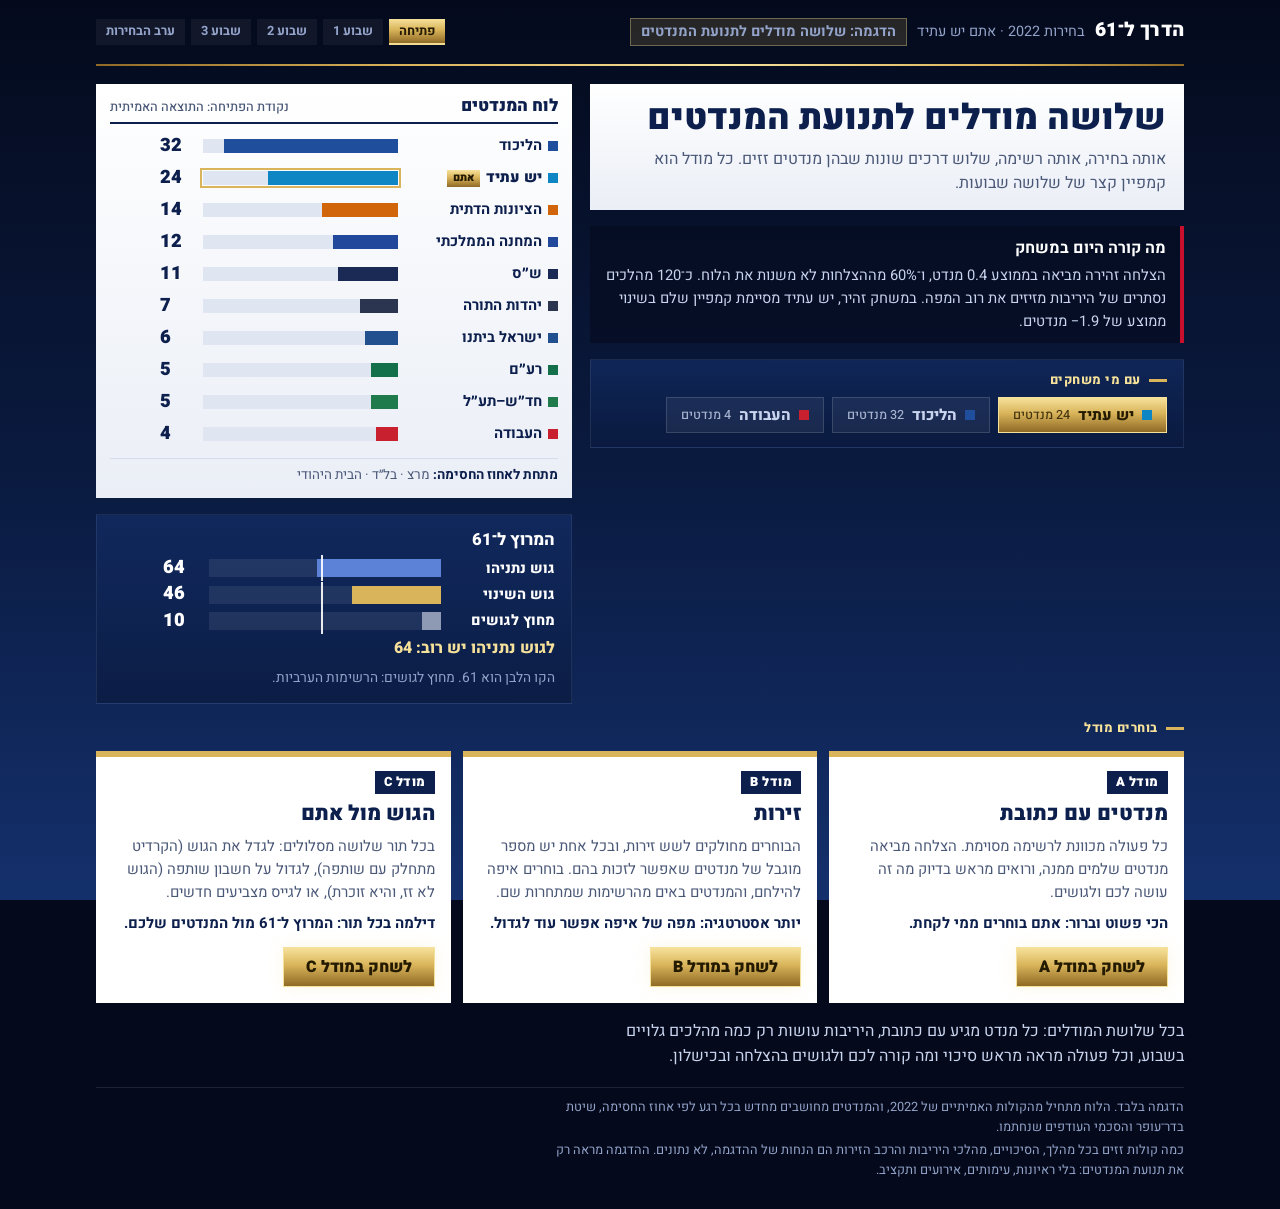
<file: prototypes/seat-movement-models.html>
<!doctype html><html><head><meta charset=utf8><meta name=viewport content="width=device-width,initial-scale=1,viewport-fit=cover"><style>:root{color-scheme:light;box-sizing:border-box;padding-top:env(safe-area-inset-top,0px);padding-bottom:env(safe-area-inset-bottom,0px)}html{scroll-padding-top:env(safe-area-inset-top,0px)}body{margin:0;padding:0;font:14px -apple-system,BlinkMacSystemFont,sans-serif;background:#fff;color:#000}img{max-width:100%}[hidden]:not([hidden=until-found i]){display:none!important}</style></head><body>
<title>מודלי תנועת המנדטים</title>
<meta name="claude:viewport-fit-sides" content="cover">
<link rel="preconnect" href="https://fonts.googleapis.com">
<link rel="preconnect" href="https://fonts.gstatic.com" crossorigin>
<link rel="stylesheet" href="https://fonts.googleapis.com/css2?family=Heebo:wght@400;500;700;800;900&display=swap">
<style>
  :root {
    color-scheme: dark;
    --night-0: #040a1c;
    --night-1: #0a1a3f;
    --night-2: #14306c;
    --navy-tab: #1d3a80;
    --ink: #0c1f4d;
    --ink-2: #4a5878;
    --paper: #ffffff;
    --paper-2: #eaeef6;
    --line: #d5dceb;
    --text: #ffffff;
    --text-2: #c9d4ee;
    --text-3: #93a3c9;
    --gold: #d9b45a;
    --gold-hi: #f6e19a;
    --gold-lo: #8f6a26;
    --gold-grad: linear-gradient(180deg, #f6e19a, #d9b45a 45%, #8f6a26);
    --gold-line: linear-gradient(90deg, #8f6a26, #d9b45a 28%, #f6e19a 58%, #d9b45a 84%, #8f6a26);
    --studio: #c8102e;
    --good: #1f9d5c;
    --good-ink: #12693c;
    --bad: #d2324a;
    --bad-ink: #a3182d;
    --bloc-n: #5b82d6;
    --bloc-c: #d9b45a;
    --bloc-o: #8e9ab3;
    --font: 'Heebo', 'Segoe UI', 'Arial Hebrew', Arial, sans-serif;
  }
  * { box-sizing: border-box; }
  html, body { background: var(--night-0); }
  body {
    margin: 0; color: var(--text); font: 400 16px/1.55 var(--font);
    background: linear-gradient(180deg, var(--night-0) 0%, var(--night-1) 52%, var(--night-2) 100%) fixed;
    min-height: 100vh;
  }
  .wrap {
    max-width: 1120px; margin: 0 auto;
    padding-left: max(16px, env(safe-area-inset-left, 0px));
    padding-right: max(16px, env(safe-area-inset-right, 0px));
    padding-block: 18px 28px;
    display: grid; gap: 18px;
  }
  header.top { display: flex; flex-wrap: wrap; align-items: center; gap: 10px 16px; justify-content: space-between; }
  .brand { display: flex; align-items: baseline; gap: 10px; flex-wrap: wrap; }
  .brand b { font: 900 1.2rem/1 var(--font); letter-spacing: 0.01em; }
  .brand span { color: var(--text-3); font-size: 0.9rem; }
  .demo-chip { padding: 3px 10px; background: rgba(217, 180, 90, 0.16); color: var(--gold-hi); border: 1px solid rgba(246, 225, 154, 0.35); font: 700 0.78rem/1.4 var(--font); }
  .steps { display: flex; flex-wrap: wrap; gap: 6px; list-style: none; margin: 0; padding: 0; }
  .steps li { padding: 4px 10px; font: 700 0.8rem/1.3 var(--font); color: var(--text-3); background: rgba(255, 255, 255, 0.05); border-bottom: 2px solid transparent; }
  .steps li.on { color: #241a00; background: var(--gold-grad); }
  .steps li.done { color: var(--text-2); border-bottom-color: var(--gold-lo); }
  .rule { height: 2px; background: var(--gold-line); border: 0; margin: 0; }

  .grid { display: grid; gap: 18px; align-items: start; grid-template-areas: "flash" "side" "decide"; }
  .grid > .a-flash { grid-area: flash; } .grid > .a-side { grid-area: side; } .grid > .a-decide { grid-area: decide; }
  @media (min-width: 960px) {
    .grid { grid-template-columns: minmax(0, 1.25fr) minmax(0, 1fr); grid-template-rows: auto 1fr; grid-template-areas: "flash side" "decide side"; }
  }
  .col { display: grid; gap: 16px; min-width: 0; }

  .plate { background: linear-gradient(180deg, #ffffff, #eaeef6); color: var(--ink); padding: 14px 18px; }
  .plate h1, .plate h2 { margin: 0; font: 900 clamp(1.5rem, 4vw, 2.2rem)/1.15 var(--font); text-wrap: balance; }
  .plate p { margin: 8px 0 0; color: var(--ink-2); max-width: 62ch; }
  .lead { margin: 0; color: var(--text-2); max-width: 62ch; }
  .lead + .lead { margin-top: 8px; }
  .beat { display: inline-flex; align-items: center; gap: 8px; font: 800 0.8rem/1 var(--font); color: var(--gold-hi); letter-spacing: 0.04em; }
  .beat::before { content: ""; width: 18px; height: 3px; background: var(--gold); }

  /* breaking-news flash */
  .flash { display: grid; gap: 0; box-shadow: 0 14px 40px rgba(0, 0, 0, 0.35); animation: rise 0.45s ease-out both; }
  .flash-band { display: flex; align-items: center; gap: 12px; flex-wrap: wrap; padding: 8px 14px; background: linear-gradient(90deg, var(--night-1), var(--night-2) 55%, var(--navy-tab)); border-inline-start: 6px solid var(--gold); }
  .tag { display: inline-flex; align-items: center; gap: 7px; padding: 4px 10px; background: var(--studio); color: #fff; font: 900 0.85rem/1 var(--font); letter-spacing: 0.06em; }
  .tag i { width: 8px; height: 8px; border-radius: 50%; background: #fff; animation: blink 1.1s steps(2, start) infinite; }
  .when { font: 700 0.9rem/1.2 var(--font); color: var(--text-2); }
  .kind { margin-inline-start: auto; font: 700 0.78rem/1.2 var(--font); color: var(--gold-hi); }
  .flash-head { background: var(--plate, linear-gradient(180deg, #ffffff, #eaeef6)); color: var(--ink); padding: 14px 18px 12px; }
  .flash-head h2 { margin: 0; font: 900 clamp(1.45rem, 3.8vw, 2.1rem)/1.15 var(--font); text-wrap: balance; }
  .flash-head p { margin: 6px 0 0; color: var(--ink-2); }
  .flash-foot { padding: 10px 18px 12px; background: rgba(4, 10, 28, 0.6); display: grid; gap: 6px; }
  .flash-foot p { margin: 0; color: var(--text-2); font-size: 0.95rem; }
  .flash-foot b { color: var(--gold-hi); font-weight: 800; }

  /* panels */
  .panel { background: linear-gradient(180deg, rgba(20, 48, 108, 0.6), rgba(10, 26, 63, 0.75)); border: 1px solid rgba(255, 255, 255, 0.08); padding: 14px 16px; display: grid; gap: 10px; min-width: 0; }
  .panel h3 { margin: 0; font: 800 1.05rem/1.3 var(--font); }

  /* seat board */
  .board { background: linear-gradient(180deg, #ffffff, #eaeef6); color: var(--ink); padding: 12px 14px 12px; display: grid; gap: 4px; }
  .board-head { display: flex; justify-content: space-between; align-items: baseline; gap: 10px; padding-bottom: 6px; border-bottom: 2px solid var(--ink); margin-bottom: 4px; }
  .board-head b { font: 900 1.05rem/1.2 var(--font); }
  .board-head span { font: 500 0.8rem/1.2 var(--font); color: var(--ink-2); }
  .row { display: grid; grid-template-columns: minmax(84px, 9.5rem) minmax(0, 1fr) 2.2rem 2.6rem; align-items: center; gap: 8px; min-height: 28px; }
  .row .nm { font: 700 0.92rem/1.15 var(--font); white-space: nowrap; overflow: hidden; text-overflow: ellipsis; display: flex; align-items: center; gap: 6px; }
  .row .nm i { flex: none; width: 10px; height: 10px; }
  .row.you .nm { font-weight: 900; }
  .you-tag { flex: none; padding: 1px 6px; background: var(--gold-grad); color: #241a00; font: 900 0.68rem/1.4 var(--font); }
  .bar { height: 14px; background: #dfe5f1; position: relative; overflow: hidden; }
  .bar i { position: absolute; inset-block: 0; inset-inline-start: 0; transition: width 0.7s cubic-bezier(.2,.8,.2,1); }
  .row.you .bar { outline: 2px solid var(--gold); outline-offset: 1px; }
  .seat { font: 900 1.15rem/1 var(--font); text-align: end; font-variant-numeric: tabular-nums; }
  .d { font: 800 0.78rem/1 var(--font); text-align: center; padding: 3px 0; }
  .d.up { background: #dff3e8; color: var(--good-ink); }
  .d.down { background: #fbe3e7; color: var(--bad-ink); }
  .d.new { background: var(--ink); color: #fff; }
  .out { margin-top: 6px; padding-top: 6px; border-top: 1px solid var(--line); font-size: 0.84rem; color: var(--ink-2); }
  .out b { color: var(--ink); }
  .out .drop { color: var(--bad-ink); font-weight: 800; }

  /* bloc race */
  .race { display: grid; gap: 8px; }
  .race-row { display: grid; grid-template-columns: 6.6rem minmax(0, 1fr) 2.4rem 2.6rem; gap: 8px; align-items: center; }
  .race-row .nm { font: 800 0.9rem/1.2 var(--font); }
  .race-row .seat { color: #fff; }
  .race-bar { height: 18px; background: rgba(255, 255, 255, 0.08); position: relative; }
  .race-bar i { position: absolute; inset-block: 0; inset-inline-start: 0; transition: width 0.7s cubic-bezier(.2,.8,.2,1); }
  .race-bar::after { content: ""; position: absolute; inset-block: -4px; inset-inline-start: calc(61 / 120 * 100%); width: 2px; background: #fff; opacity: 0.9; }
  .race-row .d.up { background: rgba(31, 157, 92, 0.25); color: #8ff0bb; }
  .race-row .d.down { background: rgba(210, 50, 74, 0.25); color: #ffb3bf; }
  .race-note { margin: 0; font-size: 0.86rem; color: var(--text-3); }
  .race-verdict { margin: 0; font: 800 1rem/1.35 var(--font); }
  .race-verdict.maj { color: var(--gold-hi); }

  /* decision options */
  .opts { display: grid; gap: 12px; }
  .opt {
    all: unset; box-sizing: border-box; cursor: pointer; display: grid; gap: 6px;
    grid-template-columns: minmax(0, 1fr) auto; align-items: start;
    background: var(--paper); color: var(--ink); padding: 12px 14px 12px; border-bottom: 5px solid var(--gold);
    box-shadow: 0 8px 22px rgba(0, 0, 0, 0.25); transition: transform 0.15s ease, box-shadow 0.15s ease, opacity 0.2s;
  }
  .opt:hover:not([disabled]) { transform: translateY(-2px); box-shadow: 0 12px 28px rgba(0, 0, 0, 0.35); }
  .opt:focus-visible { outline: 3px solid var(--gold-hi); outline-offset: 3px; }
  .opt[disabled] { cursor: default; opacity: 0.45; }
  .opt.picked { opacity: 1; outline: 3px solid var(--gold-hi); outline-offset: 2px; }
  .opt .cat { grid-column: 1 / -1; justify-self: start; padding: 2px 8px; background: var(--ink); color: #fff; font: 800 0.72rem/1.4 var(--font); letter-spacing: 0.04em; }
  .opt .t { font: 900 1.08rem/1.3 var(--font); text-wrap: balance; }
  .opt .why { grid-column: 1; font-size: 0.9rem; color: var(--ink-2); }
  .opt .odds { grid-column: 2; grid-row: 2 / span 2; text-align: center; min-width: 4.2rem; }
  .opt .odds b { display: block; font: 900 1.9rem/1 var(--font); font-variant-numeric: tabular-nums; }
  .opt .odds small { font: 700 0.72rem/1 var(--font); color: var(--ink-2); }
  .opt .res { grid-column: 1 / -1; display: grid; gap: 3px; font-size: 0.88rem; }
  .opt .res span b { font-weight: 800; }
  .opt .res .ok b { color: var(--good-ink); }
  .opt .res .bad b { color: var(--bad-ink); }
  .opt .cost { grid-column: 1 / -1; font-size: 0.84rem; color: var(--ink); background: #fff6dc; border-inline-start: 3px solid var(--gold); padding: 4px 8px; }
  .opt .warn { grid-column: 1 / -1; font-size: 0.84rem; color: var(--bad-ink); font-weight: 700; }
  .meter { grid-column: 1 / -1; height: 5px; background: #e3e8f2; }
  .meter i { display: block; height: 100%; background: var(--gold-grad); }

  .result { padding: 14px 16px; background: var(--paper); color: var(--ink); display: grid; gap: 8px; animation: rise 0.35s ease-out both; border-inline-start: 6px solid var(--good); }
  .result.fail { border-inline-start-color: var(--bad); }
  .result .verdict { font: 900 1.2rem/1.2 var(--font); }
  .result.ok .verdict { color: var(--good-ink); }
  .result.fail .verdict { color: var(--bad-ink); }
  .result p { margin: 0; color: var(--ink-2); }

  .btn { all: unset; box-sizing: border-box; cursor: pointer; justify-self: start; padding: 11px 22px; background: var(--gold-grad); color: #241a00; font: 900 1rem/1 var(--font); border: 1px solid var(--gold-hi); box-shadow: 0 0 16px rgba(246, 225, 154, 0.25); }
  .btn:hover { filter: brightness(1.06); }
  .btn:focus-visible { outline: 3px solid #fff; outline-offset: 3px; }
  .btn.ghost { background: transparent; color: var(--gold-hi); box-shadow: none; }

  .how { display: grid; gap: 8px; margin: 0; padding: 0; list-style: none; }
  .how li { position: relative; padding-inline-start: 18px; color: var(--text-2); max-width: 66ch; }
  .how li::before { content: ""; position: absolute; inset-inline-start: 0; top: 0.65em; width: 8px; height: 8px; background: var(--gold); }
  .deck { display: flex; flex-wrap: wrap; gap: 8px; }
  .deck span { padding: 5px 10px; font: 700 0.84rem/1.3 var(--font); background: rgba(255, 255, 255, 0.07); color: var(--text-2); border: 1px solid rgba(255, 255, 255, 0.12); }
  .deck span.seen { background: rgba(217, 180, 90, 0.18); color: var(--gold-hi); border-color: rgba(246, 225, 154, 0.4); }
  .compare { display: grid; grid-template-columns: repeat(auto-fit, minmax(150px, 1fr)); gap: 10px; }
  .compare div { background: rgba(4, 10, 28, 0.55); padding: 10px 12px; display: grid; gap: 2px; }
  .compare small { color: var(--text-3); font: 700 0.78rem/1.3 var(--font); }
  .compare b { font: 900 1.5rem/1.1 var(--font); }
  .compare em { font-style: normal; color: var(--text-3); font-size: 0.84rem; }

  footer.fine { color: var(--text-3); font-size: 0.8rem; border-top: 1px solid rgba(255, 255, 255, 0.1); padding-top: 10px; display: grid; gap: 4px; }
  footer.fine p { margin: 0; max-width: 90ch; }

  @keyframes rise { from { opacity: 0; transform: translateY(10px); } to { opacity: 1; transform: none; } }
  @keyframes blink { to { visibility: hidden; } }
  @media (prefers-reduced-motion: reduce) { *, *::before, *::after { animation: none !important; transition: none !important; } }
  @media (max-width: 520px) {
    .row { grid-template-columns: minmax(78px, 8.6rem) minmax(0, 1fr) 1.9rem 2.2rem; gap: 6px; }
    .row .nm { font-size: 0.86rem; }
    .race-row { grid-template-columns: 5.4rem minmax(0, 1fr) 2rem 2.3rem; gap: 6px; }
    .opt .odds b { font-size: 1.6rem; }
  }

  /* --- models demo additions --- */
  .picker { display: grid; gap: 10px; }
  .chips { display: flex; flex-wrap: wrap; gap: 8px; }
  .chip { all: unset; box-sizing: border-box; cursor: pointer; padding: 8px 14px; font: 800 0.95rem/1.2 var(--font); color: var(--text-2); background: rgba(255, 255, 255, 0.06); border: 1px solid rgba(255, 255, 255, 0.14); display: inline-flex; align-items: center; gap: 8px; }
  .chip i { width: 10px; height: 10px; flex: none; }
  .chip[aria-pressed="true"] { color: #241a00; background: var(--gold-grad); border-color: var(--gold-hi); }
  .chip:focus-visible { outline: 3px solid var(--gold-hi); outline-offset: 2px; }
  .chip small { font-weight: 500; opacity: 0.8; }

  .models { display: grid; gap: 12px; }
  @media (min-width: 720px) { .models { grid-template-columns: repeat(3, minmax(0, 1fr)); } }
  .model { background: var(--paper); color: var(--ink); padding: 14px 16px 16px; display: grid; gap: 8px; align-content: start; border-top: 6px solid var(--gold); min-width: 0; }
  .model .letter { justify-self: start; padding: 2px 9px; background: var(--ink); color: #fff; font: 900 0.8rem/1.5 var(--font); letter-spacing: 0.04em; }
  .model h3 { margin: 0; font: 900 1.3rem/1.2 var(--font); text-wrap: balance; }
  .model p { margin: 0; color: var(--ink-2); font-size: 0.93rem; }
  .model .feel { color: var(--ink); font-weight: 700; }
  .model .btn { margin-top: 4px; }
  .model.played { border-top-color: var(--good); }
  .model.played .letter::after { content: " · שיחקתם"; }

  .today { background: rgba(4, 10, 28, 0.55); border-inline-start: 4px solid var(--studio); padding: 10px 14px; display: grid; gap: 4px; }
  .today b { color: #fff; }
  .today p { margin: 0; color: var(--text-2); font-size: 0.92rem; max-width: 70ch; }

  .chiprow { grid-column: 1 / -1; display: flex; flex-wrap: wrap; gap: 6px; }
  .chiprow span { padding: 2px 8px; font: 800 0.8rem/1.5 var(--font); background: #eef1f7; color: var(--ink); }
  .chiprow span.up { background: #dff3e8; color: var(--good-ink); }
  .chiprow span.down { background: #fbe3e7; color: var(--bad-ink); }
  .chiprow span em { font-style: normal; font-weight: 500; color: var(--ink-2); margin-inline-end: 4px; }
  .mods { grid-column: 1 / -1; font-size: 0.8rem; color: var(--ink-2); }

  /* arenas (model B) */
  .arenas { display: grid; gap: 10px; grid-template-columns: repeat(auto-fit, minmax(170px, 1fr)); }
  .arena { all: unset; box-sizing: border-box; cursor: pointer; display: grid; gap: 6px; align-content: start; padding: 10px 12px; background: rgba(255, 255, 255, 0.07); border: 1px solid rgba(255, 255, 255, 0.14); color: var(--text); min-width: 0; }
  .arena:hover:not([disabled]) { background: rgba(255, 255, 255, 0.12); }
  .arena:focus-visible { outline: 3px solid var(--gold-hi); outline-offset: 2px; }
  .arena[aria-pressed="true"] { background: var(--paper); color: var(--ink); border-color: var(--gold); box-shadow: 0 0 0 2px var(--gold); }
  .arena[disabled] { cursor: default; opacity: 0.45; }
  .arena b { font: 900 1.05rem/1.2 var(--font); }
  .arena .fit { font: 800 0.82rem/1.3 var(--font); color: var(--gold-hi); }
  .arena[aria-pressed="true"] .fit { color: var(--gold-lo); }
  .arena small { font-size: 0.8rem; color: var(--text-3); }
  .arena[aria-pressed="true"] small { color: var(--ink-2); }
  .pips { display: flex; flex-wrap: wrap; gap: 4px 8px; font: 700 0.78rem/1.3 var(--font); }
  .pips span { display: inline-flex; align-items: center; gap: 4px; white-space: nowrap; }
  .pips i { width: 8px; height: 8px; flex: none; }
  .pips .me { text-decoration: underline; text-decoration-color: var(--gold); text-underline-offset: 3px; }
  .pick-hint { margin: 0; color: var(--text-3); font-size: 0.9rem; }

  /* bloc share (model C) */
  .share { display: grid; gap: 6px; }
  .share-bar { display: flex; height: 18px; background: rgba(255, 255, 255, 0.08); overflow: hidden; }
  .share-bar i { height: 100%; transition: width 0.7s cubic-bezier(.2,.8,.2,1); }
  .share-legend { display: flex; flex-wrap: wrap; gap: 4px 12px; font-size: 0.82rem; color: var(--text-2); }
  .share-legend span { display: inline-flex; gap: 5px; align-items: center; }
  .share-legend i { width: 9px; height: 9px; }

  /* rival news */
  .news { display: grid; gap: 8px; margin: 0; padding: 0; list-style: none; }
  .news li { background: rgba(4, 10, 28, 0.5); padding: 8px 12px; border-inline-start: 4px solid var(--text-3); display: grid; gap: 2px; }
  .news li.hit { border-inline-start-color: var(--bad); }
  .news li.miss { border-inline-start-color: var(--text-3); opacity: 0.85; }
  .news li.other { border-inline-start-color: var(--gold); }
  .news b { font-weight: 800; }
  .news small { color: var(--text-3); font-size: 0.82rem; }
  .news-empty { margin: 0; color: var(--text-3); font-size: 0.9rem; }

  /* simulation table */
  .sim { width: 100%; border-collapse: collapse; font-size: 0.9rem; min-width: 520px; }
  .sim-wrap { overflow-x: auto; }
  .sim th, .sim td { padding: 7px 8px; text-align: start; border-bottom: 1px solid rgba(255, 255, 255, 0.1); white-space: nowrap; }
  .sim th { color: var(--text-3); font: 700 0.78rem/1.3 var(--font); }
  .sim td b { font-weight: 900; font-variant-numeric: tabular-nums; }
  .sim tr.now-row td { color: var(--text-3); }
  .sim td.lbl { font-weight: 800; }
  .pc { display: grid; gap: 12px; }
  @media (min-width: 720px) { .pc { grid-template-columns: 1fr 1fr; } }
  .pc h4 { margin: 0 0 4px; font: 800 0.95rem/1.3 var(--font); color: var(--gold-hi); }
  .again { display: flex; flex-wrap: wrap; gap: 10px; }
</style>

<div class="wrap" dir="rtl" lang="he">
  <header class="top">
    <div class="brand"><b>הדרך ל־61</b><span id="who">בחירות 2022</span><span class="demo-chip" id="chip">הדגמה: שלושה מודלים לתנועת המנדטים</span></div>
    <ol class="steps" id="steps"></ol>
  </header>
  <hr class="rule">
  <main id="app"></main>
  <footer class="fine">
    <p>הדגמה בלבד. הלוח מתחיל מהקולות האמיתיים של 2022, והמנדטים מחושבים מחדש בכל רגע לפי אחוז החסימה, שיטת בדר־עופר והסכמי העודפים שנחתמו.</p>
    <p>כמה קולות זזים בכל מהלך, הסיכויים, מהלכי היריבות והרכב הזירות הם הנחות של ההדגמה, לא נתונים. ההדגמה מראה רק את תנועת המנדטים: בלי ראיונות, עימותים, אירועים ותקציב.</p>
  </footer>
</div>

<script>
(() => {
  'use strict';
  // ---------------- data: 2022, official votes ----------------
  const BASE = {
    '2022-01': 1115336, '2022-02': 847435, '2022-03': 516470, '2022-04': 432482, '2022-05': 392964,
    '2022-06': 280194, '2022-07': 213687, '2022-08': 194047, '2022-09': 178735, '2022-10': 175992,
    '2022-11': 150793, '2022-12': 138617, '2022-13': 56775, x: 71215,
  };
  const NAMES = {
    '2022-01': 'הליכוד', '2022-02': 'יש עתיד', '2022-03': 'הציונות הדתית', '2022-04': 'המחנה הממלכתי',
    '2022-05': 'ש״ס', '2022-06': 'יהדות התורה', '2022-07': 'ישראל ביתנו', '2022-08': 'רע״ם',
    '2022-09': 'חד״ש–תע״ל', '2022-10': 'העבודה', '2022-11': 'מרצ', '2022-12': 'בל״ד', '2022-13': 'הבית היהודי',
  };
  const COLOR = {
    '2022-01': '#1f4e9c', '2022-02': '#0f86c4', '2022-03': '#d1650a', '2022-04': '#22489c', '2022-05': '#1b2a55',
    '2022-06': '#2b3550', '2022-07': '#22508f', '2022-08': '#13704a', '2022-09': '#1f7a4c', '2022-10': '#c8202e',
    '2022-11': '#3f9b2f', '2022-12': '#7d1d2c', '2022-13': '#1e6f8f',
  };
  const BLOC = {
    '2022-01': 'n', '2022-03': 'n', '2022-05': 'n', '2022-06': 'n', '2022-13': 'n',
    '2022-02': 'c', '2022-04': 'c', '2022-07': 'c', '2022-10': 'c', '2022-11': 'c',
    '2022-08': 'o', '2022-09': 'o', '2022-12': 'o',
  };
  const BLOC_HE = { n: 'גוש נתניהו', c: 'גוש השינוי', o: 'מחוץ לגושים' };
  const AGREEMENTS = [['2022-02', '2022-04'], ['2022-10', '2022-11'], ['2022-01', '2022-03'], ['2022-05', '2022-06']];

  // Playable lists in the demo, with the lists each one can draw from (demo assumptions).
  const PLAYERS = {
    '2022-02': { opp: '2022-01', partners: ['2022-04', '2022-10', '2022-07', '2022-11'], cross: ['2022-01'], extra: null,
      fit: { softright: 45, center: 72, left: 66, trad: 30, arab: 35, new: 55 } },
    '2022-01': { opp: '2022-02', partners: ['2022-03', '2022-05', '2022-13'], cross: ['2022-02', '2022-04', '2022-07'], extra: null,
      fit: { softright: 74, center: 52, left: 18, trad: 64, arab: 15, new: 60 } },
    '2022-10': { opp: '2022-01', partners: ['2022-11', '2022-02', '2022-04'], cross: ['2022-01'], extra: '2022-09',
      fit: { softright: 20, center: 48, left: 72, trad: 15, arab: 46, new: 55 } },
  };

  // Model B: voter arenas and the seats each list has in play there (demo assumption).
  const ARENAS = [
    { id: 'softright', name: 'ימין רך', inName: 'בזירת הימין הרך', desc: 'מתלבטים בין הליכוד, הימין הדתי והמרכז', slices: { '2022-01': 3, '2022-03': 1, '2022-07': 1, '2022-04': 1, '2022-13': 1 } },
    { id: 'center', name: 'מרכז', inName: 'בזירת המרכז', desc: 'זזים בין יש עתיד, המחנה הממלכתי והליכוד', slices: { '2022-02': 2, '2022-04': 2, '2022-01': 2, '2022-07': 1 } },
    { id: 'left', name: 'שמאל', inName: 'בזירת השמאל', desc: 'מתלבטים בין העבודה, מרצ ויש עתיד', slices: { '2022-10': 2, '2022-11': 2, '2022-02': 2 } },
    { id: 'trad', name: 'מסורתיים', inName: 'בזירת המסורתיים', desc: 'בין ש״ס, הליכוד והציונות הדתית', slices: { '2022-05': 2, '2022-01': 2, '2022-03': 1 } },
    { id: 'arab', name: 'ציבור ערבי', inName: 'בזירת הציבור הערבי', desc: 'בין רע״ם, חד״ש–תע״ל ובל״ד', slices: { '2022-08': 2, '2022-09': 2, '2022-12': 1 } },
    { id: 'new', name: 'לא מצביעים', inName: 'בקרב מי שלא תכנן להצביע', desc: 'מי שלא תכנן להצביע. מנדט כאן הוא קולות חדשים', slices: null, cap: 3 },
  ];

  // Background rival moves (actor takes from src), with the arena they happen in.
  const RIVAL_POOL = [
    ['2022-03', '2022-01', 'softright'], ['2022-05', '2022-01', 'trad'], ['2022-04', '2022-02', 'center'], ['2022-02', '2022-04', 'center'],
    ['2022-01', '2022-04', 'softright'], ['2022-07', '2022-01', 'softright'], ['2022-10', '2022-11', 'left'], ['2022-11', '2022-10', 'left'],
    ['2022-08', '2022-09', 'arab'], ['2022-09', '2022-08', 'arab'], ['2022-01', '2022-02', 'center'], ['2022-03', '2022-05', 'trad'],
    ['2022-01', '2022-13', 'softright'],
  ];

  // Measured in the game today (version 47), full campaign, 40 games each (docs/SEAT_MOVEMENT_DIAGNOSIS.md).
  const TODAY = {
    '2022-02': { safe: [-1.9, 1.2, 0], bold: [-0.4, 1.7, 0] },
    '2022-01': { safe: [-3.5, -3.1, 55], bold: [-2.9, -3.0, 57] },
    '2022-10': { safe: [2.1, 1.2, 0], bold: [2.5, 1.5, 0] },
  };

  const MODELS = {
    A: {
      name: 'מנדטים עם כתובת',
      idea: 'כל פעולה מכוונת לרשימה מסוימת. הצלחה מביאה מנדטים שלמים ממנה, ורואים מראש בדיוק מה זה עושה לכם ולגושים.',
      feel: 'הכי פשוט וברור: אתם בוחרים ממי לקחת.',
      how: [
        'בכל תור יש שלוש פעולות, וכל אחת אומרת מראש ממי היא לוקחת: מהגוש השני, משותפה, או ממי שלא תכנן להצביע.',
        'הצלחה מביאה מנדט שלם אחד עד שלושה. כישלון עולה מנדט אחד, ובדרך כלל לרשימה שתקפתם.',
        'רשימה שאיבדה לכם שני מנדטים או יותר בשבוע מחזירה מכה בסופו. חוץ ממנה, היריבות עושות רק שני מהלכים גלויים בשבוע.',
        'מתקפה על הגוש השני מזיזה את הגושים, ותחרות בתוך הגוש לא מזיזה אותם.',
      ],
      pros: ['הכי קל להבין: כל מנדט מגיע עם כתובת.', 'מתקפה על הגוש השני מזיזה גושים ישירות.'],
      cons: ['מעט עומק: לרוב משתלם לתקוף את הגוש השני.', 'אין מחיר בהרכבה למי שלוקח משותפות.'],
    },
    B: {
      name: 'זירות',
      idea: 'הבוחרים מחולקים לשש זירות, ובכל אחת יש מספר מוגבל של מנדטים שאפשר לזכות בהם. בוחרים איפה להילחם, והמנדטים באים מהרשימות שמתחרות שם.',
      feel: 'יותר אסטרטגיה: מפה של איפה אפשר עוד לגדול.',
      how: [
        'בכל תור בוחרים זירה, ובה מהלך זהיר (מנדט אחד) או נועז (שניים).',
        'המנדטים באים מהרשימות שמחזיקות הכי הרבה מצביעים בזירה. זירה שבה יש לגוש השני מצביעים מזיזה את הגושים.',
        'זירה שכבר נוצלה מתרוקנת, וגם היריבות נלחמות בזירות ומרוקנות אותן.',
        'הסיכוי בכל זירה תלוי בהתאמה של הרשימה שלכם אליה.',
      ],
      pros: ['החלטה אמיתית בכל תור: איפה להשקיע.', 'מפה ברורה של מאיפה עוד אפשר לגדול.'],
      cons: ['עוד מסך ועוד מושג ללמוד.', 'הרכב הזירות הוא הנחה שצריך לבנות לכל בחירות.'],
    },
    C: {
      name: 'הגוש מול אתם',
      idea: 'בכל תור שלושה מסלולים: לגדל את הגוש (הקרדיט מתחלק עם שותפה), לגדול על חשבון שותפה (הגוש לא זז, והיא זוכרת), או לגייס מצביעים חדשים.',
      feel: 'דילמה בכל תור: המרוץ ל־61 מול המנדטים שלכם.',
      how: [
        'מסלול הגוש: מתקפה על הגוש השני. בהצלחה שני מנדטים עוברים לגוש שלכם, אחד אליכם ואחד לשותפה.',
        'מסלול "אתם": לוקחים משותפה. אתם גדלים, הגוש לא זז, והשותפה תזכור את זה בהרכבה.',
        'מסלול הגיוס: קולות חדשים, בסיכון נמוך.',
        'בכל שבוע המטוטלת זזה גם בלעדיכם: מנהיג הגוש השני מנסה למשוך מנדט מהגוש שלכם, ושותפה שלכם מנסה למשוך מנדט מהגוש השני.',
      ],
      pros: ['הגושים זזים כשרוצים שיזוזו, וזו בחירה שלכם.', 'מתחבר להרכבה: מה שלקחתם משותפות חוזר אליכם שם.'],
      cons: ['פחות חופש: שלושה מסלולים קבועים.', 'כשהקרדיט מתחלק, הגדילה האישית איטית יותר.'],
    },
  };

  // ---------------- seats: threshold, Bader–Ofer, surplus agreements ----------------
  function largestAverages(v, total, quota) {
    if (total <= 0 || !v.length) return v.map(() => 0);
    const s = v.map((x) => (quota > 0 ? Math.floor(x / quota) : 0));
    let given = s.reduce((a, b) => a + b, 0);
    while (given > total) { const i = s.indexOf(Math.max(...s)); s[i] -= 1; given -= 1; }
    while (given < total) {
      let best = 0;
      for (let i = 1; i < v.length; i++) if (v[i] / (s[i] + 1) > v[best] / (s[best] + 1)) best = i;
      s[best] += 1; given += 1;
    }
    return s;
  }
  const total = (votes) => Object.values(votes).reduce((a, b) => a + b, 0);
  const thresholdOf = (votes) => (total(votes) * 3.25) / 100;
  function alloc(votes) {
    const ids = Object.keys(votes).filter((k) => k !== 'x').sort();
    const th = thresholdOf(votes);
    const q = ids.filter((i) => votes[i] > 0 && votes[i] >= th);
    const qs = new Set(q);
    const units = [];
    const used = new Set();
    for (const [a, b] of AGREEMENTS) {
      if (qs.has(a) && qs.has(b) && !used.has(a) && !used.has(b)) { units.push([a, b].sort()); used.add(a); used.add(b); }
    }
    for (const i of q) if (!used.has(i)) units.push([i]);
    units.sort((x, y) => x[0].localeCompare(y[0]));
    const uv = units.map((u) => u.reduce((t, i) => t + votes[i], 0));
    const qv = uv.reduce((a, b) => a + b, 0);
    const us = largestAverages(uv, 120, qv / 120);
    const seats = {};
    for (const i of ids) seats[i] = 0;
    units.forEach((u, k) => {
      const n = us[k];
      if (u.length === 1) { seats[u[0]] = n; return; }
      const sub = largestAverages(u.map((i) => votes[i]), n, uv[k] / Math.max(n, 1));
      u.forEach((i, j) => (seats[i] = sub[j]));
    });
    return seats;
  }
  function blocs(seats) {
    const b = { n: 0, c: 0, o: 0 };
    for (const [id, s] of Object.entries(seats)) b[BLOC[id]] += s;
    return b;
  }
  /** Votes worth one seat right now. */
  function unit(votes) {
    const th = thresholdOf(votes);
    const q = Object.entries(votes).filter(([k, v]) => k !== 'x' && v >= th).reduce((t, [, v]) => t + v, 0);
    return q / 120;
  }
  const REAL = alloc(BASE);

  // ---------------- engine (pure, used by the page and by the simulation) ----------------
  const CFG = { retP: 0.4, rivalP: 0.5 };
  function mkRng(seed) {
    let s = (seed >>> 0) || 1;
    return () => { s ^= s << 13; s >>>= 0; s ^= s >>> 17; s ^= s << 5; s >>>= 0; return s / 4294967296; };
  }
  function newGame(model, me, rnd, weeks) {
    return {
      model, me, rnd, weeks, votes: { ...BASE }, week: 1, slot: 1, momentum: 0, uses: {}, took: {},
      arenas: ARENAS.map((a) => ({ ...a, slices: a.slices ? { ...a.slices } : null, left: a.cap || 0 })),
      news: [], picks: [],
    };
  }
  const alive = (G, id) => id !== 'new' && G.votes[id] > 0;
  /** A list can lose at most half of its starting votes in the campaign (demo cap). */
  function applyMoves(votes, moves) {
    const u = unit(votes);
    const v = { ...votes };
    for (const [from, to, n] of moves) {
      const want = Math.round(u * n);
      let take = want;
      if (from !== 'new') {
        take = Math.max(0, Math.min(want, v[from] - Math.round(BASE[from] * 0.5)));
        v[from] -= take;
      }
      v[to] += take;
    }
    return v;
  }
  function preview(G, moves) {
    const v = applyMoves(G.votes, moves);
    const b = alloc(G.votes), a = alloc(v);
    const bb = blocs(b), ba = blocs(a);
    const others = Object.keys(a).filter((id) => id !== G.me && a[id] !== b[id]).map((id) => [id, a[id] - b[id]]).sort((x, y) => x[1] - y[1]);
    return {
      moves, votes: v, you: (a[G.me] || 0) - (b[G.me] || 0), bloc: ba[BLOC[G.me]] - bb[BLOC[G.me]],
      dn: ba.n - bb.n, dc: ba.c - bb.c, others,
      dropped: Object.keys(b).filter((id) => b[id] > 0 && !a[id]),
      entered: Object.keys(a).filter((id) => a[id] > 0 && !b[id]),
    };
  }
  function topPartner(G, exclude = []) {
    const s = alloc(G.votes);
    return PLAYERS[G.me].partners.filter((p) => alive(G, p) && !exclude.includes(p)).sort((a, b) => (s[b] || 0) - (s[a] || 0) || G.votes[b] - G.votes[a])[0];
  }
  const pick = (rnd, arr) => arr[Math.floor(rnd() * arr.length)];
  function chanceOf(G, base, key) {
    const mods = [];
    let c = base;
    if (G.momentum) { c += G.momentum; mods.push(`מומנטום ${signed(G.momentum)}`); }
    const u = Math.min(2, G.uses[key] || 0);
    if (u) { c -= 6 * u; mods.push(`כבר ניסיתם את זה ${u === 1 ? 'פעם' : 'פעמיים'} ${signed(-6 * u)}`); }
    return { chance: Math.max(5, Math.min(95, Math.round(c))), mods };
  }
  function finish(G, o) {
    const ch = chanceOf(G, o.base, o.key);
    return { ...o, chance: ch.chance, mods: ch.mods, pOk: preview(G, o.ok), pFail: preview(G, o.fail) };
  }

  function offersA(G) {
    const P = PLAYERS[G.me], me = G.me, tp = topPartner(G);
    const cross = [], inside = [];
    if (alive(G, P.opp)) {
      cross.push({ key: 'attack', cat: 'מתקפה על הגוש השני', t: `מתקפה חזיתית על ${nm(P.opp)}`, why: 'מנסים לקחת ממנה מצביעים רכים. אם זה עובד, הגושים זזים.', base: 45,
        ok: [[P.opp, me, 2]], fail: [[me, P.opp, 1]], okText: `מצביעים רכים של ${nm(P.opp)} עוברים אליכם.`, failText: `המתקפה נראתה לחוצה, ו${nm(P.opp)} משכה מכם מצביעים.` });
      cross.push({ key: 'bold', cat: 'מהלך נועז', t: `"רק אנחנו יכולים לנצח את ${nm(P.opp)}"`, why: 'הימור גדול על המצביעים הרכים של הצד השני.', base: 35,
        ok: [[P.opp, me, 3]], fail: [[me, P.opp, 1]], okText: 'המסר תפס, ומצביעים רכים עוברים אליכם בגל.', failText: `ההימור נכשל, ו${nm(P.opp)} משכה מכם מצביעים.` });
    }
    for (const x of P.cross) if (x !== P.opp && alive(G, x)) cross.push({ key: 'cross-' + x, cat: 'פנייה לצד השני', t: `פנייה למצביעים של ${nm(x)}`, why: 'פנייה שקטה למי שמתלבט בצד השני. הגושים זזים.', base: 55,
      ok: [[x, me, 1]], fail: tp ? [[me, tp, 1]] : [], okText: `מצביעים של ${nm(x)} עוברים אליכם.`, failText: tp ? `הפנייה הרחיקה מצביעים שלכם אל ${nm(tp)}.` : 'הפנייה לא הזיזה אף אחד.' });
    if (P.extra && alive(G, P.extra)) cross.push({ key: 'extra', cat: 'פנייה לציבור הערבי', t: `פנייה למצביעים של ${nm(P.extra)}`, why: 'קולות מחוץ לגושים שעוברים לגוש שלכם.', base: 50,
      ok: [[P.extra, me, 1]], fail: [], okText: 'מצביעים ערבים עוברים אליכם.', failText: 'הפנייה לא הזיזה אף אחד.' });
    for (const y of P.partners) if (alive(G, y)) inside.push({ key: 'in-' + y, cat: 'תחרות בתוך הגוש', t: `לקחת מצביעים מ${nm(y)}`, why: 'מלחמה על אותם מצביעים. אתם גדלים, הגוש לא.', base: 68,
      ok: [[y, me, 1]], fail: [[me, y, 1]], okText: `מצביעים של ${nm(y)} עוברים אליכם.`, failText: `${nm(y)} ניצלה את המתקפה ומשכה מכם מצביעים.` });
    const turnout = { key: 'new', cat: 'גיוס', t: 'להביא לקלפי מי שלא תכנן להצביע', why: 'קולות חדשים, לא על חשבון אף רשימה.', base: 50,
      ok: [['new', me, 1]], fail: [], okText: 'מצביעים שלא תכננו להגיע לקלפי מתגייסים.', failText: 'הקריאה לא הזיזה אף אחד.' };
    const a = pick(G.rnd, cross), b = pick(G.rnd, inside);
    const rest = [...cross.filter((x) => x !== a), turnout];
    const c = G.slot === 1 || !rest.length ? turnout : pick(G.rnd, rest);
    return [a, b, c].filter(Boolean).map((o) => finish(G, o));
  }

  function offersC(G) {
    const P = PLAYERS[G.me], me = G.me, tp = topPartner(G);
    const out = [];
    const bold = (G.week + G.slot) % 2 === 1;
    const x = alive(G, P.opp) ? P.opp : P.cross.find((id) => alive(G, id));
    if (x) out.push(bold
      ? { key: 'bloc-' + x, lane: 'bloc', cat: 'לגוש · מהלך נועז', t: `מסע נגד ${nm(x)}: "${BLOC_HE[BLOC[x]]} מאבד את הרוב"`, why: `שלושה מנדטים עוברים לגוש שלכם: שניים אליכם ואחד ${to(tp)}.`, base: 35,
          ok: [[x, me, 2], [x, tp, 1]], fail: [[me, x, 1]], okText: 'הגל עבר לגוש שלכם, ורובו אליכם.', failText: `המסע נכשל, ו${nm(x)} משכה מכם מצביעים.` }
      : { key: 'bloc-' + x, lane: 'bloc', cat: 'לגוש', t: `מתקפה על ${nm(x)}`, why: `שני מנדטים עוברים לגוש שלכם: אחד אליכם ואחד ${to(tp)}.`, base: 50,
          ok: [[x, me, 1], [x, tp, 1]], fail: [[me, x, 1]], okText: `מצביעים רכים של ${nm(x)} עוברים לגוש שלכם.`, failText: `המתקפה נראתה לחוצה, ו${nm(x)} משכה מכם מצביעים.` });
    const ys = P.partners.filter((y) => alive(G, y));
    const y = pick(G.rnd, ys);
    if (y) out.push(!bold
      ? { key: 'self-' + y, lane: 'self', cat: 'אתם · מהלך נועז', t: `"רק קול ${to(me)} שווה משהו": מתקפה על ${nm(y)}`, why: 'אתם גדלים בשני מנדטים, הגוש לא זז.', base: 50,
          ok: [[y, me, 2]], fail: [[me, y, 1]], cost: `${nm(y)} תזכור את זה בהרכבה: היחסים איתה יתקררו.`, okText: `מצביעים של ${nm(y)} עוברים אליכם.`, failText: `${nm(y)} החזירה מכה ומשכה מכם מצביעים.` }
      : { key: 'self-' + y, lane: 'self', cat: 'אתם', t: `לקחת מצביעים מ${nm(y)}`, why: 'אתם גדלים, הגוש לא זז.', base: 70,
          ok: [[y, me, 1]], fail: [[me, y, 1]], cost: `${nm(y)} תזכור את זה בהרכבה: היחסים איתה יתקררו.`, okText: `מצביעים של ${nm(y)} עוברים אליכם.`, failText: `${nm(y)} החזירה מכה ומשכה מכם מצביעים.` });
    out.push({ key: 'new', lane: 'new', cat: 'גיוס', t: 'להביא לקלפי מי שלא תכנן להצביע', why: 'קולות חדשים, לא על חשבון אף רשימה.', base: 50,
      ok: [['new', me, 1]], fail: [], okText: 'מצביעים שלא תכננו להגיע לקלפי מתגייסים.', failText: 'הקריאה לא הזיזה אף אחד.' });
    return out.map((o) => finish(G, o));
  }

  /** Sources for n seats in an arena: the lists holding most of it, one seat at a time. */
  function arenaSources(G, ar, n) {
    if (!ar.slices) return ar.left >= 1 ? [['new', G.me, Math.min(n, ar.left)]] : [];
    const sl = { ...ar.slices };
    const moves = [];
    for (let k = 0; k < n; k++) {
      const now = alloc(G.votes);
      const src = Object.keys(sl).filter((id) => id !== G.me && sl[id] > 0 && alive(G, id)).sort((a, b) => sl[b] - sl[a] || (now[a] > 0) - (now[b] > 0) || G.votes[b] - G.votes[a])[0];
      if (!src) break;
      sl[src] -= 1;
      const m = moves.find((x) => x[0] === src);
      if (m) m[2] += 1; else moves.push([src, G.me, 1]);
    }
    return moves;
  }
  function arenaHolder(G, ar) {
    if (!ar.slices) return null;
    return Object.keys(ar.slices).filter((id) => id !== G.me && alive(G, id)).sort((a, b) => ar.slices[b] - ar.slices[a] || G.votes[b] - G.votes[a])[0] || null;
  }
  const arenaLeft = (G, ar) => (ar.slices ? Object.entries(ar.slices).filter(([id, n]) => id !== G.me && alive(G, id)).reduce((t, [, n]) => t + n, 0) : ar.left);
  function arenaOptions(G, ar) {
    const fit = PLAYERS[G.me].fit[ar.id];
    const holder = arenaHolder(G, ar);
    const fail = holder ? [[G.me, holder, 1]] : [];
    const failText = holder ? `${nm(holder)} הגנה על הזירה ומשכה מכם מצביעים.` : 'המהלך לא הזיז אף אחד.';
    const left = arenaLeft(G, ar);
    const mk = (k, n, base, cat, t) => ({ key: `${ar.id}`, arena: ar.id, id: `${ar.id}:${k}`, cat, t, why: ar.desc + '.', base,
      ok: arenaSources(G, ar, n), fail, okText: `ניצחתם ${ar.inName}.`, failText });
    const out = [mk('safe', 1, fit, `${ar.name} · זהיר`, 'מהלך ממוקד בזירה')];
    if (left >= 2) out.push(mk('bold', 2, fit - 20, `${ar.name} · נועז`, 'מהלך גדול בזירה'));
    return out.map((o) => finish(G, o));
  }
  function offersB(G) {
    return G.arenas.filter((ar) => arenaLeft(G, ar) > 0).flatMap((ar) => arenaOptions(G, ar));
  }
  const offersOf = (G) => (G.model === 'A' ? offersA(G) : G.model === 'B' ? offersB(G) : offersC(G));

  function resolve(G, o, roll) {
    const ok = roll * 100 < o.chance;
    const eff = ok ? o.pOk : o.pFail;
    const moves = ok ? o.ok : o.fail;
    G.votes = eff.votes;
    G.uses[o.key] = (G.uses[o.key] || 0) + 1;
    G.momentum = Math.max(-8, Math.min(8, G.momentum + (ok ? 4 : -4)));
    for (const [from, to, n] of moves) {
      if (to === G.me && from !== 'new') G.took[from] = (G.took[from] || 0) + n;
      if (from === G.me && to !== 'new') G.took[to] = (G.took[to] || 0) - n;
    }
    if (G.model === 'B' && ok) {
      const ar = G.arenas.find((a) => a.id === o.arena);
      for (const [from, , n] of moves) { if (from === 'new') ar.left -= n; else ar.slices[from] = Math.max(0, ar.slices[from] - n); }
    }
    G.picks.push({ week: G.week, slot: G.slot, key: o.key, ok });
    return { ok, eff, text: ok ? o.okText : o.failText, cost: o.cost || '' };
  }

  /** End of week: the rivals' visible moves. */
  function weekEnd(G) {
    const me = G.me, P = PLAYERS[me];
    const plan = [];
    // Only a list that lost two seats or more to you in the week hits back.
    const lost = Object.entries(G.took).filter(([id, n]) => n >= 2 && alive(G, id)).sort((a, b) => b[1] - a[1])[0];
    if (lost) plan.push({ actor: lost[0], src: me, kind: 'ret' });
    if (G.model === 'C') {
      const other = BLOC[me] === 'c' ? 'n' : 'c';
      const s = alloc(G.votes);
      const leader = Object.keys(BLOC).filter((id) => BLOC[id] === other && alive(G, id)).sort((a, b) => (s[b] || 0) - (s[a] || 0))[0];
      const mine = Object.keys(BLOC).filter((id) => BLOC[id] === BLOC[me] && (s[id] || 0) > 0);
      const victim = mine.length ? weighted(G.rnd, mine.map((id) => [id, s[id]])) : null;
      if (leader && victim) plan.push({ actor: leader, src: victim, kind: 'pendulum' });
      // The pendulum swings both ways: a partner of yours also tries to pull from the other bloc.
      const tp = topPartner(G);
      const theirs = Object.keys(BLOC).filter((id) => BLOC[id] === other && (s[id] || 0) > 0);
      const prey = theirs.length ? weighted(G.rnd, theirs.map((id) => [id, s[id]])) : null;
      if (tp && prey) plan.push({ actor: tp, src: prey, kind: 'pendulum' });
    } else {
      const pool = RIVAL_POOL.filter(([a, s]) => a !== me && alive(G, a) && alive(G, s) && !plan.some((p) => p.actor === a));
      while (plan.length < 2 && pool.length) {
        const i = Math.floor(G.rnd() * pool.length);
        const [a, s, ar] = pool.splice(i, 1)[0];
        if (s === me && plan.some((p) => p.src === me)) continue;
        plan.push({ actor: a, src: s, kind: s === me ? 'hit' : 'other', arena: ar });
      }
    }
    const news = [];
    for (const p of plan) {
      const ok = G.rnd() < (p.kind === 'ret' ? CFG.retP : CFG.rivalP);
      let eff = null;
      if (ok) {
        eff = preview(G, [[p.src, p.actor, 1]]);
        G.votes = eff.votes;
        if (G.model === 'B') {
          const ar = G.arenas.find((a) => a.id === p.arena) || G.arenas.find((a) => a.slices && a.slices[p.src] > 0 && p.actor in a.slices);
          if (ar && ar.slices && ar.slices[p.src] > 0) { ar.slices[p.src] -= 1; p.arena = ar.id; }
        }
      }
      news.push({ ...p, ok, eff });
    }
    G.took = {};
    G.news = news;
    return news;
  }
  function weighted(rnd, items) {
    const sum = items.reduce((t, [, w]) => t + w, 0);
    let r = rnd() * sum;
    for (const [id, w] of items) { r -= w; if (r < 0) return id; }
    return items[items.length - 1][0];
  }

  // ---------------- simulation for the final screen ----------------
  function choose(G, opts, strategy) {
    const live = opts.filter((o) => o.ok.length || o.key === 'new');
    const list = live.length ? live : opts;
    if (strategy === 'safe') return [...list].sort((a, b) => b.chance - a.chance)[0];
    if (strategy === 'bold') return [...list].sort((a, b) => b.pOk.you - a.pOk.you || b.chance - a.chance)[0];
    const ev = (o) => { const p = o.chance / 100; return p * (o.pOk.you + 0.5 * o.pOk.bloc) + (1 - p) * (o.pFail.you + 0.5 * o.pFail.bloc); };
    return [...list].sort((a, b) => ev(b) - ev(a))[0];
  }
  function simulate(model, me, strategy, runs, weeks) {
    const dYou = [], dBloc = [];
    let maj = 0;
    const b0 = blocs(REAL)[BLOC[me]];
    for (let r = 0; r < runs; r++) {
      const G = newGame(model, me, mkRng(9001 + r * 7919), weeks);
      for (G.week = 1; G.week <= weeks; G.week++) {
        for (G.slot = 1; G.slot <= 2; G.slot++) {
          const opts = offersOf(G);
          if (!opts.length) continue;
          resolve(G, choose(G, opts, strategy), G.rnd());
        }
        weekEnd(G);
      }
      const s = alloc(G.votes);
      dYou.push((s[me] || 0) - REAL[me]);
      const b = blocs(s)[BLOC[me]];
      dBloc.push(b - b0);
      if (b >= 61) maj++;
    }
    dYou.sort((a, b) => a - b);
    const mean = (x) => x.reduce((a, b) => a + b, 0) / x.length;
    return { you: mean(dYou), lo: dYou[Math.floor(runs * 0.1)], hi: dYou[Math.floor(runs * 0.9)], bloc: mean(dBloc), maj: Math.round((100 * maj) / runs) };
  }

  // ---------------- page ----------------
  const DEMO_WEEKS = 3;
  let S = { me: '2022-02', model: null, played: {} };
  let G = null;
  const nm = (id) => NAMES[id];
  const from = (id) => 'מ' + nm(id);
  const to = (id) => (nm(id).startsWith('ה') ? 'ל' + nm(id).slice(1) : 'ל' + nm(id));
  const signed = (n) => '⁦' + (n > 0 ? `+${n}` : n < 0 ? `−${-n}` : '0') + '⁩';
  const fmt1 = (x) => '⁦' + (x > 0.05 ? '+' : x < -0.05 ? '−' : '') + Math.abs(x).toFixed(1) + '⁩';
  const esc = (t) => String(t).replace(/[&<>"]/g, (c) => ({ '&': '&amp;', '<': '&lt;', '>': '&gt;', '"': '&quot;' })[c]);
  const $app = document.getElementById('app');

  function effectHe(p) {
    const parts = [`${nm(G.me)} ${signed(p.you)}`];
    const involved = new Set(p.moves.flatMap(([a, b]) => [a, b]));
    const side = [];
    for (const [id, d] of p.others) (involved.has(id) ? parts : side).push(`${nm(id)} ${signed(d)}`);
    if (!p.dn && !p.dc) parts.push('הגושים לא זזים');
    else {
      if (p.dc) parts.push(`גוש השינוי ${signed(p.dc)}`);
      if (p.dn) parts.push(`גוש נתניהו ${signed(p.dn)}`);
    }
    let s = parts.join(' · ');
    if (p.dropped.length) s += ` (${p.dropped.map(nm).join(', ')} נופלת מתחת לאחוז החסימה)`;
    if (p.entered.length) s += ` (${p.entered.map(nm).join(', ')} עוברת את אחוז החסימה)`;
    if (side.length) s += `. בחלוקה מחדש של המנדטים: ${side.join(', ')}`;
    return s;
  }
  function chip(label, n) { return `<span class="${n > 0 ? 'up' : n < 0 ? 'down' : ''}"><em>${label}</em>${signed(n)}</span>`; }

  function stepsHtml() {
    const labels = ['פתיחה', ...Array.from({ length: DEMO_WEEKS }, (_, i) => `שבוע ${i + 1}`), 'ערב הבחירות'];
    const now = S.phase === 'intro' ? 0 : S.phase === 'final' ? labels.length - 1 : G.week;
    document.getElementById('steps').innerHTML = labels.map((l, i) => `<li class="${i === now ? 'on' : i < now ? 'done' : ''}">${l}</li>`).join('');
    document.getElementById('who').textContent = `בחירות 2022 · אתם ${nm(S.me)}`;
    document.getElementById('chip').textContent = S.model && S.phase !== 'intro' ? `מודל ${S.model}: ${MODELS[S.model].name}` : 'הדגמה: שלושה מודלים לתנועת המנדטים';
  }

  function boardHtml(seats, prev, title, note) {
    const ids = Object.keys(seats).filter((id) => seats[id] > 0 || (prev && prev[id] > 0)).sort((a, b) => seats[b] - seats[a] || (prev ? prev[b] - prev[a] : 0) || a.localeCompare(b));
    const rows = ids.map((id) => {
      const s = seats[id], p = prev ? prev[id] || 0 : s, d = s - p;
      const dCls = prev && !p && s ? 'd new' : d > 0 ? 'd up' : d < 0 ? 'd down' : 'd';
      const dTxt = prev && !p && s ? 'חדש' : d ? signed(d) : '';
      return `<div class="row${id === S.me ? ' you' : ''}">
        <span class="nm"><i style="background:${COLOR[id]}"></i>${esc(nm(id))}${id === S.me ? '<span class="you-tag">אתם</span>' : ''}</span>
        <span class="bar"><i style="width:${(s / 36) * 100}%;background:${COLOR[id]}"></i></span>
        <span class="seat">${s}</span><span class="${dCls}">${dTxt}</span></div>`;
    }).join('');
    const votes = G ? G.votes : BASE;
    const under = Object.keys(votes).filter((id) => id !== 'x' && votes[id] > 0 && !seats[id]);
    return `<div class="board" aria-label="לוח המנדטים">
      <div class="board-head"><b>${title}</b><span>${note || ''}</span></div>${rows}
      ${under.length ? `<div class="out"><b>מתחת לאחוז החסימה:</b> ${under.map((id) => esc(nm(id))).join(' · ')}</div>` : ''}</div>`;
  }
  function raceHtml(seats, prev, note) {
    const b = blocs(seats), p = prev ? blocs(prev) : b;
    const row = (k) => {
      const d = b[k] - p[k];
      return `<div class="race-row"><span class="nm">${BLOC_HE[k]}</span>
        <span class="race-bar"><i style="width:${(b[k] / 120) * 100}%;background:var(--bloc-${k})"></i></span>
        <span class="seat">${b[k]}</span><span class="d ${d > 0 ? 'up' : d < 0 ? 'down' : ''}">${d ? signed(d) : ''}</span></div>`;
    };
    const v = b.n >= 61 ? { t: `לגוש נתניהו יש רוב: ${b.n}`, maj: true } : b.c >= 61 ? { t: `לגוש השינוי יש רוב: ${b.c}`, maj: true } : { t: 'לאף גוש אין 61', maj: false };
    return `<section class="panel race" aria-label="המרוץ ל־61"><h3>המרוץ ל־61</h3>${row('n')}${row('c')}${row('o')}
      <p class="race-verdict${v.maj ? ' maj' : ''}">${v.t}</p><p class="race-note">${note || 'הקו הלבן הוא 61. מחוץ לגושים: הרשימות הערביות.'}</p></section>`;
  }
  function shareHtml(seats) {
    const mine = Object.keys(BLOC).filter((id) => BLOC[id] === BLOC[S.me] && seats[id] > 0).sort((a, b) => (b === S.me) - (a === S.me) || seats[b] - seats[a]);
    const tot = mine.reduce((t, id) => t + seats[id], 0);
    return `<section class="panel share" aria-label="אתם בתוך הגוש"><h3>אתם בתוך ${BLOC_HE[BLOC[S.me]]}: ${seats[S.me] || 0} מתוך ${tot}</h3>
      <div class="share-bar">${mine.map((id) => `<i style="width:${(seats[id] / Math.max(tot, 1)) * 100}%;background:${COLOR[id]};${id === S.me ? 'outline:2px solid var(--gold);outline-offset:-2px' : ''}"></i>`).join('')}</div>
      <div class="share-legend">${mine.map((id) => `<span><i style="background:${COLOR[id]}"></i>${esc(nm(id))} ${seats[id]}</span>`).join('')}</div></section>`;
  }
  function newsHtml(news, title) {
    if (!news || !news.length) return '';
    const li = news.map((n) => {
      const who = n.src === S.me ? 'מכם' : from(n.src);
      const lead = n.kind === 'ret' ? `${nm(n.actor)} יצאה למתקפת תגובה אחרי שלקחתם ממנה מצביעים` : n.kind === 'pendulum' ? `${nm(n.actor)} ניסתה למשוך מצביעים ${who}` : n.kind === 'partner' ? `${nm(n.actor)} ניסתה לקחת מכם מצביעים` : `${nm(n.actor)} ניסתה לקחת מצביעים ${who}${n.arena && S.model === 'B' ? ` ${ARENAS.find((a) => a.id === n.arena).inName}` : ''}`;
      const res = n.ok ? `הצליחה: ${effectHe(n.eff)}` : 'לא הצליחה. שום דבר לא זז.';
      const cls = n.ok ? (n.src === S.me || (n.eff && n.eff.bloc < 0) ? 'hit' : 'other') : 'miss';
      return `<li class="${cls}"><b>${esc(lead)}</b><small>${esc(res)}</small></li>`;
    }).join('');
    return `<section class="panel"><h3>${title}</h3><ul class="news">${li}</ul></section>`;
  }

  function optionHtml(o, i) {
    const chosen = S.chosen === i, disabled = S.chosen !== null;
    const quiet = !o.fail.length;
    return `<button class="opt${chosen ? ' picked' : ''}" data-i="${i}" ${disabled ? 'disabled' : ''}>
      <span class="cat">${esc(o.cat)}</span>
      <span class="t">${esc(o.t)}</span>
      <span class="why">${esc(o.why)}</span>
      <span class="odds"><b>${o.chance}%</b><small>סיכוי</small></span>
      <span class="chiprow">${chip('בהצלחה לכם', o.pOk.you)}${chip('לגוש', o.pOk.bloc)}${quiet ? '<span><em>בכישלון</em>שום דבר לא זז</span>' : chip('בכישלון לכם', o.pFail.you) + chip('לגוש', o.pFail.bloc)}</span>
      <span class="res"><span class="ok"><b>אם מצליח:</b> ${effectHe(o.pOk)}</span>${quiet ? '' : `<span class="bad"><b>אם נכשל:</b> ${effectHe(o.pFail)}</span>`}</span>
      ${o.mods.length ? `<span class="mods">${o.mods.join(' · ')}</span>` : ''}
      ${[...o.pOk.dropped, ...o.pFail.dropped].length ? `<span class="warn">זהירות: ${[...new Set([...o.pOk.dropped, ...o.pFail.dropped])].map(nm).join(', ')} קרובה לאחוז החסימה.</span>` : ''}
      ${o.cost ? `<span class="cost">${esc(o.cost)}</span>` : ''}
      <span class="meter"><i style="width:${o.chance}%"></i></span>
    </button>`;
  }

  function arenaTiles() {
    const fitOf = (ar) => Math.max(5, Math.min(95, PLAYERS[S.me].fit[ar.id] + G.momentum - 6 * Math.min(2, G.uses[ar.id] || 0)));
    return `<div class="arenas">${G.arenas.map((ar) => {
      const left = arenaLeft(G, ar);
      const pips = ar.slices
        ? Object.entries(ar.slices).filter(([id, n]) => n > 0 && alive(G, id)).sort((a, b) => b[1] - a[1]).map(([id, n]) => `<span class="${id === S.me ? 'me' : ''}"><i style="background:${COLOR[id]}"></i>${esc(nm(id))} ${n}</span>`).join('')
        : `<span>${ar.left} מנדטים חדשים אפשריים</span>`;
      return `<button class="arena" data-ar="${ar.id}" aria-pressed="${S.arena === ar.id}" ${left <= 0 || S.chosen !== null ? 'disabled' : ''}>
        <b>${ar.name}</b><span class="fit">${left <= 0 ? 'הזירה התרוקנה' : `סיכוי ${fitOf(ar)}% · ${left} מנדטים בזירה`}</span>
        <span class="pips">${pips}</span><small>${esc(ar.desc)}</small></button>`;
    }).join('')}</div>`;
  }

  function render() {
    stepsHtml();
    if (S.phase === 'intro') return renderIntro();
    if (S.phase === 'final') return renderFinal();
    if (S.phase === 'week') return renderWeek();
    const seats = alloc(G.votes);
    const res = S.outcome;
    const isB = S.model === 'B';
    const shown = isB ? S.offers.map((o, i) => [o, i]).filter(([o]) => o.arena === S.arena) : S.offers.map((o, i) => [o, i]);
    $app.innerHTML = `<div class="grid">
      <div class="col a-flash">
        <section class="panel">
          <span class="beat">שבוע ${G.week} · פעולה ${G.slot} מתוך 2</span>
          <h3>${isB ? 'איפה נלחמים השבוע?' : 'מה עושים?'}</h3>
          ${isB ? arenaTiles() + (S.arena ? '' : '<p class="pick-hint">בחרו זירה כדי לראות את המהלכים בה.</p>') : ''}
          <div class="opts">${shown.map(([o, i]) => optionHtml(o, i)).join('')}</div>
          ${res ? `<div class="result ${res.ok ? 'ok' : 'fail'}" role="status">
              <span class="verdict">${res.ok ? 'הצליח' : 'לא הצליח'}</span>
              <p>${esc(res.text)}</p><p><b>${effectHe(res.eff)}</b></p>${res.cost ? `<p>${esc(res.cost)}</p>` : ''}</div>
            <button class="btn" id="next">${G.slot === 1 ? 'לפעולה הבאה' : 'לסוף השבוע: מה עשו היריבות'}</button>` : ''}
        </section>
      </div>
      <div class="col a-side">
        ${boardHtml(seats, S.prevSeats, 'לוח המנדטים', res ? 'השינוי: מהפעולה הזו' : 'השינוי: מתחילת הקמפיין')}
        ${raceHtml(seats, S.prevSeats)}
        ${S.model === 'C' ? shareHtml(seats) : ''}
      </div>
      <div class="col a-decide">${newsHtml(G.news, `מה עשו היריבות בשבוע ${G.week - 1}`)}</div>
    </div>`;
    $app.querySelectorAll('.opt').forEach((b) => b.addEventListener('click', () => pickOption(+b.dataset.i)));
    $app.querySelectorAll('.arena').forEach((b) => b.addEventListener('click', () => { S.arena = b.dataset.ar; render(); const f = document.querySelector('.opts'); if (f) f.scrollIntoView({ behavior: 'smooth', block: 'nearest' }); }));
    const nx = document.getElementById('next');
    if (nx) nx.addEventListener('click', advance);
  }

  function renderIntro() {
    const seats = alloc(BASE);
    const t = TODAY[S.me];
    $app.innerHTML = `<div class="grid">
      <div class="col a-flash">
        <div class="plate"><h1>שלושה מודלים לתנועת המנדטים</h1>
          <p>אותה בחירה, אותה רשימה, שלוש דרכים שונות שבהן מנדטים זזים. כל מודל הוא קמפיין קצר של שלושה שבועות.</p></div>
        <div class="today"><b>מה קורה היום במשחק</b>
          <p>הצלחה זהירה מביאה בממוצע 0.4 מנדט, ו־60% מההצלחות לא משנות את הלוח. כ־120 מהלכים נסתרים של היריבות מזיזים את רוב המפה. במשחק זהיר, ${esc(nm(S.me))} מסיימת קמפיין שלם בשינוי ממוצע של ${fmt1(t.safe[0])} מנדטים.</p></div>
        <section class="panel picker"><span class="beat">עם מי משחקים</span>
          <div class="chips">${Object.keys(PLAYERS).map((id) => `<button class="chip" data-me="${id}" aria-pressed="${S.me === id}"><i style="background:${COLOR[id]}"></i>${esc(nm(id))} <small>${REAL[id] || 0} מנדטים</small></button>`).join('')}</div>
        </section>
      </div>
      <div class="col a-side">
        ${boardHtml(seats, null, 'לוח המנדטים', 'נקודת הפתיחה: התוצאה האמיתית')}
        ${raceHtml(seats, null)}
      </div>
    </div>
    <section class="col" style="margin-top:18px">
      <span class="beat">בוחרים מודל</span>
      <div class="models">${Object.entries(MODELS).map(([k, m]) => `<article class="model${S.played[k] ? ' played' : ''}"><span class="letter">מודל ${k}</span><h3>${m.name}</h3><p>${m.idea}</p><p class="feel">${m.feel}</p><button class="btn" data-model="${k}">לשחק במודל ${k}</button></article>`).join('')}</div>
      <p class="lead">בכל שלושת המודלים: כל מנדט מגיע עם כתובת, היריבות עושות רק כמה מהלכים גלויים בשבוע, וכל פעולה מראה מראש סיכוי ומה קורה לכם ולגושים בהצלחה ובכישלון.</p>
    </section>`;
    $app.querySelectorAll('.chip').forEach((b) => b.addEventListener('click', () => { S.me = b.dataset.me; render(); }));
    $app.querySelectorAll('[data-model]').forEach((b) => b.addEventListener('click', () => start(b.dataset.model)));
  }

  function renderWeek() {
    const seats = alloc(G.votes);
    const last = G.week >= DEMO_WEEKS;
    $app.innerHTML = `<div class="grid">
      <div class="col a-flash">
        ${G.news.length ? newsHtml(G.news, `סוף שבוע ${G.week}: מה עשו היריבות`) : `<section class="panel"><h3>סוף שבוע ${G.week}</h3><p class="news-empty">השבוע היריבות לא הזיזו כלום.</p></section>`}
        <button class="btn" id="next">${last ? 'לערב הבחירות' : `לשבוע ${G.week + 1}`}</button>
      </div>
      <div class="col a-side">
        ${boardHtml(seats, S.weekStart, 'לוח המנדטים', 'השינוי במהלך השבוע')}
        ${raceHtml(seats, S.weekStart)}
        ${S.model === 'C' ? shareHtml(seats) : ''}
      </div>
    </div>`;
    document.getElementById('next').addEventListener('click', advance);
  }

  function renderFinal() {
    const seats = alloc(G.votes);
    const b = blocs(seats), rb = blocs(REAL);
    const m = MODELS[S.model];
    const my = BLOC[S.me];
    const verdict = b.n >= 61 ? `לגוש נתניהו יש רוב של ${b.n}.` : b.c >= 61 ? `לגוש השינוי יש רוב של ${b.c}.` : 'לאף גוש אין 61. ההרכבה פתוחה.';
    const sims = ['safe', 'smart', 'bold'].map((st) => [st, simulate(S.model, S.me, st, 400, 5)]);
    const t = TODAY[S.me];
    const LBL = { safe: 'משחק זהיר', smart: 'משחק מחושב', bold: 'משחק נועז' };
    const others = Object.keys(MODELS).filter((k) => k !== S.model);
    $app.innerHTML = `<div class="grid">
      <div class="col a-flash">
        <div class="plate"><h1>ערב הבחירות, מודל ${S.model}: ${m.name}</h1><p>אחרי שלושה שבועות. ${verdict}</p></div>
        <div class="compare">
          <div><small>${esc(nm(S.me))}</small><b>${seats[S.me] || 0}</b><em>בפתיחה: ${REAL[S.me]}</em></div>
          <div><small>${BLOC_HE[my]}</small><b>${b[my]}</b><em>בפתיחה: ${rb[my]}</em></div>
          <div><small>${BLOC_HE[my === 'c' ? 'n' : 'c']}</small><b>${b[my === 'c' ? 'n' : 'c']}</b><em>בפתיחה: ${rb[my === 'c' ? 'n' : 'c']}</em></div>
        </div>
        <section class="panel">
          <span class="beat">מה קורה בקמפיין מלא</span>
          <h3>400 קמפיינים אוטומטיים של 5 שבועות במודל ${S.model}, מול המשחק היום</h3>
          <div class="sim-wrap"><table class="sim">
            <thead><tr><th>איך שיחקו</th><th>${esc(nm(S.me))} בממוצע</th><th>טווח (80% מהמשחקים)</th><th>${BLOC_HE[my]} בממוצע</th><th>${BLOC_HE[my]} עם 61</th></tr></thead>
            <tbody>
              ${sims.map(([st, r]) => `<tr><td class="lbl">${LBL[st]}</td><td><b>${fmt1(r.you)}</b></td><td>${signed(r.lo)} עד ${signed(r.hi)}</td><td><b>${fmt1(r.bloc)}</b></td><td>${r.maj}%</td></tr>`).join('')}
              <tr class="now-row"><td class="lbl">היום במשחק, זהיר</td><td>${fmt1(t.safe[0])}</td><td></td><td>${fmt1(t.safe[1])}</td><td>${t.safe[2]}%</td></tr>
              <tr class="now-row"><td class="lbl">היום במשחק, נועז</td><td>${fmt1(t.bold[0])}</td><td></td><td>${fmt1(t.bold[1])}</td><td>${t.bold[2]}%</td></tr>
            </tbody></table></div>
          <p class="race-note">"מחושב" בוחר בכל תור את המהלך עם התוחלת הטובה ביותר לכם ולגוש. השורות של "היום" מהאבחון: 40 קמפיינים מלאים בגרסה 47, עם ראיונות, אירועים ותקציב.</p>
        </section>
        <section class="panel">
          <span class="beat">איך המודל עובד</span>
          <ul class="how">${m.how.map((x) => `<li>${esc(x)}</li>`).join('')}</ul>
          <div class="pc"><div><h4>מה טוב בו</h4><ul class="how">${m.pros.map((x) => `<li>${esc(x)}</li>`).join('')}</ul></div>
            <div><h4>מה פחות</h4><ul class="how">${m.cons.map((x) => `<li>${esc(x)}</li>`).join('')}</ul></div></div>
          <div class="again">${others.map((k) => `<button class="btn" data-model="${k}">לשחק במודל ${k}: ${MODELS[k].name}</button>`).join('')}
            <button class="btn ghost" data-model="${S.model}">לשחק שוב במודל ${S.model}</button>
            <button class="btn ghost" id="home">לבחור רשימה אחרת</button></div>
        </section>
      </div>
      <div class="col a-side">
        ${boardHtml(seats, REAL, 'התוצאה', 'השינוי מול נקודת הפתיחה')}
        ${raceHtml(seats, REAL)}
      </div>
    </div>`;
    $app.querySelectorAll('[data-model]').forEach((x) => x.addEventListener('click', () => start(x.dataset.model)));
    document.getElementById('home').addEventListener('click', () => { S.phase = 'intro'; G = null; render(); window.scrollTo({ top: 0 }); });
  }

  // ---------------- flow ----------------
  function start(model) {
    S.model = model;
    S.played[model] = true;
    G = newGame(model, S.me, Math.random, DEMO_WEEKS);
    S.phase = 'turn';
    S.weekStart = alloc(G.votes);
    beginTurn(alloc(BASE));
    render();
    window.scrollTo({ top: 0 });
  }
  function beginTurn(prev) {
    S.offers = offersOf(G);
    S.chosen = null;
    S.outcome = null;
    S.arena = null;
    S.prevSeats = prev;
  }
  function pickOption(i) {
    if (S.chosen !== null) return;
    const o = S.offers[i];
    const before = alloc(G.votes);
    S.chosen = i;
    S.outcome = resolve(G, o, G.rnd());
    S.prevSeats = before;
    render();
    const r = document.querySelector('.result');
    if (r) r.scrollIntoView({ behavior: 'smooth', block: 'center' });
  }
  function advance() {
    if (S.phase === 'turn') {
      if (G.slot === 1) { G.slot = 2; beginTurn(alloc(BASE)); render(); window.scrollTo({ top: 0 }); return; }
      weekEnd(G);
      S.phase = 'week';
      render();
      window.scrollTo({ top: 0 });
      return;
    }
    if (S.phase === 'week') {
      if (G.week >= DEMO_WEEKS) { S.phase = 'final'; render(); window.scrollTo({ top: 0 }); return; }
      G.week += 1;
      G.slot = 1;
      S.phase = 'turn';
      S.weekStart = alloc(G.votes);
      beginTurn(alloc(BASE));
      render();
      window.scrollTo({ top: 0 });
    }
  }

  S.phase = 'intro';
  render();
  window.__demo = { simulate, MODELS, CFG };
})();
</script>

</body></html>
</file>
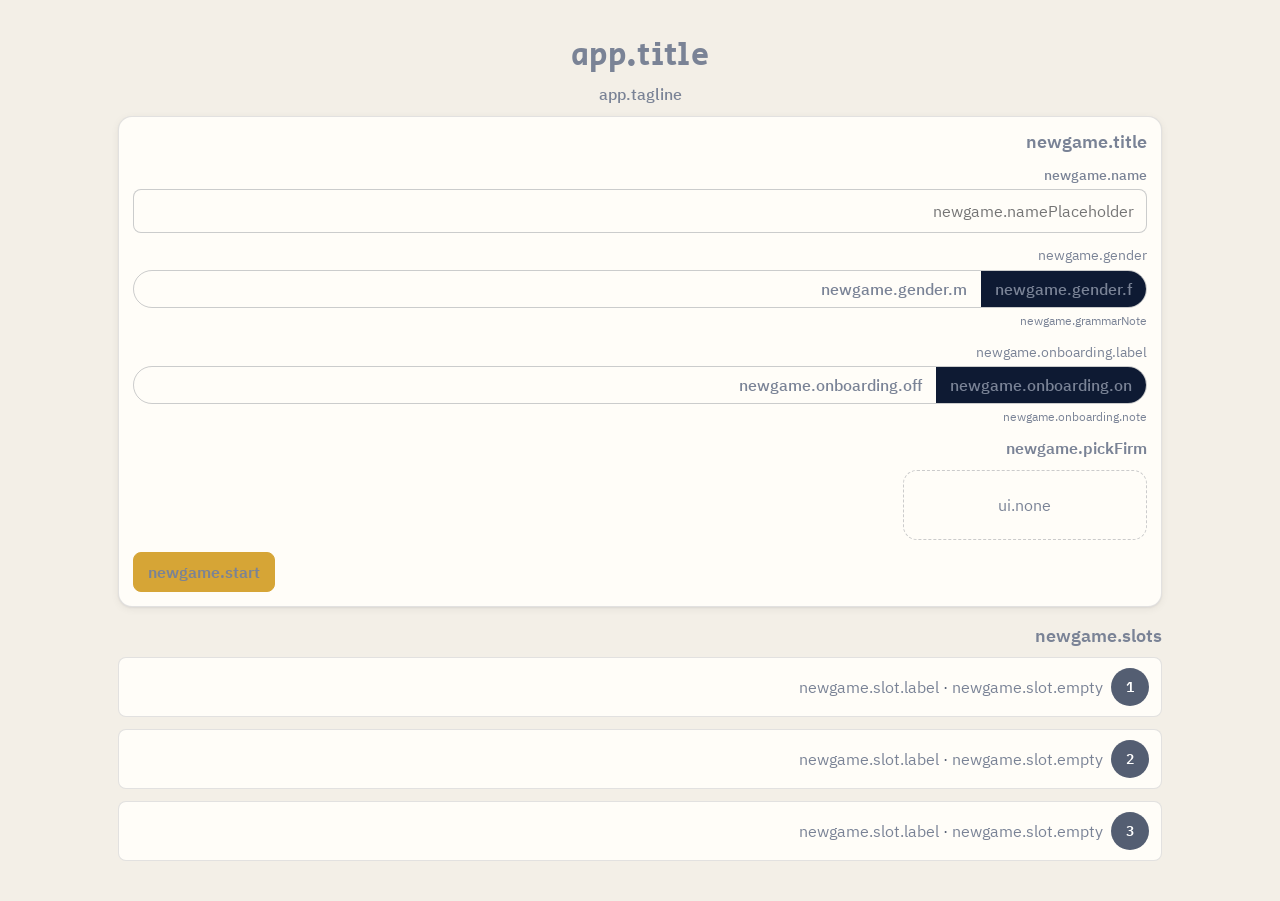
<file: marketing-manager/src/index.template.html>
<!doctype html>
<html lang="he" dir="rtl">
<head>
<meta charset="utf-8">
<meta name="viewport" content="width=device-width, initial-scale=1, viewport-fit=cover">
<meta name="color-scheme" content="light dark">
<meta name="claude:viewport-fit-sides" content="cover">
<title>מרקטינג מנג'ר: הדרך לשותפות</title>
<link rel="preconnect" href="https://fonts.googleapis.com">
<link rel="stylesheet" href="https://fonts.googleapis.com/css2?family=IBM+Plex+Sans+Hebrew:wght@400;500;600&family=Secular+One&display=swap">
<link rel="stylesheet" href="styles.css">
<!-- @content -->
</head>
<body>
<main id="app"></main>
<script src="engine.js"></script>
<script src="ui.js"></script>
</body>
</html>
</file>
<file: marketing-manager/src/styles.css>
/* מרקטינג מנג'ר: הדרך לשותפות — styles
   Tokens first (light on :root), dark under prefers-color-scheme and [data-theme].
   Logical properties only. Display font only on screen titles. */

:root {
  --bg: #f3efe7;
  --bg-2: #e9e3d6;
  --surface: #fffdf8;
  --surface-2: #f5f1e8;
  --line: rgba(20, 28, 48, .12);
  --line-strong: rgba(20, 28, 48, .22);
  --text: #141b2d;
  --muted: #545e72;
  --faint: #7a8396;
  --navy: #0e1a33;
  --navy-2: #172a4f;
  --navy-ink: #ffffff;
  --gold: #d6a536;
  --gold-ink: #7d5a0e;
  --gold-soft: rgba(214, 165, 54, .18);
  --danger: #b42318;
  --danger-soft: rgba(180, 35, 24, .12);
  --ok: #217a4b;
  --ok-soft: rgba(33, 122, 75, .14);
  --muted-soft: rgba(84, 94, 114, .14);
  --navy-soft: rgba(14, 26, 51, .10);
  --focus: #2563eb;
  --overlay: rgba(14, 26, 51, .45);
  --r-sm: 8px;
  --r-md: 14px;
  --r-lg: 22px;
  --shadow-1: 0 1px 2px rgba(15, 20, 35, .06), 0 2px 8px rgba(15, 20, 35, .06);
  --shadow-2: 0 8px 28px rgba(15, 20, 35, .12), 0 2px 6px rgba(15, 20, 35, .06);
  --shadow-3: 0 18px 50px rgba(15, 20, 35, .22);
  --font: "IBM Plex Sans Hebrew", "Segoe UI", "Arial Hebrew", Arial, sans-serif;
  --font-display: "Secular One", "IBM Plex Sans Hebrew", "Arial Hebrew", Arial, sans-serif;
  --t-fast: 140ms;
  --ease: cubic-bezier(.2, .7, .2, 1);
  --tabbar-h: 58px;
  --gutter-s: max(16px, env(safe-area-inset-left, 0px));
  --gutter-e: max(16px, env(safe-area-inset-right, 0px));
  --fs: 16px;
  color-scheme: light;
}

@media (prefers-color-scheme: dark) {
  :root:not([data-theme="light"]) {
    --bg: #0a1120;
    --bg-2: #0e182c;
    --surface: #121d33;
    --surface-2: #172442;
    --line: rgba(183, 195, 224, .18);
    --line-strong: rgba(183, 195, 224, .36);
    --text: #eef2f9;
    --muted: #b7c3e0;
    --faint: #8390a8;
    --navy: #1d3a80;
    --navy-2: #2a4a95;
    --navy-ink: #ffffff;
    --gold: #e4b84e;
    --gold-ink: #f6e19a;
    --gold-soft: rgba(228, 184, 78, .2);
    --danger: #ff8f87;
    --danger-soft: rgba(255, 143, 135, .16);
    --ok: #6fd39c;
    --ok-soft: rgba(111, 211, 156, .16);
    --muted-soft: rgba(183, 195, 224, .14);
    --navy-soft: rgba(122, 167, 255, .16);
    --focus: #8fb3ff;
    --overlay: rgba(2, 6, 16, .6);
    --shadow-1: 0 1px 2px rgba(0, 0, 0, .3);
    --shadow-2: 0 10px 26px rgba(0, 0, 0, .42);
    --shadow-3: 0 18px 48px rgba(0, 0, 0, .55);
    color-scheme: dark;
  }
}
:root[data-theme="dark"] {
  --bg: #0a1120;
  --bg-2: #0e182c;
  --surface: #121d33;
  --surface-2: #172442;
  --line: rgba(183, 195, 224, .18);
  --line-strong: rgba(183, 195, 224, .36);
  --text: #eef2f9;
  --muted: #b7c3e0;
  --faint: #8390a8;
  --navy: #1d3a80;
  --navy-2: #2a4a95;
  --navy-ink: #ffffff;
  --gold: #e4b84e;
  --gold-ink: #f6e19a;
  --gold-soft: rgba(228, 184, 78, .2);
  --danger: #ff8f87;
  --danger-soft: rgba(255, 143, 135, .16);
  --ok: #6fd39c;
  --ok-soft: rgba(111, 211, 156, .16);
  --muted-soft: rgba(183, 195, 224, .14);
  --navy-soft: rgba(122, 167, 255, .16);
  --focus: #8fb3ff;
  --overlay: rgba(2, 6, 16, .6);
  --shadow-1: 0 1px 2px rgba(0, 0, 0, .3);
  --shadow-2: 0 10px 26px rgba(0, 0, 0, .42);
  --shadow-3: 0 18px 48px rgba(0, 0, 0, .55);
  color-scheme: dark;
}

:root[data-size="sm"] { --fs: 14.5px; }
:root[data-size="lg"] { --fs: 18px; }

/* ---------- base ---------- */
*, *::before, *::after { box-sizing: border-box; }
html { font-size: var(--fs); -webkit-text-size-adjust: 100%; }
body {
  margin: 0;
  background: var(--bg);
  color: var(--text);
  font-family: var(--font);
  line-height: 1.5;
  min-height: 100vh;
  min-height: 100dvh;
  overflow-x: hidden;
  overflow-wrap: anywhere;
}
h1, h2, h3, h4 { margin: 0; font-weight: 600; line-height: 1.25; }
h1.title, .screen-title { font-family: var(--font-display); font-weight: 400; font-size: 1.6rem; letter-spacing: .01em; }
h2 { font-size: 1.1rem; }
h3 { font-size: 1rem; }
p { margin: 0 0 .6em; }
p:last-child { margin-block-end: 0; }
a { color: var(--navy); }
button, input, select, textarea { font: inherit; color: inherit; }
input, textarea, select { unicode-bidi: plaintext; }
bdi { unicode-bidi: isolate; }
.num, .chip-num, .gauge-n, .week-chip, .stamp, td.n, .tab-num { font-variant-numeric: tabular-nums; }
img, svg { max-inline-size: 100%; }
textarea { max-inline-size: 100%; }
[hidden] { display: none !important; }
.sr-only { position: absolute; inline-size: 1px; block-size: 1px; overflow: hidden; clip: rect(0 0 0 0); white-space: nowrap; }

:focus-visible { outline: 3px solid var(--focus); outline-offset: 2px; border-radius: var(--r-sm); }
button:focus:not(:focus-visible) { outline: none; }

@media (prefers-reduced-motion: reduce) {
  *, *::before, *::after { transition: none !important; animation: none !important; scroll-behavior: auto !important; }
}

/* ---------- shell / layout ---------- */
.shell {
  display: grid;
  grid-template-columns: 1fr;
  min-height: 100vh;
  min-height: 100dvh;
}
.sidenav { display: none; }
.content {
  min-inline-size: 0;
  padding-inline-start: var(--gutter-s);
  padding-inline-end: var(--gutter-e);
  padding-block: 12px calc(var(--tabbar-h) + 24px + env(safe-area-inset-bottom, 0px));
  max-inline-size: 1100px;
  inline-size: 100%;
  margin-inline: auto;
}
.topbar {
  display: flex; align-items: center; gap: 10px; flex-wrap: wrap;
  padding-block: 6px 10px;
  border-block-end: 1px solid var(--line);
  margin-block-end: 14px;
}
.topbar .grow { flex: 1 1 auto; min-inline-size: 0; }
.brand { font-family: var(--font-display); font-size: 1.05rem; color: var(--navy); line-height: 1.25; text-wrap: balance; }
.week-chip {
  display: inline-flex; align-items: center; gap: 6px;
  background: var(--navy); color: var(--navy-ink);
  border-radius: 999px; padding: 4px 12px; font-size: .85rem; font-weight: 500; white-space: nowrap;
}
.energy-mini { display: inline-flex; align-items: center; gap: 6px; font-size: .8rem; color: var(--muted); min-inline-size: 0; }
.energy-mini .bar { inline-size: 64px; }

.tabbar {
  position: fixed; inset-inline: 0; inset-block-end: 0; z-index: 40;
  display: grid; grid-template-columns: repeat(5, 1fr);
  background: var(--surface); border-block-start: 1px solid var(--line);
  padding-block-end: env(safe-area-inset-bottom, 0px);
  box-shadow: 0 -2px 12px rgba(0, 0, 0, .06);
}
.tabbar button {
  appearance: none; background: none; border: 0; padding: 8px 2px 6px;
  color: var(--muted); font-size: .72rem; font-weight: 500; display: flex; flex-direction: column; align-items: center; gap: 3px;
  min-block-size: var(--tabbar-h); cursor: pointer; position: relative;
}
.tabbar button .ico { font-size: 1.15rem; line-height: 1; }
.tabbar button[aria-current="page"] { color: var(--navy); }
.tabbar button[aria-current="page"]::after { content: ""; position: absolute; inset-block-start: 0; inset-inline: 22%; block-size: 3px; background: var(--gold); border-radius: 0 0 3px 3px; }
.tabbar .badge, .sidenav .badge {
  position: absolute; inset-block-start: 6px; inset-inline-end: 18%;
  background: var(--danger); color: #fff; font-size: .65rem; border-radius: 999px; padding: 0 5px; min-inline-size: 16px; line-height: 16px; text-align: center;
}

@media (min-width: 900px) {
  .shell { grid-template-columns: 230px minmax(0, 1fr); }
  .sidenav {
    display: flex; flex-direction: column; gap: 2px;
    position: sticky; inset-block-start: 0; block-size: 100vh; block-size: 100dvh; overflow-y: auto;
    background: var(--surface); border-inline-end: 1px solid var(--line);
    padding: 18px 12px; padding-inline-start: var(--gutter-s);
  }
  .sidenav .brand { padding: 4px 10px 14px; font-size: 1.2rem; }
  .sidenav button {
    appearance: none; background: none; border: 0; text-align: start; cursor: pointer;
    padding: 9px 12px; border-radius: var(--r-sm); color: var(--muted); font-weight: 500; position: relative;
    display: flex; align-items: center; gap: 10px;
  }
  .sidenav button:hover { background: var(--surface-2); color: var(--text); }
  .sidenav button[aria-current="page"] { background: var(--navy-soft); color: var(--navy); }
  .sidenav .badge { inset-block-start: 50%; transform: translateY(-50%); inset-inline-end: 10px; }
  .sidenav .sep { border-block-start: 1px solid var(--line); margin-block: 8px; }
  .tabbar { display: none; }
  .content { padding-block-end: 40px; padding-inline-start: 28px; padding-inline-end: max(28px, env(safe-area-inset-right, 0px)); }
}

/* ---------- generic components ---------- */
.card {
  background: var(--surface); border: 1px solid var(--line); border-radius: var(--r-md);
  padding: 14px; box-shadow: var(--shadow-1); min-inline-size: 0;
}
.card + .card, .stack > * + * { margin-block-start: 12px; }
.card-h { display: flex; align-items: center; gap: 8px; flex-wrap: wrap; margin-block-end: 8px; }
.card-h h2, .card-h h3 { flex: 1 1 auto; min-inline-size: 0; }
.grid-2 { display: grid; grid-template-columns: 1fr; gap: 12px; }
@media (min-width: 700px) { .grid-2 { grid-template-columns: 1fr 1fr; } }
.grid-cards { display: grid; grid-template-columns: repeat(auto-fill, minmax(230px, 1fr)); gap: 12px; }
.muted { color: var(--muted); }
.faint { color: var(--faint); }
.small { font-size: .85rem; }
.xs { font-size: .75rem; }
.danger { color: var(--danger); }
.ok { color: var(--ok); }
.gold-ink { color: var(--gold-ink); }
.center { text-align: center; }
.row { display: flex; align-items: center; gap: 8px; flex-wrap: wrap; min-inline-size: 0; }
.row > .grow { flex: 1 1 auto; min-inline-size: 0; }
.between { justify-content: space-between; }
.mt { margin-block-start: 12px; }
.mb { margin-block-end: 12px; }
.section-title { display: flex; align-items: baseline; gap: 10px; margin-block: 18px 10px; }
.section-title h2 { flex: 1 1 auto; }
.empty { color: var(--faint); text-align: center; padding: 22px 10px; border: 1px dashed var(--line-strong); border-radius: var(--r-md); }
.soon { color: var(--faint); font-size: .85rem; font-style: italic; }
.divider { border: 0; border-block-start: 1px solid var(--line); margin-block: 12px; }
.notice { background: var(--gold-soft); border: 1px solid rgba(214, 165, 54, .4); border-radius: var(--r-md); padding: 10px 12px; }
.notice-danger { background: var(--danger-soft); border-color: rgba(180, 35, 24, .3); }
.notice-ok { background: var(--ok-soft); border-color: rgba(33, 122, 75, .3); }
.kv { display: grid; grid-template-columns: auto 1fr; gap: 4px 12px; font-size: .9rem; }
.kv dt { color: var(--muted); }
.kv dd { margin: 0; }

/* buttons */
.btn {
  appearance: none; cursor: pointer; border: 1px solid var(--line-strong); background: var(--surface);
  color: var(--text); border-radius: var(--r-sm); padding: 8px 14px; font-weight: 500; line-height: 1.25;
  display: inline-flex; align-items: center; justify-content: center; gap: 6px; min-block-size: 40px;
  transition: background var(--t-fast) var(--ease), border-color var(--t-fast) var(--ease), transform var(--t-fast) var(--ease);
  max-inline-size: 100%;
}
.btn:hover { background: var(--surface-2); }
.btn:active { transform: translateY(1px); }
.btn:disabled, .btn[aria-disabled="true"] { opacity: .5; cursor: not-allowed; transform: none; }
.btn-primary { background: var(--gold); border-color: var(--gold); color: #1a1405; font-weight: 600; }
.btn-primary:hover { background: #e2b448; }
:root[data-theme="dark"] .btn-primary:hover { background: #f0c85c; }
.btn-navy { background: var(--navy); border-color: var(--navy); color: var(--navy-ink); }
.btn-navy:hover { background: var(--navy-2); }
.btn-ghost { background: transparent; border-color: transparent; color: var(--navy); }
.btn-ghost:hover { background: var(--navy-soft); }
.btn-danger { color: var(--danger); border-color: var(--danger); background: transparent; }
.btn-danger:hover { background: var(--danger-soft); }
.btn-sm { padding: 4px 10px; min-block-size: 32px; font-size: .85rem; }
.btn-block { inline-size: 100%; }
.btn-icon { padding-inline: 8px; }
.btns { display: flex; gap: 8px; flex-wrap: wrap; }
.btns.end { justify-content: flex-end; }

.sticky-end {
  position: sticky; inset-block-end: calc(var(--tabbar-h) + 10px + env(safe-area-inset-bottom, 0px));
  z-index: 20; margin-block-start: 16px; display: flex; justify-content: center;
}
.sticky-end .btn { box-shadow: var(--shadow-2); min-block-size: 48px; padding-inline: 26px; font-size: 1.05rem; }
@media (min-width: 900px) { .sticky-end { inset-block-end: 16px; justify-content: flex-end; } }

/* pills */
.pill {
  display: inline-flex; align-items: center; gap: 4px; padding: 1px 9px; border-radius: 999px;
  font-size: .74rem; font-weight: 500; line-height: 1.6; background: var(--muted-soft); color: var(--muted); white-space: nowrap;
  max-inline-size: 100%;
}
.pill-navy { background: var(--navy-soft); color: var(--navy); }
.pill-gold { background: var(--gold-soft); color: var(--gold-ink); }
.pill-ok { background: var(--ok-soft); color: var(--ok); }
.pill-danger { background: var(--danger-soft); color: var(--danger); }
.pill-outline { background: transparent; border: 1px solid var(--line-strong); }
.pill-solid { background: var(--navy); color: var(--navy-ink); }
.pills { display: flex; gap: 6px; flex-wrap: wrap; }
.pill.sel { outline: 2px solid var(--gold); }

/* bars and gauges */
.bar { position: relative; block-size: 8px; background: var(--muted-soft); border-radius: 999px; overflow: hidden; inline-size: 100%; min-inline-size: 40px; }
.bar > i { position: absolute; inset-block: 0; inset-inline-start: 0; inline-size: 0; background: var(--navy); border-radius: 999px; transition: inline-size var(--t-fast) var(--ease); }
.bar.thin { block-size: 5px; }
.bar.gold > i { background: var(--gold); }
.bar.ok > i { background: var(--ok); }
.bar.danger > i { background: var(--danger); }
.bar.muted > i { background: var(--muted); }
.bar .mark { position: absolute; inset-block: -2px; inline-size: 2px; background: var(--gold-ink); opacity: .7; }
.gauge { display: flex; flex-direction: column; gap: 4px; min-inline-size: 0; }
.gauge .lbl { display: flex; justify-content: space-between; gap: 6px; font-size: .8rem; color: var(--muted); }
.gauge-n { font-weight: 600; color: var(--text); }
.gauges { display: grid; grid-template-columns: 1fr 1fr; gap: 12px 18px; }

/* attribute rows (FM style) */
.attr-group { margin-block-end: 14px; }
.attr-group.locked { opacity: .55; }
.attr-row { display: grid; grid-template-columns: minmax(0, 1.3fr) minmax(60px, 2fr) 44px 18px; align-items: center; gap: 10px; padding: 6px 0; border-block-end: 1px solid var(--line); font-size: .92rem; }
.attr-row:last-child { border-block-end: 0; }
.attr-row .name { min-inline-size: 0; display: flex; align-items: center; gap: 6px; flex-wrap: wrap; }
.attr-row .bar { block-size: 7px; }
.chip-num { display: inline-block; min-inline-size: 40px; text-align: center; font-weight: 600; font-size: .82rem; padding: 2px 6px; border-radius: 6px; }
.b1 { background: var(--danger-soft); color: var(--danger); }
.b2 { background: var(--muted-soft); color: var(--muted); }
.b3 { background: var(--ok-soft); color: var(--ok); }
.b4 { background: var(--gold-soft); color: var(--gold-ink); }
.bar.b1 > i { background: var(--danger); }
.bar.b2 > i { background: var(--muted); }
.bar.b3 > i { background: var(--ok); }
.bar.b4 > i { background: var(--gold); }
.arrow { font-size: .75rem; text-align: center; }
.arrow.up { color: var(--ok); }
.arrow.down { color: var(--danger); }
.arrow.flat { color: var(--faint); }
@media (max-width: 480px) { .attr-row { grid-template-columns: minmax(0, 1fr) minmax(50px, 1fr) 44px 16px; gap: 6px; } }

/* avatars & inbox */
.avatar { flex: none; inline-size: 38px; block-size: 38px; border-radius: 50%; background: var(--navy); color: var(--navy-ink); display: inline-flex; align-items: center; justify-content: center; font-weight: 600; font-size: .85rem; }
.avatar.sm { inline-size: 30px; block-size: 30px; font-size: .75rem; }
.avatar.gold { background: var(--gold); color: #1a1405; }
.avatar.muted { background: var(--muted); }
.inbox-list { display: flex; flex-direction: column; border: 1px solid var(--line); border-radius: var(--r-md); background: var(--surface); overflow: hidden; }
.inbox-row { display: grid; grid-template-columns: auto minmax(0, 1fr) auto; gap: 10px; align-items: center; padding: 10px 12px; border-block-end: 1px solid var(--line); cursor: pointer; text-align: start; background: none; border-inline: 0; border-block-start: 0; inline-size: 100%; color: inherit; position: relative; }
.inbox-row:last-child { border-block-end: 0; }
.inbox-row:hover { background: var(--surface-2); }
.inbox-row .subj { font-weight: 500; min-inline-size: 0; }
.inbox-row.unread .subj { font-weight: 600; }
.inbox-row .meta { display: flex; gap: 6px; align-items: center; flex-wrap: wrap; font-size: .78rem; color: var(--muted); margin-block-start: 2px; }
.inbox-row .dot { inline-size: 9px; block-size: 9px; border-radius: 50%; background: var(--gold); flex: none; }
.inbox-row .dot.off { background: transparent; }
.inbox-row .wk { font-size: .78rem; color: var(--faint); white-space: nowrap; }
.inbox-row.done { opacity: .6; }

/* budget */
.budget { display: flex; flex-direction: column; gap: 8px; }
.budget-chips { display: flex; gap: 6px; flex-wrap: wrap; }
.chip { appearance: none; cursor: pointer; border: 1px solid var(--line-strong); background: var(--surface); border-radius: 999px; padding: 5px 11px; font-size: .84rem; display: inline-flex; align-items: center; gap: 6px; color: var(--text); min-block-size: 34px; max-inline-size: 100%; }
.chip:hover { background: var(--surface-2); }
.chip:disabled { opacity: .45; cursor: not-allowed; }
.chip .cost { color: var(--faint); font-size: .72rem; }
.chip.sel { background: var(--navy); color: var(--navy-ink); border-color: var(--navy); }
.plan-list { display: flex; flex-direction: column; gap: 6px; }
.plan-item { display: flex; align-items: center; gap: 8px; padding: 6px 10px; background: var(--surface-2); border-radius: var(--r-sm); font-size: .88rem; }
.plan-item .grow { flex: 1 1 auto; min-inline-size: 0; }
.seg { display: inline-flex; border: 1px solid var(--line-strong); border-radius: 999px; overflow: hidden; max-inline-size: 100%; }
.seg button { appearance: none; border: 0; background: none; padding: 6px 14px; cursor: pointer; color: var(--muted); font-weight: 500; min-block-size: 36px; }
.seg button[aria-pressed="true"] { background: var(--navy); color: var(--navy-ink); }
.seg.gold button[aria-pressed="true"] { background: var(--gold); color: #1a1405; }

/* engagement cards */
.eng-card { background: var(--surface); border: 1px solid var(--line); border-radius: var(--r-md); padding: 12px; box-shadow: var(--shadow-1); }
.eng-card .card-h { margin-block-end: 6px; }
.eng-card .dl { font-size: .8rem; color: var(--muted); }
.eng-card .dl.over { color: var(--danger); font-weight: 600; }
.phase-track { display: grid; grid-template-columns: repeat(6, 1fr); gap: 3px; margin-block: 8px; }
.phase-track span { block-size: 6px; border-radius: 3px; background: var(--muted-soft); position: relative; }
.phase-track span.done { background: var(--ok); }
.phase-track span.cur { background: var(--gold); }
.phase-labels { display: grid; grid-template-columns: repeat(6, 1fr); gap: 3px; font-size: .62rem; color: var(--faint); text-align: center; }
.phase-labels span.cur { color: var(--gold-ink); font-weight: 600; }
.finding { display: flex; gap: 8px; align-items: flex-start; padding: 6px 0; border-block-start: 1px solid var(--line); font-size: .9rem; }
.contact-row { display: flex; align-items: center; gap: 8px; padding: 6px 0; font-size: .9rem; }
.contact-row .bar { inline-size: 90px; flex: none; }
details.acc > summary { cursor: pointer; list-style: none; display: flex; align-items: center; gap: 8px; }
details.acc > summary::-webkit-details-marker { display: none; }
details.acc > summary::after { content: "▾"; color: var(--faint); margin-inline-start: auto; transition: transform var(--t-fast) var(--ease); }
details.acc[open] > summary::after { transform: rotate(180deg); }

/* tables → cards */
.table { inline-size: 100%; border-collapse: collapse; font-size: .9rem; background: var(--surface); border: 1px solid var(--line); border-radius: var(--r-md); overflow: hidden; }
.table th, .table td { text-align: start; padding: 8px 10px; border-block-end: 1px solid var(--line); vertical-align: top; }
.table th { font-weight: 600; color: var(--muted); font-size: .8rem; background: var(--surface-2); }
.table tr:last-child td { border-block-end: 0; }
@media (max-width: 480px) {
  .table, .table tbody, .table tr, .table td { display: block; inline-size: 100%; }
  .table thead { display: none; }
  .table tr { padding: 8px 10px; border-block-end: 1px solid var(--line); }
  .table td { border: 0; padding: 2px 0; display: flex; gap: 8px; }
  .table td::before { content: attr(data-l); color: var(--muted); font-size: .8rem; min-inline-size: 90px; flex: none; }
}

/* sheets (bottom sheet on phone, dialog on desktop) */
.sheet-root { position: fixed; inset: 0; z-index: 60; display: flex; align-items: flex-end; justify-content: center; }
.sheet-root[hidden] { display: none; }
.sheet-backdrop { position: absolute; inset: 0; background: var(--overlay); animation: fade var(--t-fast) var(--ease); }
.sheet {
  position: relative; background: var(--surface); color: var(--text);
  border-radius: var(--r-lg) var(--r-lg) 0 0; box-shadow: var(--shadow-3);
  inline-size: 100%; max-block-size: 92vh; max-block-size: 92dvh;
  display: flex; flex-direction: column; animation: rise var(--t-fast) var(--ease);
  padding-inline-start: env(safe-area-inset-left, 0px); padding-inline-end: env(safe-area-inset-right, 0px);
}
.sheet-h { display: flex; align-items: center; gap: 8px; padding: 12px 16px 8px; border-block-end: 1px solid var(--line); flex: none; }
.sheet-h h2 { flex: 1 1 auto; min-inline-size: 0; font-size: 1.05rem; }
.sheet-h .close { appearance: none; border: 0; background: var(--surface-2); border-radius: 50%; inline-size: 34px; block-size: 34px; cursor: pointer; font-size: 1.1rem; color: var(--muted); flex: none; }
.sheet-body { overflow-y: auto; overscroll-behavior: contain; padding: 14px 16px; flex: 1 1 auto; min-block-size: 0; -webkit-overflow-scrolling: touch; }
.sheet-f { flex: none; padding: 10px 16px calc(10px + env(safe-area-inset-bottom, 0px)); border-block-start: 1px solid var(--line); background: var(--surface); display: flex; gap: 8px; flex-wrap: wrap; justify-content: flex-end; }
.sheet-f .grow { flex: 1 1 auto; }
@media (min-width: 700px) {
  .sheet-root { align-items: center; padding: 20px; }
  .sheet { border-radius: var(--r-lg); max-inline-size: 760px; max-block-size: 88vh; }
}
@keyframes rise { from { transform: translateY(24px); opacity: .6; } to { transform: none; opacity: 1; } }
@keyframes fade { from { opacity: 0; } to { opacity: 1; } }

/* stepper */
.stepper { display: flex; gap: 4px; overflow-x: auto; padding: 8px 16px; border-block-end: 1px solid var(--line); scrollbar-width: none; flex: none; }
.stepper::-webkit-scrollbar { display: none; }
.step { flex: none; display: inline-flex; align-items: center; gap: 5px; font-size: .74rem; color: var(--faint); padding: 3px 9px; border-radius: 999px; white-space: nowrap; }
.step i { inline-size: 16px; block-size: 16px; border-radius: 50%; border: 1.5px solid currentColor; display: inline-flex; align-items: center; justify-content: center; font-style: normal; font-size: .62rem; }
.step.done { color: var(--ok); }
.step.done i { background: var(--ok); border-color: var(--ok); color: #fff; }
.step.cur { color: var(--navy); background: var(--navy-soft); font-weight: 600; }
.step.cur i { border-color: var(--gold); background: var(--gold); color: #1a1405; }

/* decision room content */
.body-text { font-size: 1rem; line-height: 1.6; }
.attach { margin-block-start: 8px; border: 1px solid var(--line); border-radius: var(--r-sm); background: var(--surface-2); }
.attach > summary { padding: 8px 10px; cursor: pointer; font-weight: 500; font-size: .9rem; }
.attach > div { padding: 0 10px 10px; font-size: .9rem; white-space: pre-wrap; }
.hint { border-inline-start: 3px solid var(--gold); padding: 8px 10px; background: var(--gold-soft); border-radius: 0 var(--r-sm) var(--r-sm) 0; margin-block-start: 10px; font-size: .92rem; }
.baserate { margin-block-start: 10px; padding: 10px 12px; border: 1px dashed var(--line-strong); border-radius: var(--r-sm); font-size: .9rem; }
.baserate .src { color: var(--faint); font-size: .75rem; margin-block-start: 4px; }
.option-list { display: flex; flex-direction: column; gap: 8px; }
.option {
  appearance: none; text-align: start; inline-size: 100%; cursor: pointer;
  background: var(--surface); border: 1px solid var(--line-strong); border-radius: var(--r-md); padding: 10px 12px; color: var(--text);
  display: flex; gap: 10px; align-items: flex-start; transition: border-color var(--t-fast) var(--ease), background var(--t-fast) var(--ease);
}
.option:hover { border-color: var(--navy); background: var(--surface-2); }
.option.sel { border-color: var(--gold); background: var(--gold-soft); }
.option.gated { opacity: .55; cursor: not-allowed; border-style: dashed; }
.option .ltr { flex: none; inline-size: 26px; block-size: 26px; border-radius: 50%; background: var(--navy-soft); color: var(--navy); display: inline-flex; align-items: center; justify-content: center; font-weight: 600; font-size: .8rem; }
.option .txt { flex: 1 1 auto; min-inline-size: 0; }
.option .gate { display: block; color: var(--danger); font-size: .78rem; margin-block-start: 3px; }
.option .cost { flex: none; color: var(--faint); font-size: .8rem; white-space: nowrap; }
.option .reveal { display: block; margin-block-start: 6px; padding: 6px 8px; background: var(--surface-2); border-radius: var(--r-sm); font-size: .88rem; }
.option.bought { border-color: var(--ok); cursor: default; }
.luck { padding: 10px 12px; border-radius: var(--r-sm); background: var(--navy-soft); color: var(--navy); font-weight: 500; }
.result-text { padding: 10px 12px; border-radius: var(--r-sm); margin-block-start: 8px; }
.result-text.good { background: var(--ok-soft); }
.result-text.bad { background: var(--danger-soft); }
.friday { display: flex; gap: 10px; align-items: center; font-weight: 600; margin-block: 12px; font-size: 1.05rem; }
.feedback { display: grid; gap: 8px; margin-block-start: 8px; }
.fb { padding: 10px 12px; border-radius: var(--r-sm); border: 1px solid var(--line); background: var(--surface-2); font-size: .92rem; }
.fb b { display: block; font-size: .78rem; color: var(--muted); margin-block-end: 2px; font-weight: 600; }
.fb.rule { background: var(--navy); color: var(--navy-ink); border-color: var(--navy); font-weight: 600; }
.fb.rule b { color: rgba(255, 255, 255, .7); }
.memo-field { margin-block-end: 12px; }
.memo-field > label, .memo-field > .lbl { display: block; font-size: .82rem; color: var(--muted); margin-block-end: 4px; font-weight: 500; }
.memo-field .auto { padding: 8px 10px; background: var(--surface-2); border-radius: var(--r-sm); }
.radio-list { display: flex; flex-direction: column; gap: 6px; }
.radio-list label { display: flex; gap: 8px; align-items: flex-start; padding: 8px 10px; border: 1px solid var(--line); border-radius: var(--r-sm); cursor: pointer; }
.radio-list label:has(input:checked) { border-color: var(--gold); background: var(--gold-soft); }
.radio-list input { margin-block-start: 4px; flex: none; }
.rubric { display: grid; grid-template-columns: 1fr auto; gap: 3px 10px; font-size: .85rem; }
.rubric .n { text-align: end; }

/* forms */
.field { display: flex; flex-direction: column; gap: 4px; margin-block-end: 12px; }
.field label { font-size: .85rem; color: var(--muted); font-weight: 500; }
input[type="text"], input[type="number"], select, textarea {
  inline-size: 100%; padding: 9px 12px; border: 1px solid var(--line-strong); border-radius: var(--r-sm); background: var(--surface); color: var(--text); min-block-size: 42px;
}
textarea { min-block-size: 120px; resize: vertical; font-family: var(--font); font-size: .9rem; }
textarea.mono { font-family: ui-monospace, Menlo, Consolas, monospace; direction: ltr; text-align: start; font-size: .8rem; }

/* match */
.match-h { display: flex; flex-direction: column; gap: 8px; }
.prep-n { font-family: var(--font-display); font-size: 2.2rem; line-height: 1; color: var(--navy); }
.prep-n small { font-family: var(--font); font-size: .8rem; color: var(--muted); display: block; }
.toggles { display: grid; gap: 8px; }
.toggle-row { display: flex; align-items: center; gap: 8px; flex-wrap: wrap; }
.toggle-row .lbl { flex: 1 1 100px; font-size: .85rem; color: var(--muted); }
.fit-dots { display: inline-flex; gap: 3px; }
.fit-dots i { inline-size: 8px; block-size: 8px; border-radius: 50%; background: var(--muted-soft); }
.fit-dots i.on { background: var(--gold); }
.ticker { display: flex; flex-direction: column; gap: 6px; }
.ticker-line { padding: 10px 12px; border-inline-start: 3px solid var(--navy); background: var(--surface-2); border-radius: 0 var(--r-sm) var(--r-sm) 0; animation: fade var(--t-fast) var(--ease); }
.ticker-line.hostile { border-color: var(--danger); }
.ticker-line.friendly { border-color: var(--ok); }
.stamp { position: absolute; inset-block-start: 10px; inset-inline-end: 12px; font-size: .72rem; color: var(--faint); }
.moment { position: relative; padding-block-start: 6px; }
.moment-res { margin-block-start: 10px; }
.ratings { display: flex; flex-direction: column; gap: 6px; }
.rating-row { display: flex; align-items: center; gap: 8px; padding: 6px 0; border-block-end: 1px solid var(--line); }
.rating-row:last-child { border-block-end: 0; }
.rating-n { font-family: var(--font-display); font-size: 1.3rem; min-inline-size: 36px; text-align: center; border-radius: var(--r-sm); padding: 2px 6px; }
.headline { font-family: var(--font-display); font-size: 1.15rem; color: var(--navy); }

/* journal */
.j-list { display: flex; flex-direction: column; gap: 8px; }
.j-row { appearance: none; text-align: start; inline-size: 100%; cursor: pointer; background: var(--surface); border: 1px solid var(--line); border-radius: var(--r-md); padding: 10px 12px; color: var(--text); display: grid; grid-template-columns: minmax(0, 1fr) 110px; gap: 10px; align-items: center; }
.j-row:hover { border-color: var(--navy); }
.j-row .t { font-weight: 500; min-inline-size: 0; }
.j-row .m { font-size: .78rem; color: var(--muted); display: flex; gap: 6px; flex-wrap: wrap; margin-block-start: 2px; }
.j-bars { display: flex; flex-direction: column; gap: 4px; }
.j-bars .bar { block-size: 7px; }
.j-bars .lab { display: flex; justify-content: space-between; font-size: .72rem; color: var(--muted); }
.j-bars .lab b { color: var(--text); }
.filters { display: flex; gap: 8px; flex-wrap: wrap; margin-block-end: 10px; }
.filters select { inline-size: auto; flex: 1 1 140px; min-block-size: 38px; padding-block: 6px; }
.pattern { padding: 8px 10px; border-inline-start: 3px solid var(--gold); background: var(--surface-2); border-radius: 0 var(--r-sm) var(--r-sm) 0; font-size: .9rem; }
.pattern + .pattern { margin-block-start: 6px; }
.deltas { display: flex; gap: 6px; flex-wrap: wrap; }
.delta { font-size: .8rem; padding: 2px 8px; border-radius: 999px; background: var(--muted-soft); }
.delta.pos { background: var(--ok-soft); color: var(--ok); }
.delta.neg { background: var(--danger-soft); color: var(--danger); }
.mentor-note { border-inline-start: 3px solid var(--navy); padding: 8px 12px; background: var(--navy-soft); border-radius: 0 var(--r-sm) var(--r-sm) 0; font-style: italic; }

/* calendar strip */
.cal-wrap { overflow-x: auto; overflow-y: hidden; padding-block-end: 8px; -webkit-overflow-scrolling: touch; inline-size: 100%; max-inline-size: 100%; }
.cal { display: grid; grid-auto-flow: column; grid-auto-columns: 34px; gap: 3px; min-inline-size: max-content; }
.cal .wk { block-size: 64px; border-radius: 6px; background: var(--surface); border: 1px solid var(--line); display: flex; flex-direction: column; align-items: center; justify-content: space-between; padding: 4px 2px; font-size: .68rem; color: var(--muted); position: relative; }
.cal .wk.cur { border-color: var(--gold); background: var(--gold-soft); color: var(--gold-ink); font-weight: 600; }
.cal .wk.holiday { background: var(--navy-soft); }
.cal .wk.light { background: var(--surface-2); }
.cal .wk .marks { display: flex; gap: 2px; flex-wrap: wrap; justify-content: center; }
.cal .wk .mk { inline-size: 7px; block-size: 7px; border-radius: 50%; }
.cal .wk .mk.q { background: var(--navy); }
.cal .wk .mk.d { background: var(--danger); }
.cal .wk .mk.m { background: var(--gold); }
.cal .wk .mk.w { background: var(--ok); }
.cal .wk .mk.r { background: var(--muted); }
.cal-months { display: grid; grid-auto-flow: column; grid-auto-columns: calc(34px * 4 + 9px); gap: 3px; min-inline-size: max-content; margin-block-end: 4px; font-size: .74rem; color: var(--muted); }
.cal-months span { text-align: center; }
.legend { display: flex; gap: 10px; flex-wrap: wrap; font-size: .78rem; color: var(--muted); margin-block-start: 6px; }
.legend .mk { display: inline-block; inline-size: 8px; block-size: 8px; border-radius: 50%; margin-inline-end: 4px; }

/* firm */
.spark { display: flex; align-items: flex-end; gap: 2px; block-size: 48px; }
.spark i { flex: 1 1 0; background: var(--navy); border-radius: 2px 2px 0 0; min-inline-size: 3px; opacity: .8; }
.spark i:last-child { background: var(--gold); opacity: 1; }
.objective { display: flex; flex-direction: column; gap: 4px; padding: 6px 0; border-block-end: 1px solid var(--line); }
.objective:last-child { border-block-end: 0; }
.feed-item { padding: 8px 0; border-block-end: 1px solid var(--line); font-size: .92rem; }
.feed-item:last-child { border-block-end: 0; }

/* opening */
.open-hero { text-align: center; padding-block: 24px 10px; }
.open-hero .title { font-size: 2rem; color: var(--navy); }
.open-hero .tag { color: var(--gold-ink); font-weight: 500; margin-block-start: 6px; }
.firm-card { position: relative; cursor: pointer; border: 2px solid var(--line); border-radius: var(--r-md); padding: 12px; background: var(--surface); text-align: start; color: inherit; inline-size: 100%; appearance: none; }
.firm-card:hover { border-color: var(--navy); }
.firm-card.sel { border-color: var(--gold); background: var(--gold-soft); }
.firm-card .rec { position: absolute; inset-block-start: -10px; inset-inline-end: 12px; }
.firm-card h3 { margin-block-end: 4px; }
.firm-card .phil { font-size: .85rem; color: var(--muted); }
.slot { display: flex; align-items: center; gap: 8px; padding: 10px 12px; border: 1px solid var(--line); border-radius: var(--r-sm); background: var(--surface); }
.slot .grow { flex: 1 1 auto; min-inline-size: 0; }

/* people */
.person { display: flex; gap: 10px; align-items: flex-start; }
.person .temper { font-size: .7rem; color: var(--faint); }
.memory-line { font-size: .82rem; color: var(--muted); padding-inline-start: 8px; border-inline-start: 2px solid var(--gold); margin-block-start: 4px; }

/* builders */
.slot-pick { border: 1px solid var(--line); border-radius: var(--r-md); padding: 10px 12px; margin-block-end: 10px; background: var(--surface); }
.slot-pick h4 { font-size: .9rem; color: var(--muted); margin-block-end: 6px; }
.order-list { display: flex; flex-direction: column; gap: 6px; }
.order-item { display: flex; align-items: center; gap: 8px; padding: 8px 10px; border: 1px solid var(--line); border-radius: var(--r-sm); background: var(--surface); }
.order-item .grow { flex: 1 1 auto; min-inline-size: 0; }
.rate-grid { display: grid; grid-template-columns: minmax(0, 1fr) auto; gap: 8px; align-items: center; }
.score-big { font-family: var(--font-display); font-size: 2.4rem; color: var(--navy); line-height: 1; }
.drill-q { font-weight: 500; margin-block-end: 8px; }

/* toasts */
.toasts { position: fixed; inset-inline: 0; inset-block-end: calc(var(--tabbar-h) + 14px + env(safe-area-inset-bottom, 0px)); z-index: 80; display: flex; flex-direction: column; align-items: center; gap: 6px; pointer-events: none; padding-inline: 16px; }
.toast { background: var(--navy); color: var(--navy-ink); padding: 8px 14px; border-radius: 999px; font-size: .88rem; box-shadow: var(--shadow-2); animation: rise var(--t-fast) var(--ease); max-inline-size: 100%; }
@media (min-width: 900px) { .toasts { inset-block-end: 20px; } }
/* while a sheet is open, toasts move to the top so they never cover the options */
body:has(.sheet-root:not([hidden])) .toasts { inset-block-end: auto; inset-block-start: calc(10px + env(safe-area-inset-top, 0px)); }

/* season / awards */
.award { display: flex; gap: 10px; align-items: center; padding: 10px 12px; border: 1px solid var(--gold); border-radius: var(--r-md); background: var(--gold-soft); }
.award .ico { font-size: 1.4rem; }
.award.wolf { border-color: var(--danger); background: var(--danger-soft); }
.decision-top { border-inline-start: 3px solid var(--navy); padding: 8px 12px; background: var(--surface-2); border-radius: 0 var(--r-sm) var(--r-sm) 0; }
.branch { margin-block-start: 6px; padding: 6px 10px; border: 1px dashed var(--line-strong); border-radius: var(--r-sm); font-size: .88rem; }
.verdict { font-size: 1.1rem; font-weight: 600; }

/* misc */
.more-grid { display: grid; grid-template-columns: 1fr 1fr; gap: 10px; }
.more-grid .btn { min-block-size: 64px; flex-direction: column; gap: 2px; }
.more-grid .btn .ico { font-size: 1.3rem; }
.list-reset { list-style: none; margin: 0; padding: 0; }
.tag-list { display: flex; gap: 4px; flex-wrap: wrap; }
.lesson { padding: 8px 0; border-block-end: 1px solid var(--line); }
.lesson:last-child { border-block-end: 0; }
.lesson.locked { opacity: .5; }
.confirm-box { text-align: center; padding-block: 8px; }
.kbd { font-size: .78rem; color: var(--faint); }

/* ── stage 1: lower cognitive load, guidance ── */
.next-card { background: var(--surface); border: 1px solid var(--line); border-inline-start: 4px solid var(--gold); border-radius: var(--r-md); padding: 14px 16px; display: grid; gap: 6px; box-shadow: var(--shadow-1); }
.next-card h2 { font-size: 1.15rem; line-height: 1.35; text-wrap: balance; }
.next-card .btns { margin-block-start: 4px; }
.eyebrow { font-size: .78rem; font-weight: 600; letter-spacing: .02em; color: var(--gold-ink); }
.presets { display: grid; grid-template-columns: repeat(auto-fit, minmax(150px, 1fr)); gap: 8px; margin-block-start: 8px; }
.preset { display: grid; gap: 2px; text-align: start; padding: 10px 12px; border: 1px solid var(--line); border-radius: var(--r-sm); background: var(--surface-2); color: var(--text); font: inherit; cursor: pointer; }
.preset:hover:not([disabled]) { border-color: var(--gold); }
.preset[disabled] { opacity: .5; cursor: not-allowed; }
.card.locked { background: var(--surface-2); border-style: dashed; }
details.manual > summary { cursor: pointer; font-size: .88rem; color: var(--muted); }
.coach { display: flex; gap: 12px; align-items: flex-start; background: var(--surface); border: 1px solid var(--line); border-inline-start: 4px solid var(--navy); border-radius: var(--r-md); padding: 12px 14px; margin-block-end: 12px; font-size: .92rem; }
.coach b { display: block; margin-block-end: 2px; }
.guide { background: var(--surface-2); border-radius: var(--r-sm); padding: 8px 12px; margin-block-end: 12px; font-size: .9rem; display: grid; gap: 4px; }
.guide-lbl { font-weight: 600; }
.guide-trap { color: var(--muted); font-size: .85rem; }
.term { border-block-end: 1px dashed currentColor; cursor: help; text-decoration: none; }
.term:hover, .term:focus-visible { color: var(--gold-ink); outline: none; }
.body-text bdi.n, .reveal bdi.n, .fb bdi.n, .next-card bdi.n { font-weight: 600; }
.fb-rule { border: 1px solid var(--line); border-inline-start: 4px solid var(--gold); background: var(--surface); border-radius: var(--r-sm); padding: 12px 14px; font-size: 1.05rem; font-weight: 600; line-height: 1.45; }
.fb-rule .lbl { display: block; font-size: .78rem; font-weight: 600; color: var(--gold-ink); margin-block-end: 2px; }
details.fb-more > summary { cursor: pointer; font-size: .88rem; color: var(--muted); padding-block: 4px; }
details.fb-more[open] { display: grid; gap: 8px; }
.stats { display: grid; gap: 4px; margin-block: 8px 6px; }
.stat { display: grid; grid-template-columns: 5.5em 1fr; align-items: center; gap: 8px; }
.firm-card .pills { display: flex; flex-wrap: wrap; gap: 4px; margin-block-end: 6px; }
.firm-detail { margin-block-start: 12px; padding: 10px 12px; border-radius: var(--r-sm); background: var(--surface-2); }
.me-tabs { margin-block-end: 12px; }
.dash { padding-block-end: 8px; }
.sticky-end { justify-content: flex-end; pointer-events: none; }
.sticky-end .btn { pointer-events: auto; min-block-size: 44px; padding-inline: 20px; font-size: 1rem; }
.coach { flex-wrap: wrap; }
.coach .grow { flex: 1 1 14em; min-inline-size: 0; }
.coach .btn { flex: none; white-space: nowrap; align-self: flex-start; }

/* ── onboarding ── */
.concept-map { display: grid; grid-template-columns: repeat(auto-fill, minmax(170px, 1fr)); gap: 8px; }
.concept { display: grid; gap: 4px; align-content: start; text-align: start; padding: 10px 12px; border: 1px solid var(--line); border-radius: var(--r-sm); background: var(--surface); color: var(--text); font: inherit; cursor: pointer; }
.concept.done { border-color: rgba(33, 122, 75, .35); }
.concept.open { border-color: var(--gold); box-shadow: var(--shadow-1); }
.concept.locked { background: var(--surface-2); color: var(--faint); cursor: default; }
.concept .pill { justify-self: start; }
.dialog { display: grid; gap: 10px; }
.dialog .line { display: flex; gap: 10px; align-items: flex-start; }
.dialog .bubble { background: var(--surface-2); border-radius: var(--r-md); padding: 8px 12px; min-inline-size: 0; flex: 1; }
.dialog .bubble b { display: block; color: var(--muted); margin-block-end: 2px; }
.dialog .line.thought .bubble { background: var(--gold-soft); border-inline-start: 4px solid var(--gold); font-weight: 500; }
.dialog .line.thought .bubble b { color: var(--gold-ink); }
.analogy { background: var(--surface-2); border-radius: var(--r-md); padding: 14px 16px; display: grid; gap: 6px; }
.analogy h3 { font-size: 1.1rem; }
.classify { display: grid; gap: 10px; }
.cl-item { border: 1px solid var(--line); border-radius: var(--r-sm); padding: 10px 12px; display: grid; gap: 8px; background: var(--surface); }
.cl-item.ok { border-color: rgba(33, 122, 75, .45); }
.cl-item.bad { border-color: rgba(180, 35, 24, .45); }
.cl-item .seg { flex-wrap: wrap; }
.why { display: block; font-size: .86rem; color: var(--muted); margin-block-start: 4px; }
.option.ok { border-color: rgba(33, 122, 75, .55); background: var(--ok-soft); }
.option.bad { border-color: rgba(180, 35, 24, .45); background: var(--danger-soft); }
.option.dim { opacity: .6; }
.uq { margin-block-end: 14px; }
.uq-q { font-weight: 600; margin-block-end: 6px; }
.u-score { font-family: var(--font-display); font-size: 1.6rem; color: var(--navy); }
.ask-term { border-block-end: 1px solid var(--line); padding-block: 8px; }
.term-chip { cursor: pointer; font: inherit; }
</file>
